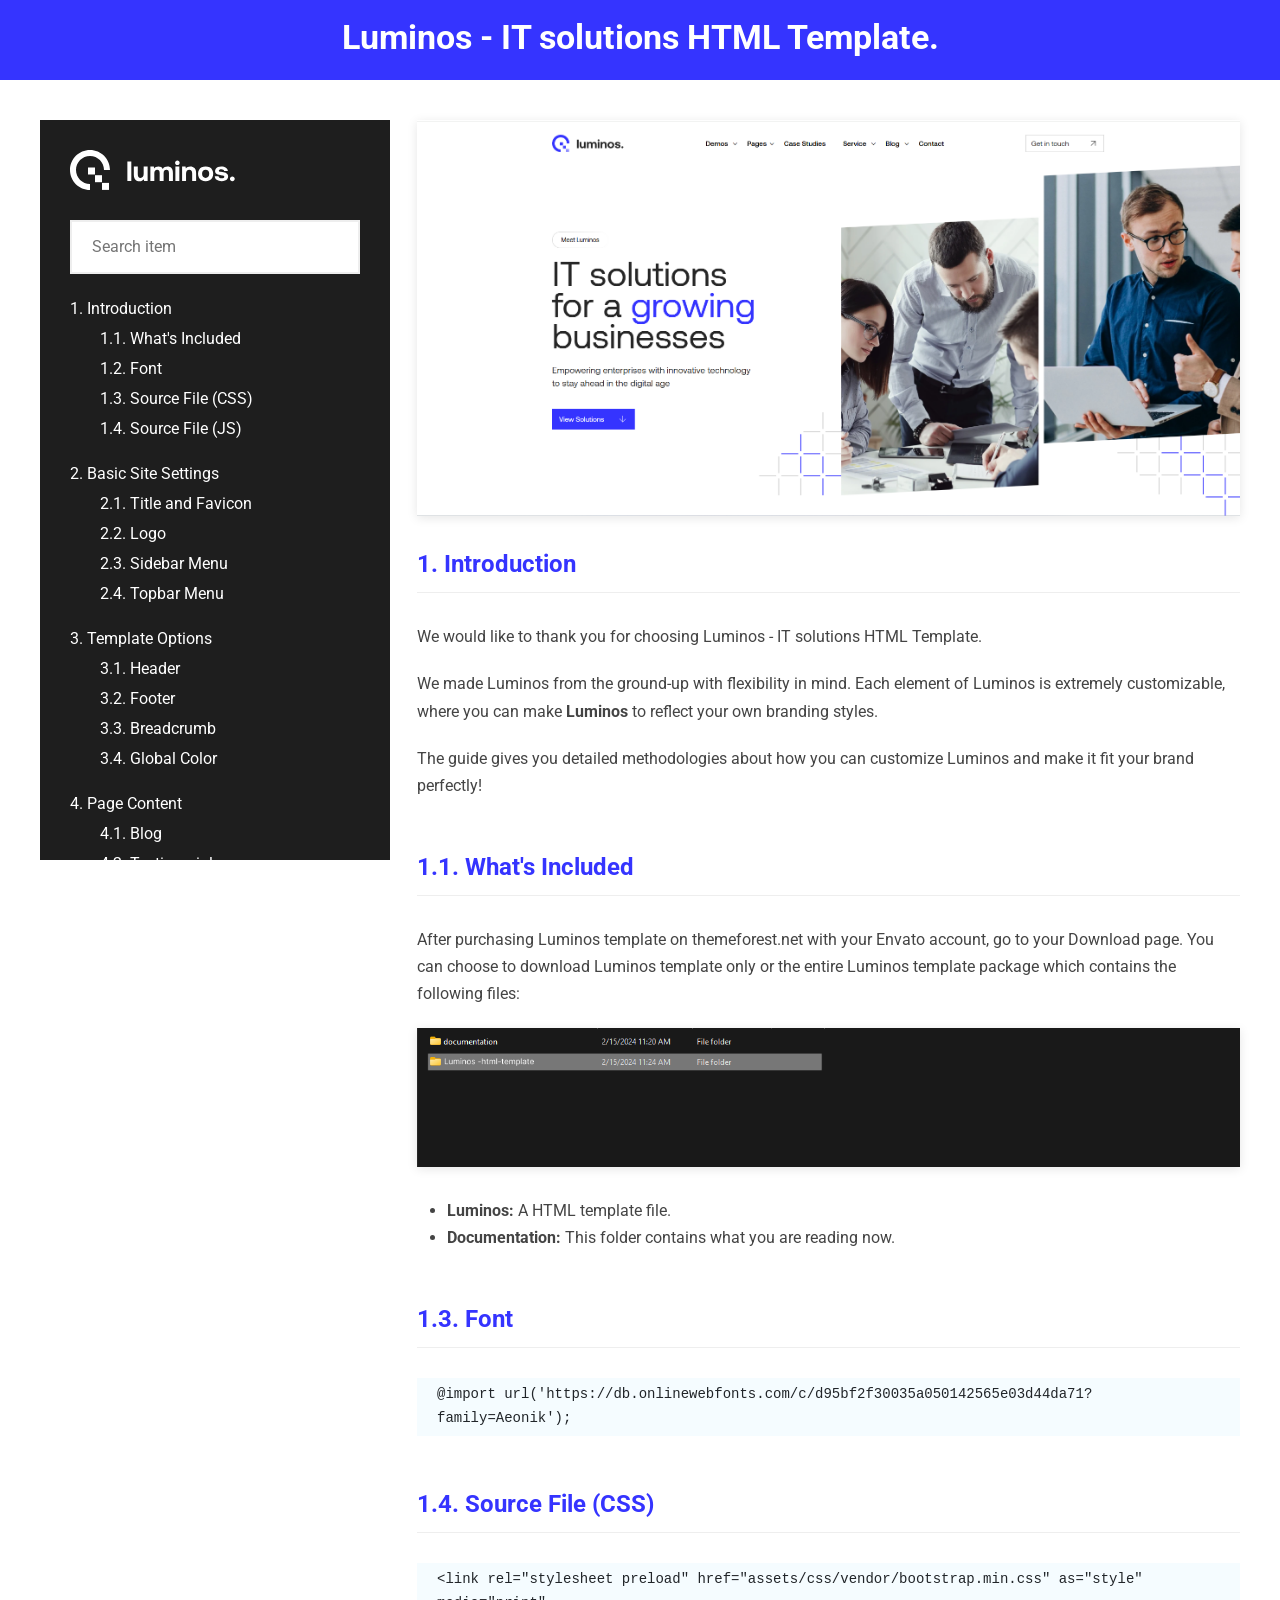
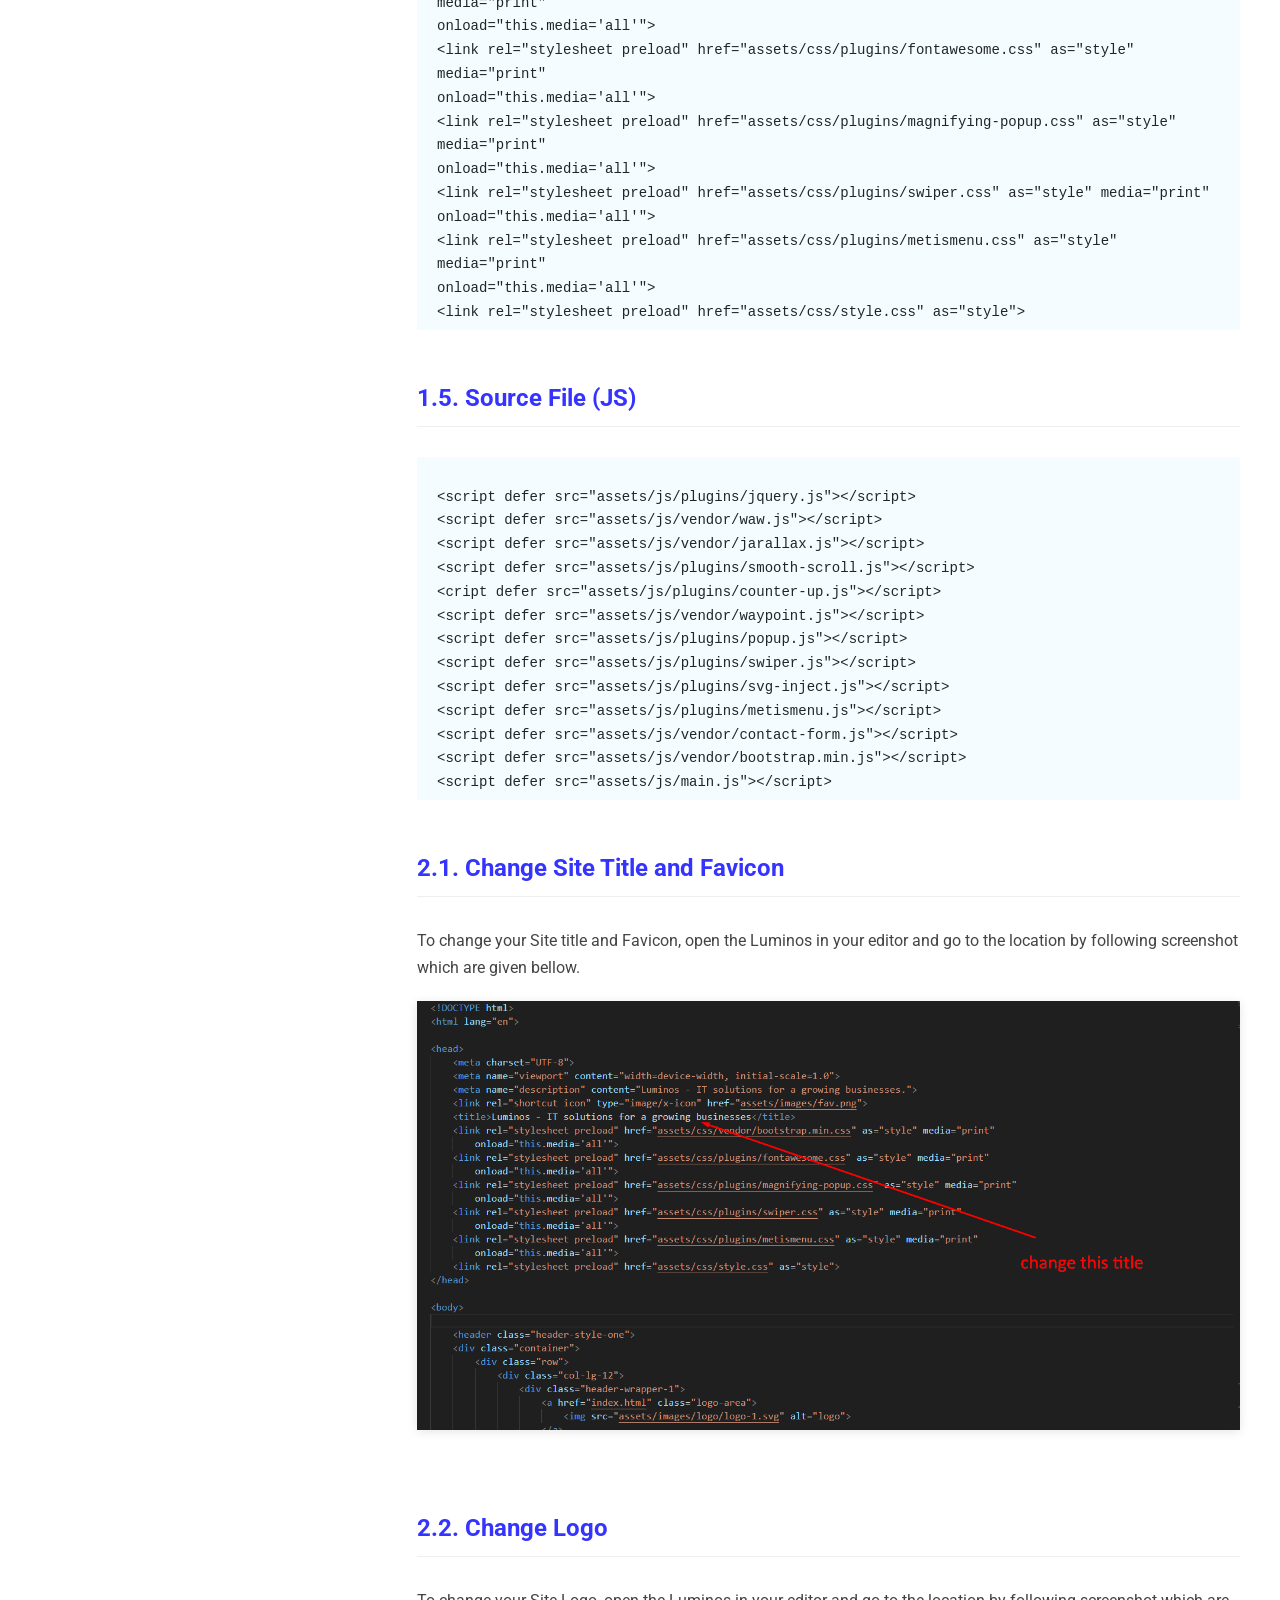
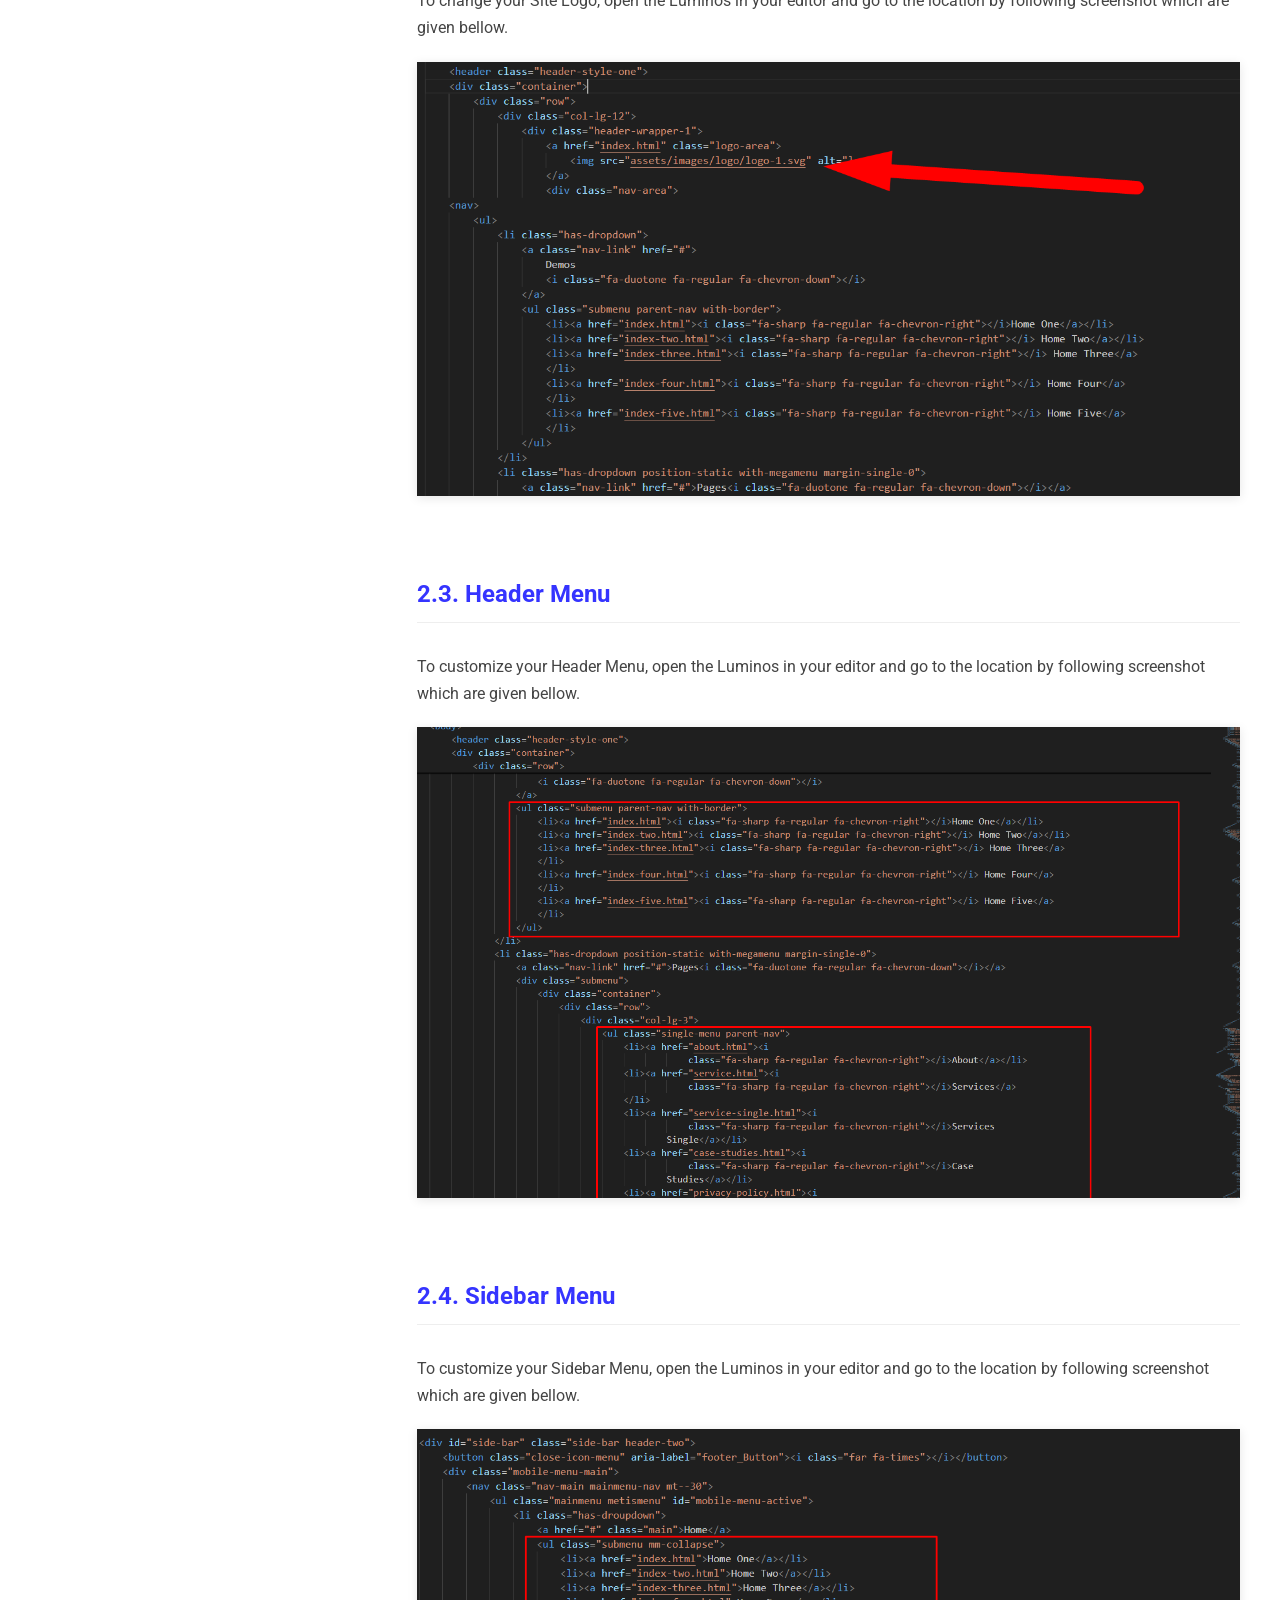
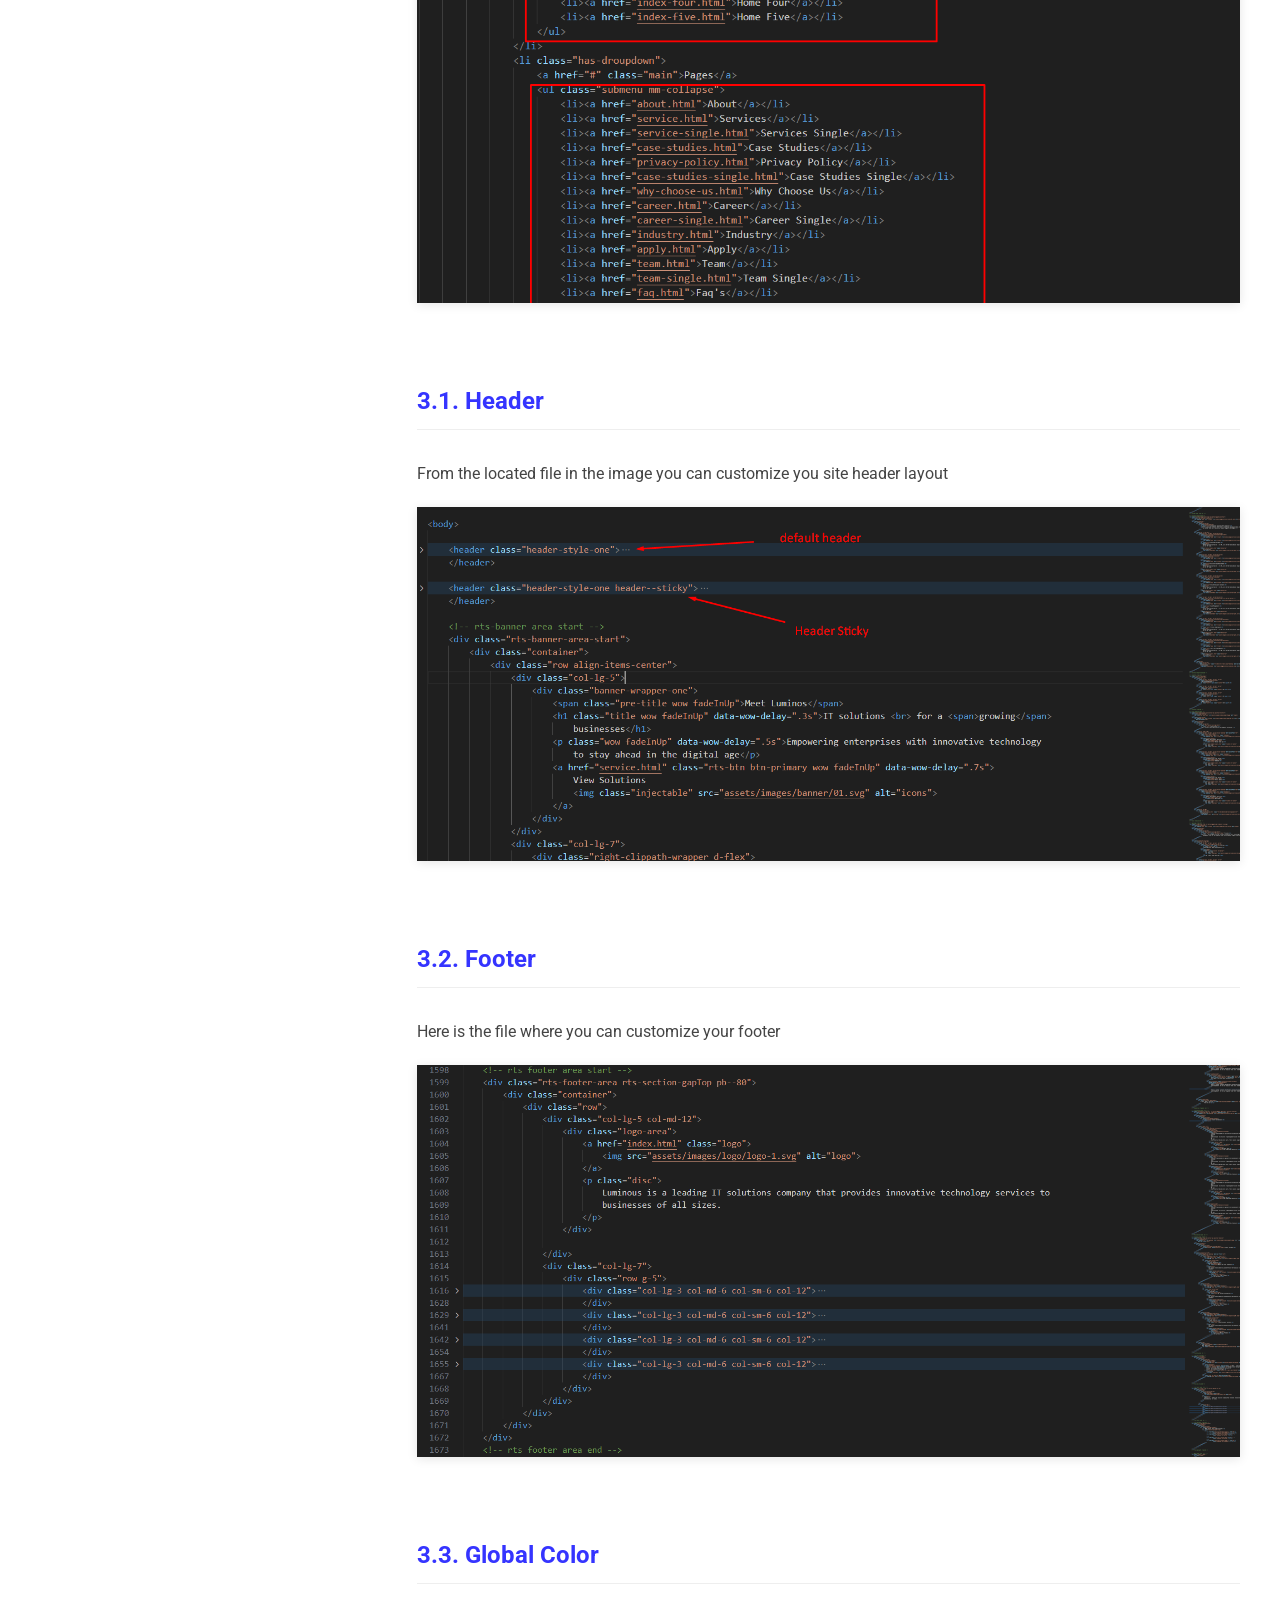
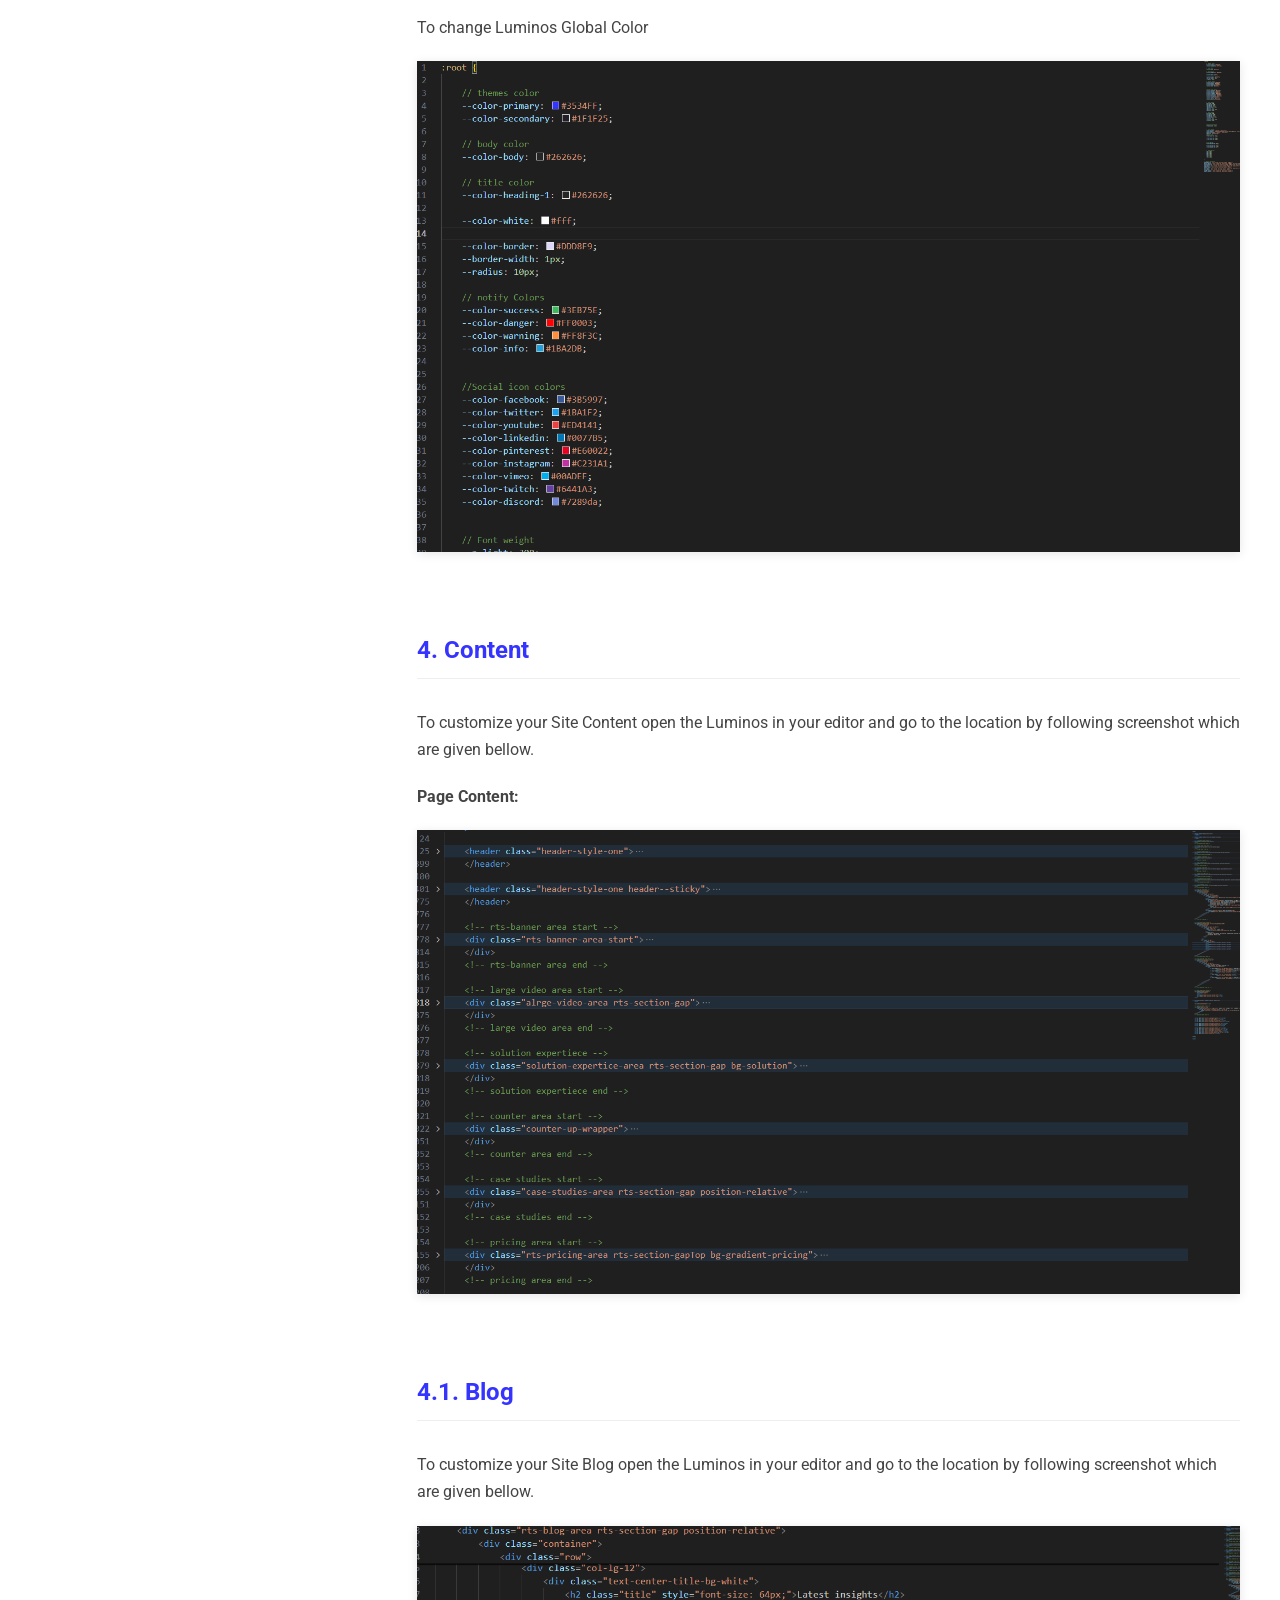
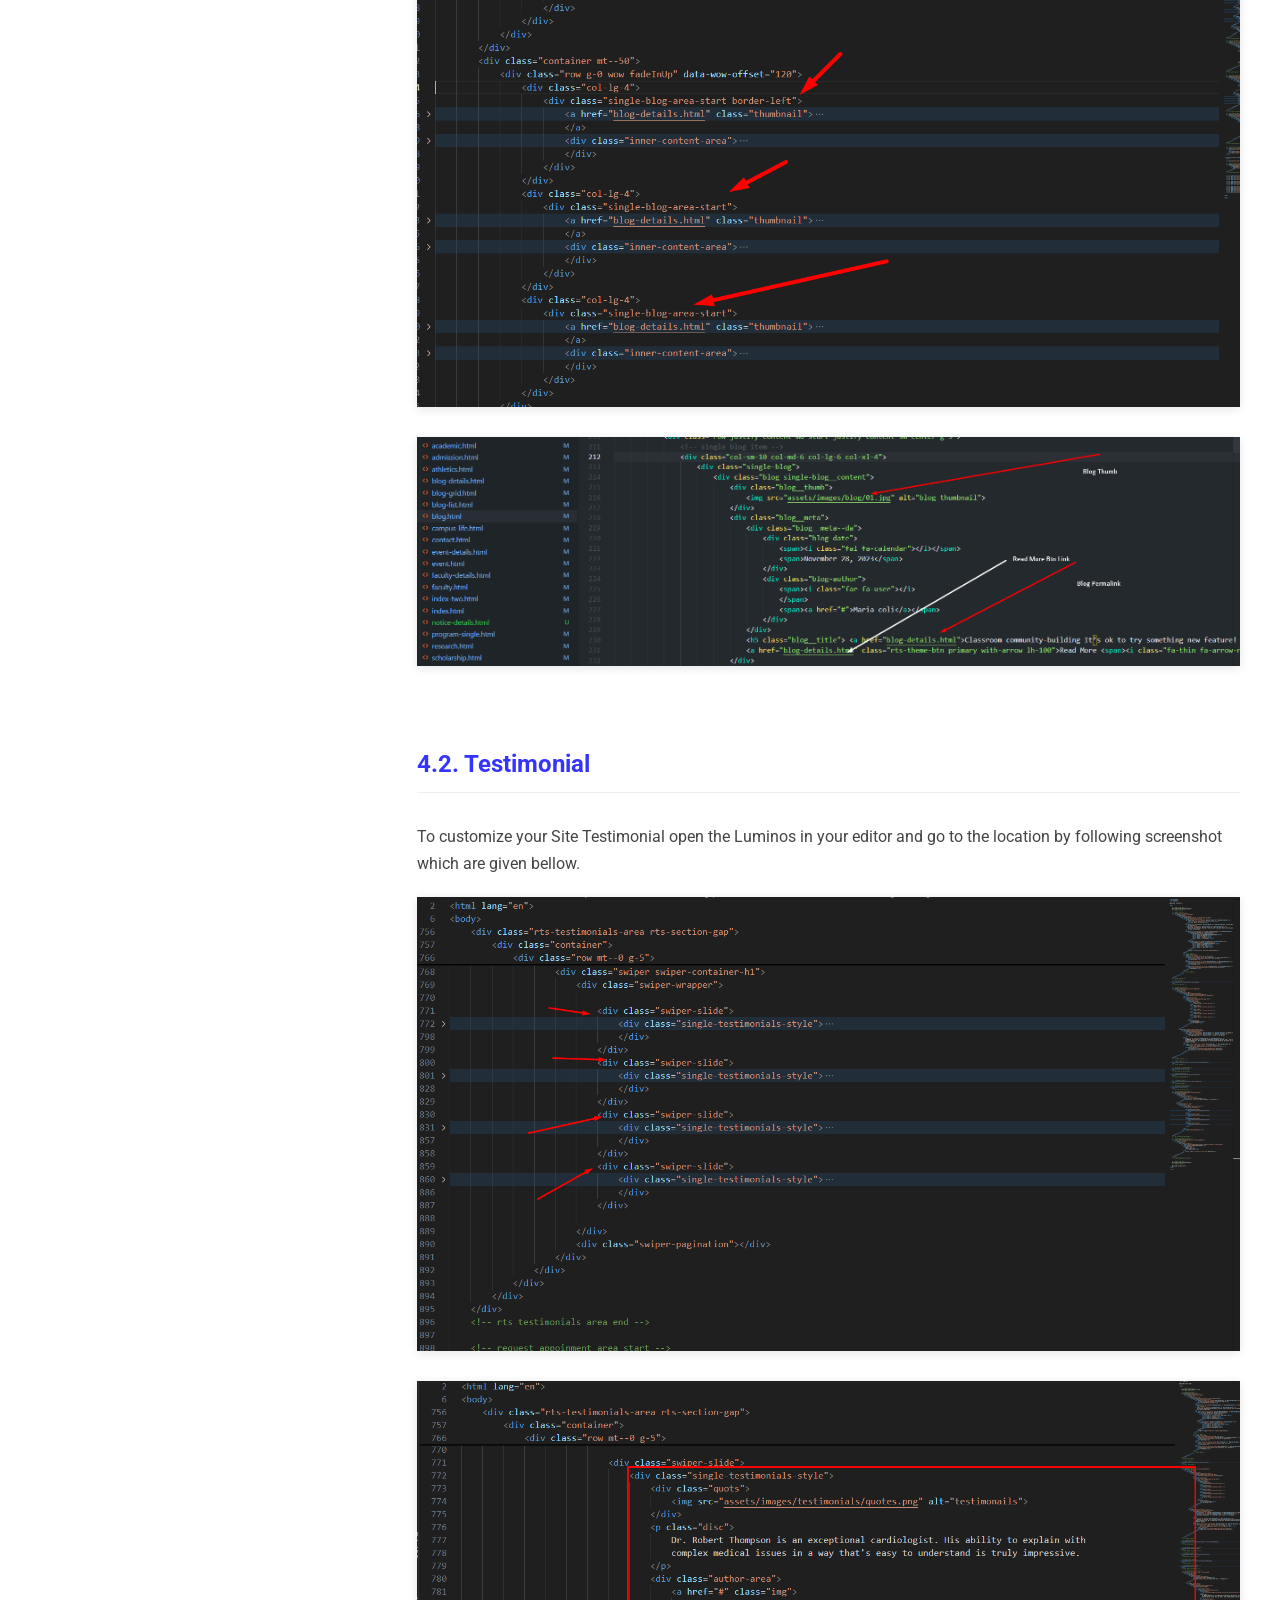
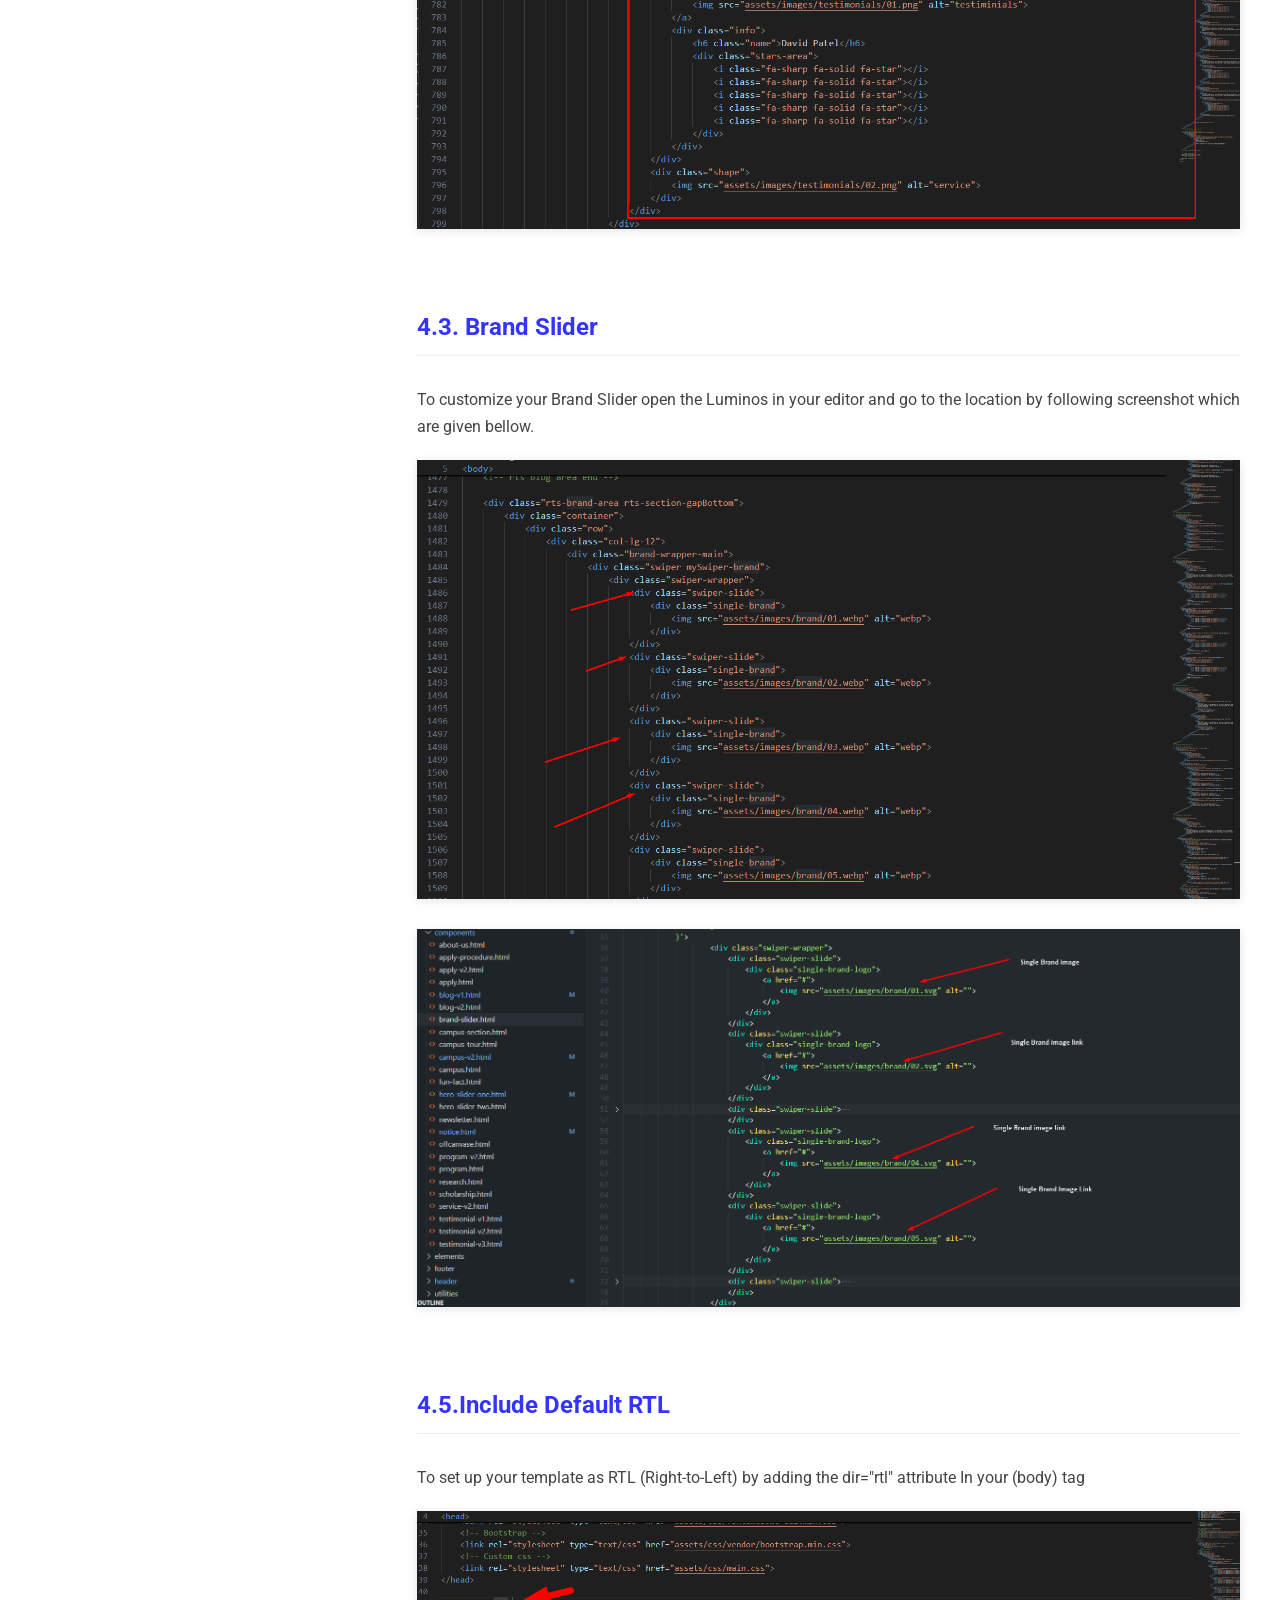
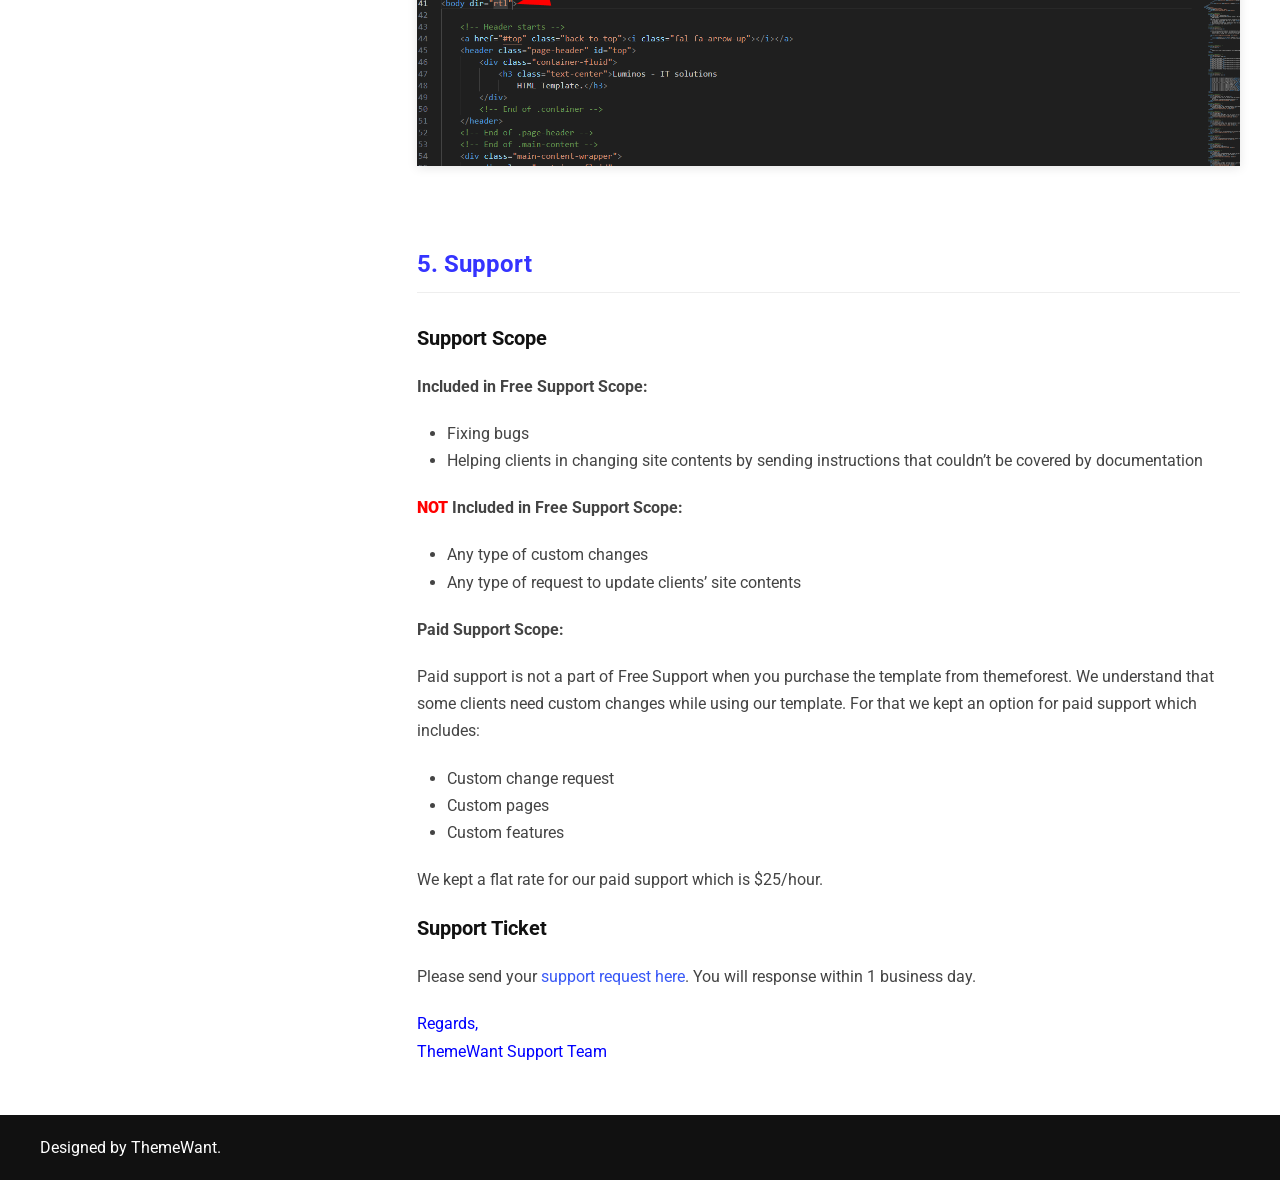
<file: luminos-documentation/index.html>
<!DOCTYPE html>
<html class="no-js" lang="zxx">

<head>
    <!-- Basic metas
        ======================================== -->
    <meta charset="utf-8">
    <meta name="author" content="">
    <meta name="description" content="">
    <meta name="keywords" content="">
    <!-- Mobile specific metas
        ======================================== -->
    <meta http-equiv="X-UA-Compatible" content="IE=edge">
    <meta name="viewport" content="width=device-width, initial-scale=1, shrink-to-fit=no">
    <meta name="msapplication-TileColor" content="#ffffff">
    <meta name="template-color" content="#ffffff">
    <meta property="og:locale" content="en_US" />
    <meta property="og:type" content="website" />
    <meta property="og:title" content="Documentation" />

    <link rel="shortcut icon" type="image/x-icon" href="assets/images/fav.png">


    <!-- Page Title
        ======================================== -->
    <title>Luminos - IT solutions
        HTML Template.</title>


    <meta name="template-color" content="#ffffff">
    <!-- Icon fonts
        ======================================== -->
    <link href="https://fonts.googleapis.com/css?family=Roboto:300,400,500,500i,700,700i,900" rel="stylesheet">
    <link rel="stylesheet" type="text/css" href="assets/css/fontawesome-all.min.css">
    <!-- Bootstrap -->
    <link rel="stylesheet" type="text/css" href="assets/css/vendor/bootstrap.min.css">
    <!-- Custom css -->
    <link rel="stylesheet" type="text/css" href="assets/css/main.css">
</head>

<body>

    <!-- Header starts -->
    <a href="#top" class="back-to-top"><i class="fal fa-arrow-up"></i></a>
    <header class="page-header" id="top">
        <div class="container-fluid">
            <h3 class="text-center">Luminos - IT solutions
                HTML Template.</h3>
        </div>
        <!-- End of .container -->
    </header>
    <!-- End of .page-header -->
    <!-- End of .main-content -->
    <div class="main-content-wrapper">
        <div class="container-fluid">
            <div class="main-content p-t-40">
                <aside class="sidebar-navigation">
                    <nav class="nav">
                        <div class="logo-wrapper m-b-30">
                            <img src="assets/images/logo.svg" alt="logo">
                        </div>
                        <form action="#" class="search-form m-b-20">
                            <div class="input-group">
                                <input type="text" class="search-input" placeholder="Search item">
                            </div>
                        </form>
                        <ol class="doc-nav">
                            <li>
                                <a class="nav-link" href="#section-1">Introduction</a>
                                <ol class="sub-nav">
                                    <li><a class="nav-link" href="#section-1-1">What's Included</a></li>
                                    <li><a class="nav-link" href="#section-1-3">Font</a></li>
                                    <li><a class="nav-link" href="#section-1-4">Source File (CSS)</a></li>
                                    <li><a class="nav-link" href="#section-1-5">Source File (JS)</a></li>
                                </ol>
                            </li>
                            <li>
                                <a class="nav-link" href="#section-2-1">Basic Site Settings</a>
                                <ol class="sub-nav">
                                    <li><a class="nav-link" href="#section-2-1">Title and Favicon</a></li>
                                    <li><a class="nav-link" href="#section-2-2">Logo</a></li>
                                    <li><a class="nav-link" href="#section-2-3">Sidebar Menu</a></li>
                                    <li><a class="nav-link" href="#section-2-4">Topbar Menu</a></li>
                                </ol>
                            </li>
                            <li>
                                <a class="nav-link" href="#section-3-1">Template Options</a>
                                <ol class="sub-nav">
                                    <li><a class="nav-link" href="#section-3-1">Header</a></li>
                                    <li><a class="nav-link" href="#section-3-2">Footer</a></li>
                                    <li><a class="nav-link" href="#section-3-3">Breadcrumb</a></li>
                                    <li><a class="nav-link" href="#section-3-4">Global Color</a></li>
                                </ol>
                            </li>
                            <li>
                                <a class="nav-link" href="#section-4">Page Content</a>
                                <ol class="sub-nav">
                                    <li><a class="nav-link" href="#section-4-1">Blog</a></li>
                                    <li><a class="nav-link" href="#section-4-2">Testimonial</a></li>
                                    <li><a class="nav-link" href="#section-4-3">Brand Slider</a></li>
                                </ol>
                            </li>
                            <li><a class="nav-link" href="#section-5">Support</a></li>
                        </ol>
                    </nav>
                </aside>
                <main class="main">
                    <div class="filterable-wrapper">
                        <div className="banner-wrapper mb-30">
                            <img src="assets/images/banner.png" alt="banner">
                        </div>

                        <!-- Start of #section-1 -->
                        <section id="section-1">
                            <h3 class="mt-0">1. Introduction</h3>
                            <p>We would like to thank you for choosing Luminos - IT solutions
                                HTML Template.
                            </p>
                            <p>We made Luminos from the ground-up with flexibility in mind. Each element of Luminos
                                is extremely customizable, where you can make <strong>Luminos</strong> to reflect your
                                own branding styles.</p>
                            <p> The guide gives you detailed methodologies about how you can customize Luminos and
                                make it fit your brand perfectly! </p>
                        </section>

                        <!-- Start of #section-1.1 -->
                        <section id="section-1-1">
                            <h3>1.1. What's Included</h3>

                            <p>After purchasing Luminos template on themeforest.net with your Envato account, go to your
                                Download page. You can choose to download Luminos template only or the entire
                                Luminos template package which contains the following files:</p>

                            <img src="assets/images/doc/include.png" alt="Luminos">
                            <ul>
                                <li><strong>Luminos:</strong> A HTML template file.</li>
                                <li><strong>Documentation:</strong> This folder contains what you are reading now.</li>
                            </ul>


                        </section>


                        <!-- Start of #section-1.3 -->
                        <section id="section-1-3">
                            <h3>1.3. Font</h3>

                            <pre>
                                @import url('https://db.onlinewebfonts.com/c/d95bf2f30035a050142565e03d44da71?family=Aeonik');
                        </pre>
                        </section>

                        <!-- Start of #section-1.4 -->
                        <section id="section-1-4">
                            <h3>1.4. Source File (CSS)</h3>
                            <pre>
                            &lt;link rel="stylesheet preload" href="assets/css/vendor/bootstrap.min.css" as="style" media="print"
                            onload="this.media='all'"&gt;
                            &lt;link rel="stylesheet preload" href="assets/css/plugins/fontawesome.css" as="style" media="print"
                            onload="this.media='all'"&gt;
                            &lt;link rel="stylesheet preload" href="assets/css/plugins/magnifying-popup.css" as="style" media="print"
                            onload="this.media='all'"&gt;
                            &lt;link rel="stylesheet preload" href="assets/css/plugins/swiper.css" as="style" media="print"
                            onload="this.media='all'"&gt;
                            &lt;link rel="stylesheet preload" href="assets/css/plugins/metismenu.css" as="style" media="print"
                            onload="this.media='all'"&gt;
                            &lt;link rel="stylesheet preload" href="assets/css/style.css" as="style"&gt;
                        </pre>
                        </section>

                        <!-- Start of #section-1.5 -->
                        <section id="section-1-5">
                            <h3>1.5. Source File (JS)</h3>
                            <pre>

                            &lt;script defer src="assets/js/plugins/jquery.js"&gt;&lt;/script&gt;
                            &lt;script defer src="assets/js/vendor/waw.js"&gt;&lt;/script&gt;
                            &lt;script defer src="assets/js/vendor/jarallax.js"&gt;&lt;/script&gt;
                            &lt;script defer src="assets/js/plugins/smooth-scroll.js"&gt;&lt;/script&gt;
                            &lt;cript defer src="assets/js/plugins/counter-up.js"&gt;&lt;/script&gt;
                            &lt;script defer src="assets/js/vendor/waypoint.js"&gt;&lt;/script&gt;
                            &lt;script defer src="assets/js/plugins/popup.js"&gt;&lt;/script&gt;
                            &lt;script defer src="assets/js/plugins/swiper.js"&gt;&lt;/script&gt;
                            &lt;script defer src="assets/js/plugins/svg-inject.js"&gt;&lt;/script&gt;
                            &lt;script defer src="assets/js/plugins/metismenu.js"&gt;&lt;/script&gt;
                            &lt;script defer src="assets/js/vendor/contact-form.js"&gt;&lt;/script&gt;
                            &lt;script defer src="assets/js/vendor/bootstrap.min.js"&gt;&lt;/script&gt;
                            &lt;script defer src="assets/js/main.js"&gt;&lt;/script&gt;
                        </pre>
                        </section>

                        <!-- Start of #section-2.1 -->
                        <section id="section-2-1">
                            <h3>2.1. Change Site Title and Favicon</h3>
                            <p>To change your Site title and Favicon, open the Luminos in your editor and go to the
                                location
                                by following screenshot which are given bellow.</p>
                            <img src="assets/images/doc/title.png" alt="doc">
                        </section>

                        <!-- Start of #section-2.2 -->
                        <section id="section-2-2">
                            <h3>2.2. Change Logo</h3>
                            <p>To change your Site Logo, open the Luminos in your editor and go to the location by
                                following screenshot which are given bellow.</p>
                            <img src="assets/images/doc/logo.png" alt="doc">
                        </section>

                        <!-- Start of #section-2.3 -->
                        <section id="section-2-3">
                            <h3>2.3. Header Menu</h3>
                            <p>To customize your Header Menu, open the Luminos in your editor and go to the location by
                                following screenshot which are given bellow.</p>
                            <img src="assets/images/doc/menu-header.png" alt="doc">
                        </section>

                        <!-- Start of #section-2.4 -->
                        <section id="section-2-4">
                            <h3>2.4. Sidebar Menu</h3>
                            <p>To customize your Sidebar Menu, open the Luminos in your editor and go to the location by
                                following screenshot which are given bellow.</p>
                            <img src="assets/images/doc/menu-sidebar.png" alt="doc">
                        </section>

                        <!-- Start of #section-3.1 -->
                        <section id="section-3-1">
                            <h3>3.1. Header</h3>
                            <p>From the located file in the image you can customize you site header layout</p>
                            <img src="assets/images/doc/header.png" alt="doc">
                        </section>

                        <!-- Start of #section-3.2 -->
                        <section id="section-3-2">
                            <h3>3.2. Footer</h3>
                            <p>Here is the file where you can customize your footer</p>
                            <img src="assets/images/doc/footer.png" alt="doc">
                        </section>


                        <!-- Start of #section-3.3 -->
                        <section id="section-3-4">
                            <h3>3.3. Global Color</h3>
                            <p>To change Luminos Global Color</p>
                            <img src="assets/images/doc/color.png" alt="doc">
                        </section>

                        <!-- Start of #section-4 -->
                        <section id="section-4">
                            <h3>4. Content</h3>
                            <p>To customize your Site Content open the Luminos in your editor and go to the location by
                                following screenshot which are given bellow.</p>
                            <p><strong>Page Content:</strong></p>
                            <img src="assets/images/doc/content.png" alt="doc">
                        </section>

                        <!-- Start of #section-4.6 -->
                        <section id="section-4-1">
                            <h3>4.1. Blog</h3>
                            <p>To customize your Site Blog open the Luminos in your editor and go to the location by
                                following screenshot which are given bellow.</p>
                            <img src="assets/images/doc/blog1.png" alt="doc">
                            <img src="assets/images/doc/blog2.png" alt="doc">
                        </section>


                        <!-- Start of #section-4.9 -->
                        <section id="section-4-2">
                            <h3>4.2. Testimonial</h3>
                            <p>To customize your Site Testimonial open the Luminos in your editor and go to the location
                                by following screenshot which are given bellow.</p>
                            <img src="assets/images/doc/testimonial2.png" alt="doc">
                            <img src="assets/images/doc/testimonial1.png" alt="doc">
                        </section>

                        <!-- Start of #section-4.10 -->
                        <section id="section-4-3">
                            <h3>4.3. Brand Slider</h3>
                            <p>To customize your Brand Slider open the Luminos in your editor and go to the location by
                                following screenshot which are given bellow.</p>
                            <img src="assets/images/doc/brand_slider-1.png" alt="doc">
                            <img src="assets/images/doc/brand_slider-2.png" alt="doc">
                        </section>

                        <section id="section-4-3">
                            <h3>4.5.Include Default RTL</h3>
                            <p>To set up your template as RTL (Right-to-Left) by adding the dir="rtl" attribute In your
                                (body) tag</p>
                            <img src="assets/images/doc/rtl.png" alt="doc">
                        </section>



                        <!-- Start of #section-5 -->
                        <section id="section-5">
                            <h3>5. Support</h3>
                            <h4>Support Scope</h4>
                            <p><strong>Included in Free Support Scope:</strong></p>
                            <ul>
                                <li>Fixing bugs</li>
                                <li>Helping clients in changing site contents by sending instructions that couldn’t be
                                    covered by documentation
                                </li>
                            </ul>
                            <p><strong><strong style="color:red">NOT</strong> Included in Free Support Scope:</strong>
                            </p>
                            <ul>
                                <li>Any type of custom changes</li>
                                <li>Any type of request to update clients’ site contents</li>
                            </ul>
                            <p><strong>Paid Support Scope:</strong></p>
                            <p>Paid support is not a part of Free Support when you purchase the template from
                                themeforest.
                                We understand that some clients need custom changes while using our template. For that
                                we
                                kept an option for paid support which includes:</p>
                            <ul>
                                <li>Custom change request</li>
                                <li>Custom pages</li>
                                <li>Custom features</li>
                            </ul>
                            <p>We kept a flat rate for our paid support which is $25/hour.</p>

                            <h4>Support Ticket</h4>
                            <p>Please send your <a target="_blank" href="https://themewant.com/envato-support/">support
                                    request
                                    here</a>.
                                You will response within 1
                                business day.</p>
                        </section>

                        <section>
                            <p style="color:blue">Regards, <br>ThemeWant Support Team</p>
                        </section>
                    </div>
                    <!-- End of .filterable-wrapper -->
                </main>
            </div>
            <!-- End of .main-content -->
        </div>
        <!-- End of .container -->
    </div>
    <!-- End of .main-content -->
    <footer class="page-footer">
        <div class="container-fluid">
            <p>Designed by <a href="https://themewant.com/">ThemeWant</a>.</p>
        </div>
        <!-- End of .page-footer -->
    </footer>
    <!-- End of .page-footer -->
    <!-- Javascripts
    ======================================= -->
    <!-- jQuery -->
    <script src="assets/js/vendor/jquery.min.js"></script>
    <script src="assets/js/vendor/jquery-migrate.min.js"></script>
    <script src="assets/js/vendor/bootstrap.bundle.min.js"></script>
    <!-- jQuery Easing Plugin -->
    <script src="assets/js/vendor/easing-1.3.js"></script>
    <!-- Custom Script -->
    <script src="assets/js/main.js"></script>
    <script>
        if (/MSIE \d|Trident.*rv:/.test(navigator.userAgent)) {
            document.write('<script src="https://cdn.jsdelivr.net/npm/css-vars-ponyfill@1"><\/script>');
            document.write('<script src="assets/js/ie.js"><\/script>');
        }
    </script>
</body>

</html>
</file>
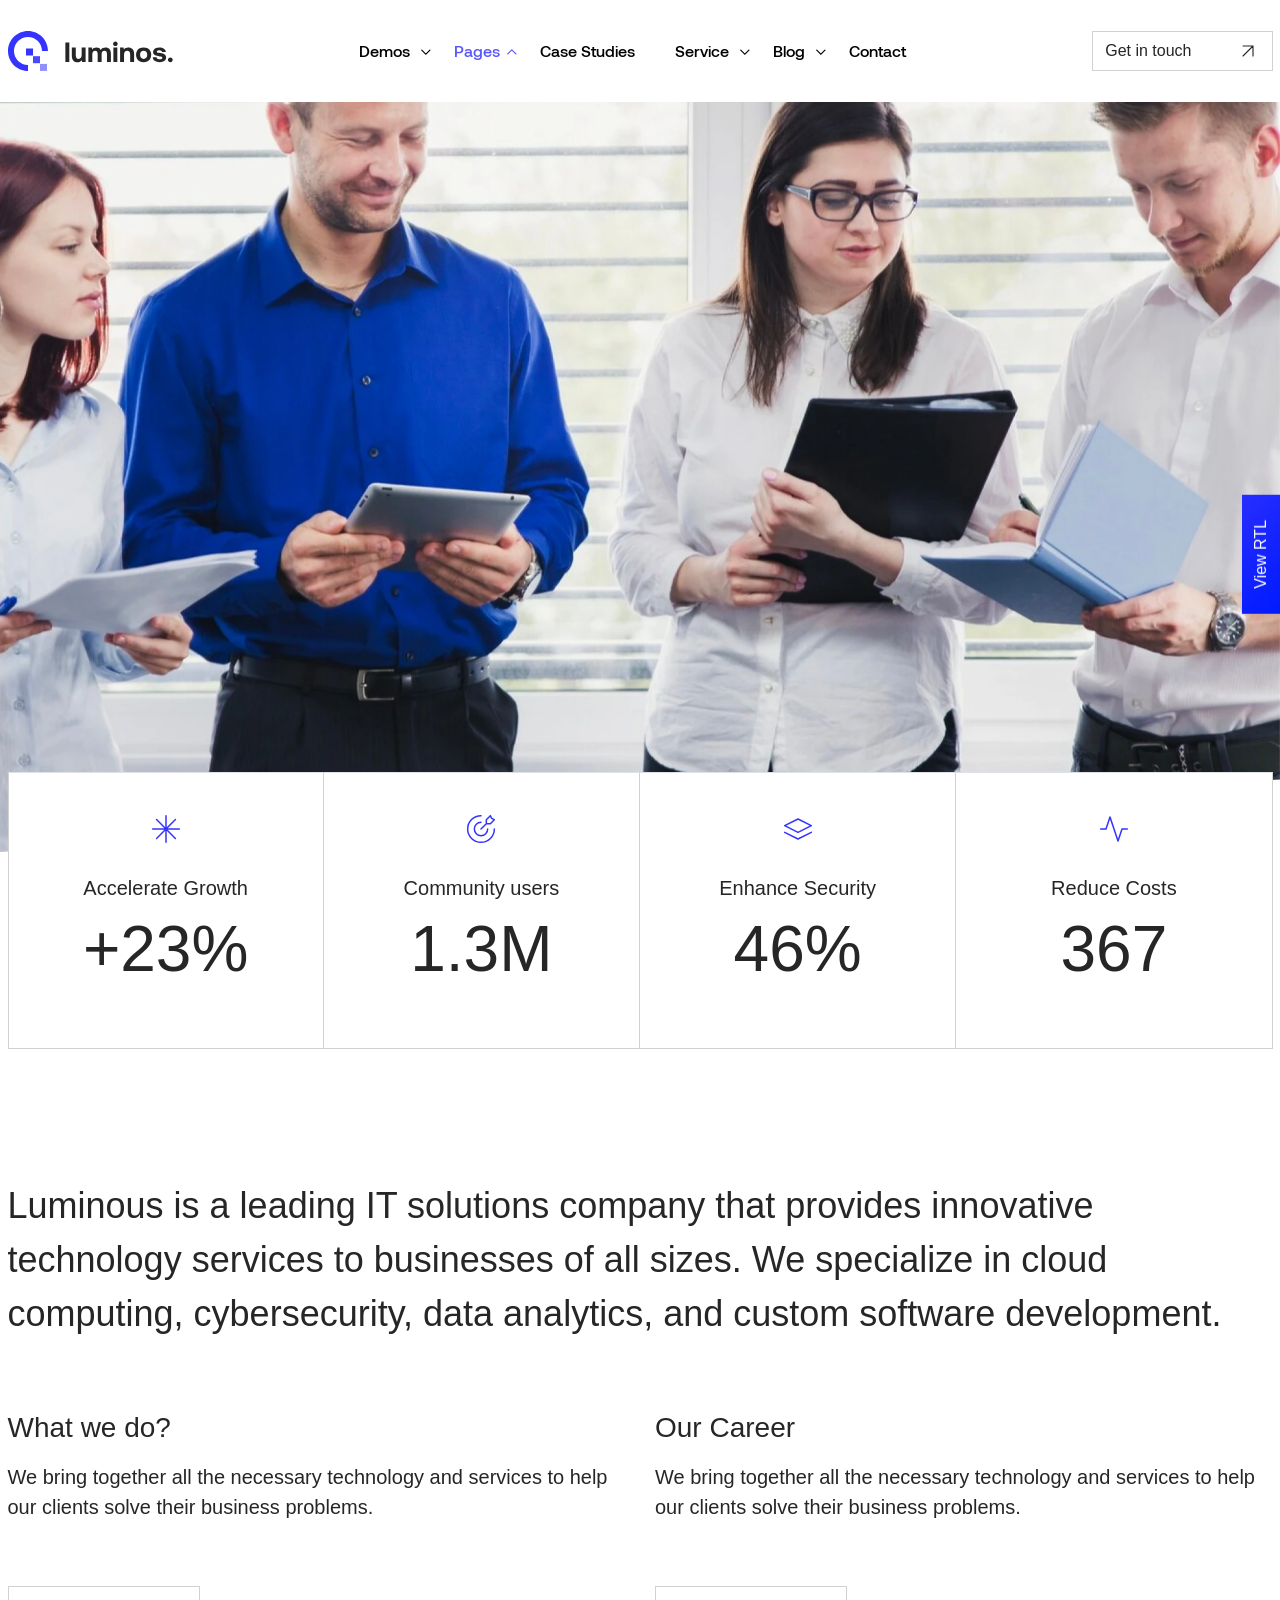
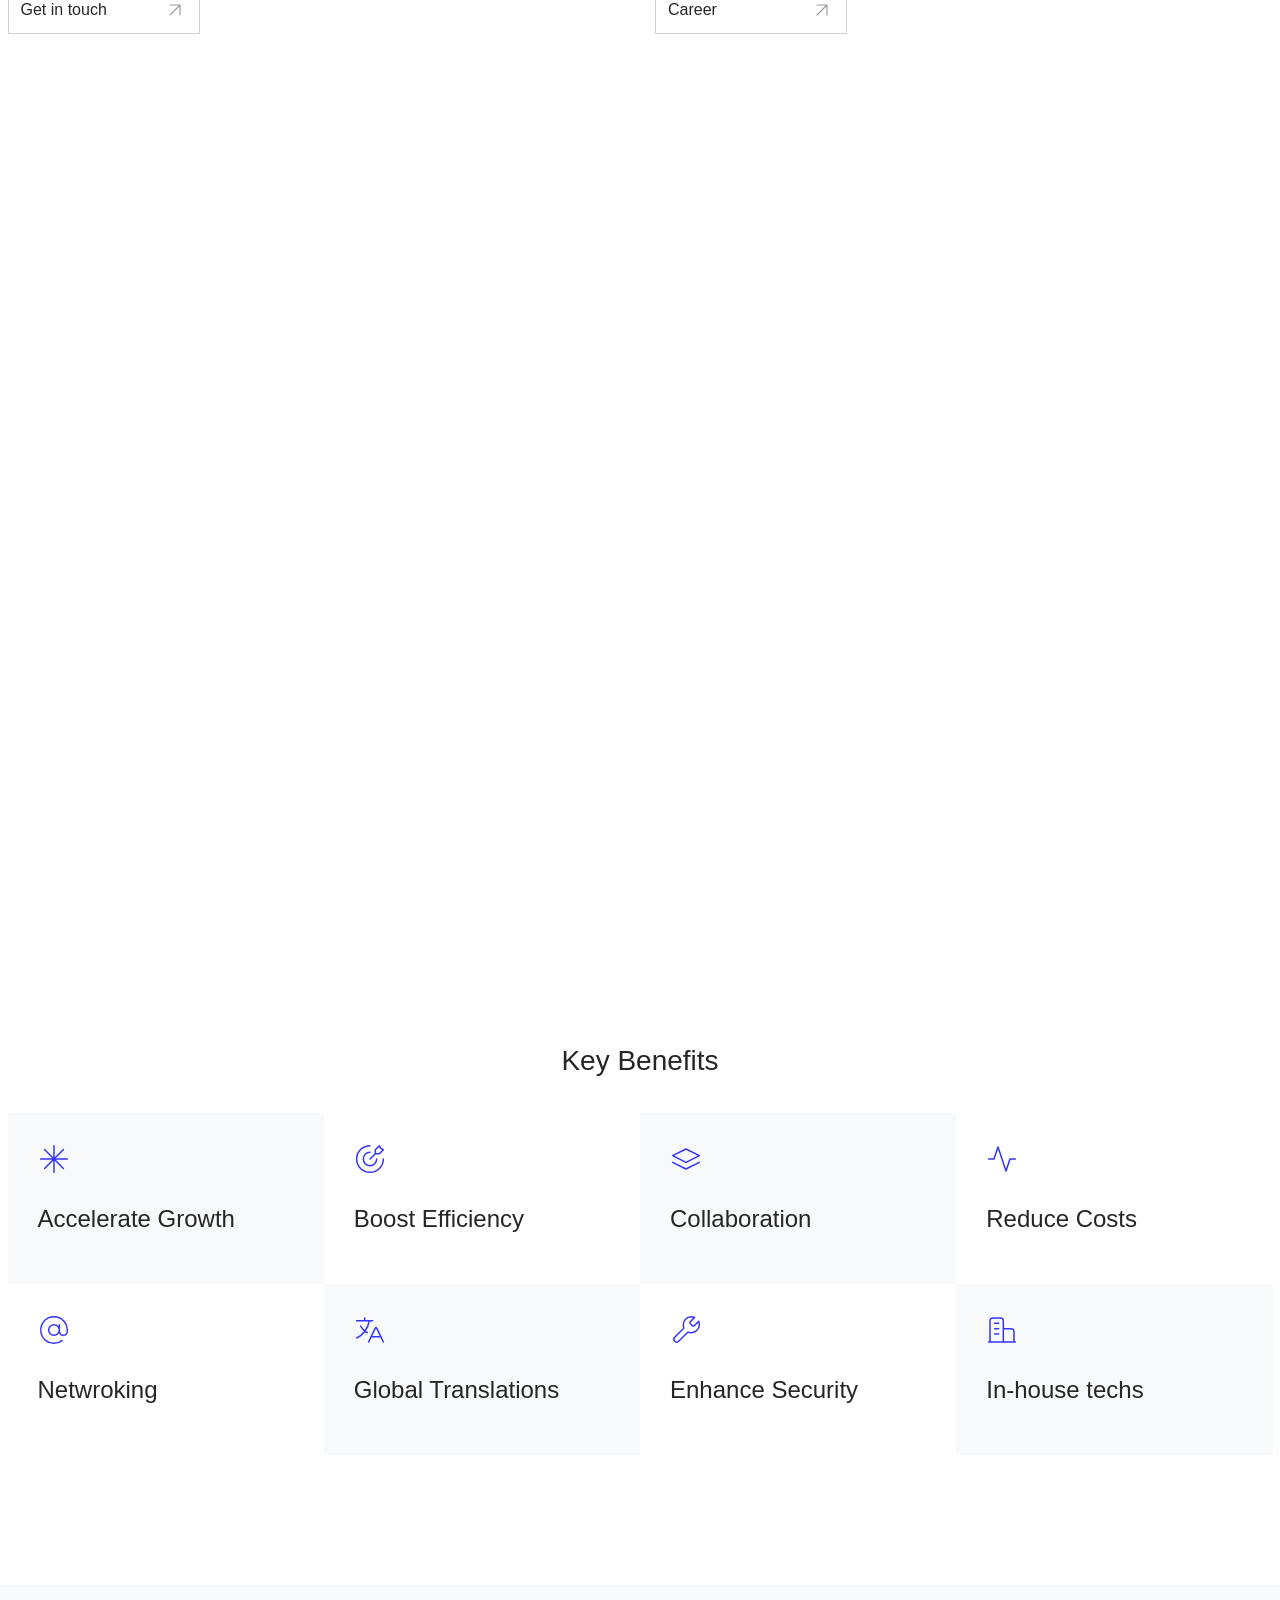
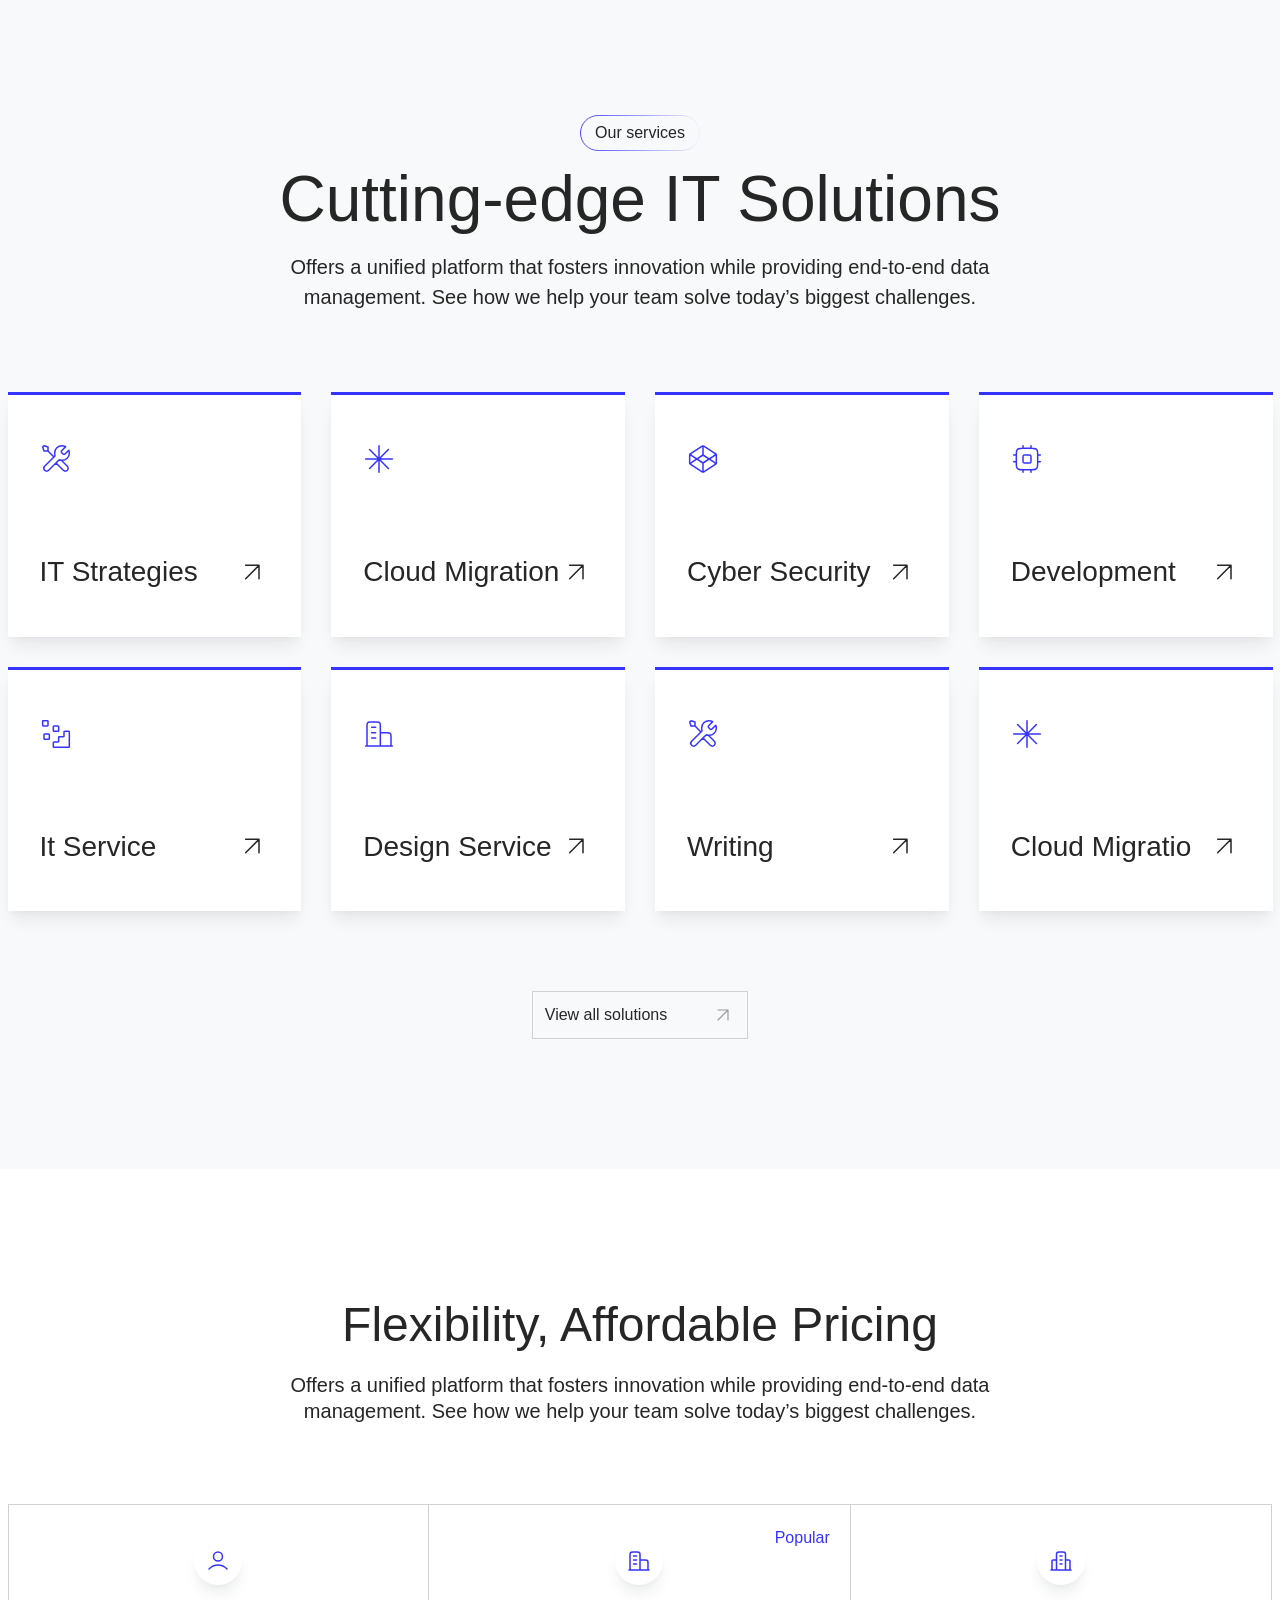
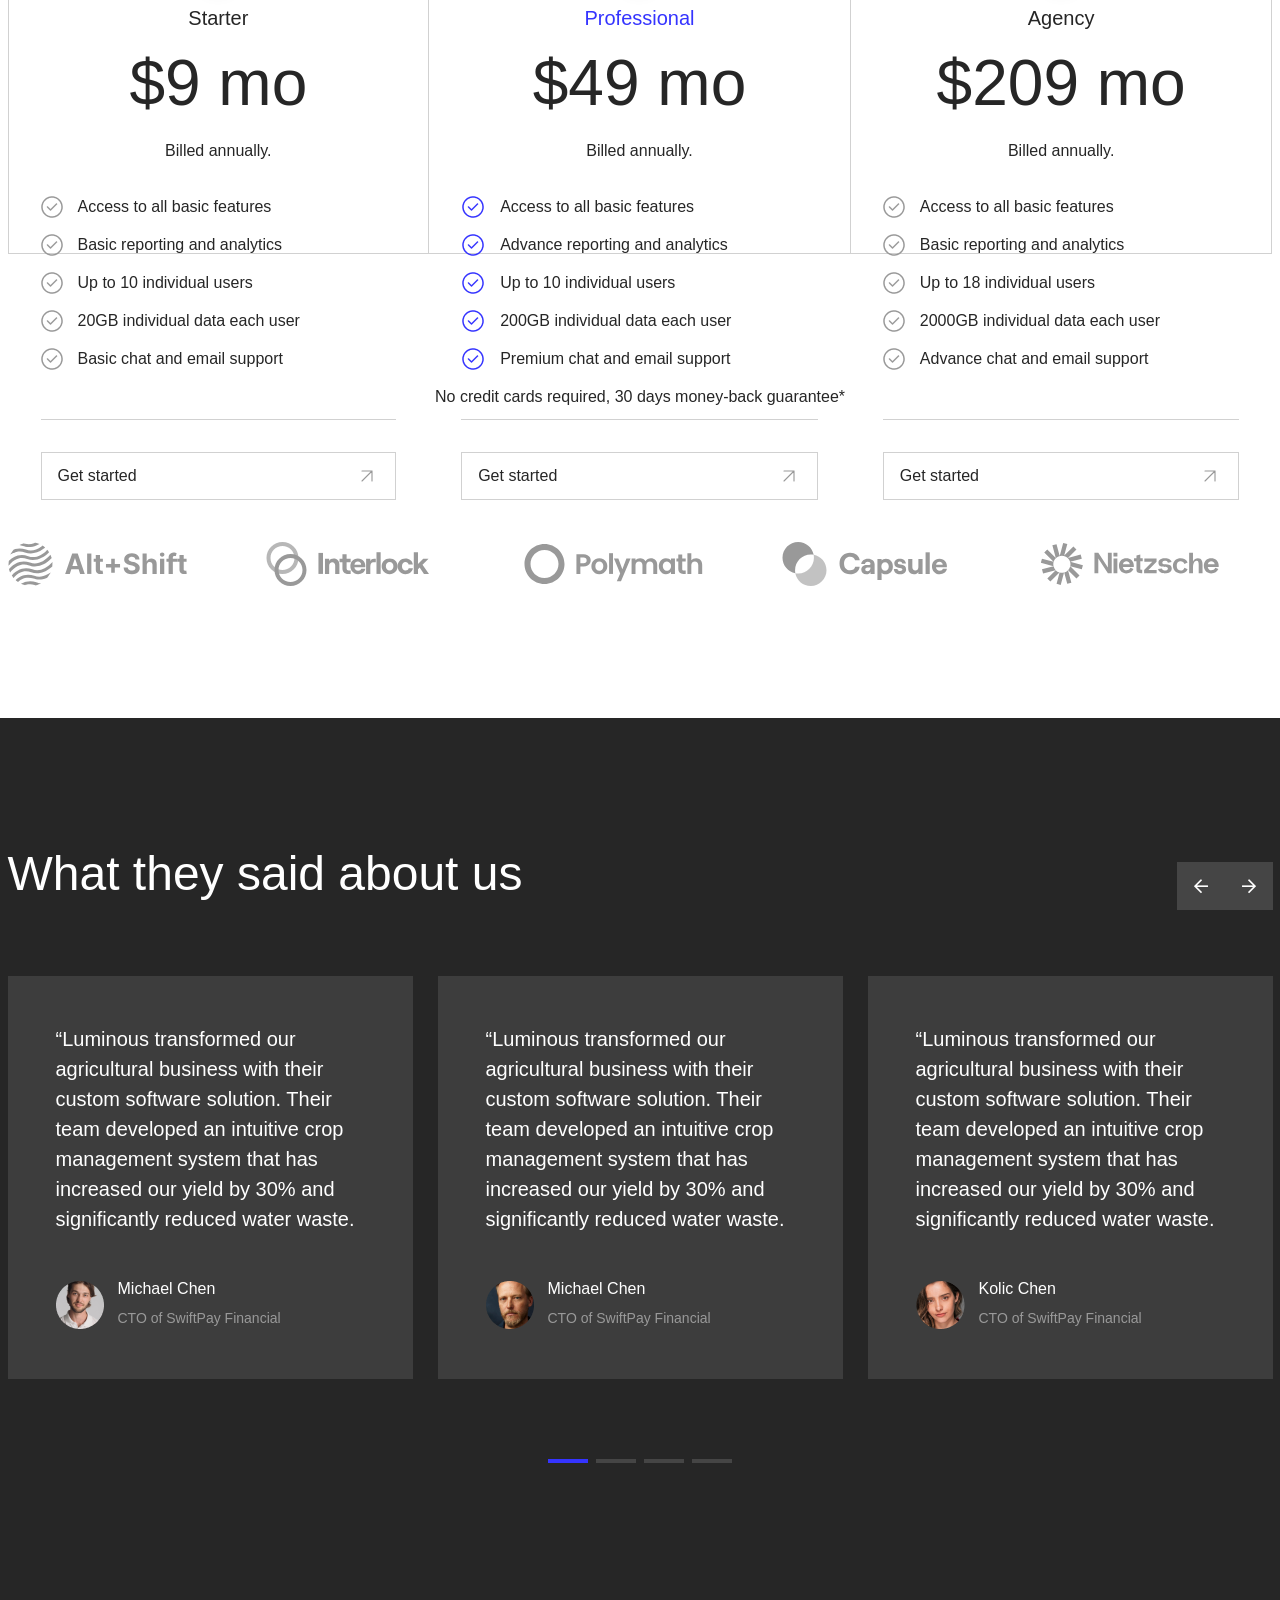
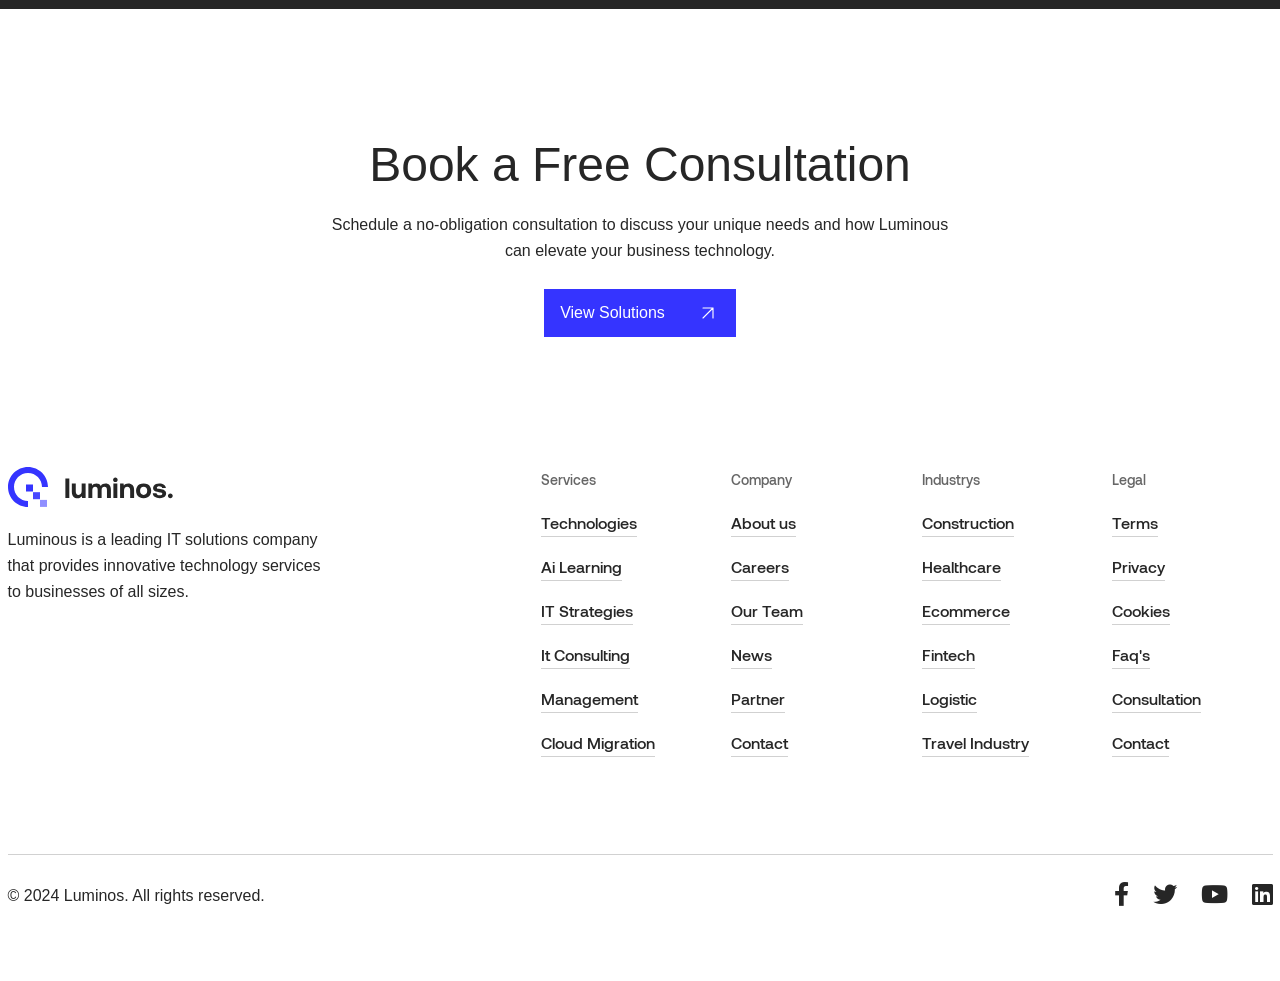
<file: luminos-html/about.html>
<!DOCTYPE html>
<html lang="en">

<head>
    <meta charset="UTF-8">
    <meta name="viewport" content="width=device-width, initial-scale=1.0">
    <meta name="description" content="Luminos - IT solutions for a growing businesses.">
    <link rel="shortcut icon" type="image/x-icon" href="assets/images/fav.png">
    <title>Luminos - IT solutions for a growing businesses</title>
    <link rel="stylesheet preload" href="assets/css/vendor/bootstrap.min.css" as="style" media="print"
        onload="this.media='all'">
    <link rel="stylesheet preload" href="assets/css/plugins/fontawesome.css" as="style" media="print"
        onload="this.media='all'">
    <link rel="stylesheet preload" href="assets/css/plugins/magnifying-popup.css" as="style" media="print"
        onload="this.media='all'">
    <link rel="stylesheet preload" href="assets/css/plugins/swiper.css" as="style" media="print"
        onload="this.media='all'">
    <link rel="stylesheet preload" href="assets/css/plugins/metismenu.css" as="style" media="print"
        onload="this.media='all'">
    <link rel="stylesheet preload" href="assets/css/style.css" as="style">
</head>

<body>
    <header class="header-style-one">
    <div class="container">
        <div class="row">
            <div class="col-lg-12">
                <div class="header-wrapper-1">
                    <a href="index.html" class="logo-area">
                        <img src="assets/images/logo/logo-1.svg" alt="logo">
                    </a>
                    <div class="nav-area">
    <nav>
        <ul>
            <li class="has-dropdown">
                <a class="nav-link" href="#">
                    Demos
                    <i class="fa-duotone fa-regular fa-chevron-down"></i>
                </a>
                <ul class="submenu parent-nav with-border">
                    <li><a href="index.html"><i class="fa-sharp fa-regular fa-chevron-right"></i>Home One</a></li>
                    <li><a href="index-two.html"><i class="fa-sharp fa-regular fa-chevron-right"></i> Home Two</a></li>
                    <li><a href="index-three.html"><i class="fa-sharp fa-regular fa-chevron-right"></i> Home Three</a>
                    </li>
                    <li><a href="index-four.html"><i class="fa-sharp fa-regular fa-chevron-right"></i> Home Four</a>
                    </li>
                    <li><a href="index-five.html"><i class="fa-sharp fa-regular fa-chevron-right"></i> Home Five</a>
                    </li>
                </ul>
            </li>
            <li class="has-dropdown position-static with-megamenu margin-single-0">
                <a class="nav-link" href="#">Pages<i class="fa-duotone fa-regular fa-chevron-down"></i></a>
                <div class="submenu">
                    <div class="container">
                        <div class="row">
                            <div class="col-lg-3">
                                <ul class="single-menu parent-nav">
                                    <li><a href="about.html"><i
                                                class="fa-sharp fa-regular fa-chevron-right"></i>About</a></li>
                                    <li><a href="service.html"><i
                                                class="fa-sharp fa-regular fa-chevron-right"></i>Services</a>
                                    </li>
                                    <li><a href="service-single.html"><i
                                                class="fa-sharp fa-regular fa-chevron-right"></i>Services
                                            Single</a></li>
                                    <li><a href="pricing.html"><i
                                                class="fa-sharp fa-regular fa-chevron-right"></i>Pricing Plan</a></li>
                                    <li><a href="case-studies.html"><i
                                                class="fa-sharp fa-regular fa-chevron-right"></i>Case
                                            Studies</a></li>
                                    <li><a href="privacy-policy.html"><i
                                                class="fa-sharp fa-regular fa-chevron-right"></i>Privacy
                                            Policy</a></li>
                                </ul>
                            </div>
                            <div class="col-lg-3">
                                <ul class="single-menu parent-nav">
                                    <li><a href="case-studies-single.html"><i
                                                class="fa-sharp fa-regular fa-chevron-right"></i>Case
                                            Studies Single</a></li>
                                    <li><a href="why-choose-us.html"><i
                                                class="fa-sharp fa-regular fa-chevron-right"></i>Why Choose
                                            Us</a></li>
                                    <li><a href="career.html"><i
                                                class="fa-sharp fa-regular fa-chevron-right"></i>Career</a></li>
                                    <li><a href="career-single.html"><i
                                                class="fa-sharp fa-regular fa-chevron-right"></i>Career
                                            Single</a></li>
                                    <li><a href="industry.html"><i
                                                class="fa-sharp fa-regular fa-chevron-right"></i>Industry</a>
                                    </li>
                                </ul>
                            </div>
                            <div class="col-lg-3">
                                <ul class="single-menu parent-nav">
                                    <li><a href="apply.html"><i
                                                class="fa-sharp fa-regular fa-chevron-right"></i>Apply</a></li>
                                    <li><a href="team.html"><i class="fa-sharp fa-regular fa-chevron-right"></i>Team</a>
                                    </li>
                                    <li><a href="team-single.html"><i
                                                class="fa-sharp fa-regular fa-chevron-right"></i>Team
                                            Single</a></li>
                                    <li><a href="faq.html"><i class="fa-sharp fa-regular fa-chevron-right"></i>Faq's</a>
                                    </li>
                                    <li><a href="coming-soon.html"><i
                                                class="fa-sharp fa-regular fa-chevron-right"></i>Coming
                                            Soon</a>
                                    </li>
                                </ul>
                            </div>
                            <div class="col-lg-3">
                                <ul class="single-menu parent-nav">
                                    <li><a href="partner.html"><i class="fa-sharp fa-regular fa-chevron-right"></i>Our
                                            Partner</a>
                                    </li>
                                    <li><a href="award.html"><i
                                                class="fa-sharp fa-regular fa-chevron-right"></i>Award</a></li>
                                    <li><a href="free-consultation.html"><i
                                                class="fa-sharp fa-regular fa-chevron-right"></i>Free
                                            Consultation</a></li>
                                    <li><a href="terms-of-use.html"><i
                                                class="fa-sharp fa-regular fa-chevron-right"></i>Terms Of
                                            Use</a></li>
                                    <li><a href="404.html"><i class="fa-sharp fa-regular fa-chevron-right"></i>Error</a>
                                    </li>
                                </ul>
                            </div>
                        </div>
                    </div>
                </div>
            </li>
            <li><a class="nav-link" href="case-studies.html">Case Studies</a></li>
            <li class="has-dropdown position-static with-megamenu">
                <a class="nav-link" href="service.html">Service <i
                        class="fa-duotone fa-regular fa-chevron-down"></i></a>
                <div class="submenu">
                    <div class="container">
                        <div class="row">
                            <div class="col-lg-3">
                                <ul class="single-menu parent-nav">
                                    <li>
                                        <a class="single-service-area-wrapper" href="service-single.html">
                                            <div class="icon">
                                                <img src="assets/images/service/icons/22.svg" alt="service">
                                            </div>
                                            <div class="info">
                                                <h4 class="title">Cloud Migration</h4>
                                                <p>Moving data to cloud infrastructure.</p>
                                            </div>
                                        </a>
                                    </li>
                                    <li>
                                        <a class="single-service-area-wrapper" href="it-strategies.html">
                                            <div class="icon">
                                                <img src="assets/images/service/icons/23.svg" alt="service">
                                            </div>
                                            <div class="info">
                                                <h4 class="title">IT Strategies</h4>
                                                <p>Alignment, Innovation Scalability.</p>
                                            </div>
                                        </a>
                                    </li>
                                    <li>
                                        <a class="single-service-area-wrapper" href="cyber-security-service.html">
                                            <div class="icon">
                                                <img src="assets/images/service/icons/24.svg" alt="service">
                                            </div>
                                            <div class="info">
                                                <h4 class="title">Cyber Security</h4>
                                                <p>Protecting data software and networks.</p>
                                            </div>
                                        </a>
                                    </li>
                                </ul>
                            </div>
                            <div class="col-lg-3">
                                <ul class="single-menu parent-nav">
                                    <li>
                                        <a class="single-service-area-wrapper" href="technologies-service.html">
                                            <div class="icon">
                                                <img src="assets/images/service/icons/25.svg" alt="service">
                                            </div>
                                            <div class="info">
                                                <h4 class="title">Technologies</h4>
                                                <p>Empowering, innovative, transformative.</p>
                                            </div>
                                        </a>
                                    </li>
                                    <li>
                                        <a class="single-service-area-wrapper" href="it-consulting-service.html">
                                            <div class="icon">
                                                <img src="assets/images/service/icons/26.svg" alt="service">
                                            </div>
                                            <div class="info">
                                                <h4 class="title">IT Consulting Service</h4>
                                                <p>Expertise-driven technology problem-solving.</p>
                                            </div>
                                        </a>
                                    </li>
                                    <li>
                                        <a class="single-service-area-wrapper" href="development-service.html">
                                            <div class="icon">
                                                <img src="assets/images/service/icons/27.svg" alt="service">
                                            </div>
                                            <div class="info">
                                                <h4 class="title">Development</h4>
                                                <p>Creating innovative solutions through technology.</p>
                                            </div>
                                        </a>
                                    </li>
                                </ul>
                            </div>
                            <div class="col-lg-3">
                                <ul class="single-menu parent-nav">
                                    <li>
                                        <a class="single-service-area-wrapper" href="ai-learning-service.html">
                                            <div class="icon">
                                                <img src="assets/images/service/icons/28.svg" alt="service">
                                            </div>
                                            <div class="info">
                                                <h4 class="title">AI Learning</h4>
                                                <p>Empowering machines to mimic intelligence.</p>
                                            </div>
                                        </a>
                                    </li>
                                    <li>
                                        <a class="single-service-area-wrapper" href="management-service.html">
                                            <div class="icon">
                                                <img src="assets/images/service/icons/29.svg" alt="service">
                                            </div>
                                            <div class="info">
                                                <h4 class="title">Management</h4>
                                                <p>Organizing resources to achieve goals</p>
                                            </div>
                                        </a>
                                    </li>
                                    <li>
                                        <a class="single-service-area-wrapper" href="it-innovations.html">
                                            <div class="icon">
                                                <img src="assets/images/service/icons/30.svg" alt="service">
                                            </div>
                                            <div class="info">
                                                <h4 class="title">IT Innovations</h4>
                                                <p>Transforming ideas into digital solutions.</p>
                                            </div>
                                        </a>
                                    </li>
                                </ul>
                            </div>
                            <div class="col-lg-3">
                                <ul class="single-menu parent-nav industry-signle-menu">
                                    <li class="parent-top-industry">
                                        <p>Industries</p>
                                    </li>
                                    <li>
                                        <a class="industries" href="construction-industry.html">
                                            <img class="injectable" src="assets/images/icons/arrow-right.svg"
                                                alt="arrow">
                                            Constructions
                                        </a>
                                    </li>
                                    <li>
                                        <a class="industries" href="healthcare-industry.html">
                                            <img class="injectable" src="assets/images/icons/arrow-right.svg"
                                                alt="arrow">
                                            HealthCare
                                        </a>
                                    </li>
                                    <li>
                                        <a class="industries" href="ecommerce-industry.html">
                                            <img class="injectable" src="assets/images/icons/arrow-right.svg"
                                                alt="arrow">
                                            Retail & E-Commerce
                                        </a>
                                    </li>
                                    <li>
                                        <a class="industries" href="fintech-industry.html">
                                            <img class="injectable" src="assets/images/icons/arrow-right.svg"
                                                alt="arrow">
                                            Fintech
                                        </a>
                                    </li>
                                    <li>
                                        <a class="industries" href="logistic-industry.html">
                                            <img class="injectable" src="assets/images/icons/arrow-right.svg"
                                                alt="arrow">
                                            Logistics & Automotive
                                        </a>
                                    </li>
                                    <li>
                                        <a class="industries" href="travel-industry.html">
                                            <img class="injectable" src="assets/images/icons/arrow-right.svg"
                                                alt="arrow">
                                            Travel & Hospitality
                                        </a>
                                    </li>
                                </ul>
                            </div>
                        </div>
                    </div>
                </div>
            </li>

            <li class="has-dropdown ">
                <a class="nav-link" href="#">Blog <i class="fa-duotone fa-regular fa-chevron-down"></i></a>
                <ul class="submenu parent-nav with-border">
                    <li><a href="blog-list.html"><i class="fa-sharp fa-regular fa-chevron-right"></i>Blog List</a></li>
                    <li><a href="blog-grid.html"><i class="fa-sharp fa-regular fa-chevron-right"></i>Blog Grid</a>
                    </li>
                    <li><a href="blog-grid-two.html"><i class="fa-sharp fa-regular fa-chevron-right"></i>Blog Grid
                            Two</a>
                    </li>
                    <li><a href="blog-grid-four.html"><i class="fa-sharp fa-regular fa-chevron-right"></i>Blog Grid
                            Three</a>
                    </li>
                    <li><a href="blog-masonry.html"><i class="fa-sharp fa-regular fa-chevron-right"></i>Blog Masonry</a>
                    </li>
                    <li><a href="blog-details.html"><i class="fa-sharp fa-regular fa-chevron-right"></i>Blog Details</a>
                    </li>
                </ul>
            </li>
            <li><a class="nav-link" href="contact.html">Contact</a></li>
        </ul>
    </nav>
</div>
                    <div class="button-area-right-header">
                        <a href="contact.html" class="rts-btn btn-border">
                            Get in touch
                            <img class="injectable" src="assets/images/service/icons/13.svg" alt="arrow">
                        </a>
                        <div class="menu-btn-toggle">
                            <svg width="20" height="16" viewBox="0 0 20 16" fill="none"
                                xmlns="http://www.w3.org/2000/svg">
                                <rect y="14" width="20" height="2" fill="#1F1F25"></rect>
                                <rect y="7" width="20" height="2" fill="#1F1F25"></rect>
                                <rect width="20" height="2" fill="#1F1F25"></rect>
                            </svg>
                        </div>
                    </div>
                </div>
            </div>
        </div>
    </div>
</header>
<header class="header-style-one header--sticky">
    <div class="container">
        <div class="row">
            <div class="col-lg-12">
                <div class="header-wrapper-1">
                    <a href="index.html" class="logo-area">
                        <img src="assets/images/logo/logo-1.svg" alt="logo">
                    </a>
                    <div class="nav-area">
    <nav>
        <ul>
            <li class="has-dropdown">
                <a class="nav-link" href="#">
                    Demos
                    <i class="fa-duotone fa-regular fa-chevron-down"></i>
                </a>
                <ul class="submenu parent-nav with-border">
                    <li><a href="index.html"><i class="fa-sharp fa-regular fa-chevron-right"></i>Home One</a></li>
                    <li><a href="index-two.html"><i class="fa-sharp fa-regular fa-chevron-right"></i> Home Two</a></li>
                    <li><a href="index-three.html"><i class="fa-sharp fa-regular fa-chevron-right"></i> Home Three</a>
                    </li>
                    <li><a href="index-four.html"><i class="fa-sharp fa-regular fa-chevron-right"></i> Home Four</a>
                    </li>
                    <li><a href="index-five.html"><i class="fa-sharp fa-regular fa-chevron-right"></i> Home Five</a>
                    </li>
                </ul>
            </li>
            <li class="has-dropdown position-static with-megamenu margin-single-0">
                <a class="nav-link" href="#">Pages<i class="fa-duotone fa-regular fa-chevron-down"></i></a>
                <div class="submenu">
                    <div class="container">
                        <div class="row">
                            <div class="col-lg-3">
                                <ul class="single-menu parent-nav">
                                    <li><a href="about.html"><i
                                                class="fa-sharp fa-regular fa-chevron-right"></i>About</a></li>
                                    <li><a href="service.html"><i
                                                class="fa-sharp fa-regular fa-chevron-right"></i>Services</a>
                                    </li>
                                    <li><a href="service-single.html"><i
                                                class="fa-sharp fa-regular fa-chevron-right"></i>Services
                                            Single</a></li>
                                    <li><a href="pricing.html"><i
                                                class="fa-sharp fa-regular fa-chevron-right"></i>Pricing Plan</a></li>
                                    <li><a href="case-studies.html"><i
                                                class="fa-sharp fa-regular fa-chevron-right"></i>Case
                                            Studies</a></li>
                                    <li><a href="privacy-policy.html"><i
                                                class="fa-sharp fa-regular fa-chevron-right"></i>Privacy
                                            Policy</a></li>
                                </ul>
                            </div>
                            <div class="col-lg-3">
                                <ul class="single-menu parent-nav">
                                    <li><a href="case-studies-single.html"><i
                                                class="fa-sharp fa-regular fa-chevron-right"></i>Case
                                            Studies Single</a></li>
                                    <li><a href="why-choose-us.html"><i
                                                class="fa-sharp fa-regular fa-chevron-right"></i>Why Choose
                                            Us</a></li>
                                    <li><a href="career.html"><i
                                                class="fa-sharp fa-regular fa-chevron-right"></i>Career</a></li>
                                    <li><a href="career-single.html"><i
                                                class="fa-sharp fa-regular fa-chevron-right"></i>Career
                                            Single</a></li>
                                    <li><a href="industry.html"><i
                                                class="fa-sharp fa-regular fa-chevron-right"></i>Industry</a>
                                    </li>
                                </ul>
                            </div>
                            <div class="col-lg-3">
                                <ul class="single-menu parent-nav">
                                    <li><a href="apply.html"><i
                                                class="fa-sharp fa-regular fa-chevron-right"></i>Apply</a></li>
                                    <li><a href="team.html"><i class="fa-sharp fa-regular fa-chevron-right"></i>Team</a>
                                    </li>
                                    <li><a href="team-single.html"><i
                                                class="fa-sharp fa-regular fa-chevron-right"></i>Team
                                            Single</a></li>
                                    <li><a href="faq.html"><i class="fa-sharp fa-regular fa-chevron-right"></i>Faq's</a>
                                    </li>
                                    <li><a href="coming-soon.html"><i
                                                class="fa-sharp fa-regular fa-chevron-right"></i>Coming
                                            Soon</a>
                                    </li>
                                </ul>
                            </div>
                            <div class="col-lg-3">
                                <ul class="single-menu parent-nav">
                                    <li><a href="partner.html"><i class="fa-sharp fa-regular fa-chevron-right"></i>Our
                                            Partner</a>
                                    </li>
                                    <li><a href="award.html"><i
                                                class="fa-sharp fa-regular fa-chevron-right"></i>Award</a></li>
                                    <li><a href="free-consultation.html"><i
                                                class="fa-sharp fa-regular fa-chevron-right"></i>Free
                                            Consultation</a></li>
                                    <li><a href="terms-of-use.html"><i
                                                class="fa-sharp fa-regular fa-chevron-right"></i>Terms Of
                                            Use</a></li>
                                    <li><a href="404.html"><i class="fa-sharp fa-regular fa-chevron-right"></i>Error</a>
                                    </li>
                                </ul>
                            </div>
                        </div>
                    </div>
                </div>
            </li>
            <li><a class="nav-link" href="case-studies.html">Case Studies</a></li>
            <li class="has-dropdown position-static with-megamenu">
                <a class="nav-link" href="service.html">Service <i
                        class="fa-duotone fa-regular fa-chevron-down"></i></a>
                <div class="submenu">
                    <div class="container">
                        <div class="row">
                            <div class="col-lg-3">
                                <ul class="single-menu parent-nav">
                                    <li>
                                        <a class="single-service-area-wrapper" href="service-single.html">
                                            <div class="icon">
                                                <img src="assets/images/service/icons/22.svg" alt="service">
                                            </div>
                                            <div class="info">
                                                <h4 class="title">Cloud Migration</h4>
                                                <p>Moving data to cloud infrastructure.</p>
                                            </div>
                                        </a>
                                    </li>
                                    <li>
                                        <a class="single-service-area-wrapper" href="it-strategies.html">
                                            <div class="icon">
                                                <img src="assets/images/service/icons/23.svg" alt="service">
                                            </div>
                                            <div class="info">
                                                <h4 class="title">IT Strategies</h4>
                                                <p>Alignment, Innovation Scalability.</p>
                                            </div>
                                        </a>
                                    </li>
                                    <li>
                                        <a class="single-service-area-wrapper" href="cyber-security-service.html">
                                            <div class="icon">
                                                <img src="assets/images/service/icons/24.svg" alt="service">
                                            </div>
                                            <div class="info">
                                                <h4 class="title">Cyber Security</h4>
                                                <p>Protecting data software and networks.</p>
                                            </div>
                                        </a>
                                    </li>
                                </ul>
                            </div>
                            <div class="col-lg-3">
                                <ul class="single-menu parent-nav">
                                    <li>
                                        <a class="single-service-area-wrapper" href="technologies-service.html">
                                            <div class="icon">
                                                <img src="assets/images/service/icons/25.svg" alt="service">
                                            </div>
                                            <div class="info">
                                                <h4 class="title">Technologies</h4>
                                                <p>Empowering, innovative, transformative.</p>
                                            </div>
                                        </a>
                                    </li>
                                    <li>
                                        <a class="single-service-area-wrapper" href="it-consulting-service.html">
                                            <div class="icon">
                                                <img src="assets/images/service/icons/26.svg" alt="service">
                                            </div>
                                            <div class="info">
                                                <h4 class="title">IT Consulting Service</h4>
                                                <p>Expertise-driven technology problem-solving.</p>
                                            </div>
                                        </a>
                                    </li>
                                    <li>
                                        <a class="single-service-area-wrapper" href="development-service.html">
                                            <div class="icon">
                                                <img src="assets/images/service/icons/27.svg" alt="service">
                                            </div>
                                            <div class="info">
                                                <h4 class="title">Development</h4>
                                                <p>Creating innovative solutions through technology.</p>
                                            </div>
                                        </a>
                                    </li>
                                </ul>
                            </div>
                            <div class="col-lg-3">
                                <ul class="single-menu parent-nav">
                                    <li>
                                        <a class="single-service-area-wrapper" href="ai-learning-service.html">
                                            <div class="icon">
                                                <img src="assets/images/service/icons/28.svg" alt="service">
                                            </div>
                                            <div class="info">
                                                <h4 class="title">AI Learning</h4>
                                                <p>Empowering machines to mimic intelligence.</p>
                                            </div>
                                        </a>
                                    </li>
                                    <li>
                                        <a class="single-service-area-wrapper" href="management-service.html">
                                            <div class="icon">
                                                <img src="assets/images/service/icons/29.svg" alt="service">
                                            </div>
                                            <div class="info">
                                                <h4 class="title">Management</h4>
                                                <p>Organizing resources to achieve goals</p>
                                            </div>
                                        </a>
                                    </li>
                                    <li>
                                        <a class="single-service-area-wrapper" href="it-innovations.html">
                                            <div class="icon">
                                                <img src="assets/images/service/icons/30.svg" alt="service">
                                            </div>
                                            <div class="info">
                                                <h4 class="title">IT Innovations</h4>
                                                <p>Transforming ideas into digital solutions.</p>
                                            </div>
                                        </a>
                                    </li>
                                </ul>
                            </div>
                            <div class="col-lg-3">
                                <ul class="single-menu parent-nav industry-signle-menu">
                                    <li class="parent-top-industry">
                                        <p>Industries</p>
                                    </li>
                                    <li>
                                        <a class="industries" href="construction-industry.html">
                                            <img class="injectable" src="assets/images/icons/arrow-right.svg"
                                                alt="arrow">
                                            Constructions
                                        </a>
                                    </li>
                                    <li>
                                        <a class="industries" href="healthcare-industry.html">
                                            <img class="injectable" src="assets/images/icons/arrow-right.svg"
                                                alt="arrow">
                                            HealthCare
                                        </a>
                                    </li>
                                    <li>
                                        <a class="industries" href="ecommerce-industry.html">
                                            <img class="injectable" src="assets/images/icons/arrow-right.svg"
                                                alt="arrow">
                                            Retail & E-Commerce
                                        </a>
                                    </li>
                                    <li>
                                        <a class="industries" href="fintech-industry.html">
                                            <img class="injectable" src="assets/images/icons/arrow-right.svg"
                                                alt="arrow">
                                            Fintech
                                        </a>
                                    </li>
                                    <li>
                                        <a class="industries" href="logistic-industry.html">
                                            <img class="injectable" src="assets/images/icons/arrow-right.svg"
                                                alt="arrow">
                                            Logistics & Automotive
                                        </a>
                                    </li>
                                    <li>
                                        <a class="industries" href="travel-industry.html">
                                            <img class="injectable" src="assets/images/icons/arrow-right.svg"
                                                alt="arrow">
                                            Travel & Hospitality
                                        </a>
                                    </li>
                                </ul>
                            </div>
                        </div>
                    </div>
                </div>
            </li>

            <li class="has-dropdown ">
                <a class="nav-link" href="#">Blog <i class="fa-duotone fa-regular fa-chevron-down"></i></a>
                <ul class="submenu parent-nav with-border">
                    <li><a href="blog-list.html"><i class="fa-sharp fa-regular fa-chevron-right"></i>Blog List</a></li>
                    <li><a href="blog-grid.html"><i class="fa-sharp fa-regular fa-chevron-right"></i>Blog Grid</a>
                    </li>
                    <li><a href="blog-grid-two.html"><i class="fa-sharp fa-regular fa-chevron-right"></i>Blog Grid
                            Two</a>
                    </li>
                    <li><a href="blog-grid-four.html"><i class="fa-sharp fa-regular fa-chevron-right"></i>Blog Grid
                            Three</a>
                    </li>
                    <li><a href="blog-masonry.html"><i class="fa-sharp fa-regular fa-chevron-right"></i>Blog Masonry</a>
                    </li>
                    <li><a href="blog-details.html"><i class="fa-sharp fa-regular fa-chevron-right"></i>Blog Details</a>
                    </li>
                </ul>
            </li>
            <li><a class="nav-link" href="contact.html">Contact</a></li>
        </ul>
    </nav>
</div>
                    <div class="button-area-right-header">
                        <a href="contact.html" class="rts-btn btn-border">
                            Get in touch
                            <img class="injectable" src="assets/images/service/icons/13.svg" alt="arrow">
                        </a>
                        <div class="menu-btn-toggle">
                            <svg width="20" height="16" viewBox="0 0 20 16" fill="none"
                                xmlns="http://www.w3.org/2000/svg">
                                <rect y="14" width="20" height="2" fill="#1F1F25"></rect>
                                <rect y="7" width="20" height="2" fill="#1F1F25"></rect>
                                <rect width="20" height="2" fill="#1F1F25"></rect>
                            </svg>
                        </div>
                    </div>
                </div>
            </div>
        </div>
    </div>
</header>

    <!-- about-banner area start -->
    <div class="about-banner-area-bg jarallax">

    </div>
    <!-- about-banner area end -->


    <!-- counter area start -->
    <div class="counter-up-wrapper mt-dec-80">
        <div class="container">
            <div class="row g-0">
                <div class="col-lg-3 col-md-6 col-sm-6">
                    <div class="single-counter-up-one border-top border-left">
                        <div class="icon-area">
                            <img src="assets/images/about/icons/01.svg" alt="icon">
                        </div>
                        <p>Accelerate Growth</p>
                        <h3 class="title">+<span class="counter">46</span>%</h3>
                    </div>
                </div>
                <div class="col-lg-3 col-md-6 col-sm-6">
                    <div class="single-counter-up-one border-top">
                        <div class="icon-area">
                            <img src="assets/images/about/icons/02.svg" alt="icon">
                        </div>
                        <p>Community users</p>
                        <h3 class="title"><span class="counter">2.5</span>M</h3>
                    </div>
                </div>
                <div class="col-lg-3 col-md-6 col-sm-6">
                    <div class="single-counter-up-one border-top">
                        <div class="icon-area">
                            <img src="assets/images/about/icons/03.svg" alt="icon">
                        </div>
                        <p>Enhance Security</p>
                        <h3 class="title"><span class="counter">89</span>%</h3>
                    </div>
                </div>
                <div class="col-lg-3 col-md-6 col-sm-6">
                    <div class="single-counter-up-one border-top">
                        <div class="icon-area">
                            <img src="assets/images/about/icons/04.svg" alt="icon">
                        </div>
                        <p>Reduce Costs</p>
                        <h3 class="title"><span class="counter">720</span></h3>
                    </div>
                </div>
            </div>
        </div>
    </div>

    <!-- what we do area start -->
    <div class="what-we-do-area-start rts-section-gap">
        <div class="container">
            <div class="row">
                <div class="col-lg-12">
                    <div class="what-we-do-wrapper-about">
                        <p class="disc">
                            Luminous is a leading IT solutions company that provides innovative technology services to
                            businesses of all sizes. We specialize in cloud computing, cybersecurity, data analytics,
                            and custom software development.
                        </p>

                    </div>
                </div>
            </div>
            <div class="row mt--40 g-5">
                <div class="col-lg-6 col-md-6 col-sm-12 wow fadeInUp" data-wow-offset="120" data-wow-delay=".2s">
                    <div class="what-we-do-main-wrapper">
                        <h5 class="title">What we do?</h5>
                        <p class="disc">
                            We bring together all the necessary technology and services to help our clients solve their
                            business problems.
                        </p>
                        <a href="#" class="rts-btn btn-border btn-bold">
                            Get in touch
                            <img src="assets/images/service/icons/13.svg" alt="arrow">
                        </a>
                    </div>
                </div>
                <div class="col-lg-6 col-md-6 col-sm-12 wow fadeInUp" data-wow-offset="120" data-wow-delay=".6s">
                    <div class="what-we-do-main-wrapper">
                        <h5 class="title">Our Career</h5>
                        <p class="disc">
                            We bring together all the necessary technology and services to help our clients solve their
                            business problems.
                        </p>
                        <a href="#" class="rts-btn btn-border btn-bold">
                            Career
                            <img src="assets/images/service/icons/13.svg" alt="arrow">
                        </a>
                    </div>
                </div>
            </div>
        </div>
    </div>
    <!-- what we do area end -->

    <!-- about-iamge-feature-area -->
    <div class="rts-image-feature-area">
        <div class="container-full">
            <div class="row">
                <div class="col-lg-6">
                    <div class="thumbnail-about-mid jarallax">
                        <img class="jarallax-img" src="assets/images/about/02.webp" alt="about">
                    </div>
                </div>
                <div class="col-lg-6">
                    <div class="thumbnail-about-mid jarallax">
                        <img class="jarallax-img" src="assets/images/about/03.webp" alt="about">
                    </div>
                </div>
            </div>
        </div>
    </div>
    <!-- about-iamge-feature-area end -->

    <!-- key benefits area start -->
    <div class="keybenefits-area rts-section-gap">
        <div class="container">
            <div class="row">
                <div class="col-lg-12">
                    <div class="benefits-area-title-wrapper">
                        <h3 class="title">Key Benefits</h3>
                    </div>
                </div>
            </div>
            <div class="row g-0 mt--15">
                <div class="col-lg-3 çol-md-4 col-sm-6 col-12">
                    <div class="single-benefits-area-wrapper bg-light">
                        <div class="icon">
                            <img src="assets/images/about/icons/01.svg" alt="benefits">
                        </div>
                        <h5 class="title">Accelerate Growth</h5>
                    </div>
                </div>
                <div class="col-lg-3 çol-md-4 col-sm-6 col-12">
                    <div class="single-benefits-area-wrapper">
                        <div class="icon">
                            <img src="assets/images/about/icons/02.svg" alt="benefits">
                        </div>
                        <h5 class="title">Boost Efficiency</h5>
                    </div>
                </div>
                <div class="col-lg-3 çol-md-4 col-sm-6 col-12">
                    <div class="single-benefits-area-wrapper bg-light">
                        <div class="icon">
                            <img src="assets/images/about/icons/03.svg" alt="benefits">
                        </div>
                        <h5 class="title">Collaboration</h5>
                    </div>
                </div>
                <div class="col-lg-3 çol-md-4 col-sm-6 col-12">
                    <div class="single-benefits-area-wrapper">
                        <div class="icon">
                            <img src="assets/images/about/icons/04.svg" alt="benefits">
                        </div>
                        <h5 class="title">Reduce Costs</h5>
                    </div>
                </div>
                <div class="col-lg-3 çol-md-4 col-sm-6 col-12">
                    <div class="single-benefits-area-wrapper">
                        <div class="icon">
                            <img src="assets/images/about/icons/05.svg" alt="benefits">
                        </div>
                        <h5 class="title">Netwroking</h5>
                    </div>
                </div>
                <div class="col-lg-3 çol-md-4 col-sm-6 col-12">
                    <div class="single-benefits-area-wrapper  bg-light">
                        <div class="icon">
                            <img src="assets/images/about/icons/06.svg" alt="benefits">
                        </div>
                        <h5 class="title">Global Translations</h5>
                    </div>
                </div>
                <div class="col-lg-3 çol-md-4 col-sm-6 col-12">
                    <div class="single-benefits-area-wrapper">
                        <div class="icon">
                            <img src="assets/images/about/icons/07.svg" alt="benefits">
                        </div>
                        <h5 class="title">Enhance Security</h5>
                    </div>
                </div>
                <div class="col-lg-3 çol-md-4 col-sm-6 col-12">
                    <div class="single-benefits-area-wrapper  bg-light">
                        <div class="icon">
                            <img src="assets/images/about/icons/08.svg" alt="benefits">
                        </div>
                        <h5 class="title">In-house techs</h5>
                    </div>
                </div>
            </div>
        </div>
    </div>
    <!-- key benefits area end -->

    <!-- service area start -->
    <div class="gap-service-area rts-section-gap bg-light">
        <div class="container">
            <div class="row">
                <div class="col-lg-12">
                    <div class="title-area-center-inner-with-sub">
                        <span>Our services</span>
                        <h2 class="title">Cutting-edge IT Solutions</h2>
                        <p class="disc">
                            Offers a unified platform that fosters innovation while providing end-to-end data
                            management. See how we help your team solve today’s biggest challenges.
                        </p>
                    </div>
                </div>
            </div>
            <div class="row g-5 mt--50">
                <div class="col-xl-3 col-lg-4 col-md-6 col-sm-12 wow fadeInUp" data-wow-offset="120"
                    data-wow-delay=".2s">
                    <div class="single-service-area-4 in-about-page">
                        <div class="icon">
                            <img src="assets/images/service/icons/39.svg" alt="service">
                        </div>
                        <div class="title-area">
                            <a href="service-single.html">
                                <h3 class="title animated fadeIn">IT Strategies</h3>
                                <img class="injectable" src="assets/images/service/icons/21.svg" alt="icosn">
                            </a>
                        </div>
                    </div>
                </div>
                <div class="col-xl-3 col-lg-4 col-md-6 col-sm-12 wow fadeInUp" data-wow-offset="120"
                    data-wow-delay=".4s">
                    <div class="single-service-area-4 in-about-page">
                        <div class="icon">
                            <img src="assets/images/service/icons/40.svg" alt="service">
                        </div>
                        <div class="title-area">
                            <a href="service-single.html">
                                <h3 class="title animated fadeIn">Cloud Migration</h3>
                                <img class="injectable" src="assets/images/service/icons/21.svg" alt="icosn">
                            </a>
                        </div>
                    </div>
                </div>
                <div class="col-xl-3 col-lg-4 col-md-6 col-sm-12 wow fadeInUp" data-wow-offset="120"
                    data-wow-delay=".6s">
                    <div class="single-service-area-4 in-about-page">
                        <div class="icon">
                            <img src="assets/images/service/icons/35.svg" alt="service">
                        </div>
                        <div class="title-area">
                            <a href="service-single.html">
                                <h3 class="title animated fadeIn">Cyber Security</h3>
                                <img class="injectable" src="assets/images/service/icons/21.svg" alt="icosn">
                            </a>
                        </div>
                    </div>
                </div>
                <div class="col-xl-3 col-lg-4 col-md-6 col-sm-12 wow fadeInUp" data-wow-offset="120"
                    data-wow-delay=".8s">
                    <div class="single-service-area-4 in-about-page">
                        <div class="icon">
                            <img src="assets/images/service/icons/36.svg" alt="service">
                        </div>
                        <div class="title-area">
                            <a href="service-single.html">
                                <h3 class="title animated fadeIn">Development</h3>
                                <img class="injectable" src="assets/images/service/icons/21.svg" alt="icosn">
                            </a>
                        </div>
                    </div>
                </div>
                <div class="col-xl-3 col-lg-4 col-md-6 col-sm-12 wow fadeInUp" data-wow-offset="120"
                    data-wow-delay=".2s">
                    <div class="single-service-area-4 in-about-page">
                        <div class="icon">
                            <img src="assets/images/service/icons/37.svg" alt="service">
                        </div>
                        <div class="title-area">
                            <a href="service-single.html">
                                <h3 class="title animated fadeIn">It Service</h3>
                                <img class="injectable" src="assets/images/service/icons/21.svg" alt="icosn">
                            </a>
                        </div>
                    </div>
                </div>
                <div class="col-xl-3 col-lg-4 col-md-6 col-sm-12 wow fadeInUp" data-wow-offset="120"
                    data-wow-delay=".4s">
                    <div class="single-service-area-4 in-about-page">
                        <div class="icon">
                            <img src="assets/images/service/icons/38.svg" alt="service">
                        </div>
                        <div class="title-area">
                            <a href="service-single.html">
                                <h3 class="title animated fadeIn">Design Service</h3>
                                <img class="injectable" src="assets/images/service/icons/21.svg" alt="icosn">
                            </a>
                        </div>
                    </div>
                </div>
                <div class="col-xl-3 col-lg-4 col-md-6 col-sm-12 wow fadeInUp" data-wow-offset="120"
                    data-wow-delay=".6s">
                    <div class="single-service-area-4 in-about-page">
                        <div class="icon">
                            <img src="assets/images/service/icons/39.svg" alt="service">
                        </div>
                        <div class="title-area">
                            <a href="service-single.html">
                                <h3 class="title animated fadeIn">Writing</h3>
                                <img class="injectable" src="assets/images/service/icons/21.svg" alt="icosn">
                            </a>
                        </div>
                    </div>
                </div>
                <div class="col-xl-3 col-lg-4 col-md-6 col-sm-12 wow fadeInUp" data-wow-offset="120"
                    data-wow-delay=".8s">
                    <div class="single-service-area-4 in-about-page">
                        <div class="icon">
                            <img src="assets/images/service/icons/40.svg" alt="service">
                        </div>
                        <div class="title-area">
                            <a href="service-single.html">
                                <h3 class="title animated fadeIn">Cloud Migratio</h3>
                                <img class="injectable" src="assets/images/service/icons/21.svg" alt="icosn">
                            </a>
                        </div>
                    </div>
                </div>
            </div>
            <div class="row">
                <div class="col-lg-12 d-flex justify-content-center">
                    <a href="service.html" class="rts-btn btn-border btn-bold mt--80">
                        View all solutions
                        <img src="assets/images/service/icons/13.svg" alt="arrow">
                    </a>
                </div>
            </div>
        </div>
    </div>
    <!-- service area end -->

    <!-- rts pricing area start -->
    <div class="rts-pricing-area rts-section-gap">
        <div class="container">
            <div class="row">
                <div class="col-lg-12">
                    <div class="text-center-title-bg-white">
                        <h2 class="title">Flexibility, Affordable Pricing</h2>
                        <p>Offers a unified platform that fosters innovation while providing end-to-end data management.
                            See how we help your team solve today’s biggest challenges.</p>
                    </div>
                </div>
            </div>
            <div class="row g-0 mt--80">
                <div class="col-lg-4 col-md-6 col-sm-12">
                    <div class="single-pricing-area-start-2 border-left">
                        <div class="head-area">
                            <div class="icon">
                                <img src="assets/images/pricing/01.svg" alt="pricing">
                            </div>
                            <p>Starter</p>
                            <h2 class="title">$9 mo</h2>
                            <span>Billed annually.</span>
                        </div>
                        <div class="body-areas">
                            <div class="single-check">
                                <img src="assets/images/pricing/icon/04.png" alt="pricing">
                                <p>Access to all basic features</p>
                            </div>
                            <div class="single-check">
                                <img src="assets/images/pricing/icon/04.png" alt="pricing">
                                <p>Basic reporting and analytics</p>
                            </div>
                            <div class="single-check">
                                <img src="assets/images/pricing/icon/04.png" alt="pricing">
                                <p>Up to 10 individual users</p>
                            </div>
                            <div class="single-check">
                                <img src="assets/images/pricing/icon/04.png" alt="pricing">
                                <p>20GB individual data each user</p>
                            </div>
                            <div class="single-check">
                                <img src="assets/images/pricing/icon/04.png" alt="pricing">
                                <p>Basic chat and email support</p>
                            </div>
                        </div>
                        <div class="footer-pricing">
                            <a href="#" class="btn-bold rts-btn btn-border">
                                Get started
                                <img src="assets/images/service/icons/13.svg" alt="arrow">
                            </a>
                        </div>
                    </div>
                </div>
                <div class="col-lg-4 col-md-6 col-sm-12">
                    <div class="single-pricing-area-start-2 active">
                        <span class="tag">Popular</span>
                        <div class="head-area">
                            <div class="icon">
                                <img src="assets/images/pricing/02.svg" alt="pricing">
                            </div>
                            <p>Professional</p>
                            <h2 class="title">$49 mo</h2>
                            <span>Billed annually.</span>
                        </div>
                        <div class="body-areas">
                            <div class="single-check">
                                <img src="assets/images/pricing/icon/05.png" alt="pricing">
                                <p>Access to all basic features</p>
                            </div>
                            <div class="single-check">
                                <img src="assets/images/pricing/icon/05.png" alt="pricing">
                                <p>Advance reporting and analytics</p>
                            </div>
                            <div class="single-check">
                                <img src="assets/images/pricing/icon/05.png" alt="pricing">
                                <p>Up to 10 individual users</p>
                            </div>
                            <div class="single-check">
                                <img src="assets/images/pricing/icon/05.png" alt="pricing">
                                <p>200GB individual data each user</p>
                            </div>
                            <div class="single-check">
                                <img src="assets/images/pricing/icon/05.png" alt="pricing">
                                <p>Premium chat and email support</p>
                            </div>
                        </div>
                        <div class="footer-pricing">
                            <a href="#" class="btn-bold rts-btn btn-border">
                                Get started
                                <img src="assets/images/service/icons/13.svg" alt="arrow">
                            </a>
                        </div>
                    </div>
                </div>
                <div class="col-lg-4 col-md-6 col-sm-12">
                    <div class="single-pricing-area-start-2">
                        <div class="head-area">
                            <div class="icon">
                                <img src="assets/images/pricing/03.svg" alt="pricing">
                            </div>
                            <p>Agency</p>
                            <h2 class="title">$209 mo</h2>
                            <span>Billed annually.</span>
                        </div>
                        <div class="body-areas">
                            <div class="single-check">
                                <img src="assets/images/pricing/icon/04.png" alt="pricing">
                                <p>Access to all basic features</p>
                            </div>
                            <div class="single-check">
                                <img src="assets/images/pricing/icon/04.png" alt="pricing">
                                <p>Basic reporting and analytics</p>
                            </div>
                            <div class="single-check">
                                <img src="assets/images/pricing/icon/04.png" alt="pricing">
                                <p>Up to 18 individual users</p>
                            </div>
                            <div class="single-check">
                                <img src="assets/images/pricing/icon/04.png" alt="pricing">
                                <p>2000GB individual data each user</p>
                            </div>
                            <div class="single-check">
                                <img src="assets/images/pricing/icon/04.png" alt="pricing">
                                <p>Advance chat and email support</p>
                            </div>
                        </div>
                        <div class="footer-pricing">
                            <a href="#" class="btn-bold rts-btn btn-border">
                                Get started
                                <img src="assets/images/service/icons/13.svg" alt="arrow">
                            </a>
                        </div>
                    </div>
                </div>
            </div>
        </div>
        <div class="container">
            <div class="row  rts-section-gapTop">
                <div class="col-lg-12 text-center">
                    <p>No credit cards required, 30 days money-back guarantee*</p>
                </div>
            </div>
        </div>
    </div>
    <!-- rts pricing area end -->

    <!-- brand area start -->
    <div class="rts-brand-area-start rts-section-gapBottom">
        <div class="container">
            <div class="row">
                <div class="col-lg-12">
                    <div class="brand-area-main-wrapper">

                        <div class="swiper mySwiper-brand" dir="ltr">
                            <div class="swiper-wrapper">
                                <div class="swiper-slide">
                                    <div class="single-brand">
                                        <img src="assets/images/brand/09.svg" alt="brand">
                                    </div>
                                </div>
                                <div class="swiper-slide">
                                    <div class="single-brand">
                                        <img src="assets/images/brand/10.svg" alt="brand">
                                    </div>
                                </div>
                                <div class="swiper-slide">
                                    <div class="single-brand">
                                        <img src="assets/images/brand/11.svg" alt="brand">
                                    </div>
                                </div>
                                <div class="swiper-slide">
                                    <div class="single-brand">
                                        <img src="assets/images/brand/12.svg" alt="brand">
                                    </div>
                                </div>
                                <div class="swiper-slide">
                                    <div class="single-brand">
                                        <img src="assets/images/brand/13.svg" alt="brand">
                                    </div>
                                </div>
                                <div class="swiper-slide">
                                    <div class="single-brand">
                                        <img src="assets/images/brand/09.svg" alt="brand">
                                    </div>
                                </div>
                                <div class="swiper-slide">
                                    <div class="single-brand">
                                        <img src="assets/images/brand/10.svg" alt="brand">
                                    </div>
                                </div>
                                <div class="swiper-slide">
                                    <div class="single-brand">
                                        <img src="assets/images/brand/11.svg" alt="brand">
                                    </div>
                                </div>
                                <div class="swiper-slide">
                                    <div class="single-brand">
                                        <img src="assets/images/brand/12.svg" alt="brand">
                                    </div>
                                </div>
                                <div class="swiper-slide">
                                    <div class="single-brand">
                                        <img src="assets/images/brand/13.svg" alt="brand">
                                    </div>
                                </div>
                            </div>
                        </div>
                    </div>
                </div>
            </div>
        </div>
    </div>
    <!-- brand area end -->

    <!-- rts testimonials area start -->
    <div class="rts-testimonials-area-about rts-section-gap bg-dark-1" dir="ltr">
        <div class="container">
            <div class="row">
                <div class="col-lg-12">
                    <div class="testimonails-title-wrapper-between">
                        <h2 class="title">What they said about us</h2>
                        <div class="swiper-btn">
                            <div class="swiper-button-next"><i class="fa-regular fa-arrow-right"></i></div>
                            <div class="swiper-button-prev"><i class="fa-regular fa-arrow-left"></i></div>
                        </div>
                    </div>
                </div>
                <div class="col-lg-12 mt--55">
                    <div class="swiper-area-main-wrapper">
                        <div class="swiper mySwiper-testimonials-5">
                            <div class="swiper-wrapper">
                                <div class="swiper-slide">
                                    <div class="single-testimonials-about">
                                        <p class="disc">
                                            “Luminous transformed our agricultural business with their custom software
                                            solution. Their
                                            team developed an intuitive crop management system that has increased our
                                            yield by 30% and
                                            significantly reduced water waste.
                                        </p>
                                        <div class="author-area">
                                            <img src="assets/images/testimonials/01.png" alt="team">
                                            <div class="information">
                                                <h5 class="title">Michael Chen</h5>
                                                <p>CTO of SwiftPay Financial</p>
                                            </div>
                                        </div>
                                    </div>
                                </div>
                                <div class="swiper-slide">
                                    <div class="single-testimonials-about">
                                        <p class="disc">
                                            “Luminous transformed our agricultural business with their custom software
                                            solution. Their
                                            team developed an intuitive crop management system that has increased our
                                            yield by 30% and
                                            significantly reduced water waste.
                                        </p>
                                        <div class="author-area">
                                            <img src="assets/images/testimonials/02.png" alt="team">
                                            <div class="information">
                                                <h5 class="title">Kolic Chen</h5>
                                                <p>CTO of SwiftPay Financial</p>
                                            </div>
                                        </div>
                                    </div>
                                </div>
                                <div class="swiper-slide">
                                    <div class="single-testimonials-about">
                                        <p class="disc">
                                            “Luminous transformed our agricultural business with their custom software
                                            solution. Their
                                            team developed an intuitive crop management system that has increased our
                                            yield by 30% and
                                            significantly reduced water waste.
                                        </p>
                                        <div class="author-area">
                                            <img src="assets/images/testimonials/02.png" alt="team">
                                            <div class="information">
                                                <h5 class="title">John Lee</h5>
                                                <p>CTO of SwiftPay Financial</p>
                                            </div>
                                        </div>
                                    </div>
                                </div>
                                <div class="swiper-slide">
                                    <div class="single-testimonials-about">
                                        <p class="disc">
                                            “Luminous transformed our agricultural business with their custom software
                                            solution. Their
                                            team developed an intuitive crop management system that has increased our
                                            yield by 30% and
                                            significantly reduced water waste.
                                        </p>
                                        <div class="author-area">
                                            <img src="assets/images/testimonials/07.png" alt="team">
                                            <div class="information">
                                                <h5 class="title">Michael Chen</h5>
                                                <p>CTO of SwiftPay Financial</p>
                                            </div>
                                        </div>
                                    </div>
                                </div>
                            </div>
                            <div class="swiper-pagination"></div>
                        </div>
                    </div>
                    <!-- swiper main wrapper inner area  end -->
                </div>
            </div>
        </div>
    </div>
    </div>
    <!-- rts testimonials area end -->

    <!-- rts call to action area start -->
    <div class="rts-call-to-action-area-about rts-section-gapTop">
        <div class="container">
            <div class="row">
                <div class="col-lg-12">
                    <h2 class="title">Book a Free Consultation</h2>
                    <p class="disc">
                        Schedule a no-obligation consultation to discuss your unique needs and how Luminous can elevate
                        your business technology.
                    </p>
                    <a href="#" class="rts-btn btn-primary wow fadeInUp" data-wow-delay=".5s">
                        View Solutions
                        <img class="injectable" src="assets/images/service/icons/13.svg" alt="arrow">
                    </a>
                </div>
            </div>
        </div>
    </div>
    <!-- rts call to action area end -->



    <!-- rts footer area start -->
<div class="rts-footer-area rts-section-gapTop pb--80">
    <div class="container">
        <div class="row">
            <div class="col-lg-5 col-md-12">
                <div class="logo-area">
                    <a href="index.html" class="logo">
                        <img src="assets/images/logo/logo-1.svg" alt="logo">
                    </a>
                    <p class="disc">
                        Luminous is a leading IT solutions company that provides innovative technology services to
                        businesses of all sizes.
                    </p>
                </div>

            </div>
            <div class="col-lg-7">
                <div class="row g-5">
                    <div class="col-lg-3 col-md-6 col-sm-6 col-12">
                        <div class="single-nav-area-footer">
                            <p class="parent">Services</p>
                            <ul>
                                <li><a href="technologies-service.html">Technologies</a></li>
                                <li><a href="ai-learning-service.html">Ai Learning</a></li>
                                <li><a href="it-strategies.html">IT Strategies</a></li>
                                <li><a href="it-consulting-service.html">It Consulting</a></li>
                                <li><a href="management-service.html">Management</a></li>
                                <li><a href="service-single.html">Cloud Migration</a></li>
                            </ul>
                        </div>
                    </div>
                    <div class="col-lg-3 col-md-6 col-sm-6 col-12">
                        <div class="single-nav-area-footer">
                            <p class="parent">Company</p>
                            <ul>
                                <li><a href="about.html">About us</a></li>
                                <li><a href="career.html">Careers</a></li>
                                <li><a href="team.html">Our Team</a></li>
                                <li><a href="blog-grid.html">News</a></li>
                                <li><a href="partner.html">Partner</a></li>
                                <li><a href="contact.html">Contact</a></li>
                            </ul>
                        </div>
                    </div>
                    <div class="col-lg-3 col-md-6 col-sm-6 col-12">
                        <div class="single-nav-area-footer">
                            <p class="parent">Industrys</p>
                            <ul>
                                <li><a href="construction-industry.html">Construction</a></li>
                                <li><a href="healthcare-industry.html">Healthcare</a></li>
                                <li><a href="ecommerce-industry.html">Ecommerce</a></li>
                                <li><a href="fintech-industry.html">Fintech</a></li>
                                <li><a href="logistic-industry.html">Logistic</a></li>
                                <li><a href="travel-industry.html">Travel Industry</a></li>
                            </ul>
                        </div>
                    </div>
                    <div class="col-lg-3 col-md-6 col-sm-6 col-12">
                        <div class="single-nav-area-footer">
                            <p class="parent">Legal</p>
                            <ul>
                                <li><a href="terms-of-use.html">Terms</a></li>
                                <li><a href="privacy-policy.html">Privacy</a></li>
                                <li><a href="cookies-policy.html">Cookies</a></li>
                                <li><a href="faq.html">Faq's</a></li>
                                <li><a href="free-consultation.html">Consultation</a></li>
                                <li><a href="contact.html">Contact</a></li>
                            </ul>
                        </div>
                    </div>
                </div>
            </div>
        </div>
    </div>
</div>
<!-- rts footer area end -->

<!-- rts copyright area start -->
<div class="rts-copyright-area-one">
    <div class="container">
        <div class="row">
            <div class="col-lg-12">
                <div class="copyright-wrapper">
                    <p>© 2024 Luminos. All rights reserved.</p>
                    <div class="social-copyright-area">
                        <ul>
                            <li aria-label="Visit our Facebook page"><a href="#"><i
                                        class="fa-brands fa-facebook-f"></i></a></li>
                            <li aria-label="Visit our Twitter page"><a href="#"><i class="fa-brands fa-twitter"></i></a>
                            </li>
                            <li aria-label="Visit our Youtube page"><a href="#"><i class="fa-brands fa-youtube"></i></a>
                            </li>
                            <li aria-label="Visit our Linkedin page"><a href="#"><i
                                        class="fa-brands fa-linkedin"></i></a></li>
                        </ul>
                    </div>
                </div>
            </div>
        </div>
    </div>
</div>
<!-- rts copyright area end -->
    <!-- pre loader area start -->
<div class="loader-wrapper">
    <div class="loader">
    </div>
    <div class="loader-section section-left"></div>
    <div class="loader-section section-right"></div>
</div>

<!-- rtl btn area start -->
<div class="rtl-ltr-switcher-btn">
    <span class="rtl show">View RTL</span>
    <span class="ltr">View LTR</span>
</div>
<!-- rtl btn area end -->

<div id="side-bar" class="side-bar header-two" dir="ltr">
    <button class="close-icon-menu" aria-label="footer_Button"><i class="far fa-times"></i></button>
    <div class="mobile-menu-main">
        <nav class="nav-main mainmenu-nav mt--30">
            <ul class="mainmenu metismenu" id="mobile-menu-active">
                <li class="has-droupdown">
                    <a href="#" class="main">Home</a>
                    <ul class="submenu mm-collapse">
                        <li><a href="index.html">Home One</a></li>
                        <li><a href="index-two.html">Home Two</a></li>
                        <li><a href="index-three.html">Home Three</a></li>
                        <li><a href="index-four.html">Home Four</a></li>
                        <li><a href="index-five.html">Home Five</a></li>
                    </ul>
                </li>
                <li class="has-droupdown">
                    <a href="#" class="main">Pages</a>
                    <ul class="submenu mm-collapse">
                        <li><a href="about.html">About</a></li>
                        <li><a href="service.html">Services</a></li>
                        <li><a href="service-single.html">Services Single</a></li>
                        <li><a href="case-studies.html">Case Studies</a></li>
                        <li><a href="privacy-policy.html">Privacy Policy</a></li>
                        <li><a href="case-studies-single.html">Case Studies Single</a></li>
                        <li><a href="why-choose-us.html">Why Choose Us</a></li>
                        <li><a href="career.html">Career</a></li>
                        <li><a href="career-single.html">Career Single</a></li>
                        <li><a href="industry.html">Industry</a></li>
                        <li><a href="apply.html">Apply</a></li>
                        <li><a href="team.html">Team</a></li>
                        <li><a href="team-single.html">Team Single</a></li>
                        <li><a href="faq.html">Faq's</a></li>
                        <li><a href="coming-soon.html">Coming Soon</a></li>
                        <li><a href="partner.html">Our Partner</a></li>
                        <li><a href="award.html">Award</a></li>
                        <li><a href="free-consultation.html">Free Consultation</a></li>
                        <li><a href="terms-of-use.html">Terms Of Use</a></li>
                        <li><a href="404.html">Error</a></li>
                    </ul>
                </li>
                <li>
                    <a href="case-studies.html" class="main">Case Studies</a>
                </li>
                <li class="has-droupdown">
                    <a href="#" class="main">Services</a>
                    <ul class="submenu mm-collapse">
                        <li><a href="service.html">Service</a></li>
                        <li><a href="service-single.html">Cloud Migration</a></li>
                        <li><a href="it-strategies.html">IT Strategies</a></li>
                        <li><a href="cyber-security-service.html">Cyber Security</a></li>
                        <li><a href="technologies-service.html">Technologies</a></li>
                        <li><a href="it-consulting-service.html">IT Consulting</a></li>
                        <li><a href="development-service.html">Development</a></li>
                        <li><a href="ai-learning-service.html">AI Learning</a></li>
                        <li><a href="management-service.html">Management Service</a></li>
                        <li><a href="it-innovations.html">IT Innovations</a></li>
                    </ul>
                </li>
                <li class="has-droupdown">
                    <a href="#" class="main">Blog</a>
                    <ul class="submenu mm-collapse">
                        <li><a href="blog-list.html">Blog List</a></li>
                        <li><a href="blog-grid.html">Blog Grid</a></li>
                        <li><a href="blog-grid-two.html">Blog Grid Two</a></li>
                        <li><a href="blog-grid-four.html">Blog Grid Three</a></li>
                        <li><a href="blog-masonry.html">Blog Masonry</a></li>
                        <li><a href="blog-details.html">Blog Details</a></li>
                    </ul>
                </li>
                <li>
                    <a href="contact.html" class="main">Contact</a>
                </li>
            </ul>
        </nav>


        <div class="rts-social-border-area right-sidebar mt--80">
            <ul>
                <li><a href="#" aria-label="social link" data-description="social"><i
                            class="fa-brands fa-facebook-f"></i></a></li>
                <li><a href="#" aria-label="social link" data-description="social"><i
                            class="fa-brands fa-twitter"></i></a></li>
                <li><a href="#" aria-label="social link" data-description="social"><i
                            class="fa-brands fa-linkedin-in"></i></a></li>
                <li><a href="#" aria-label="social link" data-description="social"><i
                            class="fa-brands fa-pinterest"></i></a></li>
                <li><a href="#" aria-label="social link" data-description="social"><i
                            class="fa-brands fa-youtube"></i></a></li>
            </ul>
        </div>
    </div>
    <!-- mobile menu area end -->
</div>

<div id="anywhere-home"></div>

<!-- progress area start -->
<div class="progress-wrap">
    <svg class="progress-circle svg-content" width="100%" height="100%" viewBox="-1 -1 102 102">
        <path d="M50,1 a49,49 0 0,1 0,98 a49,49 0 0,1 0,-98"
            style="transition: stroke-dashoffset 10ms linear 0s; stroke-dasharray: 307.919, 307.919; stroke-dashoffset: 307.919;">
        </path>
    </svg>
</div>
<!-- progress area end -->


<script defer src="assets/js/plugins/jquery.js"></script>
<script defer src="assets/js/vendor/waw.js"></script>
<script defer src="assets/js/vendor/jarallax.js"></script>
<script defer src="assets/js/plugins/smooth-scroll.js"></script>

<script defer src="assets/js/plugins/counter-up.js"></script>
<script defer src="assets/js/vendor/waypoint.js"></script>
<script defer src="assets/js/plugins/popup.js"></script>

<script defer src="assets/js/plugins/swiper.js"></script>
<script defer src="assets/js/plugins/svg-inject.js"></script>
<script defer src="assets/js/plugins/metismenu.js"></script>
<script defer src="assets/js/vendor/contact-form.js"></script>
<script defer src="assets/js/vendor/bootstrap.min.js"></script>
<script defer src="assets/js/main.js"></script>

</body>

</html>
</file>
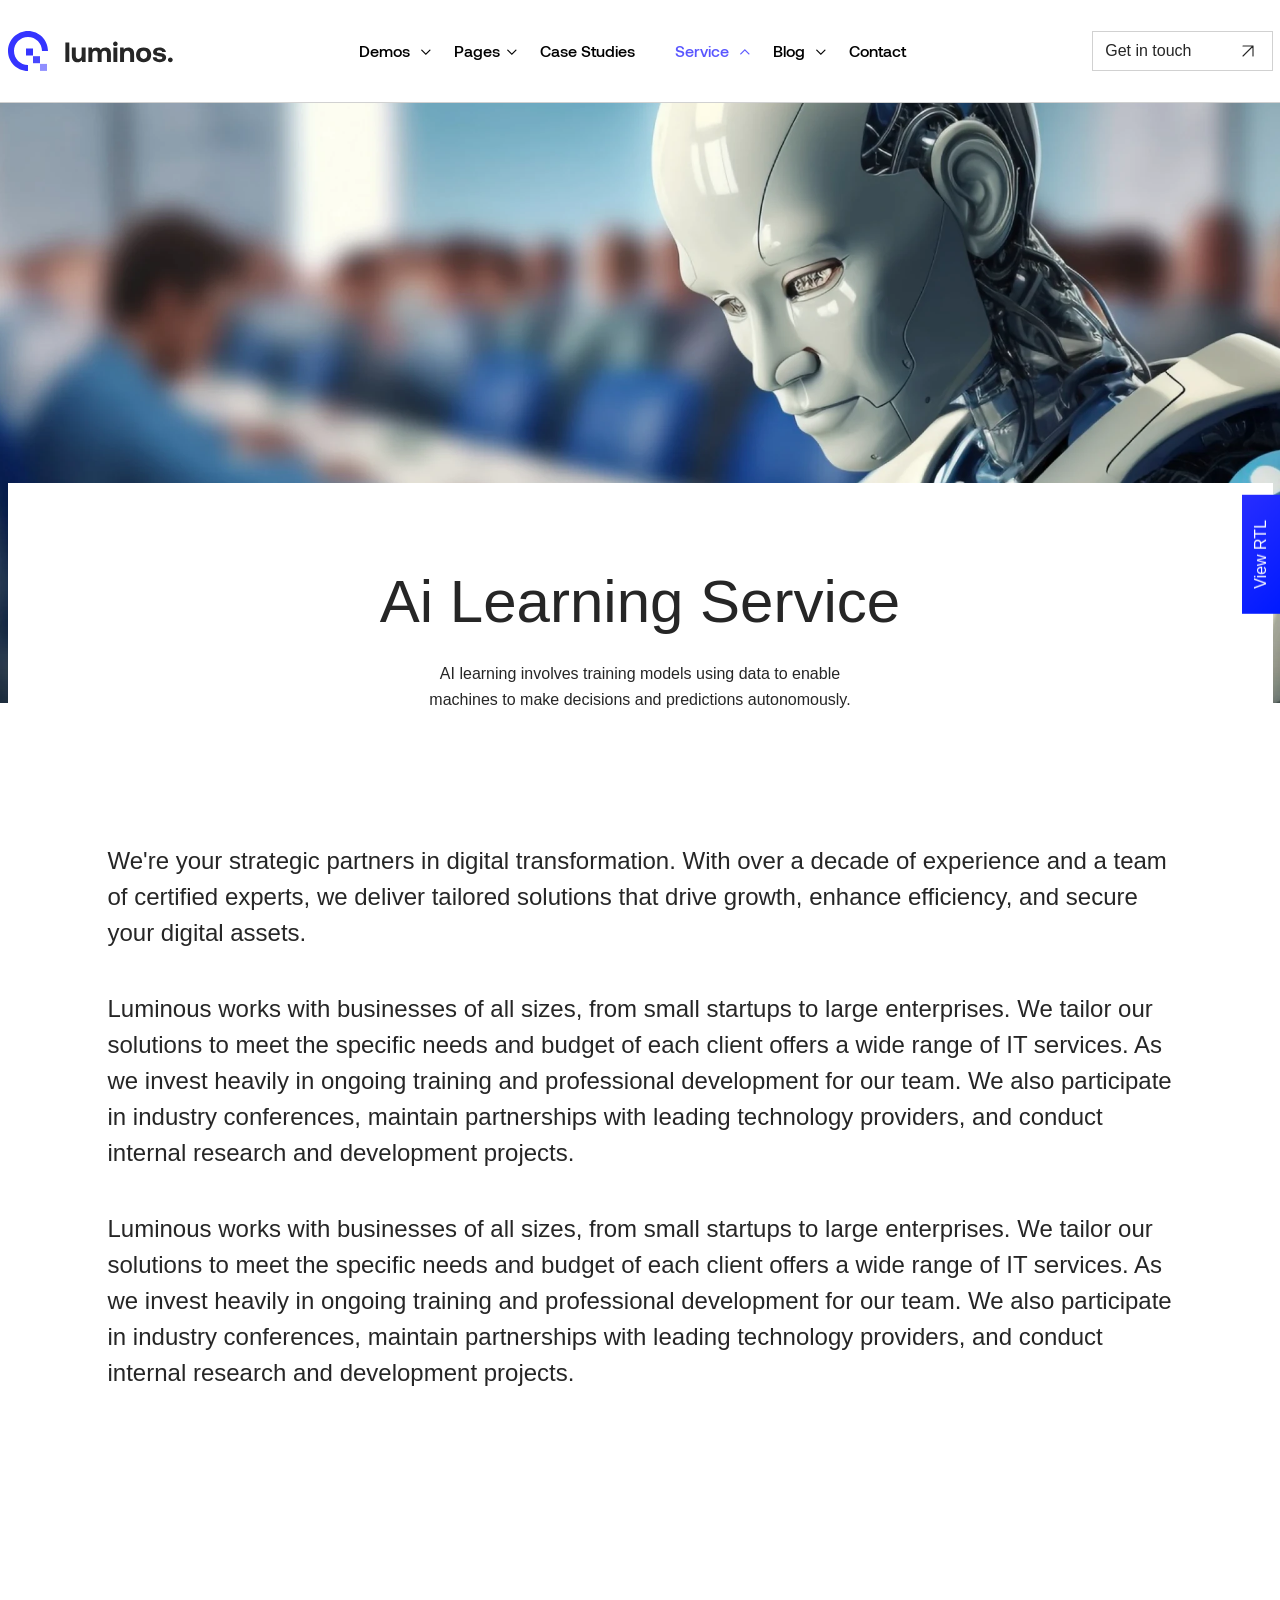
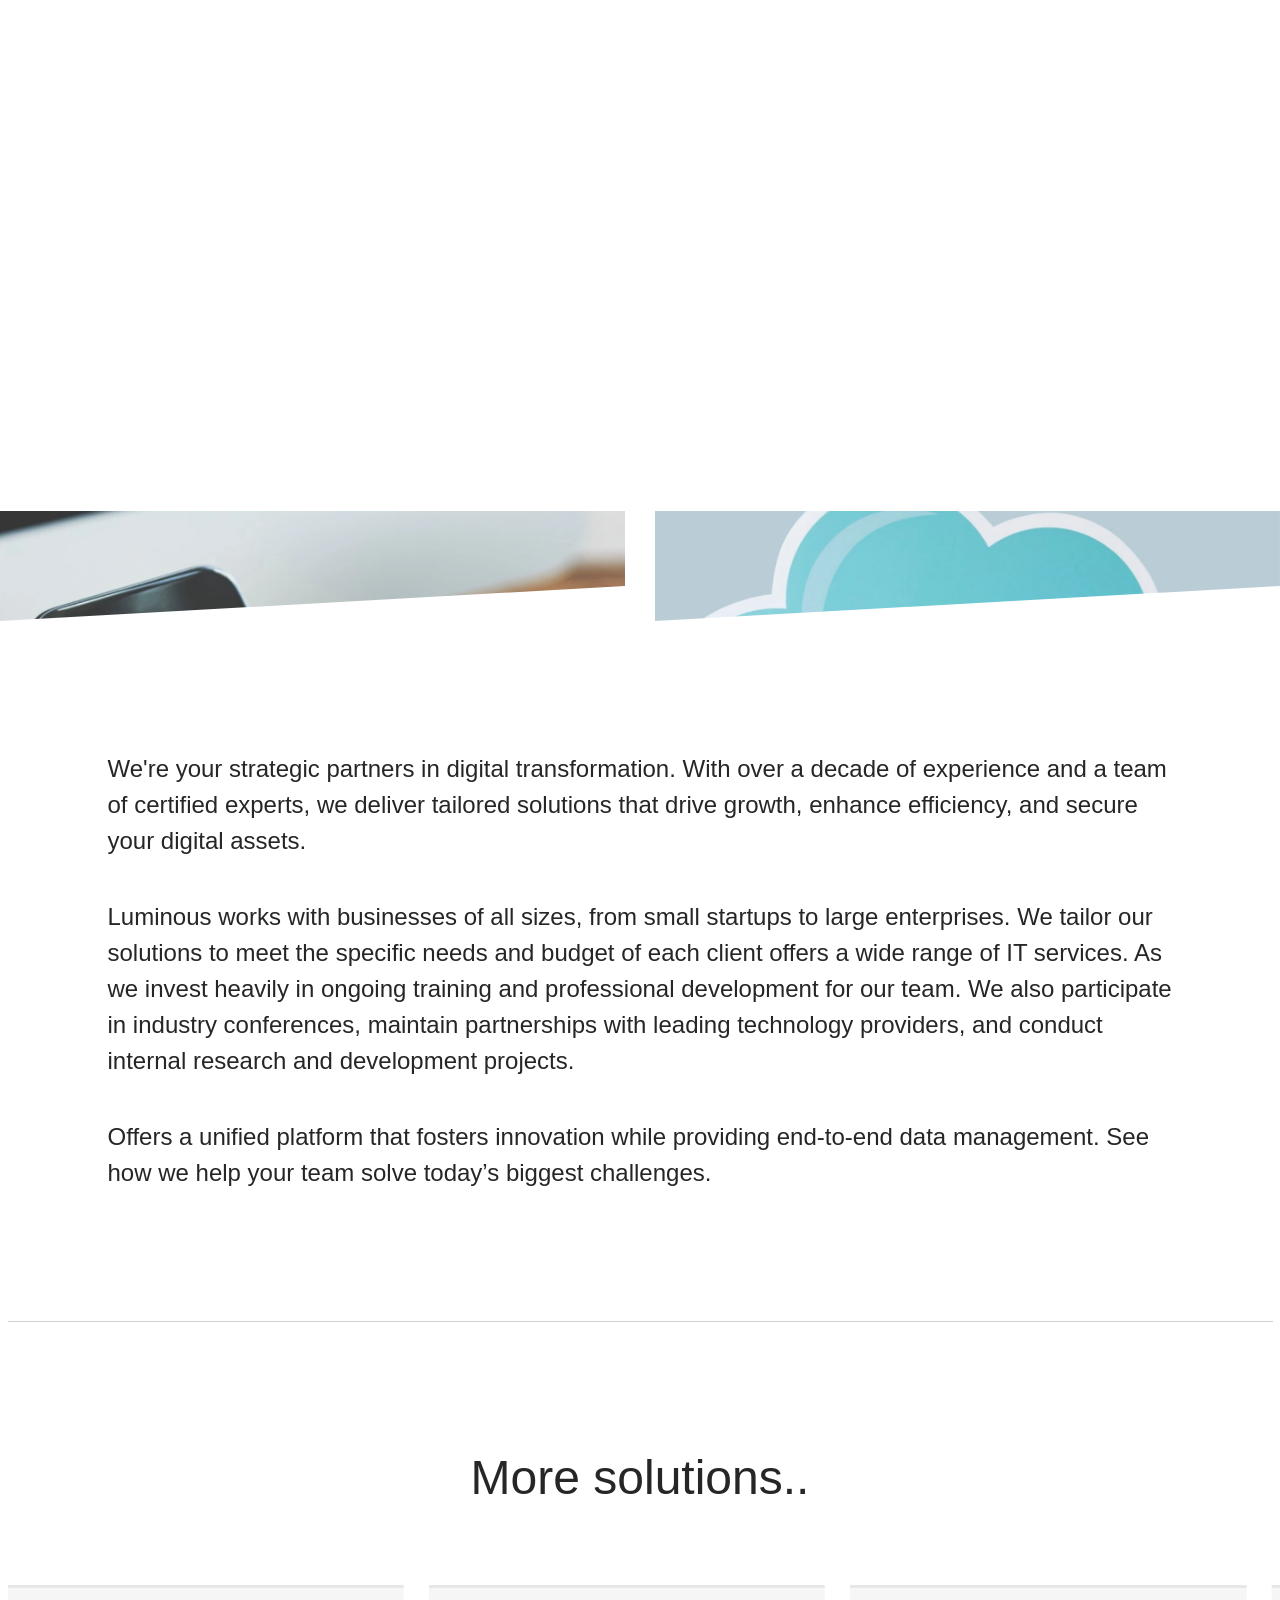
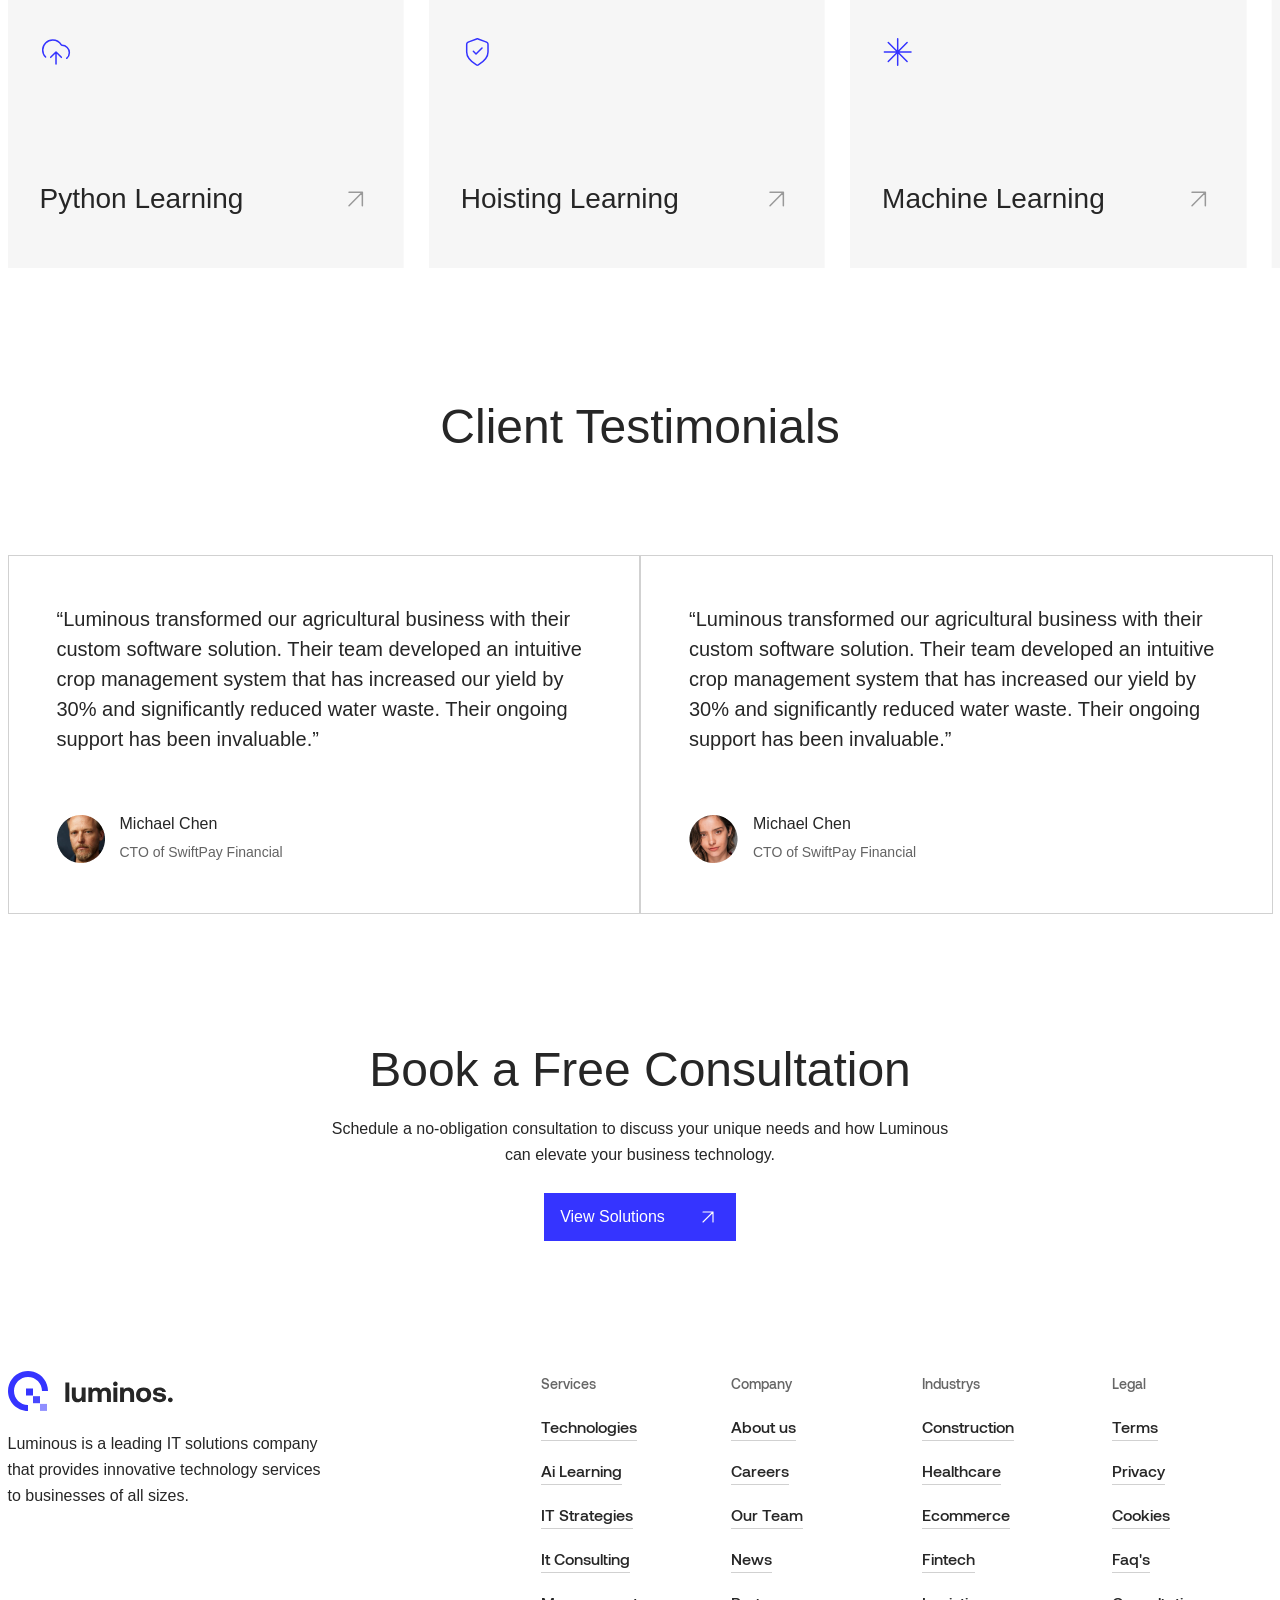
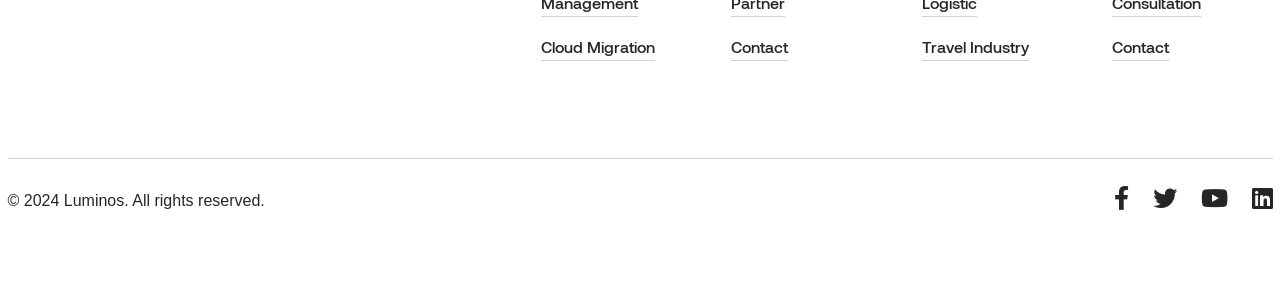
<file: luminos-html/ai-learning-service.html>
<!DOCTYPE html>
<html lang="en">

<head>
    <meta charset="UTF-8">
    <meta name="viewport" content="width=device-width, initial-scale=1.0">
    <meta name="description" content="Luminos - IT solutions for a growing businesses.">
    <link rel="shortcut icon" type="image/x-icon" href="assets/images/fav.png">
    <title>Luminos - IT solutions for a growing businesses</title>
    <link rel="stylesheet preload" href="assets/css/vendor/bootstrap.min.css" as="style" media="print"
        onload="this.media='all'">
    <link rel="stylesheet preload" href="assets/css/plugins/fontawesome.css" as="style" media="print"
        onload="this.media='all'">
    <link rel="stylesheet preload" href="assets/css/plugins/magnifying-popup.css" as="style" media="print"
        onload="this.media='all'">
    <link rel="stylesheet preload" href="assets/css/plugins/swiper.css" as="style" media="print"
        onload="this.media='all'">
    <link rel="stylesheet preload" href="assets/css/plugins/metismenu.css" as="style" media="print"
        onload="this.media='all'">
    <link rel="stylesheet preload" href="assets/css/style.css" as="style">
</head>

<body>
    <header class="header-style-one border-bottm">
    <div class="container">
        <div class="row">
            <div class="col-lg-12">
                <div class="header-wrapper-1">
                    <a href="index.html" class="logo-area">
                        <img src="assets/images/logo/logo-1.svg" alt="logo">
                    </a>
                    <div class="nav-area">
    <nav>
        <ul>
            <li class="has-dropdown">
                <a class="nav-link" href="#">
                    Demos
                    <i class="fa-duotone fa-regular fa-chevron-down"></i>
                </a>
                <ul class="submenu parent-nav with-border">
                    <li><a href="index.html"><i class="fa-sharp fa-regular fa-chevron-right"></i>Home One</a></li>
                    <li><a href="index-two.html"><i class="fa-sharp fa-regular fa-chevron-right"></i> Home Two</a></li>
                    <li><a href="index-three.html"><i class="fa-sharp fa-regular fa-chevron-right"></i> Home Three</a>
                    </li>
                    <li><a href="index-four.html"><i class="fa-sharp fa-regular fa-chevron-right"></i> Home Four</a>
                    </li>
                    <li><a href="index-five.html"><i class="fa-sharp fa-regular fa-chevron-right"></i> Home Five</a>
                    </li>
                </ul>
            </li>
            <li class="has-dropdown position-static with-megamenu margin-single-0">
                <a class="nav-link" href="#">Pages<i class="fa-duotone fa-regular fa-chevron-down"></i></a>
                <div class="submenu">
                    <div class="container">
                        <div class="row">
                            <div class="col-lg-3">
                                <ul class="single-menu parent-nav">
                                    <li><a href="about.html"><i
                                                class="fa-sharp fa-regular fa-chevron-right"></i>About</a></li>
                                    <li><a href="service.html"><i
                                                class="fa-sharp fa-regular fa-chevron-right"></i>Services</a>
                                    </li>
                                    <li><a href="service-single.html"><i
                                                class="fa-sharp fa-regular fa-chevron-right"></i>Services
                                            Single</a></li>
                                    <li><a href="pricing.html"><i
                                                class="fa-sharp fa-regular fa-chevron-right"></i>Pricing Plan</a></li>
                                    <li><a href="case-studies.html"><i
                                                class="fa-sharp fa-regular fa-chevron-right"></i>Case
                                            Studies</a></li>
                                    <li><a href="privacy-policy.html"><i
                                                class="fa-sharp fa-regular fa-chevron-right"></i>Privacy
                                            Policy</a></li>
                                </ul>
                            </div>
                            <div class="col-lg-3">
                                <ul class="single-menu parent-nav">
                                    <li><a href="case-studies-single.html"><i
                                                class="fa-sharp fa-regular fa-chevron-right"></i>Case
                                            Studies Single</a></li>
                                    <li><a href="why-choose-us.html"><i
                                                class="fa-sharp fa-regular fa-chevron-right"></i>Why Choose
                                            Us</a></li>
                                    <li><a href="career.html"><i
                                                class="fa-sharp fa-regular fa-chevron-right"></i>Career</a></li>
                                    <li><a href="career-single.html"><i
                                                class="fa-sharp fa-regular fa-chevron-right"></i>Career
                                            Single</a></li>
                                    <li><a href="industry.html"><i
                                                class="fa-sharp fa-regular fa-chevron-right"></i>Industry</a>
                                    </li>
                                </ul>
                            </div>
                            <div class="col-lg-3">
                                <ul class="single-menu parent-nav">
                                    <li><a href="apply.html"><i
                                                class="fa-sharp fa-regular fa-chevron-right"></i>Apply</a></li>
                                    <li><a href="team.html"><i class="fa-sharp fa-regular fa-chevron-right"></i>Team</a>
                                    </li>
                                    <li><a href="team-single.html"><i
                                                class="fa-sharp fa-regular fa-chevron-right"></i>Team
                                            Single</a></li>
                                    <li><a href="faq.html"><i class="fa-sharp fa-regular fa-chevron-right"></i>Faq's</a>
                                    </li>
                                    <li><a href="coming-soon.html"><i
                                                class="fa-sharp fa-regular fa-chevron-right"></i>Coming
                                            Soon</a>
                                    </li>
                                </ul>
                            </div>
                            <div class="col-lg-3">
                                <ul class="single-menu parent-nav">
                                    <li><a href="partner.html"><i class="fa-sharp fa-regular fa-chevron-right"></i>Our
                                            Partner</a>
                                    </li>
                                    <li><a href="award.html"><i
                                                class="fa-sharp fa-regular fa-chevron-right"></i>Award</a></li>
                                    <li><a href="free-consultation.html"><i
                                                class="fa-sharp fa-regular fa-chevron-right"></i>Free
                                            Consultation</a></li>
                                    <li><a href="terms-of-use.html"><i
                                                class="fa-sharp fa-regular fa-chevron-right"></i>Terms Of
                                            Use</a></li>
                                    <li><a href="404.html"><i class="fa-sharp fa-regular fa-chevron-right"></i>Error</a>
                                    </li>
                                </ul>
                            </div>
                        </div>
                    </div>
                </div>
            </li>
            <li><a class="nav-link" href="case-studies.html">Case Studies</a></li>
            <li class="has-dropdown position-static with-megamenu">
                <a class="nav-link" href="service.html">Service <i
                        class="fa-duotone fa-regular fa-chevron-down"></i></a>
                <div class="submenu">
                    <div class="container">
                        <div class="row">
                            <div class="col-lg-3">
                                <ul class="single-menu parent-nav">
                                    <li>
                                        <a class="single-service-area-wrapper" href="service-single.html">
                                            <div class="icon">
                                                <img src="assets/images/service/icons/22.svg" alt="service">
                                            </div>
                                            <div class="info">
                                                <h4 class="title">Cloud Migration</h4>
                                                <p>Moving data to cloud infrastructure.</p>
                                            </div>
                                        </a>
                                    </li>
                                    <li>
                                        <a class="single-service-area-wrapper" href="it-strategies.html">
                                            <div class="icon">
                                                <img src="assets/images/service/icons/23.svg" alt="service">
                                            </div>
                                            <div class="info">
                                                <h4 class="title">IT Strategies</h4>
                                                <p>Alignment, Innovation Scalability.</p>
                                            </div>
                                        </a>
                                    </li>
                                    <li>
                                        <a class="single-service-area-wrapper" href="cyber-security-service.html">
                                            <div class="icon">
                                                <img src="assets/images/service/icons/24.svg" alt="service">
                                            </div>
                                            <div class="info">
                                                <h4 class="title">Cyber Security</h4>
                                                <p>Protecting data software and networks.</p>
                                            </div>
                                        </a>
                                    </li>
                                </ul>
                            </div>
                            <div class="col-lg-3">
                                <ul class="single-menu parent-nav">
                                    <li>
                                        <a class="single-service-area-wrapper" href="technologies-service.html">
                                            <div class="icon">
                                                <img src="assets/images/service/icons/25.svg" alt="service">
                                            </div>
                                            <div class="info">
                                                <h4 class="title">Technologies</h4>
                                                <p>Empowering, innovative, transformative.</p>
                                            </div>
                                        </a>
                                    </li>
                                    <li>
                                        <a class="single-service-area-wrapper" href="it-consulting-service.html">
                                            <div class="icon">
                                                <img src="assets/images/service/icons/26.svg" alt="service">
                                            </div>
                                            <div class="info">
                                                <h4 class="title">IT Consulting Service</h4>
                                                <p>Expertise-driven technology problem-solving.</p>
                                            </div>
                                        </a>
                                    </li>
                                    <li>
                                        <a class="single-service-area-wrapper" href="development-service.html">
                                            <div class="icon">
                                                <img src="assets/images/service/icons/27.svg" alt="service">
                                            </div>
                                            <div class="info">
                                                <h4 class="title">Development</h4>
                                                <p>Creating innovative solutions through technology.</p>
                                            </div>
                                        </a>
                                    </li>
                                </ul>
                            </div>
                            <div class="col-lg-3">
                                <ul class="single-menu parent-nav">
                                    <li>
                                        <a class="single-service-area-wrapper" href="ai-learning-service.html">
                                            <div class="icon">
                                                <img src="assets/images/service/icons/28.svg" alt="service">
                                            </div>
                                            <div class="info">
                                                <h4 class="title">AI Learning</h4>
                                                <p>Empowering machines to mimic intelligence.</p>
                                            </div>
                                        </a>
                                    </li>
                                    <li>
                                        <a class="single-service-area-wrapper" href="management-service.html">
                                            <div class="icon">
                                                <img src="assets/images/service/icons/29.svg" alt="service">
                                            </div>
                                            <div class="info">
                                                <h4 class="title">Management</h4>
                                                <p>Organizing resources to achieve goals</p>
                                            </div>
                                        </a>
                                    </li>
                                    <li>
                                        <a class="single-service-area-wrapper" href="it-innovations.html">
                                            <div class="icon">
                                                <img src="assets/images/service/icons/30.svg" alt="service">
                                            </div>
                                            <div class="info">
                                                <h4 class="title">IT Innovations</h4>
                                                <p>Transforming ideas into digital solutions.</p>
                                            </div>
                                        </a>
                                    </li>
                                </ul>
                            </div>
                            <div class="col-lg-3">
                                <ul class="single-menu parent-nav industry-signle-menu">
                                    <li class="parent-top-industry">
                                        <p>Industries</p>
                                    </li>
                                    <li>
                                        <a class="industries" href="construction-industry.html">
                                            <img class="injectable" src="assets/images/icons/arrow-right.svg"
                                                alt="arrow">
                                            Constructions
                                        </a>
                                    </li>
                                    <li>
                                        <a class="industries" href="healthcare-industry.html">
                                            <img class="injectable" src="assets/images/icons/arrow-right.svg"
                                                alt="arrow">
                                            HealthCare
                                        </a>
                                    </li>
                                    <li>
                                        <a class="industries" href="ecommerce-industry.html">
                                            <img class="injectable" src="assets/images/icons/arrow-right.svg"
                                                alt="arrow">
                                            Retail & E-Commerce
                                        </a>
                                    </li>
                                    <li>
                                        <a class="industries" href="fintech-industry.html">
                                            <img class="injectable" src="assets/images/icons/arrow-right.svg"
                                                alt="arrow">
                                            Fintech
                                        </a>
                                    </li>
                                    <li>
                                        <a class="industries" href="logistic-industry.html">
                                            <img class="injectable" src="assets/images/icons/arrow-right.svg"
                                                alt="arrow">
                                            Logistics & Automotive
                                        </a>
                                    </li>
                                    <li>
                                        <a class="industries" href="travel-industry.html">
                                            <img class="injectable" src="assets/images/icons/arrow-right.svg"
                                                alt="arrow">
                                            Travel & Hospitality
                                        </a>
                                    </li>
                                </ul>
                            </div>
                        </div>
                    </div>
                </div>
            </li>

            <li class="has-dropdown ">
                <a class="nav-link" href="#">Blog <i class="fa-duotone fa-regular fa-chevron-down"></i></a>
                <ul class="submenu parent-nav with-border">
                    <li><a href="blog-list.html"><i class="fa-sharp fa-regular fa-chevron-right"></i>Blog List</a></li>
                    <li><a href="blog-grid.html"><i class="fa-sharp fa-regular fa-chevron-right"></i>Blog Grid</a>
                    </li>
                    <li><a href="blog-grid-two.html"><i class="fa-sharp fa-regular fa-chevron-right"></i>Blog Grid
                            Two</a>
                    </li>
                    <li><a href="blog-grid-four.html"><i class="fa-sharp fa-regular fa-chevron-right"></i>Blog Grid
                            Three</a>
                    </li>
                    <li><a href="blog-masonry.html"><i class="fa-sharp fa-regular fa-chevron-right"></i>Blog Masonry</a>
                    </li>
                    <li><a href="blog-details.html"><i class="fa-sharp fa-regular fa-chevron-right"></i>Blog Details</a>
                    </li>
                </ul>
            </li>
            <li><a class="nav-link" href="contact.html">Contact</a></li>
        </ul>
    </nav>
</div>
                    <div class="button-area-right-header">
                        <a href="contact.html" class="rts-btn btn-border">
                            Get in touch
                            <img class="injectable" src="assets/images/service/icons/13.svg" alt="arrow">
                        </a>
                        <div class="menu-btn-toggle">
                            <svg width="20" height="16" viewBox="0 0 20 16" fill="none"
                                xmlns="http://www.w3.org/2000/svg">
                                <rect y="14" width="20" height="2" fill="#1F1F25"></rect>
                                <rect y="7" width="20" height="2" fill="#1F1F25"></rect>
                                <rect width="20" height="2" fill="#1F1F25"></rect>
                            </svg>
                        </div>
                    </div>
                </div>
            </div>
        </div>
    </div>
</header>
<header class="header-style-one header--sticky">
    <div class="container">
        <div class="row">
            <div class="col-lg-12">
                <div class="header-wrapper-1">
                    <a href="index.html" class="logo-area">
                        <img src="assets/images/logo/logo-1.svg" alt="logo">
                    </a>
                    <div class="nav-area">
    <nav>
        <ul>
            <li class="has-dropdown">
                <a class="nav-link" href="#">
                    Demos
                    <i class="fa-duotone fa-regular fa-chevron-down"></i>
                </a>
                <ul class="submenu parent-nav with-border">
                    <li><a href="index.html"><i class="fa-sharp fa-regular fa-chevron-right"></i>Home One</a></li>
                    <li><a href="index-two.html"><i class="fa-sharp fa-regular fa-chevron-right"></i> Home Two</a></li>
                    <li><a href="index-three.html"><i class="fa-sharp fa-regular fa-chevron-right"></i> Home Three</a>
                    </li>
                    <li><a href="index-four.html"><i class="fa-sharp fa-regular fa-chevron-right"></i> Home Four</a>
                    </li>
                    <li><a href="index-five.html"><i class="fa-sharp fa-regular fa-chevron-right"></i> Home Five</a>
                    </li>
                </ul>
            </li>
            <li class="has-dropdown position-static with-megamenu margin-single-0">
                <a class="nav-link" href="#">Pages<i class="fa-duotone fa-regular fa-chevron-down"></i></a>
                <div class="submenu">
                    <div class="container">
                        <div class="row">
                            <div class="col-lg-3">
                                <ul class="single-menu parent-nav">
                                    <li><a href="about.html"><i
                                                class="fa-sharp fa-regular fa-chevron-right"></i>About</a></li>
                                    <li><a href="service.html"><i
                                                class="fa-sharp fa-regular fa-chevron-right"></i>Services</a>
                                    </li>
                                    <li><a href="service-single.html"><i
                                                class="fa-sharp fa-regular fa-chevron-right"></i>Services
                                            Single</a></li>
                                    <li><a href="pricing.html"><i
                                                class="fa-sharp fa-regular fa-chevron-right"></i>Pricing Plan</a></li>
                                    <li><a href="case-studies.html"><i
                                                class="fa-sharp fa-regular fa-chevron-right"></i>Case
                                            Studies</a></li>
                                    <li><a href="privacy-policy.html"><i
                                                class="fa-sharp fa-regular fa-chevron-right"></i>Privacy
                                            Policy</a></li>
                                </ul>
                            </div>
                            <div class="col-lg-3">
                                <ul class="single-menu parent-nav">
                                    <li><a href="case-studies-single.html"><i
                                                class="fa-sharp fa-regular fa-chevron-right"></i>Case
                                            Studies Single</a></li>
                                    <li><a href="why-choose-us.html"><i
                                                class="fa-sharp fa-regular fa-chevron-right"></i>Why Choose
                                            Us</a></li>
                                    <li><a href="career.html"><i
                                                class="fa-sharp fa-regular fa-chevron-right"></i>Career</a></li>
                                    <li><a href="career-single.html"><i
                                                class="fa-sharp fa-regular fa-chevron-right"></i>Career
                                            Single</a></li>
                                    <li><a href="industry.html"><i
                                                class="fa-sharp fa-regular fa-chevron-right"></i>Industry</a>
                                    </li>
                                </ul>
                            </div>
                            <div class="col-lg-3">
                                <ul class="single-menu parent-nav">
                                    <li><a href="apply.html"><i
                                                class="fa-sharp fa-regular fa-chevron-right"></i>Apply</a></li>
                                    <li><a href="team.html"><i class="fa-sharp fa-regular fa-chevron-right"></i>Team</a>
                                    </li>
                                    <li><a href="team-single.html"><i
                                                class="fa-sharp fa-regular fa-chevron-right"></i>Team
                                            Single</a></li>
                                    <li><a href="faq.html"><i class="fa-sharp fa-regular fa-chevron-right"></i>Faq's</a>
                                    </li>
                                    <li><a href="coming-soon.html"><i
                                                class="fa-sharp fa-regular fa-chevron-right"></i>Coming
                                            Soon</a>
                                    </li>
                                </ul>
                            </div>
                            <div class="col-lg-3">
                                <ul class="single-menu parent-nav">
                                    <li><a href="partner.html"><i class="fa-sharp fa-regular fa-chevron-right"></i>Our
                                            Partner</a>
                                    </li>
                                    <li><a href="award.html"><i
                                                class="fa-sharp fa-regular fa-chevron-right"></i>Award</a></li>
                                    <li><a href="free-consultation.html"><i
                                                class="fa-sharp fa-regular fa-chevron-right"></i>Free
                                            Consultation</a></li>
                                    <li><a href="terms-of-use.html"><i
                                                class="fa-sharp fa-regular fa-chevron-right"></i>Terms Of
                                            Use</a></li>
                                    <li><a href="404.html"><i class="fa-sharp fa-regular fa-chevron-right"></i>Error</a>
                                    </li>
                                </ul>
                            </div>
                        </div>
                    </div>
                </div>
            </li>
            <li><a class="nav-link" href="case-studies.html">Case Studies</a></li>
            <li class="has-dropdown position-static with-megamenu">
                <a class="nav-link" href="service.html">Service <i
                        class="fa-duotone fa-regular fa-chevron-down"></i></a>
                <div class="submenu">
                    <div class="container">
                        <div class="row">
                            <div class="col-lg-3">
                                <ul class="single-menu parent-nav">
                                    <li>
                                        <a class="single-service-area-wrapper" href="service-single.html">
                                            <div class="icon">
                                                <img src="assets/images/service/icons/22.svg" alt="service">
                                            </div>
                                            <div class="info">
                                                <h4 class="title">Cloud Migration</h4>
                                                <p>Moving data to cloud infrastructure.</p>
                                            </div>
                                        </a>
                                    </li>
                                    <li>
                                        <a class="single-service-area-wrapper" href="it-strategies.html">
                                            <div class="icon">
                                                <img src="assets/images/service/icons/23.svg" alt="service">
                                            </div>
                                            <div class="info">
                                                <h4 class="title">IT Strategies</h4>
                                                <p>Alignment, Innovation Scalability.</p>
                                            </div>
                                        </a>
                                    </li>
                                    <li>
                                        <a class="single-service-area-wrapper" href="cyber-security-service.html">
                                            <div class="icon">
                                                <img src="assets/images/service/icons/24.svg" alt="service">
                                            </div>
                                            <div class="info">
                                                <h4 class="title">Cyber Security</h4>
                                                <p>Protecting data software and networks.</p>
                                            </div>
                                        </a>
                                    </li>
                                </ul>
                            </div>
                            <div class="col-lg-3">
                                <ul class="single-menu parent-nav">
                                    <li>
                                        <a class="single-service-area-wrapper" href="technologies-service.html">
                                            <div class="icon">
                                                <img src="assets/images/service/icons/25.svg" alt="service">
                                            </div>
                                            <div class="info">
                                                <h4 class="title">Technologies</h4>
                                                <p>Empowering, innovative, transformative.</p>
                                            </div>
                                        </a>
                                    </li>
                                    <li>
                                        <a class="single-service-area-wrapper" href="it-consulting-service.html">
                                            <div class="icon">
                                                <img src="assets/images/service/icons/26.svg" alt="service">
                                            </div>
                                            <div class="info">
                                                <h4 class="title">IT Consulting Service</h4>
                                                <p>Expertise-driven technology problem-solving.</p>
                                            </div>
                                        </a>
                                    </li>
                                    <li>
                                        <a class="single-service-area-wrapper" href="development-service.html">
                                            <div class="icon">
                                                <img src="assets/images/service/icons/27.svg" alt="service">
                                            </div>
                                            <div class="info">
                                                <h4 class="title">Development</h4>
                                                <p>Creating innovative solutions through technology.</p>
                                            </div>
                                        </a>
                                    </li>
                                </ul>
                            </div>
                            <div class="col-lg-3">
                                <ul class="single-menu parent-nav">
                                    <li>
                                        <a class="single-service-area-wrapper" href="ai-learning-service.html">
                                            <div class="icon">
                                                <img src="assets/images/service/icons/28.svg" alt="service">
                                            </div>
                                            <div class="info">
                                                <h4 class="title">AI Learning</h4>
                                                <p>Empowering machines to mimic intelligence.</p>
                                            </div>
                                        </a>
                                    </li>
                                    <li>
                                        <a class="single-service-area-wrapper" href="management-service.html">
                                            <div class="icon">
                                                <img src="assets/images/service/icons/29.svg" alt="service">
                                            </div>
                                            <div class="info">
                                                <h4 class="title">Management</h4>
                                                <p>Organizing resources to achieve goals</p>
                                            </div>
                                        </a>
                                    </li>
                                    <li>
                                        <a class="single-service-area-wrapper" href="it-innovations.html">
                                            <div class="icon">
                                                <img src="assets/images/service/icons/30.svg" alt="service">
                                            </div>
                                            <div class="info">
                                                <h4 class="title">IT Innovations</h4>
                                                <p>Transforming ideas into digital solutions.</p>
                                            </div>
                                        </a>
                                    </li>
                                </ul>
                            </div>
                            <div class="col-lg-3">
                                <ul class="single-menu parent-nav industry-signle-menu">
                                    <li class="parent-top-industry">
                                        <p>Industries</p>
                                    </li>
                                    <li>
                                        <a class="industries" href="construction-industry.html">
                                            <img class="injectable" src="assets/images/icons/arrow-right.svg"
                                                alt="arrow">
                                            Constructions
                                        </a>
                                    </li>
                                    <li>
                                        <a class="industries" href="healthcare-industry.html">
                                            <img class="injectable" src="assets/images/icons/arrow-right.svg"
                                                alt="arrow">
                                            HealthCare
                                        </a>
                                    </li>
                                    <li>
                                        <a class="industries" href="ecommerce-industry.html">
                                            <img class="injectable" src="assets/images/icons/arrow-right.svg"
                                                alt="arrow">
                                            Retail & E-Commerce
                                        </a>
                                    </li>
                                    <li>
                                        <a class="industries" href="fintech-industry.html">
                                            <img class="injectable" src="assets/images/icons/arrow-right.svg"
                                                alt="arrow">
                                            Fintech
                                        </a>
                                    </li>
                                    <li>
                                        <a class="industries" href="logistic-industry.html">
                                            <img class="injectable" src="assets/images/icons/arrow-right.svg"
                                                alt="arrow">
                                            Logistics & Automotive
                                        </a>
                                    </li>
                                    <li>
                                        <a class="industries" href="travel-industry.html">
                                            <img class="injectable" src="assets/images/icons/arrow-right.svg"
                                                alt="arrow">
                                            Travel & Hospitality
                                        </a>
                                    </li>
                                </ul>
                            </div>
                        </div>
                    </div>
                </div>
            </li>

            <li class="has-dropdown ">
                <a class="nav-link" href="#">Blog <i class="fa-duotone fa-regular fa-chevron-down"></i></a>
                <ul class="submenu parent-nav with-border">
                    <li><a href="blog-list.html"><i class="fa-sharp fa-regular fa-chevron-right"></i>Blog List</a></li>
                    <li><a href="blog-grid.html"><i class="fa-sharp fa-regular fa-chevron-right"></i>Blog Grid</a>
                    </li>
                    <li><a href="blog-grid-two.html"><i class="fa-sharp fa-regular fa-chevron-right"></i>Blog Grid
                            Two</a>
                    </li>
                    <li><a href="blog-grid-four.html"><i class="fa-sharp fa-regular fa-chevron-right"></i>Blog Grid
                            Three</a>
                    </li>
                    <li><a href="blog-masonry.html"><i class="fa-sharp fa-regular fa-chevron-right"></i>Blog Masonry</a>
                    </li>
                    <li><a href="blog-details.html"><i class="fa-sharp fa-regular fa-chevron-right"></i>Blog Details</a>
                    </li>
                </ul>
            </li>
            <li><a class="nav-link" href="contact.html">Contact</a></li>
        </ul>
    </nav>
</div>
                    <div class="button-area-right-header">
                        <a href="contact.html" class="rts-btn btn-border">
                            Get in touch
                            <img class="injectable" src="assets/images/service/icons/13.svg" alt="arrow">
                        </a>
                        <div class="menu-btn-toggle">
                            <svg width="20" height="16" viewBox="0 0 20 16" fill="none"
                                xmlns="http://www.w3.org/2000/svg">
                                <rect y="14" width="20" height="2" fill="#1F1F25"></rect>
                                <rect y="7" width="20" height="2" fill="#1F1F25"></rect>
                                <rect width="20" height="2" fill="#1F1F25"></rect>
                            </svg>
                        </div>
                    </div>
                </div>
            </div>
        </div>
    </div>
</header>

    <div class="container-large">
        <!-- service area start -->
        <div class="service-single-area-banner ai-learning-service bg_image jarallax" data-jarallax="1.5">

        </div>
        <!-- service area end -->
    </div>

    <div class="service-area-details-wrapper">
        <div class="container">
            <div class="row">
                <div class="col-lg-12">
                    <div class="inner-content">

                        <div class="top">
                            <h1 class="title">Ai Learning Service</h1>
                            <p class="disc">
                                AI learning involves training models using data to enable machines to make decisions and
                                predictions autonomously.
                            </p>
                        </div>
                        <div class="mid-content">
                            <p class="disc">
                                We're your strategic partners in digital transformation. With over a decade of
                                experience and a team of certified experts, we deliver tailored solutions that drive
                                growth, enhance efficiency, and secure your digital assets.
                            </p>
                            <p class="disc">
                                Luminous works with businesses of all sizes, from small startups to large enterprises.
                                We tailor our solutions to meet the specific needs and budget of each client offers a
                                wide range of IT services. As we invest heavily in ongoing training and professional
                                development for our team. We also participate in industry conferences, maintain
                                partnerships with leading technology providers, and conduct internal research and
                                development projects.
                            </p>
                            <p class="disc">
                                Luminous works with businesses of all sizes, from small startups to large enterprises.
                                We tailor our solutions to meet the specific needs and budget of each client offers a
                                wide range of IT services. As we invest heavily in ongoing training and professional
                                development for our team. We also participate in industry conferences, maintain
                                partnerships with leading technology providers, and conduct internal research and
                                development projects.
                            </p>
                        </div>
                    </div>
                </div>
            </div>
        </div>
    </div>

    <div class="service-image-mid-iamge-jarallax-area">
        <div class="container-large">
            <div class="row g-5">
                <div class="col-lg-6">
                    <div class="thumbnail-area-large-service-detaile-mid jarallax jara-mask-1">
                        <img class="jarallax-img" src="assets/images/service/07.webp" alt="service">
                    </div>
                </div>
                <div class="col-lg-6">
                    <div class="thumbnail-area-large-service-detaile-mid jarallax jara-mask-1">
                        <img class="jarallax-img" src="assets/images/service/08.webp" alt="service">
                    </div>
                </div>
            </div>
        </div>
    </div>

    <div class="service-area-details-wrapper border-bottom">
        <div class="container">
            <div class="row">
                <div class="col-lg-12">
                    <div class="inner-content">
                        <div class="mid-content">
                            <p class="disc">
                                We're your strategic partners in digital transformation. With over a decade of
                                experience and a team of certified experts, we deliver tailored solutions that drive
                                growth, enhance efficiency, and secure your digital assets.
                            </p>
                            <p class="disc">
                                Luminous works with businesses of all sizes, from small startups to large enterprises.
                                We tailor our solutions to meet the specific needs and budget of each client offers a
                                wide range of IT services. As we invest heavily in ongoing training and professional
                                development for our team. We also participate in industry conferences, maintain
                                partnerships with leading technology providers, and conduct internal research and
                                development projects.
                            </p>
                            <p class="disc">
                                Offers a unified platform that fosters innovation while providing end-to-end data
                                management. See how we help your team solve today’s biggest challenges.
                            </p>
                        </div>
                    </div>
                </div>
            </div>
        </div>
    </div>

    <!-- more-solution-area start -->
    <div class="rts-solution-area rts-section-gap">
        <div class="container">
            <div class="row">
                <div class="col-lg-12">
                    <div class="title-center-style-two">
                        <h2 class="title">More solutions..</h2>
                    </div>
                </div>
            </div>
            <div class="row g-5 mt--30">
                <div class="float-right-style">
                    <!-- swiper main wrapper inner area start -->
                    <div class="swiper-area-main-wrapper">
                        <div class="swiper mySwiper-service-inenr" dir="ltr">
                            <div class="swiper-wrapper">

                                <div class="swiper-slide">
                                    <!-- signle service area start -->
                                    <div class="single-service-style-two">
                                        <div class="inner">
                                            <div class="icon">
                                                <img src="assets/images/service/icons/07.svg" alt="service">
                                            </div>
                                            <div class="bottom">
                                                <a href="#">
                                                    <h3 class="title animated fadeIn">
                                                        Machine Learning
                                                        <img src="assets/images/service/icons/13.svg" alt="service">
                                                    </h3>
                                                    <p class="disc">
                                                        Shared team inboxes keep everyone on the same page and in the
                                                        loop.
                                                    </p>
                                                </a>
                                            </div>
                                        </div>
                                    </div>
                                    <!-- single service end -->
                                </div>
                                <div class="swiper-slide">
                                    <!-- signle service area start -->
                                    <div class="single-service-style-two">
                                        <div class="inner">
                                            <div class="icon">
                                                <img src="assets/images/service/icons/08.svg" alt="service">
                                            </div>
                                            <div class="bottom">
                                                <a href="#">
                                                    <h3 class="title animated fadeIn">
                                                        Python Learning
                                                        <img src="assets/images/service/icons/13.svg" alt="service">
                                                    </h3>
                                                    <p class="disc">
                                                        Shared team inboxes keep everyone on the same page and in the
                                                        loop.
                                                    </p>
                                                </a>
                                            </div>
                                        </div>
                                    </div>
                                    <!-- single service end -->
                                </div>
                                <div class="swiper-slide">
                                    <!-- signle service area start -->
                                    <div class="single-service-style-two">
                                        <div class="inner">
                                            <div class="icon">
                                                <img src="assets/images/service/icons/09.svg" alt="service">
                                            </div>
                                            <div class="bottom">
                                                <a href="#">
                                                    <h3 class="title animated fadeIn">
                                                        Hoisting Learning
                                                        <img src="assets/images/service/icons/13.svg" alt="service">
                                                    </h3>
                                                    <p class="disc">
                                                        Shared team inboxes keep everyone on the same page and in the
                                                        loop.
                                                    </p>
                                                </a>
                                            </div>
                                        </div>
                                    </div>
                                    <!-- single service end -->
                                </div>
                                <div class="swiper-slide">
                                    <!-- signle service area start -->
                                    <div class="single-service-style-two">
                                        <div class="inner">
                                            <div class="icon">
                                                <img src="assets/images/service/icons/07.svg" alt="service">
                                            </div>
                                            <div class="bottom">
                                                <a href="#">
                                                    <h3 class="title animated fadeIn">
                                                        Machine Learning
                                                        <img src="assets/images/service/icons/13.svg" alt="service">
                                                    </h3>
                                                    <p class="disc">
                                                        Shared team inboxes keep everyone on the same page and in the
                                                        loop.
                                                    </p>
                                                </a>
                                            </div>
                                        </div>
                                    </div>
                                    <!-- single service end -->
                                </div>
                                <div class="swiper-slide">
                                    <!-- signle service area start -->
                                    <div class="single-service-style-two">
                                        <div class="inner">
                                            <div class="icon">
                                                <img src="assets/images/service/icons/07.svg" alt="service">
                                            </div>
                                            <div class="bottom">
                                                <a href="#">
                                                    <h3 class="title animated fadeIn">
                                                        Machine Learning
                                                        <img src="assets/images/service/icons/13.svg" alt="service">
                                                    </h3>
                                                    <p class="disc">
                                                        Shared team inboxes keep everyone on the same page and in the
                                                        loop.
                                                    </p>
                                                </a>
                                            </div>
                                        </div>
                                    </div>
                                    <!-- single service end -->
                                </div>
                                <div class="swiper-slide">
                                    <!-- signle service area start -->
                                    <div class="single-service-style-two">
                                        <div class="inner">
                                            <div class="icon">
                                                <img src="assets/images/service/icons/08.svg" alt="service">
                                            </div>
                                            <div class="bottom">
                                                <a href="#">
                                                    <h3 class="title animated fadeIn">
                                                        Cloud Migration
                                                        <img src="assets/images/service/icons/13.svg" alt="service">
                                                    </h3>
                                                    <p class="disc">
                                                        Shared team inboxes keep everyone on the same page and in the
                                                        loop.
                                                    </p>
                                                </a>
                                            </div>
                                        </div>
                                    </div>
                                    <!-- single service end -->
                                </div>
                                <div class="swiper-slide">
                                    <!-- signle service area start -->
                                    <div class="single-service-style-two">
                                        <div class="inner">
                                            <div class="icon">
                                                <img src="assets/images/service/icons/09.svg" alt="service">
                                            </div>
                                            <div class="bottom">
                                                <a href="#">
                                                    <h3 class="title animated fadeIn">
                                                        Machine Learning
                                                        <img src="assets/images/service/icons/13.svg" alt="service">
                                                    </h3>
                                                    <p class="disc">
                                                        Shared team inboxes keep everyone on the same page and in the
                                                        loop.
                                                    </p>
                                                </a>
                                            </div>
                                        </div>
                                    </div>
                                    <!-- single service end -->
                                </div>
                                <div class="swiper-slide">
                                    <!-- signle service area start -->
                                    <div class="single-service-style-two">
                                        <div class="inner">
                                            <div class="icon">
                                                <img src="assets/images/service/icons/07.svg" alt="service">
                                            </div>
                                            <div class="bottom">
                                                <a href="#">
                                                    <h3 class="title animated fadeIn">
                                                        Barker Hoist
                                                        <img src="assets/images/service/icons/13.svg" alt="service">
                                                    </h3>
                                                    <p class="disc">
                                                        Shared team inboxes keep everyone on the same page and in the
                                                        loop.
                                                    </p>
                                                </a>
                                            </div>
                                        </div>
                                    </div>
                                    <!-- single service end -->
                                </div>

                            </div>
                        </div>
                    </div>
                    <!-- swiper main wrapper inner area  end -->
                </div>
            </div>
        </div>
    </div>
    <!-- more-solution-area end -->

    <!-- testimonials area start -->
    <div class="testimonials-area-start in-service-single testimonials-border position-relative">
        <div class="container">
            <div class="row">
                <div class="col-lg-12">
                    <div class="title-between-wrapper text-center d-flex justify-content-center">
                        <h3 class="title text-center">Client Testimonials</h3>
                    </div>
                </div>
            </div>
            <div class="row mt--80">
                <div class="col-lg-12 ">
                    <div class="swiper mySwiper-Testimonials" dir="ltr">
                        <div class="swiper-wrapper">
                            <div class="swiper-slide">
                                <div class="single-testimonials-area-one">
                                    <p class="disc">
                                        “Luminous transformed our agricultural business with their custom software
                                        solution.
                                        Their
                                        team developed an intuitive crop management system that has increased our yield
                                        by
                                        30% and
                                        significantly reduced water waste. Their ongoing support has been invaluable.”
                                    </p>
                                    <div class="author-wrapper">
                                        <div class="avatar">
                                            <img src="assets/images/testimonials/01.png" alt="testimonails-avatar">
                                        </div>
                                        <div class="information">
                                            <h6 class="title">Michael Chen</h6>
                                            <span class="desig">CTO of SwiftPay Financial</span>
                                        </div>
                                    </div>
                                </div>
                            </div>
                            <div class="swiper-slide">
                                <div class="single-testimonials-area-one">
                                    <p class="disc">
                                        “Luminous transformed our agricultural business with their custom software
                                        solution.
                                        Their
                                        team developed an intuitive crop management system that has increased our yield
                                        by
                                        30% and
                                        significantly reduced water waste. Their ongoing support has been invaluable.”
                                    </p>
                                    <div class="author-wrapper">
                                        <div class="avatar">
                                            <img src="assets/images/testimonials/02.png" alt="testimonails-avatar">
                                        </div>
                                        <div class="information">
                                            <h6 class="title">Michael Chen</h6>
                                            <span class="desig">CTO of SwiftPay Financial</span>
                                        </div>
                                    </div>
                                </div>
                            </div>
                            <div class="swiper-slide">
                                <div class="single-testimonials-area-one">
                                    <p class="disc">
                                        “Luminous transformed our agricultural business with their custom software
                                        solution.
                                        Their
                                        team developed an intuitive crop management system that has increased our yield
                                        by
                                        30% and
                                        significantly reduced water waste. Their ongoing support has been invaluable.”
                                    </p>
                                    <div class="author-wrapper">
                                        <div class="avatar">
                                            <img src="assets/images/testimonials/01.png" alt="testimonails-avatar">
                                        </div>
                                        <div class="information">
                                            <h6 class="title">Michael Chen</h6>
                                            <span class="desig">CTO of SwiftPay Financial</span>
                                        </div>
                                    </div>
                                </div>
                            </div>
                            <div class="swiper-slide">
                                <div class="single-testimonials-area-one">
                                    <p class="disc">
                                        “Luminous transformed our agricultural business with their custom software
                                        solution.
                                        Their
                                        team developed an intuitive crop management system that has increased our yield
                                        by
                                        30% and
                                        significantly reduced water waste. Their ongoing support has been invaluable.”
                                    </p>
                                    <div class="author-wrapper">
                                        <div class="avatar">
                                            <img src="assets/images/testimonials/02.png" alt="testimonails-avatar">
                                        </div>
                                        <div class="information">
                                            <h6 class="title">Michael Chen</h6>
                                            <span class="desig">CTO of SwiftPay Financial</span>
                                        </div>
                                    </div>
                                </div>
                            </div>
                        </div>
                    </div>
                </div>
            </div>
        </div>
    </div>
    <!-- testimonials area end -->

    <!-- rts call to action area start -->
    <div class="rts-call-to-action-area-about rts-section-gapTop">
        <div class="container">
            <div class="row">
                <div class="col-lg-12">
                    <h2 class="title">Book a Free Consultation</h2>
                    <p class="disc">
                        Schedule a no-obligation consultation to discuss your unique needs and how Luminous can elevate
                        your business technology.
                    </p>
                    <a href="#" class="rts-btn btn-primary wow fadeInUp" data-wow-delay=".5s">
                        View Solutions
                        <img class="injectable" src="assets/images/service/icons/13.svg" alt="arrow">
                    </a>
                </div>
            </div>
        </div>
    </div>


    <!-- rts footer area start -->
<div class="rts-footer-area rts-section-gapTop pb--80">
    <div class="container">
        <div class="row">
            <div class="col-lg-5 col-md-12">
                <div class="logo-area">
                    <a href="index.html" class="logo">
                        <img src="assets/images/logo/logo-1.svg" alt="logo">
                    </a>
                    <p class="disc">
                        Luminous is a leading IT solutions company that provides innovative technology services to
                        businesses of all sizes.
                    </p>
                </div>

            </div>
            <div class="col-lg-7">
                <div class="row g-5">
                    <div class="col-lg-3 col-md-6 col-sm-6 col-12">
                        <div class="single-nav-area-footer">
                            <p class="parent">Services</p>
                            <ul>
                                <li><a href="technologies-service.html">Technologies</a></li>
                                <li><a href="ai-learning-service.html">Ai Learning</a></li>
                                <li><a href="it-strategies.html">IT Strategies</a></li>
                                <li><a href="it-consulting-service.html">It Consulting</a></li>
                                <li><a href="management-service.html">Management</a></li>
                                <li><a href="service-single.html">Cloud Migration</a></li>
                            </ul>
                        </div>
                    </div>
                    <div class="col-lg-3 col-md-6 col-sm-6 col-12">
                        <div class="single-nav-area-footer">
                            <p class="parent">Company</p>
                            <ul>
                                <li><a href="about.html">About us</a></li>
                                <li><a href="career.html">Careers</a></li>
                                <li><a href="team.html">Our Team</a></li>
                                <li><a href="blog-grid.html">News</a></li>
                                <li><a href="partner.html">Partner</a></li>
                                <li><a href="contact.html">Contact</a></li>
                            </ul>
                        </div>
                    </div>
                    <div class="col-lg-3 col-md-6 col-sm-6 col-12">
                        <div class="single-nav-area-footer">
                            <p class="parent">Industrys</p>
                            <ul>
                                <li><a href="construction-industry.html">Construction</a></li>
                                <li><a href="healthcare-industry.html">Healthcare</a></li>
                                <li><a href="ecommerce-industry.html">Ecommerce</a></li>
                                <li><a href="fintech-industry.html">Fintech</a></li>
                                <li><a href="logistic-industry.html">Logistic</a></li>
                                <li><a href="travel-industry.html">Travel Industry</a></li>
                            </ul>
                        </div>
                    </div>
                    <div class="col-lg-3 col-md-6 col-sm-6 col-12">
                        <div class="single-nav-area-footer">
                            <p class="parent">Legal</p>
                            <ul>
                                <li><a href="terms-of-use.html">Terms</a></li>
                                <li><a href="privacy-policy.html">Privacy</a></li>
                                <li><a href="cookies-policy.html">Cookies</a></li>
                                <li><a href="faq.html">Faq's</a></li>
                                <li><a href="free-consultation.html">Consultation</a></li>
                                <li><a href="contact.html">Contact</a></li>
                            </ul>
                        </div>
                    </div>
                </div>
            </div>
        </div>
    </div>
</div>
<!-- rts footer area end -->

<!-- rts copyright area start -->
<div class="rts-copyright-area-one">
    <div class="container">
        <div class="row">
            <div class="col-lg-12">
                <div class="copyright-wrapper">
                    <p>© 2024 Luminos. All rights reserved.</p>
                    <div class="social-copyright-area">
                        <ul>
                            <li aria-label="Visit our Facebook page"><a href="#"><i
                                        class="fa-brands fa-facebook-f"></i></a></li>
                            <li aria-label="Visit our Twitter page"><a href="#"><i class="fa-brands fa-twitter"></i></a>
                            </li>
                            <li aria-label="Visit our Youtube page"><a href="#"><i class="fa-brands fa-youtube"></i></a>
                            </li>
                            <li aria-label="Visit our Linkedin page"><a href="#"><i
                                        class="fa-brands fa-linkedin"></i></a></li>
                        </ul>
                    </div>
                </div>
            </div>
        </div>
    </div>
</div>
<!-- rts copyright area end -->
    <!-- pre loader area start -->
<div class="loader-wrapper">
    <div class="loader">
    </div>
    <div class="loader-section section-left"></div>
    <div class="loader-section section-right"></div>
</div>

<!-- rtl btn area start -->
<div class="rtl-ltr-switcher-btn">
    <span class="rtl show">View RTL</span>
    <span class="ltr">View LTR</span>
</div>
<!-- rtl btn area end -->

<div id="side-bar" class="side-bar header-two" dir="ltr">
    <button class="close-icon-menu" aria-label="footer_Button"><i class="far fa-times"></i></button>
    <div class="mobile-menu-main">
        <nav class="nav-main mainmenu-nav mt--30">
            <ul class="mainmenu metismenu" id="mobile-menu-active">
                <li class="has-droupdown">
                    <a href="#" class="main">Home</a>
                    <ul class="submenu mm-collapse">
                        <li><a href="index.html">Home One</a></li>
                        <li><a href="index-two.html">Home Two</a></li>
                        <li><a href="index-three.html">Home Three</a></li>
                        <li><a href="index-four.html">Home Four</a></li>
                        <li><a href="index-five.html">Home Five</a></li>
                    </ul>
                </li>
                <li class="has-droupdown">
                    <a href="#" class="main">Pages</a>
                    <ul class="submenu mm-collapse">
                        <li><a href="about.html">About</a></li>
                        <li><a href="service.html">Services</a></li>
                        <li><a href="service-single.html">Services Single</a></li>
                        <li><a href="case-studies.html">Case Studies</a></li>
                        <li><a href="privacy-policy.html">Privacy Policy</a></li>
                        <li><a href="case-studies-single.html">Case Studies Single</a></li>
                        <li><a href="why-choose-us.html">Why Choose Us</a></li>
                        <li><a href="career.html">Career</a></li>
                        <li><a href="career-single.html">Career Single</a></li>
                        <li><a href="industry.html">Industry</a></li>
                        <li><a href="apply.html">Apply</a></li>
                        <li><a href="team.html">Team</a></li>
                        <li><a href="team-single.html">Team Single</a></li>
                        <li><a href="faq.html">Faq's</a></li>
                        <li><a href="coming-soon.html">Coming Soon</a></li>
                        <li><a href="partner.html">Our Partner</a></li>
                        <li><a href="award.html">Award</a></li>
                        <li><a href="free-consultation.html">Free Consultation</a></li>
                        <li><a href="terms-of-use.html">Terms Of Use</a></li>
                        <li><a href="404.html">Error</a></li>
                    </ul>
                </li>
                <li>
                    <a href="case-studies.html" class="main">Case Studies</a>
                </li>
                <li class="has-droupdown">
                    <a href="#" class="main">Services</a>
                    <ul class="submenu mm-collapse">
                        <li><a href="service.html">Service</a></li>
                        <li><a href="service-single.html">Cloud Migration</a></li>
                        <li><a href="it-strategies.html">IT Strategies</a></li>
                        <li><a href="cyber-security-service.html">Cyber Security</a></li>
                        <li><a href="technologies-service.html">Technologies</a></li>
                        <li><a href="it-consulting-service.html">IT Consulting</a></li>
                        <li><a href="development-service.html">Development</a></li>
                        <li><a href="ai-learning-service.html">AI Learning</a></li>
                        <li><a href="management-service.html">Management Service</a></li>
                        <li><a href="it-innovations.html">IT Innovations</a></li>
                    </ul>
                </li>
                <li class="has-droupdown">
                    <a href="#" class="main">Blog</a>
                    <ul class="submenu mm-collapse">
                        <li><a href="blog-list.html">Blog List</a></li>
                        <li><a href="blog-grid.html">Blog Grid</a></li>
                        <li><a href="blog-grid-two.html">Blog Grid Two</a></li>
                        <li><a href="blog-grid-four.html">Blog Grid Three</a></li>
                        <li><a href="blog-masonry.html">Blog Masonry</a></li>
                        <li><a href="blog-details.html">Blog Details</a></li>
                    </ul>
                </li>
                <li>
                    <a href="contact.html" class="main">Contact</a>
                </li>
            </ul>
        </nav>


        <div class="rts-social-border-area right-sidebar mt--80">
            <ul>
                <li><a href="#" aria-label="social link" data-description="social"><i
                            class="fa-brands fa-facebook-f"></i></a></li>
                <li><a href="#" aria-label="social link" data-description="social"><i
                            class="fa-brands fa-twitter"></i></a></li>
                <li><a href="#" aria-label="social link" data-description="social"><i
                            class="fa-brands fa-linkedin-in"></i></a></li>
                <li><a href="#" aria-label="social link" data-description="social"><i
                            class="fa-brands fa-pinterest"></i></a></li>
                <li><a href="#" aria-label="social link" data-description="social"><i
                            class="fa-brands fa-youtube"></i></a></li>
            </ul>
        </div>
    </div>
    <!-- mobile menu area end -->
</div>

<div id="anywhere-home"></div>

<!-- progress area start -->
<div class="progress-wrap">
    <svg class="progress-circle svg-content" width="100%" height="100%" viewBox="-1 -1 102 102">
        <path d="M50,1 a49,49 0 0,1 0,98 a49,49 0 0,1 0,-98"
            style="transition: stroke-dashoffset 10ms linear 0s; stroke-dasharray: 307.919, 307.919; stroke-dashoffset: 307.919;">
        </path>
    </svg>
</div>
<!-- progress area end -->


<script defer src="assets/js/plugins/jquery.js"></script>
<script defer src="assets/js/vendor/waw.js"></script>
<script defer src="assets/js/vendor/jarallax.js"></script>
<script defer src="assets/js/plugins/smooth-scroll.js"></script>

<script defer src="assets/js/plugins/counter-up.js"></script>
<script defer src="assets/js/vendor/waypoint.js"></script>
<script defer src="assets/js/plugins/popup.js"></script>

<script defer src="assets/js/plugins/swiper.js"></script>
<script defer src="assets/js/plugins/svg-inject.js"></script>
<script defer src="assets/js/plugins/metismenu.js"></script>
<script defer src="assets/js/vendor/contact-form.js"></script>
<script defer src="assets/js/vendor/bootstrap.min.js"></script>
<script defer src="assets/js/main.js"></script>
</body>

</html>
</file>
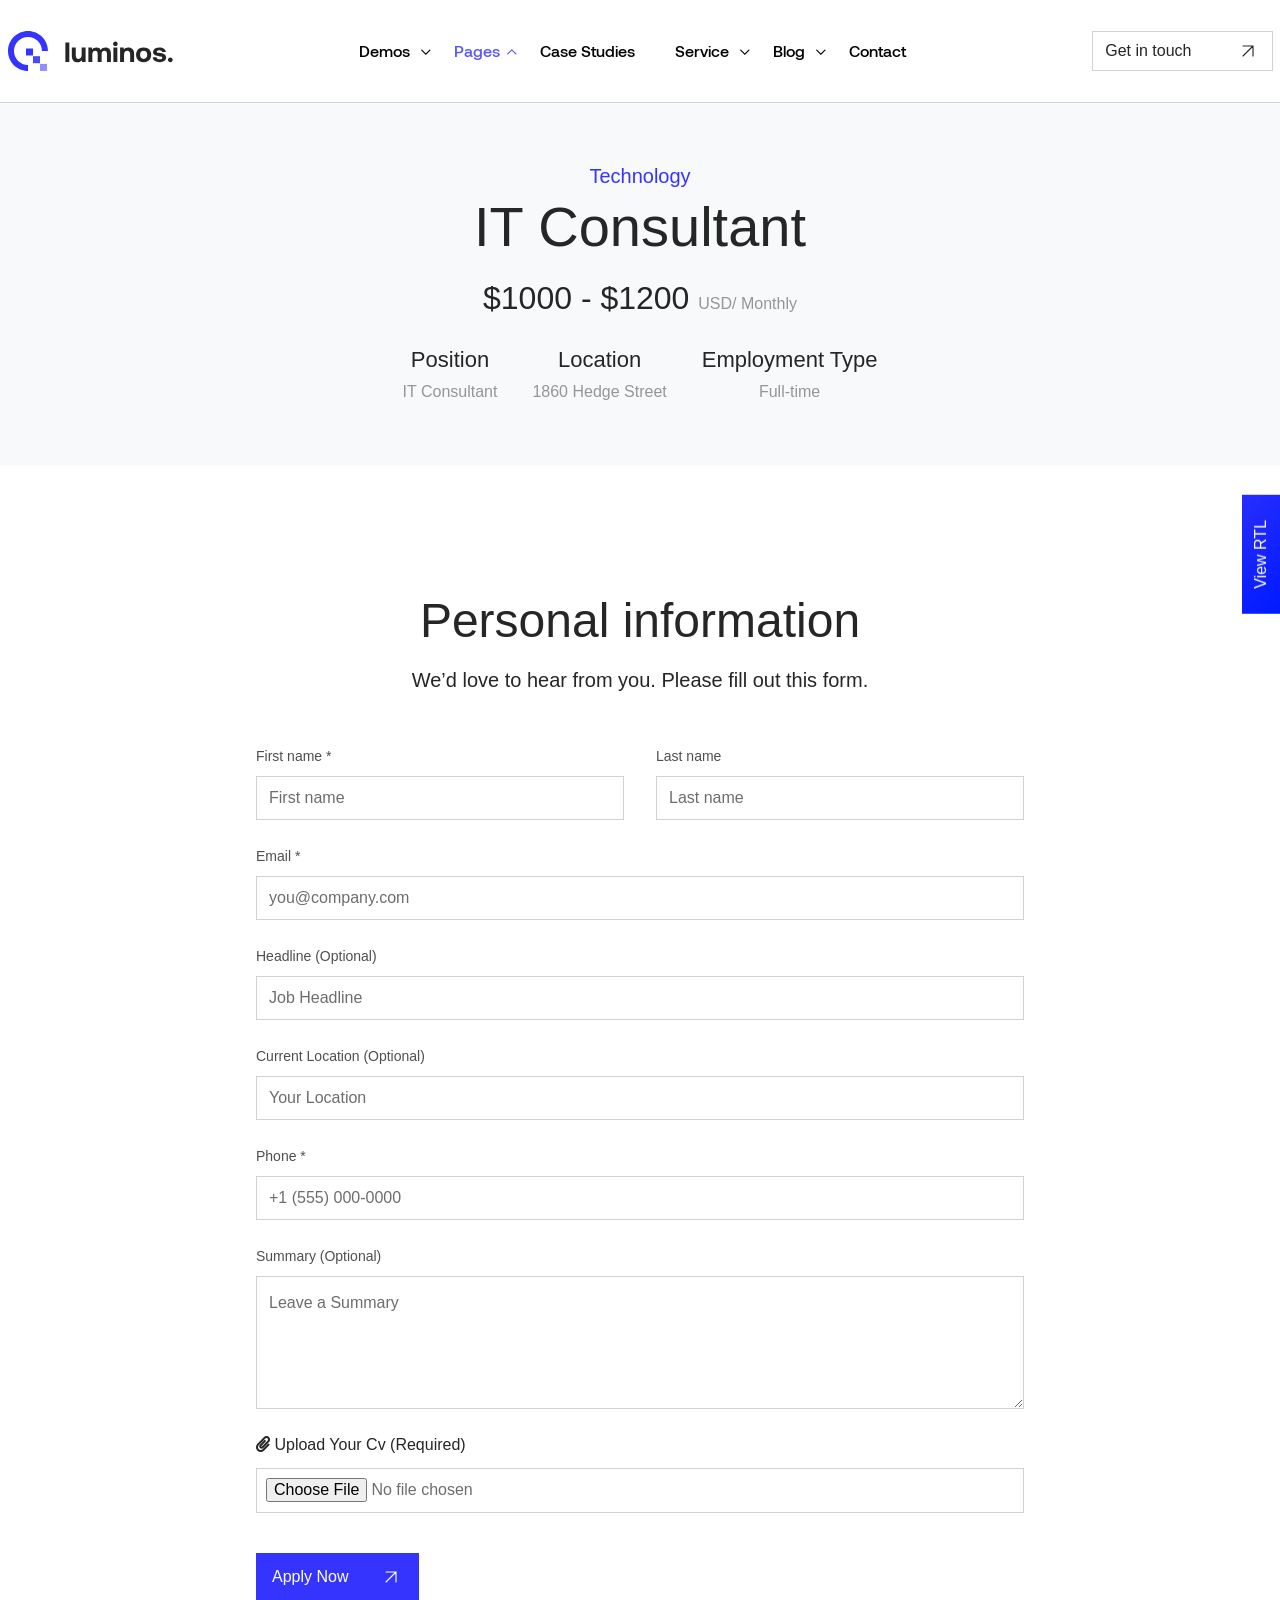
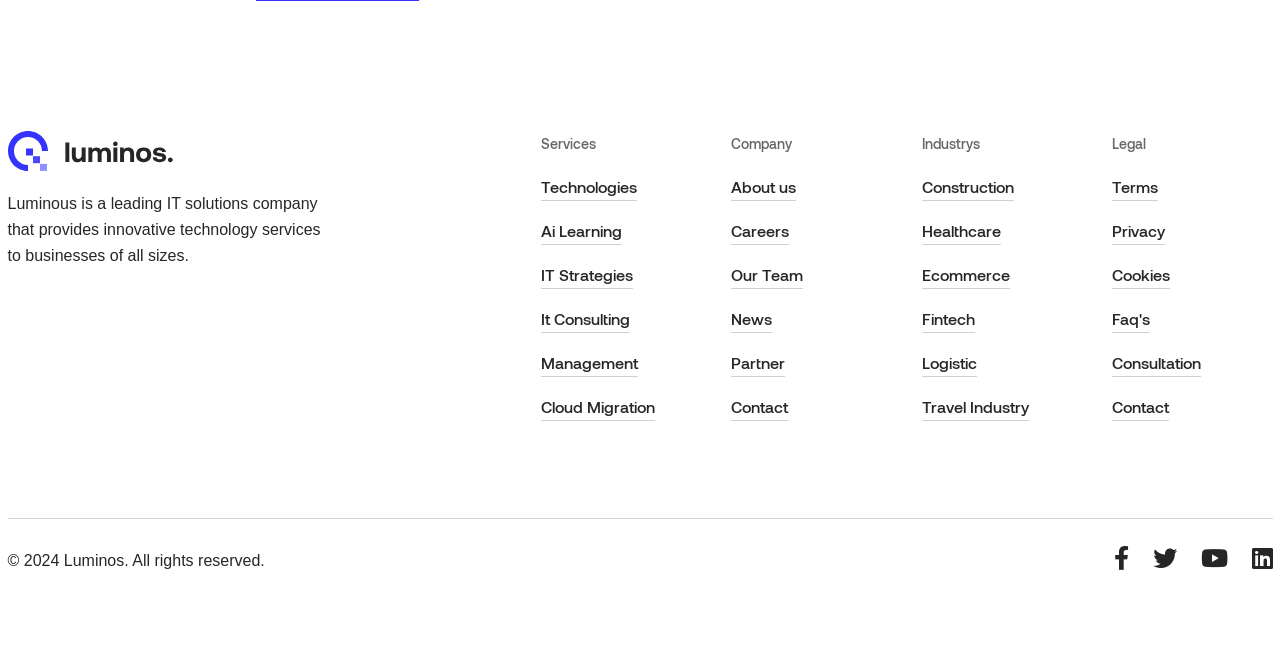
<file: luminos-html/apply.html>
<!DOCTYPE html>
<html lang="en">

<head>
    <meta charset="UTF-8">
    <meta name="viewport" content="width=device-width, initial-scale=1.0">
    <meta name="description" content="Luminos - IT solutions for a growing businesses.">
    <link rel="shortcut icon" type="image/x-icon" href="assets/images/fav.png">
    <title>Luminos - IT solutions for a growing businesses</title>
    <link rel="stylesheet preload" href="assets/css/vendor/bootstrap.min.css" as="style" media="print"
        onload="this.media='all'">
    <link rel="stylesheet preload" href="assets/css/plugins/fontawesome.css" as="style" media="print"
        onload="this.media='all'">
    <link rel="stylesheet preload" href="assets/css/plugins/magnifying-popup.css" as="style" media="print"
        onload="this.media='all'">
    <link rel="stylesheet preload" href="assets/css/plugins/swiper.css" as="style" media="print"
        onload="this.media='all'">
    <link rel="stylesheet preload" href="assets/css/plugins/metismenu.css" as="style" media="print"
        onload="this.media='all'">
    <link rel="stylesheet preload" href="assets/css/style.css" as="style">
</head>

<body class="career-single-body">
    <header class="header-style-one border-bottm">
    <div class="container">
        <div class="row">
            <div class="col-lg-12">
                <div class="header-wrapper-1">
                    <a href="index.html" class="logo-area">
                        <img src="assets/images/logo/logo-1.svg" alt="logo">
                    </a>
                    <div class="nav-area">
    <nav>
        <ul>
            <li class="has-dropdown">
                <a class="nav-link" href="#">
                    Demos
                    <i class="fa-duotone fa-regular fa-chevron-down"></i>
                </a>
                <ul class="submenu parent-nav with-border">
                    <li><a href="index.html"><i class="fa-sharp fa-regular fa-chevron-right"></i>Home One</a></li>
                    <li><a href="index-two.html"><i class="fa-sharp fa-regular fa-chevron-right"></i> Home Two</a></li>
                    <li><a href="index-three.html"><i class="fa-sharp fa-regular fa-chevron-right"></i> Home Three</a>
                    </li>
                    <li><a href="index-four.html"><i class="fa-sharp fa-regular fa-chevron-right"></i> Home Four</a>
                    </li>
                    <li><a href="index-five.html"><i class="fa-sharp fa-regular fa-chevron-right"></i> Home Five</a>
                    </li>
                </ul>
            </li>
            <li class="has-dropdown position-static with-megamenu margin-single-0">
                <a class="nav-link" href="#">Pages<i class="fa-duotone fa-regular fa-chevron-down"></i></a>
                <div class="submenu">
                    <div class="container">
                        <div class="row">
                            <div class="col-lg-3">
                                <ul class="single-menu parent-nav">
                                    <li><a href="about.html"><i
                                                class="fa-sharp fa-regular fa-chevron-right"></i>About</a></li>
                                    <li><a href="service.html"><i
                                                class="fa-sharp fa-regular fa-chevron-right"></i>Services</a>
                                    </li>
                                    <li><a href="service-single.html"><i
                                                class="fa-sharp fa-regular fa-chevron-right"></i>Services
                                            Single</a></li>
                                    <li><a href="pricing.html"><i
                                                class="fa-sharp fa-regular fa-chevron-right"></i>Pricing Plan</a></li>
                                    <li><a href="case-studies.html"><i
                                                class="fa-sharp fa-regular fa-chevron-right"></i>Case
                                            Studies</a></li>
                                    <li><a href="privacy-policy.html"><i
                                                class="fa-sharp fa-regular fa-chevron-right"></i>Privacy
                                            Policy</a></li>
                                </ul>
                            </div>
                            <div class="col-lg-3">
                                <ul class="single-menu parent-nav">
                                    <li><a href="case-studies-single.html"><i
                                                class="fa-sharp fa-regular fa-chevron-right"></i>Case
                                            Studies Single</a></li>
                                    <li><a href="why-choose-us.html"><i
                                                class="fa-sharp fa-regular fa-chevron-right"></i>Why Choose
                                            Us</a></li>
                                    <li><a href="career.html"><i
                                                class="fa-sharp fa-regular fa-chevron-right"></i>Career</a></li>
                                    <li><a href="career-single.html"><i
                                                class="fa-sharp fa-regular fa-chevron-right"></i>Career
                                            Single</a></li>
                                    <li><a href="industry.html"><i
                                                class="fa-sharp fa-regular fa-chevron-right"></i>Industry</a>
                                    </li>
                                </ul>
                            </div>
                            <div class="col-lg-3">
                                <ul class="single-menu parent-nav">
                                    <li><a href="apply.html"><i
                                                class="fa-sharp fa-regular fa-chevron-right"></i>Apply</a></li>
                                    <li><a href="team.html"><i class="fa-sharp fa-regular fa-chevron-right"></i>Team</a>
                                    </li>
                                    <li><a href="team-single.html"><i
                                                class="fa-sharp fa-regular fa-chevron-right"></i>Team
                                            Single</a></li>
                                    <li><a href="faq.html"><i class="fa-sharp fa-regular fa-chevron-right"></i>Faq's</a>
                                    </li>
                                    <li><a href="coming-soon.html"><i
                                                class="fa-sharp fa-regular fa-chevron-right"></i>Coming
                                            Soon</a>
                                    </li>
                                </ul>
                            </div>
                            <div class="col-lg-3">
                                <ul class="single-menu parent-nav">
                                    <li><a href="partner.html"><i class="fa-sharp fa-regular fa-chevron-right"></i>Our
                                            Partner</a>
                                    </li>
                                    <li><a href="award.html"><i
                                                class="fa-sharp fa-regular fa-chevron-right"></i>Award</a></li>
                                    <li><a href="free-consultation.html"><i
                                                class="fa-sharp fa-regular fa-chevron-right"></i>Free
                                            Consultation</a></li>
                                    <li><a href="terms-of-use.html"><i
                                                class="fa-sharp fa-regular fa-chevron-right"></i>Terms Of
                                            Use</a></li>
                                    <li><a href="404.html"><i class="fa-sharp fa-regular fa-chevron-right"></i>Error</a>
                                    </li>
                                </ul>
                            </div>
                        </div>
                    </div>
                </div>
            </li>
            <li><a class="nav-link" href="case-studies.html">Case Studies</a></li>
            <li class="has-dropdown position-static with-megamenu">
                <a class="nav-link" href="service.html">Service <i
                        class="fa-duotone fa-regular fa-chevron-down"></i></a>
                <div class="submenu">
                    <div class="container">
                        <div class="row">
                            <div class="col-lg-3">
                                <ul class="single-menu parent-nav">
                                    <li>
                                        <a class="single-service-area-wrapper" href="service-single.html">
                                            <div class="icon">
                                                <img src="assets/images/service/icons/22.svg" alt="service">
                                            </div>
                                            <div class="info">
                                                <h4 class="title">Cloud Migration</h4>
                                                <p>Moving data to cloud infrastructure.</p>
                                            </div>
                                        </a>
                                    </li>
                                    <li>
                                        <a class="single-service-area-wrapper" href="it-strategies.html">
                                            <div class="icon">
                                                <img src="assets/images/service/icons/23.svg" alt="service">
                                            </div>
                                            <div class="info">
                                                <h4 class="title">IT Strategies</h4>
                                                <p>Alignment, Innovation Scalability.</p>
                                            </div>
                                        </a>
                                    </li>
                                    <li>
                                        <a class="single-service-area-wrapper" href="cyber-security-service.html">
                                            <div class="icon">
                                                <img src="assets/images/service/icons/24.svg" alt="service">
                                            </div>
                                            <div class="info">
                                                <h4 class="title">Cyber Security</h4>
                                                <p>Protecting data software and networks.</p>
                                            </div>
                                        </a>
                                    </li>
                                </ul>
                            </div>
                            <div class="col-lg-3">
                                <ul class="single-menu parent-nav">
                                    <li>
                                        <a class="single-service-area-wrapper" href="technologies-service.html">
                                            <div class="icon">
                                                <img src="assets/images/service/icons/25.svg" alt="service">
                                            </div>
                                            <div class="info">
                                                <h4 class="title">Technologies</h4>
                                                <p>Empowering, innovative, transformative.</p>
                                            </div>
                                        </a>
                                    </li>
                                    <li>
                                        <a class="single-service-area-wrapper" href="it-consulting-service.html">
                                            <div class="icon">
                                                <img src="assets/images/service/icons/26.svg" alt="service">
                                            </div>
                                            <div class="info">
                                                <h4 class="title">IT Consulting Service</h4>
                                                <p>Expertise-driven technology problem-solving.</p>
                                            </div>
                                        </a>
                                    </li>
                                    <li>
                                        <a class="single-service-area-wrapper" href="development-service.html">
                                            <div class="icon">
                                                <img src="assets/images/service/icons/27.svg" alt="service">
                                            </div>
                                            <div class="info">
                                                <h4 class="title">Development</h4>
                                                <p>Creating innovative solutions through technology.</p>
                                            </div>
                                        </a>
                                    </li>
                                </ul>
                            </div>
                            <div class="col-lg-3">
                                <ul class="single-menu parent-nav">
                                    <li>
                                        <a class="single-service-area-wrapper" href="ai-learning-service.html">
                                            <div class="icon">
                                                <img src="assets/images/service/icons/28.svg" alt="service">
                                            </div>
                                            <div class="info">
                                                <h4 class="title">AI Learning</h4>
                                                <p>Empowering machines to mimic intelligence.</p>
                                            </div>
                                        </a>
                                    </li>
                                    <li>
                                        <a class="single-service-area-wrapper" href="management-service.html">
                                            <div class="icon">
                                                <img src="assets/images/service/icons/29.svg" alt="service">
                                            </div>
                                            <div class="info">
                                                <h4 class="title">Management</h4>
                                                <p>Organizing resources to achieve goals</p>
                                            </div>
                                        </a>
                                    </li>
                                    <li>
                                        <a class="single-service-area-wrapper" href="it-innovations.html">
                                            <div class="icon">
                                                <img src="assets/images/service/icons/30.svg" alt="service">
                                            </div>
                                            <div class="info">
                                                <h4 class="title">IT Innovations</h4>
                                                <p>Transforming ideas into digital solutions.</p>
                                            </div>
                                        </a>
                                    </li>
                                </ul>
                            </div>
                            <div class="col-lg-3">
                                <ul class="single-menu parent-nav industry-signle-menu">
                                    <li class="parent-top-industry">
                                        <p>Industries</p>
                                    </li>
                                    <li>
                                        <a class="industries" href="construction-industry.html">
                                            <img class="injectable" src="assets/images/icons/arrow-right.svg"
                                                alt="arrow">
                                            Constructions
                                        </a>
                                    </li>
                                    <li>
                                        <a class="industries" href="healthcare-industry.html">
                                            <img class="injectable" src="assets/images/icons/arrow-right.svg"
                                                alt="arrow">
                                            HealthCare
                                        </a>
                                    </li>
                                    <li>
                                        <a class="industries" href="ecommerce-industry.html">
                                            <img class="injectable" src="assets/images/icons/arrow-right.svg"
                                                alt="arrow">
                                            Retail & E-Commerce
                                        </a>
                                    </li>
                                    <li>
                                        <a class="industries" href="fintech-industry.html">
                                            <img class="injectable" src="assets/images/icons/arrow-right.svg"
                                                alt="arrow">
                                            Fintech
                                        </a>
                                    </li>
                                    <li>
                                        <a class="industries" href="logistic-industry.html">
                                            <img class="injectable" src="assets/images/icons/arrow-right.svg"
                                                alt="arrow">
                                            Logistics & Automotive
                                        </a>
                                    </li>
                                    <li>
                                        <a class="industries" href="travel-industry.html">
                                            <img class="injectable" src="assets/images/icons/arrow-right.svg"
                                                alt="arrow">
                                            Travel & Hospitality
                                        </a>
                                    </li>
                                </ul>
                            </div>
                        </div>
                    </div>
                </div>
            </li>

            <li class="has-dropdown ">
                <a class="nav-link" href="#">Blog <i class="fa-duotone fa-regular fa-chevron-down"></i></a>
                <ul class="submenu parent-nav with-border">
                    <li><a href="blog-list.html"><i class="fa-sharp fa-regular fa-chevron-right"></i>Blog List</a></li>
                    <li><a href="blog-grid.html"><i class="fa-sharp fa-regular fa-chevron-right"></i>Blog Grid</a>
                    </li>
                    <li><a href="blog-grid-two.html"><i class="fa-sharp fa-regular fa-chevron-right"></i>Blog Grid
                            Two</a>
                    </li>
                    <li><a href="blog-grid-four.html"><i class="fa-sharp fa-regular fa-chevron-right"></i>Blog Grid
                            Three</a>
                    </li>
                    <li><a href="blog-masonry.html"><i class="fa-sharp fa-regular fa-chevron-right"></i>Blog Masonry</a>
                    </li>
                    <li><a href="blog-details.html"><i class="fa-sharp fa-regular fa-chevron-right"></i>Blog Details</a>
                    </li>
                </ul>
            </li>
            <li><a class="nav-link" href="contact.html">Contact</a></li>
        </ul>
    </nav>
</div>
                    <div class="button-area-right-header">
                        <a href="contact.html" class="rts-btn btn-border">
                            Get in touch
                            <img class="injectable" src="assets/images/service/icons/13.svg" alt="arrow">
                        </a>
                        <div class="menu-btn-toggle">
                            <svg width="20" height="16" viewBox="0 0 20 16" fill="none"
                                xmlns="http://www.w3.org/2000/svg">
                                <rect y="14" width="20" height="2" fill="#1F1F25"></rect>
                                <rect y="7" width="20" height="2" fill="#1F1F25"></rect>
                                <rect width="20" height="2" fill="#1F1F25"></rect>
                            </svg>
                        </div>
                    </div>
                </div>
            </div>
        </div>
    </div>
</header>
<header class="header-style-one header--sticky">
    <div class="container">
        <div class="row">
            <div class="col-lg-12">
                <div class="header-wrapper-1">
                    <a href="index.html" class="logo-area">
                        <img src="assets/images/logo/logo-1.svg" alt="logo">
                    </a>
                    <div class="nav-area">
    <nav>
        <ul>
            <li class="has-dropdown">
                <a class="nav-link" href="#">
                    Demos
                    <i class="fa-duotone fa-regular fa-chevron-down"></i>
                </a>
                <ul class="submenu parent-nav with-border">
                    <li><a href="index.html"><i class="fa-sharp fa-regular fa-chevron-right"></i>Home One</a></li>
                    <li><a href="index-two.html"><i class="fa-sharp fa-regular fa-chevron-right"></i> Home Two</a></li>
                    <li><a href="index-three.html"><i class="fa-sharp fa-regular fa-chevron-right"></i> Home Three</a>
                    </li>
                    <li><a href="index-four.html"><i class="fa-sharp fa-regular fa-chevron-right"></i> Home Four</a>
                    </li>
                    <li><a href="index-five.html"><i class="fa-sharp fa-regular fa-chevron-right"></i> Home Five</a>
                    </li>
                </ul>
            </li>
            <li class="has-dropdown position-static with-megamenu margin-single-0">
                <a class="nav-link" href="#">Pages<i class="fa-duotone fa-regular fa-chevron-down"></i></a>
                <div class="submenu">
                    <div class="container">
                        <div class="row">
                            <div class="col-lg-3">
                                <ul class="single-menu parent-nav">
                                    <li><a href="about.html"><i
                                                class="fa-sharp fa-regular fa-chevron-right"></i>About</a></li>
                                    <li><a href="service.html"><i
                                                class="fa-sharp fa-regular fa-chevron-right"></i>Services</a>
                                    </li>
                                    <li><a href="service-single.html"><i
                                                class="fa-sharp fa-regular fa-chevron-right"></i>Services
                                            Single</a></li>
                                    <li><a href="pricing.html"><i
                                                class="fa-sharp fa-regular fa-chevron-right"></i>Pricing Plan</a></li>
                                    <li><a href="case-studies.html"><i
                                                class="fa-sharp fa-regular fa-chevron-right"></i>Case
                                            Studies</a></li>
                                    <li><a href="privacy-policy.html"><i
                                                class="fa-sharp fa-regular fa-chevron-right"></i>Privacy
                                            Policy</a></li>
                                </ul>
                            </div>
                            <div class="col-lg-3">
                                <ul class="single-menu parent-nav">
                                    <li><a href="case-studies-single.html"><i
                                                class="fa-sharp fa-regular fa-chevron-right"></i>Case
                                            Studies Single</a></li>
                                    <li><a href="why-choose-us.html"><i
                                                class="fa-sharp fa-regular fa-chevron-right"></i>Why Choose
                                            Us</a></li>
                                    <li><a href="career.html"><i
                                                class="fa-sharp fa-regular fa-chevron-right"></i>Career</a></li>
                                    <li><a href="career-single.html"><i
                                                class="fa-sharp fa-regular fa-chevron-right"></i>Career
                                            Single</a></li>
                                    <li><a href="industry.html"><i
                                                class="fa-sharp fa-regular fa-chevron-right"></i>Industry</a>
                                    </li>
                                </ul>
                            </div>
                            <div class="col-lg-3">
                                <ul class="single-menu parent-nav">
                                    <li><a href="apply.html"><i
                                                class="fa-sharp fa-regular fa-chevron-right"></i>Apply</a></li>
                                    <li><a href="team.html"><i class="fa-sharp fa-regular fa-chevron-right"></i>Team</a>
                                    </li>
                                    <li><a href="team-single.html"><i
                                                class="fa-sharp fa-regular fa-chevron-right"></i>Team
                                            Single</a></li>
                                    <li><a href="faq.html"><i class="fa-sharp fa-regular fa-chevron-right"></i>Faq's</a>
                                    </li>
                                    <li><a href="coming-soon.html"><i
                                                class="fa-sharp fa-regular fa-chevron-right"></i>Coming
                                            Soon</a>
                                    </li>
                                </ul>
                            </div>
                            <div class="col-lg-3">
                                <ul class="single-menu parent-nav">
                                    <li><a href="partner.html"><i class="fa-sharp fa-regular fa-chevron-right"></i>Our
                                            Partner</a>
                                    </li>
                                    <li><a href="award.html"><i
                                                class="fa-sharp fa-regular fa-chevron-right"></i>Award</a></li>
                                    <li><a href="free-consultation.html"><i
                                                class="fa-sharp fa-regular fa-chevron-right"></i>Free
                                            Consultation</a></li>
                                    <li><a href="terms-of-use.html"><i
                                                class="fa-sharp fa-regular fa-chevron-right"></i>Terms Of
                                            Use</a></li>
                                    <li><a href="404.html"><i class="fa-sharp fa-regular fa-chevron-right"></i>Error</a>
                                    </li>
                                </ul>
                            </div>
                        </div>
                    </div>
                </div>
            </li>
            <li><a class="nav-link" href="case-studies.html">Case Studies</a></li>
            <li class="has-dropdown position-static with-megamenu">
                <a class="nav-link" href="service.html">Service <i
                        class="fa-duotone fa-regular fa-chevron-down"></i></a>
                <div class="submenu">
                    <div class="container">
                        <div class="row">
                            <div class="col-lg-3">
                                <ul class="single-menu parent-nav">
                                    <li>
                                        <a class="single-service-area-wrapper" href="service-single.html">
                                            <div class="icon">
                                                <img src="assets/images/service/icons/22.svg" alt="service">
                                            </div>
                                            <div class="info">
                                                <h4 class="title">Cloud Migration</h4>
                                                <p>Moving data to cloud infrastructure.</p>
                                            </div>
                                        </a>
                                    </li>
                                    <li>
                                        <a class="single-service-area-wrapper" href="it-strategies.html">
                                            <div class="icon">
                                                <img src="assets/images/service/icons/23.svg" alt="service">
                                            </div>
                                            <div class="info">
                                                <h4 class="title">IT Strategies</h4>
                                                <p>Alignment, Innovation Scalability.</p>
                                            </div>
                                        </a>
                                    </li>
                                    <li>
                                        <a class="single-service-area-wrapper" href="cyber-security-service.html">
                                            <div class="icon">
                                                <img src="assets/images/service/icons/24.svg" alt="service">
                                            </div>
                                            <div class="info">
                                                <h4 class="title">Cyber Security</h4>
                                                <p>Protecting data software and networks.</p>
                                            </div>
                                        </a>
                                    </li>
                                </ul>
                            </div>
                            <div class="col-lg-3">
                                <ul class="single-menu parent-nav">
                                    <li>
                                        <a class="single-service-area-wrapper" href="technologies-service.html">
                                            <div class="icon">
                                                <img src="assets/images/service/icons/25.svg" alt="service">
                                            </div>
                                            <div class="info">
                                                <h4 class="title">Technologies</h4>
                                                <p>Empowering, innovative, transformative.</p>
                                            </div>
                                        </a>
                                    </li>
                                    <li>
                                        <a class="single-service-area-wrapper" href="it-consulting-service.html">
                                            <div class="icon">
                                                <img src="assets/images/service/icons/26.svg" alt="service">
                                            </div>
                                            <div class="info">
                                                <h4 class="title">IT Consulting Service</h4>
                                                <p>Expertise-driven technology problem-solving.</p>
                                            </div>
                                        </a>
                                    </li>
                                    <li>
                                        <a class="single-service-area-wrapper" href="development-service.html">
                                            <div class="icon">
                                                <img src="assets/images/service/icons/27.svg" alt="service">
                                            </div>
                                            <div class="info">
                                                <h4 class="title">Development</h4>
                                                <p>Creating innovative solutions through technology.</p>
                                            </div>
                                        </a>
                                    </li>
                                </ul>
                            </div>
                            <div class="col-lg-3">
                                <ul class="single-menu parent-nav">
                                    <li>
                                        <a class="single-service-area-wrapper" href="ai-learning-service.html">
                                            <div class="icon">
                                                <img src="assets/images/service/icons/28.svg" alt="service">
                                            </div>
                                            <div class="info">
                                                <h4 class="title">AI Learning</h4>
                                                <p>Empowering machines to mimic intelligence.</p>
                                            </div>
                                        </a>
                                    </li>
                                    <li>
                                        <a class="single-service-area-wrapper" href="management-service.html">
                                            <div class="icon">
                                                <img src="assets/images/service/icons/29.svg" alt="service">
                                            </div>
                                            <div class="info">
                                                <h4 class="title">Management</h4>
                                                <p>Organizing resources to achieve goals</p>
                                            </div>
                                        </a>
                                    </li>
                                    <li>
                                        <a class="single-service-area-wrapper" href="it-innovations.html">
                                            <div class="icon">
                                                <img src="assets/images/service/icons/30.svg" alt="service">
                                            </div>
                                            <div class="info">
                                                <h4 class="title">IT Innovations</h4>
                                                <p>Transforming ideas into digital solutions.</p>
                                            </div>
                                        </a>
                                    </li>
                                </ul>
                            </div>
                            <div class="col-lg-3">
                                <ul class="single-menu parent-nav industry-signle-menu">
                                    <li class="parent-top-industry">
                                        <p>Industries</p>
                                    </li>
                                    <li>
                                        <a class="industries" href="construction-industry.html">
                                            <img class="injectable" src="assets/images/icons/arrow-right.svg"
                                                alt="arrow">
                                            Constructions
                                        </a>
                                    </li>
                                    <li>
                                        <a class="industries" href="healthcare-industry.html">
                                            <img class="injectable" src="assets/images/icons/arrow-right.svg"
                                                alt="arrow">
                                            HealthCare
                                        </a>
                                    </li>
                                    <li>
                                        <a class="industries" href="ecommerce-industry.html">
                                            <img class="injectable" src="assets/images/icons/arrow-right.svg"
                                                alt="arrow">
                                            Retail & E-Commerce
                                        </a>
                                    </li>
                                    <li>
                                        <a class="industries" href="fintech-industry.html">
                                            <img class="injectable" src="assets/images/icons/arrow-right.svg"
                                                alt="arrow">
                                            Fintech
                                        </a>
                                    </li>
                                    <li>
                                        <a class="industries" href="logistic-industry.html">
                                            <img class="injectable" src="assets/images/icons/arrow-right.svg"
                                                alt="arrow">
                                            Logistics & Automotive
                                        </a>
                                    </li>
                                    <li>
                                        <a class="industries" href="travel-industry.html">
                                            <img class="injectable" src="assets/images/icons/arrow-right.svg"
                                                alt="arrow">
                                            Travel & Hospitality
                                        </a>
                                    </li>
                                </ul>
                            </div>
                        </div>
                    </div>
                </div>
            </li>

            <li class="has-dropdown ">
                <a class="nav-link" href="#">Blog <i class="fa-duotone fa-regular fa-chevron-down"></i></a>
                <ul class="submenu parent-nav with-border">
                    <li><a href="blog-list.html"><i class="fa-sharp fa-regular fa-chevron-right"></i>Blog List</a></li>
                    <li><a href="blog-grid.html"><i class="fa-sharp fa-regular fa-chevron-right"></i>Blog Grid</a>
                    </li>
                    <li><a href="blog-grid-two.html"><i class="fa-sharp fa-regular fa-chevron-right"></i>Blog Grid
                            Two</a>
                    </li>
                    <li><a href="blog-grid-four.html"><i class="fa-sharp fa-regular fa-chevron-right"></i>Blog Grid
                            Three</a>
                    </li>
                    <li><a href="blog-masonry.html"><i class="fa-sharp fa-regular fa-chevron-right"></i>Blog Masonry</a>
                    </li>
                    <li><a href="blog-details.html"><i class="fa-sharp fa-regular fa-chevron-right"></i>Blog Details</a>
                    </li>
                </ul>
            </li>
            <li><a class="nav-link" href="contact.html">Contact</a></li>
        </ul>
    </nav>
</div>
                    <div class="button-area-right-header">
                        <a href="contact.html" class="rts-btn btn-border">
                            Get in touch
                            <img class="injectable" src="assets/images/service/icons/13.svg" alt="arrow">
                        </a>
                        <div class="menu-btn-toggle">
                            <svg width="20" height="16" viewBox="0 0 20 16" fill="none"
                                xmlns="http://www.w3.org/2000/svg">
                                <rect y="14" width="20" height="2" fill="#1F1F25"></rect>
                                <rect y="7" width="20" height="2" fill="#1F1F25"></rect>
                                <rect width="20" height="2" fill="#1F1F25"></rect>
                            </svg>
                        </div>
                    </div>
                </div>
            </div>
        </div>
    </div>
</header>


    <!-- career single banner area start -->
    <div class="career-single-banner-area ptb--60 bg-light">
        <div class="container">
            <div class="row">
                <div class="col-lg-12">
                    <div class="career-page-single-banner center-aligh">
                        <span class="pre">Technology</span>
                        <h1 class="title">IT Consultant</h1>
                        <h3 class="title">$1000 - $1200 <span>USD/ Monthly</span></h3>
                        <div class="single-career-wrapper">
                            <div class="single">
                                <h5 class="title">Position</h5>
                                <span>IT Consultant</span>
                            </div>
                            <div class="single">
                                <h5 class="title">Location</h5>
                                <span>1860 Hedge Street</span>
                            </div>
                            <div class="single">
                                <h5 class="title">Employment Type</h5>
                                <span>Full-time</span>
                            </div>
                        </div>
                    </div>
                </div>
            </div>
        </div>
    </div>
    <!-- career single banner area end -->

    <!-- apply form here -->
    <div class="apply-form-area-start rts-section-gapTop">
        <div class="container-contact">
            <div class="row">
                <div class="col-lg-12">
                    <div class="text-center-title-bg-white">
                        <h2 class="title">Personal information</h2>
                        <p>We’d love to hear from you. Please fill out this form.</p>
                    </div>
                </div>
                <div class="col-lg-12">
                    <div class="apply-job-form">
                        <form class="contact-form" action="mailer.php" method="post" id="contact-form">
                            <div class="half-input-wrapper">
                                <div class="single">
                                    <label for="name">First name *</label>
                                    <input type="text" id="name" name="first_name" placeholder="First name" required="">
                                </div>
                                <div class="single">
                                    <label for="last">Last name</label>
                                    <input type="text" id="last" name="last_name" placeholder="Last name" required="">
                                </div>
                            </div>
                            <div class="single">
                                <label for="email">Email *</label>
                                <input type="email" id="email" name="email" placeholder="you@company.com" required="">
                            </div>
                            <div class="single">
                                <label for="headline">Headline (Optional)</label>
                                <input type="email" id="email" name="headline" placeholder="Job Headline" required="">
                            </div>
                            <div class="single">
                                <label for="Location">Current Location (Optional)</label>
                                <input type="email" id="email" name="Location" placeholder="Your Location" required="">
                            </div>
                            <div class="single">
                                <label for="phone">Phone *</label>
                                <input type="text" id="phone" name="phone" placeholder="+1 (555) 000-0000" required>
                            </div>
                            <div class="single">
                                <label for="message">Summary (Optional)</label>
                                <textarea id="message" name="message" placeholder="Leave a Summary"
                                    required=""></textarea>
                            </div>
                            <label class="filelabel">
                                <i class="fa fa-paperclip">
                                </i>
                                <span class="title">
                                    Upload Your Cv (Required)
                                </span>
                                <input class="FileUpload1" id="FileInput" name="booking_attachment" type="file" />
                            </label>
                            <button type="submit" class="rts-btn btn-primary">Apply Now
                                <svg xmlns="http://www.w3.org/2000/svg" width="32" height="32" viewBox="0 0 32 32"
                                    fill="none"
                                    data-inject-url="http://localhost:3000/assets/images/service/icons/13.svg"
                                    class="injectable">
                                    <path
                                        d="M9.3335 22.6667L22.6668 9.33337M22.6668 9.33337H9.3335M22.6668 9.33337V22.6667"
                                        stroke="#999999" stroke-width="1.5" stroke-linecap="round"
                                        stroke-linejoin="round"></path>
                                </svg>
                            </button>
                        </form>
                    </div>
                </div>
            </div>
        </div>
    </div>
    <!-- apply form here -->
    <!-- rts footer area start -->
<div class="rts-footer-area rts-section-gapTop pb--80">
    <div class="container">
        <div class="row">
            <div class="col-lg-5 col-md-12">
                <div class="logo-area">
                    <a href="index.html" class="logo">
                        <img src="assets/images/logo/logo-1.svg" alt="logo">
                    </a>
                    <p class="disc">
                        Luminous is a leading IT solutions company that provides innovative technology services to
                        businesses of all sizes.
                    </p>
                </div>

            </div>
            <div class="col-lg-7">
                <div class="row g-5">
                    <div class="col-lg-3 col-md-6 col-sm-6 col-12">
                        <div class="single-nav-area-footer">
                            <p class="parent">Services</p>
                            <ul>
                                <li><a href="technologies-service.html">Technologies</a></li>
                                <li><a href="ai-learning-service.html">Ai Learning</a></li>
                                <li><a href="it-strategies.html">IT Strategies</a></li>
                                <li><a href="it-consulting-service.html">It Consulting</a></li>
                                <li><a href="management-service.html">Management</a></li>
                                <li><a href="service-single.html">Cloud Migration</a></li>
                            </ul>
                        </div>
                    </div>
                    <div class="col-lg-3 col-md-6 col-sm-6 col-12">
                        <div class="single-nav-area-footer">
                            <p class="parent">Company</p>
                            <ul>
                                <li><a href="about.html">About us</a></li>
                                <li><a href="career.html">Careers</a></li>
                                <li><a href="team.html">Our Team</a></li>
                                <li><a href="blog-grid.html">News</a></li>
                                <li><a href="partner.html">Partner</a></li>
                                <li><a href="contact.html">Contact</a></li>
                            </ul>
                        </div>
                    </div>
                    <div class="col-lg-3 col-md-6 col-sm-6 col-12">
                        <div class="single-nav-area-footer">
                            <p class="parent">Industrys</p>
                            <ul>
                                <li><a href="construction-industry.html">Construction</a></li>
                                <li><a href="healthcare-industry.html">Healthcare</a></li>
                                <li><a href="ecommerce-industry.html">Ecommerce</a></li>
                                <li><a href="fintech-industry.html">Fintech</a></li>
                                <li><a href="logistic-industry.html">Logistic</a></li>
                                <li><a href="travel-industry.html">Travel Industry</a></li>
                            </ul>
                        </div>
                    </div>
                    <div class="col-lg-3 col-md-6 col-sm-6 col-12">
                        <div class="single-nav-area-footer">
                            <p class="parent">Legal</p>
                            <ul>
                                <li><a href="terms-of-use.html">Terms</a></li>
                                <li><a href="privacy-policy.html">Privacy</a></li>
                                <li><a href="cookies-policy.html">Cookies</a></li>
                                <li><a href="faq.html">Faq's</a></li>
                                <li><a href="free-consultation.html">Consultation</a></li>
                                <li><a href="contact.html">Contact</a></li>
                            </ul>
                        </div>
                    </div>
                </div>
            </div>
        </div>
    </div>
</div>
<!-- rts footer area end -->

<!-- rts copyright area start -->
<div class="rts-copyright-area-one">
    <div class="container">
        <div class="row">
            <div class="col-lg-12">
                <div class="copyright-wrapper">
                    <p>© 2024 Luminos. All rights reserved.</p>
                    <div class="social-copyright-area">
                        <ul>
                            <li aria-label="Visit our Facebook page"><a href="#"><i
                                        class="fa-brands fa-facebook-f"></i></a></li>
                            <li aria-label="Visit our Twitter page"><a href="#"><i class="fa-brands fa-twitter"></i></a>
                            </li>
                            <li aria-label="Visit our Youtube page"><a href="#"><i class="fa-brands fa-youtube"></i></a>
                            </li>
                            <li aria-label="Visit our Linkedin page"><a href="#"><i
                                        class="fa-brands fa-linkedin"></i></a></li>
                        </ul>
                    </div>
                </div>
            </div>
        </div>
    </div>
</div>
<!-- rts copyright area end -->
    <!-- pre loader area start -->
<div class="loader-wrapper">
    <div class="loader">
    </div>
    <div class="loader-section section-left"></div>
    <div class="loader-section section-right"></div>
</div>

<!-- rtl btn area start -->
<div class="rtl-ltr-switcher-btn">
    <span class="rtl show">View RTL</span>
    <span class="ltr">View LTR</span>
</div>
<!-- rtl btn area end -->

<div id="side-bar" class="side-bar header-two" dir="ltr">
    <button class="close-icon-menu" aria-label="footer_Button"><i class="far fa-times"></i></button>
    <div class="mobile-menu-main">
        <nav class="nav-main mainmenu-nav mt--30">
            <ul class="mainmenu metismenu" id="mobile-menu-active">
                <li class="has-droupdown">
                    <a href="#" class="main">Home</a>
                    <ul class="submenu mm-collapse">
                        <li><a href="index.html">Home One</a></li>
                        <li><a href="index-two.html">Home Two</a></li>
                        <li><a href="index-three.html">Home Three</a></li>
                        <li><a href="index-four.html">Home Four</a></li>
                        <li><a href="index-five.html">Home Five</a></li>
                    </ul>
                </li>
                <li class="has-droupdown">
                    <a href="#" class="main">Pages</a>
                    <ul class="submenu mm-collapse">
                        <li><a href="about.html">About</a></li>
                        <li><a href="service.html">Services</a></li>
                        <li><a href="service-single.html">Services Single</a></li>
                        <li><a href="case-studies.html">Case Studies</a></li>
                        <li><a href="privacy-policy.html">Privacy Policy</a></li>
                        <li><a href="case-studies-single.html">Case Studies Single</a></li>
                        <li><a href="why-choose-us.html">Why Choose Us</a></li>
                        <li><a href="career.html">Career</a></li>
                        <li><a href="career-single.html">Career Single</a></li>
                        <li><a href="industry.html">Industry</a></li>
                        <li><a href="apply.html">Apply</a></li>
                        <li><a href="team.html">Team</a></li>
                        <li><a href="team-single.html">Team Single</a></li>
                        <li><a href="faq.html">Faq's</a></li>
                        <li><a href="coming-soon.html">Coming Soon</a></li>
                        <li><a href="partner.html">Our Partner</a></li>
                        <li><a href="award.html">Award</a></li>
                        <li><a href="free-consultation.html">Free Consultation</a></li>
                        <li><a href="terms-of-use.html">Terms Of Use</a></li>
                        <li><a href="404.html">Error</a></li>
                    </ul>
                </li>
                <li>
                    <a href="case-studies.html" class="main">Case Studies</a>
                </li>
                <li class="has-droupdown">
                    <a href="#" class="main">Services</a>
                    <ul class="submenu mm-collapse">
                        <li><a href="service.html">Service</a></li>
                        <li><a href="service-single.html">Cloud Migration</a></li>
                        <li><a href="it-strategies.html">IT Strategies</a></li>
                        <li><a href="cyber-security-service.html">Cyber Security</a></li>
                        <li><a href="technologies-service.html">Technologies</a></li>
                        <li><a href="it-consulting-service.html">IT Consulting</a></li>
                        <li><a href="development-service.html">Development</a></li>
                        <li><a href="ai-learning-service.html">AI Learning</a></li>
                        <li><a href="management-service.html">Management Service</a></li>
                        <li><a href="it-innovations.html">IT Innovations</a></li>
                    </ul>
                </li>
                <li class="has-droupdown">
                    <a href="#" class="main">Blog</a>
                    <ul class="submenu mm-collapse">
                        <li><a href="blog-list.html">Blog List</a></li>
                        <li><a href="blog-grid.html">Blog Grid</a></li>
                        <li><a href="blog-grid-two.html">Blog Grid Two</a></li>
                        <li><a href="blog-grid-four.html">Blog Grid Three</a></li>
                        <li><a href="blog-masonry.html">Blog Masonry</a></li>
                        <li><a href="blog-details.html">Blog Details</a></li>
                    </ul>
                </li>
                <li>
                    <a href="contact.html" class="main">Contact</a>
                </li>
            </ul>
        </nav>


        <div class="rts-social-border-area right-sidebar mt--80">
            <ul>
                <li><a href="#" aria-label="social link" data-description="social"><i
                            class="fa-brands fa-facebook-f"></i></a></li>
                <li><a href="#" aria-label="social link" data-description="social"><i
                            class="fa-brands fa-twitter"></i></a></li>
                <li><a href="#" aria-label="social link" data-description="social"><i
                            class="fa-brands fa-linkedin-in"></i></a></li>
                <li><a href="#" aria-label="social link" data-description="social"><i
                            class="fa-brands fa-pinterest"></i></a></li>
                <li><a href="#" aria-label="social link" data-description="social"><i
                            class="fa-brands fa-youtube"></i></a></li>
            </ul>
        </div>
    </div>
    <!-- mobile menu area end -->
</div>

<div id="anywhere-home"></div>

<!-- progress area start -->
<div class="progress-wrap">
    <svg class="progress-circle svg-content" width="100%" height="100%" viewBox="-1 -1 102 102">
        <path d="M50,1 a49,49 0 0,1 0,98 a49,49 0 0,1 0,-98"
            style="transition: stroke-dashoffset 10ms linear 0s; stroke-dasharray: 307.919, 307.919; stroke-dashoffset: 307.919;">
        </path>
    </svg>
</div>
<!-- progress area end -->


<script defer src="assets/js/plugins/jquery.js"></script>
<script defer src="assets/js/vendor/waw.js"></script>
<script defer src="assets/js/vendor/jarallax.js"></script>
<script defer src="assets/js/plugins/smooth-scroll.js"></script>

<script defer src="assets/js/plugins/counter-up.js"></script>
<script defer src="assets/js/vendor/waypoint.js"></script>
<script defer src="assets/js/plugins/popup.js"></script>

<script defer src="assets/js/plugins/swiper.js"></script>
<script defer src="assets/js/plugins/svg-inject.js"></script>
<script defer src="assets/js/plugins/metismenu.js"></script>
<script defer src="assets/js/vendor/contact-form.js"></script>
<script defer src="assets/js/vendor/bootstrap.min.js"></script>
<script defer src="assets/js/main.js"></script>
</body>

</html>
</file>
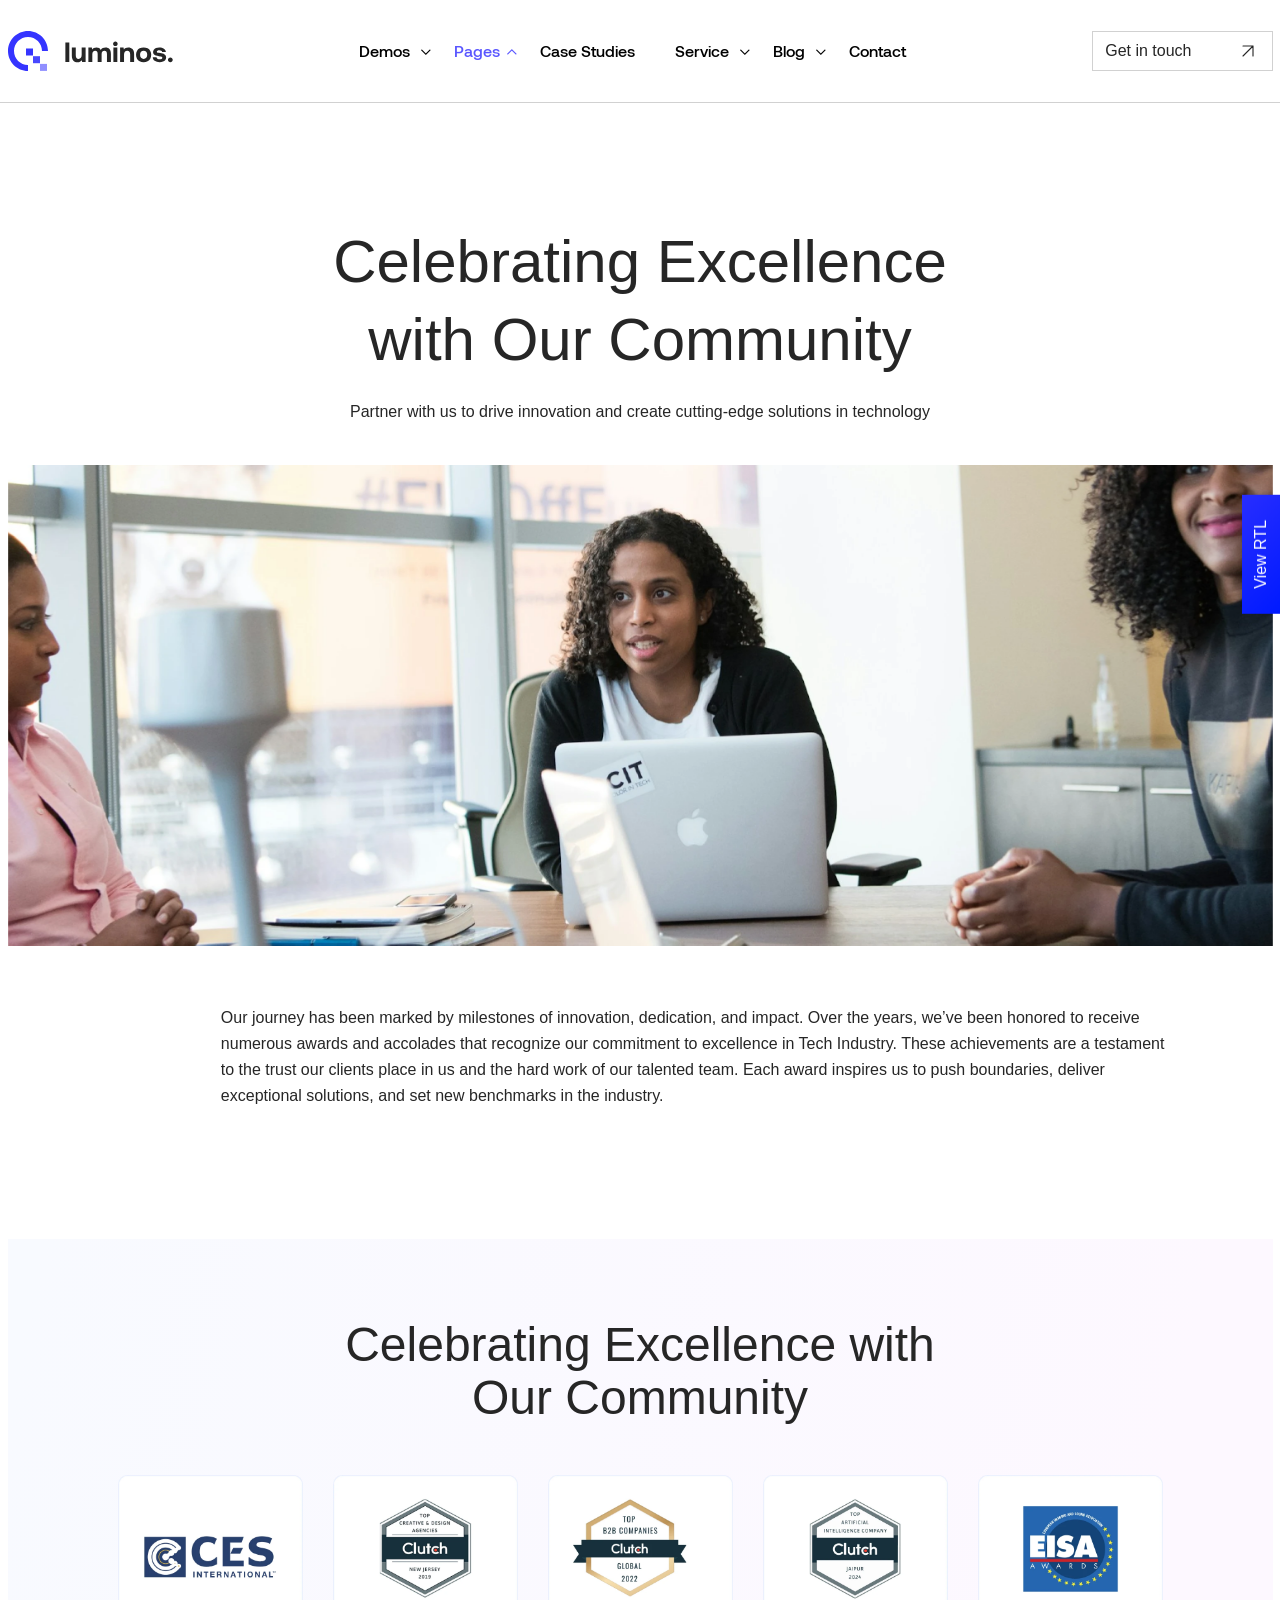
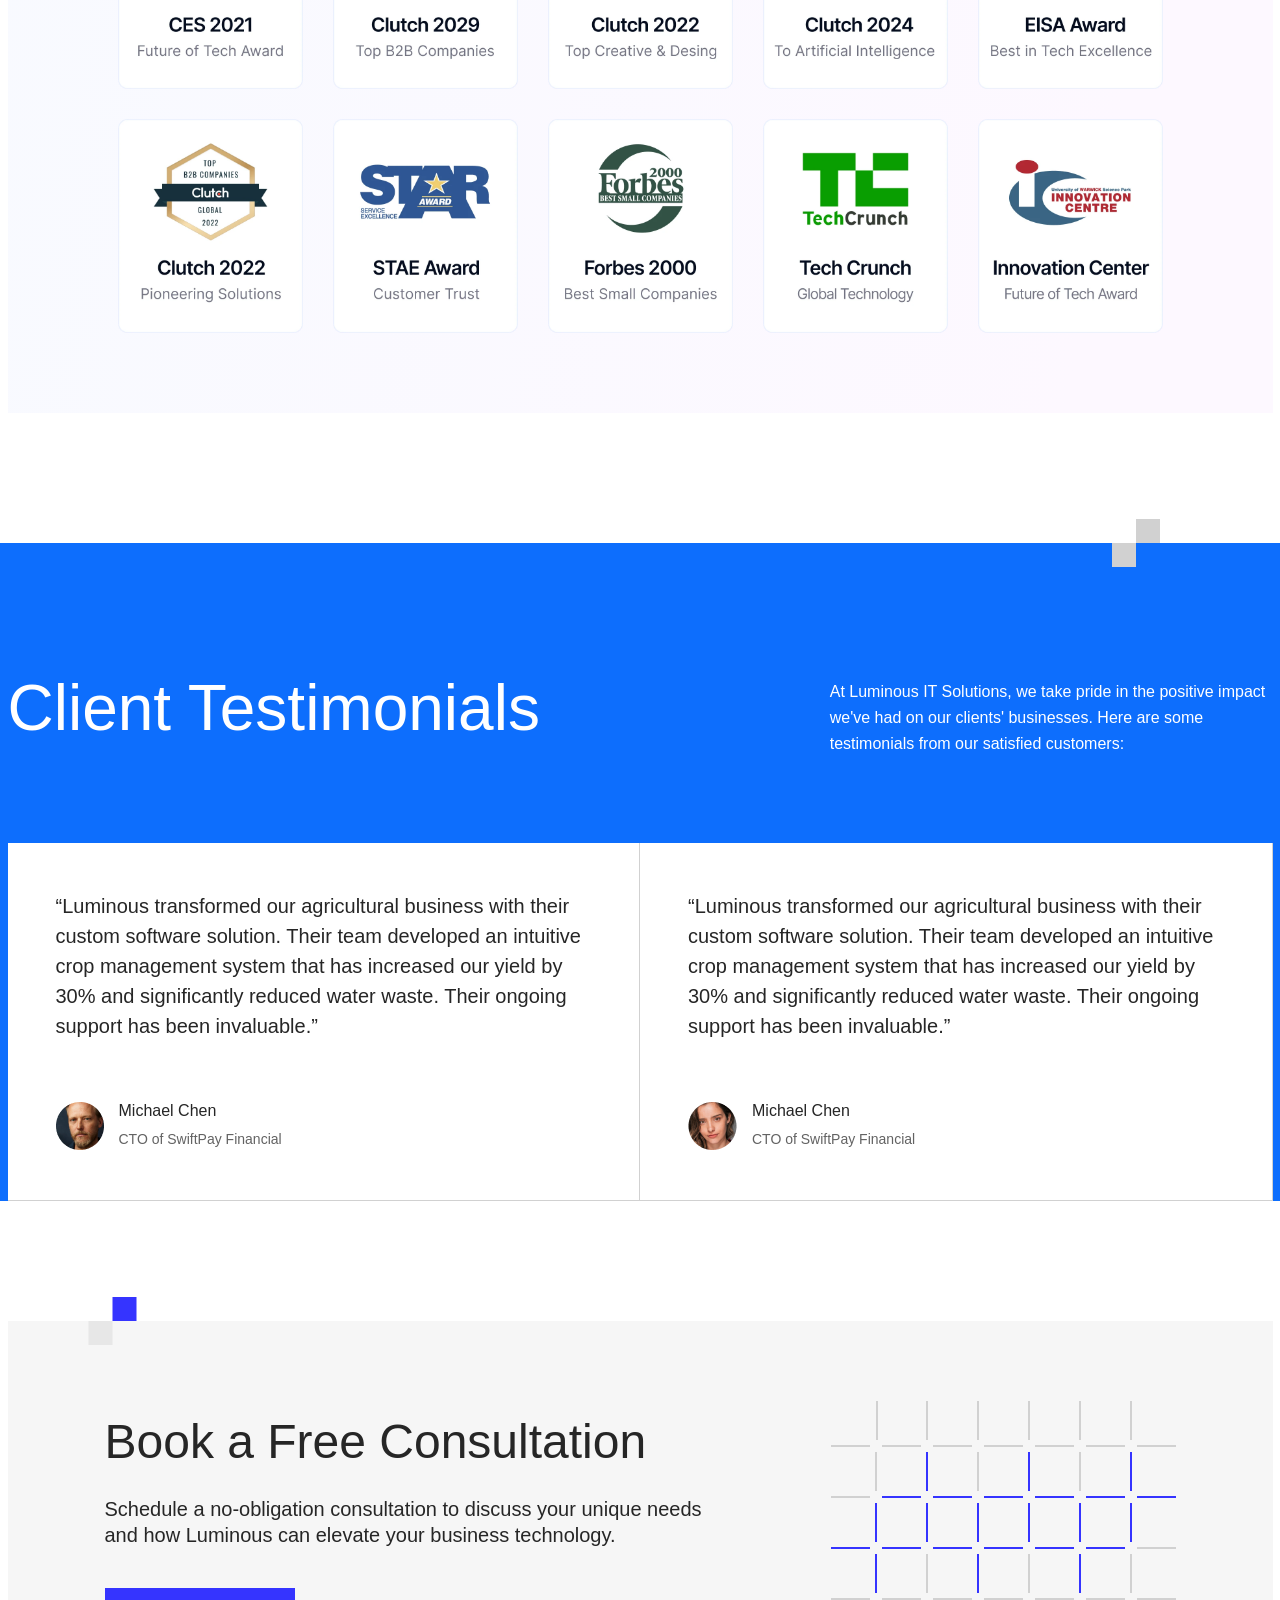
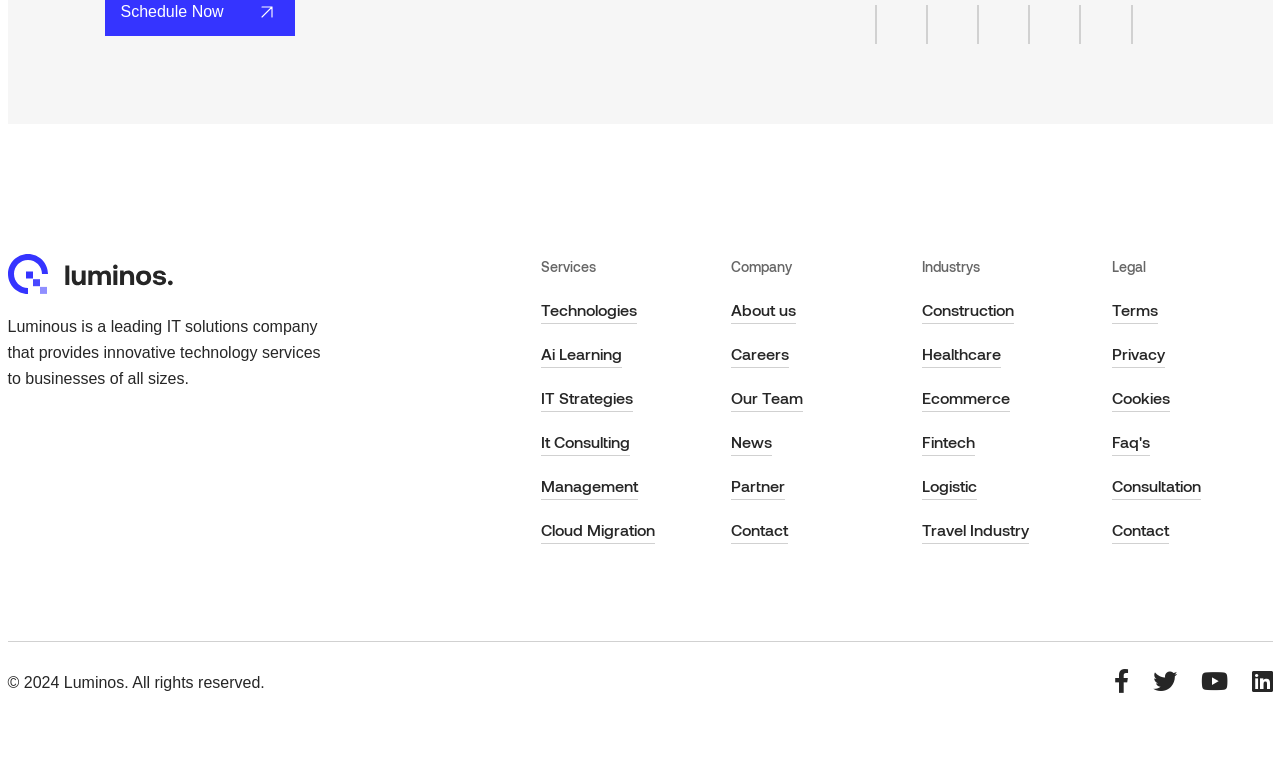
<file: luminos-html/award.html>
<!DOCTYPE html>
<html lang="en">

<head>
    <meta charset="UTF-8">
    <meta name="viewport" content="width=device-width, initial-scale=1.0">
    <meta name="description" content="Luminos - IT solutions for a growing businesses.">
    <link rel="shortcut icon" type="image/x-icon" href="assets/images/fav.png">
    <title>Luminos - IT solutions for a growing businesses</title>
    <link rel="stylesheet preload" href="assets/css/vendor/bootstrap.min.css" as="style" media="print"
        onload="this.media='all'">
    <link rel="stylesheet preload" href="assets/css/plugins/fontawesome.css" as="style" media="print"
        onload="this.media='all'">
    <link rel="stylesheet preload" href="assets/css/plugins/magnifying-popup.css" as="style" media="print"
        onload="this.media='all'">
    <link rel="stylesheet preload" href="assets/css/plugins/swiper.css" as="style" media="print"
        onload="this.media='all'">
    <link rel="stylesheet preload" href="assets/css/plugins/metismenu.css" as="style" media="print"
        onload="this.media='all'">
    <link rel="stylesheet preload" href="assets/css/style.css" as="style">
</head>

<body>
    <header class="header-style-one border-bottm">
    <div class="container">
        <div class="row">
            <div class="col-lg-12">
                <div class="header-wrapper-1">
                    <a href="index.html" class="logo-area">
                        <img src="assets/images/logo/logo-1.svg" alt="logo">
                    </a>
                    <div class="nav-area">
    <nav>
        <ul>
            <li class="has-dropdown">
                <a class="nav-link" href="#">
                    Demos
                    <i class="fa-duotone fa-regular fa-chevron-down"></i>
                </a>
                <ul class="submenu parent-nav with-border">
                    <li><a href="index.html"><i class="fa-sharp fa-regular fa-chevron-right"></i>Home One</a></li>
                    <li><a href="index-two.html"><i class="fa-sharp fa-regular fa-chevron-right"></i> Home Two</a></li>
                    <li><a href="index-three.html"><i class="fa-sharp fa-regular fa-chevron-right"></i> Home Three</a>
                    </li>
                    <li><a href="index-four.html"><i class="fa-sharp fa-regular fa-chevron-right"></i> Home Four</a>
                    </li>
                    <li><a href="index-five.html"><i class="fa-sharp fa-regular fa-chevron-right"></i> Home Five</a>
                    </li>
                </ul>
            </li>
            <li class="has-dropdown position-static with-megamenu margin-single-0">
                <a class="nav-link" href="#">Pages<i class="fa-duotone fa-regular fa-chevron-down"></i></a>
                <div class="submenu">
                    <div class="container">
                        <div class="row">
                            <div class="col-lg-3">
                                <ul class="single-menu parent-nav">
                                    <li><a href="about.html"><i
                                                class="fa-sharp fa-regular fa-chevron-right"></i>About</a></li>
                                    <li><a href="service.html"><i
                                                class="fa-sharp fa-regular fa-chevron-right"></i>Services</a>
                                    </li>
                                    <li><a href="service-single.html"><i
                                                class="fa-sharp fa-regular fa-chevron-right"></i>Services
                                            Single</a></li>
                                    <li><a href="pricing.html"><i
                                                class="fa-sharp fa-regular fa-chevron-right"></i>Pricing Plan</a></li>
                                    <li><a href="case-studies.html"><i
                                                class="fa-sharp fa-regular fa-chevron-right"></i>Case
                                            Studies</a></li>
                                    <li><a href="privacy-policy.html"><i
                                                class="fa-sharp fa-regular fa-chevron-right"></i>Privacy
                                            Policy</a></li>
                                </ul>
                            </div>
                            <div class="col-lg-3">
                                <ul class="single-menu parent-nav">
                                    <li><a href="case-studies-single.html"><i
                                                class="fa-sharp fa-regular fa-chevron-right"></i>Case
                                            Studies Single</a></li>
                                    <li><a href="why-choose-us.html"><i
                                                class="fa-sharp fa-regular fa-chevron-right"></i>Why Choose
                                            Us</a></li>
                                    <li><a href="career.html"><i
                                                class="fa-sharp fa-regular fa-chevron-right"></i>Career</a></li>
                                    <li><a href="career-single.html"><i
                                                class="fa-sharp fa-regular fa-chevron-right"></i>Career
                                            Single</a></li>
                                    <li><a href="industry.html"><i
                                                class="fa-sharp fa-regular fa-chevron-right"></i>Industry</a>
                                    </li>
                                </ul>
                            </div>
                            <div class="col-lg-3">
                                <ul class="single-menu parent-nav">
                                    <li><a href="apply.html"><i
                                                class="fa-sharp fa-regular fa-chevron-right"></i>Apply</a></li>
                                    <li><a href="team.html"><i class="fa-sharp fa-regular fa-chevron-right"></i>Team</a>
                                    </li>
                                    <li><a href="team-single.html"><i
                                                class="fa-sharp fa-regular fa-chevron-right"></i>Team
                                            Single</a></li>
                                    <li><a href="faq.html"><i class="fa-sharp fa-regular fa-chevron-right"></i>Faq's</a>
                                    </li>
                                    <li><a href="coming-soon.html"><i
                                                class="fa-sharp fa-regular fa-chevron-right"></i>Coming
                                            Soon</a>
                                    </li>
                                </ul>
                            </div>
                            <div class="col-lg-3">
                                <ul class="single-menu parent-nav">
                                    <li><a href="partner.html"><i class="fa-sharp fa-regular fa-chevron-right"></i>Our
                                            Partner</a>
                                    </li>
                                    <li><a href="award.html"><i
                                                class="fa-sharp fa-regular fa-chevron-right"></i>Award</a></li>
                                    <li><a href="free-consultation.html"><i
                                                class="fa-sharp fa-regular fa-chevron-right"></i>Free
                                            Consultation</a></li>
                                    <li><a href="terms-of-use.html"><i
                                                class="fa-sharp fa-regular fa-chevron-right"></i>Terms Of
                                            Use</a></li>
                                    <li><a href="404.html"><i class="fa-sharp fa-regular fa-chevron-right"></i>Error</a>
                                    </li>
                                </ul>
                            </div>
                        </div>
                    </div>
                </div>
            </li>
            <li><a class="nav-link" href="case-studies.html">Case Studies</a></li>
            <li class="has-dropdown position-static with-megamenu">
                <a class="nav-link" href="service.html">Service <i
                        class="fa-duotone fa-regular fa-chevron-down"></i></a>
                <div class="submenu">
                    <div class="container">
                        <div class="row">
                            <div class="col-lg-3">
                                <ul class="single-menu parent-nav">
                                    <li>
                                        <a class="single-service-area-wrapper" href="service-single.html">
                                            <div class="icon">
                                                <img src="assets/images/service/icons/22.svg" alt="service">
                                            </div>
                                            <div class="info">
                                                <h4 class="title">Cloud Migration</h4>
                                                <p>Moving data to cloud infrastructure.</p>
                                            </div>
                                        </a>
                                    </li>
                                    <li>
                                        <a class="single-service-area-wrapper" href="it-strategies.html">
                                            <div class="icon">
                                                <img src="assets/images/service/icons/23.svg" alt="service">
                                            </div>
                                            <div class="info">
                                                <h4 class="title">IT Strategies</h4>
                                                <p>Alignment, Innovation Scalability.</p>
                                            </div>
                                        </a>
                                    </li>
                                    <li>
                                        <a class="single-service-area-wrapper" href="cyber-security-service.html">
                                            <div class="icon">
                                                <img src="assets/images/service/icons/24.svg" alt="service">
                                            </div>
                                            <div class="info">
                                                <h4 class="title">Cyber Security</h4>
                                                <p>Protecting data software and networks.</p>
                                            </div>
                                        </a>
                                    </li>
                                </ul>
                            </div>
                            <div class="col-lg-3">
                                <ul class="single-menu parent-nav">
                                    <li>
                                        <a class="single-service-area-wrapper" href="technologies-service.html">
                                            <div class="icon">
                                                <img src="assets/images/service/icons/25.svg" alt="service">
                                            </div>
                                            <div class="info">
                                                <h4 class="title">Technologies</h4>
                                                <p>Empowering, innovative, transformative.</p>
                                            </div>
                                        </a>
                                    </li>
                                    <li>
                                        <a class="single-service-area-wrapper" href="it-consulting-service.html">
                                            <div class="icon">
                                                <img src="assets/images/service/icons/26.svg" alt="service">
                                            </div>
                                            <div class="info">
                                                <h4 class="title">IT Consulting Service</h4>
                                                <p>Expertise-driven technology problem-solving.</p>
                                            </div>
                                        </a>
                                    </li>
                                    <li>
                                        <a class="single-service-area-wrapper" href="development-service.html">
                                            <div class="icon">
                                                <img src="assets/images/service/icons/27.svg" alt="service">
                                            </div>
                                            <div class="info">
                                                <h4 class="title">Development</h4>
                                                <p>Creating innovative solutions through technology.</p>
                                            </div>
                                        </a>
                                    </li>
                                </ul>
                            </div>
                            <div class="col-lg-3">
                                <ul class="single-menu parent-nav">
                                    <li>
                                        <a class="single-service-area-wrapper" href="ai-learning-service.html">
                                            <div class="icon">
                                                <img src="assets/images/service/icons/28.svg" alt="service">
                                            </div>
                                            <div class="info">
                                                <h4 class="title">AI Learning</h4>
                                                <p>Empowering machines to mimic intelligence.</p>
                                            </div>
                                        </a>
                                    </li>
                                    <li>
                                        <a class="single-service-area-wrapper" href="management-service.html">
                                            <div class="icon">
                                                <img src="assets/images/service/icons/29.svg" alt="service">
                                            </div>
                                            <div class="info">
                                                <h4 class="title">Management</h4>
                                                <p>Organizing resources to achieve goals</p>
                                            </div>
                                        </a>
                                    </li>
                                    <li>
                                        <a class="single-service-area-wrapper" href="it-innovations.html">
                                            <div class="icon">
                                                <img src="assets/images/service/icons/30.svg" alt="service">
                                            </div>
                                            <div class="info">
                                                <h4 class="title">IT Innovations</h4>
                                                <p>Transforming ideas into digital solutions.</p>
                                            </div>
                                        </a>
                                    </li>
                                </ul>
                            </div>
                            <div class="col-lg-3">
                                <ul class="single-menu parent-nav industry-signle-menu">
                                    <li class="parent-top-industry">
                                        <p>Industries</p>
                                    </li>
                                    <li>
                                        <a class="industries" href="construction-industry.html">
                                            <img class="injectable" src="assets/images/icons/arrow-right.svg"
                                                alt="arrow">
                                            Constructions
                                        </a>
                                    </li>
                                    <li>
                                        <a class="industries" href="healthcare-industry.html">
                                            <img class="injectable" src="assets/images/icons/arrow-right.svg"
                                                alt="arrow">
                                            HealthCare
                                        </a>
                                    </li>
                                    <li>
                                        <a class="industries" href="ecommerce-industry.html">
                                            <img class="injectable" src="assets/images/icons/arrow-right.svg"
                                                alt="arrow">
                                            Retail & E-Commerce
                                        </a>
                                    </li>
                                    <li>
                                        <a class="industries" href="fintech-industry.html">
                                            <img class="injectable" src="assets/images/icons/arrow-right.svg"
                                                alt="arrow">
                                            Fintech
                                        </a>
                                    </li>
                                    <li>
                                        <a class="industries" href="logistic-industry.html">
                                            <img class="injectable" src="assets/images/icons/arrow-right.svg"
                                                alt="arrow">
                                            Logistics & Automotive
                                        </a>
                                    </li>
                                    <li>
                                        <a class="industries" href="travel-industry.html">
                                            <img class="injectable" src="assets/images/icons/arrow-right.svg"
                                                alt="arrow">
                                            Travel & Hospitality
                                        </a>
                                    </li>
                                </ul>
                            </div>
                        </div>
                    </div>
                </div>
            </li>

            <li class="has-dropdown ">
                <a class="nav-link" href="#">Blog <i class="fa-duotone fa-regular fa-chevron-down"></i></a>
                <ul class="submenu parent-nav with-border">
                    <li><a href="blog-list.html"><i class="fa-sharp fa-regular fa-chevron-right"></i>Blog List</a></li>
                    <li><a href="blog-grid.html"><i class="fa-sharp fa-regular fa-chevron-right"></i>Blog Grid</a>
                    </li>
                    <li><a href="blog-grid-two.html"><i class="fa-sharp fa-regular fa-chevron-right"></i>Blog Grid
                            Two</a>
                    </li>
                    <li><a href="blog-grid-four.html"><i class="fa-sharp fa-regular fa-chevron-right"></i>Blog Grid
                            Three</a>
                    </li>
                    <li><a href="blog-masonry.html"><i class="fa-sharp fa-regular fa-chevron-right"></i>Blog Masonry</a>
                    </li>
                    <li><a href="blog-details.html"><i class="fa-sharp fa-regular fa-chevron-right"></i>Blog Details</a>
                    </li>
                </ul>
            </li>
            <li><a class="nav-link" href="contact.html">Contact</a></li>
        </ul>
    </nav>
</div>
                    <div class="button-area-right-header">
                        <a href="contact.html" class="rts-btn btn-border">
                            Get in touch
                            <img class="injectable" src="assets/images/service/icons/13.svg" alt="arrow">
                        </a>
                        <div class="menu-btn-toggle">
                            <svg width="20" height="16" viewBox="0 0 20 16" fill="none"
                                xmlns="http://www.w3.org/2000/svg">
                                <rect y="14" width="20" height="2" fill="#1F1F25"></rect>
                                <rect y="7" width="20" height="2" fill="#1F1F25"></rect>
                                <rect width="20" height="2" fill="#1F1F25"></rect>
                            </svg>
                        </div>
                    </div>
                </div>
            </div>
        </div>
    </div>
</header>
<header class="header-style-one header--sticky">
    <div class="container">
        <div class="row">
            <div class="col-lg-12">
                <div class="header-wrapper-1">
                    <a href="index.html" class="logo-area">
                        <img src="assets/images/logo/logo-1.svg" alt="logo">
                    </a>
                    <div class="nav-area">
    <nav>
        <ul>
            <li class="has-dropdown">
                <a class="nav-link" href="#">
                    Demos
                    <i class="fa-duotone fa-regular fa-chevron-down"></i>
                </a>
                <ul class="submenu parent-nav with-border">
                    <li><a href="index.html"><i class="fa-sharp fa-regular fa-chevron-right"></i>Home One</a></li>
                    <li><a href="index-two.html"><i class="fa-sharp fa-regular fa-chevron-right"></i> Home Two</a></li>
                    <li><a href="index-three.html"><i class="fa-sharp fa-regular fa-chevron-right"></i> Home Three</a>
                    </li>
                    <li><a href="index-four.html"><i class="fa-sharp fa-regular fa-chevron-right"></i> Home Four</a>
                    </li>
                    <li><a href="index-five.html"><i class="fa-sharp fa-regular fa-chevron-right"></i> Home Five</a>
                    </li>
                </ul>
            </li>
            <li class="has-dropdown position-static with-megamenu margin-single-0">
                <a class="nav-link" href="#">Pages<i class="fa-duotone fa-regular fa-chevron-down"></i></a>
                <div class="submenu">
                    <div class="container">
                        <div class="row">
                            <div class="col-lg-3">
                                <ul class="single-menu parent-nav">
                                    <li><a href="about.html"><i
                                                class="fa-sharp fa-regular fa-chevron-right"></i>About</a></li>
                                    <li><a href="service.html"><i
                                                class="fa-sharp fa-regular fa-chevron-right"></i>Services</a>
                                    </li>
                                    <li><a href="service-single.html"><i
                                                class="fa-sharp fa-regular fa-chevron-right"></i>Services
                                            Single</a></li>
                                    <li><a href="pricing.html"><i
                                                class="fa-sharp fa-regular fa-chevron-right"></i>Pricing Plan</a></li>
                                    <li><a href="case-studies.html"><i
                                                class="fa-sharp fa-regular fa-chevron-right"></i>Case
                                            Studies</a></li>
                                    <li><a href="privacy-policy.html"><i
                                                class="fa-sharp fa-regular fa-chevron-right"></i>Privacy
                                            Policy</a></li>
                                </ul>
                            </div>
                            <div class="col-lg-3">
                                <ul class="single-menu parent-nav">
                                    <li><a href="case-studies-single.html"><i
                                                class="fa-sharp fa-regular fa-chevron-right"></i>Case
                                            Studies Single</a></li>
                                    <li><a href="why-choose-us.html"><i
                                                class="fa-sharp fa-regular fa-chevron-right"></i>Why Choose
                                            Us</a></li>
                                    <li><a href="career.html"><i
                                                class="fa-sharp fa-regular fa-chevron-right"></i>Career</a></li>
                                    <li><a href="career-single.html"><i
                                                class="fa-sharp fa-regular fa-chevron-right"></i>Career
                                            Single</a></li>
                                    <li><a href="industry.html"><i
                                                class="fa-sharp fa-regular fa-chevron-right"></i>Industry</a>
                                    </li>
                                </ul>
                            </div>
                            <div class="col-lg-3">
                                <ul class="single-menu parent-nav">
                                    <li><a href="apply.html"><i
                                                class="fa-sharp fa-regular fa-chevron-right"></i>Apply</a></li>
                                    <li><a href="team.html"><i class="fa-sharp fa-regular fa-chevron-right"></i>Team</a>
                                    </li>
                                    <li><a href="team-single.html"><i
                                                class="fa-sharp fa-regular fa-chevron-right"></i>Team
                                            Single</a></li>
                                    <li><a href="faq.html"><i class="fa-sharp fa-regular fa-chevron-right"></i>Faq's</a>
                                    </li>
                                    <li><a href="coming-soon.html"><i
                                                class="fa-sharp fa-regular fa-chevron-right"></i>Coming
                                            Soon</a>
                                    </li>
                                </ul>
                            </div>
                            <div class="col-lg-3">
                                <ul class="single-menu parent-nav">
                                    <li><a href="partner.html"><i class="fa-sharp fa-regular fa-chevron-right"></i>Our
                                            Partner</a>
                                    </li>
                                    <li><a href="award.html"><i
                                                class="fa-sharp fa-regular fa-chevron-right"></i>Award</a></li>
                                    <li><a href="free-consultation.html"><i
                                                class="fa-sharp fa-regular fa-chevron-right"></i>Free
                                            Consultation</a></li>
                                    <li><a href="terms-of-use.html"><i
                                                class="fa-sharp fa-regular fa-chevron-right"></i>Terms Of
                                            Use</a></li>
                                    <li><a href="404.html"><i class="fa-sharp fa-regular fa-chevron-right"></i>Error</a>
                                    </li>
                                </ul>
                            </div>
                        </div>
                    </div>
                </div>
            </li>
            <li><a class="nav-link" href="case-studies.html">Case Studies</a></li>
            <li class="has-dropdown position-static with-megamenu">
                <a class="nav-link" href="service.html">Service <i
                        class="fa-duotone fa-regular fa-chevron-down"></i></a>
                <div class="submenu">
                    <div class="container">
                        <div class="row">
                            <div class="col-lg-3">
                                <ul class="single-menu parent-nav">
                                    <li>
                                        <a class="single-service-area-wrapper" href="service-single.html">
                                            <div class="icon">
                                                <img src="assets/images/service/icons/22.svg" alt="service">
                                            </div>
                                            <div class="info">
                                                <h4 class="title">Cloud Migration</h4>
                                                <p>Moving data to cloud infrastructure.</p>
                                            </div>
                                        </a>
                                    </li>
                                    <li>
                                        <a class="single-service-area-wrapper" href="it-strategies.html">
                                            <div class="icon">
                                                <img src="assets/images/service/icons/23.svg" alt="service">
                                            </div>
                                            <div class="info">
                                                <h4 class="title">IT Strategies</h4>
                                                <p>Alignment, Innovation Scalability.</p>
                                            </div>
                                        </a>
                                    </li>
                                    <li>
                                        <a class="single-service-area-wrapper" href="cyber-security-service.html">
                                            <div class="icon">
                                                <img src="assets/images/service/icons/24.svg" alt="service">
                                            </div>
                                            <div class="info">
                                                <h4 class="title">Cyber Security</h4>
                                                <p>Protecting data software and networks.</p>
                                            </div>
                                        </a>
                                    </li>
                                </ul>
                            </div>
                            <div class="col-lg-3">
                                <ul class="single-menu parent-nav">
                                    <li>
                                        <a class="single-service-area-wrapper" href="technologies-service.html">
                                            <div class="icon">
                                                <img src="assets/images/service/icons/25.svg" alt="service">
                                            </div>
                                            <div class="info">
                                                <h4 class="title">Technologies</h4>
                                                <p>Empowering, innovative, transformative.</p>
                                            </div>
                                        </a>
                                    </li>
                                    <li>
                                        <a class="single-service-area-wrapper" href="it-consulting-service.html">
                                            <div class="icon">
                                                <img src="assets/images/service/icons/26.svg" alt="service">
                                            </div>
                                            <div class="info">
                                                <h4 class="title">IT Consulting Service</h4>
                                                <p>Expertise-driven technology problem-solving.</p>
                                            </div>
                                        </a>
                                    </li>
                                    <li>
                                        <a class="single-service-area-wrapper" href="development-service.html">
                                            <div class="icon">
                                                <img src="assets/images/service/icons/27.svg" alt="service">
                                            </div>
                                            <div class="info">
                                                <h4 class="title">Development</h4>
                                                <p>Creating innovative solutions through technology.</p>
                                            </div>
                                        </a>
                                    </li>
                                </ul>
                            </div>
                            <div class="col-lg-3">
                                <ul class="single-menu parent-nav">
                                    <li>
                                        <a class="single-service-area-wrapper" href="ai-learning-service.html">
                                            <div class="icon">
                                                <img src="assets/images/service/icons/28.svg" alt="service">
                                            </div>
                                            <div class="info">
                                                <h4 class="title">AI Learning</h4>
                                                <p>Empowering machines to mimic intelligence.</p>
                                            </div>
                                        </a>
                                    </li>
                                    <li>
                                        <a class="single-service-area-wrapper" href="management-service.html">
                                            <div class="icon">
                                                <img src="assets/images/service/icons/29.svg" alt="service">
                                            </div>
                                            <div class="info">
                                                <h4 class="title">Management</h4>
                                                <p>Organizing resources to achieve goals</p>
                                            </div>
                                        </a>
                                    </li>
                                    <li>
                                        <a class="single-service-area-wrapper" href="it-innovations.html">
                                            <div class="icon">
                                                <img src="assets/images/service/icons/30.svg" alt="service">
                                            </div>
                                            <div class="info">
                                                <h4 class="title">IT Innovations</h4>
                                                <p>Transforming ideas into digital solutions.</p>
                                            </div>
                                        </a>
                                    </li>
                                </ul>
                            </div>
                            <div class="col-lg-3">
                                <ul class="single-menu parent-nav industry-signle-menu">
                                    <li class="parent-top-industry">
                                        <p>Industries</p>
                                    </li>
                                    <li>
                                        <a class="industries" href="construction-industry.html">
                                            <img class="injectable" src="assets/images/icons/arrow-right.svg"
                                                alt="arrow">
                                            Constructions
                                        </a>
                                    </li>
                                    <li>
                                        <a class="industries" href="healthcare-industry.html">
                                            <img class="injectable" src="assets/images/icons/arrow-right.svg"
                                                alt="arrow">
                                            HealthCare
                                        </a>
                                    </li>
                                    <li>
                                        <a class="industries" href="ecommerce-industry.html">
                                            <img class="injectable" src="assets/images/icons/arrow-right.svg"
                                                alt="arrow">
                                            Retail & E-Commerce
                                        </a>
                                    </li>
                                    <li>
                                        <a class="industries" href="fintech-industry.html">
                                            <img class="injectable" src="assets/images/icons/arrow-right.svg"
                                                alt="arrow">
                                            Fintech
                                        </a>
                                    </li>
                                    <li>
                                        <a class="industries" href="logistic-industry.html">
                                            <img class="injectable" src="assets/images/icons/arrow-right.svg"
                                                alt="arrow">
                                            Logistics & Automotive
                                        </a>
                                    </li>
                                    <li>
                                        <a class="industries" href="travel-industry.html">
                                            <img class="injectable" src="assets/images/icons/arrow-right.svg"
                                                alt="arrow">
                                            Travel & Hospitality
                                        </a>
                                    </li>
                                </ul>
                            </div>
                        </div>
                    </div>
                </div>
            </li>

            <li class="has-dropdown ">
                <a class="nav-link" href="#">Blog <i class="fa-duotone fa-regular fa-chevron-down"></i></a>
                <ul class="submenu parent-nav with-border">
                    <li><a href="blog-list.html"><i class="fa-sharp fa-regular fa-chevron-right"></i>Blog List</a></li>
                    <li><a href="blog-grid.html"><i class="fa-sharp fa-regular fa-chevron-right"></i>Blog Grid</a>
                    </li>
                    <li><a href="blog-grid-two.html"><i class="fa-sharp fa-regular fa-chevron-right"></i>Blog Grid
                            Two</a>
                    </li>
                    <li><a href="blog-grid-four.html"><i class="fa-sharp fa-regular fa-chevron-right"></i>Blog Grid
                            Three</a>
                    </li>
                    <li><a href="blog-masonry.html"><i class="fa-sharp fa-regular fa-chevron-right"></i>Blog Masonry</a>
                    </li>
                    <li><a href="blog-details.html"><i class="fa-sharp fa-regular fa-chevron-right"></i>Blog Details</a>
                    </li>
                </ul>
            </li>
            <li><a class="nav-link" href="contact.html">Contact</a></li>
        </ul>
    </nav>
</div>
                    <div class="button-area-right-header">
                        <a href="contact.html" class="rts-btn btn-border">
                            Get in touch
                            <img class="injectable" src="assets/images/service/icons/13.svg" alt="arrow">
                        </a>
                        <div class="menu-btn-toggle">
                            <svg width="20" height="16" viewBox="0 0 20 16" fill="none"
                                xmlns="http://www.w3.org/2000/svg">
                                <rect y="14" width="20" height="2" fill="#1F1F25"></rect>
                                <rect y="7" width="20" height="2" fill="#1F1F25"></rect>
                                <rect width="20" height="2" fill="#1F1F25"></rect>
                            </svg>
                        </div>
                    </div>
                </div>
            </div>
        </div>
    </div>
</header>

    <!-- banner content partner -->
    <div class="banner-content-wrapper">
        <div class="container">
            <div class="row">
                <div class="col-lg-12">
                    <div class="banner-partner-inner-wrapper">
                        <h1 class="title">Celebrating Excellence <br> with Our Community</h1>
                        <p>Partner with us to drive innovation and create cutting-edge solutions in technology</p>
                        <div class="thumbnail-large jarallax" data-speed=".7">
                            <img class="jarallax-img" src="assets/images/partner/04.webp" alt="partner">
                        </div>
                    </div>
                </div>
                <div class="col-lg-9 offset-lg-2">
                    <p>Our journey has been marked by milestones of innovation, dedication, and impact. Over the years,
                        we’ve been honored to receive numerous awards and accolades that recognize our commitment to
                        excellence in Tech Industry. These achievements are a testament to the trust our clients place
                        in us and the hard work of our talented team. Each award inspires us to push boundaries, deliver
                        exceptional solutions, and set new benchmarks in the industry.</p>
                </div>

            </div>
        </div>
    </div>
    <!-- banner content partner end -->

    <!-- awards area start -->
    <div class="awards-area-inner rts-section-gap">
        <div class="container">
            <div class="row">
                <div class="col-lg-12">
                    <div class="award-area-inner-page">
                        <h2 class="title">Celebrating Excellence with <br> Our Community</h2>
                        <div class="row g-5 mt--20">
                            <div class="col-lg-20 col-md-4 col-sm-6 col-6 wow fadeInUp" data-wow-delay=".1s">
                                <div class="single-awards">
                                    <img src="assets/images/award/01.webp" alt="award">
                                </div>
                            </div>
                            <div class="col-lg-20 col-md-4 col-sm-6 col-6 wow fadeInUp" data-wow-delay=".3s">
                                <div class="single-awards">
                                    <img src="assets/images/award/02.webp" alt="award">
                                </div>
                            </div>
                            <div class="col-lg-20 col-md-4 col-sm-6 col-6 wow fadeInUp" data-wow-delay=".5s">
                                <div class="single-awards">
                                    <img src="assets/images/award/03.webp" alt="award">
                                </div>
                            </div>
                            <div class="col-lg-20 col-md-4 col-sm-6 col-6 wow fadeInUp" data-wow-delay=".7s">
                                <div class="single-awards">
                                    <img src="assets/images/award/04.webp" alt="award">
                                </div>
                            </div>
                            <div class="col-lg-20 col-md-4 col-sm-6 col-6 wow fadeInUp" data-wow-delay=".9s">
                                <div class="single-awards">
                                    <img src="assets/images/award/05.webp" alt="award">
                                </div>
                            </div>
                            <div class="col-lg-20 col-md-4 col-sm-6 col-6 wow fadeInUp" data-wow-delay=".1s">
                                <div class="single-awards">
                                    <img src="assets/images/award/06.webp" alt="award">
                                </div>
                            </div>
                            <div class="col-lg-20 col-md-4 col-sm-6 col-6 wow fadeInUp" data-wow-delay=".3s">
                                <div class="single-awards">
                                    <img src="assets/images/award/07.webp" alt="award">
                                </div>
                            </div>
                            <div class="col-lg-20 col-md-4 col-sm-6 col-6 wow fadeInUp" data-wow-delay=".5s">
                                <div class="single-awards">
                                    <img src="assets/images/award/08.webp" alt="award">
                                </div>
                            </div>
                            <div class="col-lg-20 col-md-4 col-sm-6 col-6 wow fadeInUp" data-wow-delay=".7s">
                                <div class="single-awards">
                                    <img src="assets/images/award/09.webp" alt="award">
                                </div>
                            </div>
                            <div class="col-lg-20 col-md-4 col-sm-6 col-6 wow fadeInUp" data-wow-delay=".9s">
                                <div class="single-awards">
                                    <img src="assets/images/award/10.webp" alt="award">
                                </div>
                            </div>
                        </div>
                    </div>
                </div>
            </div>
        </div>
    </div>
    <!-- awards area end -->

    <!-- testimonials area start -->
    <div class="testimonials-area-start rts-section-gapTop bg-primary position-relative" >
        <div class="shape-top-right wow slideInLeft" data-wow-offset="160">
            <img src="assets/images/testimonials/03.png" alt="testimopnials">
        </div>
        <div class="container">
            <div class="row">
                <div class="col-lg-12">
                    <div class="title-between-wrapper">
                        <h2 class="title">Client Testimonials</h2>
                        <p class="disc">
                            At Luminous IT Solutions, we take pride in the positive impact we've had on our clients'
                            businesses. Here are some testimonials from our satisfied customers:
                        </p>
                    </div>
                </div>
            </div>
            <div class="row mt--80">
                <div class="col-lg-12 ">
                    <div class="swiper mySwiper-Testimonials" dir="ltr">
                        <div class="swiper-wrapper">
                            <div class="swiper-slide">
                                <div class="single-testimonials-area-one">
                                    <p class="disc">
                                        “Luminous transformed our agricultural business with their custom software
                                        solution.
                                        Their
                                        team developed an intuitive crop management system that has increased our yield
                                        by
                                        30% and
                                        significantly reduced water waste. Their ongoing support has been invaluable.”
                                    </p>
                                    <div class="author-wrapper">
                                        <div class="avatar">
                                            <img src="assets/images/testimonials/01.png" alt="testimonails-avatar">
                                        </div>
                                        <div class="information">
                                            <h6 class="title">Michael Chen</h6>
                                            <span class="desig">CTO of SwiftPay Financial</span>
                                        </div>
                                    </div>
                                </div>
                            </div>
                            <div class="swiper-slide">
                                <div class="single-testimonials-area-one">
                                    <p class="disc">
                                        “Luminous transformed our agricultural business with their custom software
                                        solution.
                                        Their
                                        team developed an intuitive crop management system that has increased our yield
                                        by
                                        30% and
                                        significantly reduced water waste. Their ongoing support has been invaluable.”
                                    </p>
                                    <div class="author-wrapper">
                                        <div class="avatar">
                                            <img src="assets/images/testimonials/02.png" alt="testimonails-avatar">
                                        </div>
                                        <div class="information">
                                            <h6 class="title">Michael Chen</h6>
                                            <span class="desig">CTO of SwiftPay Financial</span>
                                        </div>
                                    </div>
                                </div>
                            </div>
                            <div class="swiper-slide">
                                <div class="single-testimonials-area-one">
                                    <p class="disc">
                                        “Luminous transformed our agricultural business with their custom software
                                        solution.
                                        Their
                                        team developed an intuitive crop management system that has increased our yield
                                        by
                                        30% and
                                        significantly reduced water waste. Their ongoing support has been invaluable.”
                                    </p>
                                    <div class="author-wrapper">
                                        <div class="avatar">
                                            <img src="assets/images/testimonials/01.png" alt="testimonails-avatar">
                                        </div>
                                        <div class="information">
                                            <h6 class="title">Michael Chen</h6>
                                            <span class="desig">CTO of SwiftPay Financial</span>
                                        </div>
                                    </div>
                                </div>
                            </div>
                            <div class="swiper-slide">
                                <div class="single-testimonials-area-one">
                                    <p class="disc">
                                        “Luminous transformed our agricultural business with their custom software
                                        solution.
                                        Their
                                        team developed an intuitive crop management system that has increased our yield
                                        by
                                        30% and
                                        significantly reduced water waste. Their ongoing support has been invaluable.”
                                    </p>
                                    <div class="author-wrapper">
                                        <div class="avatar">
                                            <img src="assets/images/testimonials/02.png" alt="testimonails-avatar">
                                        </div>
                                        <div class="information">
                                            <h6 class="title">Michael Chen</h6>
                                            <span class="desig">CTO of SwiftPay Financial</span>
                                        </div>
                                    </div>
                                </div>
                            </div>
                        </div>
                    </div>
                </div>
            </div>
        </div>
    </div>
    <!-- testimonials area end -->

    <!-- rts cta area start -->
    <div class="rts-cts-area pt--120">
        <div class="container">
            <div class="row">
                <div class="col-gl-12">
                    <div class="cta-one-wrapper">
                        <div class="shape-area">
                            <img src="assets/images/cta/02.png" alt="cta-area">
                        </div>
                        <div class="left-area">
                            <h3 class="title wow fadeInUp" data-wow-delay=".1s">Book a Free Consultation</h3>
                            <p class="wow fadeInUp" data-wow-delay=".3s">Schedule a no-obligation consultation to
                                discuss your unique needs and how Luminous can
                                elevate your business technology.</p>
                            <a href="#" class="rts-btn btn-primary wow fadeInUp" data-wow-delay=".5s">
                                Schedule Now
                                <img class="injectable" src="assets/images/service/icons/13.svg" alt="arrow">
                            </a>
                        </div>
                        <div class="right wow move-out" data-wow-offset="140">
                            <img src="assets/images/cta/01.png" alt="">
                        </div>
                    </div>
                </div>
            </div>
        </div>
    </div>
    <!-- rts cta area end -->







    <!-- rts footer area start -->
<div class="rts-footer-area rts-section-gapTop pb--80">
    <div class="container">
        <div class="row">
            <div class="col-lg-5 col-md-12">
                <div class="logo-area">
                    <a href="index.html" class="logo">
                        <img src="assets/images/logo/logo-1.svg" alt="logo">
                    </a>
                    <p class="disc">
                        Luminous is a leading IT solutions company that provides innovative technology services to
                        businesses of all sizes.
                    </p>
                </div>

            </div>
            <div class="col-lg-7">
                <div class="row g-5">
                    <div class="col-lg-3 col-md-6 col-sm-6 col-12">
                        <div class="single-nav-area-footer">
                            <p class="parent">Services</p>
                            <ul>
                                <li><a href="technologies-service.html">Technologies</a></li>
                                <li><a href="ai-learning-service.html">Ai Learning</a></li>
                                <li><a href="it-strategies.html">IT Strategies</a></li>
                                <li><a href="it-consulting-service.html">It Consulting</a></li>
                                <li><a href="management-service.html">Management</a></li>
                                <li><a href="service-single.html">Cloud Migration</a></li>
                            </ul>
                        </div>
                    </div>
                    <div class="col-lg-3 col-md-6 col-sm-6 col-12">
                        <div class="single-nav-area-footer">
                            <p class="parent">Company</p>
                            <ul>
                                <li><a href="about.html">About us</a></li>
                                <li><a href="career.html">Careers</a></li>
                                <li><a href="team.html">Our Team</a></li>
                                <li><a href="blog-grid.html">News</a></li>
                                <li><a href="partner.html">Partner</a></li>
                                <li><a href="contact.html">Contact</a></li>
                            </ul>
                        </div>
                    </div>
                    <div class="col-lg-3 col-md-6 col-sm-6 col-12">
                        <div class="single-nav-area-footer">
                            <p class="parent">Industrys</p>
                            <ul>
                                <li><a href="construction-industry.html">Construction</a></li>
                                <li><a href="healthcare-industry.html">Healthcare</a></li>
                                <li><a href="ecommerce-industry.html">Ecommerce</a></li>
                                <li><a href="fintech-industry.html">Fintech</a></li>
                                <li><a href="logistic-industry.html">Logistic</a></li>
                                <li><a href="travel-industry.html">Travel Industry</a></li>
                            </ul>
                        </div>
                    </div>
                    <div class="col-lg-3 col-md-6 col-sm-6 col-12">
                        <div class="single-nav-area-footer">
                            <p class="parent">Legal</p>
                            <ul>
                                <li><a href="terms-of-use.html">Terms</a></li>
                                <li><a href="privacy-policy.html">Privacy</a></li>
                                <li><a href="cookies-policy.html">Cookies</a></li>
                                <li><a href="faq.html">Faq's</a></li>
                                <li><a href="free-consultation.html">Consultation</a></li>
                                <li><a href="contact.html">Contact</a></li>
                            </ul>
                        </div>
                    </div>
                </div>
            </div>
        </div>
    </div>
</div>
<!-- rts footer area end -->

<!-- rts copyright area start -->
<div class="rts-copyright-area-one">
    <div class="container">
        <div class="row">
            <div class="col-lg-12">
                <div class="copyright-wrapper">
                    <p>© 2024 Luminos. All rights reserved.</p>
                    <div class="social-copyright-area">
                        <ul>
                            <li aria-label="Visit our Facebook page"><a href="#"><i
                                        class="fa-brands fa-facebook-f"></i></a></li>
                            <li aria-label="Visit our Twitter page"><a href="#"><i class="fa-brands fa-twitter"></i></a>
                            </li>
                            <li aria-label="Visit our Youtube page"><a href="#"><i class="fa-brands fa-youtube"></i></a>
                            </li>
                            <li aria-label="Visit our Linkedin page"><a href="#"><i
                                        class="fa-brands fa-linkedin"></i></a></li>
                        </ul>
                    </div>
                </div>
            </div>
        </div>
    </div>
</div>
<!-- rts copyright area end -->
    <!-- pre loader area start -->
<div class="loader-wrapper">
    <div class="loader">
    </div>
    <div class="loader-section section-left"></div>
    <div class="loader-section section-right"></div>
</div>

<!-- rtl btn area start -->
<div class="rtl-ltr-switcher-btn">
    <span class="rtl show">View RTL</span>
    <span class="ltr">View LTR</span>
</div>
<!-- rtl btn area end -->

<div id="side-bar" class="side-bar header-two" dir="ltr">
    <button class="close-icon-menu" aria-label="footer_Button"><i class="far fa-times"></i></button>
    <div class="mobile-menu-main">
        <nav class="nav-main mainmenu-nav mt--30">
            <ul class="mainmenu metismenu" id="mobile-menu-active">
                <li class="has-droupdown">
                    <a href="#" class="main">Home</a>
                    <ul class="submenu mm-collapse">
                        <li><a href="index.html">Home One</a></li>
                        <li><a href="index-two.html">Home Two</a></li>
                        <li><a href="index-three.html">Home Three</a></li>
                        <li><a href="index-four.html">Home Four</a></li>
                        <li><a href="index-five.html">Home Five</a></li>
                    </ul>
                </li>
                <li class="has-droupdown">
                    <a href="#" class="main">Pages</a>
                    <ul class="submenu mm-collapse">
                        <li><a href="about.html">About</a></li>
                        <li><a href="service.html">Services</a></li>
                        <li><a href="service-single.html">Services Single</a></li>
                        <li><a href="case-studies.html">Case Studies</a></li>
                        <li><a href="privacy-policy.html">Privacy Policy</a></li>
                        <li><a href="case-studies-single.html">Case Studies Single</a></li>
                        <li><a href="why-choose-us.html">Why Choose Us</a></li>
                        <li><a href="career.html">Career</a></li>
                        <li><a href="career-single.html">Career Single</a></li>
                        <li><a href="industry.html">Industry</a></li>
                        <li><a href="apply.html">Apply</a></li>
                        <li><a href="team.html">Team</a></li>
                        <li><a href="team-single.html">Team Single</a></li>
                        <li><a href="faq.html">Faq's</a></li>
                        <li><a href="coming-soon.html">Coming Soon</a></li>
                        <li><a href="partner.html">Our Partner</a></li>
                        <li><a href="award.html">Award</a></li>
                        <li><a href="free-consultation.html">Free Consultation</a></li>
                        <li><a href="terms-of-use.html">Terms Of Use</a></li>
                        <li><a href="404.html">Error</a></li>
                    </ul>
                </li>
                <li>
                    <a href="case-studies.html" class="main">Case Studies</a>
                </li>
                <li class="has-droupdown">
                    <a href="#" class="main">Services</a>
                    <ul class="submenu mm-collapse">
                        <li><a href="service.html">Service</a></li>
                        <li><a href="service-single.html">Cloud Migration</a></li>
                        <li><a href="it-strategies.html">IT Strategies</a></li>
                        <li><a href="cyber-security-service.html">Cyber Security</a></li>
                        <li><a href="technologies-service.html">Technologies</a></li>
                        <li><a href="it-consulting-service.html">IT Consulting</a></li>
                        <li><a href="development-service.html">Development</a></li>
                        <li><a href="ai-learning-service.html">AI Learning</a></li>
                        <li><a href="management-service.html">Management Service</a></li>
                        <li><a href="it-innovations.html">IT Innovations</a></li>
                    </ul>
                </li>
                <li class="has-droupdown">
                    <a href="#" class="main">Blog</a>
                    <ul class="submenu mm-collapse">
                        <li><a href="blog-list.html">Blog List</a></li>
                        <li><a href="blog-grid.html">Blog Grid</a></li>
                        <li><a href="blog-grid-two.html">Blog Grid Two</a></li>
                        <li><a href="blog-grid-four.html">Blog Grid Three</a></li>
                        <li><a href="blog-masonry.html">Blog Masonry</a></li>
                        <li><a href="blog-details.html">Blog Details</a></li>
                    </ul>
                </li>
                <li>
                    <a href="contact.html" class="main">Contact</a>
                </li>
            </ul>
        </nav>


        <div class="rts-social-border-area right-sidebar mt--80">
            <ul>
                <li><a href="#" aria-label="social link" data-description="social"><i
                            class="fa-brands fa-facebook-f"></i></a></li>
                <li><a href="#" aria-label="social link" data-description="social"><i
                            class="fa-brands fa-twitter"></i></a></li>
                <li><a href="#" aria-label="social link" data-description="social"><i
                            class="fa-brands fa-linkedin-in"></i></a></li>
                <li><a href="#" aria-label="social link" data-description="social"><i
                            class="fa-brands fa-pinterest"></i></a></li>
                <li><a href="#" aria-label="social link" data-description="social"><i
                            class="fa-brands fa-youtube"></i></a></li>
            </ul>
        </div>
    </div>
    <!-- mobile menu area end -->
</div>

<div id="anywhere-home"></div>

<!-- progress area start -->
<div class="progress-wrap">
    <svg class="progress-circle svg-content" width="100%" height="100%" viewBox="-1 -1 102 102">
        <path d="M50,1 a49,49 0 0,1 0,98 a49,49 0 0,1 0,-98"
            style="transition: stroke-dashoffset 10ms linear 0s; stroke-dasharray: 307.919, 307.919; stroke-dashoffset: 307.919;">
        </path>
    </svg>
</div>
<!-- progress area end -->


<script defer src="assets/js/plugins/jquery.js"></script>
<script defer src="assets/js/vendor/waw.js"></script>
<script defer src="assets/js/vendor/jarallax.js"></script>
<script defer src="assets/js/plugins/smooth-scroll.js"></script>

<script defer src="assets/js/plugins/counter-up.js"></script>
<script defer src="assets/js/vendor/waypoint.js"></script>
<script defer src="assets/js/plugins/popup.js"></script>

<script defer src="assets/js/plugins/swiper.js"></script>
<script defer src="assets/js/plugins/svg-inject.js"></script>
<script defer src="assets/js/plugins/metismenu.js"></script>
<script defer src="assets/js/vendor/contact-form.js"></script>
<script defer src="assets/js/vendor/bootstrap.min.js"></script>
<script defer src="assets/js/main.js"></script>
</body>

</html>
</file>
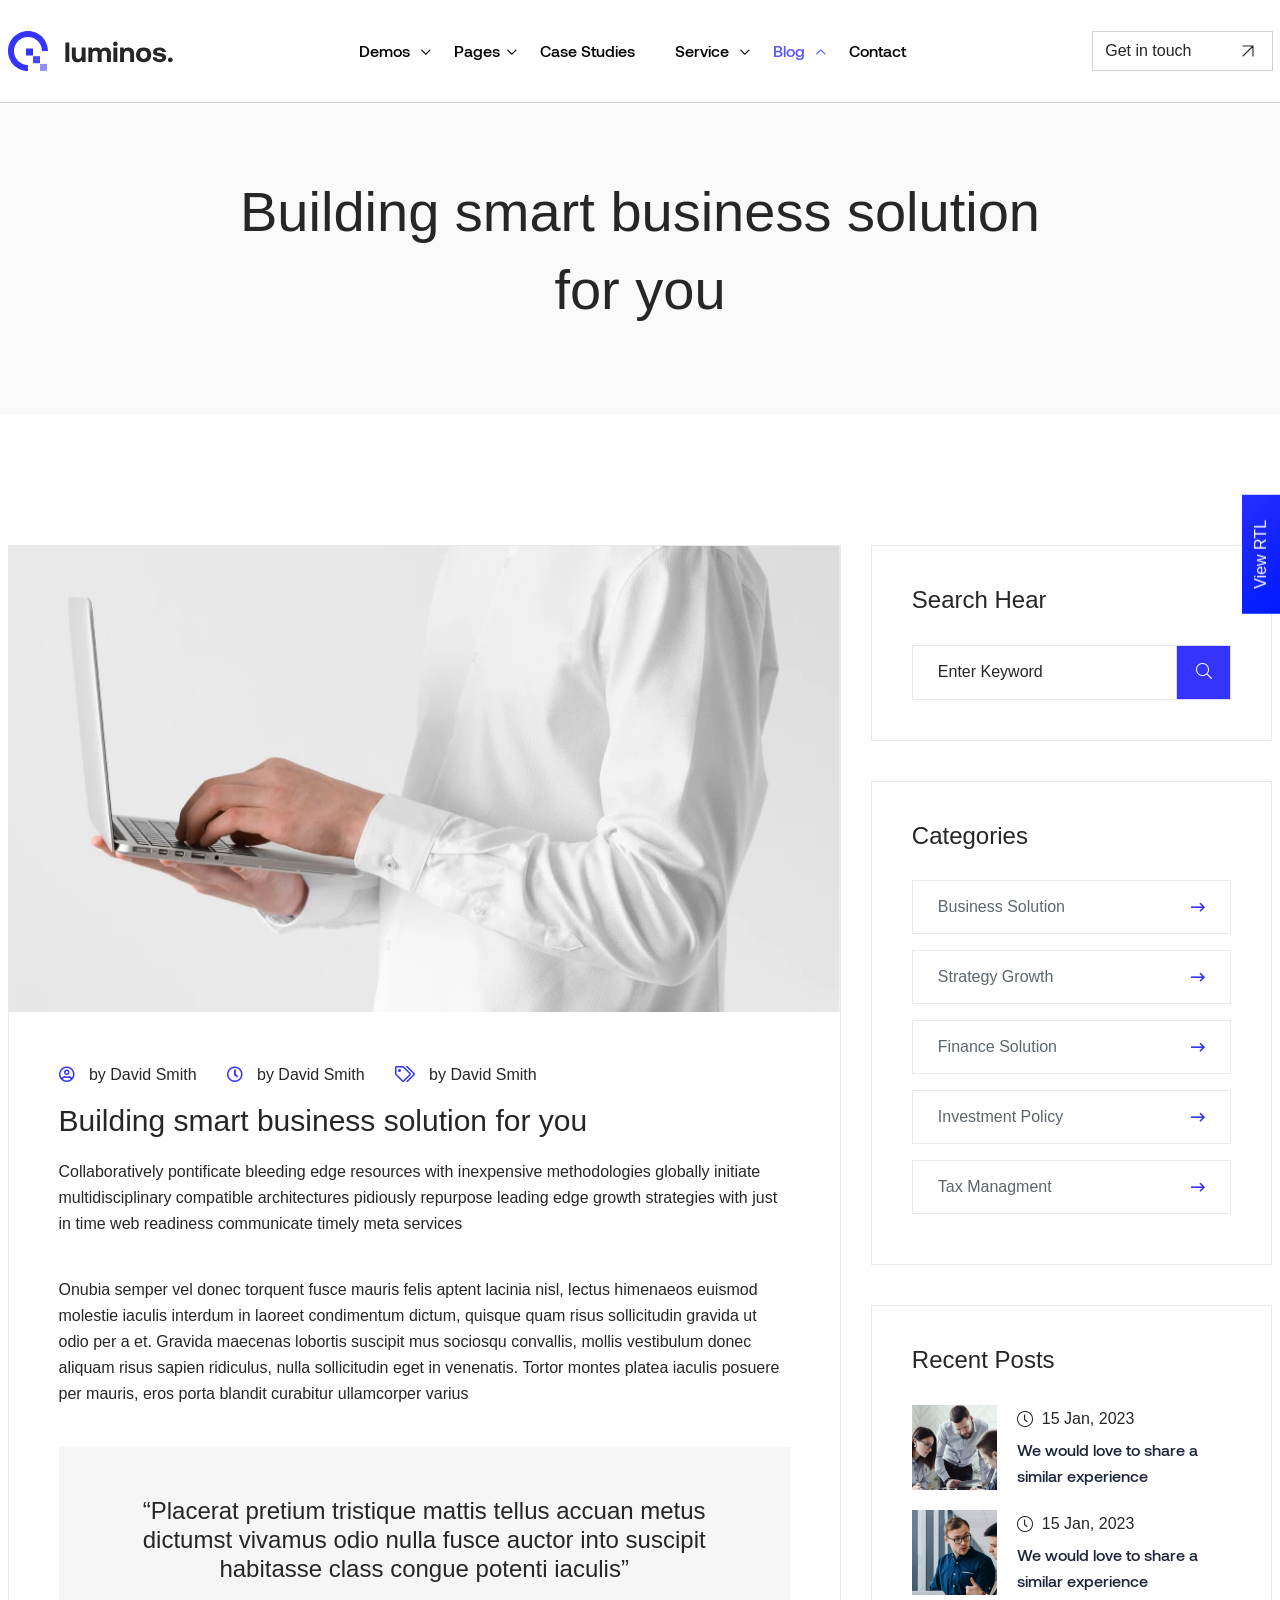
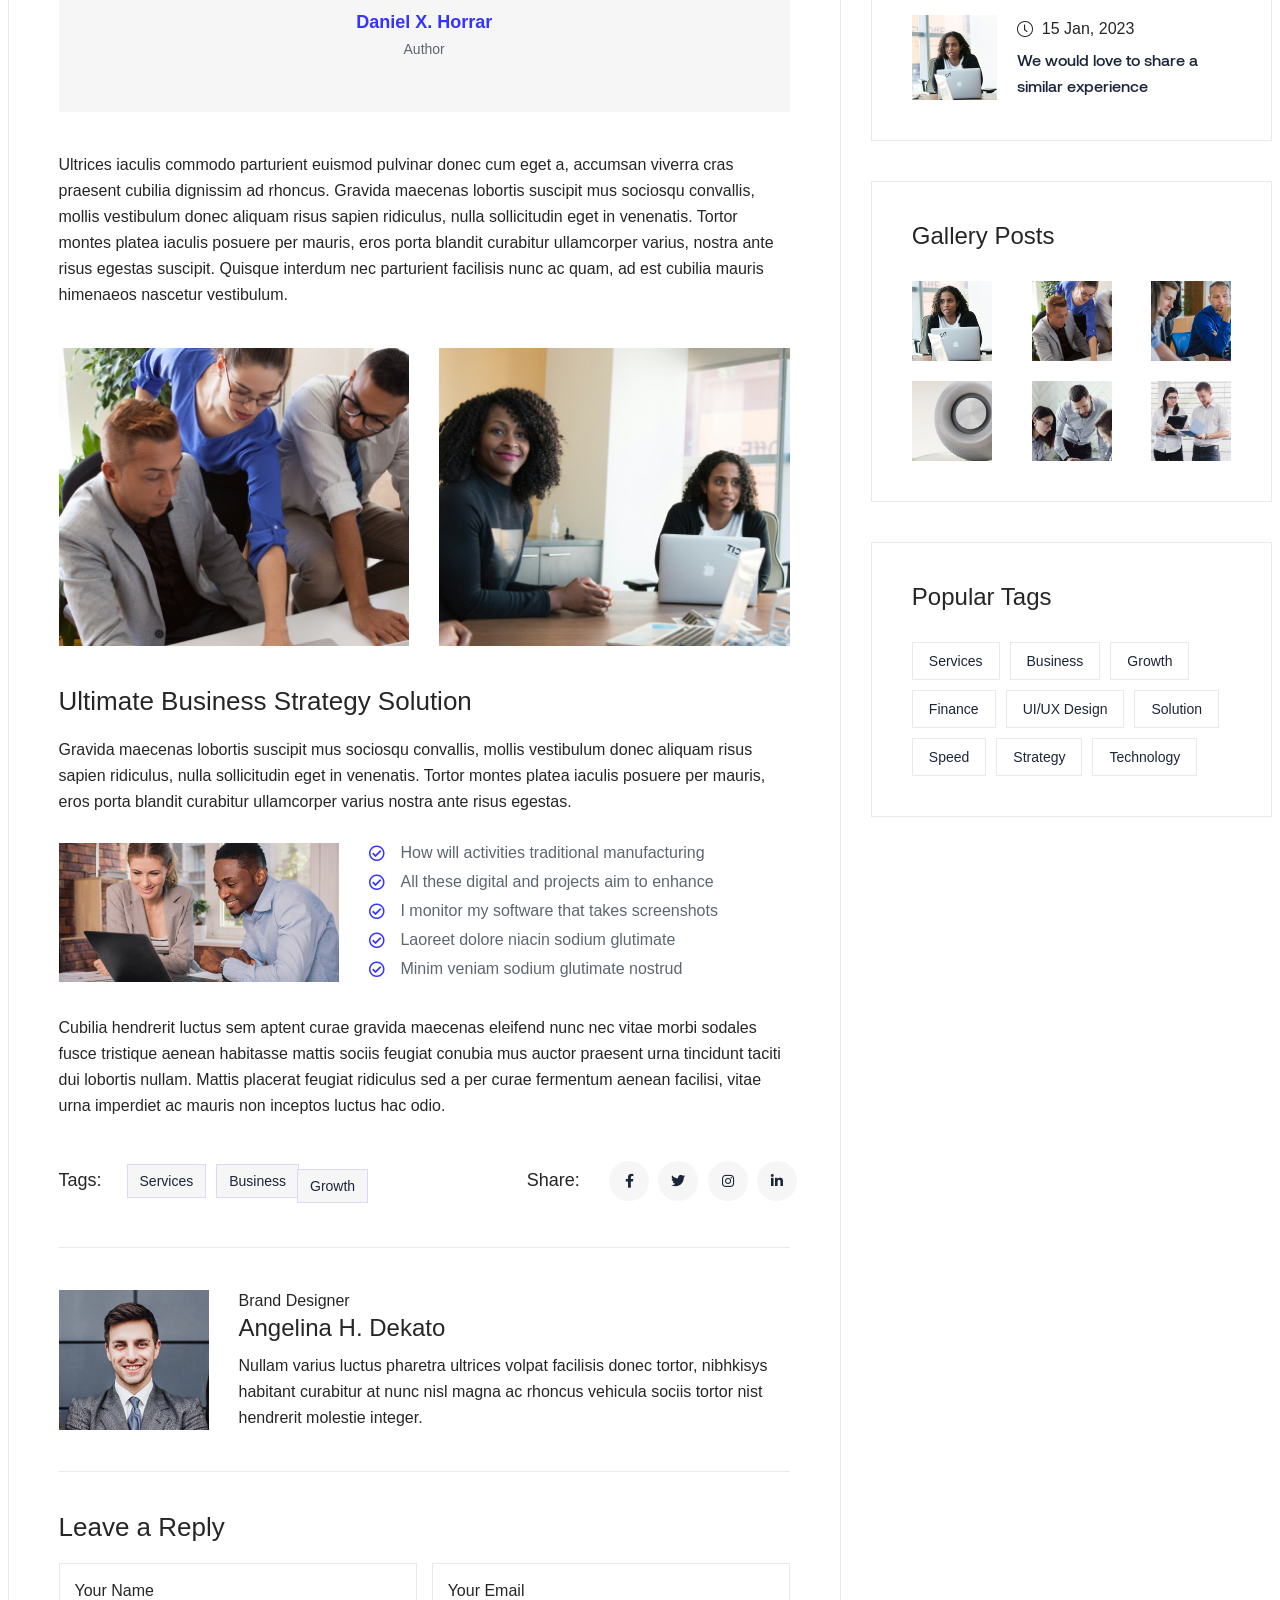
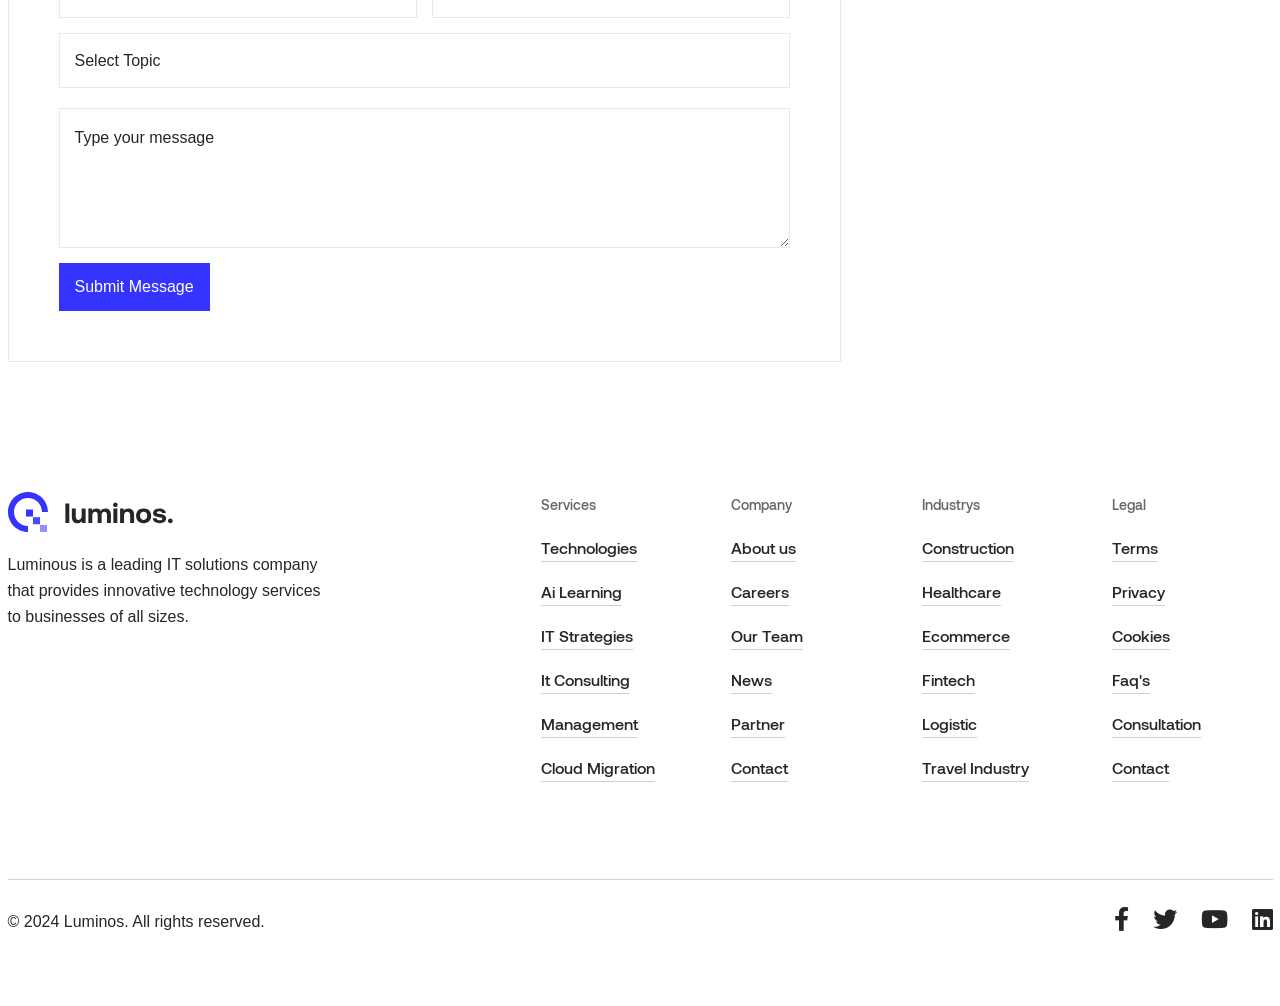
<file: luminos-html/blog-details.html>
<!DOCTYPE html>
<html lang="en">
<head>
    <meta charset="UTF-8">
    <meta name="viewport" content="width=device-width, initial-scale=1.0">
    <meta name="description" content="Luminos - IT solutions for a growing businesses.">
    <link rel="shortcut icon" type="image/x-icon" href="assets/images/fav.png">
    <title>Luminos - IT solutions for a growing businesses</title>
    <link rel="stylesheet preload" href="assets/css/vendor/bootstrap.min.css" as="style" media="print"
        onload="this.media='all'">
    <link rel="stylesheet preload" href="assets/css/plugins/fontawesome.css" as="style" media="print"
        onload="this.media='all'">
    <link rel="stylesheet preload" href="assets/css/plugins/magnifying-popup.css" as="style" media="print"
        onload="this.media='all'">
    <link rel="stylesheet preload" href="assets/css/plugins/swiper.css" as="style" media="print"
        onload="this.media='all'">
    <link rel="stylesheet preload" href="assets/css/plugins/metismenu.css" as="style" media="print"
        onload="this.media='all'">
    <link rel="stylesheet preload" href="assets/css/style.css" as="style">
</head>

<body>
    <header class="header-style-one border-bottm">
    <div class="container">
        <div class="row">
            <div class="col-lg-12">
                <div class="header-wrapper-1">
                    <a href="index.html" class="logo-area">
                        <img src="assets/images/logo/logo-1.svg" alt="logo">
                    </a>
                    <div class="nav-area">
    <nav>
        <ul>
            <li class="has-dropdown">
                <a class="nav-link" href="#">
                    Demos
                    <i class="fa-duotone fa-regular fa-chevron-down"></i>
                </a>
                <ul class="submenu parent-nav with-border">
                    <li><a href="index.html"><i class="fa-sharp fa-regular fa-chevron-right"></i>Home One</a></li>
                    <li><a href="index-two.html"><i class="fa-sharp fa-regular fa-chevron-right"></i> Home Two</a></li>
                    <li><a href="index-three.html"><i class="fa-sharp fa-regular fa-chevron-right"></i> Home Three</a>
                    </li>
                    <li><a href="index-four.html"><i class="fa-sharp fa-regular fa-chevron-right"></i> Home Four</a>
                    </li>
                    <li><a href="index-five.html"><i class="fa-sharp fa-regular fa-chevron-right"></i> Home Five</a>
                    </li>
                </ul>
            </li>
            <li class="has-dropdown position-static with-megamenu margin-single-0">
                <a class="nav-link" href="#">Pages<i class="fa-duotone fa-regular fa-chevron-down"></i></a>
                <div class="submenu">
                    <div class="container">
                        <div class="row">
                            <div class="col-lg-3">
                                <ul class="single-menu parent-nav">
                                    <li><a href="about.html"><i
                                                class="fa-sharp fa-regular fa-chevron-right"></i>About</a></li>
                                    <li><a href="service.html"><i
                                                class="fa-sharp fa-regular fa-chevron-right"></i>Services</a>
                                    </li>
                                    <li><a href="service-single.html"><i
                                                class="fa-sharp fa-regular fa-chevron-right"></i>Services
                                            Single</a></li>
                                    <li><a href="pricing.html"><i
                                                class="fa-sharp fa-regular fa-chevron-right"></i>Pricing Plan</a></li>
                                    <li><a href="case-studies.html"><i
                                                class="fa-sharp fa-regular fa-chevron-right"></i>Case
                                            Studies</a></li>
                                    <li><a href="privacy-policy.html"><i
                                                class="fa-sharp fa-regular fa-chevron-right"></i>Privacy
                                            Policy</a></li>
                                </ul>
                            </div>
                            <div class="col-lg-3">
                                <ul class="single-menu parent-nav">
                                    <li><a href="case-studies-single.html"><i
                                                class="fa-sharp fa-regular fa-chevron-right"></i>Case
                                            Studies Single</a></li>
                                    <li><a href="why-choose-us.html"><i
                                                class="fa-sharp fa-regular fa-chevron-right"></i>Why Choose
                                            Us</a></li>
                                    <li><a href="career.html"><i
                                                class="fa-sharp fa-regular fa-chevron-right"></i>Career</a></li>
                                    <li><a href="career-single.html"><i
                                                class="fa-sharp fa-regular fa-chevron-right"></i>Career
                                            Single</a></li>
                                    <li><a href="industry.html"><i
                                                class="fa-sharp fa-regular fa-chevron-right"></i>Industry</a>
                                    </li>
                                </ul>
                            </div>
                            <div class="col-lg-3">
                                <ul class="single-menu parent-nav">
                                    <li><a href="apply.html"><i
                                                class="fa-sharp fa-regular fa-chevron-right"></i>Apply</a></li>
                                    <li><a href="team.html"><i class="fa-sharp fa-regular fa-chevron-right"></i>Team</a>
                                    </li>
                                    <li><a href="team-single.html"><i
                                                class="fa-sharp fa-regular fa-chevron-right"></i>Team
                                            Single</a></li>
                                    <li><a href="faq.html"><i class="fa-sharp fa-regular fa-chevron-right"></i>Faq's</a>
                                    </li>
                                    <li><a href="coming-soon.html"><i
                                                class="fa-sharp fa-regular fa-chevron-right"></i>Coming
                                            Soon</a>
                                    </li>
                                </ul>
                            </div>
                            <div class="col-lg-3">
                                <ul class="single-menu parent-nav">
                                    <li><a href="partner.html"><i class="fa-sharp fa-regular fa-chevron-right"></i>Our
                                            Partner</a>
                                    </li>
                                    <li><a href="award.html"><i
                                                class="fa-sharp fa-regular fa-chevron-right"></i>Award</a></li>
                                    <li><a href="free-consultation.html"><i
                                                class="fa-sharp fa-regular fa-chevron-right"></i>Free
                                            Consultation</a></li>
                                    <li><a href="terms-of-use.html"><i
                                                class="fa-sharp fa-regular fa-chevron-right"></i>Terms Of
                                            Use</a></li>
                                    <li><a href="404.html"><i class="fa-sharp fa-regular fa-chevron-right"></i>Error</a>
                                    </li>
                                </ul>
                            </div>
                        </div>
                    </div>
                </div>
            </li>
            <li><a class="nav-link" href="case-studies.html">Case Studies</a></li>
            <li class="has-dropdown position-static with-megamenu">
                <a class="nav-link" href="service.html">Service <i
                        class="fa-duotone fa-regular fa-chevron-down"></i></a>
                <div class="submenu">
                    <div class="container">
                        <div class="row">
                            <div class="col-lg-3">
                                <ul class="single-menu parent-nav">
                                    <li>
                                        <a class="single-service-area-wrapper" href="service-single.html">
                                            <div class="icon">
                                                <img src="assets/images/service/icons/22.svg" alt="service">
                                            </div>
                                            <div class="info">
                                                <h4 class="title">Cloud Migration</h4>
                                                <p>Moving data to cloud infrastructure.</p>
                                            </div>
                                        </a>
                                    </li>
                                    <li>
                                        <a class="single-service-area-wrapper" href="it-strategies.html">
                                            <div class="icon">
                                                <img src="assets/images/service/icons/23.svg" alt="service">
                                            </div>
                                            <div class="info">
                                                <h4 class="title">IT Strategies</h4>
                                                <p>Alignment, Innovation Scalability.</p>
                                            </div>
                                        </a>
                                    </li>
                                    <li>
                                        <a class="single-service-area-wrapper" href="cyber-security-service.html">
                                            <div class="icon">
                                                <img src="assets/images/service/icons/24.svg" alt="service">
                                            </div>
                                            <div class="info">
                                                <h4 class="title">Cyber Security</h4>
                                                <p>Protecting data software and networks.</p>
                                            </div>
                                        </a>
                                    </li>
                                </ul>
                            </div>
                            <div class="col-lg-3">
                                <ul class="single-menu parent-nav">
                                    <li>
                                        <a class="single-service-area-wrapper" href="technologies-service.html">
                                            <div class="icon">
                                                <img src="assets/images/service/icons/25.svg" alt="service">
                                            </div>
                                            <div class="info">
                                                <h4 class="title">Technologies</h4>
                                                <p>Empowering, innovative, transformative.</p>
                                            </div>
                                        </a>
                                    </li>
                                    <li>
                                        <a class="single-service-area-wrapper" href="it-consulting-service.html">
                                            <div class="icon">
                                                <img src="assets/images/service/icons/26.svg" alt="service">
                                            </div>
                                            <div class="info">
                                                <h4 class="title">IT Consulting Service</h4>
                                                <p>Expertise-driven technology problem-solving.</p>
                                            </div>
                                        </a>
                                    </li>
                                    <li>
                                        <a class="single-service-area-wrapper" href="development-service.html">
                                            <div class="icon">
                                                <img src="assets/images/service/icons/27.svg" alt="service">
                                            </div>
                                            <div class="info">
                                                <h4 class="title">Development</h4>
                                                <p>Creating innovative solutions through technology.</p>
                                            </div>
                                        </a>
                                    </li>
                                </ul>
                            </div>
                            <div class="col-lg-3">
                                <ul class="single-menu parent-nav">
                                    <li>
                                        <a class="single-service-area-wrapper" href="ai-learning-service.html">
                                            <div class="icon">
                                                <img src="assets/images/service/icons/28.svg" alt="service">
                                            </div>
                                            <div class="info">
                                                <h4 class="title">AI Learning</h4>
                                                <p>Empowering machines to mimic intelligence.</p>
                                            </div>
                                        </a>
                                    </li>
                                    <li>
                                        <a class="single-service-area-wrapper" href="management-service.html">
                                            <div class="icon">
                                                <img src="assets/images/service/icons/29.svg" alt="service">
                                            </div>
                                            <div class="info">
                                                <h4 class="title">Management</h4>
                                                <p>Organizing resources to achieve goals</p>
                                            </div>
                                        </a>
                                    </li>
                                    <li>
                                        <a class="single-service-area-wrapper" href="it-innovations.html">
                                            <div class="icon">
                                                <img src="assets/images/service/icons/30.svg" alt="service">
                                            </div>
                                            <div class="info">
                                                <h4 class="title">IT Innovations</h4>
                                                <p>Transforming ideas into digital solutions.</p>
                                            </div>
                                        </a>
                                    </li>
                                </ul>
                            </div>
                            <div class="col-lg-3">
                                <ul class="single-menu parent-nav industry-signle-menu">
                                    <li class="parent-top-industry">
                                        <p>Industries</p>
                                    </li>
                                    <li>
                                        <a class="industries" href="construction-industry.html">
                                            <img class="injectable" src="assets/images/icons/arrow-right.svg"
                                                alt="arrow">
                                            Constructions
                                        </a>
                                    </li>
                                    <li>
                                        <a class="industries" href="healthcare-industry.html">
                                            <img class="injectable" src="assets/images/icons/arrow-right.svg"
                                                alt="arrow">
                                            HealthCare
                                        </a>
                                    </li>
                                    <li>
                                        <a class="industries" href="ecommerce-industry.html">
                                            <img class="injectable" src="assets/images/icons/arrow-right.svg"
                                                alt="arrow">
                                            Retail & E-Commerce
                                        </a>
                                    </li>
                                    <li>
                                        <a class="industries" href="fintech-industry.html">
                                            <img class="injectable" src="assets/images/icons/arrow-right.svg"
                                                alt="arrow">
                                            Fintech
                                        </a>
                                    </li>
                                    <li>
                                        <a class="industries" href="logistic-industry.html">
                                            <img class="injectable" src="assets/images/icons/arrow-right.svg"
                                                alt="arrow">
                                            Logistics & Automotive
                                        </a>
                                    </li>
                                    <li>
                                        <a class="industries" href="travel-industry.html">
                                            <img class="injectable" src="assets/images/icons/arrow-right.svg"
                                                alt="arrow">
                                            Travel & Hospitality
                                        </a>
                                    </li>
                                </ul>
                            </div>
                        </div>
                    </div>
                </div>
            </li>

            <li class="has-dropdown ">
                <a class="nav-link" href="#">Blog <i class="fa-duotone fa-regular fa-chevron-down"></i></a>
                <ul class="submenu parent-nav with-border">
                    <li><a href="blog-list.html"><i class="fa-sharp fa-regular fa-chevron-right"></i>Blog List</a></li>
                    <li><a href="blog-grid.html"><i class="fa-sharp fa-regular fa-chevron-right"></i>Blog Grid</a>
                    </li>
                    <li><a href="blog-grid-two.html"><i class="fa-sharp fa-regular fa-chevron-right"></i>Blog Grid
                            Two</a>
                    </li>
                    <li><a href="blog-grid-four.html"><i class="fa-sharp fa-regular fa-chevron-right"></i>Blog Grid
                            Three</a>
                    </li>
                    <li><a href="blog-masonry.html"><i class="fa-sharp fa-regular fa-chevron-right"></i>Blog Masonry</a>
                    </li>
                    <li><a href="blog-details.html"><i class="fa-sharp fa-regular fa-chevron-right"></i>Blog Details</a>
                    </li>
                </ul>
            </li>
            <li><a class="nav-link" href="contact.html">Contact</a></li>
        </ul>
    </nav>
</div>
                    <div class="button-area-right-header">
                        <a href="contact.html" class="rts-btn btn-border">
                            Get in touch
                            <img class="injectable" src="assets/images/service/icons/13.svg" alt="arrow">
                        </a>
                        <div class="menu-btn-toggle">
                            <svg width="20" height="16" viewBox="0 0 20 16" fill="none"
                                xmlns="http://www.w3.org/2000/svg">
                                <rect y="14" width="20" height="2" fill="#1F1F25"></rect>
                                <rect y="7" width="20" height="2" fill="#1F1F25"></rect>
                                <rect width="20" height="2" fill="#1F1F25"></rect>
                            </svg>
                        </div>
                    </div>
                </div>
            </div>
        </div>
    </div>
</header>
<header class="header-style-one header--sticky">
    <div class="container">
        <div class="row">
            <div class="col-lg-12">
                <div class="header-wrapper-1">
                    <a href="index.html" class="logo-area">
                        <img src="assets/images/logo/logo-1.svg" alt="logo">
                    </a>
                    <div class="nav-area">
    <nav>
        <ul>
            <li class="has-dropdown">
                <a class="nav-link" href="#">
                    Demos
                    <i class="fa-duotone fa-regular fa-chevron-down"></i>
                </a>
                <ul class="submenu parent-nav with-border">
                    <li><a href="index.html"><i class="fa-sharp fa-regular fa-chevron-right"></i>Home One</a></li>
                    <li><a href="index-two.html"><i class="fa-sharp fa-regular fa-chevron-right"></i> Home Two</a></li>
                    <li><a href="index-three.html"><i class="fa-sharp fa-regular fa-chevron-right"></i> Home Three</a>
                    </li>
                    <li><a href="index-four.html"><i class="fa-sharp fa-regular fa-chevron-right"></i> Home Four</a>
                    </li>
                    <li><a href="index-five.html"><i class="fa-sharp fa-regular fa-chevron-right"></i> Home Five</a>
                    </li>
                </ul>
            </li>
            <li class="has-dropdown position-static with-megamenu margin-single-0">
                <a class="nav-link" href="#">Pages<i class="fa-duotone fa-regular fa-chevron-down"></i></a>
                <div class="submenu">
                    <div class="container">
                        <div class="row">
                            <div class="col-lg-3">
                                <ul class="single-menu parent-nav">
                                    <li><a href="about.html"><i
                                                class="fa-sharp fa-regular fa-chevron-right"></i>About</a></li>
                                    <li><a href="service.html"><i
                                                class="fa-sharp fa-regular fa-chevron-right"></i>Services</a>
                                    </li>
                                    <li><a href="service-single.html"><i
                                                class="fa-sharp fa-regular fa-chevron-right"></i>Services
                                            Single</a></li>
                                    <li><a href="pricing.html"><i
                                                class="fa-sharp fa-regular fa-chevron-right"></i>Pricing Plan</a></li>
                                    <li><a href="case-studies.html"><i
                                                class="fa-sharp fa-regular fa-chevron-right"></i>Case
                                            Studies</a></li>
                                    <li><a href="privacy-policy.html"><i
                                                class="fa-sharp fa-regular fa-chevron-right"></i>Privacy
                                            Policy</a></li>
                                </ul>
                            </div>
                            <div class="col-lg-3">
                                <ul class="single-menu parent-nav">
                                    <li><a href="case-studies-single.html"><i
                                                class="fa-sharp fa-regular fa-chevron-right"></i>Case
                                            Studies Single</a></li>
                                    <li><a href="why-choose-us.html"><i
                                                class="fa-sharp fa-regular fa-chevron-right"></i>Why Choose
                                            Us</a></li>
                                    <li><a href="career.html"><i
                                                class="fa-sharp fa-regular fa-chevron-right"></i>Career</a></li>
                                    <li><a href="career-single.html"><i
                                                class="fa-sharp fa-regular fa-chevron-right"></i>Career
                                            Single</a></li>
                                    <li><a href="industry.html"><i
                                                class="fa-sharp fa-regular fa-chevron-right"></i>Industry</a>
                                    </li>
                                </ul>
                            </div>
                            <div class="col-lg-3">
                                <ul class="single-menu parent-nav">
                                    <li><a href="apply.html"><i
                                                class="fa-sharp fa-regular fa-chevron-right"></i>Apply</a></li>
                                    <li><a href="team.html"><i class="fa-sharp fa-regular fa-chevron-right"></i>Team</a>
                                    </li>
                                    <li><a href="team-single.html"><i
                                                class="fa-sharp fa-regular fa-chevron-right"></i>Team
                                            Single</a></li>
                                    <li><a href="faq.html"><i class="fa-sharp fa-regular fa-chevron-right"></i>Faq's</a>
                                    </li>
                                    <li><a href="coming-soon.html"><i
                                                class="fa-sharp fa-regular fa-chevron-right"></i>Coming
                                            Soon</a>
                                    </li>
                                </ul>
                            </div>
                            <div class="col-lg-3">
                                <ul class="single-menu parent-nav">
                                    <li><a href="partner.html"><i class="fa-sharp fa-regular fa-chevron-right"></i>Our
                                            Partner</a>
                                    </li>
                                    <li><a href="award.html"><i
                                                class="fa-sharp fa-regular fa-chevron-right"></i>Award</a></li>
                                    <li><a href="free-consultation.html"><i
                                                class="fa-sharp fa-regular fa-chevron-right"></i>Free
                                            Consultation</a></li>
                                    <li><a href="terms-of-use.html"><i
                                                class="fa-sharp fa-regular fa-chevron-right"></i>Terms Of
                                            Use</a></li>
                                    <li><a href="404.html"><i class="fa-sharp fa-regular fa-chevron-right"></i>Error</a>
                                    </li>
                                </ul>
                            </div>
                        </div>
                    </div>
                </div>
            </li>
            <li><a class="nav-link" href="case-studies.html">Case Studies</a></li>
            <li class="has-dropdown position-static with-megamenu">
                <a class="nav-link" href="service.html">Service <i
                        class="fa-duotone fa-regular fa-chevron-down"></i></a>
                <div class="submenu">
                    <div class="container">
                        <div class="row">
                            <div class="col-lg-3">
                                <ul class="single-menu parent-nav">
                                    <li>
                                        <a class="single-service-area-wrapper" href="service-single.html">
                                            <div class="icon">
                                                <img src="assets/images/service/icons/22.svg" alt="service">
                                            </div>
                                            <div class="info">
                                                <h4 class="title">Cloud Migration</h4>
                                                <p>Moving data to cloud infrastructure.</p>
                                            </div>
                                        </a>
                                    </li>
                                    <li>
                                        <a class="single-service-area-wrapper" href="it-strategies.html">
                                            <div class="icon">
                                                <img src="assets/images/service/icons/23.svg" alt="service">
                                            </div>
                                            <div class="info">
                                                <h4 class="title">IT Strategies</h4>
                                                <p>Alignment, Innovation Scalability.</p>
                                            </div>
                                        </a>
                                    </li>
                                    <li>
                                        <a class="single-service-area-wrapper" href="cyber-security-service.html">
                                            <div class="icon">
                                                <img src="assets/images/service/icons/24.svg" alt="service">
                                            </div>
                                            <div class="info">
                                                <h4 class="title">Cyber Security</h4>
                                                <p>Protecting data software and networks.</p>
                                            </div>
                                        </a>
                                    </li>
                                </ul>
                            </div>
                            <div class="col-lg-3">
                                <ul class="single-menu parent-nav">
                                    <li>
                                        <a class="single-service-area-wrapper" href="technologies-service.html">
                                            <div class="icon">
                                                <img src="assets/images/service/icons/25.svg" alt="service">
                                            </div>
                                            <div class="info">
                                                <h4 class="title">Technologies</h4>
                                                <p>Empowering, innovative, transformative.</p>
                                            </div>
                                        </a>
                                    </li>
                                    <li>
                                        <a class="single-service-area-wrapper" href="it-consulting-service.html">
                                            <div class="icon">
                                                <img src="assets/images/service/icons/26.svg" alt="service">
                                            </div>
                                            <div class="info">
                                                <h4 class="title">IT Consulting Service</h4>
                                                <p>Expertise-driven technology problem-solving.</p>
                                            </div>
                                        </a>
                                    </li>
                                    <li>
                                        <a class="single-service-area-wrapper" href="development-service.html">
                                            <div class="icon">
                                                <img src="assets/images/service/icons/27.svg" alt="service">
                                            </div>
                                            <div class="info">
                                                <h4 class="title">Development</h4>
                                                <p>Creating innovative solutions through technology.</p>
                                            </div>
                                        </a>
                                    </li>
                                </ul>
                            </div>
                            <div class="col-lg-3">
                                <ul class="single-menu parent-nav">
                                    <li>
                                        <a class="single-service-area-wrapper" href="ai-learning-service.html">
                                            <div class="icon">
                                                <img src="assets/images/service/icons/28.svg" alt="service">
                                            </div>
                                            <div class="info">
                                                <h4 class="title">AI Learning</h4>
                                                <p>Empowering machines to mimic intelligence.</p>
                                            </div>
                                        </a>
                                    </li>
                                    <li>
                                        <a class="single-service-area-wrapper" href="management-service.html">
                                            <div class="icon">
                                                <img src="assets/images/service/icons/29.svg" alt="service">
                                            </div>
                                            <div class="info">
                                                <h4 class="title">Management</h4>
                                                <p>Organizing resources to achieve goals</p>
                                            </div>
                                        </a>
                                    </li>
                                    <li>
                                        <a class="single-service-area-wrapper" href="it-innovations.html">
                                            <div class="icon">
                                                <img src="assets/images/service/icons/30.svg" alt="service">
                                            </div>
                                            <div class="info">
                                                <h4 class="title">IT Innovations</h4>
                                                <p>Transforming ideas into digital solutions.</p>
                                            </div>
                                        </a>
                                    </li>
                                </ul>
                            </div>
                            <div class="col-lg-3">
                                <ul class="single-menu parent-nav industry-signle-menu">
                                    <li class="parent-top-industry">
                                        <p>Industries</p>
                                    </li>
                                    <li>
                                        <a class="industries" href="construction-industry.html">
                                            <img class="injectable" src="assets/images/icons/arrow-right.svg"
                                                alt="arrow">
                                            Constructions
                                        </a>
                                    </li>
                                    <li>
                                        <a class="industries" href="healthcare-industry.html">
                                            <img class="injectable" src="assets/images/icons/arrow-right.svg"
                                                alt="arrow">
                                            HealthCare
                                        </a>
                                    </li>
                                    <li>
                                        <a class="industries" href="ecommerce-industry.html">
                                            <img class="injectable" src="assets/images/icons/arrow-right.svg"
                                                alt="arrow">
                                            Retail & E-Commerce
                                        </a>
                                    </li>
                                    <li>
                                        <a class="industries" href="fintech-industry.html">
                                            <img class="injectable" src="assets/images/icons/arrow-right.svg"
                                                alt="arrow">
                                            Fintech
                                        </a>
                                    </li>
                                    <li>
                                        <a class="industries" href="logistic-industry.html">
                                            <img class="injectable" src="assets/images/icons/arrow-right.svg"
                                                alt="arrow">
                                            Logistics & Automotive
                                        </a>
                                    </li>
                                    <li>
                                        <a class="industries" href="travel-industry.html">
                                            <img class="injectable" src="assets/images/icons/arrow-right.svg"
                                                alt="arrow">
                                            Travel & Hospitality
                                        </a>
                                    </li>
                                </ul>
                            </div>
                        </div>
                    </div>
                </div>
            </li>

            <li class="has-dropdown ">
                <a class="nav-link" href="#">Blog <i class="fa-duotone fa-regular fa-chevron-down"></i></a>
                <ul class="submenu parent-nav with-border">
                    <li><a href="blog-list.html"><i class="fa-sharp fa-regular fa-chevron-right"></i>Blog List</a></li>
                    <li><a href="blog-grid.html"><i class="fa-sharp fa-regular fa-chevron-right"></i>Blog Grid</a>
                    </li>
                    <li><a href="blog-grid-two.html"><i class="fa-sharp fa-regular fa-chevron-right"></i>Blog Grid
                            Two</a>
                    </li>
                    <li><a href="blog-grid-four.html"><i class="fa-sharp fa-regular fa-chevron-right"></i>Blog Grid
                            Three</a>
                    </li>
                    <li><a href="blog-masonry.html"><i class="fa-sharp fa-regular fa-chevron-right"></i>Blog Masonry</a>
                    </li>
                    <li><a href="blog-details.html"><i class="fa-sharp fa-regular fa-chevron-right"></i>Blog Details</a>
                    </li>
                </ul>
            </li>
            <li><a class="nav-link" href="contact.html">Contact</a></li>
        </ul>
    </nav>
</div>
                    <div class="button-area-right-header">
                        <a href="contact.html" class="rts-btn btn-border">
                            Get in touch
                            <img class="injectable" src="assets/images/service/icons/13.svg" alt="arrow">
                        </a>
                        <div class="menu-btn-toggle">
                            <svg width="20" height="16" viewBox="0 0 20 16" fill="none"
                                xmlns="http://www.w3.org/2000/svg">
                                <rect y="14" width="20" height="2" fill="#1F1F25"></rect>
                                <rect y="7" width="20" height="2" fill="#1F1F25"></rect>
                                <rect width="20" height="2" fill="#1F1F25"></rect>
                            </svg>
                        </div>
                    </div>
                </div>
            </div>
        </div>
    </div>
</header>
    <div class="career-single-banner-area ptb--70 blog-page">
        <div class="container">
            <div class="row">
                <div class="col-lg-12">
                    <div class="career-page-single-banner blog-page">
                        <h1 class="title">Building smart business solution for you</h1>
                    </div>
                </div>
            </div>
        </div>
    </div>


    <div class="rts-blog-list-area rts-section-gapTop">
        <div class="container">
            <div class="row g-5">
                <!-- rts blo post area -->
                <div class="col-xl-8 col-md-12 col-sm-12 col-12">
                    <!-- single post -->
                    <div class="blog-single-post-listing details mb--0">
                        <div class="thumbnail">
                            <img src="assets/images/blog/01.webp" alt="Construction Blog">
                        </div>
                        <div class="blog-listing-content">
                            <div class="user-info">
                                <!-- single info -->
                                <div class="single">
                                    <i class="far fa-user-circle"></i>
                                    <span>by David Smith</span>
                                </div>
                                <!-- single infoe end -->
                                <!-- single info -->
                                <div class="single">
                                    <i class="far fa-clock"></i>
                                    <span>by David Smith</span>
                                </div>
                                <!-- single infoe end -->
                                <!-- single info -->
                                <div class="single">
                                    <i class="far fa-tags"></i>
                                    <span>by David Smith</span>
                                </div>
                                <!-- single infoe end -->
                            </div>
                            <h3 class="title animated fadeIn">Building smart business solution for you</h3>
                            <p class="disc para-1">
                                Collaboratively pontificate bleeding edge resources with inexpensive methodologies
                                globally initiate multidisciplinary compatible architectures pidiously repurpose leading
                                edge growth strategies with just in time web readiness communicate timely meta services
                            </p>
                            <p class="disc">
                                Onubia semper vel donec torquent fusce mauris felis aptent lacinia nisl, lectus
                                himenaeos euismod molestie iaculis interdum in laoreet condimentum dictum, quisque quam
                                risus sollicitudin gravida ut odio per a et. Gravida maecenas lobortis suscipit mus
                                sociosqu convallis, mollis vestibulum donec aliquam risus sapien ridiculus, nulla
                                sollicitudin eget in venenatis. Tortor montes platea iaculis posuere per mauris, eros
                                porta blandit curabitur ullamcorper varius
                            </p>
                            <!-- quote area start -->
                            <div class="rts-quote-area text-center">
                                <h5 class="title">“Placerat pretium tristique mattis tellus accuan metus dictumst
                                    vivamus odio nulla fusce auctor into suscipit habitasse class congue potenti
                                    iaculis”</h5>
                                <a href="#" class="name">Daniel X. Horrar</a>
                                <span>Author</span>
                            </div>
                            <!-- quote area end -->

                            <p class="disc">
                                Ultrices iaculis commodo parturient euismod pulvinar donec cum eget a, accumsan viverra
                                cras praesent cubilia dignissim ad rhoncus. Gravida maecenas lobortis suscipit mus
                                sociosqu convallis, mollis vestibulum donec aliquam risus sapien ridiculus, nulla
                                sollicitudin eget in venenatis. Tortor montes platea iaculis posuere per mauris, eros
                                porta blandit curabitur ullamcorper varius, nostra ante risus egestas suscipit. Quisque
                                interdum nec parturient facilisis nunc ac quam, ad est cubilia mauris himenaeos nascetur
                                vestibulum.
                            </p>

                            <div class="row g-5">
                                <div class="col-lg-6 col-md-6">
                                    <div class="thumbnail details">
                                        <img src="assets/images/blog/d-lg-01.jpg" alt="elevae construction">
                                    </div>
                                </div>
                                <div class="col-lg-6 col-md-6">
                                    <div class="thumbnail details">
                                        <img src="assets/images/blog/d-lg-02.jpg" alt="elevae construction">
                                    </div>
                                </div>
                            </div>

                            <h4 class="title mt--40 mt_sm--20">Ultimate Business Strategy Solution</h4>
                            <p class="disc mb--25">
                                Gravida maecenas lobortis suscipit mus sociosqu convallis, mollis vestibulum donec
                                aliquam risus sapien ridiculus, nulla sollicitudin eget in venenatis. Tortor montes
                                platea iaculis posuere per mauris, eros porta blandit curabitur ullamcorper varius
                                nostra ante risus egestas.
                            </p>
                            <div class="row align-items-center">
                                <div class="col-lg-5">
                                    <div class="thumbnail details mb_sm--15"><img
                                            src="assets/images/blog/details/03.jpg" alt="elevate">
                                    </div>
                                </div>
                                <div class="col-lg-7">
                                    <div class="check-area-details">
                                        <!-- single check -->
                                        <div class="single-check">
                                            <i class="far fa-check-circle"></i>
                                            <span>How will activities traditional manufacturing</span>
                                        </div>
                                        <!-- single check End -->
                                        <!-- single check -->
                                        <div class="single-check">
                                            <i class="far fa-check-circle"></i>
                                            <span>All these digital and projects aim to enhance</span>
                                        </div>
                                        <!-- single check End -->
                                        <!-- single check -->
                                        <div class="single-check">
                                            <i class="far fa-check-circle"></i>
                                            <span>I monitor my software that takes screenshots</span>
                                        </div>
                                        <!-- single check End -->
                                        <!-- single check -->
                                        <div class="single-check">
                                            <i class="far fa-check-circle"></i>
                                            <span>Laoreet dolore niacin sodium glutimate
                                            </span>
                                        </div>
                                        <!-- single check End -->
                                        <!-- single check -->
                                        <div class="single-check">
                                            <i class="far fa-check-circle"></i>
                                            <span>Minim veniam sodium glutimate nostrud</span>
                                        </div>
                                        <!-- single check End -->
                                    </div>
                                </div>
                            </div>
                            <p class="disc mt--30">
                                Cubilia hendrerit luctus sem aptent curae gravida maecenas eleifend nunc nec vitae morbi
                                sodales fusce tristique aenean habitasse mattis sociis feugiat conubia mus auctor
                                praesent urna tincidunt taciti dui lobortis nullam. Mattis placerat feugiat ridiculus
                                sed a per curae fermentum aenean facilisi, vitae urna imperdiet ac mauris non inceptos
                                luctus hac odio.
                            </p>
                            <div class="row  align-items-center">
                                <div class="col-lg-6 col-md-12">
                                    <!-- tags details -->
                                    <div class="details-tag">
                                        <h6>Tags:</h6>
                                        <button>Services</button>
                                        <button>Business</button>
                                        <button>Growth</button>
                                    </div>
                                    <!-- tags details End -->
                                </div>
                                <div class="col-lg-6 col-md-12">
                                    <div class="details-share">
                                        <h6>Share:</h6>
                                        <button><i class="fab fa-facebook-f"></i></button>
                                        <button><i class="fab fa-twitter"></i></button>
                                        <button><i class="fab fa-instagram"></i></button>
                                        <button><i class="fab fa-linkedin-in"></i></button>
                                    </div>
                                </div>
                            </div>
                            <div class="author-area">
                                <div class="thumbnail details mb_sm--15">
                                    <img src="assets/images/blog/details/author.jpg" alt="finbiz_buseness">
                                </div>
                                <div class="author-details team">
                                    <span class="desig">Brand Designer</span>
                                    <h5>Angelina H. Dekato</h5>
                                    <p class="disc">
                                        Nullam varius luctus pharetra ultrices volpat facilisis donec tortor, nibhkisys
                                        habitant curabitur at nunc nisl magna ac rhoncus vehicula sociis tortor nist
                                        hendrerit molestie integer.
                                    </p>
                                </div>
                            </div>
                            <div class="comments-area">
                                <div id="comments-container">
                                    <!-- Dynamic comments will appear here -->
                                </div>
                            </div>
                            <div class="replay-area-details">
                                <h4 class="title">Leave a Reply</h4>
                                <form id="comment-form">
                                    <div class="row g-4">
                                        <div class="col-lg-6">
                                            <input type="text" id="name" placeholder="Your Name" required>
                                        </div>
                                        <div class="col-lg-6">
                                            <input type="text" id="email" placeholder="Your Email" required>
                                        </div>
                                        <div class="col-12">
                                            <input type="text" id="topic" placeholder="Select Topic">
                                            <textarea id="message" placeholder="Type your message" required></textarea>
                                        </div>
                                        <div class="col-12">
                                            <button class="rts-btn btn-primary" type="submit">Submit Message</button>
                                        </div>
                                    </div>
                                </form>
                            </div>
                        </div>
                    </div>
                    <!-- single post End-->
                </div>
                <!-- rts-blog post end area -->
                <!--rts blog wizered area -->
                <div class="col-xl-4 col-md-12 col-sm-12 col-12  pd-control-bg--40">
                    <!-- single wizered start -->
                    <div class="rts-single-wized search">
                        <div class="wized-header">
                            <h5 class="title">
                                Search Hear
                            </h5>
                        </div>
                        <div class="wized-body">
                            <div class="rts-search-wrapper">
                                <input class="Search" type="text" placeholder="Enter Keyword">
                                <button><i class="fal fa-search"></i></button>
                            </div>
                        </div>
                    </div>
                    <!-- single wizered End -->
                    <!-- single wizered start -->
                    <div class="rts-single-wized Categories">
                        <div class="wized-header">
                            <h5 class="title">
                                Categories
                            </h5>
                        </div>
                        <div class="wized-body">
                            <!-- single categoris -->
                            <ul class="single-categories">
                                <li><a href="#">Business Solution <i class="far fa-long-arrow-right"></i></a></li>
                            </ul>
                            <!-- single categoris End -->
                            <!-- single categoris -->
                            <ul class="single-categories">
                                <li><a href="#">Strategy Growth<i class="far fa-long-arrow-right"></i></a></li>
                            </ul>
                            <!-- single categoris End -->
                            <!-- single categoris -->
                            <ul class="single-categories">
                                <li><a href="#">Finance Solution<i class="far fa-long-arrow-right"></i></a></li>
                            </ul>
                            <!-- single categoris End -->
                            <!-- single categoris -->
                            <ul class="single-categories">
                                <li><a href="#">Investment Policy<i class="far fa-long-arrow-right"></i></a></li>
                            </ul>
                            <!-- single categoris End -->
                            <!-- single categoris -->
                            <ul class="single-categories">
                                <li><a href="#">Tax Managment<i class="far fa-long-arrow-right"></i></a></li>
                            </ul>
                            <!-- single categoris End -->
                        </div>
                    </div>
                    <!-- single wizered End -->
                    <!-- single wizered start -->
                    <div class="rts-single-wized Recent-post">
                        <div class="wized-header">
                            <h5 class="title">
                                Recent Posts
                            </h5>
                        </div>
                        <div class="wized-body">
                            <!-- recent-post -->
                            <div class="recent-post-single">
                                <div class="thumbnail">
                                    <a href="#"><img src="assets/images/blog/sm/01.jpg" alt="Blog_post"></a>
                                </div>
                                <div class="content-area">
                                    <div class="user">
                                        <i class="fal fa-clock"></i>
                                        <span>15 Jan, 2023</span>
                                    </div>
                                    <a class="post-title" href="#">
                                        <h6 class="title">We would love to share a similar experience</h6>
                                    </a>
                                </div>
                            </div>
                            <!-- recent-post End -->
                            <!-- recent-post -->
                            <div class="recent-post-single">
                                <div class="thumbnail">
                                    <a href="#"><img src="assets/images/blog/sm/02.jpg" alt="Blog_post"></a>
                                </div>
                                <div class="content-area">
                                    <div class="user">
                                        <i class="fal fa-clock"></i>
                                        <span>15 Jan, 2023</span>
                                    </div>
                                    <a class="post-title" href="#">
                                        <h6 class="title">We would love to share a similar experience</h6>
                                    </a>
                                </div>
                            </div>
                            <!-- recent-post End -->
                            <!-- recent-post -->
                            <div class="recent-post-single">
                                <div class="thumbnail">
                                    <a href="#"><img src="assets/images/blog/sm/03.jpg" alt="Blog_post"></a>
                                </div>
                                <div class="content-area">
                                    <div class="user">
                                        <i class="fal fa-clock"></i>
                                        <span>15 Jan, 2023</span>
                                    </div>
                                    <a class="post-title" href="#">
                                        <h6 class="title">We would love to share a similar experience</h6>
                                    </a>
                                </div>
                            </div>
                            <!-- recent-post End -->
                        </div>
                    </div>
                    <!-- single wizered End -->
                    <!-- single wizered start -->
                    <div class="rts-single-wized Recent-post">
                        <div class="wized-header">
                            <h5 class="title">
                                Gallery Posts
                            </h5>
                        </div>
                        <div class="wized-body">
                            <div class="gallery-inner">
                                <div class="row-1 single-row">
                                    <a href="#"><img src="assets/images/blog/sm/04.jpg" alt="Gallery"></a>
                                    <a href="#"><img src="assets/images/blog/sm/05.jpg" alt="Gallery"></a>
                                    <a href="#"><img src="assets/images/blog/sm/06.jpg" alt="Gallery"></a>
                                </div>
                                <div class="row-2 single-row">
                                    <a href="#"><img src="assets/images/blog/sm/07.jpg" alt="Gallery"></a>
                                    <a href="#"><img src="assets/images/blog/sm/08.jpg" alt="Gallery"></a>
                                    <a href="#"><img src="assets/images/blog/sm/09.jpg" alt="Gallery"></a>
                                </div>
                            </div>
                        </div>
                    </div>
                    <!-- single wizered End -->
                    <!-- single wizered start -->
                    <div class="rts-single-wized">
                        <div class="wized-header">
                            <h5 class="title">
                                Popular Tags
                            </h5>
                        </div>
                        <div class="wized-body">
                            <div class="tags-wrapper">
                                <a href="#">Services</a>
                                <a href="#">Business</a>
                                <a href="#">Growth</a>
                                <a href="#">Finance</a>
                                <a href="#">UI/UX Design</a>
                                <a href="#">Solution</a>
                                <a href="#">Speed</a>
                                <a href="#">Strategy</a>
                                <a href="#">Technology</a>
                            </div>
                        </div>
                    </div>
                    <!-- single wizered End -->
                </div>
                <!-- rts- blog wizered end area -->
            </div>
        </div>
    </div>

















    <!-- rts footer area start -->
<div class="rts-footer-area rts-section-gapTop pb--80">
    <div class="container">
        <div class="row">
            <div class="col-lg-5 col-md-12">
                <div class="logo-area">
                    <a href="index.html" class="logo">
                        <img src="assets/images/logo/logo-1.svg" alt="logo">
                    </a>
                    <p class="disc">
                        Luminous is a leading IT solutions company that provides innovative technology services to
                        businesses of all sizes.
                    </p>
                </div>

            </div>
            <div class="col-lg-7">
                <div class="row g-5">
                    <div class="col-lg-3 col-md-6 col-sm-6 col-12">
                        <div class="single-nav-area-footer">
                            <p class="parent">Services</p>
                            <ul>
                                <li><a href="technologies-service.html">Technologies</a></li>
                                <li><a href="ai-learning-service.html">Ai Learning</a></li>
                                <li><a href="it-strategies.html">IT Strategies</a></li>
                                <li><a href="it-consulting-service.html">It Consulting</a></li>
                                <li><a href="management-service.html">Management</a></li>
                                <li><a href="service-single.html">Cloud Migration</a></li>
                            </ul>
                        </div>
                    </div>
                    <div class="col-lg-3 col-md-6 col-sm-6 col-12">
                        <div class="single-nav-area-footer">
                            <p class="parent">Company</p>
                            <ul>
                                <li><a href="about.html">About us</a></li>
                                <li><a href="career.html">Careers</a></li>
                                <li><a href="team.html">Our Team</a></li>
                                <li><a href="blog-grid.html">News</a></li>
                                <li><a href="partner.html">Partner</a></li>
                                <li><a href="contact.html">Contact</a></li>
                            </ul>
                        </div>
                    </div>
                    <div class="col-lg-3 col-md-6 col-sm-6 col-12">
                        <div class="single-nav-area-footer">
                            <p class="parent">Industrys</p>
                            <ul>
                                <li><a href="construction-industry.html">Construction</a></li>
                                <li><a href="healthcare-industry.html">Healthcare</a></li>
                                <li><a href="ecommerce-industry.html">Ecommerce</a></li>
                                <li><a href="fintech-industry.html">Fintech</a></li>
                                <li><a href="logistic-industry.html">Logistic</a></li>
                                <li><a href="travel-industry.html">Travel Industry</a></li>
                            </ul>
                        </div>
                    </div>
                    <div class="col-lg-3 col-md-6 col-sm-6 col-12">
                        <div class="single-nav-area-footer">
                            <p class="parent">Legal</p>
                            <ul>
                                <li><a href="terms-of-use.html">Terms</a></li>
                                <li><a href="privacy-policy.html">Privacy</a></li>
                                <li><a href="cookies-policy.html">Cookies</a></li>
                                <li><a href="faq.html">Faq's</a></li>
                                <li><a href="free-consultation.html">Consultation</a></li>
                                <li><a href="contact.html">Contact</a></li>
                            </ul>
                        </div>
                    </div>
                </div>
            </div>
        </div>
    </div>
</div>
<!-- rts footer area end -->

<!-- rts copyright area start -->
<div class="rts-copyright-area-one">
    <div class="container">
        <div class="row">
            <div class="col-lg-12">
                <div class="copyright-wrapper">
                    <p>© 2024 Luminos. All rights reserved.</p>
                    <div class="social-copyright-area">
                        <ul>
                            <li aria-label="Visit our Facebook page"><a href="#"><i
                                        class="fa-brands fa-facebook-f"></i></a></li>
                            <li aria-label="Visit our Twitter page"><a href="#"><i class="fa-brands fa-twitter"></i></a>
                            </li>
                            <li aria-label="Visit our Youtube page"><a href="#"><i class="fa-brands fa-youtube"></i></a>
                            </li>
                            <li aria-label="Visit our Linkedin page"><a href="#"><i
                                        class="fa-brands fa-linkedin"></i></a></li>
                        </ul>
                    </div>
                </div>
            </div>
        </div>
    </div>
</div>
<!-- rts copyright area end -->
    <!-- pre loader area start -->
<div class="loader-wrapper">
    <div class="loader">
    </div>
    <div class="loader-section section-left"></div>
    <div class="loader-section section-right"></div>
</div>

<!-- rtl btn area start -->
<div class="rtl-ltr-switcher-btn">
    <span class="rtl show">View RTL</span>
    <span class="ltr">View LTR</span>
</div>
<!-- rtl btn area end -->

<div id="side-bar" class="side-bar header-two" dir="ltr">
    <button class="close-icon-menu" aria-label="footer_Button"><i class="far fa-times"></i></button>
    <div class="mobile-menu-main">
        <nav class="nav-main mainmenu-nav mt--30">
            <ul class="mainmenu metismenu" id="mobile-menu-active">
                <li class="has-droupdown">
                    <a href="#" class="main">Home</a>
                    <ul class="submenu mm-collapse">
                        <li><a href="index.html">Home One</a></li>
                        <li><a href="index-two.html">Home Two</a></li>
                        <li><a href="index-three.html">Home Three</a></li>
                        <li><a href="index-four.html">Home Four</a></li>
                        <li><a href="index-five.html">Home Five</a></li>
                    </ul>
                </li>
                <li class="has-droupdown">
                    <a href="#" class="main">Pages</a>
                    <ul class="submenu mm-collapse">
                        <li><a href="about.html">About</a></li>
                        <li><a href="service.html">Services</a></li>
                        <li><a href="service-single.html">Services Single</a></li>
                        <li><a href="case-studies.html">Case Studies</a></li>
                        <li><a href="privacy-policy.html">Privacy Policy</a></li>
                        <li><a href="case-studies-single.html">Case Studies Single</a></li>
                        <li><a href="why-choose-us.html">Why Choose Us</a></li>
                        <li><a href="career.html">Career</a></li>
                        <li><a href="career-single.html">Career Single</a></li>
                        <li><a href="industry.html">Industry</a></li>
                        <li><a href="apply.html">Apply</a></li>
                        <li><a href="team.html">Team</a></li>
                        <li><a href="team-single.html">Team Single</a></li>
                        <li><a href="faq.html">Faq's</a></li>
                        <li><a href="coming-soon.html">Coming Soon</a></li>
                        <li><a href="partner.html">Our Partner</a></li>
                        <li><a href="award.html">Award</a></li>
                        <li><a href="free-consultation.html">Free Consultation</a></li>
                        <li><a href="terms-of-use.html">Terms Of Use</a></li>
                        <li><a href="404.html">Error</a></li>
                    </ul>
                </li>
                <li>
                    <a href="case-studies.html" class="main">Case Studies</a>
                </li>
                <li class="has-droupdown">
                    <a href="#" class="main">Services</a>
                    <ul class="submenu mm-collapse">
                        <li><a href="service.html">Service</a></li>
                        <li><a href="service-single.html">Cloud Migration</a></li>
                        <li><a href="it-strategies.html">IT Strategies</a></li>
                        <li><a href="cyber-security-service.html">Cyber Security</a></li>
                        <li><a href="technologies-service.html">Technologies</a></li>
                        <li><a href="it-consulting-service.html">IT Consulting</a></li>
                        <li><a href="development-service.html">Development</a></li>
                        <li><a href="ai-learning-service.html">AI Learning</a></li>
                        <li><a href="management-service.html">Management Service</a></li>
                        <li><a href="it-innovations.html">IT Innovations</a></li>
                    </ul>
                </li>
                <li class="has-droupdown">
                    <a href="#" class="main">Blog</a>
                    <ul class="submenu mm-collapse">
                        <li><a href="blog-list.html">Blog List</a></li>
                        <li><a href="blog-grid.html">Blog Grid</a></li>
                        <li><a href="blog-grid-two.html">Blog Grid Two</a></li>
                        <li><a href="blog-grid-four.html">Blog Grid Three</a></li>
                        <li><a href="blog-masonry.html">Blog Masonry</a></li>
                        <li><a href="blog-details.html">Blog Details</a></li>
                    </ul>
                </li>
                <li>
                    <a href="contact.html" class="main">Contact</a>
                </li>
            </ul>
        </nav>


        <div class="rts-social-border-area right-sidebar mt--80">
            <ul>
                <li><a href="#" aria-label="social link" data-description="social"><i
                            class="fa-brands fa-facebook-f"></i></a></li>
                <li><a href="#" aria-label="social link" data-description="social"><i
                            class="fa-brands fa-twitter"></i></a></li>
                <li><a href="#" aria-label="social link" data-description="social"><i
                            class="fa-brands fa-linkedin-in"></i></a></li>
                <li><a href="#" aria-label="social link" data-description="social"><i
                            class="fa-brands fa-pinterest"></i></a></li>
                <li><a href="#" aria-label="social link" data-description="social"><i
                            class="fa-brands fa-youtube"></i></a></li>
            </ul>
        </div>
    </div>
    <!-- mobile menu area end -->
</div>

<div id="anywhere-home"></div>

<!-- progress area start -->
<div class="progress-wrap">
    <svg class="progress-circle svg-content" width="100%" height="100%" viewBox="-1 -1 102 102">
        <path d="M50,1 a49,49 0 0,1 0,98 a49,49 0 0,1 0,-98"
            style="transition: stroke-dashoffset 10ms linear 0s; stroke-dasharray: 307.919, 307.919; stroke-dashoffset: 307.919;">
        </path>
    </svg>
</div>
<!-- progress area end -->


<script defer src="assets/js/plugins/jquery.js"></script>
<script defer src="assets/js/vendor/waw.js"></script>
<script defer src="assets/js/vendor/jarallax.js"></script>
<script defer src="assets/js/plugins/smooth-scroll.js"></script>

<script defer src="assets/js/plugins/counter-up.js"></script>
<script defer src="assets/js/vendor/waypoint.js"></script>
<script defer src="assets/js/plugins/popup.js"></script>

<script defer src="assets/js/plugins/swiper.js"></script>
<script defer src="assets/js/plugins/svg-inject.js"></script>
<script defer src="assets/js/plugins/metismenu.js"></script>
<script defer src="assets/js/vendor/contact-form.js"></script>
<script defer src="assets/js/vendor/bootstrap.min.js"></script>
<script defer src="assets/js/main.js"></script>


    <script>
        document.addEventListener("DOMContentLoaded", function () {
            const form = document.getElementById("comment-form");
            const commentsContainer = document.getElementById("comments-container");

            // Load comments from localStorage on page load
            const savedComments = JSON.parse(localStorage.getItem("comments")) || [];
            savedComments.forEach((comment) => {
                addCommentToPage(comment);
            });

            // Form submission
            form.addEventListener("submit", function (event) {
                event.preventDefault(); // Prevent default form submission

                // Get form values
                const name = document.getElementById("name").value;
                const email = document.getElementById("email").value;
                const topic = document.getElementById("topic").value || "General Topic";
                const message = document.getElementById("message").value;

                const newComment = { name, email, topic, message };

                // Add comment to the page
                addCommentToPage(newComment);

                // Save comment to localStorage
                savedComments.push(newComment);
                localStorage.setItem("comments", JSON.stringify(savedComments));

                // Send comment via AJAX to the server
                sendCommentToMail(newComment);

                // Clear the form
                form.reset();
            });

            // Add a comment to the page dynamically
            function addCommentToPage(comment) {
                const commentElement = document.createElement("div");
                commentElement.classList.add("author-area");
                commentElement.innerHTML = `
            <div class="thumbnail details mb_sm--15">
                <img src="assets/images/blog/details/author.jpg" alt="finbiz_business">
            </div>
            <div class="author-details team">
                <span class="desig">${comment.topic}</span>
                <h5>${comment.name}</h5>
                <p class="disc">${comment.message}</p>
            </div>
        `;
                commentsContainer.prepend(commentElement);
            }

            // Send comment to the backend via AJAX
            function sendCommentToMail(comment) {
                const xhr = new XMLHttpRequest();
                xhr.open("POST", "comment.php", true);
                xhr.setRequestHeader("Content-Type", "application/json");
                xhr.onreadystatechange = function () {
                    if (xhr.readyState === 4 && xhr.status === 200) {
                        console.log("Mail sent successfully");
                    }
                };
                xhr.send(JSON.stringify(comment));
            }
        });

    </script>
</body>

</html>
</file>
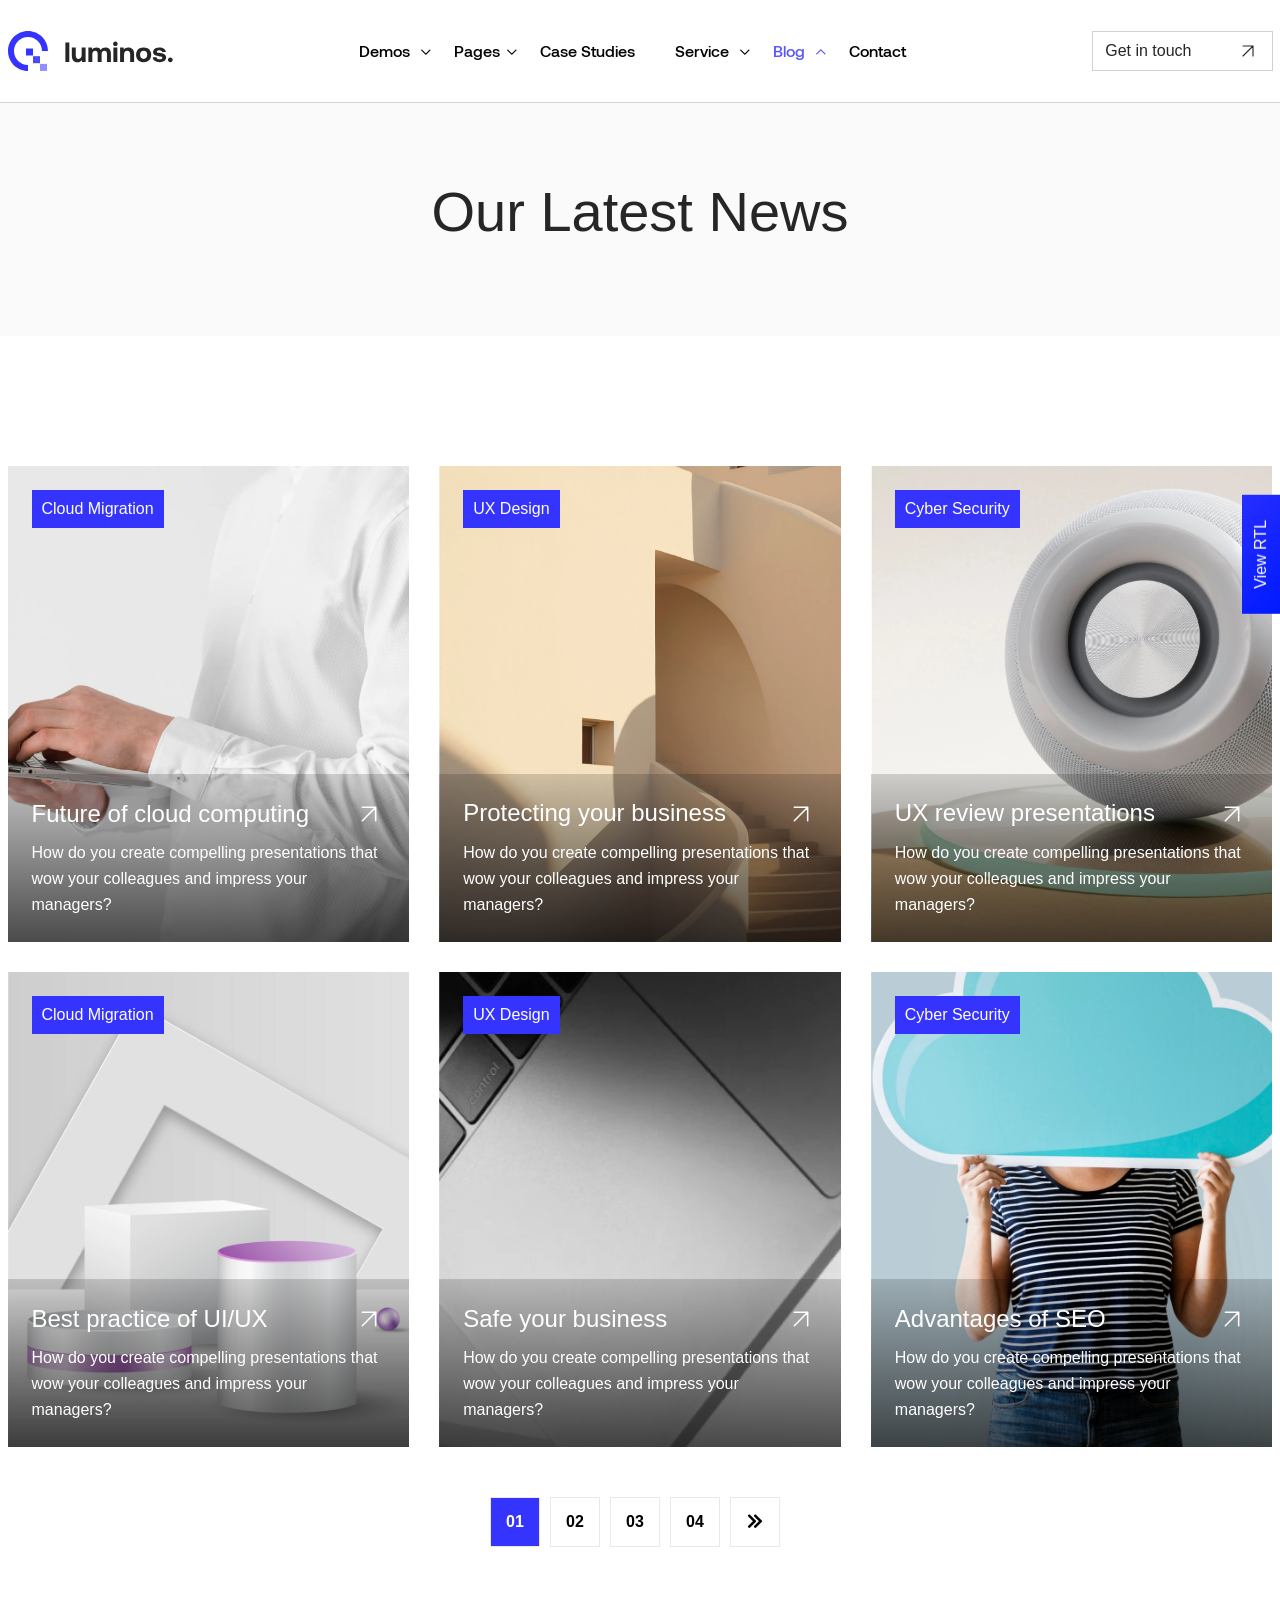
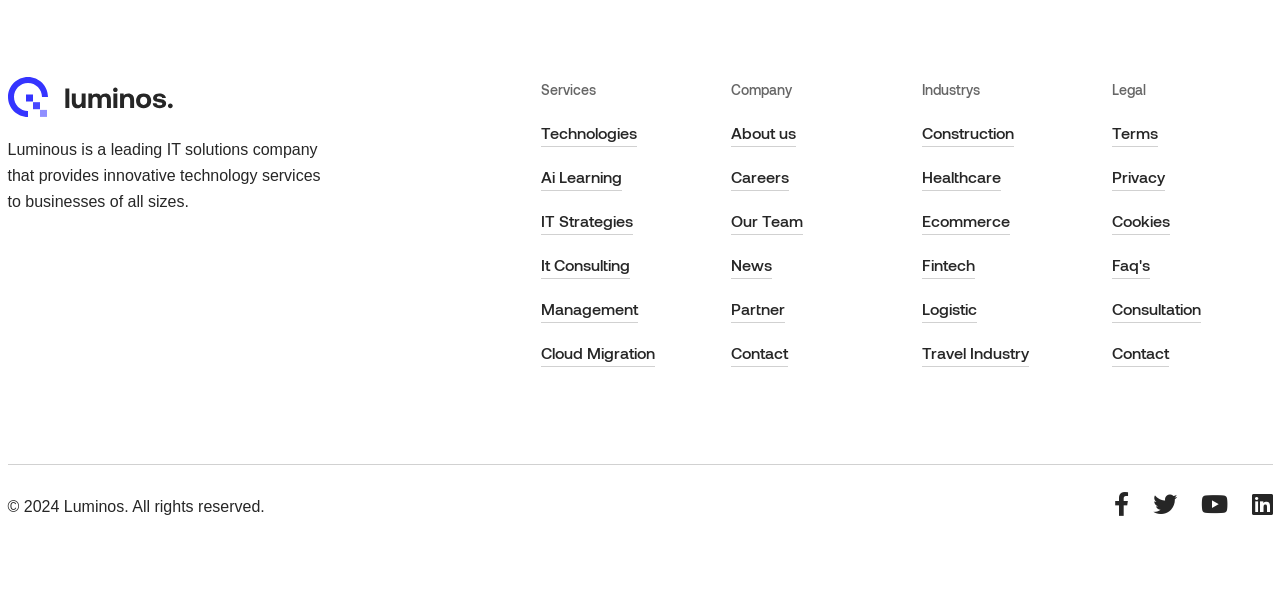
<file: luminos-html/blog-grid-four.html>
<!DOCTYPE html>
<html lang="en">

<head>
    <meta charset="UTF-8">
    <meta name="viewport" content="width=device-width, initial-scale=1.0">
    <meta name="description" content="Luminos - IT solutions for a growing businesses.">
    <link rel="shortcut icon" type="image/x-icon" href="assets/images/fav.png">
    <title>Luminos - IT solutions for a growing businesses</title>
    <link rel="stylesheet preload" href="assets/css/vendor/bootstrap.min.css" as="style" media="print"
        onload="this.media='all'">
    <link rel="stylesheet preload" href="assets/css/plugins/fontawesome.css" as="style" media="print"
        onload="this.media='all'">
    <link rel="stylesheet preload" href="assets/css/plugins/magnifying-popup.css" as="style" media="print"
        onload="this.media='all'">
    <link rel="stylesheet preload" href="assets/css/plugins/swiper.css" as="style" media="print"
        onload="this.media='all'">
    <link rel="stylesheet preload" href="assets/css/plugins/metismenu.css" as="style" media="print"
        onload="this.media='all'">
    <link rel="stylesheet preload" href="assets/css/style.css" as="style">
</head>

<body>
    <header class="header-style-one border-bottm">
    <div class="container">
        <div class="row">
            <div class="col-lg-12">
                <div class="header-wrapper-1">
                    <a href="index.html" class="logo-area">
                        <img src="assets/images/logo/logo-1.svg" alt="logo">
                    </a>
                    <div class="nav-area">
    <nav>
        <ul>
            <li class="has-dropdown">
                <a class="nav-link" href="#">
                    Demos
                    <i class="fa-duotone fa-regular fa-chevron-down"></i>
                </a>
                <ul class="submenu parent-nav with-border">
                    <li><a href="index.html"><i class="fa-sharp fa-regular fa-chevron-right"></i>Home One</a></li>
                    <li><a href="index-two.html"><i class="fa-sharp fa-regular fa-chevron-right"></i> Home Two</a></li>
                    <li><a href="index-three.html"><i class="fa-sharp fa-regular fa-chevron-right"></i> Home Three</a>
                    </li>
                    <li><a href="index-four.html"><i class="fa-sharp fa-regular fa-chevron-right"></i> Home Four</a>
                    </li>
                    <li><a href="index-five.html"><i class="fa-sharp fa-regular fa-chevron-right"></i> Home Five</a>
                    </li>
                </ul>
            </li>
            <li class="has-dropdown position-static with-megamenu margin-single-0">
                <a class="nav-link" href="#">Pages<i class="fa-duotone fa-regular fa-chevron-down"></i></a>
                <div class="submenu">
                    <div class="container">
                        <div class="row">
                            <div class="col-lg-3">
                                <ul class="single-menu parent-nav">
                                    <li><a href="about.html"><i
                                                class="fa-sharp fa-regular fa-chevron-right"></i>About</a></li>
                                    <li><a href="service.html"><i
                                                class="fa-sharp fa-regular fa-chevron-right"></i>Services</a>
                                    </li>
                                    <li><a href="service-single.html"><i
                                                class="fa-sharp fa-regular fa-chevron-right"></i>Services
                                            Single</a></li>
                                    <li><a href="pricing.html"><i
                                                class="fa-sharp fa-regular fa-chevron-right"></i>Pricing Plan</a></li>
                                    <li><a href="case-studies.html"><i
                                                class="fa-sharp fa-regular fa-chevron-right"></i>Case
                                            Studies</a></li>
                                    <li><a href="privacy-policy.html"><i
                                                class="fa-sharp fa-regular fa-chevron-right"></i>Privacy
                                            Policy</a></li>
                                </ul>
                            </div>
                            <div class="col-lg-3">
                                <ul class="single-menu parent-nav">
                                    <li><a href="case-studies-single.html"><i
                                                class="fa-sharp fa-regular fa-chevron-right"></i>Case
                                            Studies Single</a></li>
                                    <li><a href="why-choose-us.html"><i
                                                class="fa-sharp fa-regular fa-chevron-right"></i>Why Choose
                                            Us</a></li>
                                    <li><a href="career.html"><i
                                                class="fa-sharp fa-regular fa-chevron-right"></i>Career</a></li>
                                    <li><a href="career-single.html"><i
                                                class="fa-sharp fa-regular fa-chevron-right"></i>Career
                                            Single</a></li>
                                    <li><a href="industry.html"><i
                                                class="fa-sharp fa-regular fa-chevron-right"></i>Industry</a>
                                    </li>
                                </ul>
                            </div>
                            <div class="col-lg-3">
                                <ul class="single-menu parent-nav">
                                    <li><a href="apply.html"><i
                                                class="fa-sharp fa-regular fa-chevron-right"></i>Apply</a></li>
                                    <li><a href="team.html"><i class="fa-sharp fa-regular fa-chevron-right"></i>Team</a>
                                    </li>
                                    <li><a href="team-single.html"><i
                                                class="fa-sharp fa-regular fa-chevron-right"></i>Team
                                            Single</a></li>
                                    <li><a href="faq.html"><i class="fa-sharp fa-regular fa-chevron-right"></i>Faq's</a>
                                    </li>
                                    <li><a href="coming-soon.html"><i
                                                class="fa-sharp fa-regular fa-chevron-right"></i>Coming
                                            Soon</a>
                                    </li>
                                </ul>
                            </div>
                            <div class="col-lg-3">
                                <ul class="single-menu parent-nav">
                                    <li><a href="partner.html"><i class="fa-sharp fa-regular fa-chevron-right"></i>Our
                                            Partner</a>
                                    </li>
                                    <li><a href="award.html"><i
                                                class="fa-sharp fa-regular fa-chevron-right"></i>Award</a></li>
                                    <li><a href="free-consultation.html"><i
                                                class="fa-sharp fa-regular fa-chevron-right"></i>Free
                                            Consultation</a></li>
                                    <li><a href="terms-of-use.html"><i
                                                class="fa-sharp fa-regular fa-chevron-right"></i>Terms Of
                                            Use</a></li>
                                    <li><a href="404.html"><i class="fa-sharp fa-regular fa-chevron-right"></i>Error</a>
                                    </li>
                                </ul>
                            </div>
                        </div>
                    </div>
                </div>
            </li>
            <li><a class="nav-link" href="case-studies.html">Case Studies</a></li>
            <li class="has-dropdown position-static with-megamenu">
                <a class="nav-link" href="service.html">Service <i
                        class="fa-duotone fa-regular fa-chevron-down"></i></a>
                <div class="submenu">
                    <div class="container">
                        <div class="row">
                            <div class="col-lg-3">
                                <ul class="single-menu parent-nav">
                                    <li>
                                        <a class="single-service-area-wrapper" href="service-single.html">
                                            <div class="icon">
                                                <img src="assets/images/service/icons/22.svg" alt="service">
                                            </div>
                                            <div class="info">
                                                <h4 class="title">Cloud Migration</h4>
                                                <p>Moving data to cloud infrastructure.</p>
                                            </div>
                                        </a>
                                    </li>
                                    <li>
                                        <a class="single-service-area-wrapper" href="it-strategies.html">
                                            <div class="icon">
                                                <img src="assets/images/service/icons/23.svg" alt="service">
                                            </div>
                                            <div class="info">
                                                <h4 class="title">IT Strategies</h4>
                                                <p>Alignment, Innovation Scalability.</p>
                                            </div>
                                        </a>
                                    </li>
                                    <li>
                                        <a class="single-service-area-wrapper" href="cyber-security-service.html">
                                            <div class="icon">
                                                <img src="assets/images/service/icons/24.svg" alt="service">
                                            </div>
                                            <div class="info">
                                                <h4 class="title">Cyber Security</h4>
                                                <p>Protecting data software and networks.</p>
                                            </div>
                                        </a>
                                    </li>
                                </ul>
                            </div>
                            <div class="col-lg-3">
                                <ul class="single-menu parent-nav">
                                    <li>
                                        <a class="single-service-area-wrapper" href="technologies-service.html">
                                            <div class="icon">
                                                <img src="assets/images/service/icons/25.svg" alt="service">
                                            </div>
                                            <div class="info">
                                                <h4 class="title">Technologies</h4>
                                                <p>Empowering, innovative, transformative.</p>
                                            </div>
                                        </a>
                                    </li>
                                    <li>
                                        <a class="single-service-area-wrapper" href="it-consulting-service.html">
                                            <div class="icon">
                                                <img src="assets/images/service/icons/26.svg" alt="service">
                                            </div>
                                            <div class="info">
                                                <h4 class="title">IT Consulting Service</h4>
                                                <p>Expertise-driven technology problem-solving.</p>
                                            </div>
                                        </a>
                                    </li>
                                    <li>
                                        <a class="single-service-area-wrapper" href="development-service.html">
                                            <div class="icon">
                                                <img src="assets/images/service/icons/27.svg" alt="service">
                                            </div>
                                            <div class="info">
                                                <h4 class="title">Development</h4>
                                                <p>Creating innovative solutions through technology.</p>
                                            </div>
                                        </a>
                                    </li>
                                </ul>
                            </div>
                            <div class="col-lg-3">
                                <ul class="single-menu parent-nav">
                                    <li>
                                        <a class="single-service-area-wrapper" href="ai-learning-service.html">
                                            <div class="icon">
                                                <img src="assets/images/service/icons/28.svg" alt="service">
                                            </div>
                                            <div class="info">
                                                <h4 class="title">AI Learning</h4>
                                                <p>Empowering machines to mimic intelligence.</p>
                                            </div>
                                        </a>
                                    </li>
                                    <li>
                                        <a class="single-service-area-wrapper" href="management-service.html">
                                            <div class="icon">
                                                <img src="assets/images/service/icons/29.svg" alt="service">
                                            </div>
                                            <div class="info">
                                                <h4 class="title">Management</h4>
                                                <p>Organizing resources to achieve goals</p>
                                            </div>
                                        </a>
                                    </li>
                                    <li>
                                        <a class="single-service-area-wrapper" href="it-innovations.html">
                                            <div class="icon">
                                                <img src="assets/images/service/icons/30.svg" alt="service">
                                            </div>
                                            <div class="info">
                                                <h4 class="title">IT Innovations</h4>
                                                <p>Transforming ideas into digital solutions.</p>
                                            </div>
                                        </a>
                                    </li>
                                </ul>
                            </div>
                            <div class="col-lg-3">
                                <ul class="single-menu parent-nav industry-signle-menu">
                                    <li class="parent-top-industry">
                                        <p>Industries</p>
                                    </li>
                                    <li>
                                        <a class="industries" href="construction-industry.html">
                                            <img class="injectable" src="assets/images/icons/arrow-right.svg"
                                                alt="arrow">
                                            Constructions
                                        </a>
                                    </li>
                                    <li>
                                        <a class="industries" href="healthcare-industry.html">
                                            <img class="injectable" src="assets/images/icons/arrow-right.svg"
                                                alt="arrow">
                                            HealthCare
                                        </a>
                                    </li>
                                    <li>
                                        <a class="industries" href="ecommerce-industry.html">
                                            <img class="injectable" src="assets/images/icons/arrow-right.svg"
                                                alt="arrow">
                                            Retail & E-Commerce
                                        </a>
                                    </li>
                                    <li>
                                        <a class="industries" href="fintech-industry.html">
                                            <img class="injectable" src="assets/images/icons/arrow-right.svg"
                                                alt="arrow">
                                            Fintech
                                        </a>
                                    </li>
                                    <li>
                                        <a class="industries" href="logistic-industry.html">
                                            <img class="injectable" src="assets/images/icons/arrow-right.svg"
                                                alt="arrow">
                                            Logistics & Automotive
                                        </a>
                                    </li>
                                    <li>
                                        <a class="industries" href="travel-industry.html">
                                            <img class="injectable" src="assets/images/icons/arrow-right.svg"
                                                alt="arrow">
                                            Travel & Hospitality
                                        </a>
                                    </li>
                                </ul>
                            </div>
                        </div>
                    </div>
                </div>
            </li>

            <li class="has-dropdown ">
                <a class="nav-link" href="#">Blog <i class="fa-duotone fa-regular fa-chevron-down"></i></a>
                <ul class="submenu parent-nav with-border">
                    <li><a href="blog-list.html"><i class="fa-sharp fa-regular fa-chevron-right"></i>Blog List</a></li>
                    <li><a href="blog-grid.html"><i class="fa-sharp fa-regular fa-chevron-right"></i>Blog Grid</a>
                    </li>
                    <li><a href="blog-grid-two.html"><i class="fa-sharp fa-regular fa-chevron-right"></i>Blog Grid
                            Two</a>
                    </li>
                    <li><a href="blog-grid-four.html"><i class="fa-sharp fa-regular fa-chevron-right"></i>Blog Grid
                            Three</a>
                    </li>
                    <li><a href="blog-masonry.html"><i class="fa-sharp fa-regular fa-chevron-right"></i>Blog Masonry</a>
                    </li>
                    <li><a href="blog-details.html"><i class="fa-sharp fa-regular fa-chevron-right"></i>Blog Details</a>
                    </li>
                </ul>
            </li>
            <li><a class="nav-link" href="contact.html">Contact</a></li>
        </ul>
    </nav>
</div>
                    <div class="button-area-right-header">
                        <a href="contact.html" class="rts-btn btn-border">
                            Get in touch
                            <img class="injectable" src="assets/images/service/icons/13.svg" alt="arrow">
                        </a>
                        <div class="menu-btn-toggle">
                            <svg width="20" height="16" viewBox="0 0 20 16" fill="none"
                                xmlns="http://www.w3.org/2000/svg">
                                <rect y="14" width="20" height="2" fill="#1F1F25"></rect>
                                <rect y="7" width="20" height="2" fill="#1F1F25"></rect>
                                <rect width="20" height="2" fill="#1F1F25"></rect>
                            </svg>
                        </div>
                    </div>
                </div>
            </div>
        </div>
    </div>
</header>
<header class="header-style-one header--sticky">
    <div class="container">
        <div class="row">
            <div class="col-lg-12">
                <div class="header-wrapper-1">
                    <a href="index.html" class="logo-area">
                        <img src="assets/images/logo/logo-1.svg" alt="logo">
                    </a>
                    <div class="nav-area">
    <nav>
        <ul>
            <li class="has-dropdown">
                <a class="nav-link" href="#">
                    Demos
                    <i class="fa-duotone fa-regular fa-chevron-down"></i>
                </a>
                <ul class="submenu parent-nav with-border">
                    <li><a href="index.html"><i class="fa-sharp fa-regular fa-chevron-right"></i>Home One</a></li>
                    <li><a href="index-two.html"><i class="fa-sharp fa-regular fa-chevron-right"></i> Home Two</a></li>
                    <li><a href="index-three.html"><i class="fa-sharp fa-regular fa-chevron-right"></i> Home Three</a>
                    </li>
                    <li><a href="index-four.html"><i class="fa-sharp fa-regular fa-chevron-right"></i> Home Four</a>
                    </li>
                    <li><a href="index-five.html"><i class="fa-sharp fa-regular fa-chevron-right"></i> Home Five</a>
                    </li>
                </ul>
            </li>
            <li class="has-dropdown position-static with-megamenu margin-single-0">
                <a class="nav-link" href="#">Pages<i class="fa-duotone fa-regular fa-chevron-down"></i></a>
                <div class="submenu">
                    <div class="container">
                        <div class="row">
                            <div class="col-lg-3">
                                <ul class="single-menu parent-nav">
                                    <li><a href="about.html"><i
                                                class="fa-sharp fa-regular fa-chevron-right"></i>About</a></li>
                                    <li><a href="service.html"><i
                                                class="fa-sharp fa-regular fa-chevron-right"></i>Services</a>
                                    </li>
                                    <li><a href="service-single.html"><i
                                                class="fa-sharp fa-regular fa-chevron-right"></i>Services
                                            Single</a></li>
                                    <li><a href="pricing.html"><i
                                                class="fa-sharp fa-regular fa-chevron-right"></i>Pricing Plan</a></li>
                                    <li><a href="case-studies.html"><i
                                                class="fa-sharp fa-regular fa-chevron-right"></i>Case
                                            Studies</a></li>
                                    <li><a href="privacy-policy.html"><i
                                                class="fa-sharp fa-regular fa-chevron-right"></i>Privacy
                                            Policy</a></li>
                                </ul>
                            </div>
                            <div class="col-lg-3">
                                <ul class="single-menu parent-nav">
                                    <li><a href="case-studies-single.html"><i
                                                class="fa-sharp fa-regular fa-chevron-right"></i>Case
                                            Studies Single</a></li>
                                    <li><a href="why-choose-us.html"><i
                                                class="fa-sharp fa-regular fa-chevron-right"></i>Why Choose
                                            Us</a></li>
                                    <li><a href="career.html"><i
                                                class="fa-sharp fa-regular fa-chevron-right"></i>Career</a></li>
                                    <li><a href="career-single.html"><i
                                                class="fa-sharp fa-regular fa-chevron-right"></i>Career
                                            Single</a></li>
                                    <li><a href="industry.html"><i
                                                class="fa-sharp fa-regular fa-chevron-right"></i>Industry</a>
                                    </li>
                                </ul>
                            </div>
                            <div class="col-lg-3">
                                <ul class="single-menu parent-nav">
                                    <li><a href="apply.html"><i
                                                class="fa-sharp fa-regular fa-chevron-right"></i>Apply</a></li>
                                    <li><a href="team.html"><i class="fa-sharp fa-regular fa-chevron-right"></i>Team</a>
                                    </li>
                                    <li><a href="team-single.html"><i
                                                class="fa-sharp fa-regular fa-chevron-right"></i>Team
                                            Single</a></li>
                                    <li><a href="faq.html"><i class="fa-sharp fa-regular fa-chevron-right"></i>Faq's</a>
                                    </li>
                                    <li><a href="coming-soon.html"><i
                                                class="fa-sharp fa-regular fa-chevron-right"></i>Coming
                                            Soon</a>
                                    </li>
                                </ul>
                            </div>
                            <div class="col-lg-3">
                                <ul class="single-menu parent-nav">
                                    <li><a href="partner.html"><i class="fa-sharp fa-regular fa-chevron-right"></i>Our
                                            Partner</a>
                                    </li>
                                    <li><a href="award.html"><i
                                                class="fa-sharp fa-regular fa-chevron-right"></i>Award</a></li>
                                    <li><a href="free-consultation.html"><i
                                                class="fa-sharp fa-regular fa-chevron-right"></i>Free
                                            Consultation</a></li>
                                    <li><a href="terms-of-use.html"><i
                                                class="fa-sharp fa-regular fa-chevron-right"></i>Terms Of
                                            Use</a></li>
                                    <li><a href="404.html"><i class="fa-sharp fa-regular fa-chevron-right"></i>Error</a>
                                    </li>
                                </ul>
                            </div>
                        </div>
                    </div>
                </div>
            </li>
            <li><a class="nav-link" href="case-studies.html">Case Studies</a></li>
            <li class="has-dropdown position-static with-megamenu">
                <a class="nav-link" href="service.html">Service <i
                        class="fa-duotone fa-regular fa-chevron-down"></i></a>
                <div class="submenu">
                    <div class="container">
                        <div class="row">
                            <div class="col-lg-3">
                                <ul class="single-menu parent-nav">
                                    <li>
                                        <a class="single-service-area-wrapper" href="service-single.html">
                                            <div class="icon">
                                                <img src="assets/images/service/icons/22.svg" alt="service">
                                            </div>
                                            <div class="info">
                                                <h4 class="title">Cloud Migration</h4>
                                                <p>Moving data to cloud infrastructure.</p>
                                            </div>
                                        </a>
                                    </li>
                                    <li>
                                        <a class="single-service-area-wrapper" href="it-strategies.html">
                                            <div class="icon">
                                                <img src="assets/images/service/icons/23.svg" alt="service">
                                            </div>
                                            <div class="info">
                                                <h4 class="title">IT Strategies</h4>
                                                <p>Alignment, Innovation Scalability.</p>
                                            </div>
                                        </a>
                                    </li>
                                    <li>
                                        <a class="single-service-area-wrapper" href="cyber-security-service.html">
                                            <div class="icon">
                                                <img src="assets/images/service/icons/24.svg" alt="service">
                                            </div>
                                            <div class="info">
                                                <h4 class="title">Cyber Security</h4>
                                                <p>Protecting data software and networks.</p>
                                            </div>
                                        </a>
                                    </li>
                                </ul>
                            </div>
                            <div class="col-lg-3">
                                <ul class="single-menu parent-nav">
                                    <li>
                                        <a class="single-service-area-wrapper" href="technologies-service.html">
                                            <div class="icon">
                                                <img src="assets/images/service/icons/25.svg" alt="service">
                                            </div>
                                            <div class="info">
                                                <h4 class="title">Technologies</h4>
                                                <p>Empowering, innovative, transformative.</p>
                                            </div>
                                        </a>
                                    </li>
                                    <li>
                                        <a class="single-service-area-wrapper" href="it-consulting-service.html">
                                            <div class="icon">
                                                <img src="assets/images/service/icons/26.svg" alt="service">
                                            </div>
                                            <div class="info">
                                                <h4 class="title">IT Consulting Service</h4>
                                                <p>Expertise-driven technology problem-solving.</p>
                                            </div>
                                        </a>
                                    </li>
                                    <li>
                                        <a class="single-service-area-wrapper" href="development-service.html">
                                            <div class="icon">
                                                <img src="assets/images/service/icons/27.svg" alt="service">
                                            </div>
                                            <div class="info">
                                                <h4 class="title">Development</h4>
                                                <p>Creating innovative solutions through technology.</p>
                                            </div>
                                        </a>
                                    </li>
                                </ul>
                            </div>
                            <div class="col-lg-3">
                                <ul class="single-menu parent-nav">
                                    <li>
                                        <a class="single-service-area-wrapper" href="ai-learning-service.html">
                                            <div class="icon">
                                                <img src="assets/images/service/icons/28.svg" alt="service">
                                            </div>
                                            <div class="info">
                                                <h4 class="title">AI Learning</h4>
                                                <p>Empowering machines to mimic intelligence.</p>
                                            </div>
                                        </a>
                                    </li>
                                    <li>
                                        <a class="single-service-area-wrapper" href="management-service.html">
                                            <div class="icon">
                                                <img src="assets/images/service/icons/29.svg" alt="service">
                                            </div>
                                            <div class="info">
                                                <h4 class="title">Management</h4>
                                                <p>Organizing resources to achieve goals</p>
                                            </div>
                                        </a>
                                    </li>
                                    <li>
                                        <a class="single-service-area-wrapper" href="it-innovations.html">
                                            <div class="icon">
                                                <img src="assets/images/service/icons/30.svg" alt="service">
                                            </div>
                                            <div class="info">
                                                <h4 class="title">IT Innovations</h4>
                                                <p>Transforming ideas into digital solutions.</p>
                                            </div>
                                        </a>
                                    </li>
                                </ul>
                            </div>
                            <div class="col-lg-3">
                                <ul class="single-menu parent-nav industry-signle-menu">
                                    <li class="parent-top-industry">
                                        <p>Industries</p>
                                    </li>
                                    <li>
                                        <a class="industries" href="construction-industry.html">
                                            <img class="injectable" src="assets/images/icons/arrow-right.svg"
                                                alt="arrow">
                                            Constructions
                                        </a>
                                    </li>
                                    <li>
                                        <a class="industries" href="healthcare-industry.html">
                                            <img class="injectable" src="assets/images/icons/arrow-right.svg"
                                                alt="arrow">
                                            HealthCare
                                        </a>
                                    </li>
                                    <li>
                                        <a class="industries" href="ecommerce-industry.html">
                                            <img class="injectable" src="assets/images/icons/arrow-right.svg"
                                                alt="arrow">
                                            Retail & E-Commerce
                                        </a>
                                    </li>
                                    <li>
                                        <a class="industries" href="fintech-industry.html">
                                            <img class="injectable" src="assets/images/icons/arrow-right.svg"
                                                alt="arrow">
                                            Fintech
                                        </a>
                                    </li>
                                    <li>
                                        <a class="industries" href="logistic-industry.html">
                                            <img class="injectable" src="assets/images/icons/arrow-right.svg"
                                                alt="arrow">
                                            Logistics & Automotive
                                        </a>
                                    </li>
                                    <li>
                                        <a class="industries" href="travel-industry.html">
                                            <img class="injectable" src="assets/images/icons/arrow-right.svg"
                                                alt="arrow">
                                            Travel & Hospitality
                                        </a>
                                    </li>
                                </ul>
                            </div>
                        </div>
                    </div>
                </div>
            </li>

            <li class="has-dropdown ">
                <a class="nav-link" href="#">Blog <i class="fa-duotone fa-regular fa-chevron-down"></i></a>
                <ul class="submenu parent-nav with-border">
                    <li><a href="blog-list.html"><i class="fa-sharp fa-regular fa-chevron-right"></i>Blog List</a></li>
                    <li><a href="blog-grid.html"><i class="fa-sharp fa-regular fa-chevron-right"></i>Blog Grid</a>
                    </li>
                    <li><a href="blog-grid-two.html"><i class="fa-sharp fa-regular fa-chevron-right"></i>Blog Grid
                            Two</a>
                    </li>
                    <li><a href="blog-grid-four.html"><i class="fa-sharp fa-regular fa-chevron-right"></i>Blog Grid
                            Three</a>
                    </li>
                    <li><a href="blog-masonry.html"><i class="fa-sharp fa-regular fa-chevron-right"></i>Blog Masonry</a>
                    </li>
                    <li><a href="blog-details.html"><i class="fa-sharp fa-regular fa-chevron-right"></i>Blog Details</a>
                    </li>
                </ul>
            </li>
            <li><a class="nav-link" href="contact.html">Contact</a></li>
        </ul>
    </nav>
</div>
                    <div class="button-area-right-header">
                        <a href="contact.html" class="rts-btn btn-border">
                            Get in touch
                            <img class="injectable" src="assets/images/service/icons/13.svg" alt="arrow">
                        </a>
                        <div class="menu-btn-toggle">
                            <svg width="20" height="16" viewBox="0 0 20 16" fill="none"
                                xmlns="http://www.w3.org/2000/svg">
                                <rect y="14" width="20" height="2" fill="#1F1F25"></rect>
                                <rect y="7" width="20" height="2" fill="#1F1F25"></rect>
                                <rect width="20" height="2" fill="#1F1F25"></rect>
                            </svg>
                        </div>
                    </div>
                </div>
            </div>
        </div>
    </div>
</header>

    <div class="career-single-banner-area ptb--70 blog-page">
        <div class="container">
            <div class="row">
                <div class="col-lg-12">
                    <div class="career-page-single-banner blog-page">
                        <h1 class="title">Our Latest News</h1>
                    </div>
                </div>
            </div>
        </div>
    </div>




    <div class="rts-blog-area rts-section-gapTop position-relative">
        <div class="container">
            <div class="row g-5">
                <div class="col-lg-4 col-md-6 col-sm-12 col-12 wow fadeInUp" data-wow-delay=".3s">
                    <div class="single-blog-area-five">
                        <span class="badge-1">Cloud Migration</span>
                        <a href="blog-details.html" class="thumbnail">
                            <img src="assets/images/blog/08.webp" alt="blog">
                        </a>
                        <div class="inner-content">
                            <a href="blog-details.html" class="title-area">
                                <h5 class="title">
                                    Future of cloud computing
                                </h5>
                                <img src="assets/images/service/icons/13.svg" alt="">
                            </a>
                            <p class="disc">
                                How do you create compelling presentations that wow your colleagues and impress your
                                managers?
                            </p>
                        </div>
                    </div>
                </div>
                <div class="col-lg-4 col-md-6 col-sm-12 col-12 wow fadeInUp" data-wow-delay=".5s">
                    <div class="single-blog-area-five">
                        <span class="badge-1">UX Design</span>
                        <a href="blog-details.html" class="thumbnail">
                            <img src="assets/images/blog/09.webp" alt="blog">
                        </a>
                        <div class="inner-content">
                            <a href="blog-details.html" class="title-area">
                                <h5 class="title">
                                    Protecting your business
                                </h5>
                                <img src="assets/images/service/icons/13.svg" alt="">
                            </a>
                            <p class="disc">
                                How do you create compelling presentations that wow your colleagues and impress your
                                managers?
                            </p>
                        </div>
                    </div>
                </div>
                <div class="col-lg-4 col-md-6 col-sm-12 col-12 wow fadeInUp" data-wow-delay=".7s">
                    <div class="single-blog-area-five">
                        <span class="badge-1">Cyber Security</span>
                        <a href="blog-details.html" class="thumbnail">
                            <img src="assets/images/blog/10.webp" alt="blog">
                        </a>
                        <div class="inner-content">
                            <a href="blog-details.html" class="title-area">
                                <h5 class="title">
                                    UX review presentations
                                </h5>
                                <img src="assets/images/service/icons/13.svg" alt="">
                            </a>
                            <p class="disc">
                                How do you create compelling presentations that wow your colleagues and impress your
                                managers?
                            </p>
                        </div>
                    </div>
                </div>
                <div class="col-lg-4 col-md-6 col-sm-12 col-12 wow fadeInUp" data-wow-delay=".3s">
                    <div class="single-blog-area-five">
                        <span class="badge-1">Cloud Migration</span>
                        <a href="blog-details.html" class="thumbnail">
                            <img src="assets/images/blog/11.webp" alt="blog">
                        </a>
                        <div class="inner-content">
                            <a href="blog-details.html" class="title-area">
                                <h5 class="title">
                                    Best practice of UI/UX
                                </h5>
                                <img src="assets/images/service/icons/13.svg" alt="">
                            </a>
                            <p class="disc">
                                How do you create compelling presentations that wow your colleagues and impress your
                                managers?
                            </p>
                        </div>
                    </div>
                </div>
                <div class="col-lg-4 col-md-6 col-sm-12 col-12 wow fadeInUp" data-wow-delay=".5s">
                    <div class="single-blog-area-five">
                        <span class="badge-1">UX Design</span>
                        <a href="blog-details.html" class="thumbnail">
                            <img src="assets/images/blog/12.webp" alt="blog">
                        </a>
                        <div class="inner-content">
                            <a href="blog-details.html" class="title-area">
                                <h5 class="title">
                                    Safe your business
                                </h5>
                                <img src="assets/images/service/icons/13.svg" alt="">
                            </a>
                            <p class="disc">
                                How do you create compelling presentations that wow your colleagues and impress your
                                managers?
                            </p>
                        </div>
                    </div>
                </div>
                <div class="col-lg-4 col-md-6 col-sm-12 col-12 wow fadeInUp" data-wow-delay=".7s">
                    <div class="single-blog-area-five">
                        <span class="badge-1">Cyber Security</span>
                        <a href="blog-details.html" class="thumbnail">
                            <img src="assets/images/blog/13.webp" alt="blog">
                        </a>
                        <div class="inner-content">
                            <a href="blog-details.html" class="title-area">
                                <h5 class="title">
                                    Advantages of SEO
                                </h5>
                                <img src="assets/images/service/icons/13.svg" alt="">
                            </a>
                            <p class="disc">
                                How do you create compelling presentations that wow your colleagues and impress your
                                managers?
                            </p>
                        </div>
                    </div>
                </div>
            </div>
            <div class="row mt--50">
                <div class="col-lg-12">
                    <div class="pagination-one">
                        <ul class="justify-content-center">
                            <li><button class="active">01</button></li>
                            <li><button>02</button></li>
                            <li><button>03</button></li>
                            <li><button>04</button></li>
                            <li><button class="next-page"><i class="fa-solid fa-chevrons-right"></i></button></li>
                        </ul>
                    </div>
                </div>
            </div>
        </div>
    </div>








    <!-- rts footer area start -->
<div class="rts-footer-area rts-section-gapTop pb--80">
    <div class="container">
        <div class="row">
            <div class="col-lg-5 col-md-12">
                <div class="logo-area">
                    <a href="index.html" class="logo">
                        <img src="assets/images/logo/logo-1.svg" alt="logo">
                    </a>
                    <p class="disc">
                        Luminous is a leading IT solutions company that provides innovative technology services to
                        businesses of all sizes.
                    </p>
                </div>

            </div>
            <div class="col-lg-7">
                <div class="row g-5">
                    <div class="col-lg-3 col-md-6 col-sm-6 col-12">
                        <div class="single-nav-area-footer">
                            <p class="parent">Services</p>
                            <ul>
                                <li><a href="technologies-service.html">Technologies</a></li>
                                <li><a href="ai-learning-service.html">Ai Learning</a></li>
                                <li><a href="it-strategies.html">IT Strategies</a></li>
                                <li><a href="it-consulting-service.html">It Consulting</a></li>
                                <li><a href="management-service.html">Management</a></li>
                                <li><a href="service-single.html">Cloud Migration</a></li>
                            </ul>
                        </div>
                    </div>
                    <div class="col-lg-3 col-md-6 col-sm-6 col-12">
                        <div class="single-nav-area-footer">
                            <p class="parent">Company</p>
                            <ul>
                                <li><a href="about.html">About us</a></li>
                                <li><a href="career.html">Careers</a></li>
                                <li><a href="team.html">Our Team</a></li>
                                <li><a href="blog-grid.html">News</a></li>
                                <li><a href="partner.html">Partner</a></li>
                                <li><a href="contact.html">Contact</a></li>
                            </ul>
                        </div>
                    </div>
                    <div class="col-lg-3 col-md-6 col-sm-6 col-12">
                        <div class="single-nav-area-footer">
                            <p class="parent">Industrys</p>
                            <ul>
                                <li><a href="construction-industry.html">Construction</a></li>
                                <li><a href="healthcare-industry.html">Healthcare</a></li>
                                <li><a href="ecommerce-industry.html">Ecommerce</a></li>
                                <li><a href="fintech-industry.html">Fintech</a></li>
                                <li><a href="logistic-industry.html">Logistic</a></li>
                                <li><a href="travel-industry.html">Travel Industry</a></li>
                            </ul>
                        </div>
                    </div>
                    <div class="col-lg-3 col-md-6 col-sm-6 col-12">
                        <div class="single-nav-area-footer">
                            <p class="parent">Legal</p>
                            <ul>
                                <li><a href="terms-of-use.html">Terms</a></li>
                                <li><a href="privacy-policy.html">Privacy</a></li>
                                <li><a href="cookies-policy.html">Cookies</a></li>
                                <li><a href="faq.html">Faq's</a></li>
                                <li><a href="free-consultation.html">Consultation</a></li>
                                <li><a href="contact.html">Contact</a></li>
                            </ul>
                        </div>
                    </div>
                </div>
            </div>
        </div>
    </div>
</div>
<!-- rts footer area end -->

<!-- rts copyright area start -->
<div class="rts-copyright-area-one">
    <div class="container">
        <div class="row">
            <div class="col-lg-12">
                <div class="copyright-wrapper">
                    <p>© 2024 Luminos. All rights reserved.</p>
                    <div class="social-copyright-area">
                        <ul>
                            <li aria-label="Visit our Facebook page"><a href="#"><i
                                        class="fa-brands fa-facebook-f"></i></a></li>
                            <li aria-label="Visit our Twitter page"><a href="#"><i class="fa-brands fa-twitter"></i></a>
                            </li>
                            <li aria-label="Visit our Youtube page"><a href="#"><i class="fa-brands fa-youtube"></i></a>
                            </li>
                            <li aria-label="Visit our Linkedin page"><a href="#"><i
                                        class="fa-brands fa-linkedin"></i></a></li>
                        </ul>
                    </div>
                </div>
            </div>
        </div>
    </div>
</div>
<!-- rts copyright area end -->
    <!-- pre loader area start -->
<div class="loader-wrapper">
    <div class="loader">
    </div>
    <div class="loader-section section-left"></div>
    <div class="loader-section section-right"></div>
</div>

<!-- rtl btn area start -->
<div class="rtl-ltr-switcher-btn">
    <span class="rtl show">View RTL</span>
    <span class="ltr">View LTR</span>
</div>
<!-- rtl btn area end -->

<div id="side-bar" class="side-bar header-two" dir="ltr">
    <button class="close-icon-menu" aria-label="footer_Button"><i class="far fa-times"></i></button>
    <div class="mobile-menu-main">
        <nav class="nav-main mainmenu-nav mt--30">
            <ul class="mainmenu metismenu" id="mobile-menu-active">
                <li class="has-droupdown">
                    <a href="#" class="main">Home</a>
                    <ul class="submenu mm-collapse">
                        <li><a href="index.html">Home One</a></li>
                        <li><a href="index-two.html">Home Two</a></li>
                        <li><a href="index-three.html">Home Three</a></li>
                        <li><a href="index-four.html">Home Four</a></li>
                        <li><a href="index-five.html">Home Five</a></li>
                    </ul>
                </li>
                <li class="has-droupdown">
                    <a href="#" class="main">Pages</a>
                    <ul class="submenu mm-collapse">
                        <li><a href="about.html">About</a></li>
                        <li><a href="service.html">Services</a></li>
                        <li><a href="service-single.html">Services Single</a></li>
                        <li><a href="case-studies.html">Case Studies</a></li>
                        <li><a href="privacy-policy.html">Privacy Policy</a></li>
                        <li><a href="case-studies-single.html">Case Studies Single</a></li>
                        <li><a href="why-choose-us.html">Why Choose Us</a></li>
                        <li><a href="career.html">Career</a></li>
                        <li><a href="career-single.html">Career Single</a></li>
                        <li><a href="industry.html">Industry</a></li>
                        <li><a href="apply.html">Apply</a></li>
                        <li><a href="team.html">Team</a></li>
                        <li><a href="team-single.html">Team Single</a></li>
                        <li><a href="faq.html">Faq's</a></li>
                        <li><a href="coming-soon.html">Coming Soon</a></li>
                        <li><a href="partner.html">Our Partner</a></li>
                        <li><a href="award.html">Award</a></li>
                        <li><a href="free-consultation.html">Free Consultation</a></li>
                        <li><a href="terms-of-use.html">Terms Of Use</a></li>
                        <li><a href="404.html">Error</a></li>
                    </ul>
                </li>
                <li>
                    <a href="case-studies.html" class="main">Case Studies</a>
                </li>
                <li class="has-droupdown">
                    <a href="#" class="main">Services</a>
                    <ul class="submenu mm-collapse">
                        <li><a href="service.html">Service</a></li>
                        <li><a href="service-single.html">Cloud Migration</a></li>
                        <li><a href="it-strategies.html">IT Strategies</a></li>
                        <li><a href="cyber-security-service.html">Cyber Security</a></li>
                        <li><a href="technologies-service.html">Technologies</a></li>
                        <li><a href="it-consulting-service.html">IT Consulting</a></li>
                        <li><a href="development-service.html">Development</a></li>
                        <li><a href="ai-learning-service.html">AI Learning</a></li>
                        <li><a href="management-service.html">Management Service</a></li>
                        <li><a href="it-innovations.html">IT Innovations</a></li>
                    </ul>
                </li>
                <li class="has-droupdown">
                    <a href="#" class="main">Blog</a>
                    <ul class="submenu mm-collapse">
                        <li><a href="blog-list.html">Blog List</a></li>
                        <li><a href="blog-grid.html">Blog Grid</a></li>
                        <li><a href="blog-grid-two.html">Blog Grid Two</a></li>
                        <li><a href="blog-grid-four.html">Blog Grid Three</a></li>
                        <li><a href="blog-masonry.html">Blog Masonry</a></li>
                        <li><a href="blog-details.html">Blog Details</a></li>
                    </ul>
                </li>
                <li>
                    <a href="contact.html" class="main">Contact</a>
                </li>
            </ul>
        </nav>


        <div class="rts-social-border-area right-sidebar mt--80">
            <ul>
                <li><a href="#" aria-label="social link" data-description="social"><i
                            class="fa-brands fa-facebook-f"></i></a></li>
                <li><a href="#" aria-label="social link" data-description="social"><i
                            class="fa-brands fa-twitter"></i></a></li>
                <li><a href="#" aria-label="social link" data-description="social"><i
                            class="fa-brands fa-linkedin-in"></i></a></li>
                <li><a href="#" aria-label="social link" data-description="social"><i
                            class="fa-brands fa-pinterest"></i></a></li>
                <li><a href="#" aria-label="social link" data-description="social"><i
                            class="fa-brands fa-youtube"></i></a></li>
            </ul>
        </div>
    </div>
    <!-- mobile menu area end -->
</div>

<div id="anywhere-home"></div>

<!-- progress area start -->
<div class="progress-wrap">
    <svg class="progress-circle svg-content" width="100%" height="100%" viewBox="-1 -1 102 102">
        <path d="M50,1 a49,49 0 0,1 0,98 a49,49 0 0,1 0,-98"
            style="transition: stroke-dashoffset 10ms linear 0s; stroke-dasharray: 307.919, 307.919; stroke-dashoffset: 307.919;">
        </path>
    </svg>
</div>
<!-- progress area end -->


<script defer src="assets/js/plugins/jquery.js"></script>
<script defer src="assets/js/vendor/waw.js"></script>
<script defer src="assets/js/vendor/jarallax.js"></script>
<script defer src="assets/js/plugins/smooth-scroll.js"></script>

<script defer src="assets/js/plugins/counter-up.js"></script>
<script defer src="assets/js/vendor/waypoint.js"></script>
<script defer src="assets/js/plugins/popup.js"></script>

<script defer src="assets/js/plugins/swiper.js"></script>
<script defer src="assets/js/plugins/svg-inject.js"></script>
<script defer src="assets/js/plugins/metismenu.js"></script>
<script defer src="assets/js/vendor/contact-form.js"></script>
<script defer src="assets/js/vendor/bootstrap.min.js"></script>
<script defer src="assets/js/main.js"></script>
</body>

</html>
</file>
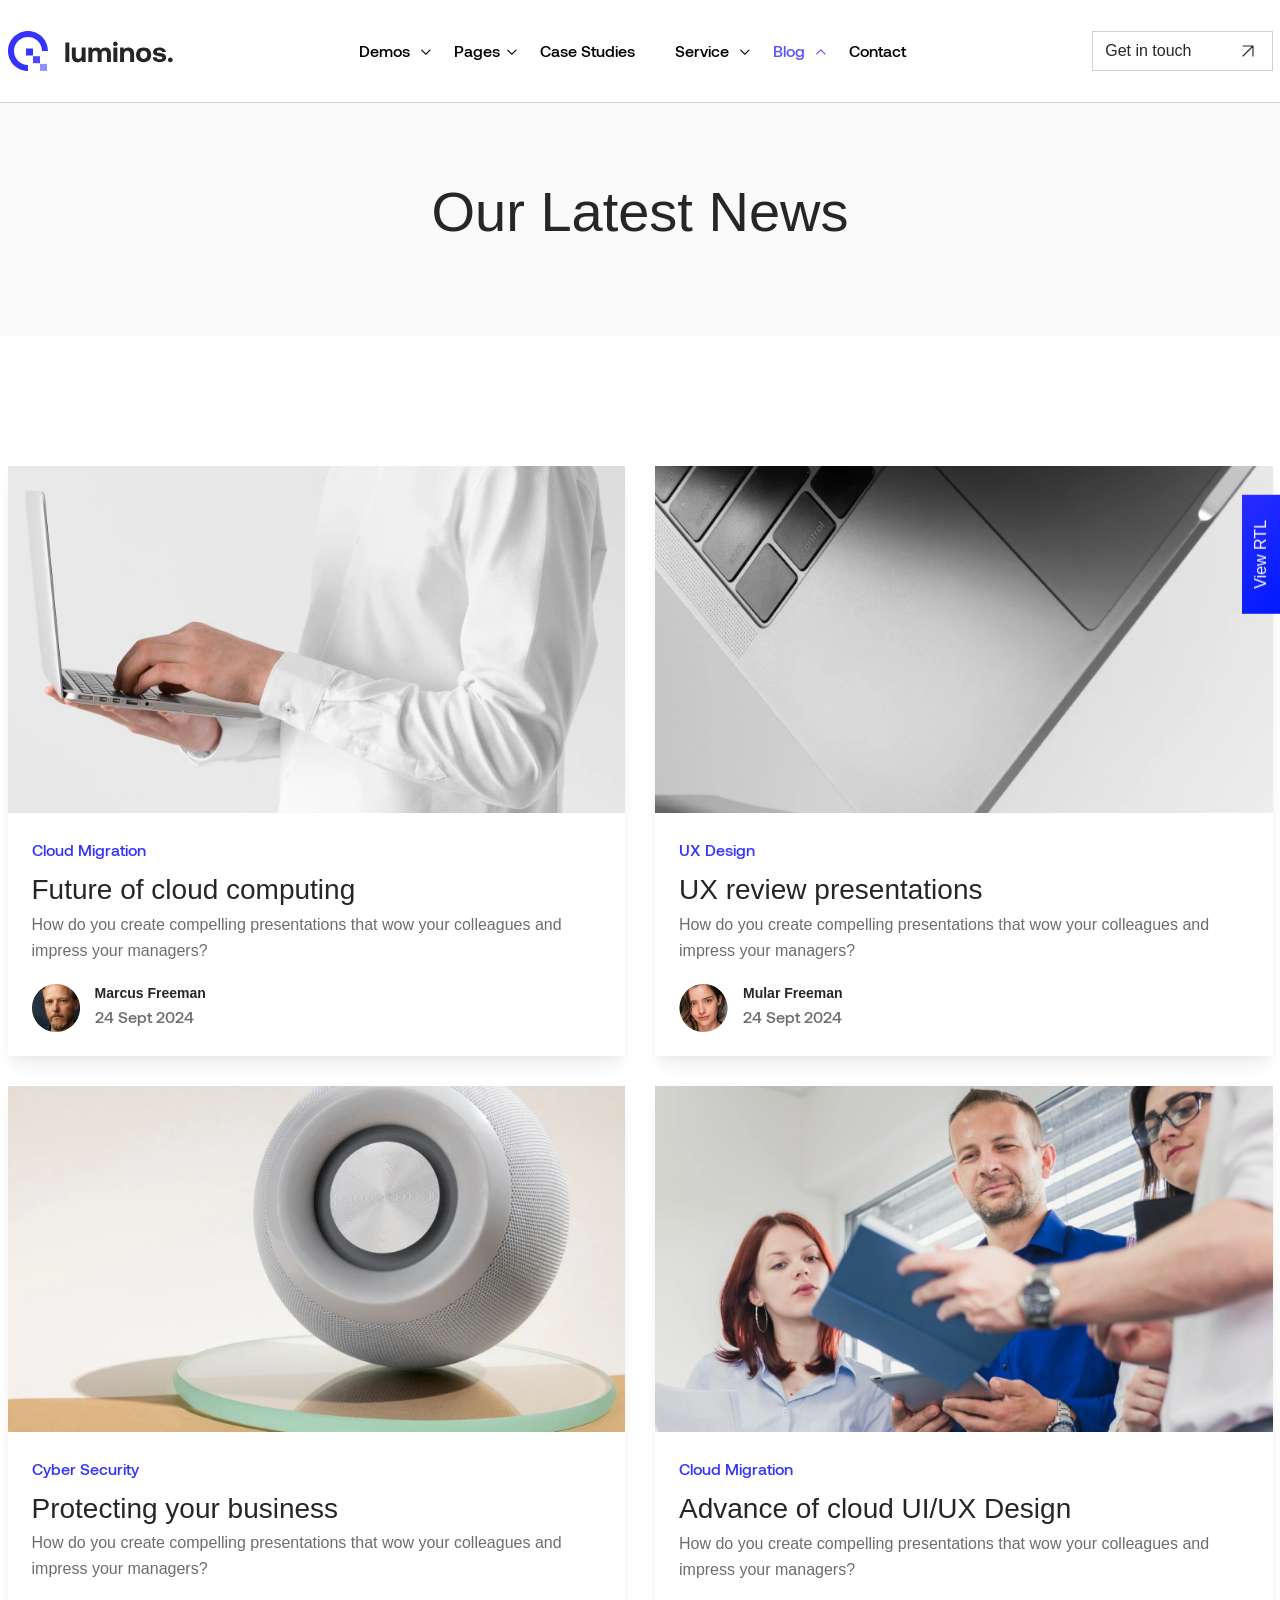
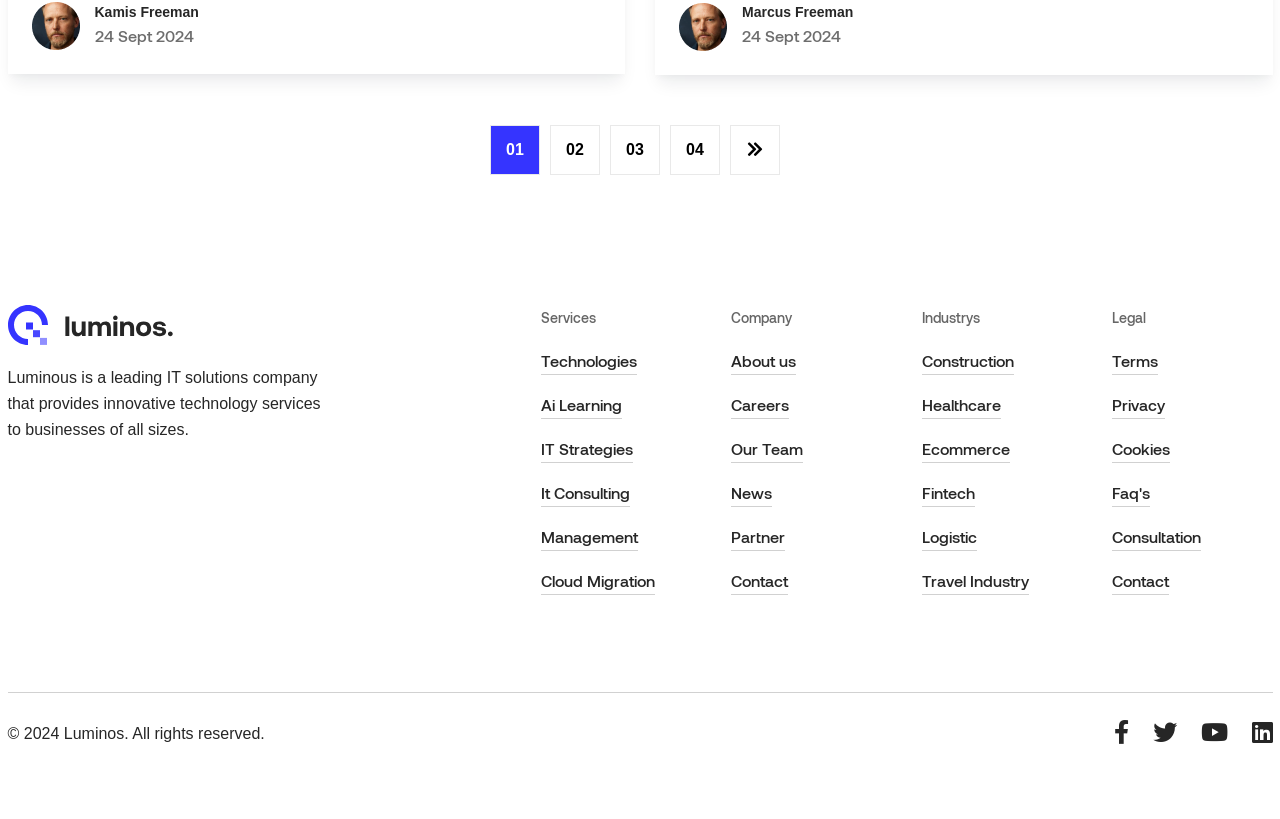
<file: luminos-html/blog-grid-two.html>
<!DOCTYPE html>
<html lang="en">

<head>
    <meta charset="UTF-8">
    <meta name="viewport" content="width=device-width, initial-scale=1.0">
    <meta name="description" content="Luminos - IT solutions for a growing businesses.">
    <link rel="shortcut icon" type="image/x-icon" href="assets/images/fav.png">
    <title>Luminos - IT solutions for a growing businesses</title>
    <link rel="stylesheet preload" href="assets/css/vendor/bootstrap.min.css" as="style" media="print"
        onload="this.media='all'">
    <link rel="stylesheet preload" href="assets/css/plugins/fontawesome.css" as="style" media="print"
        onload="this.media='all'">
    <link rel="stylesheet preload" href="assets/css/plugins/magnifying-popup.css" as="style" media="print"
        onload="this.media='all'">
    <link rel="stylesheet preload" href="assets/css/plugins/swiper.css" as="style" media="print"
        onload="this.media='all'">
    <link rel="stylesheet preload" href="assets/css/plugins/metismenu.css" as="style" media="print"
        onload="this.media='all'">
    <link rel="stylesheet preload" href="assets/css/style.css" as="style">
</head>

<body>
    <header class="header-style-one border-bottm">
    <div class="container">
        <div class="row">
            <div class="col-lg-12">
                <div class="header-wrapper-1">
                    <a href="index.html" class="logo-area">
                        <img src="assets/images/logo/logo-1.svg" alt="logo">
                    </a>
                    <div class="nav-area">
    <nav>
        <ul>
            <li class="has-dropdown">
                <a class="nav-link" href="#">
                    Demos
                    <i class="fa-duotone fa-regular fa-chevron-down"></i>
                </a>
                <ul class="submenu parent-nav with-border">
                    <li><a href="index.html"><i class="fa-sharp fa-regular fa-chevron-right"></i>Home One</a></li>
                    <li><a href="index-two.html"><i class="fa-sharp fa-regular fa-chevron-right"></i> Home Two</a></li>
                    <li><a href="index-three.html"><i class="fa-sharp fa-regular fa-chevron-right"></i> Home Three</a>
                    </li>
                    <li><a href="index-four.html"><i class="fa-sharp fa-regular fa-chevron-right"></i> Home Four</a>
                    </li>
                    <li><a href="index-five.html"><i class="fa-sharp fa-regular fa-chevron-right"></i> Home Five</a>
                    </li>
                </ul>
            </li>
            <li class="has-dropdown position-static with-megamenu margin-single-0">
                <a class="nav-link" href="#">Pages<i class="fa-duotone fa-regular fa-chevron-down"></i></a>
                <div class="submenu">
                    <div class="container">
                        <div class="row">
                            <div class="col-lg-3">
                                <ul class="single-menu parent-nav">
                                    <li><a href="about.html"><i
                                                class="fa-sharp fa-regular fa-chevron-right"></i>About</a></li>
                                    <li><a href="service.html"><i
                                                class="fa-sharp fa-regular fa-chevron-right"></i>Services</a>
                                    </li>
                                    <li><a href="service-single.html"><i
                                                class="fa-sharp fa-regular fa-chevron-right"></i>Services
                                            Single</a></li>
                                    <li><a href="pricing.html"><i
                                                class="fa-sharp fa-regular fa-chevron-right"></i>Pricing Plan</a></li>
                                    <li><a href="case-studies.html"><i
                                                class="fa-sharp fa-regular fa-chevron-right"></i>Case
                                            Studies</a></li>
                                    <li><a href="privacy-policy.html"><i
                                                class="fa-sharp fa-regular fa-chevron-right"></i>Privacy
                                            Policy</a></li>
                                </ul>
                            </div>
                            <div class="col-lg-3">
                                <ul class="single-menu parent-nav">
                                    <li><a href="case-studies-single.html"><i
                                                class="fa-sharp fa-regular fa-chevron-right"></i>Case
                                            Studies Single</a></li>
                                    <li><a href="why-choose-us.html"><i
                                                class="fa-sharp fa-regular fa-chevron-right"></i>Why Choose
                                            Us</a></li>
                                    <li><a href="career.html"><i
                                                class="fa-sharp fa-regular fa-chevron-right"></i>Career</a></li>
                                    <li><a href="career-single.html"><i
                                                class="fa-sharp fa-regular fa-chevron-right"></i>Career
                                            Single</a></li>
                                    <li><a href="industry.html"><i
                                                class="fa-sharp fa-regular fa-chevron-right"></i>Industry</a>
                                    </li>
                                </ul>
                            </div>
                            <div class="col-lg-3">
                                <ul class="single-menu parent-nav">
                                    <li><a href="apply.html"><i
                                                class="fa-sharp fa-regular fa-chevron-right"></i>Apply</a></li>
                                    <li><a href="team.html"><i class="fa-sharp fa-regular fa-chevron-right"></i>Team</a>
                                    </li>
                                    <li><a href="team-single.html"><i
                                                class="fa-sharp fa-regular fa-chevron-right"></i>Team
                                            Single</a></li>
                                    <li><a href="faq.html"><i class="fa-sharp fa-regular fa-chevron-right"></i>Faq's</a>
                                    </li>
                                    <li><a href="coming-soon.html"><i
                                                class="fa-sharp fa-regular fa-chevron-right"></i>Coming
                                            Soon</a>
                                    </li>
                                </ul>
                            </div>
                            <div class="col-lg-3">
                                <ul class="single-menu parent-nav">
                                    <li><a href="partner.html"><i class="fa-sharp fa-regular fa-chevron-right"></i>Our
                                            Partner</a>
                                    </li>
                                    <li><a href="award.html"><i
                                                class="fa-sharp fa-regular fa-chevron-right"></i>Award</a></li>
                                    <li><a href="free-consultation.html"><i
                                                class="fa-sharp fa-regular fa-chevron-right"></i>Free
                                            Consultation</a></li>
                                    <li><a href="terms-of-use.html"><i
                                                class="fa-sharp fa-regular fa-chevron-right"></i>Terms Of
                                            Use</a></li>
                                    <li><a href="404.html"><i class="fa-sharp fa-regular fa-chevron-right"></i>Error</a>
                                    </li>
                                </ul>
                            </div>
                        </div>
                    </div>
                </div>
            </li>
            <li><a class="nav-link" href="case-studies.html">Case Studies</a></li>
            <li class="has-dropdown position-static with-megamenu">
                <a class="nav-link" href="service.html">Service <i
                        class="fa-duotone fa-regular fa-chevron-down"></i></a>
                <div class="submenu">
                    <div class="container">
                        <div class="row">
                            <div class="col-lg-3">
                                <ul class="single-menu parent-nav">
                                    <li>
                                        <a class="single-service-area-wrapper" href="service-single.html">
                                            <div class="icon">
                                                <img src="assets/images/service/icons/22.svg" alt="service">
                                            </div>
                                            <div class="info">
                                                <h4 class="title">Cloud Migration</h4>
                                                <p>Moving data to cloud infrastructure.</p>
                                            </div>
                                        </a>
                                    </li>
                                    <li>
                                        <a class="single-service-area-wrapper" href="it-strategies.html">
                                            <div class="icon">
                                                <img src="assets/images/service/icons/23.svg" alt="service">
                                            </div>
                                            <div class="info">
                                                <h4 class="title">IT Strategies</h4>
                                                <p>Alignment, Innovation Scalability.</p>
                                            </div>
                                        </a>
                                    </li>
                                    <li>
                                        <a class="single-service-area-wrapper" href="cyber-security-service.html">
                                            <div class="icon">
                                                <img src="assets/images/service/icons/24.svg" alt="service">
                                            </div>
                                            <div class="info">
                                                <h4 class="title">Cyber Security</h4>
                                                <p>Protecting data software and networks.</p>
                                            </div>
                                        </a>
                                    </li>
                                </ul>
                            </div>
                            <div class="col-lg-3">
                                <ul class="single-menu parent-nav">
                                    <li>
                                        <a class="single-service-area-wrapper" href="technologies-service.html">
                                            <div class="icon">
                                                <img src="assets/images/service/icons/25.svg" alt="service">
                                            </div>
                                            <div class="info">
                                                <h4 class="title">Technologies</h4>
                                                <p>Empowering, innovative, transformative.</p>
                                            </div>
                                        </a>
                                    </li>
                                    <li>
                                        <a class="single-service-area-wrapper" href="it-consulting-service.html">
                                            <div class="icon">
                                                <img src="assets/images/service/icons/26.svg" alt="service">
                                            </div>
                                            <div class="info">
                                                <h4 class="title">IT Consulting Service</h4>
                                                <p>Expertise-driven technology problem-solving.</p>
                                            </div>
                                        </a>
                                    </li>
                                    <li>
                                        <a class="single-service-area-wrapper" href="development-service.html">
                                            <div class="icon">
                                                <img src="assets/images/service/icons/27.svg" alt="service">
                                            </div>
                                            <div class="info">
                                                <h4 class="title">Development</h4>
                                                <p>Creating innovative solutions through technology.</p>
                                            </div>
                                        </a>
                                    </li>
                                </ul>
                            </div>
                            <div class="col-lg-3">
                                <ul class="single-menu parent-nav">
                                    <li>
                                        <a class="single-service-area-wrapper" href="ai-learning-service.html">
                                            <div class="icon">
                                                <img src="assets/images/service/icons/28.svg" alt="service">
                                            </div>
                                            <div class="info">
                                                <h4 class="title">AI Learning</h4>
                                                <p>Empowering machines to mimic intelligence.</p>
                                            </div>
                                        </a>
                                    </li>
                                    <li>
                                        <a class="single-service-area-wrapper" href="management-service.html">
                                            <div class="icon">
                                                <img src="assets/images/service/icons/29.svg" alt="service">
                                            </div>
                                            <div class="info">
                                                <h4 class="title">Management</h4>
                                                <p>Organizing resources to achieve goals</p>
                                            </div>
                                        </a>
                                    </li>
                                    <li>
                                        <a class="single-service-area-wrapper" href="it-innovations.html">
                                            <div class="icon">
                                                <img src="assets/images/service/icons/30.svg" alt="service">
                                            </div>
                                            <div class="info">
                                                <h4 class="title">IT Innovations</h4>
                                                <p>Transforming ideas into digital solutions.</p>
                                            </div>
                                        </a>
                                    </li>
                                </ul>
                            </div>
                            <div class="col-lg-3">
                                <ul class="single-menu parent-nav industry-signle-menu">
                                    <li class="parent-top-industry">
                                        <p>Industries</p>
                                    </li>
                                    <li>
                                        <a class="industries" href="construction-industry.html">
                                            <img class="injectable" src="assets/images/icons/arrow-right.svg"
                                                alt="arrow">
                                            Constructions
                                        </a>
                                    </li>
                                    <li>
                                        <a class="industries" href="healthcare-industry.html">
                                            <img class="injectable" src="assets/images/icons/arrow-right.svg"
                                                alt="arrow">
                                            HealthCare
                                        </a>
                                    </li>
                                    <li>
                                        <a class="industries" href="ecommerce-industry.html">
                                            <img class="injectable" src="assets/images/icons/arrow-right.svg"
                                                alt="arrow">
                                            Retail & E-Commerce
                                        </a>
                                    </li>
                                    <li>
                                        <a class="industries" href="fintech-industry.html">
                                            <img class="injectable" src="assets/images/icons/arrow-right.svg"
                                                alt="arrow">
                                            Fintech
                                        </a>
                                    </li>
                                    <li>
                                        <a class="industries" href="logistic-industry.html">
                                            <img class="injectable" src="assets/images/icons/arrow-right.svg"
                                                alt="arrow">
                                            Logistics & Automotive
                                        </a>
                                    </li>
                                    <li>
                                        <a class="industries" href="travel-industry.html">
                                            <img class="injectable" src="assets/images/icons/arrow-right.svg"
                                                alt="arrow">
                                            Travel & Hospitality
                                        </a>
                                    </li>
                                </ul>
                            </div>
                        </div>
                    </div>
                </div>
            </li>

            <li class="has-dropdown ">
                <a class="nav-link" href="#">Blog <i class="fa-duotone fa-regular fa-chevron-down"></i></a>
                <ul class="submenu parent-nav with-border">
                    <li><a href="blog-list.html"><i class="fa-sharp fa-regular fa-chevron-right"></i>Blog List</a></li>
                    <li><a href="blog-grid.html"><i class="fa-sharp fa-regular fa-chevron-right"></i>Blog Grid</a>
                    </li>
                    <li><a href="blog-grid-two.html"><i class="fa-sharp fa-regular fa-chevron-right"></i>Blog Grid
                            Two</a>
                    </li>
                    <li><a href="blog-grid-four.html"><i class="fa-sharp fa-regular fa-chevron-right"></i>Blog Grid
                            Three</a>
                    </li>
                    <li><a href="blog-masonry.html"><i class="fa-sharp fa-regular fa-chevron-right"></i>Blog Masonry</a>
                    </li>
                    <li><a href="blog-details.html"><i class="fa-sharp fa-regular fa-chevron-right"></i>Blog Details</a>
                    </li>
                </ul>
            </li>
            <li><a class="nav-link" href="contact.html">Contact</a></li>
        </ul>
    </nav>
</div>
                    <div class="button-area-right-header">
                        <a href="contact.html" class="rts-btn btn-border">
                            Get in touch
                            <img class="injectable" src="assets/images/service/icons/13.svg" alt="arrow">
                        </a>
                        <div class="menu-btn-toggle">
                            <svg width="20" height="16" viewBox="0 0 20 16" fill="none"
                                xmlns="http://www.w3.org/2000/svg">
                                <rect y="14" width="20" height="2" fill="#1F1F25"></rect>
                                <rect y="7" width="20" height="2" fill="#1F1F25"></rect>
                                <rect width="20" height="2" fill="#1F1F25"></rect>
                            </svg>
                        </div>
                    </div>
                </div>
            </div>
        </div>
    </div>
</header>
<header class="header-style-one header--sticky">
    <div class="container">
        <div class="row">
            <div class="col-lg-12">
                <div class="header-wrapper-1">
                    <a href="index.html" class="logo-area">
                        <img src="assets/images/logo/logo-1.svg" alt="logo">
                    </a>
                    <div class="nav-area">
    <nav>
        <ul>
            <li class="has-dropdown">
                <a class="nav-link" href="#">
                    Demos
                    <i class="fa-duotone fa-regular fa-chevron-down"></i>
                </a>
                <ul class="submenu parent-nav with-border">
                    <li><a href="index.html"><i class="fa-sharp fa-regular fa-chevron-right"></i>Home One</a></li>
                    <li><a href="index-two.html"><i class="fa-sharp fa-regular fa-chevron-right"></i> Home Two</a></li>
                    <li><a href="index-three.html"><i class="fa-sharp fa-regular fa-chevron-right"></i> Home Three</a>
                    </li>
                    <li><a href="index-four.html"><i class="fa-sharp fa-regular fa-chevron-right"></i> Home Four</a>
                    </li>
                    <li><a href="index-five.html"><i class="fa-sharp fa-regular fa-chevron-right"></i> Home Five</a>
                    </li>
                </ul>
            </li>
            <li class="has-dropdown position-static with-megamenu margin-single-0">
                <a class="nav-link" href="#">Pages<i class="fa-duotone fa-regular fa-chevron-down"></i></a>
                <div class="submenu">
                    <div class="container">
                        <div class="row">
                            <div class="col-lg-3">
                                <ul class="single-menu parent-nav">
                                    <li><a href="about.html"><i
                                                class="fa-sharp fa-regular fa-chevron-right"></i>About</a></li>
                                    <li><a href="service.html"><i
                                                class="fa-sharp fa-regular fa-chevron-right"></i>Services</a>
                                    </li>
                                    <li><a href="service-single.html"><i
                                                class="fa-sharp fa-regular fa-chevron-right"></i>Services
                                            Single</a></li>
                                    <li><a href="pricing.html"><i
                                                class="fa-sharp fa-regular fa-chevron-right"></i>Pricing Plan</a></li>
                                    <li><a href="case-studies.html"><i
                                                class="fa-sharp fa-regular fa-chevron-right"></i>Case
                                            Studies</a></li>
                                    <li><a href="privacy-policy.html"><i
                                                class="fa-sharp fa-regular fa-chevron-right"></i>Privacy
                                            Policy</a></li>
                                </ul>
                            </div>
                            <div class="col-lg-3">
                                <ul class="single-menu parent-nav">
                                    <li><a href="case-studies-single.html"><i
                                                class="fa-sharp fa-regular fa-chevron-right"></i>Case
                                            Studies Single</a></li>
                                    <li><a href="why-choose-us.html"><i
                                                class="fa-sharp fa-regular fa-chevron-right"></i>Why Choose
                                            Us</a></li>
                                    <li><a href="career.html"><i
                                                class="fa-sharp fa-regular fa-chevron-right"></i>Career</a></li>
                                    <li><a href="career-single.html"><i
                                                class="fa-sharp fa-regular fa-chevron-right"></i>Career
                                            Single</a></li>
                                    <li><a href="industry.html"><i
                                                class="fa-sharp fa-regular fa-chevron-right"></i>Industry</a>
                                    </li>
                                </ul>
                            </div>
                            <div class="col-lg-3">
                                <ul class="single-menu parent-nav">
                                    <li><a href="apply.html"><i
                                                class="fa-sharp fa-regular fa-chevron-right"></i>Apply</a></li>
                                    <li><a href="team.html"><i class="fa-sharp fa-regular fa-chevron-right"></i>Team</a>
                                    </li>
                                    <li><a href="team-single.html"><i
                                                class="fa-sharp fa-regular fa-chevron-right"></i>Team
                                            Single</a></li>
                                    <li><a href="faq.html"><i class="fa-sharp fa-regular fa-chevron-right"></i>Faq's</a>
                                    </li>
                                    <li><a href="coming-soon.html"><i
                                                class="fa-sharp fa-regular fa-chevron-right"></i>Coming
                                            Soon</a>
                                    </li>
                                </ul>
                            </div>
                            <div class="col-lg-3">
                                <ul class="single-menu parent-nav">
                                    <li><a href="partner.html"><i class="fa-sharp fa-regular fa-chevron-right"></i>Our
                                            Partner</a>
                                    </li>
                                    <li><a href="award.html"><i
                                                class="fa-sharp fa-regular fa-chevron-right"></i>Award</a></li>
                                    <li><a href="free-consultation.html"><i
                                                class="fa-sharp fa-regular fa-chevron-right"></i>Free
                                            Consultation</a></li>
                                    <li><a href="terms-of-use.html"><i
                                                class="fa-sharp fa-regular fa-chevron-right"></i>Terms Of
                                            Use</a></li>
                                    <li><a href="404.html"><i class="fa-sharp fa-regular fa-chevron-right"></i>Error</a>
                                    </li>
                                </ul>
                            </div>
                        </div>
                    </div>
                </div>
            </li>
            <li><a class="nav-link" href="case-studies.html">Case Studies</a></li>
            <li class="has-dropdown position-static with-megamenu">
                <a class="nav-link" href="service.html">Service <i
                        class="fa-duotone fa-regular fa-chevron-down"></i></a>
                <div class="submenu">
                    <div class="container">
                        <div class="row">
                            <div class="col-lg-3">
                                <ul class="single-menu parent-nav">
                                    <li>
                                        <a class="single-service-area-wrapper" href="service-single.html">
                                            <div class="icon">
                                                <img src="assets/images/service/icons/22.svg" alt="service">
                                            </div>
                                            <div class="info">
                                                <h4 class="title">Cloud Migration</h4>
                                                <p>Moving data to cloud infrastructure.</p>
                                            </div>
                                        </a>
                                    </li>
                                    <li>
                                        <a class="single-service-area-wrapper" href="it-strategies.html">
                                            <div class="icon">
                                                <img src="assets/images/service/icons/23.svg" alt="service">
                                            </div>
                                            <div class="info">
                                                <h4 class="title">IT Strategies</h4>
                                                <p>Alignment, Innovation Scalability.</p>
                                            </div>
                                        </a>
                                    </li>
                                    <li>
                                        <a class="single-service-area-wrapper" href="cyber-security-service.html">
                                            <div class="icon">
                                                <img src="assets/images/service/icons/24.svg" alt="service">
                                            </div>
                                            <div class="info">
                                                <h4 class="title">Cyber Security</h4>
                                                <p>Protecting data software and networks.</p>
                                            </div>
                                        </a>
                                    </li>
                                </ul>
                            </div>
                            <div class="col-lg-3">
                                <ul class="single-menu parent-nav">
                                    <li>
                                        <a class="single-service-area-wrapper" href="technologies-service.html">
                                            <div class="icon">
                                                <img src="assets/images/service/icons/25.svg" alt="service">
                                            </div>
                                            <div class="info">
                                                <h4 class="title">Technologies</h4>
                                                <p>Empowering, innovative, transformative.</p>
                                            </div>
                                        </a>
                                    </li>
                                    <li>
                                        <a class="single-service-area-wrapper" href="it-consulting-service.html">
                                            <div class="icon">
                                                <img src="assets/images/service/icons/26.svg" alt="service">
                                            </div>
                                            <div class="info">
                                                <h4 class="title">IT Consulting Service</h4>
                                                <p>Expertise-driven technology problem-solving.</p>
                                            </div>
                                        </a>
                                    </li>
                                    <li>
                                        <a class="single-service-area-wrapper" href="development-service.html">
                                            <div class="icon">
                                                <img src="assets/images/service/icons/27.svg" alt="service">
                                            </div>
                                            <div class="info">
                                                <h4 class="title">Development</h4>
                                                <p>Creating innovative solutions through technology.</p>
                                            </div>
                                        </a>
                                    </li>
                                </ul>
                            </div>
                            <div class="col-lg-3">
                                <ul class="single-menu parent-nav">
                                    <li>
                                        <a class="single-service-area-wrapper" href="ai-learning-service.html">
                                            <div class="icon">
                                                <img src="assets/images/service/icons/28.svg" alt="service">
                                            </div>
                                            <div class="info">
                                                <h4 class="title">AI Learning</h4>
                                                <p>Empowering machines to mimic intelligence.</p>
                                            </div>
                                        </a>
                                    </li>
                                    <li>
                                        <a class="single-service-area-wrapper" href="management-service.html">
                                            <div class="icon">
                                                <img src="assets/images/service/icons/29.svg" alt="service">
                                            </div>
                                            <div class="info">
                                                <h4 class="title">Management</h4>
                                                <p>Organizing resources to achieve goals</p>
                                            </div>
                                        </a>
                                    </li>
                                    <li>
                                        <a class="single-service-area-wrapper" href="it-innovations.html">
                                            <div class="icon">
                                                <img src="assets/images/service/icons/30.svg" alt="service">
                                            </div>
                                            <div class="info">
                                                <h4 class="title">IT Innovations</h4>
                                                <p>Transforming ideas into digital solutions.</p>
                                            </div>
                                        </a>
                                    </li>
                                </ul>
                            </div>
                            <div class="col-lg-3">
                                <ul class="single-menu parent-nav industry-signle-menu">
                                    <li class="parent-top-industry">
                                        <p>Industries</p>
                                    </li>
                                    <li>
                                        <a class="industries" href="construction-industry.html">
                                            <img class="injectable" src="assets/images/icons/arrow-right.svg"
                                                alt="arrow">
                                            Constructions
                                        </a>
                                    </li>
                                    <li>
                                        <a class="industries" href="healthcare-industry.html">
                                            <img class="injectable" src="assets/images/icons/arrow-right.svg"
                                                alt="arrow">
                                            HealthCare
                                        </a>
                                    </li>
                                    <li>
                                        <a class="industries" href="ecommerce-industry.html">
                                            <img class="injectable" src="assets/images/icons/arrow-right.svg"
                                                alt="arrow">
                                            Retail & E-Commerce
                                        </a>
                                    </li>
                                    <li>
                                        <a class="industries" href="fintech-industry.html">
                                            <img class="injectable" src="assets/images/icons/arrow-right.svg"
                                                alt="arrow">
                                            Fintech
                                        </a>
                                    </li>
                                    <li>
                                        <a class="industries" href="logistic-industry.html">
                                            <img class="injectable" src="assets/images/icons/arrow-right.svg"
                                                alt="arrow">
                                            Logistics & Automotive
                                        </a>
                                    </li>
                                    <li>
                                        <a class="industries" href="travel-industry.html">
                                            <img class="injectable" src="assets/images/icons/arrow-right.svg"
                                                alt="arrow">
                                            Travel & Hospitality
                                        </a>
                                    </li>
                                </ul>
                            </div>
                        </div>
                    </div>
                </div>
            </li>

            <li class="has-dropdown ">
                <a class="nav-link" href="#">Blog <i class="fa-duotone fa-regular fa-chevron-down"></i></a>
                <ul class="submenu parent-nav with-border">
                    <li><a href="blog-list.html"><i class="fa-sharp fa-regular fa-chevron-right"></i>Blog List</a></li>
                    <li><a href="blog-grid.html"><i class="fa-sharp fa-regular fa-chevron-right"></i>Blog Grid</a>
                    </li>
                    <li><a href="blog-grid-two.html"><i class="fa-sharp fa-regular fa-chevron-right"></i>Blog Grid
                            Two</a>
                    </li>
                    <li><a href="blog-grid-four.html"><i class="fa-sharp fa-regular fa-chevron-right"></i>Blog Grid
                            Three</a>
                    </li>
                    <li><a href="blog-masonry.html"><i class="fa-sharp fa-regular fa-chevron-right"></i>Blog Masonry</a>
                    </li>
                    <li><a href="blog-details.html"><i class="fa-sharp fa-regular fa-chevron-right"></i>Blog Details</a>
                    </li>
                </ul>
            </li>
            <li><a class="nav-link" href="contact.html">Contact</a></li>
        </ul>
    </nav>
</div>
                    <div class="button-area-right-header">
                        <a href="contact.html" class="rts-btn btn-border">
                            Get in touch
                            <img class="injectable" src="assets/images/service/icons/13.svg" alt="arrow">
                        </a>
                        <div class="menu-btn-toggle">
                            <svg width="20" height="16" viewBox="0 0 20 16" fill="none"
                                xmlns="http://www.w3.org/2000/svg">
                                <rect y="14" width="20" height="2" fill="#1F1F25"></rect>
                                <rect y="7" width="20" height="2" fill="#1F1F25"></rect>
                                <rect width="20" height="2" fill="#1F1F25"></rect>
                            </svg>
                        </div>
                    </div>
                </div>
            </div>
        </div>
    </div>
</header>

    <div class="career-single-banner-area ptb--70 blog-page">
        <div class="container">
            <div class="row">
                <div class="col-lg-12">
                    <div class="career-page-single-banner blog-page">
                        <h1 class="title">Our Latest News</h1>
                    </div>
                </div>
            </div>
        </div>
    </div>





    <div class="rts-blog-area rts-section-gapTop position-relative">
        <div class="container">
            <div class="row g-5">
                <div class="col-lg-6 col-md-6 col-sm-12 wow fadeInUp" data-wow-delay=".1s">
                    <div class="single-blog-area-start border-none ">
                        <a href="blog-details.html" class="thumbnail">
                            <img src="assets/images/blog/01.webp" alt="blog_iamge">
                        </a>
                        <div class="inner-content-area">
                            <div class="top-area">
                                <span>Cloud Migration</span>
                                <a href="blog-details.html">
                                    <h3 class="title animated fadeIn">Future of cloud computing</h3>
                                </a>
                                <p class="disc">
                                    How do you create compelling presentations that wow your colleagues and impress your
                                    managers?
                                </p>
                                <div class="bottom-author-area">
                                    <img src="assets/images/testimonials/01.png" alt="author">
                                    <div class="author-area-info">
                                        <h6 class="title">Marcus Freeman</h6>
                                        <span>24 Sept 2024</span>
                                    </div>
                                </div>
                            </div>
                        </div>
                    </div>
                </div>
                <div class="col-lg-6 col-md-6 col-sm-12 wow fadeInUp" data-wow-delay=".4s">
                    <div class="single-blog-area-start border-none">
                        <a href="blog-details.html" class="thumbnail">
                            <img src="assets/images/blog/02.webp" alt="blog_iamge">
                        </a>
                        <div class="inner-content-area">
                            <div class="top-area">
                                <span>UX Design</span>
                                <a href="blog-details.html">
                                    <h3 class="title animated fadeIn">UX review presentations</h3>
                                </a>
                                <p class="disc">
                                    How do you create compelling presentations that wow your colleagues and impress your
                                    managers?
                                </p>
                                <div class="bottom-author-area">
                                    <img src="assets/images/testimonials/02.png" alt="author">
                                    <div class="author-area-info">
                                        <h6 class="title">Mular Freeman</h6>
                                        <span>24 Sept 2024</span>
                                    </div>
                                </div>
                            </div>
                        </div>
                    </div>
                </div>
                <div class="col-lg-6 col-md-6 col-sm-12 wow fadeInUp" data-wow-delay=".1s">
                    <div class="single-blog-area-start border-none">
                        <a href="blog-details.html" class="thumbnail">
                            <img src="assets/images/blog/03.webp" alt="blog_iamge">
                        </a>
                        <div class="inner-content-area">
                            <div class="top-area">
                                <span>Cyber Security</span>
                                <a href="blog-details.html">
                                    <h3 class="title animated fadeIn">Protecting your business</h3>
                                </a>
                                <p class="disc">
                                    How do you create compelling presentations that wow your colleagues and impress your
                                    managers?
                                </p>
                                <div class="bottom-author-area">
                                    <img src="assets/images/testimonials/01.png" alt="author">
                                    <div class="author-area-info">
                                        <h6 class="title">Kamis Freeman</h6>
                                        <span>24 Sept 2024</span>
                                    </div>
                                </div>
                            </div>
                        </div>
                    </div>
                </div>
                <div class="col-lg-6 col-md-6 col-sm-12 wow fadeInUp" data-wow-delay=".4s">
                    <div class="single-blog-area-start border-none ">
                        <a href="blog-details.html" class="thumbnail">
                            <img src="assets/images/blog/15.webp" alt="blog_iamge">
                        </a>
                        <div class="inner-content-area">
                            <div class="top-area">
                                <span>Cloud Migration</span>
                                <a href="blog-details.html">
                                    <h3 class="title animated fadeIn">Advance of cloud UI/UX Design</h3>
                                </a>
                                <p class="disc">
                                    How do you create compelling presentations that wow your colleagues and impress your
                                    managers?
                                </p>
                                <div class="bottom-author-area">
                                    <img src="assets/images/testimonials/01.png" alt="author">
                                    <div class="author-area-info">
                                        <h6 class="title">Marcus Freeman</h6>
                                        <span>24 Sept 2024</span>
                                    </div>
                                </div>
                            </div>
                        </div>
                    </div>
                </div>
            </div>
            <div class="row mt--50">
                <div class="col-lg-12">
                    <div class="pagination-one">
                        <ul class="justify-content-center">
                            <li><button class="active">01</button></li>
                            <li><button>02</button></li>
                            <li><button>03</button></li>
                            <li><button>04</button></li>
                            <li><button class="next-page"><i class="fa-solid fa-chevrons-right"></i></button></li>
                        </ul>
                    </div>
                </div>
            </div>
        </div>
    </div>








    <!-- rts footer area start -->
<div class="rts-footer-area rts-section-gapTop pb--80">
    <div class="container">
        <div class="row">
            <div class="col-lg-5 col-md-12">
                <div class="logo-area">
                    <a href="index.html" class="logo">
                        <img src="assets/images/logo/logo-1.svg" alt="logo">
                    </a>
                    <p class="disc">
                        Luminous is a leading IT solutions company that provides innovative technology services to
                        businesses of all sizes.
                    </p>
                </div>

            </div>
            <div class="col-lg-7">
                <div class="row g-5">
                    <div class="col-lg-3 col-md-6 col-sm-6 col-12">
                        <div class="single-nav-area-footer">
                            <p class="parent">Services</p>
                            <ul>
                                <li><a href="technologies-service.html">Technologies</a></li>
                                <li><a href="ai-learning-service.html">Ai Learning</a></li>
                                <li><a href="it-strategies.html">IT Strategies</a></li>
                                <li><a href="it-consulting-service.html">It Consulting</a></li>
                                <li><a href="management-service.html">Management</a></li>
                                <li><a href="service-single.html">Cloud Migration</a></li>
                            </ul>
                        </div>
                    </div>
                    <div class="col-lg-3 col-md-6 col-sm-6 col-12">
                        <div class="single-nav-area-footer">
                            <p class="parent">Company</p>
                            <ul>
                                <li><a href="about.html">About us</a></li>
                                <li><a href="career.html">Careers</a></li>
                                <li><a href="team.html">Our Team</a></li>
                                <li><a href="blog-grid.html">News</a></li>
                                <li><a href="partner.html">Partner</a></li>
                                <li><a href="contact.html">Contact</a></li>
                            </ul>
                        </div>
                    </div>
                    <div class="col-lg-3 col-md-6 col-sm-6 col-12">
                        <div class="single-nav-area-footer">
                            <p class="parent">Industrys</p>
                            <ul>
                                <li><a href="construction-industry.html">Construction</a></li>
                                <li><a href="healthcare-industry.html">Healthcare</a></li>
                                <li><a href="ecommerce-industry.html">Ecommerce</a></li>
                                <li><a href="fintech-industry.html">Fintech</a></li>
                                <li><a href="logistic-industry.html">Logistic</a></li>
                                <li><a href="travel-industry.html">Travel Industry</a></li>
                            </ul>
                        </div>
                    </div>
                    <div class="col-lg-3 col-md-6 col-sm-6 col-12">
                        <div class="single-nav-area-footer">
                            <p class="parent">Legal</p>
                            <ul>
                                <li><a href="terms-of-use.html">Terms</a></li>
                                <li><a href="privacy-policy.html">Privacy</a></li>
                                <li><a href="cookies-policy.html">Cookies</a></li>
                                <li><a href="faq.html">Faq's</a></li>
                                <li><a href="free-consultation.html">Consultation</a></li>
                                <li><a href="contact.html">Contact</a></li>
                            </ul>
                        </div>
                    </div>
                </div>
            </div>
        </div>
    </div>
</div>
<!-- rts footer area end -->

<!-- rts copyright area start -->
<div class="rts-copyright-area-one">
    <div class="container">
        <div class="row">
            <div class="col-lg-12">
                <div class="copyright-wrapper">
                    <p>© 2024 Luminos. All rights reserved.</p>
                    <div class="social-copyright-area">
                        <ul>
                            <li aria-label="Visit our Facebook page"><a href="#"><i
                                        class="fa-brands fa-facebook-f"></i></a></li>
                            <li aria-label="Visit our Twitter page"><a href="#"><i class="fa-brands fa-twitter"></i></a>
                            </li>
                            <li aria-label="Visit our Youtube page"><a href="#"><i class="fa-brands fa-youtube"></i></a>
                            </li>
                            <li aria-label="Visit our Linkedin page"><a href="#"><i
                                        class="fa-brands fa-linkedin"></i></a></li>
                        </ul>
                    </div>
                </div>
            </div>
        </div>
    </div>
</div>
<!-- rts copyright area end -->
    <!-- pre loader area start -->
<div class="loader-wrapper">
    <div class="loader">
    </div>
    <div class="loader-section section-left"></div>
    <div class="loader-section section-right"></div>
</div>

<!-- rtl btn area start -->
<div class="rtl-ltr-switcher-btn">
    <span class="rtl show">View RTL</span>
    <span class="ltr">View LTR</span>
</div>
<!-- rtl btn area end -->

<div id="side-bar" class="side-bar header-two" dir="ltr">
    <button class="close-icon-menu" aria-label="footer_Button"><i class="far fa-times"></i></button>
    <div class="mobile-menu-main">
        <nav class="nav-main mainmenu-nav mt--30">
            <ul class="mainmenu metismenu" id="mobile-menu-active">
                <li class="has-droupdown">
                    <a href="#" class="main">Home</a>
                    <ul class="submenu mm-collapse">
                        <li><a href="index.html">Home One</a></li>
                        <li><a href="index-two.html">Home Two</a></li>
                        <li><a href="index-three.html">Home Three</a></li>
                        <li><a href="index-four.html">Home Four</a></li>
                        <li><a href="index-five.html">Home Five</a></li>
                    </ul>
                </li>
                <li class="has-droupdown">
                    <a href="#" class="main">Pages</a>
                    <ul class="submenu mm-collapse">
                        <li><a href="about.html">About</a></li>
                        <li><a href="service.html">Services</a></li>
                        <li><a href="service-single.html">Services Single</a></li>
                        <li><a href="case-studies.html">Case Studies</a></li>
                        <li><a href="privacy-policy.html">Privacy Policy</a></li>
                        <li><a href="case-studies-single.html">Case Studies Single</a></li>
                        <li><a href="why-choose-us.html">Why Choose Us</a></li>
                        <li><a href="career.html">Career</a></li>
                        <li><a href="career-single.html">Career Single</a></li>
                        <li><a href="industry.html">Industry</a></li>
                        <li><a href="apply.html">Apply</a></li>
                        <li><a href="team.html">Team</a></li>
                        <li><a href="team-single.html">Team Single</a></li>
                        <li><a href="faq.html">Faq's</a></li>
                        <li><a href="coming-soon.html">Coming Soon</a></li>
                        <li><a href="partner.html">Our Partner</a></li>
                        <li><a href="award.html">Award</a></li>
                        <li><a href="free-consultation.html">Free Consultation</a></li>
                        <li><a href="terms-of-use.html">Terms Of Use</a></li>
                        <li><a href="404.html">Error</a></li>
                    </ul>
                </li>
                <li>
                    <a href="case-studies.html" class="main">Case Studies</a>
                </li>
                <li class="has-droupdown">
                    <a href="#" class="main">Services</a>
                    <ul class="submenu mm-collapse">
                        <li><a href="service.html">Service</a></li>
                        <li><a href="service-single.html">Cloud Migration</a></li>
                        <li><a href="it-strategies.html">IT Strategies</a></li>
                        <li><a href="cyber-security-service.html">Cyber Security</a></li>
                        <li><a href="technologies-service.html">Technologies</a></li>
                        <li><a href="it-consulting-service.html">IT Consulting</a></li>
                        <li><a href="development-service.html">Development</a></li>
                        <li><a href="ai-learning-service.html">AI Learning</a></li>
                        <li><a href="management-service.html">Management Service</a></li>
                        <li><a href="it-innovations.html">IT Innovations</a></li>
                    </ul>
                </li>
                <li class="has-droupdown">
                    <a href="#" class="main">Blog</a>
                    <ul class="submenu mm-collapse">
                        <li><a href="blog-list.html">Blog List</a></li>
                        <li><a href="blog-grid.html">Blog Grid</a></li>
                        <li><a href="blog-grid-two.html">Blog Grid Two</a></li>
                        <li><a href="blog-grid-four.html">Blog Grid Three</a></li>
                        <li><a href="blog-masonry.html">Blog Masonry</a></li>
                        <li><a href="blog-details.html">Blog Details</a></li>
                    </ul>
                </li>
                <li>
                    <a href="contact.html" class="main">Contact</a>
                </li>
            </ul>
        </nav>


        <div class="rts-social-border-area right-sidebar mt--80">
            <ul>
                <li><a href="#" aria-label="social link" data-description="social"><i
                            class="fa-brands fa-facebook-f"></i></a></li>
                <li><a href="#" aria-label="social link" data-description="social"><i
                            class="fa-brands fa-twitter"></i></a></li>
                <li><a href="#" aria-label="social link" data-description="social"><i
                            class="fa-brands fa-linkedin-in"></i></a></li>
                <li><a href="#" aria-label="social link" data-description="social"><i
                            class="fa-brands fa-pinterest"></i></a></li>
                <li><a href="#" aria-label="social link" data-description="social"><i
                            class="fa-brands fa-youtube"></i></a></li>
            </ul>
        </div>
    </div>
    <!-- mobile menu area end -->
</div>

<div id="anywhere-home"></div>

<!-- progress area start -->
<div class="progress-wrap">
    <svg class="progress-circle svg-content" width="100%" height="100%" viewBox="-1 -1 102 102">
        <path d="M50,1 a49,49 0 0,1 0,98 a49,49 0 0,1 0,-98"
            style="transition: stroke-dashoffset 10ms linear 0s; stroke-dasharray: 307.919, 307.919; stroke-dashoffset: 307.919;">
        </path>
    </svg>
</div>
<!-- progress area end -->


<script defer src="assets/js/plugins/jquery.js"></script>
<script defer src="assets/js/vendor/waw.js"></script>
<script defer src="assets/js/vendor/jarallax.js"></script>
<script defer src="assets/js/plugins/smooth-scroll.js"></script>

<script defer src="assets/js/plugins/counter-up.js"></script>
<script defer src="assets/js/vendor/waypoint.js"></script>
<script defer src="assets/js/plugins/popup.js"></script>

<script defer src="assets/js/plugins/swiper.js"></script>
<script defer src="assets/js/plugins/svg-inject.js"></script>
<script defer src="assets/js/plugins/metismenu.js"></script>
<script defer src="assets/js/vendor/contact-form.js"></script>
<script defer src="assets/js/vendor/bootstrap.min.js"></script>
<script defer src="assets/js/main.js"></script>
</body>

</html>
</file>
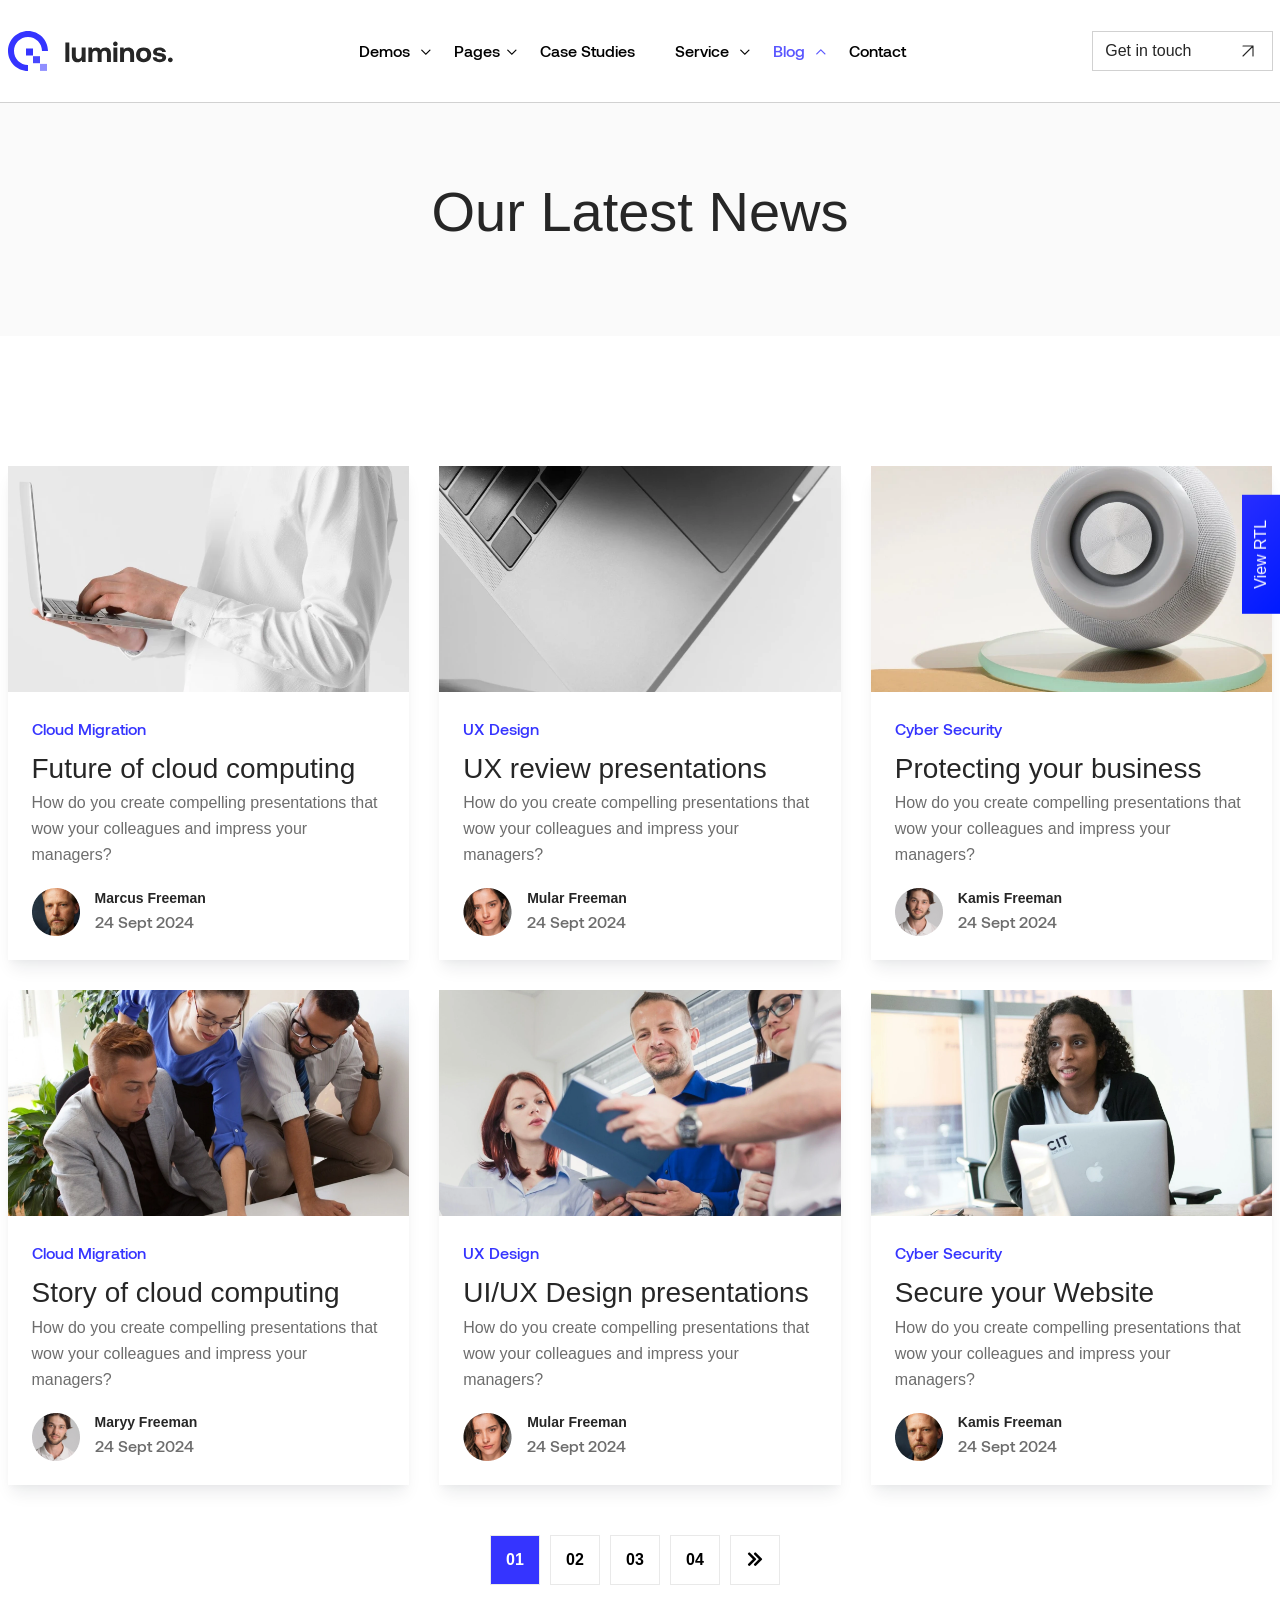
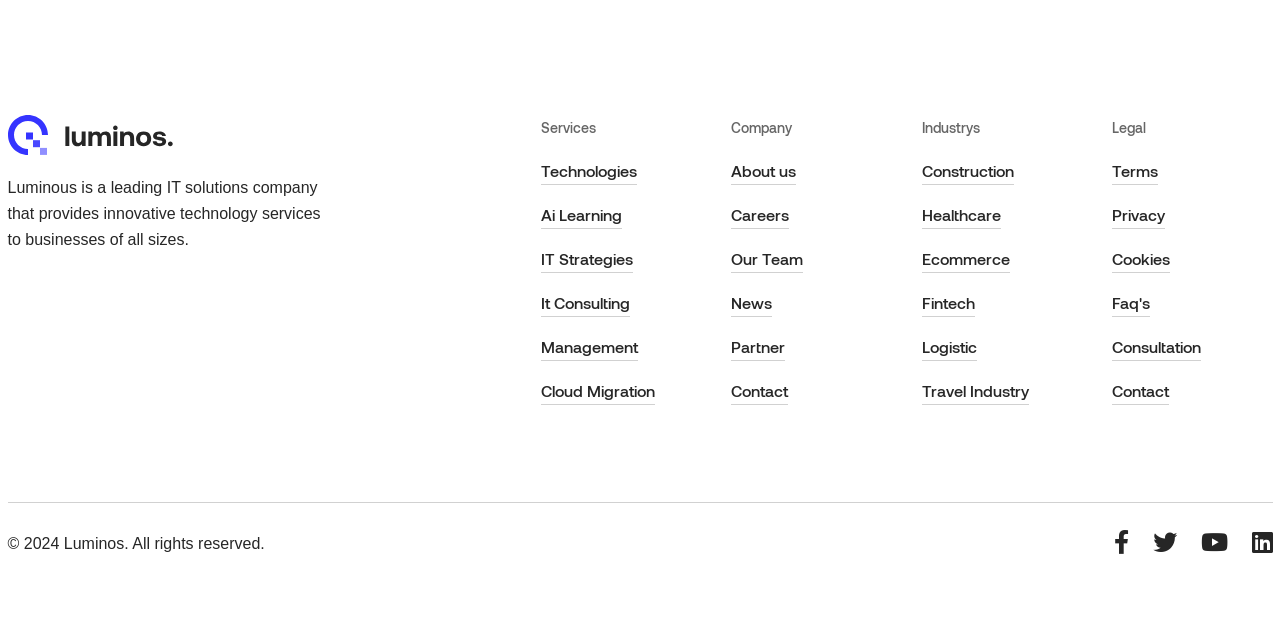
<file: luminos-html/blog-grid.html>
<!DOCTYPE html>
<html lang="en">

<head>
    <meta charset="UTF-8">
    <meta name="viewport" content="width=device-width, initial-scale=1.0">
    <meta name="description" content="Luminos - IT solutions for a growing businesses.">
    <link rel="shortcut icon" type="image/x-icon" href="assets/images/fav.png">
    <title>Luminos - IT solutions for a growing businesses</title>
    <link rel="stylesheet preload" href="assets/css/vendor/bootstrap.min.css" as="style" media="print"
        onload="this.media='all'">
    <link rel="stylesheet preload" href="assets/css/plugins/fontawesome.css" as="style" media="print"
        onload="this.media='all'">
    <link rel="stylesheet preload" href="assets/css/plugins/magnifying-popup.css" as="style" media="print"
        onload="this.media='all'">
    <link rel="stylesheet preload" href="assets/css/plugins/swiper.css" as="style" media="print"
        onload="this.media='all'">
    <link rel="stylesheet preload" href="assets/css/plugins/metismenu.css" as="style" media="print"
        onload="this.media='all'">
    <link rel="stylesheet preload" href="assets/css/style.css" as="style">
</head>

<body>
    <header class="header-style-one border-bottm">
    <div class="container">
        <div class="row">
            <div class="col-lg-12">
                <div class="header-wrapper-1">
                    <a href="index.html" class="logo-area">
                        <img src="assets/images/logo/logo-1.svg" alt="logo">
                    </a>
                    <div class="nav-area">
    <nav>
        <ul>
            <li class="has-dropdown">
                <a class="nav-link" href="#">
                    Demos
                    <i class="fa-duotone fa-regular fa-chevron-down"></i>
                </a>
                <ul class="submenu parent-nav with-border">
                    <li><a href="index.html"><i class="fa-sharp fa-regular fa-chevron-right"></i>Home One</a></li>
                    <li><a href="index-two.html"><i class="fa-sharp fa-regular fa-chevron-right"></i> Home Two</a></li>
                    <li><a href="index-three.html"><i class="fa-sharp fa-regular fa-chevron-right"></i> Home Three</a>
                    </li>
                    <li><a href="index-four.html"><i class="fa-sharp fa-regular fa-chevron-right"></i> Home Four</a>
                    </li>
                    <li><a href="index-five.html"><i class="fa-sharp fa-regular fa-chevron-right"></i> Home Five</a>
                    </li>
                </ul>
            </li>
            <li class="has-dropdown position-static with-megamenu margin-single-0">
                <a class="nav-link" href="#">Pages<i class="fa-duotone fa-regular fa-chevron-down"></i></a>
                <div class="submenu">
                    <div class="container">
                        <div class="row">
                            <div class="col-lg-3">
                                <ul class="single-menu parent-nav">
                                    <li><a href="about.html"><i
                                                class="fa-sharp fa-regular fa-chevron-right"></i>About</a></li>
                                    <li><a href="service.html"><i
                                                class="fa-sharp fa-regular fa-chevron-right"></i>Services</a>
                                    </li>
                                    <li><a href="service-single.html"><i
                                                class="fa-sharp fa-regular fa-chevron-right"></i>Services
                                            Single</a></li>
                                    <li><a href="pricing.html"><i
                                                class="fa-sharp fa-regular fa-chevron-right"></i>Pricing Plan</a></li>
                                    <li><a href="case-studies.html"><i
                                                class="fa-sharp fa-regular fa-chevron-right"></i>Case
                                            Studies</a></li>
                                    <li><a href="privacy-policy.html"><i
                                                class="fa-sharp fa-regular fa-chevron-right"></i>Privacy
                                            Policy</a></li>
                                </ul>
                            </div>
                            <div class="col-lg-3">
                                <ul class="single-menu parent-nav">
                                    <li><a href="case-studies-single.html"><i
                                                class="fa-sharp fa-regular fa-chevron-right"></i>Case
                                            Studies Single</a></li>
                                    <li><a href="why-choose-us.html"><i
                                                class="fa-sharp fa-regular fa-chevron-right"></i>Why Choose
                                            Us</a></li>
                                    <li><a href="career.html"><i
                                                class="fa-sharp fa-regular fa-chevron-right"></i>Career</a></li>
                                    <li><a href="career-single.html"><i
                                                class="fa-sharp fa-regular fa-chevron-right"></i>Career
                                            Single</a></li>
                                    <li><a href="industry.html"><i
                                                class="fa-sharp fa-regular fa-chevron-right"></i>Industry</a>
                                    </li>
                                </ul>
                            </div>
                            <div class="col-lg-3">
                                <ul class="single-menu parent-nav">
                                    <li><a href="apply.html"><i
                                                class="fa-sharp fa-regular fa-chevron-right"></i>Apply</a></li>
                                    <li><a href="team.html"><i class="fa-sharp fa-regular fa-chevron-right"></i>Team</a>
                                    </li>
                                    <li><a href="team-single.html"><i
                                                class="fa-sharp fa-regular fa-chevron-right"></i>Team
                                            Single</a></li>
                                    <li><a href="faq.html"><i class="fa-sharp fa-regular fa-chevron-right"></i>Faq's</a>
                                    </li>
                                    <li><a href="coming-soon.html"><i
                                                class="fa-sharp fa-regular fa-chevron-right"></i>Coming
                                            Soon</a>
                                    </li>
                                </ul>
                            </div>
                            <div class="col-lg-3">
                                <ul class="single-menu parent-nav">
                                    <li><a href="partner.html"><i class="fa-sharp fa-regular fa-chevron-right"></i>Our
                                            Partner</a>
                                    </li>
                                    <li><a href="award.html"><i
                                                class="fa-sharp fa-regular fa-chevron-right"></i>Award</a></li>
                                    <li><a href="free-consultation.html"><i
                                                class="fa-sharp fa-regular fa-chevron-right"></i>Free
                                            Consultation</a></li>
                                    <li><a href="terms-of-use.html"><i
                                                class="fa-sharp fa-regular fa-chevron-right"></i>Terms Of
                                            Use</a></li>
                                    <li><a href="404.html"><i class="fa-sharp fa-regular fa-chevron-right"></i>Error</a>
                                    </li>
                                </ul>
                            </div>
                        </div>
                    </div>
                </div>
            </li>
            <li><a class="nav-link" href="case-studies.html">Case Studies</a></li>
            <li class="has-dropdown position-static with-megamenu">
                <a class="nav-link" href="service.html">Service <i
                        class="fa-duotone fa-regular fa-chevron-down"></i></a>
                <div class="submenu">
                    <div class="container">
                        <div class="row">
                            <div class="col-lg-3">
                                <ul class="single-menu parent-nav">
                                    <li>
                                        <a class="single-service-area-wrapper" href="service-single.html">
                                            <div class="icon">
                                                <img src="assets/images/service/icons/22.svg" alt="service">
                                            </div>
                                            <div class="info">
                                                <h4 class="title">Cloud Migration</h4>
                                                <p>Moving data to cloud infrastructure.</p>
                                            </div>
                                        </a>
                                    </li>
                                    <li>
                                        <a class="single-service-area-wrapper" href="it-strategies.html">
                                            <div class="icon">
                                                <img src="assets/images/service/icons/23.svg" alt="service">
                                            </div>
                                            <div class="info">
                                                <h4 class="title">IT Strategies</h4>
                                                <p>Alignment, Innovation Scalability.</p>
                                            </div>
                                        </a>
                                    </li>
                                    <li>
                                        <a class="single-service-area-wrapper" href="cyber-security-service.html">
                                            <div class="icon">
                                                <img src="assets/images/service/icons/24.svg" alt="service">
                                            </div>
                                            <div class="info">
                                                <h4 class="title">Cyber Security</h4>
                                                <p>Protecting data software and networks.</p>
                                            </div>
                                        </a>
                                    </li>
                                </ul>
                            </div>
                            <div class="col-lg-3">
                                <ul class="single-menu parent-nav">
                                    <li>
                                        <a class="single-service-area-wrapper" href="technologies-service.html">
                                            <div class="icon">
                                                <img src="assets/images/service/icons/25.svg" alt="service">
                                            </div>
                                            <div class="info">
                                                <h4 class="title">Technologies</h4>
                                                <p>Empowering, innovative, transformative.</p>
                                            </div>
                                        </a>
                                    </li>
                                    <li>
                                        <a class="single-service-area-wrapper" href="it-consulting-service.html">
                                            <div class="icon">
                                                <img src="assets/images/service/icons/26.svg" alt="service">
                                            </div>
                                            <div class="info">
                                                <h4 class="title">IT Consulting Service</h4>
                                                <p>Expertise-driven technology problem-solving.</p>
                                            </div>
                                        </a>
                                    </li>
                                    <li>
                                        <a class="single-service-area-wrapper" href="development-service.html">
                                            <div class="icon">
                                                <img src="assets/images/service/icons/27.svg" alt="service">
                                            </div>
                                            <div class="info">
                                                <h4 class="title">Development</h4>
                                                <p>Creating innovative solutions through technology.</p>
                                            </div>
                                        </a>
                                    </li>
                                </ul>
                            </div>
                            <div class="col-lg-3">
                                <ul class="single-menu parent-nav">
                                    <li>
                                        <a class="single-service-area-wrapper" href="ai-learning-service.html">
                                            <div class="icon">
                                                <img src="assets/images/service/icons/28.svg" alt="service">
                                            </div>
                                            <div class="info">
                                                <h4 class="title">AI Learning</h4>
                                                <p>Empowering machines to mimic intelligence.</p>
                                            </div>
                                        </a>
                                    </li>
                                    <li>
                                        <a class="single-service-area-wrapper" href="management-service.html">
                                            <div class="icon">
                                                <img src="assets/images/service/icons/29.svg" alt="service">
                                            </div>
                                            <div class="info">
                                                <h4 class="title">Management</h4>
                                                <p>Organizing resources to achieve goals</p>
                                            </div>
                                        </a>
                                    </li>
                                    <li>
                                        <a class="single-service-area-wrapper" href="it-innovations.html">
                                            <div class="icon">
                                                <img src="assets/images/service/icons/30.svg" alt="service">
                                            </div>
                                            <div class="info">
                                                <h4 class="title">IT Innovations</h4>
                                                <p>Transforming ideas into digital solutions.</p>
                                            </div>
                                        </a>
                                    </li>
                                </ul>
                            </div>
                            <div class="col-lg-3">
                                <ul class="single-menu parent-nav industry-signle-menu">
                                    <li class="parent-top-industry">
                                        <p>Industries</p>
                                    </li>
                                    <li>
                                        <a class="industries" href="construction-industry.html">
                                            <img class="injectable" src="assets/images/icons/arrow-right.svg"
                                                alt="arrow">
                                            Constructions
                                        </a>
                                    </li>
                                    <li>
                                        <a class="industries" href="healthcare-industry.html">
                                            <img class="injectable" src="assets/images/icons/arrow-right.svg"
                                                alt="arrow">
                                            HealthCare
                                        </a>
                                    </li>
                                    <li>
                                        <a class="industries" href="ecommerce-industry.html">
                                            <img class="injectable" src="assets/images/icons/arrow-right.svg"
                                                alt="arrow">
                                            Retail & E-Commerce
                                        </a>
                                    </li>
                                    <li>
                                        <a class="industries" href="fintech-industry.html">
                                            <img class="injectable" src="assets/images/icons/arrow-right.svg"
                                                alt="arrow">
                                            Fintech
                                        </a>
                                    </li>
                                    <li>
                                        <a class="industries" href="logistic-industry.html">
                                            <img class="injectable" src="assets/images/icons/arrow-right.svg"
                                                alt="arrow">
                                            Logistics & Automotive
                                        </a>
                                    </li>
                                    <li>
                                        <a class="industries" href="travel-industry.html">
                                            <img class="injectable" src="assets/images/icons/arrow-right.svg"
                                                alt="arrow">
                                            Travel & Hospitality
                                        </a>
                                    </li>
                                </ul>
                            </div>
                        </div>
                    </div>
                </div>
            </li>

            <li class="has-dropdown ">
                <a class="nav-link" href="#">Blog <i class="fa-duotone fa-regular fa-chevron-down"></i></a>
                <ul class="submenu parent-nav with-border">
                    <li><a href="blog-list.html"><i class="fa-sharp fa-regular fa-chevron-right"></i>Blog List</a></li>
                    <li><a href="blog-grid.html"><i class="fa-sharp fa-regular fa-chevron-right"></i>Blog Grid</a>
                    </li>
                    <li><a href="blog-grid-two.html"><i class="fa-sharp fa-regular fa-chevron-right"></i>Blog Grid
                            Two</a>
                    </li>
                    <li><a href="blog-grid-four.html"><i class="fa-sharp fa-regular fa-chevron-right"></i>Blog Grid
                            Three</a>
                    </li>
                    <li><a href="blog-masonry.html"><i class="fa-sharp fa-regular fa-chevron-right"></i>Blog Masonry</a>
                    </li>
                    <li><a href="blog-details.html"><i class="fa-sharp fa-regular fa-chevron-right"></i>Blog Details</a>
                    </li>
                </ul>
            </li>
            <li><a class="nav-link" href="contact.html">Contact</a></li>
        </ul>
    </nav>
</div>
                    <div class="button-area-right-header">
                        <a href="contact.html" class="rts-btn btn-border">
                            Get in touch
                            <img class="injectable" src="assets/images/service/icons/13.svg" alt="arrow">
                        </a>
                        <div class="menu-btn-toggle">
                            <svg width="20" height="16" viewBox="0 0 20 16" fill="none"
                                xmlns="http://www.w3.org/2000/svg">
                                <rect y="14" width="20" height="2" fill="#1F1F25"></rect>
                                <rect y="7" width="20" height="2" fill="#1F1F25"></rect>
                                <rect width="20" height="2" fill="#1F1F25"></rect>
                            </svg>
                        </div>
                    </div>
                </div>
            </div>
        </div>
    </div>
</header>
<header class="header-style-one header--sticky">
    <div class="container">
        <div class="row">
            <div class="col-lg-12">
                <div class="header-wrapper-1">
                    <a href="index.html" class="logo-area">
                        <img src="assets/images/logo/logo-1.svg" alt="logo">
                    </a>
                    <div class="nav-area">
    <nav>
        <ul>
            <li class="has-dropdown">
                <a class="nav-link" href="#">
                    Demos
                    <i class="fa-duotone fa-regular fa-chevron-down"></i>
                </a>
                <ul class="submenu parent-nav with-border">
                    <li><a href="index.html"><i class="fa-sharp fa-regular fa-chevron-right"></i>Home One</a></li>
                    <li><a href="index-two.html"><i class="fa-sharp fa-regular fa-chevron-right"></i> Home Two</a></li>
                    <li><a href="index-three.html"><i class="fa-sharp fa-regular fa-chevron-right"></i> Home Three</a>
                    </li>
                    <li><a href="index-four.html"><i class="fa-sharp fa-regular fa-chevron-right"></i> Home Four</a>
                    </li>
                    <li><a href="index-five.html"><i class="fa-sharp fa-regular fa-chevron-right"></i> Home Five</a>
                    </li>
                </ul>
            </li>
            <li class="has-dropdown position-static with-megamenu margin-single-0">
                <a class="nav-link" href="#">Pages<i class="fa-duotone fa-regular fa-chevron-down"></i></a>
                <div class="submenu">
                    <div class="container">
                        <div class="row">
                            <div class="col-lg-3">
                                <ul class="single-menu parent-nav">
                                    <li><a href="about.html"><i
                                                class="fa-sharp fa-regular fa-chevron-right"></i>About</a></li>
                                    <li><a href="service.html"><i
                                                class="fa-sharp fa-regular fa-chevron-right"></i>Services</a>
                                    </li>
                                    <li><a href="service-single.html"><i
                                                class="fa-sharp fa-regular fa-chevron-right"></i>Services
                                            Single</a></li>
                                    <li><a href="pricing.html"><i
                                                class="fa-sharp fa-regular fa-chevron-right"></i>Pricing Plan</a></li>
                                    <li><a href="case-studies.html"><i
                                                class="fa-sharp fa-regular fa-chevron-right"></i>Case
                                            Studies</a></li>
                                    <li><a href="privacy-policy.html"><i
                                                class="fa-sharp fa-regular fa-chevron-right"></i>Privacy
                                            Policy</a></li>
                                </ul>
                            </div>
                            <div class="col-lg-3">
                                <ul class="single-menu parent-nav">
                                    <li><a href="case-studies-single.html"><i
                                                class="fa-sharp fa-regular fa-chevron-right"></i>Case
                                            Studies Single</a></li>
                                    <li><a href="why-choose-us.html"><i
                                                class="fa-sharp fa-regular fa-chevron-right"></i>Why Choose
                                            Us</a></li>
                                    <li><a href="career.html"><i
                                                class="fa-sharp fa-regular fa-chevron-right"></i>Career</a></li>
                                    <li><a href="career-single.html"><i
                                                class="fa-sharp fa-regular fa-chevron-right"></i>Career
                                            Single</a></li>
                                    <li><a href="industry.html"><i
                                                class="fa-sharp fa-regular fa-chevron-right"></i>Industry</a>
                                    </li>
                                </ul>
                            </div>
                            <div class="col-lg-3">
                                <ul class="single-menu parent-nav">
                                    <li><a href="apply.html"><i
                                                class="fa-sharp fa-regular fa-chevron-right"></i>Apply</a></li>
                                    <li><a href="team.html"><i class="fa-sharp fa-regular fa-chevron-right"></i>Team</a>
                                    </li>
                                    <li><a href="team-single.html"><i
                                                class="fa-sharp fa-regular fa-chevron-right"></i>Team
                                            Single</a></li>
                                    <li><a href="faq.html"><i class="fa-sharp fa-regular fa-chevron-right"></i>Faq's</a>
                                    </li>
                                    <li><a href="coming-soon.html"><i
                                                class="fa-sharp fa-regular fa-chevron-right"></i>Coming
                                            Soon</a>
                                    </li>
                                </ul>
                            </div>
                            <div class="col-lg-3">
                                <ul class="single-menu parent-nav">
                                    <li><a href="partner.html"><i class="fa-sharp fa-regular fa-chevron-right"></i>Our
                                            Partner</a>
                                    </li>
                                    <li><a href="award.html"><i
                                                class="fa-sharp fa-regular fa-chevron-right"></i>Award</a></li>
                                    <li><a href="free-consultation.html"><i
                                                class="fa-sharp fa-regular fa-chevron-right"></i>Free
                                            Consultation</a></li>
                                    <li><a href="terms-of-use.html"><i
                                                class="fa-sharp fa-regular fa-chevron-right"></i>Terms Of
                                            Use</a></li>
                                    <li><a href="404.html"><i class="fa-sharp fa-regular fa-chevron-right"></i>Error</a>
                                    </li>
                                </ul>
                            </div>
                        </div>
                    </div>
                </div>
            </li>
            <li><a class="nav-link" href="case-studies.html">Case Studies</a></li>
            <li class="has-dropdown position-static with-megamenu">
                <a class="nav-link" href="service.html">Service <i
                        class="fa-duotone fa-regular fa-chevron-down"></i></a>
                <div class="submenu">
                    <div class="container">
                        <div class="row">
                            <div class="col-lg-3">
                                <ul class="single-menu parent-nav">
                                    <li>
                                        <a class="single-service-area-wrapper" href="service-single.html">
                                            <div class="icon">
                                                <img src="assets/images/service/icons/22.svg" alt="service">
                                            </div>
                                            <div class="info">
                                                <h4 class="title">Cloud Migration</h4>
                                                <p>Moving data to cloud infrastructure.</p>
                                            </div>
                                        </a>
                                    </li>
                                    <li>
                                        <a class="single-service-area-wrapper" href="it-strategies.html">
                                            <div class="icon">
                                                <img src="assets/images/service/icons/23.svg" alt="service">
                                            </div>
                                            <div class="info">
                                                <h4 class="title">IT Strategies</h4>
                                                <p>Alignment, Innovation Scalability.</p>
                                            </div>
                                        </a>
                                    </li>
                                    <li>
                                        <a class="single-service-area-wrapper" href="cyber-security-service.html">
                                            <div class="icon">
                                                <img src="assets/images/service/icons/24.svg" alt="service">
                                            </div>
                                            <div class="info">
                                                <h4 class="title">Cyber Security</h4>
                                                <p>Protecting data software and networks.</p>
                                            </div>
                                        </a>
                                    </li>
                                </ul>
                            </div>
                            <div class="col-lg-3">
                                <ul class="single-menu parent-nav">
                                    <li>
                                        <a class="single-service-area-wrapper" href="technologies-service.html">
                                            <div class="icon">
                                                <img src="assets/images/service/icons/25.svg" alt="service">
                                            </div>
                                            <div class="info">
                                                <h4 class="title">Technologies</h4>
                                                <p>Empowering, innovative, transformative.</p>
                                            </div>
                                        </a>
                                    </li>
                                    <li>
                                        <a class="single-service-area-wrapper" href="it-consulting-service.html">
                                            <div class="icon">
                                                <img src="assets/images/service/icons/26.svg" alt="service">
                                            </div>
                                            <div class="info">
                                                <h4 class="title">IT Consulting Service</h4>
                                                <p>Expertise-driven technology problem-solving.</p>
                                            </div>
                                        </a>
                                    </li>
                                    <li>
                                        <a class="single-service-area-wrapper" href="development-service.html">
                                            <div class="icon">
                                                <img src="assets/images/service/icons/27.svg" alt="service">
                                            </div>
                                            <div class="info">
                                                <h4 class="title">Development</h4>
                                                <p>Creating innovative solutions through technology.</p>
                                            </div>
                                        </a>
                                    </li>
                                </ul>
                            </div>
                            <div class="col-lg-3">
                                <ul class="single-menu parent-nav">
                                    <li>
                                        <a class="single-service-area-wrapper" href="ai-learning-service.html">
                                            <div class="icon">
                                                <img src="assets/images/service/icons/28.svg" alt="service">
                                            </div>
                                            <div class="info">
                                                <h4 class="title">AI Learning</h4>
                                                <p>Empowering machines to mimic intelligence.</p>
                                            </div>
                                        </a>
                                    </li>
                                    <li>
                                        <a class="single-service-area-wrapper" href="management-service.html">
                                            <div class="icon">
                                                <img src="assets/images/service/icons/29.svg" alt="service">
                                            </div>
                                            <div class="info">
                                                <h4 class="title">Management</h4>
                                                <p>Organizing resources to achieve goals</p>
                                            </div>
                                        </a>
                                    </li>
                                    <li>
                                        <a class="single-service-area-wrapper" href="it-innovations.html">
                                            <div class="icon">
                                                <img src="assets/images/service/icons/30.svg" alt="service">
                                            </div>
                                            <div class="info">
                                                <h4 class="title">IT Innovations</h4>
                                                <p>Transforming ideas into digital solutions.</p>
                                            </div>
                                        </a>
                                    </li>
                                </ul>
                            </div>
                            <div class="col-lg-3">
                                <ul class="single-menu parent-nav industry-signle-menu">
                                    <li class="parent-top-industry">
                                        <p>Industries</p>
                                    </li>
                                    <li>
                                        <a class="industries" href="construction-industry.html">
                                            <img class="injectable" src="assets/images/icons/arrow-right.svg"
                                                alt="arrow">
                                            Constructions
                                        </a>
                                    </li>
                                    <li>
                                        <a class="industries" href="healthcare-industry.html">
                                            <img class="injectable" src="assets/images/icons/arrow-right.svg"
                                                alt="arrow">
                                            HealthCare
                                        </a>
                                    </li>
                                    <li>
                                        <a class="industries" href="ecommerce-industry.html">
                                            <img class="injectable" src="assets/images/icons/arrow-right.svg"
                                                alt="arrow">
                                            Retail & E-Commerce
                                        </a>
                                    </li>
                                    <li>
                                        <a class="industries" href="fintech-industry.html">
                                            <img class="injectable" src="assets/images/icons/arrow-right.svg"
                                                alt="arrow">
                                            Fintech
                                        </a>
                                    </li>
                                    <li>
                                        <a class="industries" href="logistic-industry.html">
                                            <img class="injectable" src="assets/images/icons/arrow-right.svg"
                                                alt="arrow">
                                            Logistics & Automotive
                                        </a>
                                    </li>
                                    <li>
                                        <a class="industries" href="travel-industry.html">
                                            <img class="injectable" src="assets/images/icons/arrow-right.svg"
                                                alt="arrow">
                                            Travel & Hospitality
                                        </a>
                                    </li>
                                </ul>
                            </div>
                        </div>
                    </div>
                </div>
            </li>

            <li class="has-dropdown ">
                <a class="nav-link" href="#">Blog <i class="fa-duotone fa-regular fa-chevron-down"></i></a>
                <ul class="submenu parent-nav with-border">
                    <li><a href="blog-list.html"><i class="fa-sharp fa-regular fa-chevron-right"></i>Blog List</a></li>
                    <li><a href="blog-grid.html"><i class="fa-sharp fa-regular fa-chevron-right"></i>Blog Grid</a>
                    </li>
                    <li><a href="blog-grid-two.html"><i class="fa-sharp fa-regular fa-chevron-right"></i>Blog Grid
                            Two</a>
                    </li>
                    <li><a href="blog-grid-four.html"><i class="fa-sharp fa-regular fa-chevron-right"></i>Blog Grid
                            Three</a>
                    </li>
                    <li><a href="blog-masonry.html"><i class="fa-sharp fa-regular fa-chevron-right"></i>Blog Masonry</a>
                    </li>
                    <li><a href="blog-details.html"><i class="fa-sharp fa-regular fa-chevron-right"></i>Blog Details</a>
                    </li>
                </ul>
            </li>
            <li><a class="nav-link" href="contact.html">Contact</a></li>
        </ul>
    </nav>
</div>
                    <div class="button-area-right-header">
                        <a href="contact.html" class="rts-btn btn-border">
                            Get in touch
                            <img class="injectable" src="assets/images/service/icons/13.svg" alt="arrow">
                        </a>
                        <div class="menu-btn-toggle">
                            <svg width="20" height="16" viewBox="0 0 20 16" fill="none"
                                xmlns="http://www.w3.org/2000/svg">
                                <rect y="14" width="20" height="2" fill="#1F1F25"></rect>
                                <rect y="7" width="20" height="2" fill="#1F1F25"></rect>
                                <rect width="20" height="2" fill="#1F1F25"></rect>
                            </svg>
                        </div>
                    </div>
                </div>
            </div>
        </div>
    </div>
</header>

    <div class="career-single-banner-area ptb--70 blog-page">
        <div class="container">
            <div class="row">
                <div class="col-lg-12">
                    <div class="career-page-single-banner blog-page">
                        <h1 class="title">Our Latest News</h1>
                    </div>
                </div>
            </div>
        </div>
    </div>

    <div class="rts-blog-area rts-section-gapTop position-relative">
        <div class="container">
            <div class="row g-5">
                <div class="col-lg-4 col-md-6 col-sm-12 wow fadeInUp" data-wow-delay=".1s">
                    <div class="single-blog-area-start border-none ">
                        <a href="blog-details.html" class="thumbnail">
                            <img src="assets/images/blog/01.webp" alt="blog_iamge">
                        </a>
                        <div class="inner-content-area">
                            <div class="top-area">
                                <span>Cloud Migration</span>
                                <a href="blog-details.html">
                                    <h3 class="title animated fadeIn">Future of cloud computing</h3>
                                </a>
                                <p class="disc">
                                    How do you create compelling presentations that wow your colleagues and impress your
                                    managers?
                                </p>
                                <div class="bottom-author-area">
                                    <img src="assets/images/testimonials/01.png" alt="author">
                                    <div class="author-area-info">
                                        <h6 class="title">Marcus Freeman</h6>
                                        <span>24 Sept 2024</span>
                                    </div>
                                </div>
                            </div>
                        </div>
                    </div>
                </div>
                <div class="col-lg-4 col-md-6 col-sm-12 wow fadeInUp" data-wow-delay=".3s">
                    <div class="single-blog-area-start border-none">
                        <a href="blog-details.html" class="thumbnail">
                            <img src="assets/images/blog/02.webp" alt="blog_iamge">
                        </a>
                        <div class="inner-content-area">
                            <div class="top-area">
                                <span>UX Design</span>
                                <a href="blog-details.html">
                                    <h3 class="title animated fadeIn">UX review presentations</h3>
                                </a>
                                <p class="disc">
                                    How do you create compelling presentations that wow your colleagues and impress your
                                    managers?
                                </p>
                                <div class="bottom-author-area">
                                    <img src="assets/images/testimonials/02.png" alt="author">
                                    <div class="author-area-info">
                                        <h6 class="title">Mular Freeman</h6>
                                        <span>24 Sept 2024</span>
                                    </div>
                                </div>
                            </div>
                        </div>
                    </div>
                </div>
                <div class="col-lg-4 col-md-6 col-sm-12 wow fadeInUp" data-wow-delay=".5s">
                    <div class="single-blog-area-start border-none">
                        <a href="blog-details.html" class="thumbnail">
                            <img src="assets/images/blog/03.webp" alt="blog_iamge">
                        </a>
                        <div class="inner-content-area">
                            <div class="top-area">
                                <span>Cyber Security</span>
                                <a href="blog-details.html">
                                    <h3 class="title animated fadeIn">Protecting your business</h3>
                                </a>
                                <p class="disc">
                                    How do you create compelling presentations that wow your colleagues and impress your
                                    managers?
                                </p>
                                <div class="bottom-author-area">
                                    <img src="assets/images/testimonials/07.png" alt="author">
                                    <div class="author-area-info">
                                        <h6 class="title">Kamis Freeman</h6>
                                        <span>24 Sept 2024</span>
                                    </div>
                                </div>
                            </div>
                        </div>
                    </div>
                </div>
                <div class="col-lg-4 col-md-6 col-sm-12 wow fadeInUp" data-wow-delay=".1s">
                    <div class="single-blog-area-start border-none ">
                        <a href="blog-details.html" class="thumbnail">
                            <img src="assets/images/blog/14.webp" alt="blog_iamge">
                        </a>
                        <div class="inner-content-area">
                            <div class="top-area">
                                <span>Cloud Migration</span>
                                <a href="blog-details.html">
                                    <h3 class="title animated fadeIn">Story of cloud computing</h3>
                                </a>
                                <p class="disc">
                                    How do you create compelling presentations that wow your colleagues and impress your
                                    managers?
                                </p>
                                <div class="bottom-author-area">
                                    <img src="assets/images/testimonials/07.png" alt="author">
                                    <div class="author-area-info">
                                        <h6 class="title">Maryy Freeman</h6>
                                        <span>24 Sept 2024</span>
                                    </div>
                                </div>
                            </div>
                        </div>
                    </div>
                </div>
                <div class="col-lg-4 col-md-6 col-sm-12 wow fadeInUp" data-wow-delay=".3s">
                    <div class="single-blog-area-start border-none">
                        <a href="blog-details.html" class="thumbnail">
                            <img src="assets/images/blog/15.webp" alt="blog_iamge">
                        </a>
                        <div class="inner-content-area">
                            <div class="top-area">
                                <span>UX Design</span>
                                <a href="blog-details.html">
                                    <h3 class="title animated fadeIn">UI/UX Design presentations</h3>
                                </a>
                                <p class="disc">
                                    How do you create compelling presentations that wow your colleagues and impress your
                                    managers?
                                </p>
                                <div class="bottom-author-area">
                                    <img src="assets/images/testimonials/02.png" alt="author">
                                    <div class="author-area-info">
                                        <h6 class="title">Mular Freeman</h6>
                                        <span>24 Sept 2024</span>
                                    </div>
                                </div>
                            </div>
                        </div>
                    </div>
                </div>
                <div class="col-lg-4 col-md-6 col-sm-12 wow fadeInUp" data-wow-delay=".5s">
                    <div class="single-blog-area-start border-none">
                        <a href="blog-details.html" class="thumbnail">
                            <img src="assets/images/blog/16.webp" alt="blog_iamge">
                        </a>
                        <div class="inner-content-area">
                            <div class="top-area">
                                <span>Cyber Security</span>
                                <a href="blog-details.html">
                                    <h3 class="title animated fadeIn">Secure your Website</h3>
                                </a>
                                <p class="disc">
                                    How do you create compelling presentations that wow your colleagues and impress your
                                    managers?
                                </p>
                                <div class="bottom-author-area">
                                    <img src="assets/images/testimonials/01.png" alt="author">
                                    <div class="author-area-info">
                                        <h6 class="title">Kamis Freeman</h6>
                                        <span>24 Sept 2024</span>
                                    </div>
                                </div>
                            </div>
                        </div>
                    </div>
                </div>
            </div>
            <div class="row mt--50">
                <div class="col-lg-12">
                    <div class="pagination-one">
                        <ul class=" justify-content-center">
                            <li><button class="active">01</button></li>
                            <li><button>02</button></li>
                            <li><button>03</button></li>
                            <li><button>04</button></li>
                            <li><button class="next-page"><i class="fa-solid fa-chevrons-right"></i></button></li>
                        </ul>
                    </div>
                </div>
            </div>
        </div>
    </div>


    <!-- rts footer area start -->
<div class="rts-footer-area rts-section-gapTop pb--80">
    <div class="container">
        <div class="row">
            <div class="col-lg-5 col-md-12">
                <div class="logo-area">
                    <a href="index.html" class="logo">
                        <img src="assets/images/logo/logo-1.svg" alt="logo">
                    </a>
                    <p class="disc">
                        Luminous is a leading IT solutions company that provides innovative technology services to
                        businesses of all sizes.
                    </p>
                </div>

            </div>
            <div class="col-lg-7">
                <div class="row g-5">
                    <div class="col-lg-3 col-md-6 col-sm-6 col-12">
                        <div class="single-nav-area-footer">
                            <p class="parent">Services</p>
                            <ul>
                                <li><a href="technologies-service.html">Technologies</a></li>
                                <li><a href="ai-learning-service.html">Ai Learning</a></li>
                                <li><a href="it-strategies.html">IT Strategies</a></li>
                                <li><a href="it-consulting-service.html">It Consulting</a></li>
                                <li><a href="management-service.html">Management</a></li>
                                <li><a href="service-single.html">Cloud Migration</a></li>
                            </ul>
                        </div>
                    </div>
                    <div class="col-lg-3 col-md-6 col-sm-6 col-12">
                        <div class="single-nav-area-footer">
                            <p class="parent">Company</p>
                            <ul>
                                <li><a href="about.html">About us</a></li>
                                <li><a href="career.html">Careers</a></li>
                                <li><a href="team.html">Our Team</a></li>
                                <li><a href="blog-grid.html">News</a></li>
                                <li><a href="partner.html">Partner</a></li>
                                <li><a href="contact.html">Contact</a></li>
                            </ul>
                        </div>
                    </div>
                    <div class="col-lg-3 col-md-6 col-sm-6 col-12">
                        <div class="single-nav-area-footer">
                            <p class="parent">Industrys</p>
                            <ul>
                                <li><a href="construction-industry.html">Construction</a></li>
                                <li><a href="healthcare-industry.html">Healthcare</a></li>
                                <li><a href="ecommerce-industry.html">Ecommerce</a></li>
                                <li><a href="fintech-industry.html">Fintech</a></li>
                                <li><a href="logistic-industry.html">Logistic</a></li>
                                <li><a href="travel-industry.html">Travel Industry</a></li>
                            </ul>
                        </div>
                    </div>
                    <div class="col-lg-3 col-md-6 col-sm-6 col-12">
                        <div class="single-nav-area-footer">
                            <p class="parent">Legal</p>
                            <ul>
                                <li><a href="terms-of-use.html">Terms</a></li>
                                <li><a href="privacy-policy.html">Privacy</a></li>
                                <li><a href="cookies-policy.html">Cookies</a></li>
                                <li><a href="faq.html">Faq's</a></li>
                                <li><a href="free-consultation.html">Consultation</a></li>
                                <li><a href="contact.html">Contact</a></li>
                            </ul>
                        </div>
                    </div>
                </div>
            </div>
        </div>
    </div>
</div>
<!-- rts footer area end -->

<!-- rts copyright area start -->
<div class="rts-copyright-area-one">
    <div class="container">
        <div class="row">
            <div class="col-lg-12">
                <div class="copyright-wrapper">
                    <p>© 2024 Luminos. All rights reserved.</p>
                    <div class="social-copyright-area">
                        <ul>
                            <li aria-label="Visit our Facebook page"><a href="#"><i
                                        class="fa-brands fa-facebook-f"></i></a></li>
                            <li aria-label="Visit our Twitter page"><a href="#"><i class="fa-brands fa-twitter"></i></a>
                            </li>
                            <li aria-label="Visit our Youtube page"><a href="#"><i class="fa-brands fa-youtube"></i></a>
                            </li>
                            <li aria-label="Visit our Linkedin page"><a href="#"><i
                                        class="fa-brands fa-linkedin"></i></a></li>
                        </ul>
                    </div>
                </div>
            </div>
        </div>
    </div>
</div>
<!-- rts copyright area end -->
    <!-- pre loader area start -->
<div class="loader-wrapper">
    <div class="loader">
    </div>
    <div class="loader-section section-left"></div>
    <div class="loader-section section-right"></div>
</div>

<!-- rtl btn area start -->
<div class="rtl-ltr-switcher-btn">
    <span class="rtl show">View RTL</span>
    <span class="ltr">View LTR</span>
</div>
<!-- rtl btn area end -->

<div id="side-bar" class="side-bar header-two" dir="ltr">
    <button class="close-icon-menu" aria-label="footer_Button"><i class="far fa-times"></i></button>
    <div class="mobile-menu-main">
        <nav class="nav-main mainmenu-nav mt--30">
            <ul class="mainmenu metismenu" id="mobile-menu-active">
                <li class="has-droupdown">
                    <a href="#" class="main">Home</a>
                    <ul class="submenu mm-collapse">
                        <li><a href="index.html">Home One</a></li>
                        <li><a href="index-two.html">Home Two</a></li>
                        <li><a href="index-three.html">Home Three</a></li>
                        <li><a href="index-four.html">Home Four</a></li>
                        <li><a href="index-five.html">Home Five</a></li>
                    </ul>
                </li>
                <li class="has-droupdown">
                    <a href="#" class="main">Pages</a>
                    <ul class="submenu mm-collapse">
                        <li><a href="about.html">About</a></li>
                        <li><a href="service.html">Services</a></li>
                        <li><a href="service-single.html">Services Single</a></li>
                        <li><a href="case-studies.html">Case Studies</a></li>
                        <li><a href="privacy-policy.html">Privacy Policy</a></li>
                        <li><a href="case-studies-single.html">Case Studies Single</a></li>
                        <li><a href="why-choose-us.html">Why Choose Us</a></li>
                        <li><a href="career.html">Career</a></li>
                        <li><a href="career-single.html">Career Single</a></li>
                        <li><a href="industry.html">Industry</a></li>
                        <li><a href="apply.html">Apply</a></li>
                        <li><a href="team.html">Team</a></li>
                        <li><a href="team-single.html">Team Single</a></li>
                        <li><a href="faq.html">Faq's</a></li>
                        <li><a href="coming-soon.html">Coming Soon</a></li>
                        <li><a href="partner.html">Our Partner</a></li>
                        <li><a href="award.html">Award</a></li>
                        <li><a href="free-consultation.html">Free Consultation</a></li>
                        <li><a href="terms-of-use.html">Terms Of Use</a></li>
                        <li><a href="404.html">Error</a></li>
                    </ul>
                </li>
                <li>
                    <a href="case-studies.html" class="main">Case Studies</a>
                </li>
                <li class="has-droupdown">
                    <a href="#" class="main">Services</a>
                    <ul class="submenu mm-collapse">
                        <li><a href="service.html">Service</a></li>
                        <li><a href="service-single.html">Cloud Migration</a></li>
                        <li><a href="it-strategies.html">IT Strategies</a></li>
                        <li><a href="cyber-security-service.html">Cyber Security</a></li>
                        <li><a href="technologies-service.html">Technologies</a></li>
                        <li><a href="it-consulting-service.html">IT Consulting</a></li>
                        <li><a href="development-service.html">Development</a></li>
                        <li><a href="ai-learning-service.html">AI Learning</a></li>
                        <li><a href="management-service.html">Management Service</a></li>
                        <li><a href="it-innovations.html">IT Innovations</a></li>
                    </ul>
                </li>
                <li class="has-droupdown">
                    <a href="#" class="main">Blog</a>
                    <ul class="submenu mm-collapse">
                        <li><a href="blog-list.html">Blog List</a></li>
                        <li><a href="blog-grid.html">Blog Grid</a></li>
                        <li><a href="blog-grid-two.html">Blog Grid Two</a></li>
                        <li><a href="blog-grid-four.html">Blog Grid Three</a></li>
                        <li><a href="blog-masonry.html">Blog Masonry</a></li>
                        <li><a href="blog-details.html">Blog Details</a></li>
                    </ul>
                </li>
                <li>
                    <a href="contact.html" class="main">Contact</a>
                </li>
            </ul>
        </nav>


        <div class="rts-social-border-area right-sidebar mt--80">
            <ul>
                <li><a href="#" aria-label="social link" data-description="social"><i
                            class="fa-brands fa-facebook-f"></i></a></li>
                <li><a href="#" aria-label="social link" data-description="social"><i
                            class="fa-brands fa-twitter"></i></a></li>
                <li><a href="#" aria-label="social link" data-description="social"><i
                            class="fa-brands fa-linkedin-in"></i></a></li>
                <li><a href="#" aria-label="social link" data-description="social"><i
                            class="fa-brands fa-pinterest"></i></a></li>
                <li><a href="#" aria-label="social link" data-description="social"><i
                            class="fa-brands fa-youtube"></i></a></li>
            </ul>
        </div>
    </div>
    <!-- mobile menu area end -->
</div>

<div id="anywhere-home"></div>

<!-- progress area start -->
<div class="progress-wrap">
    <svg class="progress-circle svg-content" width="100%" height="100%" viewBox="-1 -1 102 102">
        <path d="M50,1 a49,49 0 0,1 0,98 a49,49 0 0,1 0,-98"
            style="transition: stroke-dashoffset 10ms linear 0s; stroke-dasharray: 307.919, 307.919; stroke-dashoffset: 307.919;">
        </path>
    </svg>
</div>
<!-- progress area end -->


<script defer src="assets/js/plugins/jquery.js"></script>
<script defer src="assets/js/vendor/waw.js"></script>
<script defer src="assets/js/vendor/jarallax.js"></script>
<script defer src="assets/js/plugins/smooth-scroll.js"></script>

<script defer src="assets/js/plugins/counter-up.js"></script>
<script defer src="assets/js/vendor/waypoint.js"></script>
<script defer src="assets/js/plugins/popup.js"></script>

<script defer src="assets/js/plugins/swiper.js"></script>
<script defer src="assets/js/plugins/svg-inject.js"></script>
<script defer src="assets/js/plugins/metismenu.js"></script>
<script defer src="assets/js/vendor/contact-form.js"></script>
<script defer src="assets/js/vendor/bootstrap.min.js"></script>
<script defer src="assets/js/main.js"></script>
</body>

</html>
</file>
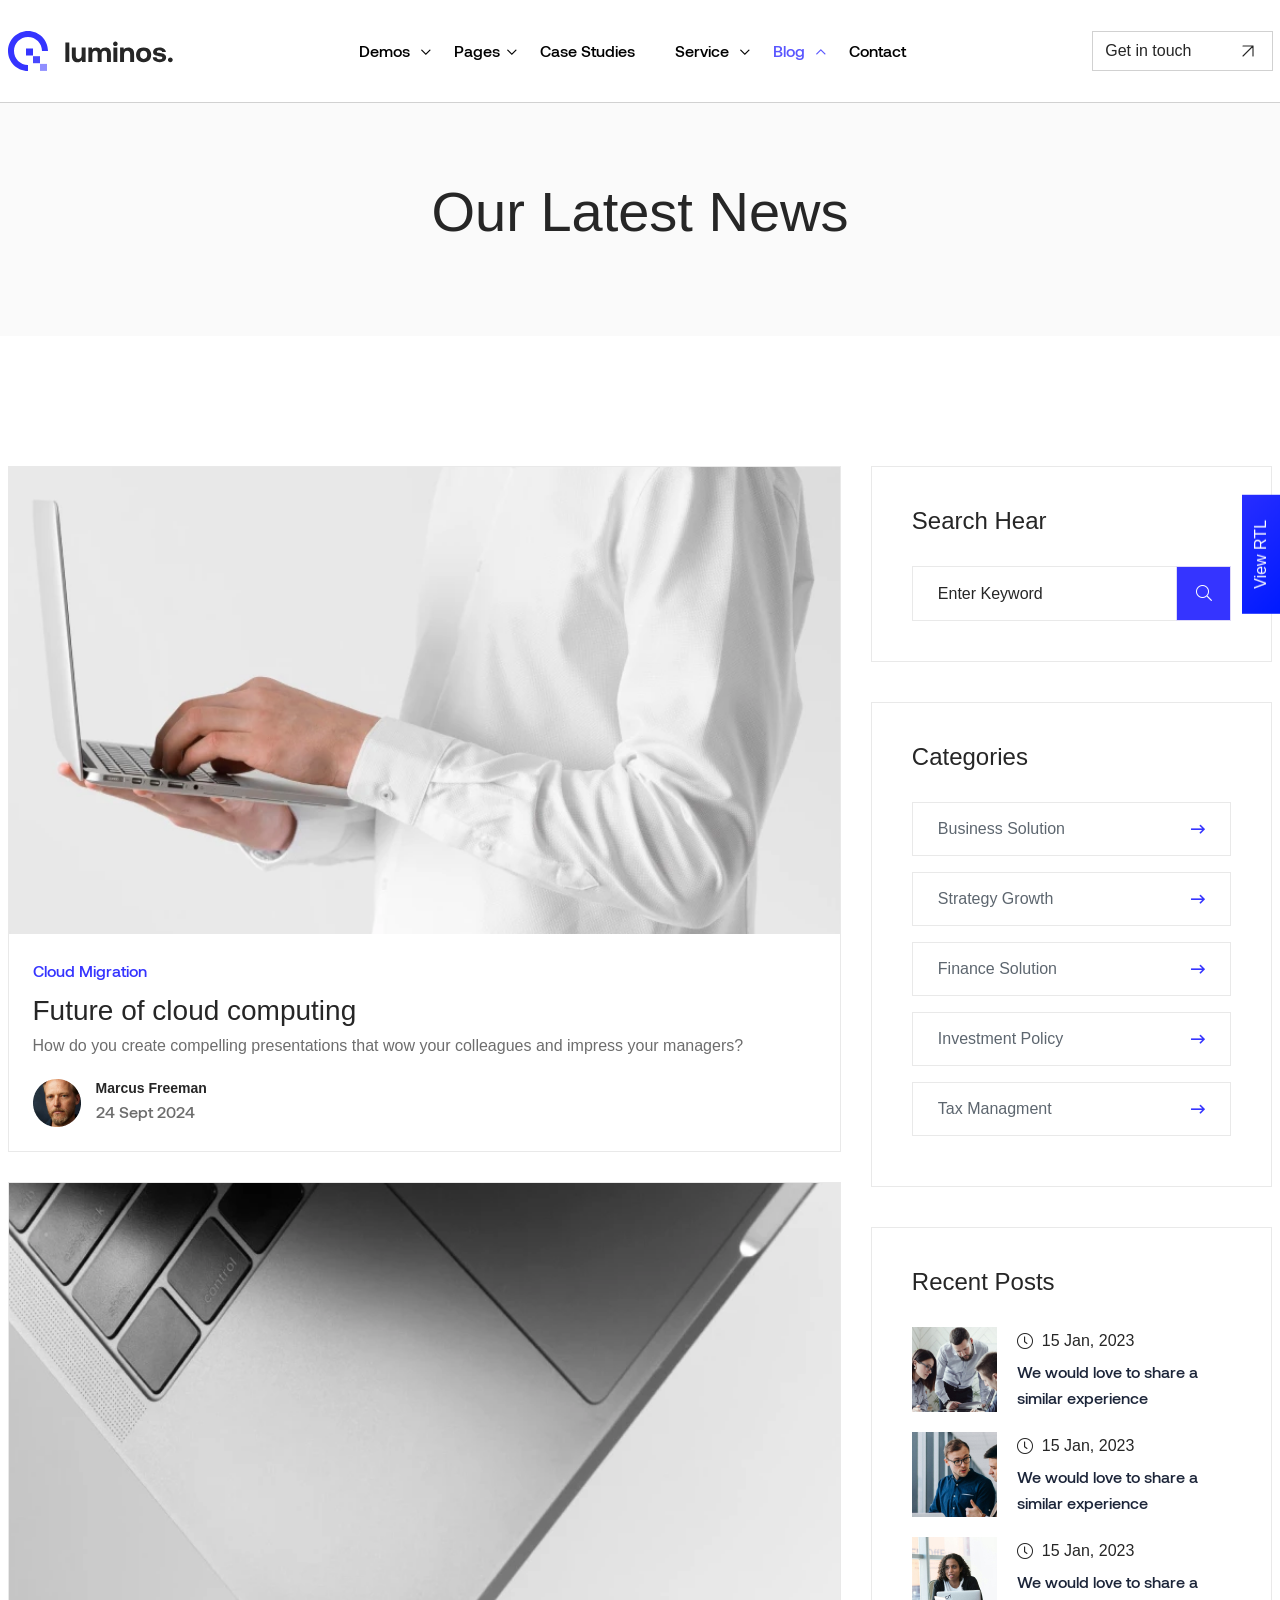
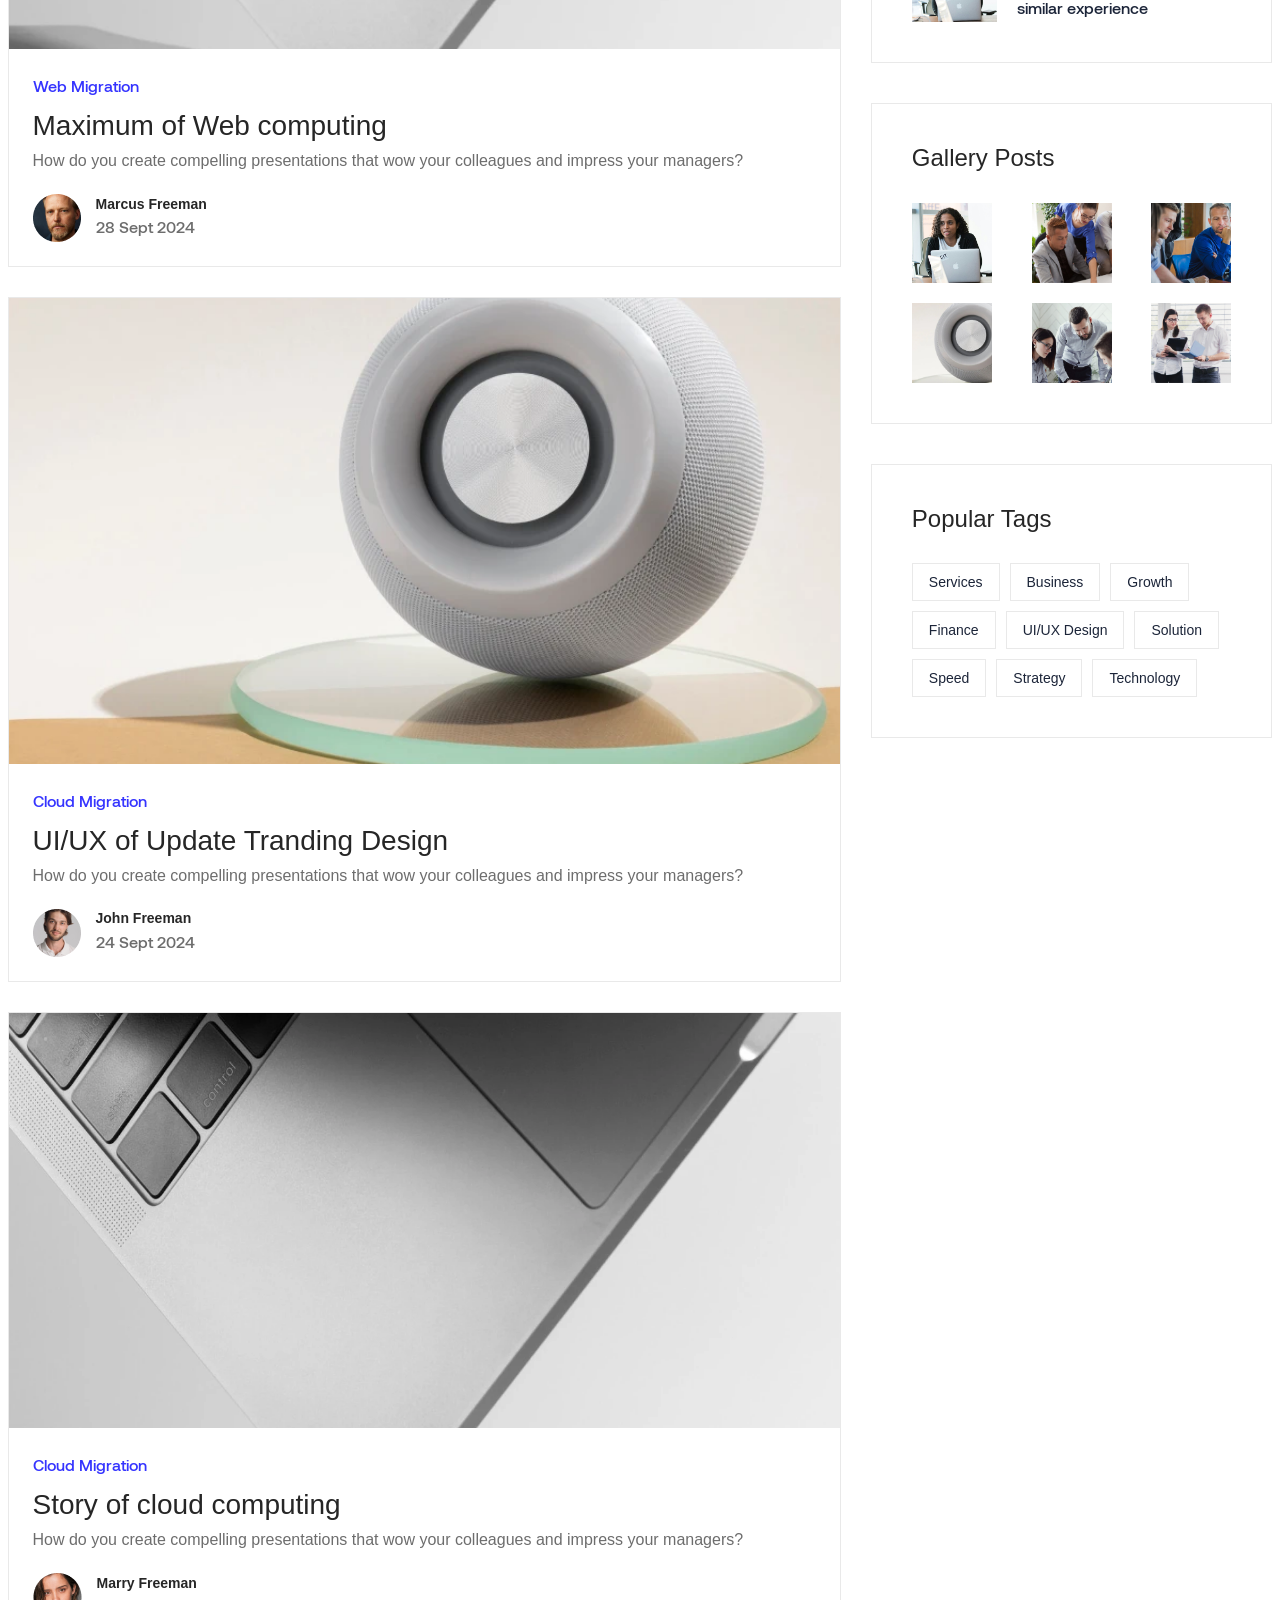
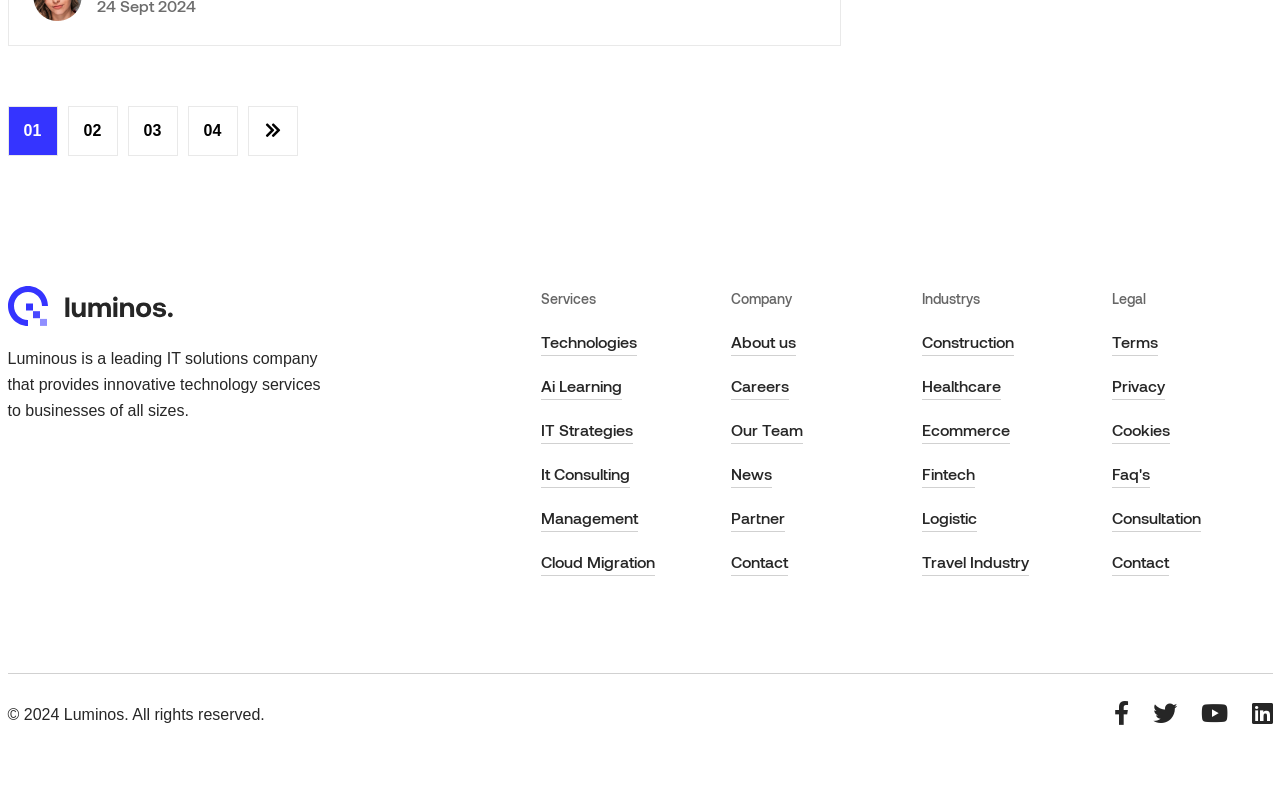
<file: luminos-html/blog-list.html>
<!DOCTYPE html>
<html lang="en">

<head>
    <meta charset="UTF-8">
    <meta name="viewport" content="width=device-width, initial-scale=1.0">
    <meta name="description" content="Luminos - IT solutions for a growing businesses.">
    <link rel="shortcut icon" type="image/x-icon" href="assets/images/fav.png">
    <title>Luminos - IT solutions for a growing businesses</title>
    <link rel="stylesheet preload" href="assets/css/vendor/bootstrap.min.css" as="style" media="print"
        onload="this.media='all'">
    <link rel="stylesheet preload" href="assets/css/plugins/fontawesome.css" as="style" media="print"
        onload="this.media='all'">
    <link rel="stylesheet preload" href="assets/css/plugins/magnifying-popup.css" as="style" media="print"
        onload="this.media='all'">
    <link rel="stylesheet preload" href="assets/css/plugins/swiper.css" as="style" media="print"
        onload="this.media='all'">
    <link rel="stylesheet preload" href="assets/css/plugins/metismenu.css" as="style" media="print"
        onload="this.media='all'">
    <link rel="stylesheet preload" href="assets/css/style.css" as="style">
</head>

<body class="blog-list-body">
    <header class="header-style-one border-bottm">
    <div class="container">
        <div class="row">
            <div class="col-lg-12">
                <div class="header-wrapper-1">
                    <a href="index.html" class="logo-area">
                        <img src="assets/images/logo/logo-1.svg" alt="logo">
                    </a>
                    <div class="nav-area">
    <nav>
        <ul>
            <li class="has-dropdown">
                <a class="nav-link" href="#">
                    Demos
                    <i class="fa-duotone fa-regular fa-chevron-down"></i>
                </a>
                <ul class="submenu parent-nav with-border">
                    <li><a href="index.html"><i class="fa-sharp fa-regular fa-chevron-right"></i>Home One</a></li>
                    <li><a href="index-two.html"><i class="fa-sharp fa-regular fa-chevron-right"></i> Home Two</a></li>
                    <li><a href="index-three.html"><i class="fa-sharp fa-regular fa-chevron-right"></i> Home Three</a>
                    </li>
                    <li><a href="index-four.html"><i class="fa-sharp fa-regular fa-chevron-right"></i> Home Four</a>
                    </li>
                    <li><a href="index-five.html"><i class="fa-sharp fa-regular fa-chevron-right"></i> Home Five</a>
                    </li>
                </ul>
            </li>
            <li class="has-dropdown position-static with-megamenu margin-single-0">
                <a class="nav-link" href="#">Pages<i class="fa-duotone fa-regular fa-chevron-down"></i></a>
                <div class="submenu">
                    <div class="container">
                        <div class="row">
                            <div class="col-lg-3">
                                <ul class="single-menu parent-nav">
                                    <li><a href="about.html"><i
                                                class="fa-sharp fa-regular fa-chevron-right"></i>About</a></li>
                                    <li><a href="service.html"><i
                                                class="fa-sharp fa-regular fa-chevron-right"></i>Services</a>
                                    </li>
                                    <li><a href="service-single.html"><i
                                                class="fa-sharp fa-regular fa-chevron-right"></i>Services
                                            Single</a></li>
                                    <li><a href="pricing.html"><i
                                                class="fa-sharp fa-regular fa-chevron-right"></i>Pricing Plan</a></li>
                                    <li><a href="case-studies.html"><i
                                                class="fa-sharp fa-regular fa-chevron-right"></i>Case
                                            Studies</a></li>
                                    <li><a href="privacy-policy.html"><i
                                                class="fa-sharp fa-regular fa-chevron-right"></i>Privacy
                                            Policy</a></li>
                                </ul>
                            </div>
                            <div class="col-lg-3">
                                <ul class="single-menu parent-nav">
                                    <li><a href="case-studies-single.html"><i
                                                class="fa-sharp fa-regular fa-chevron-right"></i>Case
                                            Studies Single</a></li>
                                    <li><a href="why-choose-us.html"><i
                                                class="fa-sharp fa-regular fa-chevron-right"></i>Why Choose
                                            Us</a></li>
                                    <li><a href="career.html"><i
                                                class="fa-sharp fa-regular fa-chevron-right"></i>Career</a></li>
                                    <li><a href="career-single.html"><i
                                                class="fa-sharp fa-regular fa-chevron-right"></i>Career
                                            Single</a></li>
                                    <li><a href="industry.html"><i
                                                class="fa-sharp fa-regular fa-chevron-right"></i>Industry</a>
                                    </li>
                                </ul>
                            </div>
                            <div class="col-lg-3">
                                <ul class="single-menu parent-nav">
                                    <li><a href="apply.html"><i
                                                class="fa-sharp fa-regular fa-chevron-right"></i>Apply</a></li>
                                    <li><a href="team.html"><i class="fa-sharp fa-regular fa-chevron-right"></i>Team</a>
                                    </li>
                                    <li><a href="team-single.html"><i
                                                class="fa-sharp fa-regular fa-chevron-right"></i>Team
                                            Single</a></li>
                                    <li><a href="faq.html"><i class="fa-sharp fa-regular fa-chevron-right"></i>Faq's</a>
                                    </li>
                                    <li><a href="coming-soon.html"><i
                                                class="fa-sharp fa-regular fa-chevron-right"></i>Coming
                                            Soon</a>
                                    </li>
                                </ul>
                            </div>
                            <div class="col-lg-3">
                                <ul class="single-menu parent-nav">
                                    <li><a href="partner.html"><i class="fa-sharp fa-regular fa-chevron-right"></i>Our
                                            Partner</a>
                                    </li>
                                    <li><a href="award.html"><i
                                                class="fa-sharp fa-regular fa-chevron-right"></i>Award</a></li>
                                    <li><a href="free-consultation.html"><i
                                                class="fa-sharp fa-regular fa-chevron-right"></i>Free
                                            Consultation</a></li>
                                    <li><a href="terms-of-use.html"><i
                                                class="fa-sharp fa-regular fa-chevron-right"></i>Terms Of
                                            Use</a></li>
                                    <li><a href="404.html"><i class="fa-sharp fa-regular fa-chevron-right"></i>Error</a>
                                    </li>
                                </ul>
                            </div>
                        </div>
                    </div>
                </div>
            </li>
            <li><a class="nav-link" href="case-studies.html">Case Studies</a></li>
            <li class="has-dropdown position-static with-megamenu">
                <a class="nav-link" href="service.html">Service <i
                        class="fa-duotone fa-regular fa-chevron-down"></i></a>
                <div class="submenu">
                    <div class="container">
                        <div class="row">
                            <div class="col-lg-3">
                                <ul class="single-menu parent-nav">
                                    <li>
                                        <a class="single-service-area-wrapper" href="service-single.html">
                                            <div class="icon">
                                                <img src="assets/images/service/icons/22.svg" alt="service">
                                            </div>
                                            <div class="info">
                                                <h4 class="title">Cloud Migration</h4>
                                                <p>Moving data to cloud infrastructure.</p>
                                            </div>
                                        </a>
                                    </li>
                                    <li>
                                        <a class="single-service-area-wrapper" href="it-strategies.html">
                                            <div class="icon">
                                                <img src="assets/images/service/icons/23.svg" alt="service">
                                            </div>
                                            <div class="info">
                                                <h4 class="title">IT Strategies</h4>
                                                <p>Alignment, Innovation Scalability.</p>
                                            </div>
                                        </a>
                                    </li>
                                    <li>
                                        <a class="single-service-area-wrapper" href="cyber-security-service.html">
                                            <div class="icon">
                                                <img src="assets/images/service/icons/24.svg" alt="service">
                                            </div>
                                            <div class="info">
                                                <h4 class="title">Cyber Security</h4>
                                                <p>Protecting data software and networks.</p>
                                            </div>
                                        </a>
                                    </li>
                                </ul>
                            </div>
                            <div class="col-lg-3">
                                <ul class="single-menu parent-nav">
                                    <li>
                                        <a class="single-service-area-wrapper" href="technologies-service.html">
                                            <div class="icon">
                                                <img src="assets/images/service/icons/25.svg" alt="service">
                                            </div>
                                            <div class="info">
                                                <h4 class="title">Technologies</h4>
                                                <p>Empowering, innovative, transformative.</p>
                                            </div>
                                        </a>
                                    </li>
                                    <li>
                                        <a class="single-service-area-wrapper" href="it-consulting-service.html">
                                            <div class="icon">
                                                <img src="assets/images/service/icons/26.svg" alt="service">
                                            </div>
                                            <div class="info">
                                                <h4 class="title">IT Consulting Service</h4>
                                                <p>Expertise-driven technology problem-solving.</p>
                                            </div>
                                        </a>
                                    </li>
                                    <li>
                                        <a class="single-service-area-wrapper" href="development-service.html">
                                            <div class="icon">
                                                <img src="assets/images/service/icons/27.svg" alt="service">
                                            </div>
                                            <div class="info">
                                                <h4 class="title">Development</h4>
                                                <p>Creating innovative solutions through technology.</p>
                                            </div>
                                        </a>
                                    </li>
                                </ul>
                            </div>
                            <div class="col-lg-3">
                                <ul class="single-menu parent-nav">
                                    <li>
                                        <a class="single-service-area-wrapper" href="ai-learning-service.html">
                                            <div class="icon">
                                                <img src="assets/images/service/icons/28.svg" alt="service">
                                            </div>
                                            <div class="info">
                                                <h4 class="title">AI Learning</h4>
                                                <p>Empowering machines to mimic intelligence.</p>
                                            </div>
                                        </a>
                                    </li>
                                    <li>
                                        <a class="single-service-area-wrapper" href="management-service.html">
                                            <div class="icon">
                                                <img src="assets/images/service/icons/29.svg" alt="service">
                                            </div>
                                            <div class="info">
                                                <h4 class="title">Management</h4>
                                                <p>Organizing resources to achieve goals</p>
                                            </div>
                                        </a>
                                    </li>
                                    <li>
                                        <a class="single-service-area-wrapper" href="it-innovations.html">
                                            <div class="icon">
                                                <img src="assets/images/service/icons/30.svg" alt="service">
                                            </div>
                                            <div class="info">
                                                <h4 class="title">IT Innovations</h4>
                                                <p>Transforming ideas into digital solutions.</p>
                                            </div>
                                        </a>
                                    </li>
                                </ul>
                            </div>
                            <div class="col-lg-3">
                                <ul class="single-menu parent-nav industry-signle-menu">
                                    <li class="parent-top-industry">
                                        <p>Industries</p>
                                    </li>
                                    <li>
                                        <a class="industries" href="construction-industry.html">
                                            <img class="injectable" src="assets/images/icons/arrow-right.svg"
                                                alt="arrow">
                                            Constructions
                                        </a>
                                    </li>
                                    <li>
                                        <a class="industries" href="healthcare-industry.html">
                                            <img class="injectable" src="assets/images/icons/arrow-right.svg"
                                                alt="arrow">
                                            HealthCare
                                        </a>
                                    </li>
                                    <li>
                                        <a class="industries" href="ecommerce-industry.html">
                                            <img class="injectable" src="assets/images/icons/arrow-right.svg"
                                                alt="arrow">
                                            Retail & E-Commerce
                                        </a>
                                    </li>
                                    <li>
                                        <a class="industries" href="fintech-industry.html">
                                            <img class="injectable" src="assets/images/icons/arrow-right.svg"
                                                alt="arrow">
                                            Fintech
                                        </a>
                                    </li>
                                    <li>
                                        <a class="industries" href="logistic-industry.html">
                                            <img class="injectable" src="assets/images/icons/arrow-right.svg"
                                                alt="arrow">
                                            Logistics & Automotive
                                        </a>
                                    </li>
                                    <li>
                                        <a class="industries" href="travel-industry.html">
                                            <img class="injectable" src="assets/images/icons/arrow-right.svg"
                                                alt="arrow">
                                            Travel & Hospitality
                                        </a>
                                    </li>
                                </ul>
                            </div>
                        </div>
                    </div>
                </div>
            </li>

            <li class="has-dropdown ">
                <a class="nav-link" href="#">Blog <i class="fa-duotone fa-regular fa-chevron-down"></i></a>
                <ul class="submenu parent-nav with-border">
                    <li><a href="blog-list.html"><i class="fa-sharp fa-regular fa-chevron-right"></i>Blog List</a></li>
                    <li><a href="blog-grid.html"><i class="fa-sharp fa-regular fa-chevron-right"></i>Blog Grid</a>
                    </li>
                    <li><a href="blog-grid-two.html"><i class="fa-sharp fa-regular fa-chevron-right"></i>Blog Grid
                            Two</a>
                    </li>
                    <li><a href="blog-grid-four.html"><i class="fa-sharp fa-regular fa-chevron-right"></i>Blog Grid
                            Three</a>
                    </li>
                    <li><a href="blog-masonry.html"><i class="fa-sharp fa-regular fa-chevron-right"></i>Blog Masonry</a>
                    </li>
                    <li><a href="blog-details.html"><i class="fa-sharp fa-regular fa-chevron-right"></i>Blog Details</a>
                    </li>
                </ul>
            </li>
            <li><a class="nav-link" href="contact.html">Contact</a></li>
        </ul>
    </nav>
</div>
                    <div class="button-area-right-header">
                        <a href="contact.html" class="rts-btn btn-border">
                            Get in touch
                            <img class="injectable" src="assets/images/service/icons/13.svg" alt="arrow">
                        </a>
                        <div class="menu-btn-toggle">
                            <svg width="20" height="16" viewBox="0 0 20 16" fill="none"
                                xmlns="http://www.w3.org/2000/svg">
                                <rect y="14" width="20" height="2" fill="#1F1F25"></rect>
                                <rect y="7" width="20" height="2" fill="#1F1F25"></rect>
                                <rect width="20" height="2" fill="#1F1F25"></rect>
                            </svg>
                        </div>
                    </div>
                </div>
            </div>
        </div>
    </div>
</header>
<header class="header-style-one header--sticky">
    <div class="container">
        <div class="row">
            <div class="col-lg-12">
                <div class="header-wrapper-1">
                    <a href="index.html" class="logo-area">
                        <img src="assets/images/logo/logo-1.svg" alt="logo">
                    </a>
                    <div class="nav-area">
    <nav>
        <ul>
            <li class="has-dropdown">
                <a class="nav-link" href="#">
                    Demos
                    <i class="fa-duotone fa-regular fa-chevron-down"></i>
                </a>
                <ul class="submenu parent-nav with-border">
                    <li><a href="index.html"><i class="fa-sharp fa-regular fa-chevron-right"></i>Home One</a></li>
                    <li><a href="index-two.html"><i class="fa-sharp fa-regular fa-chevron-right"></i> Home Two</a></li>
                    <li><a href="index-three.html"><i class="fa-sharp fa-regular fa-chevron-right"></i> Home Three</a>
                    </li>
                    <li><a href="index-four.html"><i class="fa-sharp fa-regular fa-chevron-right"></i> Home Four</a>
                    </li>
                    <li><a href="index-five.html"><i class="fa-sharp fa-regular fa-chevron-right"></i> Home Five</a>
                    </li>
                </ul>
            </li>
            <li class="has-dropdown position-static with-megamenu margin-single-0">
                <a class="nav-link" href="#">Pages<i class="fa-duotone fa-regular fa-chevron-down"></i></a>
                <div class="submenu">
                    <div class="container">
                        <div class="row">
                            <div class="col-lg-3">
                                <ul class="single-menu parent-nav">
                                    <li><a href="about.html"><i
                                                class="fa-sharp fa-regular fa-chevron-right"></i>About</a></li>
                                    <li><a href="service.html"><i
                                                class="fa-sharp fa-regular fa-chevron-right"></i>Services</a>
                                    </li>
                                    <li><a href="service-single.html"><i
                                                class="fa-sharp fa-regular fa-chevron-right"></i>Services
                                            Single</a></li>
                                    <li><a href="pricing.html"><i
                                                class="fa-sharp fa-regular fa-chevron-right"></i>Pricing Plan</a></li>
                                    <li><a href="case-studies.html"><i
                                                class="fa-sharp fa-regular fa-chevron-right"></i>Case
                                            Studies</a></li>
                                    <li><a href="privacy-policy.html"><i
                                                class="fa-sharp fa-regular fa-chevron-right"></i>Privacy
                                            Policy</a></li>
                                </ul>
                            </div>
                            <div class="col-lg-3">
                                <ul class="single-menu parent-nav">
                                    <li><a href="case-studies-single.html"><i
                                                class="fa-sharp fa-regular fa-chevron-right"></i>Case
                                            Studies Single</a></li>
                                    <li><a href="why-choose-us.html"><i
                                                class="fa-sharp fa-regular fa-chevron-right"></i>Why Choose
                                            Us</a></li>
                                    <li><a href="career.html"><i
                                                class="fa-sharp fa-regular fa-chevron-right"></i>Career</a></li>
                                    <li><a href="career-single.html"><i
                                                class="fa-sharp fa-regular fa-chevron-right"></i>Career
                                            Single</a></li>
                                    <li><a href="industry.html"><i
                                                class="fa-sharp fa-regular fa-chevron-right"></i>Industry</a>
                                    </li>
                                </ul>
                            </div>
                            <div class="col-lg-3">
                                <ul class="single-menu parent-nav">
                                    <li><a href="apply.html"><i
                                                class="fa-sharp fa-regular fa-chevron-right"></i>Apply</a></li>
                                    <li><a href="team.html"><i class="fa-sharp fa-regular fa-chevron-right"></i>Team</a>
                                    </li>
                                    <li><a href="team-single.html"><i
                                                class="fa-sharp fa-regular fa-chevron-right"></i>Team
                                            Single</a></li>
                                    <li><a href="faq.html"><i class="fa-sharp fa-regular fa-chevron-right"></i>Faq's</a>
                                    </li>
                                    <li><a href="coming-soon.html"><i
                                                class="fa-sharp fa-regular fa-chevron-right"></i>Coming
                                            Soon</a>
                                    </li>
                                </ul>
                            </div>
                            <div class="col-lg-3">
                                <ul class="single-menu parent-nav">
                                    <li><a href="partner.html"><i class="fa-sharp fa-regular fa-chevron-right"></i>Our
                                            Partner</a>
                                    </li>
                                    <li><a href="award.html"><i
                                                class="fa-sharp fa-regular fa-chevron-right"></i>Award</a></li>
                                    <li><a href="free-consultation.html"><i
                                                class="fa-sharp fa-regular fa-chevron-right"></i>Free
                                            Consultation</a></li>
                                    <li><a href="terms-of-use.html"><i
                                                class="fa-sharp fa-regular fa-chevron-right"></i>Terms Of
                                            Use</a></li>
                                    <li><a href="404.html"><i class="fa-sharp fa-regular fa-chevron-right"></i>Error</a>
                                    </li>
                                </ul>
                            </div>
                        </div>
                    </div>
                </div>
            </li>
            <li><a class="nav-link" href="case-studies.html">Case Studies</a></li>
            <li class="has-dropdown position-static with-megamenu">
                <a class="nav-link" href="service.html">Service <i
                        class="fa-duotone fa-regular fa-chevron-down"></i></a>
                <div class="submenu">
                    <div class="container">
                        <div class="row">
                            <div class="col-lg-3">
                                <ul class="single-menu parent-nav">
                                    <li>
                                        <a class="single-service-area-wrapper" href="service-single.html">
                                            <div class="icon">
                                                <img src="assets/images/service/icons/22.svg" alt="service">
                                            </div>
                                            <div class="info">
                                                <h4 class="title">Cloud Migration</h4>
                                                <p>Moving data to cloud infrastructure.</p>
                                            </div>
                                        </a>
                                    </li>
                                    <li>
                                        <a class="single-service-area-wrapper" href="it-strategies.html">
                                            <div class="icon">
                                                <img src="assets/images/service/icons/23.svg" alt="service">
                                            </div>
                                            <div class="info">
                                                <h4 class="title">IT Strategies</h4>
                                                <p>Alignment, Innovation Scalability.</p>
                                            </div>
                                        </a>
                                    </li>
                                    <li>
                                        <a class="single-service-area-wrapper" href="cyber-security-service.html">
                                            <div class="icon">
                                                <img src="assets/images/service/icons/24.svg" alt="service">
                                            </div>
                                            <div class="info">
                                                <h4 class="title">Cyber Security</h4>
                                                <p>Protecting data software and networks.</p>
                                            </div>
                                        </a>
                                    </li>
                                </ul>
                            </div>
                            <div class="col-lg-3">
                                <ul class="single-menu parent-nav">
                                    <li>
                                        <a class="single-service-area-wrapper" href="technologies-service.html">
                                            <div class="icon">
                                                <img src="assets/images/service/icons/25.svg" alt="service">
                                            </div>
                                            <div class="info">
                                                <h4 class="title">Technologies</h4>
                                                <p>Empowering, innovative, transformative.</p>
                                            </div>
                                        </a>
                                    </li>
                                    <li>
                                        <a class="single-service-area-wrapper" href="it-consulting-service.html">
                                            <div class="icon">
                                                <img src="assets/images/service/icons/26.svg" alt="service">
                                            </div>
                                            <div class="info">
                                                <h4 class="title">IT Consulting Service</h4>
                                                <p>Expertise-driven technology problem-solving.</p>
                                            </div>
                                        </a>
                                    </li>
                                    <li>
                                        <a class="single-service-area-wrapper" href="development-service.html">
                                            <div class="icon">
                                                <img src="assets/images/service/icons/27.svg" alt="service">
                                            </div>
                                            <div class="info">
                                                <h4 class="title">Development</h4>
                                                <p>Creating innovative solutions through technology.</p>
                                            </div>
                                        </a>
                                    </li>
                                </ul>
                            </div>
                            <div class="col-lg-3">
                                <ul class="single-menu parent-nav">
                                    <li>
                                        <a class="single-service-area-wrapper" href="ai-learning-service.html">
                                            <div class="icon">
                                                <img src="assets/images/service/icons/28.svg" alt="service">
                                            </div>
                                            <div class="info">
                                                <h4 class="title">AI Learning</h4>
                                                <p>Empowering machines to mimic intelligence.</p>
                                            </div>
                                        </a>
                                    </li>
                                    <li>
                                        <a class="single-service-area-wrapper" href="management-service.html">
                                            <div class="icon">
                                                <img src="assets/images/service/icons/29.svg" alt="service">
                                            </div>
                                            <div class="info">
                                                <h4 class="title">Management</h4>
                                                <p>Organizing resources to achieve goals</p>
                                            </div>
                                        </a>
                                    </li>
                                    <li>
                                        <a class="single-service-area-wrapper" href="it-innovations.html">
                                            <div class="icon">
                                                <img src="assets/images/service/icons/30.svg" alt="service">
                                            </div>
                                            <div class="info">
                                                <h4 class="title">IT Innovations</h4>
                                                <p>Transforming ideas into digital solutions.</p>
                                            </div>
                                        </a>
                                    </li>
                                </ul>
                            </div>
                            <div class="col-lg-3">
                                <ul class="single-menu parent-nav industry-signle-menu">
                                    <li class="parent-top-industry">
                                        <p>Industries</p>
                                    </li>
                                    <li>
                                        <a class="industries" href="construction-industry.html">
                                            <img class="injectable" src="assets/images/icons/arrow-right.svg"
                                                alt="arrow">
                                            Constructions
                                        </a>
                                    </li>
                                    <li>
                                        <a class="industries" href="healthcare-industry.html">
                                            <img class="injectable" src="assets/images/icons/arrow-right.svg"
                                                alt="arrow">
                                            HealthCare
                                        </a>
                                    </li>
                                    <li>
                                        <a class="industries" href="ecommerce-industry.html">
                                            <img class="injectable" src="assets/images/icons/arrow-right.svg"
                                                alt="arrow">
                                            Retail & E-Commerce
                                        </a>
                                    </li>
                                    <li>
                                        <a class="industries" href="fintech-industry.html">
                                            <img class="injectable" src="assets/images/icons/arrow-right.svg"
                                                alt="arrow">
                                            Fintech
                                        </a>
                                    </li>
                                    <li>
                                        <a class="industries" href="logistic-industry.html">
                                            <img class="injectable" src="assets/images/icons/arrow-right.svg"
                                                alt="arrow">
                                            Logistics & Automotive
                                        </a>
                                    </li>
                                    <li>
                                        <a class="industries" href="travel-industry.html">
                                            <img class="injectable" src="assets/images/icons/arrow-right.svg"
                                                alt="arrow">
                                            Travel & Hospitality
                                        </a>
                                    </li>
                                </ul>
                            </div>
                        </div>
                    </div>
                </div>
            </li>

            <li class="has-dropdown ">
                <a class="nav-link" href="#">Blog <i class="fa-duotone fa-regular fa-chevron-down"></i></a>
                <ul class="submenu parent-nav with-border">
                    <li><a href="blog-list.html"><i class="fa-sharp fa-regular fa-chevron-right"></i>Blog List</a></li>
                    <li><a href="blog-grid.html"><i class="fa-sharp fa-regular fa-chevron-right"></i>Blog Grid</a>
                    </li>
                    <li><a href="blog-grid-two.html"><i class="fa-sharp fa-regular fa-chevron-right"></i>Blog Grid
                            Two</a>
                    </li>
                    <li><a href="blog-grid-four.html"><i class="fa-sharp fa-regular fa-chevron-right"></i>Blog Grid
                            Three</a>
                    </li>
                    <li><a href="blog-masonry.html"><i class="fa-sharp fa-regular fa-chevron-right"></i>Blog Masonry</a>
                    </li>
                    <li><a href="blog-details.html"><i class="fa-sharp fa-regular fa-chevron-right"></i>Blog Details</a>
                    </li>
                </ul>
            </li>
            <li><a class="nav-link" href="contact.html">Contact</a></li>
        </ul>
    </nav>
</div>
                    <div class="button-area-right-header">
                        <a href="contact.html" class="rts-btn btn-border">
                            Get in touch
                            <img class="injectable" src="assets/images/service/icons/13.svg" alt="arrow">
                        </a>
                        <div class="menu-btn-toggle">
                            <svg width="20" height="16" viewBox="0 0 20 16" fill="none"
                                xmlns="http://www.w3.org/2000/svg">
                                <rect y="14" width="20" height="2" fill="#1F1F25"></rect>
                                <rect y="7" width="20" height="2" fill="#1F1F25"></rect>
                                <rect width="20" height="2" fill="#1F1F25"></rect>
                            </svg>
                        </div>
                    </div>
                </div>
            </div>
        </div>
    </div>
</header>

    <div class="career-single-banner-area ptb--70 blog-page">
        <div class="container">
            <div class="row">
                <div class="col-lg-12">
                    <div class="career-page-single-banner blog-page">
                        <h1 class="title">Our Latest News</h1>
                    </div>
                </div>
            </div>
        </div>
    </div>


    <div class="rts-blog-list-area rts-section-gapTop">
        <div class="container">
            <div class="row g-5">
                <!-- rts blo post area -->
                <div class="col-xl-8 col-md-12 col-sm-12 col-12">
                    <div class="single-blog-area-start border-none mb--30">
                        <a href="blog-details.html" class="thumbnail">
                            <img src="assets/images/blog/01.webp" alt="blog_iamge">
                        </a>
                        <div class="inner-content-area">
                            <div class="top-area">
                                <span>Cloud Migration</span>
                                <a href="blog-details.html">
                                    <h3 class="title animated fadeIn">Future of cloud computing</h3>
                                </a>
                                <p class="disc">
                                    How do you create compelling presentations that wow your colleagues and impress your
                                    managers?
                                </p>
                                <div class="bottom-author-area">
                                    <img src="assets/images/testimonials/01.png" alt="author">
                                    <div class="author-area-info">
                                        <h6 class="title">Marcus Freeman</h6>
                                        <span>24 Sept 2024</span>
                                    </div>
                                </div>
                            </div>
                        </div>
                    </div>
                    <div class="single-blog-area-start border-none mb--30">
                        <a href="blog-details.html" class="thumbnail">
                            <img src="assets/images/blog/02.webp" alt="blog_iamge">
                        </a>
                        <div class="inner-content-area">
                            <div class="top-area">
                                <span>Web Migration</span>
                                <a href="blog-details.html">
                                    <h3 class="title animated fadeIn">Maximum of Web computing</h3>
                                </a>
                                <p class="disc">
                                    How do you create compelling presentations that wow your colleagues and impress your
                                    managers?
                                </p>
                                <div class="bottom-author-area">
                                    <img src="assets/images/testimonials/01.png" alt="author">
                                    <div class="author-area-info">
                                        <h6 class="title">Marcus Freeman</h6>
                                        <span>28 Sept 2024</span>
                                    </div>
                                </div>
                            </div>
                        </div>
                    </div>
                    <div class="single-blog-area-start border-none mb--30">
                        <a href="blog-details.html" class="thumbnail">
                            <img src="assets/images/blog/03.webp" alt="blog_iamge">
                        </a>
                        <div class="inner-content-area">
                            <div class="top-area">
                                <span>Cloud Migration</span>
                                <a href="blog-details.html">
                                    <h3 class="title animated fadeIn">UI/UX of Update Tranding Design</h3>
                                </a>
                                <p class="disc">
                                    How do you create compelling presentations that wow your colleagues and impress your
                                    managers?
                                </p>
                                <div class="bottom-author-area">
                                    <img src="assets/images/testimonials/07.png" alt="author">
                                    <div class="author-area-info">
                                        <h6 class="title">John Freeman</h6>
                                        <span>24 Sept 2024</span>
                                    </div>
                                </div>
                            </div>
                        </div>
                    </div>
                    <div class="single-blog-area-start border-none mb--30">
                        <a href="blog-details.html" class="thumbnail">
                            <img src="assets/images/blog/05.webp" alt="blog_iamge">
                        </a>
                        <div class="inner-content-area">
                            <div class="top-area">
                                <span>Cloud Migration</span>
                                <a href="blog-details.html">
                                    <h3 class="title animated fadeIn">Story of cloud computing</h3>
                                </a>
                                <p class="disc">
                                    How do you create compelling presentations that wow your colleagues and impress your
                                    managers?
                                </p>
                                <div class="bottom-author-area">
                                    <img src="assets/images/testimonials/02.png" alt="author">
                                    <div class="author-area-info">
                                        <h6 class="title">Marry Freeman</h6>
                                        <span>24 Sept 2024</span>
                                    </div>
                                </div>
                            </div>
                        </div>
                    </div>
                </div>
                <!-- rts-blog post end area -->
                <!--rts blog wizered area -->
                <div class="col-xl-4 col-md-12 col-sm-12 col-12 pl-b-list-controler">
                    <!-- single wizered start -->
                    <div class="rts-single-wized search">
                        <div class="wized-header">
                            <h5 class="title">
                                Search Hear
                            </h5>
                        </div>
                        <div class="wized-body">
                            <div class="rts-search-wrapper">
                                <input class="Search" type="text" placeholder="Enter Keyword">
                                <button><i class="fal fa-search"></i></button>
                            </div>
                        </div>
                    </div>
                    <!-- single wizered End -->
                    <!-- single wizered start -->
                    <div class="rts-single-wized Categories">
                        <div class="wized-header">
                            <h5 class="title">
                                Categories
                            </h5>
                        </div>
                        <div class="wized-body">
                            <!-- single categoris -->
                            <ul class="single-categories">
                                <li><a href="blog-details.html">Business Solution <i
                                            class="far fa-long-arrow-right"></i></a></li>
                            </ul>
                            <!-- single categoris End -->
                            <!-- single categoris -->
                            <ul class="single-categories">
                                <li><a href="blog-details.html">Strategy Growth<i
                                            class="far fa-long-arrow-right"></i></a></li>
                            </ul>
                            <!-- single categoris End -->
                            <!-- single categoris -->
                            <ul class="single-categories">
                                <li><a href="blog-details.html">Finance Solution<i
                                            class="far fa-long-arrow-right"></i></a></li>
                            </ul>
                            <!-- single categoris End -->
                            <!-- single categoris -->
                            <ul class="single-categories">
                                <li><a href="blog-details.html">Investment Policy<i
                                            class="far fa-long-arrow-right"></i></a></li>
                            </ul>
                            <!-- single categoris End -->
                            <!-- single categoris -->
                            <ul class="single-categories">
                                <li><a href="blog-details.html">Tax Managment<i class="far fa-long-arrow-right"></i></a>
                                </li>
                            </ul>
                            <!-- single categoris End -->
                        </div>
                    </div>
                    <!-- single wizered End -->
                    <!-- single wizered start -->
                    <div class="rts-single-wized Recent-post">
                        <div class="wized-header">
                            <h5 class="title">
                                Recent Posts
                            </h5>
                        </div>
                        <div class="wized-body">
                            <!-- recent-post -->
                            <div class="recent-post-single">
                                <div class="thumbnail">
                                    <a href="blog-details.html"><img src="assets/images/blog/sm/01.jpg"
                                            alt="Blog_post"></a>
                                </div>
                                <div class="content-area">
                                    <div class="user">
                                        <i class="fal fa-clock"></i>
                                        <span>15 Jan, 2023</span>
                                    </div>
                                    <a class="post-title" href="blog-details.html">
                                        <h6 class="title">We would love to share a similar experience</h6>
                                    </a>
                                </div>
                            </div>
                            <!-- recent-post End -->
                            <!-- recent-post -->
                            <div class="recent-post-single">
                                <div class="thumbnail">
                                    <a href="blog-details.html"><img src="assets/images/blog/sm/02.jpg"
                                            alt="Blog_post"></a>
                                </div>
                                <div class="content-area">
                                    <div class="user">
                                        <i class="fal fa-clock"></i>
                                        <span>15 Jan, 2023</span>
                                    </div>
                                    <a class="post-title" href="blog-details.html">
                                        <h6 class="title">We would love to share a similar experience</h6>
                                    </a>
                                </div>
                            </div>
                            <!-- recent-post End -->
                            <!-- recent-post -->
                            <div class="recent-post-single">
                                <div class="thumbnail">
                                    <a href="blog-details.html"><img src="assets/images/blog/sm/03.jpg"
                                            alt="Blog_post"></a>
                                </div>
                                <div class="content-area">
                                    <div class="user">
                                        <i class="fal fa-clock"></i>
                                        <span>15 Jan, 2023</span>
                                    </div>
                                    <a class="post-title" href="blog-details.html">
                                        <h6 class="title">We would love to share a similar experience</h6>
                                    </a>
                                </div>
                            </div>
                            <!-- recent-post End -->
                        </div>
                    </div>
                    <!-- single wizered End -->
                    <!-- single wizered start -->
                    <div class="rts-single-wized Recent-post">
                        <div class="wized-header">
                            <h5 class="title">
                                Gallery Posts
                            </h5>
                        </div>
                        <div class="wized-body">
                            <div class="gallery-inner">
                                <div class="row-1 single-row">
                                    <a href="blog-details.html"><img src="assets/images/blog/sm/04.jpg"
                                            alt="Gallery"></a>
                                    <a href="blog-details.html"><img src="assets/images/blog/sm/05.jpg"
                                            alt="Gallery"></a>
                                    <a href="blog-details.html"><img src="assets/images/blog/sm/06.jpg"
                                            alt="Gallery"></a>
                                </div>
                                <div class="row-2 single-row">
                                    <a href="blog-details.html"><img src="assets/images/blog/sm/07.jpg"
                                            alt="Gallery"></a>
                                    <a href="blog-details.html"><img src="assets/images/blog/sm/08.jpg"
                                            alt="Gallery"></a>
                                    <a href="blog-details.html"><img src="assets/images/blog/sm/09.jpg"
                                            alt="Gallery"></a>
                                </div>
                            </div>
                        </div>
                    </div>
                    <!-- single wizered End -->
                    <!-- single wizered start -->
                    <div class="rts-single-wized">
                        <div class="wized-header">
                            <h5 class="title">
                                Popular Tags
                            </h5>
                        </div>
                        <div class="wized-body">
                            <div class="tags-wrapper">
                                <a href="blog-details.html">Services</a>
                                <a href="blog-details.html">Business</a>
                                <a href="blog-details.html">Growth</a>
                                <a href="blog-details.html">Finance</a>
                                <a href="blog-details.html">UI/UX Design</a>
                                <a href="blog-details.html">Solution</a>
                                <a href="blog-details.html">Speed</a>
                                <a href="blog-details.html">Strategy</a>
                                <a href="blog-details.html">Technology</a>
                            </div>
                        </div>
                    </div>
                    <!-- single wizered End -->
                </div>
                <!-- rts- blog wizered end area -->
            </div>
            <div class="row mt--30">
                <div class="col-lg-12">
                    <div class="pagination-one">
                        <ul>
                            <li><button class="active">01</button></li>
                            <li><button>02</button></li>
                            <li><button>03</button></li>
                            <li><button>04</button></li>
                            <li><button class="next-page"><i class="fa-solid fa-chevrons-right"></i></button></li>
                        </ul>
                    </div>
                </div>
            </div>
        </div>
    </div>











    <!-- rts footer area start -->
<div class="rts-footer-area rts-section-gapTop pb--80">
    <div class="container">
        <div class="row">
            <div class="col-lg-5 col-md-12">
                <div class="logo-area">
                    <a href="index.html" class="logo">
                        <img src="assets/images/logo/logo-1.svg" alt="logo">
                    </a>
                    <p class="disc">
                        Luminous is a leading IT solutions company that provides innovative technology services to
                        businesses of all sizes.
                    </p>
                </div>

            </div>
            <div class="col-lg-7">
                <div class="row g-5">
                    <div class="col-lg-3 col-md-6 col-sm-6 col-12">
                        <div class="single-nav-area-footer">
                            <p class="parent">Services</p>
                            <ul>
                                <li><a href="technologies-service.html">Technologies</a></li>
                                <li><a href="ai-learning-service.html">Ai Learning</a></li>
                                <li><a href="it-strategies.html">IT Strategies</a></li>
                                <li><a href="it-consulting-service.html">It Consulting</a></li>
                                <li><a href="management-service.html">Management</a></li>
                                <li><a href="service-single.html">Cloud Migration</a></li>
                            </ul>
                        </div>
                    </div>
                    <div class="col-lg-3 col-md-6 col-sm-6 col-12">
                        <div class="single-nav-area-footer">
                            <p class="parent">Company</p>
                            <ul>
                                <li><a href="about.html">About us</a></li>
                                <li><a href="career.html">Careers</a></li>
                                <li><a href="team.html">Our Team</a></li>
                                <li><a href="blog-grid.html">News</a></li>
                                <li><a href="partner.html">Partner</a></li>
                                <li><a href="contact.html">Contact</a></li>
                            </ul>
                        </div>
                    </div>
                    <div class="col-lg-3 col-md-6 col-sm-6 col-12">
                        <div class="single-nav-area-footer">
                            <p class="parent">Industrys</p>
                            <ul>
                                <li><a href="construction-industry.html">Construction</a></li>
                                <li><a href="healthcare-industry.html">Healthcare</a></li>
                                <li><a href="ecommerce-industry.html">Ecommerce</a></li>
                                <li><a href="fintech-industry.html">Fintech</a></li>
                                <li><a href="logistic-industry.html">Logistic</a></li>
                                <li><a href="travel-industry.html">Travel Industry</a></li>
                            </ul>
                        </div>
                    </div>
                    <div class="col-lg-3 col-md-6 col-sm-6 col-12">
                        <div class="single-nav-area-footer">
                            <p class="parent">Legal</p>
                            <ul>
                                <li><a href="terms-of-use.html">Terms</a></li>
                                <li><a href="privacy-policy.html">Privacy</a></li>
                                <li><a href="cookies-policy.html">Cookies</a></li>
                                <li><a href="faq.html">Faq's</a></li>
                                <li><a href="free-consultation.html">Consultation</a></li>
                                <li><a href="contact.html">Contact</a></li>
                            </ul>
                        </div>
                    </div>
                </div>
            </div>
        </div>
    </div>
</div>
<!-- rts footer area end -->

<!-- rts copyright area start -->
<div class="rts-copyright-area-one">
    <div class="container">
        <div class="row">
            <div class="col-lg-12">
                <div class="copyright-wrapper">
                    <p>© 2024 Luminos. All rights reserved.</p>
                    <div class="social-copyright-area">
                        <ul>
                            <li aria-label="Visit our Facebook page"><a href="#"><i
                                        class="fa-brands fa-facebook-f"></i></a></li>
                            <li aria-label="Visit our Twitter page"><a href="#"><i class="fa-brands fa-twitter"></i></a>
                            </li>
                            <li aria-label="Visit our Youtube page"><a href="#"><i class="fa-brands fa-youtube"></i></a>
                            </li>
                            <li aria-label="Visit our Linkedin page"><a href="#"><i
                                        class="fa-brands fa-linkedin"></i></a></li>
                        </ul>
                    </div>
                </div>
            </div>
        </div>
    </div>
</div>
<!-- rts copyright area end -->
    <!-- pre loader area start -->
<div class="loader-wrapper">
    <div class="loader">
    </div>
    <div class="loader-section section-left"></div>
    <div class="loader-section section-right"></div>
</div>

<!-- rtl btn area start -->
<div class="rtl-ltr-switcher-btn">
    <span class="rtl show">View RTL</span>
    <span class="ltr">View LTR</span>
</div>
<!-- rtl btn area end -->

<div id="side-bar" class="side-bar header-two" dir="ltr">
    <button class="close-icon-menu" aria-label="footer_Button"><i class="far fa-times"></i></button>
    <div class="mobile-menu-main">
        <nav class="nav-main mainmenu-nav mt--30">
            <ul class="mainmenu metismenu" id="mobile-menu-active">
                <li class="has-droupdown">
                    <a href="#" class="main">Home</a>
                    <ul class="submenu mm-collapse">
                        <li><a href="index.html">Home One</a></li>
                        <li><a href="index-two.html">Home Two</a></li>
                        <li><a href="index-three.html">Home Three</a></li>
                        <li><a href="index-four.html">Home Four</a></li>
                        <li><a href="index-five.html">Home Five</a></li>
                    </ul>
                </li>
                <li class="has-droupdown">
                    <a href="#" class="main">Pages</a>
                    <ul class="submenu mm-collapse">
                        <li><a href="about.html">About</a></li>
                        <li><a href="service.html">Services</a></li>
                        <li><a href="service-single.html">Services Single</a></li>
                        <li><a href="case-studies.html">Case Studies</a></li>
                        <li><a href="privacy-policy.html">Privacy Policy</a></li>
                        <li><a href="case-studies-single.html">Case Studies Single</a></li>
                        <li><a href="why-choose-us.html">Why Choose Us</a></li>
                        <li><a href="career.html">Career</a></li>
                        <li><a href="career-single.html">Career Single</a></li>
                        <li><a href="industry.html">Industry</a></li>
                        <li><a href="apply.html">Apply</a></li>
                        <li><a href="team.html">Team</a></li>
                        <li><a href="team-single.html">Team Single</a></li>
                        <li><a href="faq.html">Faq's</a></li>
                        <li><a href="coming-soon.html">Coming Soon</a></li>
                        <li><a href="partner.html">Our Partner</a></li>
                        <li><a href="award.html">Award</a></li>
                        <li><a href="free-consultation.html">Free Consultation</a></li>
                        <li><a href="terms-of-use.html">Terms Of Use</a></li>
                        <li><a href="404.html">Error</a></li>
                    </ul>
                </li>
                <li>
                    <a href="case-studies.html" class="main">Case Studies</a>
                </li>
                <li class="has-droupdown">
                    <a href="#" class="main">Services</a>
                    <ul class="submenu mm-collapse">
                        <li><a href="service.html">Service</a></li>
                        <li><a href="service-single.html">Cloud Migration</a></li>
                        <li><a href="it-strategies.html">IT Strategies</a></li>
                        <li><a href="cyber-security-service.html">Cyber Security</a></li>
                        <li><a href="technologies-service.html">Technologies</a></li>
                        <li><a href="it-consulting-service.html">IT Consulting</a></li>
                        <li><a href="development-service.html">Development</a></li>
                        <li><a href="ai-learning-service.html">AI Learning</a></li>
                        <li><a href="management-service.html">Management Service</a></li>
                        <li><a href="it-innovations.html">IT Innovations</a></li>
                    </ul>
                </li>
                <li class="has-droupdown">
                    <a href="#" class="main">Blog</a>
                    <ul class="submenu mm-collapse">
                        <li><a href="blog-list.html">Blog List</a></li>
                        <li><a href="blog-grid.html">Blog Grid</a></li>
                        <li><a href="blog-grid-two.html">Blog Grid Two</a></li>
                        <li><a href="blog-grid-four.html">Blog Grid Three</a></li>
                        <li><a href="blog-masonry.html">Blog Masonry</a></li>
                        <li><a href="blog-details.html">Blog Details</a></li>
                    </ul>
                </li>
                <li>
                    <a href="contact.html" class="main">Contact</a>
                </li>
            </ul>
        </nav>


        <div class="rts-social-border-area right-sidebar mt--80">
            <ul>
                <li><a href="#" aria-label="social link" data-description="social"><i
                            class="fa-brands fa-facebook-f"></i></a></li>
                <li><a href="#" aria-label="social link" data-description="social"><i
                            class="fa-brands fa-twitter"></i></a></li>
                <li><a href="#" aria-label="social link" data-description="social"><i
                            class="fa-brands fa-linkedin-in"></i></a></li>
                <li><a href="#" aria-label="social link" data-description="social"><i
                            class="fa-brands fa-pinterest"></i></a></li>
                <li><a href="#" aria-label="social link" data-description="social"><i
                            class="fa-brands fa-youtube"></i></a></li>
            </ul>
        </div>
    </div>
    <!-- mobile menu area end -->
</div>

<div id="anywhere-home"></div>

<!-- progress area start -->
<div class="progress-wrap">
    <svg class="progress-circle svg-content" width="100%" height="100%" viewBox="-1 -1 102 102">
        <path d="M50,1 a49,49 0 0,1 0,98 a49,49 0 0,1 0,-98"
            style="transition: stroke-dashoffset 10ms linear 0s; stroke-dasharray: 307.919, 307.919; stroke-dashoffset: 307.919;">
        </path>
    </svg>
</div>
<!-- progress area end -->


<script defer src="assets/js/plugins/jquery.js"></script>
<script defer src="assets/js/vendor/waw.js"></script>
<script defer src="assets/js/vendor/jarallax.js"></script>
<script defer src="assets/js/plugins/smooth-scroll.js"></script>

<script defer src="assets/js/plugins/counter-up.js"></script>
<script defer src="assets/js/vendor/waypoint.js"></script>
<script defer src="assets/js/plugins/popup.js"></script>

<script defer src="assets/js/plugins/swiper.js"></script>
<script defer src="assets/js/plugins/svg-inject.js"></script>
<script defer src="assets/js/plugins/metismenu.js"></script>
<script defer src="assets/js/vendor/contact-form.js"></script>
<script defer src="assets/js/vendor/bootstrap.min.js"></script>
<script defer src="assets/js/main.js"></script>
</body>

</html>
</file>
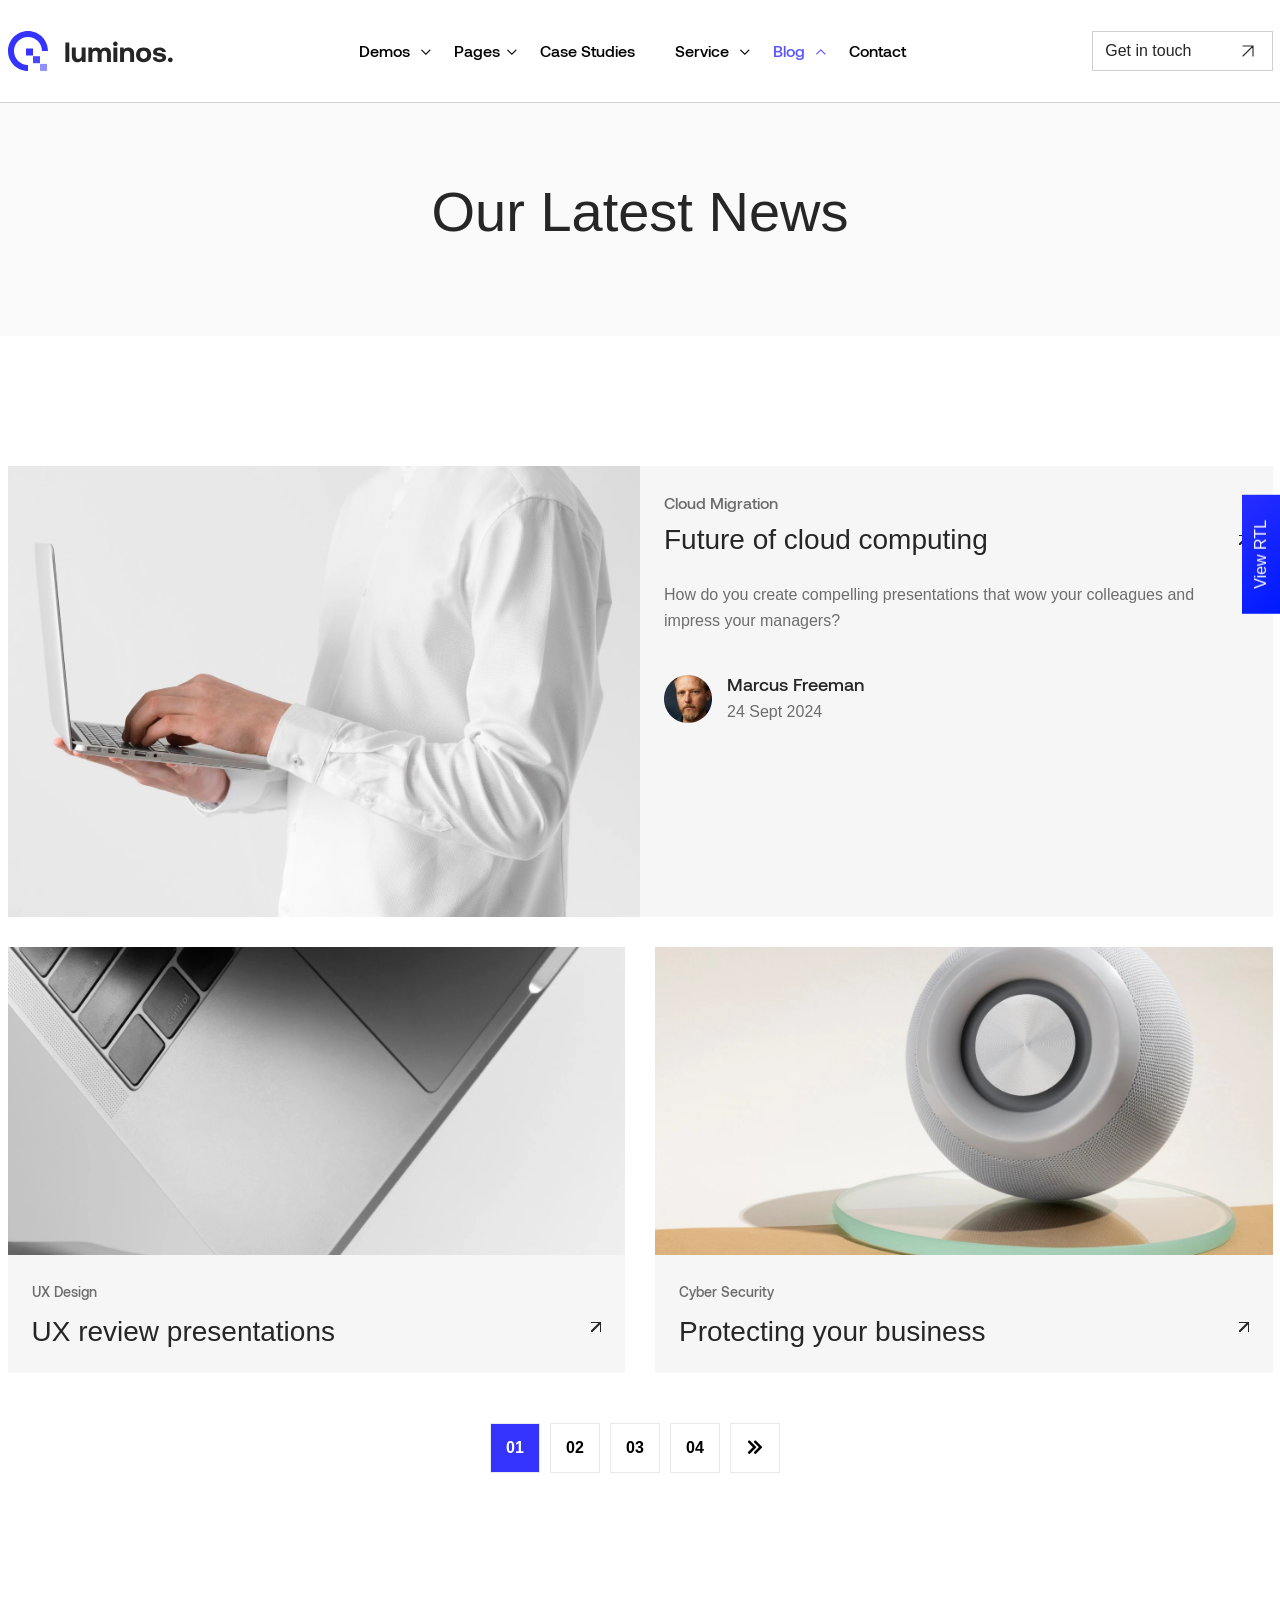
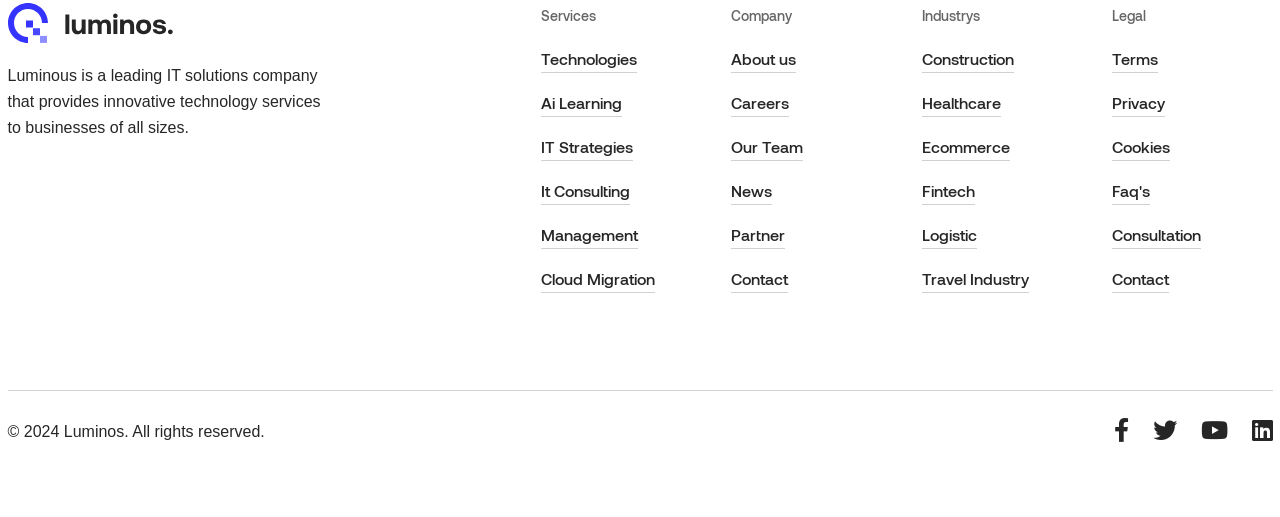
<file: luminos-html/blog-masonry.html>
<!DOCTYPE html>
<html lang="en">

<head>
    <meta charset="UTF-8">
    <meta name="viewport" content="width=device-width, initial-scale=1.0">
    <meta name="description" content="Luminos - IT solutions for a growing businesses.">
    <link rel="shortcut icon" type="image/x-icon" href="assets/images/fav.png">
    <title>Luminos - IT solutions for a growing businesses</title>
    <link rel="stylesheet preload" href="assets/css/vendor/bootstrap.min.css" as="style" media="print"
        onload="this.media='all'">
    <link rel="stylesheet preload" href="assets/css/plugins/fontawesome.css" as="style" media="print"
        onload="this.media='all'">
    <link rel="stylesheet preload" href="assets/css/plugins/magnifying-popup.css" as="style" media="print"
        onload="this.media='all'">
    <link rel="stylesheet preload" href="assets/css/plugins/swiper.css" as="style" media="print"
        onload="this.media='all'">
    <link rel="stylesheet preload" href="assets/css/plugins/metismenu.css" as="style" media="print"
        onload="this.media='all'">
    <link rel="stylesheet preload" href="assets/css/style.css" as="style">
</head>

<body>
    <header class="header-style-one border-bottm">
    <div class="container">
        <div class="row">
            <div class="col-lg-12">
                <div class="header-wrapper-1">
                    <a href="index.html" class="logo-area">
                        <img src="assets/images/logo/logo-1.svg" alt="logo">
                    </a>
                    <div class="nav-area">
    <nav>
        <ul>
            <li class="has-dropdown">
                <a class="nav-link" href="#">
                    Demos
                    <i class="fa-duotone fa-regular fa-chevron-down"></i>
                </a>
                <ul class="submenu parent-nav with-border">
                    <li><a href="index.html"><i class="fa-sharp fa-regular fa-chevron-right"></i>Home One</a></li>
                    <li><a href="index-two.html"><i class="fa-sharp fa-regular fa-chevron-right"></i> Home Two</a></li>
                    <li><a href="index-three.html"><i class="fa-sharp fa-regular fa-chevron-right"></i> Home Three</a>
                    </li>
                    <li><a href="index-four.html"><i class="fa-sharp fa-regular fa-chevron-right"></i> Home Four</a>
                    </li>
                    <li><a href="index-five.html"><i class="fa-sharp fa-regular fa-chevron-right"></i> Home Five</a>
                    </li>
                </ul>
            </li>
            <li class="has-dropdown position-static with-megamenu margin-single-0">
                <a class="nav-link" href="#">Pages<i class="fa-duotone fa-regular fa-chevron-down"></i></a>
                <div class="submenu">
                    <div class="container">
                        <div class="row">
                            <div class="col-lg-3">
                                <ul class="single-menu parent-nav">
                                    <li><a href="about.html"><i
                                                class="fa-sharp fa-regular fa-chevron-right"></i>About</a></li>
                                    <li><a href="service.html"><i
                                                class="fa-sharp fa-regular fa-chevron-right"></i>Services</a>
                                    </li>
                                    <li><a href="service-single.html"><i
                                                class="fa-sharp fa-regular fa-chevron-right"></i>Services
                                            Single</a></li>
                                    <li><a href="pricing.html"><i
                                                class="fa-sharp fa-regular fa-chevron-right"></i>Pricing Plan</a></li>
                                    <li><a href="case-studies.html"><i
                                                class="fa-sharp fa-regular fa-chevron-right"></i>Case
                                            Studies</a></li>
                                    <li><a href="privacy-policy.html"><i
                                                class="fa-sharp fa-regular fa-chevron-right"></i>Privacy
                                            Policy</a></li>
                                </ul>
                            </div>
                            <div class="col-lg-3">
                                <ul class="single-menu parent-nav">
                                    <li><a href="case-studies-single.html"><i
                                                class="fa-sharp fa-regular fa-chevron-right"></i>Case
                                            Studies Single</a></li>
                                    <li><a href="why-choose-us.html"><i
                                                class="fa-sharp fa-regular fa-chevron-right"></i>Why Choose
                                            Us</a></li>
                                    <li><a href="career.html"><i
                                                class="fa-sharp fa-regular fa-chevron-right"></i>Career</a></li>
                                    <li><a href="career-single.html"><i
                                                class="fa-sharp fa-regular fa-chevron-right"></i>Career
                                            Single</a></li>
                                    <li><a href="industry.html"><i
                                                class="fa-sharp fa-regular fa-chevron-right"></i>Industry</a>
                                    </li>
                                </ul>
                            </div>
                            <div class="col-lg-3">
                                <ul class="single-menu parent-nav">
                                    <li><a href="apply.html"><i
                                                class="fa-sharp fa-regular fa-chevron-right"></i>Apply</a></li>
                                    <li><a href="team.html"><i class="fa-sharp fa-regular fa-chevron-right"></i>Team</a>
                                    </li>
                                    <li><a href="team-single.html"><i
                                                class="fa-sharp fa-regular fa-chevron-right"></i>Team
                                            Single</a></li>
                                    <li><a href="faq.html"><i class="fa-sharp fa-regular fa-chevron-right"></i>Faq's</a>
                                    </li>
                                    <li><a href="coming-soon.html"><i
                                                class="fa-sharp fa-regular fa-chevron-right"></i>Coming
                                            Soon</a>
                                    </li>
                                </ul>
                            </div>
                            <div class="col-lg-3">
                                <ul class="single-menu parent-nav">
                                    <li><a href="partner.html"><i class="fa-sharp fa-regular fa-chevron-right"></i>Our
                                            Partner</a>
                                    </li>
                                    <li><a href="award.html"><i
                                                class="fa-sharp fa-regular fa-chevron-right"></i>Award</a></li>
                                    <li><a href="free-consultation.html"><i
                                                class="fa-sharp fa-regular fa-chevron-right"></i>Free
                                            Consultation</a></li>
                                    <li><a href="terms-of-use.html"><i
                                                class="fa-sharp fa-regular fa-chevron-right"></i>Terms Of
                                            Use</a></li>
                                    <li><a href="404.html"><i class="fa-sharp fa-regular fa-chevron-right"></i>Error</a>
                                    </li>
                                </ul>
                            </div>
                        </div>
                    </div>
                </div>
            </li>
            <li><a class="nav-link" href="case-studies.html">Case Studies</a></li>
            <li class="has-dropdown position-static with-megamenu">
                <a class="nav-link" href="service.html">Service <i
                        class="fa-duotone fa-regular fa-chevron-down"></i></a>
                <div class="submenu">
                    <div class="container">
                        <div class="row">
                            <div class="col-lg-3">
                                <ul class="single-menu parent-nav">
                                    <li>
                                        <a class="single-service-area-wrapper" href="service-single.html">
                                            <div class="icon">
                                                <img src="assets/images/service/icons/22.svg" alt="service">
                                            </div>
                                            <div class="info">
                                                <h4 class="title">Cloud Migration</h4>
                                                <p>Moving data to cloud infrastructure.</p>
                                            </div>
                                        </a>
                                    </li>
                                    <li>
                                        <a class="single-service-area-wrapper" href="it-strategies.html">
                                            <div class="icon">
                                                <img src="assets/images/service/icons/23.svg" alt="service">
                                            </div>
                                            <div class="info">
                                                <h4 class="title">IT Strategies</h4>
                                                <p>Alignment, Innovation Scalability.</p>
                                            </div>
                                        </a>
                                    </li>
                                    <li>
                                        <a class="single-service-area-wrapper" href="cyber-security-service.html">
                                            <div class="icon">
                                                <img src="assets/images/service/icons/24.svg" alt="service">
                                            </div>
                                            <div class="info">
                                                <h4 class="title">Cyber Security</h4>
                                                <p>Protecting data software and networks.</p>
                                            </div>
                                        </a>
                                    </li>
                                </ul>
                            </div>
                            <div class="col-lg-3">
                                <ul class="single-menu parent-nav">
                                    <li>
                                        <a class="single-service-area-wrapper" href="technologies-service.html">
                                            <div class="icon">
                                                <img src="assets/images/service/icons/25.svg" alt="service">
                                            </div>
                                            <div class="info">
                                                <h4 class="title">Technologies</h4>
                                                <p>Empowering, innovative, transformative.</p>
                                            </div>
                                        </a>
                                    </li>
                                    <li>
                                        <a class="single-service-area-wrapper" href="it-consulting-service.html">
                                            <div class="icon">
                                                <img src="assets/images/service/icons/26.svg" alt="service">
                                            </div>
                                            <div class="info">
                                                <h4 class="title">IT Consulting Service</h4>
                                                <p>Expertise-driven technology problem-solving.</p>
                                            </div>
                                        </a>
                                    </li>
                                    <li>
                                        <a class="single-service-area-wrapper" href="development-service.html">
                                            <div class="icon">
                                                <img src="assets/images/service/icons/27.svg" alt="service">
                                            </div>
                                            <div class="info">
                                                <h4 class="title">Development</h4>
                                                <p>Creating innovative solutions through technology.</p>
                                            </div>
                                        </a>
                                    </li>
                                </ul>
                            </div>
                            <div class="col-lg-3">
                                <ul class="single-menu parent-nav">
                                    <li>
                                        <a class="single-service-area-wrapper" href="ai-learning-service.html">
                                            <div class="icon">
                                                <img src="assets/images/service/icons/28.svg" alt="service">
                                            </div>
                                            <div class="info">
                                                <h4 class="title">AI Learning</h4>
                                                <p>Empowering machines to mimic intelligence.</p>
                                            </div>
                                        </a>
                                    </li>
                                    <li>
                                        <a class="single-service-area-wrapper" href="management-service.html">
                                            <div class="icon">
                                                <img src="assets/images/service/icons/29.svg" alt="service">
                                            </div>
                                            <div class="info">
                                                <h4 class="title">Management</h4>
                                                <p>Organizing resources to achieve goals</p>
                                            </div>
                                        </a>
                                    </li>
                                    <li>
                                        <a class="single-service-area-wrapper" href="it-innovations.html">
                                            <div class="icon">
                                                <img src="assets/images/service/icons/30.svg" alt="service">
                                            </div>
                                            <div class="info">
                                                <h4 class="title">IT Innovations</h4>
                                                <p>Transforming ideas into digital solutions.</p>
                                            </div>
                                        </a>
                                    </li>
                                </ul>
                            </div>
                            <div class="col-lg-3">
                                <ul class="single-menu parent-nav industry-signle-menu">
                                    <li class="parent-top-industry">
                                        <p>Industries</p>
                                    </li>
                                    <li>
                                        <a class="industries" href="construction-industry.html">
                                            <img class="injectable" src="assets/images/icons/arrow-right.svg"
                                                alt="arrow">
                                            Constructions
                                        </a>
                                    </li>
                                    <li>
                                        <a class="industries" href="healthcare-industry.html">
                                            <img class="injectable" src="assets/images/icons/arrow-right.svg"
                                                alt="arrow">
                                            HealthCare
                                        </a>
                                    </li>
                                    <li>
                                        <a class="industries" href="ecommerce-industry.html">
                                            <img class="injectable" src="assets/images/icons/arrow-right.svg"
                                                alt="arrow">
                                            Retail & E-Commerce
                                        </a>
                                    </li>
                                    <li>
                                        <a class="industries" href="fintech-industry.html">
                                            <img class="injectable" src="assets/images/icons/arrow-right.svg"
                                                alt="arrow">
                                            Fintech
                                        </a>
                                    </li>
                                    <li>
                                        <a class="industries" href="logistic-industry.html">
                                            <img class="injectable" src="assets/images/icons/arrow-right.svg"
                                                alt="arrow">
                                            Logistics & Automotive
                                        </a>
                                    </li>
                                    <li>
                                        <a class="industries" href="travel-industry.html">
                                            <img class="injectable" src="assets/images/icons/arrow-right.svg"
                                                alt="arrow">
                                            Travel & Hospitality
                                        </a>
                                    </li>
                                </ul>
                            </div>
                        </div>
                    </div>
                </div>
            </li>

            <li class="has-dropdown ">
                <a class="nav-link" href="#">Blog <i class="fa-duotone fa-regular fa-chevron-down"></i></a>
                <ul class="submenu parent-nav with-border">
                    <li><a href="blog-list.html"><i class="fa-sharp fa-regular fa-chevron-right"></i>Blog List</a></li>
                    <li><a href="blog-grid.html"><i class="fa-sharp fa-regular fa-chevron-right"></i>Blog Grid</a>
                    </li>
                    <li><a href="blog-grid-two.html"><i class="fa-sharp fa-regular fa-chevron-right"></i>Blog Grid
                            Two</a>
                    </li>
                    <li><a href="blog-grid-four.html"><i class="fa-sharp fa-regular fa-chevron-right"></i>Blog Grid
                            Three</a>
                    </li>
                    <li><a href="blog-masonry.html"><i class="fa-sharp fa-regular fa-chevron-right"></i>Blog Masonry</a>
                    </li>
                    <li><a href="blog-details.html"><i class="fa-sharp fa-regular fa-chevron-right"></i>Blog Details</a>
                    </li>
                </ul>
            </li>
            <li><a class="nav-link" href="contact.html">Contact</a></li>
        </ul>
    </nav>
</div>
                    <div class="button-area-right-header">
                        <a href="contact.html" class="rts-btn btn-border">
                            Get in touch
                            <img class="injectable" src="assets/images/service/icons/13.svg" alt="arrow">
                        </a>
                        <div class="menu-btn-toggle">
                            <svg width="20" height="16" viewBox="0 0 20 16" fill="none"
                                xmlns="http://www.w3.org/2000/svg">
                                <rect y="14" width="20" height="2" fill="#1F1F25"></rect>
                                <rect y="7" width="20" height="2" fill="#1F1F25"></rect>
                                <rect width="20" height="2" fill="#1F1F25"></rect>
                            </svg>
                        </div>
                    </div>
                </div>
            </div>
        </div>
    </div>
</header>
<header class="header-style-one header--sticky">
    <div class="container">
        <div class="row">
            <div class="col-lg-12">
                <div class="header-wrapper-1">
                    <a href="index.html" class="logo-area">
                        <img src="assets/images/logo/logo-1.svg" alt="logo">
                    </a>
                    <div class="nav-area">
    <nav>
        <ul>
            <li class="has-dropdown">
                <a class="nav-link" href="#">
                    Demos
                    <i class="fa-duotone fa-regular fa-chevron-down"></i>
                </a>
                <ul class="submenu parent-nav with-border">
                    <li><a href="index.html"><i class="fa-sharp fa-regular fa-chevron-right"></i>Home One</a></li>
                    <li><a href="index-two.html"><i class="fa-sharp fa-regular fa-chevron-right"></i> Home Two</a></li>
                    <li><a href="index-three.html"><i class="fa-sharp fa-regular fa-chevron-right"></i> Home Three</a>
                    </li>
                    <li><a href="index-four.html"><i class="fa-sharp fa-regular fa-chevron-right"></i> Home Four</a>
                    </li>
                    <li><a href="index-five.html"><i class="fa-sharp fa-regular fa-chevron-right"></i> Home Five</a>
                    </li>
                </ul>
            </li>
            <li class="has-dropdown position-static with-megamenu margin-single-0">
                <a class="nav-link" href="#">Pages<i class="fa-duotone fa-regular fa-chevron-down"></i></a>
                <div class="submenu">
                    <div class="container">
                        <div class="row">
                            <div class="col-lg-3">
                                <ul class="single-menu parent-nav">
                                    <li><a href="about.html"><i
                                                class="fa-sharp fa-regular fa-chevron-right"></i>About</a></li>
                                    <li><a href="service.html"><i
                                                class="fa-sharp fa-regular fa-chevron-right"></i>Services</a>
                                    </li>
                                    <li><a href="service-single.html"><i
                                                class="fa-sharp fa-regular fa-chevron-right"></i>Services
                                            Single</a></li>
                                    <li><a href="pricing.html"><i
                                                class="fa-sharp fa-regular fa-chevron-right"></i>Pricing Plan</a></li>
                                    <li><a href="case-studies.html"><i
                                                class="fa-sharp fa-regular fa-chevron-right"></i>Case
                                            Studies</a></li>
                                    <li><a href="privacy-policy.html"><i
                                                class="fa-sharp fa-regular fa-chevron-right"></i>Privacy
                                            Policy</a></li>
                                </ul>
                            </div>
                            <div class="col-lg-3">
                                <ul class="single-menu parent-nav">
                                    <li><a href="case-studies-single.html"><i
                                                class="fa-sharp fa-regular fa-chevron-right"></i>Case
                                            Studies Single</a></li>
                                    <li><a href="why-choose-us.html"><i
                                                class="fa-sharp fa-regular fa-chevron-right"></i>Why Choose
                                            Us</a></li>
                                    <li><a href="career.html"><i
                                                class="fa-sharp fa-regular fa-chevron-right"></i>Career</a></li>
                                    <li><a href="career-single.html"><i
                                                class="fa-sharp fa-regular fa-chevron-right"></i>Career
                                            Single</a></li>
                                    <li><a href="industry.html"><i
                                                class="fa-sharp fa-regular fa-chevron-right"></i>Industry</a>
                                    </li>
                                </ul>
                            </div>
                            <div class="col-lg-3">
                                <ul class="single-menu parent-nav">
                                    <li><a href="apply.html"><i
                                                class="fa-sharp fa-regular fa-chevron-right"></i>Apply</a></li>
                                    <li><a href="team.html"><i class="fa-sharp fa-regular fa-chevron-right"></i>Team</a>
                                    </li>
                                    <li><a href="team-single.html"><i
                                                class="fa-sharp fa-regular fa-chevron-right"></i>Team
                                            Single</a></li>
                                    <li><a href="faq.html"><i class="fa-sharp fa-regular fa-chevron-right"></i>Faq's</a>
                                    </li>
                                    <li><a href="coming-soon.html"><i
                                                class="fa-sharp fa-regular fa-chevron-right"></i>Coming
                                            Soon</a>
                                    </li>
                                </ul>
                            </div>
                            <div class="col-lg-3">
                                <ul class="single-menu parent-nav">
                                    <li><a href="partner.html"><i class="fa-sharp fa-regular fa-chevron-right"></i>Our
                                            Partner</a>
                                    </li>
                                    <li><a href="award.html"><i
                                                class="fa-sharp fa-regular fa-chevron-right"></i>Award</a></li>
                                    <li><a href="free-consultation.html"><i
                                                class="fa-sharp fa-regular fa-chevron-right"></i>Free
                                            Consultation</a></li>
                                    <li><a href="terms-of-use.html"><i
                                                class="fa-sharp fa-regular fa-chevron-right"></i>Terms Of
                                            Use</a></li>
                                    <li><a href="404.html"><i class="fa-sharp fa-regular fa-chevron-right"></i>Error</a>
                                    </li>
                                </ul>
                            </div>
                        </div>
                    </div>
                </div>
            </li>
            <li><a class="nav-link" href="case-studies.html">Case Studies</a></li>
            <li class="has-dropdown position-static with-megamenu">
                <a class="nav-link" href="service.html">Service <i
                        class="fa-duotone fa-regular fa-chevron-down"></i></a>
                <div class="submenu">
                    <div class="container">
                        <div class="row">
                            <div class="col-lg-3">
                                <ul class="single-menu parent-nav">
                                    <li>
                                        <a class="single-service-area-wrapper" href="service-single.html">
                                            <div class="icon">
                                                <img src="assets/images/service/icons/22.svg" alt="service">
                                            </div>
                                            <div class="info">
                                                <h4 class="title">Cloud Migration</h4>
                                                <p>Moving data to cloud infrastructure.</p>
                                            </div>
                                        </a>
                                    </li>
                                    <li>
                                        <a class="single-service-area-wrapper" href="it-strategies.html">
                                            <div class="icon">
                                                <img src="assets/images/service/icons/23.svg" alt="service">
                                            </div>
                                            <div class="info">
                                                <h4 class="title">IT Strategies</h4>
                                                <p>Alignment, Innovation Scalability.</p>
                                            </div>
                                        </a>
                                    </li>
                                    <li>
                                        <a class="single-service-area-wrapper" href="cyber-security-service.html">
                                            <div class="icon">
                                                <img src="assets/images/service/icons/24.svg" alt="service">
                                            </div>
                                            <div class="info">
                                                <h4 class="title">Cyber Security</h4>
                                                <p>Protecting data software and networks.</p>
                                            </div>
                                        </a>
                                    </li>
                                </ul>
                            </div>
                            <div class="col-lg-3">
                                <ul class="single-menu parent-nav">
                                    <li>
                                        <a class="single-service-area-wrapper" href="technologies-service.html">
                                            <div class="icon">
                                                <img src="assets/images/service/icons/25.svg" alt="service">
                                            </div>
                                            <div class="info">
                                                <h4 class="title">Technologies</h4>
                                                <p>Empowering, innovative, transformative.</p>
                                            </div>
                                        </a>
                                    </li>
                                    <li>
                                        <a class="single-service-area-wrapper" href="it-consulting-service.html">
                                            <div class="icon">
                                                <img src="assets/images/service/icons/26.svg" alt="service">
                                            </div>
                                            <div class="info">
                                                <h4 class="title">IT Consulting Service</h4>
                                                <p>Expertise-driven technology problem-solving.</p>
                                            </div>
                                        </a>
                                    </li>
                                    <li>
                                        <a class="single-service-area-wrapper" href="development-service.html">
                                            <div class="icon">
                                                <img src="assets/images/service/icons/27.svg" alt="service">
                                            </div>
                                            <div class="info">
                                                <h4 class="title">Development</h4>
                                                <p>Creating innovative solutions through technology.</p>
                                            </div>
                                        </a>
                                    </li>
                                </ul>
                            </div>
                            <div class="col-lg-3">
                                <ul class="single-menu parent-nav">
                                    <li>
                                        <a class="single-service-area-wrapper" href="ai-learning-service.html">
                                            <div class="icon">
                                                <img src="assets/images/service/icons/28.svg" alt="service">
                                            </div>
                                            <div class="info">
                                                <h4 class="title">AI Learning</h4>
                                                <p>Empowering machines to mimic intelligence.</p>
                                            </div>
                                        </a>
                                    </li>
                                    <li>
                                        <a class="single-service-area-wrapper" href="management-service.html">
                                            <div class="icon">
                                                <img src="assets/images/service/icons/29.svg" alt="service">
                                            </div>
                                            <div class="info">
                                                <h4 class="title">Management</h4>
                                                <p>Organizing resources to achieve goals</p>
                                            </div>
                                        </a>
                                    </li>
                                    <li>
                                        <a class="single-service-area-wrapper" href="it-innovations.html">
                                            <div class="icon">
                                                <img src="assets/images/service/icons/30.svg" alt="service">
                                            </div>
                                            <div class="info">
                                                <h4 class="title">IT Innovations</h4>
                                                <p>Transforming ideas into digital solutions.</p>
                                            </div>
                                        </a>
                                    </li>
                                </ul>
                            </div>
                            <div class="col-lg-3">
                                <ul class="single-menu parent-nav industry-signle-menu">
                                    <li class="parent-top-industry">
                                        <p>Industries</p>
                                    </li>
                                    <li>
                                        <a class="industries" href="construction-industry.html">
                                            <img class="injectable" src="assets/images/icons/arrow-right.svg"
                                                alt="arrow">
                                            Constructions
                                        </a>
                                    </li>
                                    <li>
                                        <a class="industries" href="healthcare-industry.html">
                                            <img class="injectable" src="assets/images/icons/arrow-right.svg"
                                                alt="arrow">
                                            HealthCare
                                        </a>
                                    </li>
                                    <li>
                                        <a class="industries" href="ecommerce-industry.html">
                                            <img class="injectable" src="assets/images/icons/arrow-right.svg"
                                                alt="arrow">
                                            Retail & E-Commerce
                                        </a>
                                    </li>
                                    <li>
                                        <a class="industries" href="fintech-industry.html">
                                            <img class="injectable" src="assets/images/icons/arrow-right.svg"
                                                alt="arrow">
                                            Fintech
                                        </a>
                                    </li>
                                    <li>
                                        <a class="industries" href="logistic-industry.html">
                                            <img class="injectable" src="assets/images/icons/arrow-right.svg"
                                                alt="arrow">
                                            Logistics & Automotive
                                        </a>
                                    </li>
                                    <li>
                                        <a class="industries" href="travel-industry.html">
                                            <img class="injectable" src="assets/images/icons/arrow-right.svg"
                                                alt="arrow">
                                            Travel & Hospitality
                                        </a>
                                    </li>
                                </ul>
                            </div>
                        </div>
                    </div>
                </div>
            </li>

            <li class="has-dropdown ">
                <a class="nav-link" href="#">Blog <i class="fa-duotone fa-regular fa-chevron-down"></i></a>
                <ul class="submenu parent-nav with-border">
                    <li><a href="blog-list.html"><i class="fa-sharp fa-regular fa-chevron-right"></i>Blog List</a></li>
                    <li><a href="blog-grid.html"><i class="fa-sharp fa-regular fa-chevron-right"></i>Blog Grid</a>
                    </li>
                    <li><a href="blog-grid-two.html"><i class="fa-sharp fa-regular fa-chevron-right"></i>Blog Grid
                            Two</a>
                    </li>
                    <li><a href="blog-grid-four.html"><i class="fa-sharp fa-regular fa-chevron-right"></i>Blog Grid
                            Three</a>
                    </li>
                    <li><a href="blog-masonry.html"><i class="fa-sharp fa-regular fa-chevron-right"></i>Blog Masonry</a>
                    </li>
                    <li><a href="blog-details.html"><i class="fa-sharp fa-regular fa-chevron-right"></i>Blog Details</a>
                    </li>
                </ul>
            </li>
            <li><a class="nav-link" href="contact.html">Contact</a></li>
        </ul>
    </nav>
</div>
                    <div class="button-area-right-header">
                        <a href="contact.html" class="rts-btn btn-border">
                            Get in touch
                            <img class="injectable" src="assets/images/service/icons/13.svg" alt="arrow">
                        </a>
                        <div class="menu-btn-toggle">
                            <svg width="20" height="16" viewBox="0 0 20 16" fill="none"
                                xmlns="http://www.w3.org/2000/svg">
                                <rect y="14" width="20" height="2" fill="#1F1F25"></rect>
                                <rect y="7" width="20" height="2" fill="#1F1F25"></rect>
                                <rect width="20" height="2" fill="#1F1F25"></rect>
                            </svg>
                        </div>
                    </div>
                </div>
            </div>
        </div>
    </div>
</header>

    <div class="career-single-banner-area ptb--70 blog-page">
        <div class="container">
            <div class="row">
                <div class="col-lg-12">
                    <div class="career-page-single-banner blog-page">
                        <h1 class="title">Our Latest News</h1>
                    </div>
                </div>
            </div>
        </div>
    </div>





    <div class="rts-blog-area rts-section-gapTop position-relative">
        <div class="container">
            <div class="row g-0">
                <div class="col-lg-6">
                    <div class="single-blog-list-area-lef-timage">
                        <a href="blog-details.html" class="thumbnail">
                            <img src="assets/images/blog/04.webp" alt="">
                        </a>
                    </div>
                </div>
                <div class="col-lg-6">
                    <div class="single-blog-list-area-right-content">
                        <span class="tag">Cloud Migration</span>
                        <div class="title-area">
                            <a href="blog-details.html">
                                <h3 class="title">Future of cloud computing</h3>
                                <img src="assets/images/blog/07.webp" alt="">
                            </a>
                        </div>

                        <p class="disc">
                            How do you create compelling presentations that wow your colleagues and impress your
                            managers?
                        </p>
                        <div class="bottom-author-area">
                            <img src="assets/images/testimonials/01.png" alt="author">
                            <div class="author-area-info">
                                <h6 class="title">Marcus Freeman</h6>
                                <span>24 Sept 2024</span>
                            </div>
                        </div>
                    </div>
                </div>
            </div>
            <div class="row g-5 mt--0">
                <div class="col-lg-6">
                    <div class="single-blog-style-three">
                        <a href="blog-details.html" class="thumbnail">
                            <img src="assets/images/blog/05.webp" alt="blog">
                        </a>
                        <div class="inner">
                            <span class="tag">UX Design</span>
                            <div class="title-wrapper">
                                <a href="blog-details.html">
                                    <h3 class="title">UX review presentations</h3>
                                </a>
                                <img src="assets/images/blog/07.webp" alt="blog">
                            </div>
                        </div>
                    </div>
                </div>
                <div class="col-lg-6">
                    <div class="single-blog-style-three">
                        <a href="blog-details.html" class="thumbnail">
                            <img src="assets/images/blog/06.webp" alt="blog">
                        </a>
                        <div class="inner">
                            <span class="tag">Cyber Security</span>
                            <div class="title-wrapper">
                                <a href="blog-details.html">
                                    <h3 class="title">Protecting your business</h3>
                                </a>
                                <img src="assets/images/blog/07.webp" alt="blog">
                            </div>
                        </div>
                    </div>
                </div>
            </div>
            <div class="row mt--50">
                <div class="col-lg-12">
                    <div class="pagination-one">
                        <ul class="justify-content-center">
                            <li><button class="active">01</button></li>
                            <li><button>02</button></li>
                            <li><button>03</button></li>
                            <li><button>04</button></li>
                            <li><button class="next-page"><i class="fa-solid fa-chevrons-right"></i></button></li>
                        </ul>
                    </div>
                </div>
            </div>
        </div>
    </div>








    <!-- rts footer area start -->
<div class="rts-footer-area rts-section-gapTop pb--80">
    <div class="container">
        <div class="row">
            <div class="col-lg-5 col-md-12">
                <div class="logo-area">
                    <a href="index.html" class="logo">
                        <img src="assets/images/logo/logo-1.svg" alt="logo">
                    </a>
                    <p class="disc">
                        Luminous is a leading IT solutions company that provides innovative technology services to
                        businesses of all sizes.
                    </p>
                </div>

            </div>
            <div class="col-lg-7">
                <div class="row g-5">
                    <div class="col-lg-3 col-md-6 col-sm-6 col-12">
                        <div class="single-nav-area-footer">
                            <p class="parent">Services</p>
                            <ul>
                                <li><a href="technologies-service.html">Technologies</a></li>
                                <li><a href="ai-learning-service.html">Ai Learning</a></li>
                                <li><a href="it-strategies.html">IT Strategies</a></li>
                                <li><a href="it-consulting-service.html">It Consulting</a></li>
                                <li><a href="management-service.html">Management</a></li>
                                <li><a href="service-single.html">Cloud Migration</a></li>
                            </ul>
                        </div>
                    </div>
                    <div class="col-lg-3 col-md-6 col-sm-6 col-12">
                        <div class="single-nav-area-footer">
                            <p class="parent">Company</p>
                            <ul>
                                <li><a href="about.html">About us</a></li>
                                <li><a href="career.html">Careers</a></li>
                                <li><a href="team.html">Our Team</a></li>
                                <li><a href="blog-grid.html">News</a></li>
                                <li><a href="partner.html">Partner</a></li>
                                <li><a href="contact.html">Contact</a></li>
                            </ul>
                        </div>
                    </div>
                    <div class="col-lg-3 col-md-6 col-sm-6 col-12">
                        <div class="single-nav-area-footer">
                            <p class="parent">Industrys</p>
                            <ul>
                                <li><a href="construction-industry.html">Construction</a></li>
                                <li><a href="healthcare-industry.html">Healthcare</a></li>
                                <li><a href="ecommerce-industry.html">Ecommerce</a></li>
                                <li><a href="fintech-industry.html">Fintech</a></li>
                                <li><a href="logistic-industry.html">Logistic</a></li>
                                <li><a href="travel-industry.html">Travel Industry</a></li>
                            </ul>
                        </div>
                    </div>
                    <div class="col-lg-3 col-md-6 col-sm-6 col-12">
                        <div class="single-nav-area-footer">
                            <p class="parent">Legal</p>
                            <ul>
                                <li><a href="terms-of-use.html">Terms</a></li>
                                <li><a href="privacy-policy.html">Privacy</a></li>
                                <li><a href="cookies-policy.html">Cookies</a></li>
                                <li><a href="faq.html">Faq's</a></li>
                                <li><a href="free-consultation.html">Consultation</a></li>
                                <li><a href="contact.html">Contact</a></li>
                            </ul>
                        </div>
                    </div>
                </div>
            </div>
        </div>
    </div>
</div>
<!-- rts footer area end -->

<!-- rts copyright area start -->
<div class="rts-copyright-area-one">
    <div class="container">
        <div class="row">
            <div class="col-lg-12">
                <div class="copyright-wrapper">
                    <p>© 2024 Luminos. All rights reserved.</p>
                    <div class="social-copyright-area">
                        <ul>
                            <li aria-label="Visit our Facebook page"><a href="#"><i
                                        class="fa-brands fa-facebook-f"></i></a></li>
                            <li aria-label="Visit our Twitter page"><a href="#"><i class="fa-brands fa-twitter"></i></a>
                            </li>
                            <li aria-label="Visit our Youtube page"><a href="#"><i class="fa-brands fa-youtube"></i></a>
                            </li>
                            <li aria-label="Visit our Linkedin page"><a href="#"><i
                                        class="fa-brands fa-linkedin"></i></a></li>
                        </ul>
                    </div>
                </div>
            </div>
        </div>
    </div>
</div>
<!-- rts copyright area end -->
    <!-- pre loader area start -->
<div class="loader-wrapper">
    <div class="loader">
    </div>
    <div class="loader-section section-left"></div>
    <div class="loader-section section-right"></div>
</div>

<!-- rtl btn area start -->
<div class="rtl-ltr-switcher-btn">
    <span class="rtl show">View RTL</span>
    <span class="ltr">View LTR</span>
</div>
<!-- rtl btn area end -->

<div id="side-bar" class="side-bar header-two" dir="ltr">
    <button class="close-icon-menu" aria-label="footer_Button"><i class="far fa-times"></i></button>
    <div class="mobile-menu-main">
        <nav class="nav-main mainmenu-nav mt--30">
            <ul class="mainmenu metismenu" id="mobile-menu-active">
                <li class="has-droupdown">
                    <a href="#" class="main">Home</a>
                    <ul class="submenu mm-collapse">
                        <li><a href="index.html">Home One</a></li>
                        <li><a href="index-two.html">Home Two</a></li>
                        <li><a href="index-three.html">Home Three</a></li>
                        <li><a href="index-four.html">Home Four</a></li>
                        <li><a href="index-five.html">Home Five</a></li>
                    </ul>
                </li>
                <li class="has-droupdown">
                    <a href="#" class="main">Pages</a>
                    <ul class="submenu mm-collapse">
                        <li><a href="about.html">About</a></li>
                        <li><a href="service.html">Services</a></li>
                        <li><a href="service-single.html">Services Single</a></li>
                        <li><a href="case-studies.html">Case Studies</a></li>
                        <li><a href="privacy-policy.html">Privacy Policy</a></li>
                        <li><a href="case-studies-single.html">Case Studies Single</a></li>
                        <li><a href="why-choose-us.html">Why Choose Us</a></li>
                        <li><a href="career.html">Career</a></li>
                        <li><a href="career-single.html">Career Single</a></li>
                        <li><a href="industry.html">Industry</a></li>
                        <li><a href="apply.html">Apply</a></li>
                        <li><a href="team.html">Team</a></li>
                        <li><a href="team-single.html">Team Single</a></li>
                        <li><a href="faq.html">Faq's</a></li>
                        <li><a href="coming-soon.html">Coming Soon</a></li>
                        <li><a href="partner.html">Our Partner</a></li>
                        <li><a href="award.html">Award</a></li>
                        <li><a href="free-consultation.html">Free Consultation</a></li>
                        <li><a href="terms-of-use.html">Terms Of Use</a></li>
                        <li><a href="404.html">Error</a></li>
                    </ul>
                </li>
                <li>
                    <a href="case-studies.html" class="main">Case Studies</a>
                </li>
                <li class="has-droupdown">
                    <a href="#" class="main">Services</a>
                    <ul class="submenu mm-collapse">
                        <li><a href="service.html">Service</a></li>
                        <li><a href="service-single.html">Cloud Migration</a></li>
                        <li><a href="it-strategies.html">IT Strategies</a></li>
                        <li><a href="cyber-security-service.html">Cyber Security</a></li>
                        <li><a href="technologies-service.html">Technologies</a></li>
                        <li><a href="it-consulting-service.html">IT Consulting</a></li>
                        <li><a href="development-service.html">Development</a></li>
                        <li><a href="ai-learning-service.html">AI Learning</a></li>
                        <li><a href="management-service.html">Management Service</a></li>
                        <li><a href="it-innovations.html">IT Innovations</a></li>
                    </ul>
                </li>
                <li class="has-droupdown">
                    <a href="#" class="main">Blog</a>
                    <ul class="submenu mm-collapse">
                        <li><a href="blog-list.html">Blog List</a></li>
                        <li><a href="blog-grid.html">Blog Grid</a></li>
                        <li><a href="blog-grid-two.html">Blog Grid Two</a></li>
                        <li><a href="blog-grid-four.html">Blog Grid Three</a></li>
                        <li><a href="blog-masonry.html">Blog Masonry</a></li>
                        <li><a href="blog-details.html">Blog Details</a></li>
                    </ul>
                </li>
                <li>
                    <a href="contact.html" class="main">Contact</a>
                </li>
            </ul>
        </nav>


        <div class="rts-social-border-area right-sidebar mt--80">
            <ul>
                <li><a href="#" aria-label="social link" data-description="social"><i
                            class="fa-brands fa-facebook-f"></i></a></li>
                <li><a href="#" aria-label="social link" data-description="social"><i
                            class="fa-brands fa-twitter"></i></a></li>
                <li><a href="#" aria-label="social link" data-description="social"><i
                            class="fa-brands fa-linkedin-in"></i></a></li>
                <li><a href="#" aria-label="social link" data-description="social"><i
                            class="fa-brands fa-pinterest"></i></a></li>
                <li><a href="#" aria-label="social link" data-description="social"><i
                            class="fa-brands fa-youtube"></i></a></li>
            </ul>
        </div>
    </div>
    <!-- mobile menu area end -->
</div>

<div id="anywhere-home"></div>

<!-- progress area start -->
<div class="progress-wrap">
    <svg class="progress-circle svg-content" width="100%" height="100%" viewBox="-1 -1 102 102">
        <path d="M50,1 a49,49 0 0,1 0,98 a49,49 0 0,1 0,-98"
            style="transition: stroke-dashoffset 10ms linear 0s; stroke-dasharray: 307.919, 307.919; stroke-dashoffset: 307.919;">
        </path>
    </svg>
</div>
<!-- progress area end -->


<script defer src="assets/js/plugins/jquery.js"></script>
<script defer src="assets/js/vendor/waw.js"></script>
<script defer src="assets/js/vendor/jarallax.js"></script>
<script defer src="assets/js/plugins/smooth-scroll.js"></script>

<script defer src="assets/js/plugins/counter-up.js"></script>
<script defer src="assets/js/vendor/waypoint.js"></script>
<script defer src="assets/js/plugins/popup.js"></script>

<script defer src="assets/js/plugins/swiper.js"></script>
<script defer src="assets/js/plugins/svg-inject.js"></script>
<script defer src="assets/js/plugins/metismenu.js"></script>
<script defer src="assets/js/vendor/contact-form.js"></script>
<script defer src="assets/js/vendor/bootstrap.min.js"></script>
<script defer src="assets/js/main.js"></script>
</body>

</html>
</file>
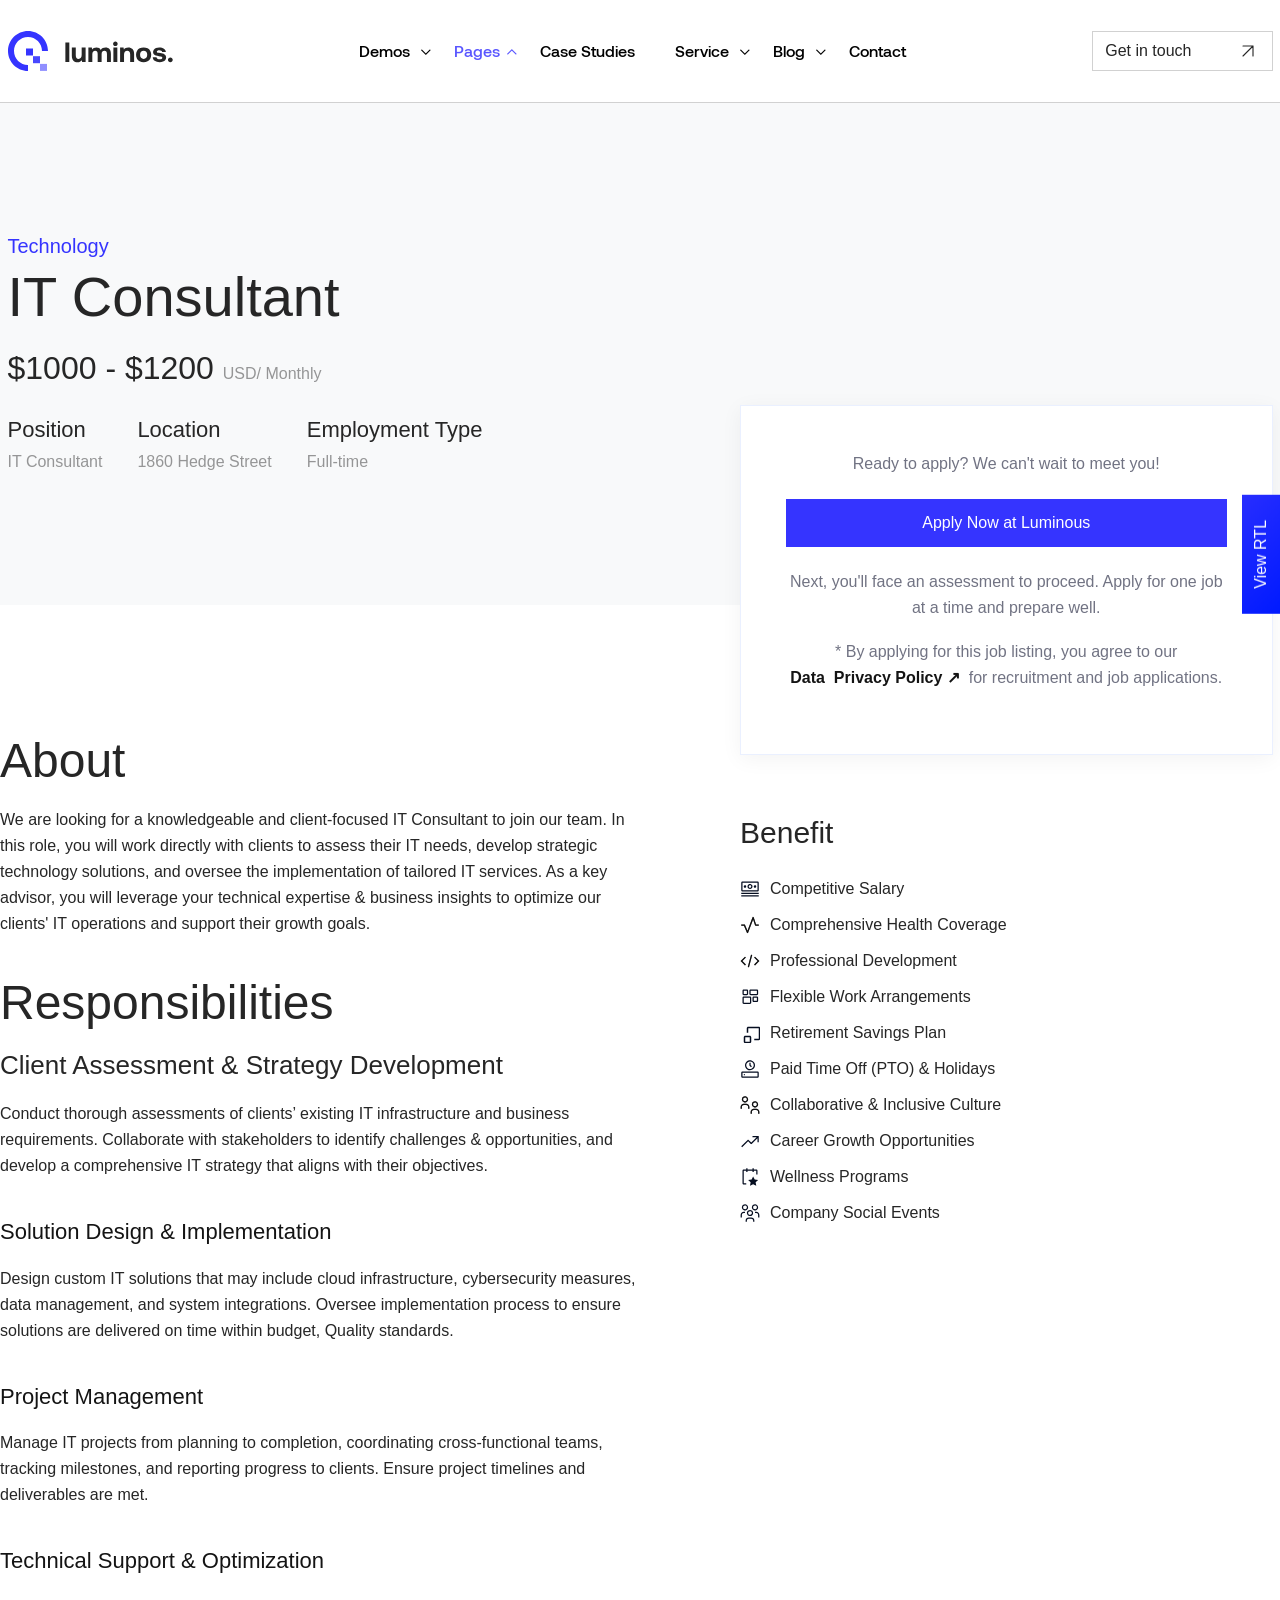
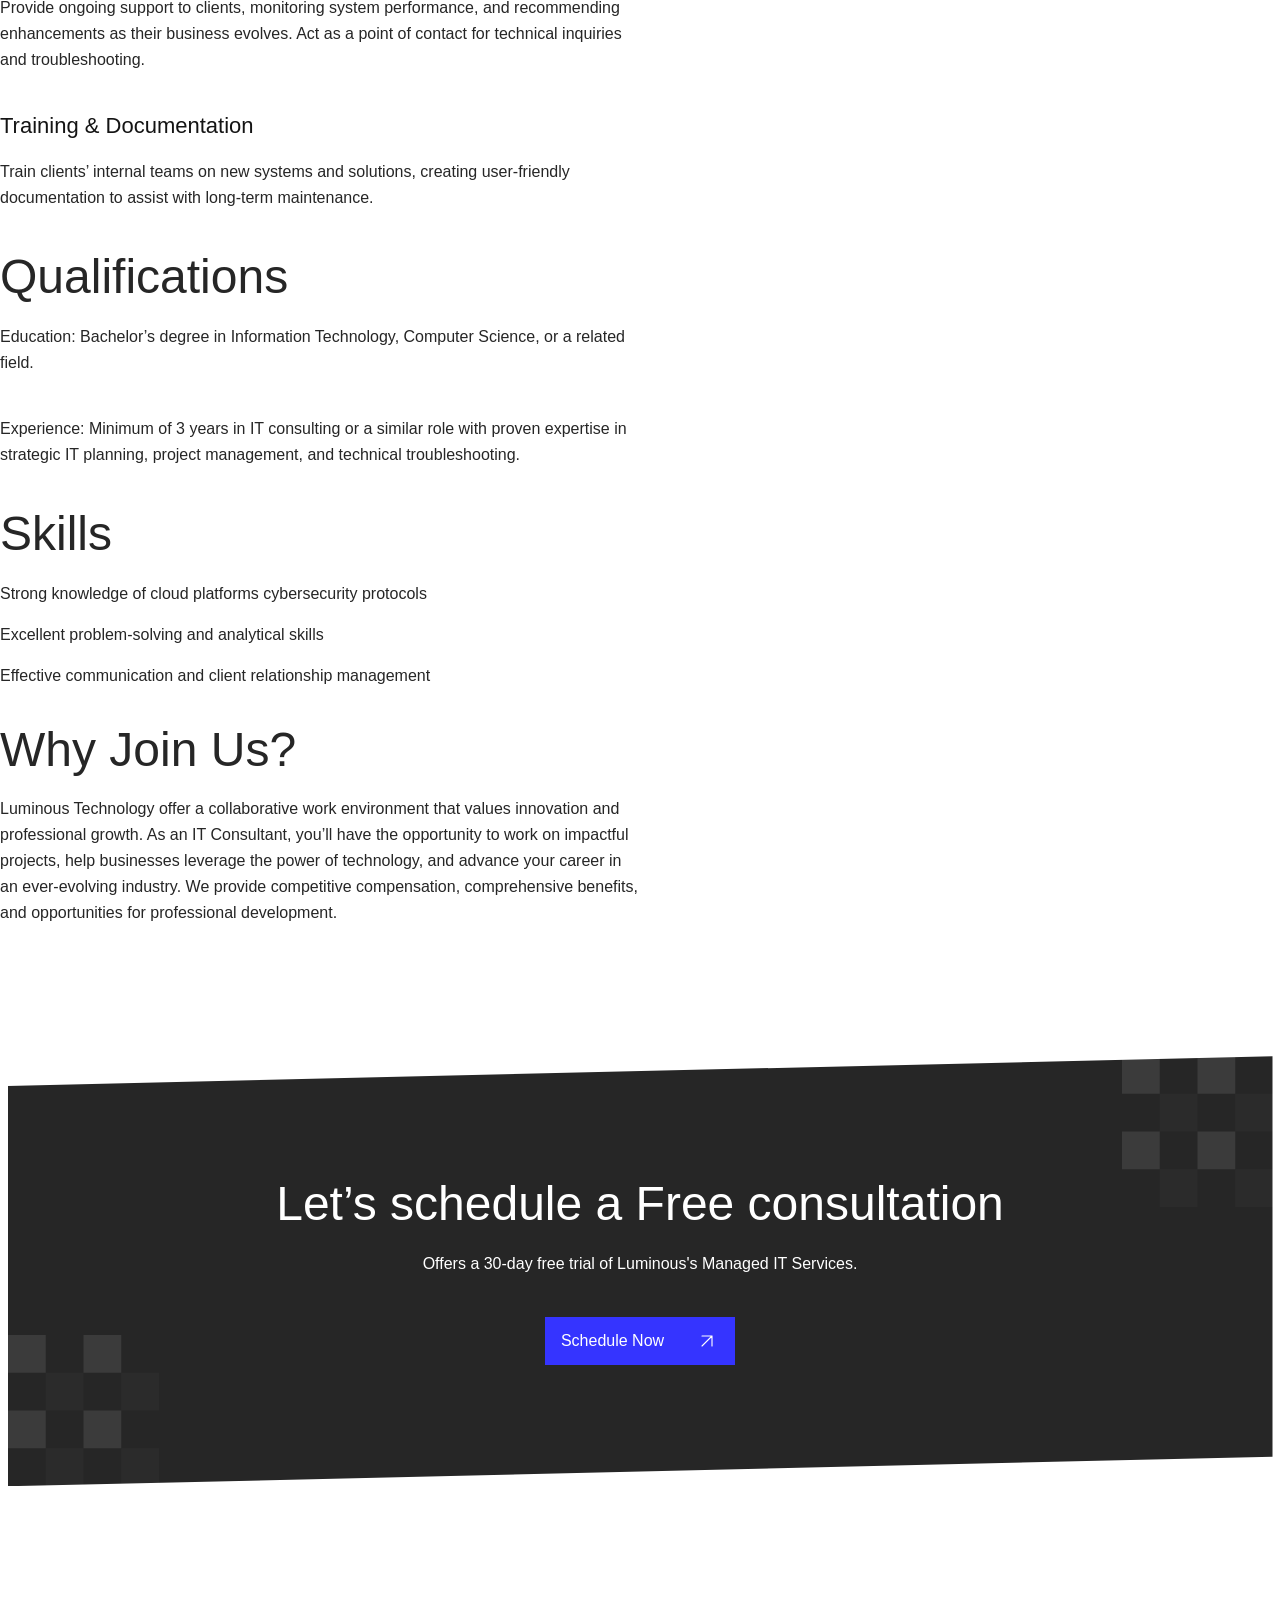
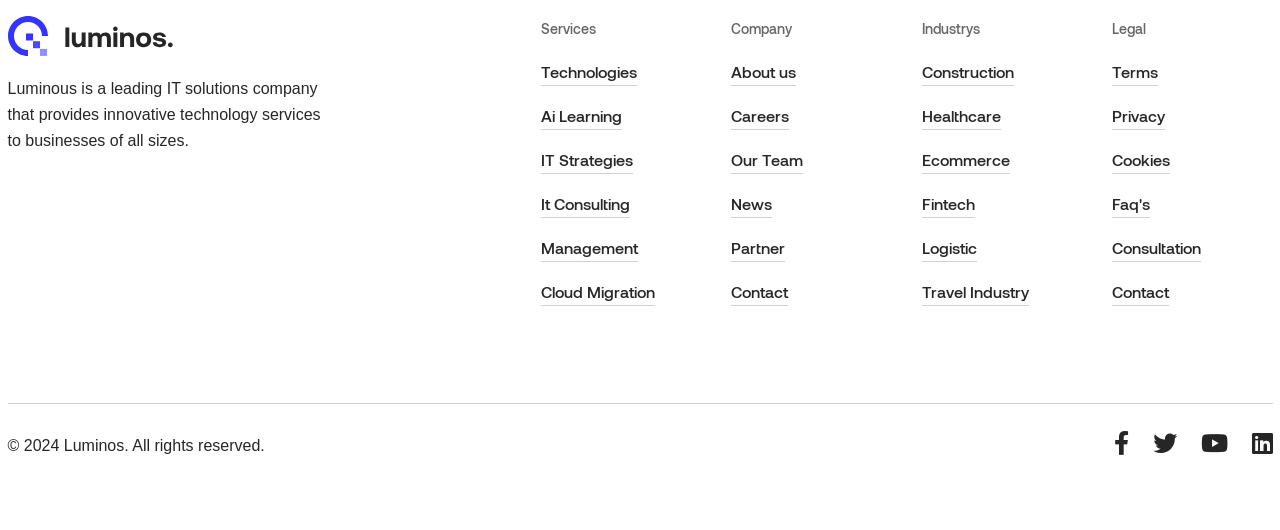
<file: luminos-html/career-single.html>
<!DOCTYPE html>
<html lang="en">

<head>
    <meta charset="UTF-8">
    <meta name="viewport" content="width=device-width, initial-scale=1.0">
    <meta name="description" content="Luminos - IT solutions for a growing businesses.">
    <link rel="shortcut icon" type="image/x-icon" href="assets/images/fav.png">
    <title>Luminos - IT solutions for a growing businesses</title>
    <link rel="stylesheet preload" href="assets/css/vendor/bootstrap.min.css" as="style" media="print"
        onload="this.media='all'">
    <link rel="stylesheet preload" href="assets/css/plugins/fontawesome.css" as="style" media="print"
        onload="this.media='all'">
    <link rel="stylesheet preload" href="assets/css/plugins/magnifying-popup.css" as="style" media="print"
        onload="this.media='all'">
    <link rel="stylesheet preload" href="assets/css/plugins/swiper.css" as="style" media="print"
        onload="this.media='all'">
    <link rel="stylesheet preload" href="assets/css/plugins/metismenu.css" as="style" media="print"
        onload="this.media='all'">
    <link rel="stylesheet preload" href="assets/css/style.css" as="style">
</head>

<body class="career-single-body">
    <header class="header-style-one border-bottm">
    <div class="container">
        <div class="row">
            <div class="col-lg-12">
                <div class="header-wrapper-1">
                    <a href="index.html" class="logo-area">
                        <img src="assets/images/logo/logo-1.svg" alt="logo">
                    </a>
                    <div class="nav-area">
    <nav>
        <ul>
            <li class="has-dropdown">
                <a class="nav-link" href="#">
                    Demos
                    <i class="fa-duotone fa-regular fa-chevron-down"></i>
                </a>
                <ul class="submenu parent-nav with-border">
                    <li><a href="index.html"><i class="fa-sharp fa-regular fa-chevron-right"></i>Home One</a></li>
                    <li><a href="index-two.html"><i class="fa-sharp fa-regular fa-chevron-right"></i> Home Two</a></li>
                    <li><a href="index-three.html"><i class="fa-sharp fa-regular fa-chevron-right"></i> Home Three</a>
                    </li>
                    <li><a href="index-four.html"><i class="fa-sharp fa-regular fa-chevron-right"></i> Home Four</a>
                    </li>
                    <li><a href="index-five.html"><i class="fa-sharp fa-regular fa-chevron-right"></i> Home Five</a>
                    </li>
                </ul>
            </li>
            <li class="has-dropdown position-static with-megamenu margin-single-0">
                <a class="nav-link" href="#">Pages<i class="fa-duotone fa-regular fa-chevron-down"></i></a>
                <div class="submenu">
                    <div class="container">
                        <div class="row">
                            <div class="col-lg-3">
                                <ul class="single-menu parent-nav">
                                    <li><a href="about.html"><i
                                                class="fa-sharp fa-regular fa-chevron-right"></i>About</a></li>
                                    <li><a href="service.html"><i
                                                class="fa-sharp fa-regular fa-chevron-right"></i>Services</a>
                                    </li>
                                    <li><a href="service-single.html"><i
                                                class="fa-sharp fa-regular fa-chevron-right"></i>Services
                                            Single</a></li>
                                    <li><a href="pricing.html"><i
                                                class="fa-sharp fa-regular fa-chevron-right"></i>Pricing Plan</a></li>
                                    <li><a href="case-studies.html"><i
                                                class="fa-sharp fa-regular fa-chevron-right"></i>Case
                                            Studies</a></li>
                                    <li><a href="privacy-policy.html"><i
                                                class="fa-sharp fa-regular fa-chevron-right"></i>Privacy
                                            Policy</a></li>
                                </ul>
                            </div>
                            <div class="col-lg-3">
                                <ul class="single-menu parent-nav">
                                    <li><a href="case-studies-single.html"><i
                                                class="fa-sharp fa-regular fa-chevron-right"></i>Case
                                            Studies Single</a></li>
                                    <li><a href="why-choose-us.html"><i
                                                class="fa-sharp fa-regular fa-chevron-right"></i>Why Choose
                                            Us</a></li>
                                    <li><a href="career.html"><i
                                                class="fa-sharp fa-regular fa-chevron-right"></i>Career</a></li>
                                    <li><a href="career-single.html"><i
                                                class="fa-sharp fa-regular fa-chevron-right"></i>Career
                                            Single</a></li>
                                    <li><a href="industry.html"><i
                                                class="fa-sharp fa-regular fa-chevron-right"></i>Industry</a>
                                    </li>
                                </ul>
                            </div>
                            <div class="col-lg-3">
                                <ul class="single-menu parent-nav">
                                    <li><a href="apply.html"><i
                                                class="fa-sharp fa-regular fa-chevron-right"></i>Apply</a></li>
                                    <li><a href="team.html"><i class="fa-sharp fa-regular fa-chevron-right"></i>Team</a>
                                    </li>
                                    <li><a href="team-single.html"><i
                                                class="fa-sharp fa-regular fa-chevron-right"></i>Team
                                            Single</a></li>
                                    <li><a href="faq.html"><i class="fa-sharp fa-regular fa-chevron-right"></i>Faq's</a>
                                    </li>
                                    <li><a href="coming-soon.html"><i
                                                class="fa-sharp fa-regular fa-chevron-right"></i>Coming
                                            Soon</a>
                                    </li>
                                </ul>
                            </div>
                            <div class="col-lg-3">
                                <ul class="single-menu parent-nav">
                                    <li><a href="partner.html"><i class="fa-sharp fa-regular fa-chevron-right"></i>Our
                                            Partner</a>
                                    </li>
                                    <li><a href="award.html"><i
                                                class="fa-sharp fa-regular fa-chevron-right"></i>Award</a></li>
                                    <li><a href="free-consultation.html"><i
                                                class="fa-sharp fa-regular fa-chevron-right"></i>Free
                                            Consultation</a></li>
                                    <li><a href="terms-of-use.html"><i
                                                class="fa-sharp fa-regular fa-chevron-right"></i>Terms Of
                                            Use</a></li>
                                    <li><a href="404.html"><i class="fa-sharp fa-regular fa-chevron-right"></i>Error</a>
                                    </li>
                                </ul>
                            </div>
                        </div>
                    </div>
                </div>
            </li>
            <li><a class="nav-link" href="case-studies.html">Case Studies</a></li>
            <li class="has-dropdown position-static with-megamenu">
                <a class="nav-link" href="service.html">Service <i
                        class="fa-duotone fa-regular fa-chevron-down"></i></a>
                <div class="submenu">
                    <div class="container">
                        <div class="row">
                            <div class="col-lg-3">
                                <ul class="single-menu parent-nav">
                                    <li>
                                        <a class="single-service-area-wrapper" href="service-single.html">
                                            <div class="icon">
                                                <img src="assets/images/service/icons/22.svg" alt="service">
                                            </div>
                                            <div class="info">
                                                <h4 class="title">Cloud Migration</h4>
                                                <p>Moving data to cloud infrastructure.</p>
                                            </div>
                                        </a>
                                    </li>
                                    <li>
                                        <a class="single-service-area-wrapper" href="it-strategies.html">
                                            <div class="icon">
                                                <img src="assets/images/service/icons/23.svg" alt="service">
                                            </div>
                                            <div class="info">
                                                <h4 class="title">IT Strategies</h4>
                                                <p>Alignment, Innovation Scalability.</p>
                                            </div>
                                        </a>
                                    </li>
                                    <li>
                                        <a class="single-service-area-wrapper" href="cyber-security-service.html">
                                            <div class="icon">
                                                <img src="assets/images/service/icons/24.svg" alt="service">
                                            </div>
                                            <div class="info">
                                                <h4 class="title">Cyber Security</h4>
                                                <p>Protecting data software and networks.</p>
                                            </div>
                                        </a>
                                    </li>
                                </ul>
                            </div>
                            <div class="col-lg-3">
                                <ul class="single-menu parent-nav">
                                    <li>
                                        <a class="single-service-area-wrapper" href="technologies-service.html">
                                            <div class="icon">
                                                <img src="assets/images/service/icons/25.svg" alt="service">
                                            </div>
                                            <div class="info">
                                                <h4 class="title">Technologies</h4>
                                                <p>Empowering, innovative, transformative.</p>
                                            </div>
                                        </a>
                                    </li>
                                    <li>
                                        <a class="single-service-area-wrapper" href="it-consulting-service.html">
                                            <div class="icon">
                                                <img src="assets/images/service/icons/26.svg" alt="service">
                                            </div>
                                            <div class="info">
                                                <h4 class="title">IT Consulting Service</h4>
                                                <p>Expertise-driven technology problem-solving.</p>
                                            </div>
                                        </a>
                                    </li>
                                    <li>
                                        <a class="single-service-area-wrapper" href="development-service.html">
                                            <div class="icon">
                                                <img src="assets/images/service/icons/27.svg" alt="service">
                                            </div>
                                            <div class="info">
                                                <h4 class="title">Development</h4>
                                                <p>Creating innovative solutions through technology.</p>
                                            </div>
                                        </a>
                                    </li>
                                </ul>
                            </div>
                            <div class="col-lg-3">
                                <ul class="single-menu parent-nav">
                                    <li>
                                        <a class="single-service-area-wrapper" href="ai-learning-service.html">
                                            <div class="icon">
                                                <img src="assets/images/service/icons/28.svg" alt="service">
                                            </div>
                                            <div class="info">
                                                <h4 class="title">AI Learning</h4>
                                                <p>Empowering machines to mimic intelligence.</p>
                                            </div>
                                        </a>
                                    </li>
                                    <li>
                                        <a class="single-service-area-wrapper" href="management-service.html">
                                            <div class="icon">
                                                <img src="assets/images/service/icons/29.svg" alt="service">
                                            </div>
                                            <div class="info">
                                                <h4 class="title">Management</h4>
                                                <p>Organizing resources to achieve goals</p>
                                            </div>
                                        </a>
                                    </li>
                                    <li>
                                        <a class="single-service-area-wrapper" href="it-innovations.html">
                                            <div class="icon">
                                                <img src="assets/images/service/icons/30.svg" alt="service">
                                            </div>
                                            <div class="info">
                                                <h4 class="title">IT Innovations</h4>
                                                <p>Transforming ideas into digital solutions.</p>
                                            </div>
                                        </a>
                                    </li>
                                </ul>
                            </div>
                            <div class="col-lg-3">
                                <ul class="single-menu parent-nav industry-signle-menu">
                                    <li class="parent-top-industry">
                                        <p>Industries</p>
                                    </li>
                                    <li>
                                        <a class="industries" href="construction-industry.html">
                                            <img class="injectable" src="assets/images/icons/arrow-right.svg"
                                                alt="arrow">
                                            Constructions
                                        </a>
                                    </li>
                                    <li>
                                        <a class="industries" href="healthcare-industry.html">
                                            <img class="injectable" src="assets/images/icons/arrow-right.svg"
                                                alt="arrow">
                                            HealthCare
                                        </a>
                                    </li>
                                    <li>
                                        <a class="industries" href="ecommerce-industry.html">
                                            <img class="injectable" src="assets/images/icons/arrow-right.svg"
                                                alt="arrow">
                                            Retail & E-Commerce
                                        </a>
                                    </li>
                                    <li>
                                        <a class="industries" href="fintech-industry.html">
                                            <img class="injectable" src="assets/images/icons/arrow-right.svg"
                                                alt="arrow">
                                            Fintech
                                        </a>
                                    </li>
                                    <li>
                                        <a class="industries" href="logistic-industry.html">
                                            <img class="injectable" src="assets/images/icons/arrow-right.svg"
                                                alt="arrow">
                                            Logistics & Automotive
                                        </a>
                                    </li>
                                    <li>
                                        <a class="industries" href="travel-industry.html">
                                            <img class="injectable" src="assets/images/icons/arrow-right.svg"
                                                alt="arrow">
                                            Travel & Hospitality
                                        </a>
                                    </li>
                                </ul>
                            </div>
                        </div>
                    </div>
                </div>
            </li>

            <li class="has-dropdown ">
                <a class="nav-link" href="#">Blog <i class="fa-duotone fa-regular fa-chevron-down"></i></a>
                <ul class="submenu parent-nav with-border">
                    <li><a href="blog-list.html"><i class="fa-sharp fa-regular fa-chevron-right"></i>Blog List</a></li>
                    <li><a href="blog-grid.html"><i class="fa-sharp fa-regular fa-chevron-right"></i>Blog Grid</a>
                    </li>
                    <li><a href="blog-grid-two.html"><i class="fa-sharp fa-regular fa-chevron-right"></i>Blog Grid
                            Two</a>
                    </li>
                    <li><a href="blog-grid-four.html"><i class="fa-sharp fa-regular fa-chevron-right"></i>Blog Grid
                            Three</a>
                    </li>
                    <li><a href="blog-masonry.html"><i class="fa-sharp fa-regular fa-chevron-right"></i>Blog Masonry</a>
                    </li>
                    <li><a href="blog-details.html"><i class="fa-sharp fa-regular fa-chevron-right"></i>Blog Details</a>
                    </li>
                </ul>
            </li>
            <li><a class="nav-link" href="contact.html">Contact</a></li>
        </ul>
    </nav>
</div>
                    <div class="button-area-right-header">
                        <a href="contact.html" class="rts-btn btn-border">
                            Get in touch
                            <img class="injectable" src="assets/images/service/icons/13.svg" alt="arrow">
                        </a>
                        <div class="menu-btn-toggle">
                            <svg width="20" height="16" viewBox="0 0 20 16" fill="none"
                                xmlns="http://www.w3.org/2000/svg">
                                <rect y="14" width="20" height="2" fill="#1F1F25"></rect>
                                <rect y="7" width="20" height="2" fill="#1F1F25"></rect>
                                <rect width="20" height="2" fill="#1F1F25"></rect>
                            </svg>
                        </div>
                    </div>
                </div>
            </div>
        </div>
    </div>
</header>
<header class="header-style-one header--sticky">
    <div class="container">
        <div class="row">
            <div class="col-lg-12">
                <div class="header-wrapper-1">
                    <a href="index.html" class="logo-area">
                        <img src="assets/images/logo/logo-1.svg" alt="logo">
                    </a>
                    <div class="nav-area">
    <nav>
        <ul>
            <li class="has-dropdown">
                <a class="nav-link" href="#">
                    Demos
                    <i class="fa-duotone fa-regular fa-chevron-down"></i>
                </a>
                <ul class="submenu parent-nav with-border">
                    <li><a href="index.html"><i class="fa-sharp fa-regular fa-chevron-right"></i>Home One</a></li>
                    <li><a href="index-two.html"><i class="fa-sharp fa-regular fa-chevron-right"></i> Home Two</a></li>
                    <li><a href="index-three.html"><i class="fa-sharp fa-regular fa-chevron-right"></i> Home Three</a>
                    </li>
                    <li><a href="index-four.html"><i class="fa-sharp fa-regular fa-chevron-right"></i> Home Four</a>
                    </li>
                    <li><a href="index-five.html"><i class="fa-sharp fa-regular fa-chevron-right"></i> Home Five</a>
                    </li>
                </ul>
            </li>
            <li class="has-dropdown position-static with-megamenu margin-single-0">
                <a class="nav-link" href="#">Pages<i class="fa-duotone fa-regular fa-chevron-down"></i></a>
                <div class="submenu">
                    <div class="container">
                        <div class="row">
                            <div class="col-lg-3">
                                <ul class="single-menu parent-nav">
                                    <li><a href="about.html"><i
                                                class="fa-sharp fa-regular fa-chevron-right"></i>About</a></li>
                                    <li><a href="service.html"><i
                                                class="fa-sharp fa-regular fa-chevron-right"></i>Services</a>
                                    </li>
                                    <li><a href="service-single.html"><i
                                                class="fa-sharp fa-regular fa-chevron-right"></i>Services
                                            Single</a></li>
                                    <li><a href="pricing.html"><i
                                                class="fa-sharp fa-regular fa-chevron-right"></i>Pricing Plan</a></li>
                                    <li><a href="case-studies.html"><i
                                                class="fa-sharp fa-regular fa-chevron-right"></i>Case
                                            Studies</a></li>
                                    <li><a href="privacy-policy.html"><i
                                                class="fa-sharp fa-regular fa-chevron-right"></i>Privacy
                                            Policy</a></li>
                                </ul>
                            </div>
                            <div class="col-lg-3">
                                <ul class="single-menu parent-nav">
                                    <li><a href="case-studies-single.html"><i
                                                class="fa-sharp fa-regular fa-chevron-right"></i>Case
                                            Studies Single</a></li>
                                    <li><a href="why-choose-us.html"><i
                                                class="fa-sharp fa-regular fa-chevron-right"></i>Why Choose
                                            Us</a></li>
                                    <li><a href="career.html"><i
                                                class="fa-sharp fa-regular fa-chevron-right"></i>Career</a></li>
                                    <li><a href="career-single.html"><i
                                                class="fa-sharp fa-regular fa-chevron-right"></i>Career
                                            Single</a></li>
                                    <li><a href="industry.html"><i
                                                class="fa-sharp fa-regular fa-chevron-right"></i>Industry</a>
                                    </li>
                                </ul>
                            </div>
                            <div class="col-lg-3">
                                <ul class="single-menu parent-nav">
                                    <li><a href="apply.html"><i
                                                class="fa-sharp fa-regular fa-chevron-right"></i>Apply</a></li>
                                    <li><a href="team.html"><i class="fa-sharp fa-regular fa-chevron-right"></i>Team</a>
                                    </li>
                                    <li><a href="team-single.html"><i
                                                class="fa-sharp fa-regular fa-chevron-right"></i>Team
                                            Single</a></li>
                                    <li><a href="faq.html"><i class="fa-sharp fa-regular fa-chevron-right"></i>Faq's</a>
                                    </li>
                                    <li><a href="coming-soon.html"><i
                                                class="fa-sharp fa-regular fa-chevron-right"></i>Coming
                                            Soon</a>
                                    </li>
                                </ul>
                            </div>
                            <div class="col-lg-3">
                                <ul class="single-menu parent-nav">
                                    <li><a href="partner.html"><i class="fa-sharp fa-regular fa-chevron-right"></i>Our
                                            Partner</a>
                                    </li>
                                    <li><a href="award.html"><i
                                                class="fa-sharp fa-regular fa-chevron-right"></i>Award</a></li>
                                    <li><a href="free-consultation.html"><i
                                                class="fa-sharp fa-regular fa-chevron-right"></i>Free
                                            Consultation</a></li>
                                    <li><a href="terms-of-use.html"><i
                                                class="fa-sharp fa-regular fa-chevron-right"></i>Terms Of
                                            Use</a></li>
                                    <li><a href="404.html"><i class="fa-sharp fa-regular fa-chevron-right"></i>Error</a>
                                    </li>
                                </ul>
                            </div>
                        </div>
                    </div>
                </div>
            </li>
            <li><a class="nav-link" href="case-studies.html">Case Studies</a></li>
            <li class="has-dropdown position-static with-megamenu">
                <a class="nav-link" href="service.html">Service <i
                        class="fa-duotone fa-regular fa-chevron-down"></i></a>
                <div class="submenu">
                    <div class="container">
                        <div class="row">
                            <div class="col-lg-3">
                                <ul class="single-menu parent-nav">
                                    <li>
                                        <a class="single-service-area-wrapper" href="service-single.html">
                                            <div class="icon">
                                                <img src="assets/images/service/icons/22.svg" alt="service">
                                            </div>
                                            <div class="info">
                                                <h4 class="title">Cloud Migration</h4>
                                                <p>Moving data to cloud infrastructure.</p>
                                            </div>
                                        </a>
                                    </li>
                                    <li>
                                        <a class="single-service-area-wrapper" href="it-strategies.html">
                                            <div class="icon">
                                                <img src="assets/images/service/icons/23.svg" alt="service">
                                            </div>
                                            <div class="info">
                                                <h4 class="title">IT Strategies</h4>
                                                <p>Alignment, Innovation Scalability.</p>
                                            </div>
                                        </a>
                                    </li>
                                    <li>
                                        <a class="single-service-area-wrapper" href="cyber-security-service.html">
                                            <div class="icon">
                                                <img src="assets/images/service/icons/24.svg" alt="service">
                                            </div>
                                            <div class="info">
                                                <h4 class="title">Cyber Security</h4>
                                                <p>Protecting data software and networks.</p>
                                            </div>
                                        </a>
                                    </li>
                                </ul>
                            </div>
                            <div class="col-lg-3">
                                <ul class="single-menu parent-nav">
                                    <li>
                                        <a class="single-service-area-wrapper" href="technologies-service.html">
                                            <div class="icon">
                                                <img src="assets/images/service/icons/25.svg" alt="service">
                                            </div>
                                            <div class="info">
                                                <h4 class="title">Technologies</h4>
                                                <p>Empowering, innovative, transformative.</p>
                                            </div>
                                        </a>
                                    </li>
                                    <li>
                                        <a class="single-service-area-wrapper" href="it-consulting-service.html">
                                            <div class="icon">
                                                <img src="assets/images/service/icons/26.svg" alt="service">
                                            </div>
                                            <div class="info">
                                                <h4 class="title">IT Consulting Service</h4>
                                                <p>Expertise-driven technology problem-solving.</p>
                                            </div>
                                        </a>
                                    </li>
                                    <li>
                                        <a class="single-service-area-wrapper" href="development-service.html">
                                            <div class="icon">
                                                <img src="assets/images/service/icons/27.svg" alt="service">
                                            </div>
                                            <div class="info">
                                                <h4 class="title">Development</h4>
                                                <p>Creating innovative solutions through technology.</p>
                                            </div>
                                        </a>
                                    </li>
                                </ul>
                            </div>
                            <div class="col-lg-3">
                                <ul class="single-menu parent-nav">
                                    <li>
                                        <a class="single-service-area-wrapper" href="ai-learning-service.html">
                                            <div class="icon">
                                                <img src="assets/images/service/icons/28.svg" alt="service">
                                            </div>
                                            <div class="info">
                                                <h4 class="title">AI Learning</h4>
                                                <p>Empowering machines to mimic intelligence.</p>
                                            </div>
                                        </a>
                                    </li>
                                    <li>
                                        <a class="single-service-area-wrapper" href="management-service.html">
                                            <div class="icon">
                                                <img src="assets/images/service/icons/29.svg" alt="service">
                                            </div>
                                            <div class="info">
                                                <h4 class="title">Management</h4>
                                                <p>Organizing resources to achieve goals</p>
                                            </div>
                                        </a>
                                    </li>
                                    <li>
                                        <a class="single-service-area-wrapper" href="it-innovations.html">
                                            <div class="icon">
                                                <img src="assets/images/service/icons/30.svg" alt="service">
                                            </div>
                                            <div class="info">
                                                <h4 class="title">IT Innovations</h4>
                                                <p>Transforming ideas into digital solutions.</p>
                                            </div>
                                        </a>
                                    </li>
                                </ul>
                            </div>
                            <div class="col-lg-3">
                                <ul class="single-menu parent-nav industry-signle-menu">
                                    <li class="parent-top-industry">
                                        <p>Industries</p>
                                    </li>
                                    <li>
                                        <a class="industries" href="construction-industry.html">
                                            <img class="injectable" src="assets/images/icons/arrow-right.svg"
                                                alt="arrow">
                                            Constructions
                                        </a>
                                    </li>
                                    <li>
                                        <a class="industries" href="healthcare-industry.html">
                                            <img class="injectable" src="assets/images/icons/arrow-right.svg"
                                                alt="arrow">
                                            HealthCare
                                        </a>
                                    </li>
                                    <li>
                                        <a class="industries" href="ecommerce-industry.html">
                                            <img class="injectable" src="assets/images/icons/arrow-right.svg"
                                                alt="arrow">
                                            Retail & E-Commerce
                                        </a>
                                    </li>
                                    <li>
                                        <a class="industries" href="fintech-industry.html">
                                            <img class="injectable" src="assets/images/icons/arrow-right.svg"
                                                alt="arrow">
                                            Fintech
                                        </a>
                                    </li>
                                    <li>
                                        <a class="industries" href="logistic-industry.html">
                                            <img class="injectable" src="assets/images/icons/arrow-right.svg"
                                                alt="arrow">
                                            Logistics & Automotive
                                        </a>
                                    </li>
                                    <li>
                                        <a class="industries" href="travel-industry.html">
                                            <img class="injectable" src="assets/images/icons/arrow-right.svg"
                                                alt="arrow">
                                            Travel & Hospitality
                                        </a>
                                    </li>
                                </ul>
                            </div>
                        </div>
                    </div>
                </div>
            </li>

            <li class="has-dropdown ">
                <a class="nav-link" href="#">Blog <i class="fa-duotone fa-regular fa-chevron-down"></i></a>
                <ul class="submenu parent-nav with-border">
                    <li><a href="blog-list.html"><i class="fa-sharp fa-regular fa-chevron-right"></i>Blog List</a></li>
                    <li><a href="blog-grid.html"><i class="fa-sharp fa-regular fa-chevron-right"></i>Blog Grid</a>
                    </li>
                    <li><a href="blog-grid-two.html"><i class="fa-sharp fa-regular fa-chevron-right"></i>Blog Grid
                            Two</a>
                    </li>
                    <li><a href="blog-grid-four.html"><i class="fa-sharp fa-regular fa-chevron-right"></i>Blog Grid
                            Three</a>
                    </li>
                    <li><a href="blog-masonry.html"><i class="fa-sharp fa-regular fa-chevron-right"></i>Blog Masonry</a>
                    </li>
                    <li><a href="blog-details.html"><i class="fa-sharp fa-regular fa-chevron-right"></i>Blog Details</a>
                    </li>
                </ul>
            </li>
            <li><a class="nav-link" href="contact.html">Contact</a></li>
        </ul>
    </nav>
</div>
                    <div class="button-area-right-header">
                        <a href="contact.html" class="rts-btn btn-border">
                            Get in touch
                            <img class="injectable" src="assets/images/service/icons/13.svg" alt="arrow">
                        </a>
                        <div class="menu-btn-toggle">
                            <svg width="20" height="16" viewBox="0 0 20 16" fill="none"
                                xmlns="http://www.w3.org/2000/svg">
                                <rect y="14" width="20" height="2" fill="#1F1F25"></rect>
                                <rect y="7" width="20" height="2" fill="#1F1F25"></rect>
                                <rect width="20" height="2" fill="#1F1F25"></rect>
                            </svg>
                        </div>
                    </div>
                </div>
            </div>
        </div>
    </div>
</header>


    <!-- career single banner area start -->
    <div class="career-single-banner-area rts-section-gap bg-light">
        <div class="container">
            <div class="row">
                <div class="col-lg-12">
                    <div class="career-page-single-banner">
                        <span class="pre">Technology</span>
                        <h1 class="title">IT Consultant</h1>
                        <h3 class="title">$1000 - $1200 <span>USD/ Monthly</span></h3>
                        <div class="single-career-wrapper">
                            <div class="single">
                                <h5 class="title">Position</h5>
                                <span>IT Consultant</span>
                            </div>
                            <div class="single">
                                <h5 class="title">Location</h5>
                                <span>1860 Hedge Street</span>
                            </div>
                            <div class="single">
                                <h5 class="title">Employment Type</h5>
                                <span>Full-time</span>
                            </div>
                        </div>
                    </div>
                </div>
            </div>
        </div>
    </div>
    <!-- career single banner area end -->

    <!-- career single bottom main start -->
    <div class="career-single-bottom-main-start">
        <div class="container">
            <div class="row h-100">
                <div class="col-lg-6  rts-section-gap">
                    <div class="left-career-single">
                        <h2 class="title">About</h2>
                        <p>We are looking for a knowledgeable and client-focused IT Consultant to join our team. In this
                            role, you will work directly with clients to assess their IT needs, develop strategic
                            technology solutions, and oversee the implementation of tailored IT services. As a key
                            advisor, you will leverage your technical expertise & business insights to optimize our
                            clients' IT operations and support their growth goals.</p>
                        <h2 class="title">Responsibilities</h2>
                        <h4 class="title">Client Assessment & Strategy Development</h4>
                        <p>Conduct thorough assessments of clients’ existing IT infrastructure and business
                            requirements. Collaborate with stakeholders to identify challenges & opportunities, and
                            develop a comprehensive IT strategy that aligns with their objectives.</p>
                        <h6 class="title">Solution Design & Implementation</h6>
                        <p>Design custom IT solutions that may include cloud infrastructure, cybersecurity measures,
                            data management, and system integrations. Oversee implementation process to ensure solutions
                            are delivered on time within budget, Quality standards.</p>
                        <h6 class="title">Project Management</h6>
                        <p>Manage IT projects from planning to completion, coordinating cross-functional teams, tracking
                            milestones, and reporting progress to clients. Ensure project timelines and deliverables are
                            met.</p>
                        <h6 class="title">Technical Support & Optimization</h6>
                        <p>Provide ongoing support to clients, monitoring system performance, and recommending
                            enhancements as their business evolves. Act as a point of contact for technical inquiries
                            and troubleshooting.</p>
                        <h6 class="title">Training & Documentation</h6>
                        <p>Train clients’ internal teams on new systems and solutions, creating user-friendly
                            documentation to assist with long-term maintenance.</p>
                        <h2 class="title mt--35">Qualifications</h2>
                        <p>Education: Bachelor’s degree in Information Technology, Computer Science, or a related field.
                        </p>
                        <p>Experience: Minimum of 3 years in IT consulting or a similar role with proven expertise in
                            strategic IT planning, project management, and technical troubleshooting.</p>
                        <h2 class="title mt--35">Skills</h2>
                        <p class="mb--15">Strong knowledge of cloud platforms cybersecurity protocols</p>
                        <p class="mb--15">Excellent problem-solving and analytical skills</p>
                        <p class="mb--15">Effective communication and client relationship management</p>
                        <h2 class="title mt--35">Why Join Us?</h2>
                        <p>Luminous Technology offer a collaborative work environment that values innovation and
                            professional growth. As an IT Consultant, you’ll have the opportunity to work on impactful
                            projects, help businesses leverage the power of technology, and advance your career in an
                            ever-evolving industry. We provide competitive compensation, comprehensive benefits, and
                            opportunities for professional development.</p>
                    </div>
                </div>
                <div class="col-lg-6 pl--100 pl_md--15 pl_sm--10">
                    <div class="apply-right-area-sticky">
                        <div class="sticky-inner">
                            <div class="apply-now-card">
                                <span class="pre">Ready to apply? We can't wait to meet you!</span>
                                <a href="apply.html" class="rts-btn btn-primary">Apply Now at Luminous</a>
                                <p>Next, you'll face an assessment to proceed. Apply for one job at a time and prepare
                                    well.
                                </p>
                                <p>* By applying for this job listing, you agree to our <br> <a
                                        href="privacy-policy.html">Data  Privacy
                                        Policy
                                        ↗ </a>
                                    for recruitment
                                    and job applications.</p>
                            </div>
                            <div class="apply-bottom-wrapper">
                                <h3 class="title">Benefit</h3>
                                <div class="benefits-wrapper-card">
                                    <div class="single">
                                        <img src="assets/images/career/07.svg" alt="card">
                                        <p>Competitive Salary</p>
                                    </div>
                                    <div class="single">
                                        <img src="assets/images/career/08.svg" alt="card">
                                        <p>Comprehensive Health Coverage</p>
                                    </div>
                                    <div class="single">
                                        <img src="assets/images/career/16.svg" alt="card">
                                        <p>Professional Development</p>
                                    </div>
                                    <div class="single">
                                        <img src="assets/images/career/09.svg" alt="card">
                                        <p>Flexible Work Arrangements</p>
                                    </div>
                                    <div class="single">
                                        <img src="assets/images/career/10.svg" alt="card">
                                        <p>Retirement Savings Plan</p>
                                    </div>
                                    <div class="single">
                                        <img src="assets/images/career/11.svg" alt="card">
                                        <p>Paid Time Off (PTO) & Holidays</p>
                                    </div>
                                    <div class="single">
                                        <img src="assets/images/career/12.svg" alt="card">
                                        <p>Collaborative & Inclusive Culture</p>
                                    </div>
                                    <div class="single">
                                        <img src="assets/images/career/13.svg" alt="card">
                                        <p>Career Growth Opportunities</p>
                                    </div>
                                    <div class="single">
                                        <img src="assets/images/career/14.svg" alt="card">
                                        <p>Wellness Programs</p>
                                    </div>
                                    <div class="single">
                                        <img src="assets/images/career/15.svg" alt="card">
                                        <p>Company Social Events</p>
                                    </div>
                                </div>
                            </div>
                        </div>
                    </div>
                </div>
            </div>
        </div>
    </div>
    <!-- career single bottom main end -->

    <div class="rts-call-to-action-area">
        <div class="container">
            <div class="row">
                <div class="col-lg-12">
                    <div class="cta-two-wrapper">
                        <div class="inner">
                            <h2 class="title">Let’s schedule a Free consultation</h2>
                            <p>Offers a 30-day free trial of Luminous's Managed IT Services.</p>
                            <a href="free-consultation.html" class="rts-btn btn-primary wow fadeInUp"
                                data-wow-delay=".5s">
                                Schedule Now
                                <svg width="32" height="32" viewBox="0 0 32 32" fill="none"
                                    xmlns="http://www.w3.org/2000/svg"
                                    data-inject-url="http://localhost:3000/assets/images/service/icons/13.svg"
                                    class="injectable">
                                    <path
                                        d="M9.3335 22.6667L22.6668 9.33337M22.6668 9.33337H9.3335M22.6668 9.33337V22.6667"
                                        stroke="#999999" stroke-width="1.5" stroke-linecap="round"
                                        stroke-linejoin="round"></path>
                                </svg>
                            </a>
                        </div>

                        <div class="shape-area">
                            <img src="assets/images/cta/05.png" alt="cta" class="one wow toBottomLeft"
                                style="visibility: visible; animation-name: toBottomLeft;">
                            <img src="assets/images/cta/06.png" alt="cta" class="two wow toTopRight"
                                style="visibility: hidden; animation-name: none;">
                        </div>
                    </div>
                </div>
            </div>
        </div>
    </div>



    <!-- rts footer area start -->
<div class="rts-footer-area rts-section-gapTop pb--80">
    <div class="container">
        <div class="row">
            <div class="col-lg-5 col-md-12">
                <div class="logo-area">
                    <a href="index.html" class="logo">
                        <img src="assets/images/logo/logo-1.svg" alt="logo">
                    </a>
                    <p class="disc">
                        Luminous is a leading IT solutions company that provides innovative technology services to
                        businesses of all sizes.
                    </p>
                </div>

            </div>
            <div class="col-lg-7">
                <div class="row g-5">
                    <div class="col-lg-3 col-md-6 col-sm-6 col-12">
                        <div class="single-nav-area-footer">
                            <p class="parent">Services</p>
                            <ul>
                                <li><a href="technologies-service.html">Technologies</a></li>
                                <li><a href="ai-learning-service.html">Ai Learning</a></li>
                                <li><a href="it-strategies.html">IT Strategies</a></li>
                                <li><a href="it-consulting-service.html">It Consulting</a></li>
                                <li><a href="management-service.html">Management</a></li>
                                <li><a href="service-single.html">Cloud Migration</a></li>
                            </ul>
                        </div>
                    </div>
                    <div class="col-lg-3 col-md-6 col-sm-6 col-12">
                        <div class="single-nav-area-footer">
                            <p class="parent">Company</p>
                            <ul>
                                <li><a href="about.html">About us</a></li>
                                <li><a href="career.html">Careers</a></li>
                                <li><a href="team.html">Our Team</a></li>
                                <li><a href="blog-grid.html">News</a></li>
                                <li><a href="partner.html">Partner</a></li>
                                <li><a href="contact.html">Contact</a></li>
                            </ul>
                        </div>
                    </div>
                    <div class="col-lg-3 col-md-6 col-sm-6 col-12">
                        <div class="single-nav-area-footer">
                            <p class="parent">Industrys</p>
                            <ul>
                                <li><a href="construction-industry.html">Construction</a></li>
                                <li><a href="healthcare-industry.html">Healthcare</a></li>
                                <li><a href="ecommerce-industry.html">Ecommerce</a></li>
                                <li><a href="fintech-industry.html">Fintech</a></li>
                                <li><a href="logistic-industry.html">Logistic</a></li>
                                <li><a href="travel-industry.html">Travel Industry</a></li>
                            </ul>
                        </div>
                    </div>
                    <div class="col-lg-3 col-md-6 col-sm-6 col-12">
                        <div class="single-nav-area-footer">
                            <p class="parent">Legal</p>
                            <ul>
                                <li><a href="terms-of-use.html">Terms</a></li>
                                <li><a href="privacy-policy.html">Privacy</a></li>
                                <li><a href="cookies-policy.html">Cookies</a></li>
                                <li><a href="faq.html">Faq's</a></li>
                                <li><a href="free-consultation.html">Consultation</a></li>
                                <li><a href="contact.html">Contact</a></li>
                            </ul>
                        </div>
                    </div>
                </div>
            </div>
        </div>
    </div>
</div>
<!-- rts footer area end -->

<!-- rts copyright area start -->
<div class="rts-copyright-area-one">
    <div class="container">
        <div class="row">
            <div class="col-lg-12">
                <div class="copyright-wrapper">
                    <p>© 2024 Luminos. All rights reserved.</p>
                    <div class="social-copyright-area">
                        <ul>
                            <li aria-label="Visit our Facebook page"><a href="#"><i
                                        class="fa-brands fa-facebook-f"></i></a></li>
                            <li aria-label="Visit our Twitter page"><a href="#"><i class="fa-brands fa-twitter"></i></a>
                            </li>
                            <li aria-label="Visit our Youtube page"><a href="#"><i class="fa-brands fa-youtube"></i></a>
                            </li>
                            <li aria-label="Visit our Linkedin page"><a href="#"><i
                                        class="fa-brands fa-linkedin"></i></a></li>
                        </ul>
                    </div>
                </div>
            </div>
        </div>
    </div>
</div>
<!-- rts copyright area end -->
    <!-- pre loader area start -->
<div class="loader-wrapper">
    <div class="loader">
    </div>
    <div class="loader-section section-left"></div>
    <div class="loader-section section-right"></div>
</div>

<!-- rtl btn area start -->
<div class="rtl-ltr-switcher-btn">
    <span class="rtl show">View RTL</span>
    <span class="ltr">View LTR</span>
</div>
<!-- rtl btn area end -->

<div id="side-bar" class="side-bar header-two" dir="ltr">
    <button class="close-icon-menu" aria-label="footer_Button"><i class="far fa-times"></i></button>
    <div class="mobile-menu-main">
        <nav class="nav-main mainmenu-nav mt--30">
            <ul class="mainmenu metismenu" id="mobile-menu-active">
                <li class="has-droupdown">
                    <a href="#" class="main">Home</a>
                    <ul class="submenu mm-collapse">
                        <li><a href="index.html">Home One</a></li>
                        <li><a href="index-two.html">Home Two</a></li>
                        <li><a href="index-three.html">Home Three</a></li>
                        <li><a href="index-four.html">Home Four</a></li>
                        <li><a href="index-five.html">Home Five</a></li>
                    </ul>
                </li>
                <li class="has-droupdown">
                    <a href="#" class="main">Pages</a>
                    <ul class="submenu mm-collapse">
                        <li><a href="about.html">About</a></li>
                        <li><a href="service.html">Services</a></li>
                        <li><a href="service-single.html">Services Single</a></li>
                        <li><a href="case-studies.html">Case Studies</a></li>
                        <li><a href="privacy-policy.html">Privacy Policy</a></li>
                        <li><a href="case-studies-single.html">Case Studies Single</a></li>
                        <li><a href="why-choose-us.html">Why Choose Us</a></li>
                        <li><a href="career.html">Career</a></li>
                        <li><a href="career-single.html">Career Single</a></li>
                        <li><a href="industry.html">Industry</a></li>
                        <li><a href="apply.html">Apply</a></li>
                        <li><a href="team.html">Team</a></li>
                        <li><a href="team-single.html">Team Single</a></li>
                        <li><a href="faq.html">Faq's</a></li>
                        <li><a href="coming-soon.html">Coming Soon</a></li>
                        <li><a href="partner.html">Our Partner</a></li>
                        <li><a href="award.html">Award</a></li>
                        <li><a href="free-consultation.html">Free Consultation</a></li>
                        <li><a href="terms-of-use.html">Terms Of Use</a></li>
                        <li><a href="404.html">Error</a></li>
                    </ul>
                </li>
                <li>
                    <a href="case-studies.html" class="main">Case Studies</a>
                </li>
                <li class="has-droupdown">
                    <a href="#" class="main">Services</a>
                    <ul class="submenu mm-collapse">
                        <li><a href="service.html">Service</a></li>
                        <li><a href="service-single.html">Cloud Migration</a></li>
                        <li><a href="it-strategies.html">IT Strategies</a></li>
                        <li><a href="cyber-security-service.html">Cyber Security</a></li>
                        <li><a href="technologies-service.html">Technologies</a></li>
                        <li><a href="it-consulting-service.html">IT Consulting</a></li>
                        <li><a href="development-service.html">Development</a></li>
                        <li><a href="ai-learning-service.html">AI Learning</a></li>
                        <li><a href="management-service.html">Management Service</a></li>
                        <li><a href="it-innovations.html">IT Innovations</a></li>
                    </ul>
                </li>
                <li class="has-droupdown">
                    <a href="#" class="main">Blog</a>
                    <ul class="submenu mm-collapse">
                        <li><a href="blog-list.html">Blog List</a></li>
                        <li><a href="blog-grid.html">Blog Grid</a></li>
                        <li><a href="blog-grid-two.html">Blog Grid Two</a></li>
                        <li><a href="blog-grid-four.html">Blog Grid Three</a></li>
                        <li><a href="blog-masonry.html">Blog Masonry</a></li>
                        <li><a href="blog-details.html">Blog Details</a></li>
                    </ul>
                </li>
                <li>
                    <a href="contact.html" class="main">Contact</a>
                </li>
            </ul>
        </nav>


        <div class="rts-social-border-area right-sidebar mt--80">
            <ul>
                <li><a href="#" aria-label="social link" data-description="social"><i
                            class="fa-brands fa-facebook-f"></i></a></li>
                <li><a href="#" aria-label="social link" data-description="social"><i
                            class="fa-brands fa-twitter"></i></a></li>
                <li><a href="#" aria-label="social link" data-description="social"><i
                            class="fa-brands fa-linkedin-in"></i></a></li>
                <li><a href="#" aria-label="social link" data-description="social"><i
                            class="fa-brands fa-pinterest"></i></a></li>
                <li><a href="#" aria-label="social link" data-description="social"><i
                            class="fa-brands fa-youtube"></i></a></li>
            </ul>
        </div>
    </div>
    <!-- mobile menu area end -->
</div>

<div id="anywhere-home"></div>

<!-- progress area start -->
<div class="progress-wrap">
    <svg class="progress-circle svg-content" width="100%" height="100%" viewBox="-1 -1 102 102">
        <path d="M50,1 a49,49 0 0,1 0,98 a49,49 0 0,1 0,-98"
            style="transition: stroke-dashoffset 10ms linear 0s; stroke-dasharray: 307.919, 307.919; stroke-dashoffset: 307.919;">
        </path>
    </svg>
</div>
<!-- progress area end -->


<script defer src="assets/js/plugins/jquery.js"></script>
<script defer src="assets/js/vendor/waw.js"></script>
<script defer src="assets/js/vendor/jarallax.js"></script>
<script defer src="assets/js/plugins/smooth-scroll.js"></script>

<script defer src="assets/js/plugins/counter-up.js"></script>
<script defer src="assets/js/vendor/waypoint.js"></script>
<script defer src="assets/js/plugins/popup.js"></script>

<script defer src="assets/js/plugins/swiper.js"></script>
<script defer src="assets/js/plugins/svg-inject.js"></script>
<script defer src="assets/js/plugins/metismenu.js"></script>
<script defer src="assets/js/vendor/contact-form.js"></script>
<script defer src="assets/js/vendor/bootstrap.min.js"></script>
<script defer src="assets/js/main.js"></script>
</body>

</html>
</file>
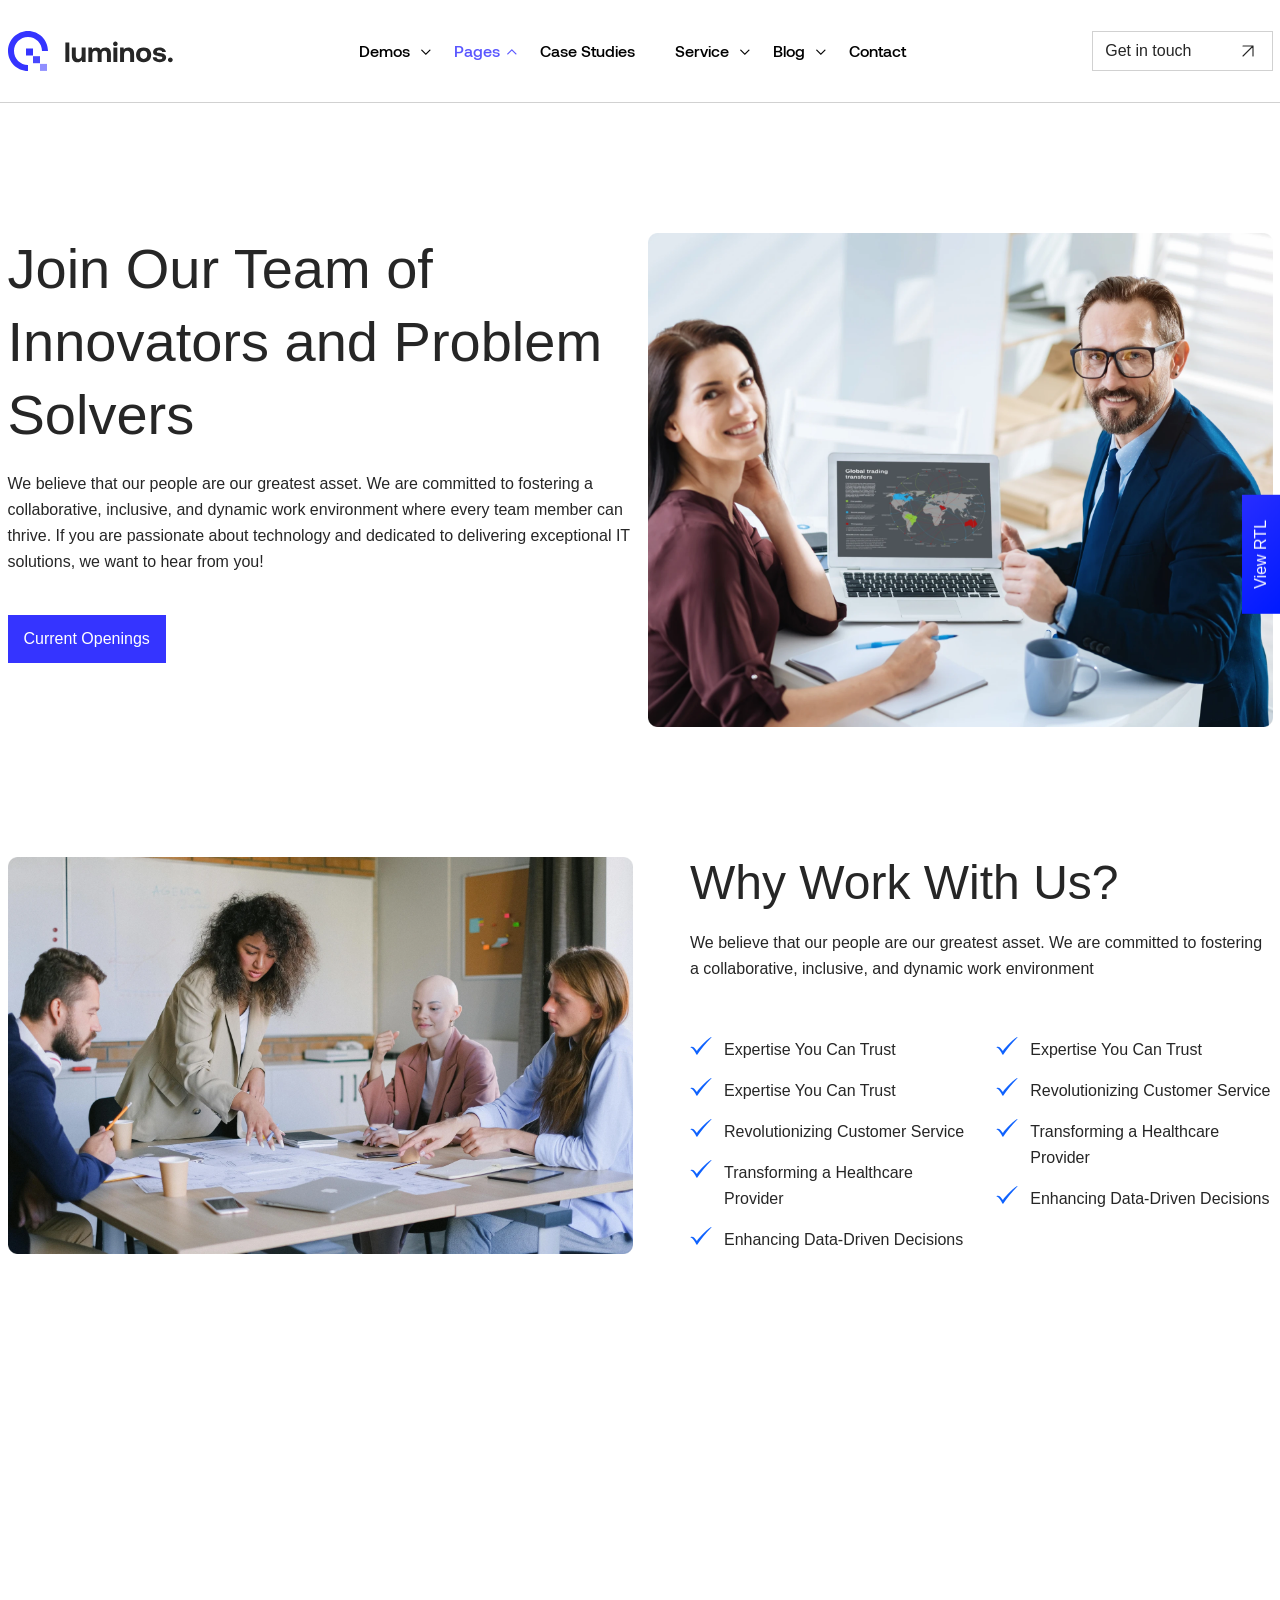
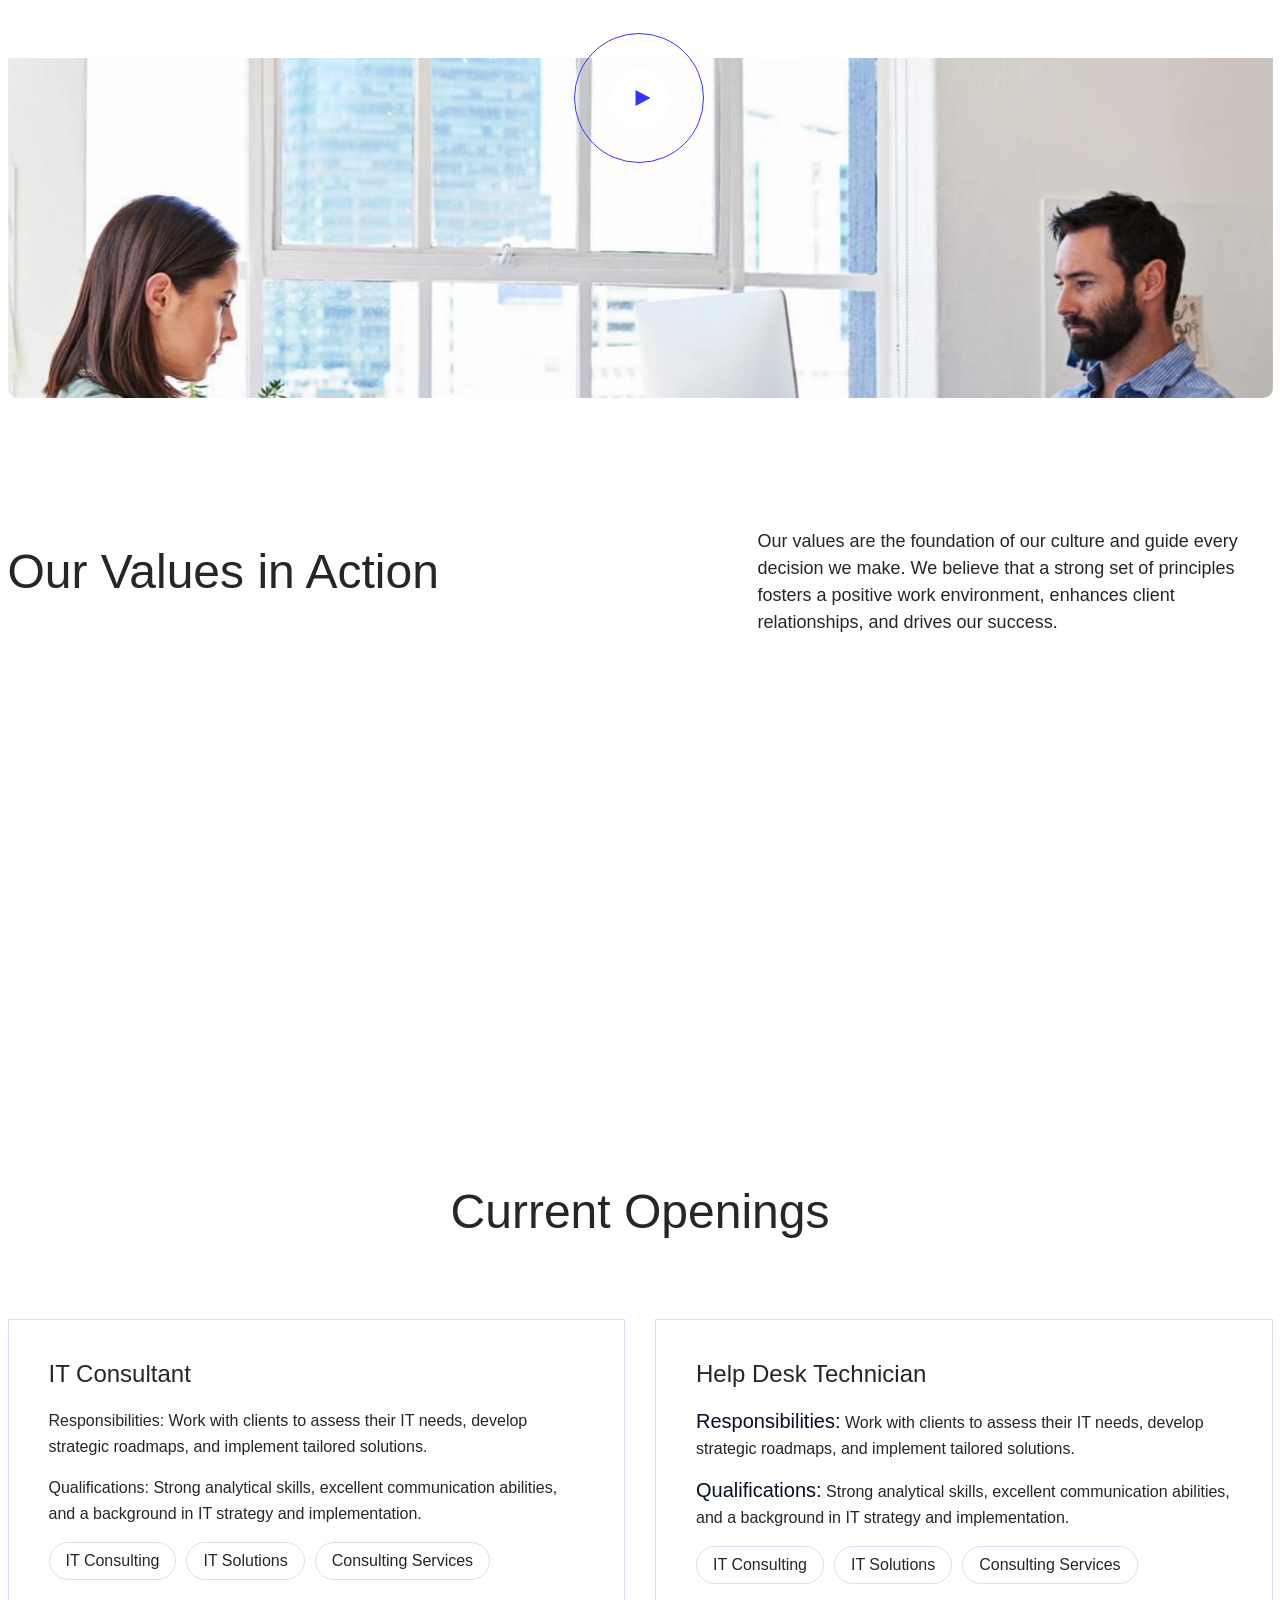
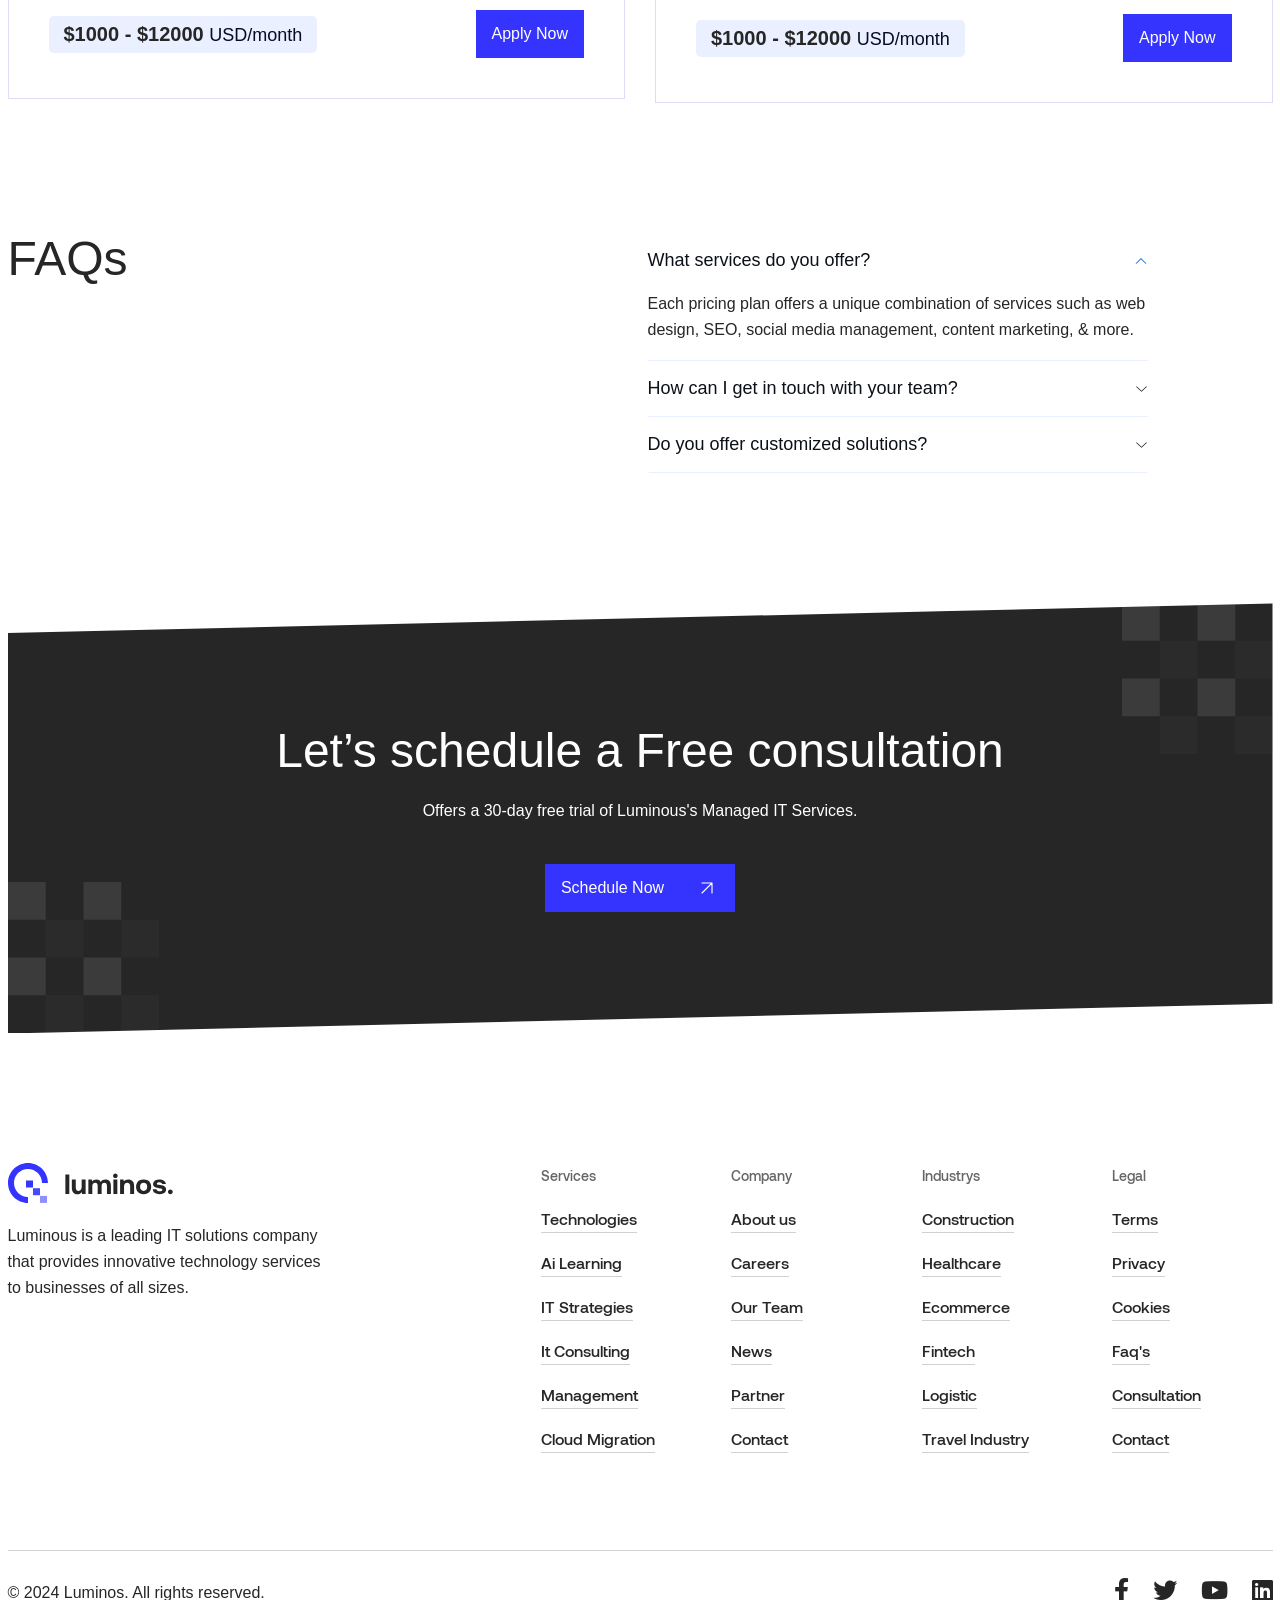
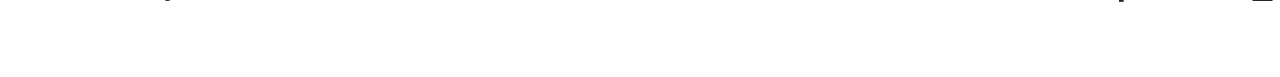
<file: luminos-html/career.html>
<!DOCTYPE html>
<html lang="en">

<head>
    <meta charset="UTF-8">
    <meta name="viewport" content="width=device-width, initial-scale=1.0">
    <meta name="description" content="Luminos - IT solutions for a growing businesses.">
    <link rel="shortcut icon" type="image/x-icon" href="assets/images/fav.png">
    <title>Luminos - IT solutions for a growing businesses</title>
    <link rel="stylesheet preload" href="assets/css/vendor/bootstrap.min.css" as="style" media="print"
        onload="this.media='all'">
    <link rel="stylesheet preload" href="assets/css/plugins/fontawesome.css" as="style" media="print"
        onload="this.media='all'">
    <link rel="stylesheet preload" href="assets/css/plugins/magnifying-popup.css" as="style" media="print"
        onload="this.media='all'">
    <link rel="stylesheet preload" href="assets/css/plugins/swiper.css" as="style" media="print"
        onload="this.media='all'">
    <link rel="stylesheet preload" href="assets/css/plugins/metismenu.css" as="style" media="print"
        onload="this.media='all'">
    <link rel="stylesheet preload" href="assets/css/style.css" as="style">
</head>

<body>
    <header class="header-style-one border-bottm">
    <div class="container">
        <div class="row">
            <div class="col-lg-12">
                <div class="header-wrapper-1">
                    <a href="index.html" class="logo-area">
                        <img src="assets/images/logo/logo-1.svg" alt="logo">
                    </a>
                    <div class="nav-area">
    <nav>
        <ul>
            <li class="has-dropdown">
                <a class="nav-link" href="#">
                    Demos
                    <i class="fa-duotone fa-regular fa-chevron-down"></i>
                </a>
                <ul class="submenu parent-nav with-border">
                    <li><a href="index.html"><i class="fa-sharp fa-regular fa-chevron-right"></i>Home One</a></li>
                    <li><a href="index-two.html"><i class="fa-sharp fa-regular fa-chevron-right"></i> Home Two</a></li>
                    <li><a href="index-three.html"><i class="fa-sharp fa-regular fa-chevron-right"></i> Home Three</a>
                    </li>
                    <li><a href="index-four.html"><i class="fa-sharp fa-regular fa-chevron-right"></i> Home Four</a>
                    </li>
                    <li><a href="index-five.html"><i class="fa-sharp fa-regular fa-chevron-right"></i> Home Five</a>
                    </li>
                </ul>
            </li>
            <li class="has-dropdown position-static with-megamenu margin-single-0">
                <a class="nav-link" href="#">Pages<i class="fa-duotone fa-regular fa-chevron-down"></i></a>
                <div class="submenu">
                    <div class="container">
                        <div class="row">
                            <div class="col-lg-3">
                                <ul class="single-menu parent-nav">
                                    <li><a href="about.html"><i
                                                class="fa-sharp fa-regular fa-chevron-right"></i>About</a></li>
                                    <li><a href="service.html"><i
                                                class="fa-sharp fa-regular fa-chevron-right"></i>Services</a>
                                    </li>
                                    <li><a href="service-single.html"><i
                                                class="fa-sharp fa-regular fa-chevron-right"></i>Services
                                            Single</a></li>
                                    <li><a href="pricing.html"><i
                                                class="fa-sharp fa-regular fa-chevron-right"></i>Pricing Plan</a></li>
                                    <li><a href="case-studies.html"><i
                                                class="fa-sharp fa-regular fa-chevron-right"></i>Case
                                            Studies</a></li>
                                    <li><a href="privacy-policy.html"><i
                                                class="fa-sharp fa-regular fa-chevron-right"></i>Privacy
                                            Policy</a></li>
                                </ul>
                            </div>
                            <div class="col-lg-3">
                                <ul class="single-menu parent-nav">
                                    <li><a href="case-studies-single.html"><i
                                                class="fa-sharp fa-regular fa-chevron-right"></i>Case
                                            Studies Single</a></li>
                                    <li><a href="why-choose-us.html"><i
                                                class="fa-sharp fa-regular fa-chevron-right"></i>Why Choose
                                            Us</a></li>
                                    <li><a href="career.html"><i
                                                class="fa-sharp fa-regular fa-chevron-right"></i>Career</a></li>
                                    <li><a href="career-single.html"><i
                                                class="fa-sharp fa-regular fa-chevron-right"></i>Career
                                            Single</a></li>
                                    <li><a href="industry.html"><i
                                                class="fa-sharp fa-regular fa-chevron-right"></i>Industry</a>
                                    </li>
                                </ul>
                            </div>
                            <div class="col-lg-3">
                                <ul class="single-menu parent-nav">
                                    <li><a href="apply.html"><i
                                                class="fa-sharp fa-regular fa-chevron-right"></i>Apply</a></li>
                                    <li><a href="team.html"><i class="fa-sharp fa-regular fa-chevron-right"></i>Team</a>
                                    </li>
                                    <li><a href="team-single.html"><i
                                                class="fa-sharp fa-regular fa-chevron-right"></i>Team
                                            Single</a></li>
                                    <li><a href="faq.html"><i class="fa-sharp fa-regular fa-chevron-right"></i>Faq's</a>
                                    </li>
                                    <li><a href="coming-soon.html"><i
                                                class="fa-sharp fa-regular fa-chevron-right"></i>Coming
                                            Soon</a>
                                    </li>
                                </ul>
                            </div>
                            <div class="col-lg-3">
                                <ul class="single-menu parent-nav">
                                    <li><a href="partner.html"><i class="fa-sharp fa-regular fa-chevron-right"></i>Our
                                            Partner</a>
                                    </li>
                                    <li><a href="award.html"><i
                                                class="fa-sharp fa-regular fa-chevron-right"></i>Award</a></li>
                                    <li><a href="free-consultation.html"><i
                                                class="fa-sharp fa-regular fa-chevron-right"></i>Free
                                            Consultation</a></li>
                                    <li><a href="terms-of-use.html"><i
                                                class="fa-sharp fa-regular fa-chevron-right"></i>Terms Of
                                            Use</a></li>
                                    <li><a href="404.html"><i class="fa-sharp fa-regular fa-chevron-right"></i>Error</a>
                                    </li>
                                </ul>
                            </div>
                        </div>
                    </div>
                </div>
            </li>
            <li><a class="nav-link" href="case-studies.html">Case Studies</a></li>
            <li class="has-dropdown position-static with-megamenu">
                <a class="nav-link" href="service.html">Service <i
                        class="fa-duotone fa-regular fa-chevron-down"></i></a>
                <div class="submenu">
                    <div class="container">
                        <div class="row">
                            <div class="col-lg-3">
                                <ul class="single-menu parent-nav">
                                    <li>
                                        <a class="single-service-area-wrapper" href="service-single.html">
                                            <div class="icon">
                                                <img src="assets/images/service/icons/22.svg" alt="service">
                                            </div>
                                            <div class="info">
                                                <h4 class="title">Cloud Migration</h4>
                                                <p>Moving data to cloud infrastructure.</p>
                                            </div>
                                        </a>
                                    </li>
                                    <li>
                                        <a class="single-service-area-wrapper" href="it-strategies.html">
                                            <div class="icon">
                                                <img src="assets/images/service/icons/23.svg" alt="service">
                                            </div>
                                            <div class="info">
                                                <h4 class="title">IT Strategies</h4>
                                                <p>Alignment, Innovation Scalability.</p>
                                            </div>
                                        </a>
                                    </li>
                                    <li>
                                        <a class="single-service-area-wrapper" href="cyber-security-service.html">
                                            <div class="icon">
                                                <img src="assets/images/service/icons/24.svg" alt="service">
                                            </div>
                                            <div class="info">
                                                <h4 class="title">Cyber Security</h4>
                                                <p>Protecting data software and networks.</p>
                                            </div>
                                        </a>
                                    </li>
                                </ul>
                            </div>
                            <div class="col-lg-3">
                                <ul class="single-menu parent-nav">
                                    <li>
                                        <a class="single-service-area-wrapper" href="technologies-service.html">
                                            <div class="icon">
                                                <img src="assets/images/service/icons/25.svg" alt="service">
                                            </div>
                                            <div class="info">
                                                <h4 class="title">Technologies</h4>
                                                <p>Empowering, innovative, transformative.</p>
                                            </div>
                                        </a>
                                    </li>
                                    <li>
                                        <a class="single-service-area-wrapper" href="it-consulting-service.html">
                                            <div class="icon">
                                                <img src="assets/images/service/icons/26.svg" alt="service">
                                            </div>
                                            <div class="info">
                                                <h4 class="title">IT Consulting Service</h4>
                                                <p>Expertise-driven technology problem-solving.</p>
                                            </div>
                                        </a>
                                    </li>
                                    <li>
                                        <a class="single-service-area-wrapper" href="development-service.html">
                                            <div class="icon">
                                                <img src="assets/images/service/icons/27.svg" alt="service">
                                            </div>
                                            <div class="info">
                                                <h4 class="title">Development</h4>
                                                <p>Creating innovative solutions through technology.</p>
                                            </div>
                                        </a>
                                    </li>
                                </ul>
                            </div>
                            <div class="col-lg-3">
                                <ul class="single-menu parent-nav">
                                    <li>
                                        <a class="single-service-area-wrapper" href="ai-learning-service.html">
                                            <div class="icon">
                                                <img src="assets/images/service/icons/28.svg" alt="service">
                                            </div>
                                            <div class="info">
                                                <h4 class="title">AI Learning</h4>
                                                <p>Empowering machines to mimic intelligence.</p>
                                            </div>
                                        </a>
                                    </li>
                                    <li>
                                        <a class="single-service-area-wrapper" href="management-service.html">
                                            <div class="icon">
                                                <img src="assets/images/service/icons/29.svg" alt="service">
                                            </div>
                                            <div class="info">
                                                <h4 class="title">Management</h4>
                                                <p>Organizing resources to achieve goals</p>
                                            </div>
                                        </a>
                                    </li>
                                    <li>
                                        <a class="single-service-area-wrapper" href="it-innovations.html">
                                            <div class="icon">
                                                <img src="assets/images/service/icons/30.svg" alt="service">
                                            </div>
                                            <div class="info">
                                                <h4 class="title">IT Innovations</h4>
                                                <p>Transforming ideas into digital solutions.</p>
                                            </div>
                                        </a>
                                    </li>
                                </ul>
                            </div>
                            <div class="col-lg-3">
                                <ul class="single-menu parent-nav industry-signle-menu">
                                    <li class="parent-top-industry">
                                        <p>Industries</p>
                                    </li>
                                    <li>
                                        <a class="industries" href="construction-industry.html">
                                            <img class="injectable" src="assets/images/icons/arrow-right.svg"
                                                alt="arrow">
                                            Constructions
                                        </a>
                                    </li>
                                    <li>
                                        <a class="industries" href="healthcare-industry.html">
                                            <img class="injectable" src="assets/images/icons/arrow-right.svg"
                                                alt="arrow">
                                            HealthCare
                                        </a>
                                    </li>
                                    <li>
                                        <a class="industries" href="ecommerce-industry.html">
                                            <img class="injectable" src="assets/images/icons/arrow-right.svg"
                                                alt="arrow">
                                            Retail & E-Commerce
                                        </a>
                                    </li>
                                    <li>
                                        <a class="industries" href="fintech-industry.html">
                                            <img class="injectable" src="assets/images/icons/arrow-right.svg"
                                                alt="arrow">
                                            Fintech
                                        </a>
                                    </li>
                                    <li>
                                        <a class="industries" href="logistic-industry.html">
                                            <img class="injectable" src="assets/images/icons/arrow-right.svg"
                                                alt="arrow">
                                            Logistics & Automotive
                                        </a>
                                    </li>
                                    <li>
                                        <a class="industries" href="travel-industry.html">
                                            <img class="injectable" src="assets/images/icons/arrow-right.svg"
                                                alt="arrow">
                                            Travel & Hospitality
                                        </a>
                                    </li>
                                </ul>
                            </div>
                        </div>
                    </div>
                </div>
            </li>

            <li class="has-dropdown ">
                <a class="nav-link" href="#">Blog <i class="fa-duotone fa-regular fa-chevron-down"></i></a>
                <ul class="submenu parent-nav with-border">
                    <li><a href="blog-list.html"><i class="fa-sharp fa-regular fa-chevron-right"></i>Blog List</a></li>
                    <li><a href="blog-grid.html"><i class="fa-sharp fa-regular fa-chevron-right"></i>Blog Grid</a>
                    </li>
                    <li><a href="blog-grid-two.html"><i class="fa-sharp fa-regular fa-chevron-right"></i>Blog Grid
                            Two</a>
                    </li>
                    <li><a href="blog-grid-four.html"><i class="fa-sharp fa-regular fa-chevron-right"></i>Blog Grid
                            Three</a>
                    </li>
                    <li><a href="blog-masonry.html"><i class="fa-sharp fa-regular fa-chevron-right"></i>Blog Masonry</a>
                    </li>
                    <li><a href="blog-details.html"><i class="fa-sharp fa-regular fa-chevron-right"></i>Blog Details</a>
                    </li>
                </ul>
            </li>
            <li><a class="nav-link" href="contact.html">Contact</a></li>
        </ul>
    </nav>
</div>
                    <div class="button-area-right-header">
                        <a href="contact.html" class="rts-btn btn-border">
                            Get in touch
                            <img class="injectable" src="assets/images/service/icons/13.svg" alt="arrow">
                        </a>
                        <div class="menu-btn-toggle">
                            <svg width="20" height="16" viewBox="0 0 20 16" fill="none"
                                xmlns="http://www.w3.org/2000/svg">
                                <rect y="14" width="20" height="2" fill="#1F1F25"></rect>
                                <rect y="7" width="20" height="2" fill="#1F1F25"></rect>
                                <rect width="20" height="2" fill="#1F1F25"></rect>
                            </svg>
                        </div>
                    </div>
                </div>
            </div>
        </div>
    </div>
</header>
<header class="header-style-one header--sticky">
    <div class="container">
        <div class="row">
            <div class="col-lg-12">
                <div class="header-wrapper-1">
                    <a href="index.html" class="logo-area">
                        <img src="assets/images/logo/logo-1.svg" alt="logo">
                    </a>
                    <div class="nav-area">
    <nav>
        <ul>
            <li class="has-dropdown">
                <a class="nav-link" href="#">
                    Demos
                    <i class="fa-duotone fa-regular fa-chevron-down"></i>
                </a>
                <ul class="submenu parent-nav with-border">
                    <li><a href="index.html"><i class="fa-sharp fa-regular fa-chevron-right"></i>Home One</a></li>
                    <li><a href="index-two.html"><i class="fa-sharp fa-regular fa-chevron-right"></i> Home Two</a></li>
                    <li><a href="index-three.html"><i class="fa-sharp fa-regular fa-chevron-right"></i> Home Three</a>
                    </li>
                    <li><a href="index-four.html"><i class="fa-sharp fa-regular fa-chevron-right"></i> Home Four</a>
                    </li>
                    <li><a href="index-five.html"><i class="fa-sharp fa-regular fa-chevron-right"></i> Home Five</a>
                    </li>
                </ul>
            </li>
            <li class="has-dropdown position-static with-megamenu margin-single-0">
                <a class="nav-link" href="#">Pages<i class="fa-duotone fa-regular fa-chevron-down"></i></a>
                <div class="submenu">
                    <div class="container">
                        <div class="row">
                            <div class="col-lg-3">
                                <ul class="single-menu parent-nav">
                                    <li><a href="about.html"><i
                                                class="fa-sharp fa-regular fa-chevron-right"></i>About</a></li>
                                    <li><a href="service.html"><i
                                                class="fa-sharp fa-regular fa-chevron-right"></i>Services</a>
                                    </li>
                                    <li><a href="service-single.html"><i
                                                class="fa-sharp fa-regular fa-chevron-right"></i>Services
                                            Single</a></li>
                                    <li><a href="pricing.html"><i
                                                class="fa-sharp fa-regular fa-chevron-right"></i>Pricing Plan</a></li>
                                    <li><a href="case-studies.html"><i
                                                class="fa-sharp fa-regular fa-chevron-right"></i>Case
                                            Studies</a></li>
                                    <li><a href="privacy-policy.html"><i
                                                class="fa-sharp fa-regular fa-chevron-right"></i>Privacy
                                            Policy</a></li>
                                </ul>
                            </div>
                            <div class="col-lg-3">
                                <ul class="single-menu parent-nav">
                                    <li><a href="case-studies-single.html"><i
                                                class="fa-sharp fa-regular fa-chevron-right"></i>Case
                                            Studies Single</a></li>
                                    <li><a href="why-choose-us.html"><i
                                                class="fa-sharp fa-regular fa-chevron-right"></i>Why Choose
                                            Us</a></li>
                                    <li><a href="career.html"><i
                                                class="fa-sharp fa-regular fa-chevron-right"></i>Career</a></li>
                                    <li><a href="career-single.html"><i
                                                class="fa-sharp fa-regular fa-chevron-right"></i>Career
                                            Single</a></li>
                                    <li><a href="industry.html"><i
                                                class="fa-sharp fa-regular fa-chevron-right"></i>Industry</a>
                                    </li>
                                </ul>
                            </div>
                            <div class="col-lg-3">
                                <ul class="single-menu parent-nav">
                                    <li><a href="apply.html"><i
                                                class="fa-sharp fa-regular fa-chevron-right"></i>Apply</a></li>
                                    <li><a href="team.html"><i class="fa-sharp fa-regular fa-chevron-right"></i>Team</a>
                                    </li>
                                    <li><a href="team-single.html"><i
                                                class="fa-sharp fa-regular fa-chevron-right"></i>Team
                                            Single</a></li>
                                    <li><a href="faq.html"><i class="fa-sharp fa-regular fa-chevron-right"></i>Faq's</a>
                                    </li>
                                    <li><a href="coming-soon.html"><i
                                                class="fa-sharp fa-regular fa-chevron-right"></i>Coming
                                            Soon</a>
                                    </li>
                                </ul>
                            </div>
                            <div class="col-lg-3">
                                <ul class="single-menu parent-nav">
                                    <li><a href="partner.html"><i class="fa-sharp fa-regular fa-chevron-right"></i>Our
                                            Partner</a>
                                    </li>
                                    <li><a href="award.html"><i
                                                class="fa-sharp fa-regular fa-chevron-right"></i>Award</a></li>
                                    <li><a href="free-consultation.html"><i
                                                class="fa-sharp fa-regular fa-chevron-right"></i>Free
                                            Consultation</a></li>
                                    <li><a href="terms-of-use.html"><i
                                                class="fa-sharp fa-regular fa-chevron-right"></i>Terms Of
                                            Use</a></li>
                                    <li><a href="404.html"><i class="fa-sharp fa-regular fa-chevron-right"></i>Error</a>
                                    </li>
                                </ul>
                            </div>
                        </div>
                    </div>
                </div>
            </li>
            <li><a class="nav-link" href="case-studies.html">Case Studies</a></li>
            <li class="has-dropdown position-static with-megamenu">
                <a class="nav-link" href="service.html">Service <i
                        class="fa-duotone fa-regular fa-chevron-down"></i></a>
                <div class="submenu">
                    <div class="container">
                        <div class="row">
                            <div class="col-lg-3">
                                <ul class="single-menu parent-nav">
                                    <li>
                                        <a class="single-service-area-wrapper" href="service-single.html">
                                            <div class="icon">
                                                <img src="assets/images/service/icons/22.svg" alt="service">
                                            </div>
                                            <div class="info">
                                                <h4 class="title">Cloud Migration</h4>
                                                <p>Moving data to cloud infrastructure.</p>
                                            </div>
                                        </a>
                                    </li>
                                    <li>
                                        <a class="single-service-area-wrapper" href="it-strategies.html">
                                            <div class="icon">
                                                <img src="assets/images/service/icons/23.svg" alt="service">
                                            </div>
                                            <div class="info">
                                                <h4 class="title">IT Strategies</h4>
                                                <p>Alignment, Innovation Scalability.</p>
                                            </div>
                                        </a>
                                    </li>
                                    <li>
                                        <a class="single-service-area-wrapper" href="cyber-security-service.html">
                                            <div class="icon">
                                                <img src="assets/images/service/icons/24.svg" alt="service">
                                            </div>
                                            <div class="info">
                                                <h4 class="title">Cyber Security</h4>
                                                <p>Protecting data software and networks.</p>
                                            </div>
                                        </a>
                                    </li>
                                </ul>
                            </div>
                            <div class="col-lg-3">
                                <ul class="single-menu parent-nav">
                                    <li>
                                        <a class="single-service-area-wrapper" href="technologies-service.html">
                                            <div class="icon">
                                                <img src="assets/images/service/icons/25.svg" alt="service">
                                            </div>
                                            <div class="info">
                                                <h4 class="title">Technologies</h4>
                                                <p>Empowering, innovative, transformative.</p>
                                            </div>
                                        </a>
                                    </li>
                                    <li>
                                        <a class="single-service-area-wrapper" href="it-consulting-service.html">
                                            <div class="icon">
                                                <img src="assets/images/service/icons/26.svg" alt="service">
                                            </div>
                                            <div class="info">
                                                <h4 class="title">IT Consulting Service</h4>
                                                <p>Expertise-driven technology problem-solving.</p>
                                            </div>
                                        </a>
                                    </li>
                                    <li>
                                        <a class="single-service-area-wrapper" href="development-service.html">
                                            <div class="icon">
                                                <img src="assets/images/service/icons/27.svg" alt="service">
                                            </div>
                                            <div class="info">
                                                <h4 class="title">Development</h4>
                                                <p>Creating innovative solutions through technology.</p>
                                            </div>
                                        </a>
                                    </li>
                                </ul>
                            </div>
                            <div class="col-lg-3">
                                <ul class="single-menu parent-nav">
                                    <li>
                                        <a class="single-service-area-wrapper" href="ai-learning-service.html">
                                            <div class="icon">
                                                <img src="assets/images/service/icons/28.svg" alt="service">
                                            </div>
                                            <div class="info">
                                                <h4 class="title">AI Learning</h4>
                                                <p>Empowering machines to mimic intelligence.</p>
                                            </div>
                                        </a>
                                    </li>
                                    <li>
                                        <a class="single-service-area-wrapper" href="management-service.html">
                                            <div class="icon">
                                                <img src="assets/images/service/icons/29.svg" alt="service">
                                            </div>
                                            <div class="info">
                                                <h4 class="title">Management</h4>
                                                <p>Organizing resources to achieve goals</p>
                                            </div>
                                        </a>
                                    </li>
                                    <li>
                                        <a class="single-service-area-wrapper" href="it-innovations.html">
                                            <div class="icon">
                                                <img src="assets/images/service/icons/30.svg" alt="service">
                                            </div>
                                            <div class="info">
                                                <h4 class="title">IT Innovations</h4>
                                                <p>Transforming ideas into digital solutions.</p>
                                            </div>
                                        </a>
                                    </li>
                                </ul>
                            </div>
                            <div class="col-lg-3">
                                <ul class="single-menu parent-nav industry-signle-menu">
                                    <li class="parent-top-industry">
                                        <p>Industries</p>
                                    </li>
                                    <li>
                                        <a class="industries" href="construction-industry.html">
                                            <img class="injectable" src="assets/images/icons/arrow-right.svg"
                                                alt="arrow">
                                            Constructions
                                        </a>
                                    </li>
                                    <li>
                                        <a class="industries" href="healthcare-industry.html">
                                            <img class="injectable" src="assets/images/icons/arrow-right.svg"
                                                alt="arrow">
                                            HealthCare
                                        </a>
                                    </li>
                                    <li>
                                        <a class="industries" href="ecommerce-industry.html">
                                            <img class="injectable" src="assets/images/icons/arrow-right.svg"
                                                alt="arrow">
                                            Retail & E-Commerce
                                        </a>
                                    </li>
                                    <li>
                                        <a class="industries" href="fintech-industry.html">
                                            <img class="injectable" src="assets/images/icons/arrow-right.svg"
                                                alt="arrow">
                                            Fintech
                                        </a>
                                    </li>
                                    <li>
                                        <a class="industries" href="logistic-industry.html">
                                            <img class="injectable" src="assets/images/icons/arrow-right.svg"
                                                alt="arrow">
                                            Logistics & Automotive
                                        </a>
                                    </li>
                                    <li>
                                        <a class="industries" href="travel-industry.html">
                                            <img class="injectable" src="assets/images/icons/arrow-right.svg"
                                                alt="arrow">
                                            Travel & Hospitality
                                        </a>
                                    </li>
                                </ul>
                            </div>
                        </div>
                    </div>
                </div>
            </li>

            <li class="has-dropdown ">
                <a class="nav-link" href="#">Blog <i class="fa-duotone fa-regular fa-chevron-down"></i></a>
                <ul class="submenu parent-nav with-border">
                    <li><a href="blog-list.html"><i class="fa-sharp fa-regular fa-chevron-right"></i>Blog List</a></li>
                    <li><a href="blog-grid.html"><i class="fa-sharp fa-regular fa-chevron-right"></i>Blog Grid</a>
                    </li>
                    <li><a href="blog-grid-two.html"><i class="fa-sharp fa-regular fa-chevron-right"></i>Blog Grid
                            Two</a>
                    </li>
                    <li><a href="blog-grid-four.html"><i class="fa-sharp fa-regular fa-chevron-right"></i>Blog Grid
                            Three</a>
                    </li>
                    <li><a href="blog-masonry.html"><i class="fa-sharp fa-regular fa-chevron-right"></i>Blog Masonry</a>
                    </li>
                    <li><a href="blog-details.html"><i class="fa-sharp fa-regular fa-chevron-right"></i>Blog Details</a>
                    </li>
                </ul>
            </li>
            <li><a class="nav-link" href="contact.html">Contact</a></li>
        </ul>
    </nav>
</div>
                    <div class="button-area-right-header">
                        <a href="contact.html" class="rts-btn btn-border">
                            Get in touch
                            <img class="injectable" src="assets/images/service/icons/13.svg" alt="arrow">
                        </a>
                        <div class="menu-btn-toggle">
                            <svg width="20" height="16" viewBox="0 0 20 16" fill="none"
                                xmlns="http://www.w3.org/2000/svg">
                                <rect y="14" width="20" height="2" fill="#1F1F25"></rect>
                                <rect y="7" width="20" height="2" fill="#1F1F25"></rect>
                                <rect width="20" height="2" fill="#1F1F25"></rect>
                            </svg>
                        </div>
                    </div>
                </div>
            </div>
        </div>
    </div>
</header>

    <!-- rts career banner area start -->
    <div class="rts-career-banner-area rts-section-gap">
        <div class="container">
            <div class="row">
                <div class="col-lg-6">
                    <div class="career-banner-wrapper">
                        <h1 class="title">
                            Join Our Team of Innovators and Problem Solvers
                        </h1>
                        <p class="disc">
                            We believe that our people are our greatest asset. We are committed to fostering a
                            collaborative, inclusive, and dynamic work environment where every team member can thrive.
                            If you are passionate about technology and dedicated to delivering exceptional IT solutions,
                            we want to hear from you!
                        </p>
                        <a href="#" class="rts-btn btn-primary btn-bold">Current Openings</a>
                    </div>
                </div>
                <div class="col-lg-6 mt_md--30 mt_sm--30 wow fadeInRight">
                    <div class="thumbnail-top">
                        <img src="assets/images/career/01.webp" alt="career">
                    </div>
                </div>
            </div>
        </div>
    </div>
    <!-- rts career banner area send -->

    <div class="rts-section-gap-top career-two-section">
        <div class="container">
            <div class="row">
                <div class="col-lg-6">
                    <div class="thumbnail-career-two wow fadeInLeft">
                        <img src="assets/images/career/02.webp" alt="career">
                    </div>
                </div>
                <div class="col-lg-6 pl--50 pl_md--15 pl_sm--10 mt_md--30 pt_sm--30">
                    <div class="career-right-two-wrapper">
                        <h2 class="title">Why Work With Us?</h2>
                        <p>We believe that our people are our greatest asset. We are committed to fostering a
                            collaborative, inclusive, and dynamic work environment</p>
                        <div class="check-wrapper-main">
                            <div class="single-wrapper">
                                <div class="check-wrapper">
                                    <div class="single-check">
                                        <img src="assets/images/service/01.svg" alt="service">
                                        <p>Expertise You Can Trust</p>
                                    </div>
                                    <div class="single-check">
                                        <img src="assets/images/service/01.svg" alt="service">
                                        <p>Expertise You Can Trust</p>
                                    </div>
                                    <div class="single-check">
                                        <img src="assets/images/service/01.svg" alt="service">
                                        <p>Revolutionizing Customer Service</p>
                                    </div>
                                    <div class="single-check">
                                        <img src="assets/images/service/01.svg" alt="service">
                                        <p>Transforming a Healthcare Provider</p>
                                    </div>
                                    <div class="single-check">
                                        <img src="assets/images/service/01.svg" alt="service">
                                        <p>Enhancing Data-Driven Decisions</p>
                                    </div>
                                </div>
                            </div>
                            <div class="single-wrapper">
                                <div class="check-wrapper">
                                    <div class="single-check">
                                        <img src="assets/images/service/01.svg" alt="service">
                                        <p>Expertise You Can Trust</p>
                                    </div>
                                    <div class="single-check">
                                        <img src="assets/images/service/01.svg" alt="service">
                                        <p>Revolutionizing Customer Service</p>
                                    </div>
                                    <div class="single-check">
                                        <img src="assets/images/service/01.svg" alt="service">
                                        <p>Transforming a Healthcare Provider</p>
                                    </div>
                                    <div class="single-check">
                                        <img src="assets/images/service/01.svg" alt="service">
                                        <p>Enhancing Data-Driven Decisions</p>
                                    </div>
                                </div>
                            </div>
                        </div>
                    </div>
                </div>
            </div>
        </div>
    </div>

    <!-- career video area start -->
    <div class="career-video-area-large-3 rts-section-gapTop">
        <div class="container">
            <div class="row">
                <div class="col-lg-12">
                    <div class="career-video-area-large position-relative bg_image jarallax" data-speed=".8">
                        <div class="vedio-icone">
                            <a class="video-play-button play-video popup-video"
                                href="https://www.youtube.com/watch?v=vZE0j_WCRvI">
                                <span></span>
                            </a>
                            <div class="video-overlay">
                                <a class="video-overlay-close">×</a>
                            </div>
                        </div>
                    </div>
                </div>
            </div>
        </div>
    </div>
    <!-- career video area end -->


    <!-- company values area start -->
    <div class="company-values-area rts-section-gap">
        <div class="container">
            <div class="row">
                <div class="col-lg-12">
                    <div class="title-between-area-wrapper-main">
                        <div class="title-left-area">
                            <h2 class="title">Our Values in Action</h2>
                        </div>
                        <p class="disc">
                            Our values are the foundation of our culture and guide every decision we make. We believe
                            that a strong set of principles fosters a positive work environment, enhances client
                            relationships, and drives our success.
                        </p>
                    </div>
                </div>
            </div>
            <div class="row g-5 mt--30">
                <div class="col-lg-4 wow fadeInUp" data-wow-delay=".1s">
                    <div class="single-values-in-action">
                        <div class="icon">
                            <img src="assets/images/career/01.svg" alt="icon">
                        </div>
                        <div class="information">
                            <h6 class="title">Integrity</h6>
                            <p>We uphold the highest standards of integrity in all our interactions.</p>
                        </div>
                    </div>
                </div>
                <div class="col-lg-4 wow fadeInUp" data-wow-delay=".3s">
                    <div class="single-values-in-action">
                        <div class="icon">
                            <img src="assets/images/career/02.svg" alt="icon">
                        </div>
                        <div class="information">
                            <h6 class="title">Innovation</h6>
                            <p>We uphold the highest standards of integrity in all our interactions.</p>
                        </div>
                    </div>
                </div>
                <div class="col-lg-4 wow fadeInUp" data-wow-delay=".5s">
                    <div class="single-values-in-action">
                        <div class="icon">
                            <img src="assets/images/career/03.svg" alt="icon">
                        </div>
                        <div class="information">
                            <h6 class="title">Collaboration</h6>
                            <p>We uphold the highest standards of integrity in all our interactions.</p>
                        </div>
                    </div>
                </div>
                <div class="col-lg-4 wow fadeInUp" data-wow-delay=".1s">
                    <div class="single-values-in-action">
                        <div class="icon">
                            <img src="assets/images/career/04.svg" alt="icon">
                        </div>
                        <div class="information">
                            <h6 class="title">Excellence</h6>
                            <p>We uphold the highest standards of integrity in all our interactions.</p>
                        </div>
                    </div>
                </div>
                <div class="col-lg-4 wow fadeInUp" data-wow-delay=".3s">
                    <div class="single-values-in-action">
                        <div class="icon">
                            <img src="assets/images/career/05.svg" alt="icon">
                        </div>
                        <div class="information">
                            <h6 class="title">Customer Focus</h6>
                            <p>We uphold the highest standards of integrity in all our interactions.</p>
                        </div>
                    </div>
                </div>
                <div class="col-lg-4 wow fadeInUp" data-wow-delay=".5s">
                    <div class="single-values-in-action">
                        <div class="icon">
                            <img src="assets/images/career/06.svg" alt="icon">
                        </div>
                        <div class="information">
                            <h6 class="title">Accountability</h6>
                            <p>We uphold the highest standards of integrity in all our interactions.</p>
                        </div>
                    </div>
                </div>
            </div>
        </div>
    </div>
    <!-- company values area end -->

    <!-- job opening area start -->
    <div class="job-opening-area rts-section-gapBottom">
        <div class="container">
            <div class="row">
                <div class="col-lg-12">
                    <div class="title-center-style-two">
                        <h2 class="title">Current Openings</h2>
                    </div>
                </div>
            </div>
            <div class="row g-5 mt--30">
                <div class="col-lg-6 wow fadeInUp" data-wow-delay=".1s">
                    <div class="single-job-opening-card">
                        <h4 class="title">IT Consultant</h4>
                        <p>Responsibilities: Work with clients to assess their IT needs, develop strategic roadmaps, and
                            implement tailored solutions.</p>
                        <p>Qualifications: Strong analytical skills, excellent communication abilities, and a background
                            in IT strategy and implementation.</p>
                        <div class="tag-wrapper">
                            <div class="single">
                                <span>IT Consulting</span>
                            </div>
                            <div class="single">
                                <span>IT Solutions</span>
                            </div>
                            <div class="single">
                                <span>Consulting Services</span>
                            </div>
                        </div>
                        <div class="bottom-area">
                            <div class="selary-range">
                                <p>$1000 - $12000 <span>USD/month</span></p>
                            </div>
                            <a href="#" class="rts-btn btn-primary btn-bold">Apply Now</a>
                        </div>
                    </div>
                </div>
                <div class="col-lg-6 wow fadeInUp" data-wow-delay=".3s">
                    <div class="single-job-opening-card">
                        <h4 class="title">Help Desk Technician</h4>
                        <p><span>Responsibilities:</span> Work with clients to assess their IT needs, develop strategic
                            roadmaps, and
                            implement tailored solutions.</p>
                        <p><span>Qualifications:</span> Strong analytical skills, excellent communication abilities, and
                            a background
                            in IT strategy and implementation.</p>
                        <div class="tag-wrapper">
                            <div class="single">
                                <span>IT Consulting</span>
                            </div>
                            <div class="single">
                                <span>IT Solutions</span>
                            </div>
                            <div class="single">
                                <span>Consulting Services</span>
                            </div>
                        </div>
                        <div class="bottom-area">
                            <div class="selary-range">
                                <p>$1000 - $12000 <span>USD/month</span></p>
                            </div>
                            <a href="#" class="rts-btn btn-primary btn-bold">Apply Now</a>
                        </div>
                    </div>
                </div>
            </div>
        </div>
    </div>
    <!-- job opening area end -->


    <!-- why choose us sectiona area start -->
    <div class="faqs-section rts-section-gapBottom">
        <div class="container">
            <div class="row">
                <div class="col-lg-6">
                    <h2 class="title">FAQs</h2>
                </div>
                <div class="col-lg-6">
                    <div class="faq-why-choose-left-accordion">
                        <div class="accordion" id="accordionExample">
                            <div class="accordion-item">
                                <h2 class="accordion-header" id="headingOne">
                                    <button class="accordion-button" type="button" data-bs-toggle="collapse"
                                        data-bs-target="#collapseOne" aria-expanded="true" aria-controls="collapseOne">
                                        What services do you offer?
                                    </button>
                                </h2>
                                <div id="collapseOne" class="accordion-collapse collapse show"
                                    aria-labelledby="headingOne" data-bs-parent="#accordionExample">
                                    <div class="accordion-body">
                                        Each pricing plan offers a unique combination of services such as web design,
                                        SEO, social media management, content marketing, &amp; more.
                                    </div>
                                </div>
                            </div>
                            <div class="accordion-item">
                                <h2 class="accordion-header" id="headingTwo">
                                    <button class="accordion-button collapsed" type="button" data-bs-toggle="collapse"
                                        data-bs-target="#collapseTwo" aria-expanded="false" aria-controls="collapseTwo">
                                        How can I get in touch with your team?
                                    </button>
                                </h2>
                                <div id="collapseTwo" class="accordion-collapse collapse" aria-labelledby="headingTwo"
                                    data-bs-parent="#accordionExample">
                                    <div class="accordion-body">
                                        Each pricing plan offers a unique combination of services such as web design,
                                        SEO, social media management, content marketing, &amp; more.
                                    </div>
                                </div>
                            </div>
                            <div class="accordion-item">
                                <h2 class="accordion-header" id="headingThree">
                                    <button class="accordion-button collapsed" type="button" data-bs-toggle="collapse"
                                        data-bs-target="#collapseThree" aria-expanded="false"
                                        aria-controls="collapseThree">
                                        Do you offer customized solutions?
                                    </button>
                                </h2>
                                <div id="collapseThree" class="accordion-collapse collapse"
                                    aria-labelledby="headingThree" data-bs-parent="#accordionExample">
                                    <div class="accordion-body">
                                        Each pricing plan offers a unique combination of services such as web design,
                                        SEO, social media management, content marketing, &amp; more.
                                    </div>
                                </div>
                            </div>
                        </div>
                    </div>
                </div>
            </div>
        </div>
    </div>
    <!-- why choose us sectiona area end -->


    <div class="rts-call-to-action-area">
        <div class="container">
            <div class="row">
                <div class="col-lg-12">
                    <div class="cta-two-wrapper">
                        <div class="inner">
                            <h2 class="title">Let’s schedule a Free consultation</h2>
                            <p>Offers a 30-day free trial of Luminous's Managed IT Services.</p>
                            <a href="#" class="rts-btn btn-primary wow fadeInUp" data-wow-delay=".5s"
                                style="visibility: visible; animation-delay: 0.5s; animation-name: fadeInUp;">
                                Schedule Now
                                <svg width="32" height="32" viewBox="0 0 32 32" fill="none"
                                    xmlns="http://www.w3.org/2000/svg"
                                    data-inject-url="http://localhost:3000/assets/images/service/icons/13.svg"
                                    class="injectable">
                                    <path
                                        d="M9.3335 22.6667L22.6668 9.33337M22.6668 9.33337H9.3335M22.6668 9.33337V22.6667"
                                        stroke="#999999" stroke-width="1.5" stroke-linecap="round"
                                        stroke-linejoin="round"></path>
                                </svg>
                            </a>
                        </div>

                        <div class="shape-area">
                            <img src="assets/images/cta/05.png" alt="cta" class="one wow toBottomLeft"
                                style="visibility: visible; animation-name: toBottomLeft;">
                            <img src="assets/images/cta/06.png" alt="cta" class="two wow toTopRight"
                                style="visibility: visible; animation-name: toTopRight;">
                        </div>
                    </div>
                </div>
            </div>
        </div>
    </div>






    <!-- rts footer area start -->
<div class="rts-footer-area rts-section-gapTop pb--80">
    <div class="container">
        <div class="row">
            <div class="col-lg-5 col-md-12">
                <div class="logo-area">
                    <a href="index.html" class="logo">
                        <img src="assets/images/logo/logo-1.svg" alt="logo">
                    </a>
                    <p class="disc">
                        Luminous is a leading IT solutions company that provides innovative technology services to
                        businesses of all sizes.
                    </p>
                </div>

            </div>
            <div class="col-lg-7">
                <div class="row g-5">
                    <div class="col-lg-3 col-md-6 col-sm-6 col-12">
                        <div class="single-nav-area-footer">
                            <p class="parent">Services</p>
                            <ul>
                                <li><a href="technologies-service.html">Technologies</a></li>
                                <li><a href="ai-learning-service.html">Ai Learning</a></li>
                                <li><a href="it-strategies.html">IT Strategies</a></li>
                                <li><a href="it-consulting-service.html">It Consulting</a></li>
                                <li><a href="management-service.html">Management</a></li>
                                <li><a href="service-single.html">Cloud Migration</a></li>
                            </ul>
                        </div>
                    </div>
                    <div class="col-lg-3 col-md-6 col-sm-6 col-12">
                        <div class="single-nav-area-footer">
                            <p class="parent">Company</p>
                            <ul>
                                <li><a href="about.html">About us</a></li>
                                <li><a href="career.html">Careers</a></li>
                                <li><a href="team.html">Our Team</a></li>
                                <li><a href="blog-grid.html">News</a></li>
                                <li><a href="partner.html">Partner</a></li>
                                <li><a href="contact.html">Contact</a></li>
                            </ul>
                        </div>
                    </div>
                    <div class="col-lg-3 col-md-6 col-sm-6 col-12">
                        <div class="single-nav-area-footer">
                            <p class="parent">Industrys</p>
                            <ul>
                                <li><a href="construction-industry.html">Construction</a></li>
                                <li><a href="healthcare-industry.html">Healthcare</a></li>
                                <li><a href="ecommerce-industry.html">Ecommerce</a></li>
                                <li><a href="fintech-industry.html">Fintech</a></li>
                                <li><a href="logistic-industry.html">Logistic</a></li>
                                <li><a href="travel-industry.html">Travel Industry</a></li>
                            </ul>
                        </div>
                    </div>
                    <div class="col-lg-3 col-md-6 col-sm-6 col-12">
                        <div class="single-nav-area-footer">
                            <p class="parent">Legal</p>
                            <ul>
                                <li><a href="terms-of-use.html">Terms</a></li>
                                <li><a href="privacy-policy.html">Privacy</a></li>
                                <li><a href="cookies-policy.html">Cookies</a></li>
                                <li><a href="faq.html">Faq's</a></li>
                                <li><a href="free-consultation.html">Consultation</a></li>
                                <li><a href="contact.html">Contact</a></li>
                            </ul>
                        </div>
                    </div>
                </div>
            </div>
        </div>
    </div>
</div>
<!-- rts footer area end -->

<!-- rts copyright area start -->
<div class="rts-copyright-area-one">
    <div class="container">
        <div class="row">
            <div class="col-lg-12">
                <div class="copyright-wrapper">
                    <p>© 2024 Luminos. All rights reserved.</p>
                    <div class="social-copyright-area">
                        <ul>
                            <li aria-label="Visit our Facebook page"><a href="#"><i
                                        class="fa-brands fa-facebook-f"></i></a></li>
                            <li aria-label="Visit our Twitter page"><a href="#"><i class="fa-brands fa-twitter"></i></a>
                            </li>
                            <li aria-label="Visit our Youtube page"><a href="#"><i class="fa-brands fa-youtube"></i></a>
                            </li>
                            <li aria-label="Visit our Linkedin page"><a href="#"><i
                                        class="fa-brands fa-linkedin"></i></a></li>
                        </ul>
                    </div>
                </div>
            </div>
        </div>
    </div>
</div>
<!-- rts copyright area end -->
    <!-- pre loader area start -->
<div class="loader-wrapper">
    <div class="loader">
    </div>
    <div class="loader-section section-left"></div>
    <div class="loader-section section-right"></div>
</div>

<!-- rtl btn area start -->
<div class="rtl-ltr-switcher-btn">
    <span class="rtl show">View RTL</span>
    <span class="ltr">View LTR</span>
</div>
<!-- rtl btn area end -->

<div id="side-bar" class="side-bar header-two" dir="ltr">
    <button class="close-icon-menu" aria-label="footer_Button"><i class="far fa-times"></i></button>
    <div class="mobile-menu-main">
        <nav class="nav-main mainmenu-nav mt--30">
            <ul class="mainmenu metismenu" id="mobile-menu-active">
                <li class="has-droupdown">
                    <a href="#" class="main">Home</a>
                    <ul class="submenu mm-collapse">
                        <li><a href="index.html">Home One</a></li>
                        <li><a href="index-two.html">Home Two</a></li>
                        <li><a href="index-three.html">Home Three</a></li>
                        <li><a href="index-four.html">Home Four</a></li>
                        <li><a href="index-five.html">Home Five</a></li>
                    </ul>
                </li>
                <li class="has-droupdown">
                    <a href="#" class="main">Pages</a>
                    <ul class="submenu mm-collapse">
                        <li><a href="about.html">About</a></li>
                        <li><a href="service.html">Services</a></li>
                        <li><a href="service-single.html">Services Single</a></li>
                        <li><a href="case-studies.html">Case Studies</a></li>
                        <li><a href="privacy-policy.html">Privacy Policy</a></li>
                        <li><a href="case-studies-single.html">Case Studies Single</a></li>
                        <li><a href="why-choose-us.html">Why Choose Us</a></li>
                        <li><a href="career.html">Career</a></li>
                        <li><a href="career-single.html">Career Single</a></li>
                        <li><a href="industry.html">Industry</a></li>
                        <li><a href="apply.html">Apply</a></li>
                        <li><a href="team.html">Team</a></li>
                        <li><a href="team-single.html">Team Single</a></li>
                        <li><a href="faq.html">Faq's</a></li>
                        <li><a href="coming-soon.html">Coming Soon</a></li>
                        <li><a href="partner.html">Our Partner</a></li>
                        <li><a href="award.html">Award</a></li>
                        <li><a href="free-consultation.html">Free Consultation</a></li>
                        <li><a href="terms-of-use.html">Terms Of Use</a></li>
                        <li><a href="404.html">Error</a></li>
                    </ul>
                </li>
                <li>
                    <a href="case-studies.html" class="main">Case Studies</a>
                </li>
                <li class="has-droupdown">
                    <a href="#" class="main">Services</a>
                    <ul class="submenu mm-collapse">
                        <li><a href="service.html">Service</a></li>
                        <li><a href="service-single.html">Cloud Migration</a></li>
                        <li><a href="it-strategies.html">IT Strategies</a></li>
                        <li><a href="cyber-security-service.html">Cyber Security</a></li>
                        <li><a href="technologies-service.html">Technologies</a></li>
                        <li><a href="it-consulting-service.html">IT Consulting</a></li>
                        <li><a href="development-service.html">Development</a></li>
                        <li><a href="ai-learning-service.html">AI Learning</a></li>
                        <li><a href="management-service.html">Management Service</a></li>
                        <li><a href="it-innovations.html">IT Innovations</a></li>
                    </ul>
                </li>
                <li class="has-droupdown">
                    <a href="#" class="main">Blog</a>
                    <ul class="submenu mm-collapse">
                        <li><a href="blog-list.html">Blog List</a></li>
                        <li><a href="blog-grid.html">Blog Grid</a></li>
                        <li><a href="blog-grid-two.html">Blog Grid Two</a></li>
                        <li><a href="blog-grid-four.html">Blog Grid Three</a></li>
                        <li><a href="blog-masonry.html">Blog Masonry</a></li>
                        <li><a href="blog-details.html">Blog Details</a></li>
                    </ul>
                </li>
                <li>
                    <a href="contact.html" class="main">Contact</a>
                </li>
            </ul>
        </nav>


        <div class="rts-social-border-area right-sidebar mt--80">
            <ul>
                <li><a href="#" aria-label="social link" data-description="social"><i
                            class="fa-brands fa-facebook-f"></i></a></li>
                <li><a href="#" aria-label="social link" data-description="social"><i
                            class="fa-brands fa-twitter"></i></a></li>
                <li><a href="#" aria-label="social link" data-description="social"><i
                            class="fa-brands fa-linkedin-in"></i></a></li>
                <li><a href="#" aria-label="social link" data-description="social"><i
                            class="fa-brands fa-pinterest"></i></a></li>
                <li><a href="#" aria-label="social link" data-description="social"><i
                            class="fa-brands fa-youtube"></i></a></li>
            </ul>
        </div>
    </div>
    <!-- mobile menu area end -->
</div>

<div id="anywhere-home"></div>

<!-- progress area start -->
<div class="progress-wrap">
    <svg class="progress-circle svg-content" width="100%" height="100%" viewBox="-1 -1 102 102">
        <path d="M50,1 a49,49 0 0,1 0,98 a49,49 0 0,1 0,-98"
            style="transition: stroke-dashoffset 10ms linear 0s; stroke-dasharray: 307.919, 307.919; stroke-dashoffset: 307.919;">
        </path>
    </svg>
</div>
<!-- progress area end -->


<script defer src="assets/js/plugins/jquery.js"></script>
<script defer src="assets/js/vendor/waw.js"></script>
<script defer src="assets/js/vendor/jarallax.js"></script>
<script defer src="assets/js/plugins/smooth-scroll.js"></script>

<script defer src="assets/js/plugins/counter-up.js"></script>
<script defer src="assets/js/vendor/waypoint.js"></script>
<script defer src="assets/js/plugins/popup.js"></script>

<script defer src="assets/js/plugins/swiper.js"></script>
<script defer src="assets/js/plugins/svg-inject.js"></script>
<script defer src="assets/js/plugins/metismenu.js"></script>
<script defer src="assets/js/vendor/contact-form.js"></script>
<script defer src="assets/js/vendor/bootstrap.min.js"></script>
<script defer src="assets/js/main.js"></script>
</body>

</html>
</file>
<file: luminos-documentation/assets/css/main.css>
:root {
    --primary-font: 'Roboto', sans-serif;
    --primary-color: #0dc270;
    --theme-color: #50D8D1;
    --action-color: #3858f6;
    --typo-dark: #111111;
    --typo-body: #444444;
    --typo-mid: #8A94A6;
    --typo-light: #A6AEBC;
    --bg-light: #F8F9FB;
    --color-success: #00865A;
    --color-alert: #F07300;
    --color-info: #0D55CF;
    --color-error: #DD2727;
    --radius: 4px;
    --radius-big: 6px;
    --radius-small: 2px;
    --w-light: 300;
    --w-regular: 400;
    --w-medium: 500;
    --w-semi-bold: 600;
    --w-bold: 700;
    --w-extra-bold: 800;
    --w-black: 900
}



.m-0 {
    margin: 0rem
}

.p-0 {
    padding: 0rem
}

.m-t-0 {
    margin-top: 0rem
}

.p-t-0 {
    padding-top: 0rem
}

@media (max-width: 991px) {
    .lg-m-0 {
        margin: 0rem !important
    }

    .lg-p-0 {
        padding: 0rem !important
    }

    .lg-m-t-0 {
        margin-top: 0rem !important
    }

    .lg-p-t-0 {
        padding-top: 0rem !important
    }
}

@media (max-width: 767px) {
    .md-m-0 {
        margin: 0rem !important
    }

    .md-p-0 {
        padding: 0rem !important
    }

    .md-m-t-0 {
        margin-top: 0rem !important
    }

    .md-p-t-0 {
        padding-top: 0rem !important
    }
}

.m-0 {
    margin: 0rem
}

.p-0 {
    padding: 0rem
}

.m-r-0 {
    margin-right: 0rem
}

.p-r-0 {
    padding-right: 0rem
}

@media (max-width: 991px) {
    .lg-m-0 {
        margin: 0rem !important
    }

    .lg-p-0 {
        padding: 0rem !important
    }

    .lg-m-r-0 {
        margin-right: 0rem !important
    }

    .lg-p-r-0 {
        padding-right: 0rem !important
    }
}

@media (max-width: 767px) {
    .md-m-0 {
        margin: 0rem !important
    }

    .md-p-0 {
        padding: 0rem !important
    }

    .md-m-r-0 {
        margin-right: 0rem !important
    }

    .md-p-r-0 {
        padding-right: 0rem !important
    }
}

.m-0 {
    margin: 0rem
}

.p-0 {
    padding: 0rem
}

.m-b-0 {
    margin-bottom: 0rem
}

.p-b-0 {
    padding-bottom: 0rem
}

@media (max-width: 991px) {
    .lg-m-0 {
        margin: 0rem !important
    }

    .lg-p-0 {
        padding: 0rem !important
    }

    .lg-m-b-0 {
        margin-bottom: 0rem !important
    }

    .lg-p-b-0 {
        padding-bottom: 0rem !important
    }
}

@media (max-width: 767px) {
    .md-m-0 {
        margin: 0rem !important
    }

    .md-p-0 {
        padding: 0rem !important
    }

    .md-m-b-0 {
        margin-bottom: 0rem !important
    }

    .md-p-b-0 {
        padding-bottom: 0rem !important
    }
}

.m-0 {
    margin: 0rem
}

.p-0 {
    padding: 0rem
}

.m-l-0 {
    margin-left: 0rem
}

.p-l-0 {
    padding-left: 0rem
}

@media (max-width: 991px) {
    .lg-m-0 {
        margin: 0rem !important
    }

    .lg-p-0 {
        padding: 0rem !important
    }

    .lg-m-l-0 {
        margin-left: 0rem !important
    }

    .lg-p-l-0 {
        padding-left: 0rem !important
    }
}

@media (max-width: 767px) {
    .md-m-0 {
        margin: 0rem !important
    }

    .md-p-0 {
        padding: 0rem !important
    }

    .md-m-l-0 {
        margin-left: 0rem !important
    }

    .md-p-l-0 {
        padding-left: 0rem !important
    }
}

.m-5 {
    margin: .5rem
}

.p-5 {
    padding: .5rem
}

.m-t-5 {
    margin-top: .5rem
}

.p-t-5 {
    padding-top: .5rem
}

@media (max-width: 991px) {
    .lg-m-5 {
        margin: .5rem !important
    }

    .lg-p-5 {
        padding: .5rem !important
    }

    .lg-m-t-5 {
        margin-top: .5rem !important
    }

    .lg-p-t-5 {
        padding-top: .5rem !important
    }
}

@media (max-width: 767px) {
    .md-m-5 {
        margin: .5rem !important
    }

    .md-p-5 {
        padding: .5rem !important
    }

    .md-m-t-5 {
        margin-top: .5rem !important
    }

    .md-p-t-5 {
        padding-top: .5rem !important
    }
}

.m-5 {
    margin: .5rem
}

.p-5 {
    padding: .5rem
}

.m-r-5 {
    margin-right: .5rem
}

.p-r-5 {
    padding-right: .5rem
}

@media (max-width: 991px) {
    .lg-m-5 {
        margin: .5rem !important
    }

    .lg-p-5 {
        padding: .5rem !important
    }

    .lg-m-r-5 {
        margin-right: .5rem !important
    }

    .lg-p-r-5 {
        padding-right: .5rem !important
    }
}

@media (max-width: 767px) {
    .md-m-5 {
        margin: .5rem !important
    }

    .md-p-5 {
        padding: .5rem !important
    }

    .md-m-r-5 {
        margin-right: .5rem !important
    }

    .md-p-r-5 {
        padding-right: .5rem !important
    }
}

.m-5 {
    margin: .5rem
}

.p-5 {
    padding: .5rem
}

.m-b-5 {
    margin-bottom: .5rem
}

.p-b-5 {
    padding-bottom: .5rem
}

@media (max-width: 991px) {
    .lg-m-5 {
        margin: .5rem !important
    }

    .lg-p-5 {
        padding: .5rem !important
    }

    .lg-m-b-5 {
        margin-bottom: .5rem !important
    }

    .lg-p-b-5 {
        padding-bottom: .5rem !important
    }
}

@media (max-width: 767px) {
    .md-m-5 {
        margin: .5rem !important
    }

    .md-p-5 {
        padding: .5rem !important
    }

    .md-m-b-5 {
        margin-bottom: .5rem !important
    }

    .md-p-b-5 {
        padding-bottom: .5rem !important
    }
}

.m-5 {
    margin: .5rem
}

.p-5 {
    padding: .5rem
}

.m-l-5 {
    margin-left: .5rem
}

.p-l-5 {
    padding-left: .5rem
}

@media (max-width: 991px) {
    .lg-m-5 {
        margin: .5rem !important
    }

    .lg-p-5 {
        padding: .5rem !important
    }

    .lg-m-l-5 {
        margin-left: .5rem !important
    }

    .lg-p-l-5 {
        padding-left: .5rem !important
    }
}

@media (max-width: 767px) {
    .md-m-5 {
        margin: .5rem !important
    }

    .md-p-5 {
        padding: .5rem !important
    }

    .md-m-l-5 {
        margin-left: .5rem !important
    }

    .md-p-l-5 {
        padding-left: .5rem !important
    }
}

.m-10 {
    margin: 1rem
}

.p-10 {
    padding: 1rem
}

.m-t-10 {
    margin-top: 1rem
}

.p-t-10 {
    padding-top: 1rem
}

@media (max-width: 991px) {
    .lg-m-10 {
        margin: 1rem !important
    }

    .lg-p-10 {
        padding: 1rem !important
    }

    .lg-m-t-10 {
        margin-top: 1rem !important
    }

    .lg-p-t-10 {
        padding-top: 1rem !important
    }
}

@media (max-width: 767px) {
    .md-m-10 {
        margin: 1rem !important
    }

    .md-p-10 {
        padding: 1rem !important
    }

    .md-m-t-10 {
        margin-top: 1rem !important
    }

    .md-p-t-10 {
        padding-top: 1rem !important
    }
}

.m-10 {
    margin: 1rem
}

.p-10 {
    padding: 1rem
}

.m-r-10 {
    margin-right: 1rem
}

.p-r-10 {
    padding-right: 1rem
}

@media (max-width: 991px) {
    .lg-m-10 {
        margin: 1rem !important
    }

    .lg-p-10 {
        padding: 1rem !important
    }

    .lg-m-r-10 {
        margin-right: 1rem !important
    }

    .lg-p-r-10 {
        padding-right: 1rem !important
    }
}

@media (max-width: 767px) {
    .md-m-10 {
        margin: 1rem !important
    }

    .md-p-10 {
        padding: 1rem !important
    }

    .md-m-r-10 {
        margin-right: 1rem !important
    }

    .md-p-r-10 {
        padding-right: 1rem !important
    }
}

.m-10 {
    margin: 1rem
}

.p-10 {
    padding: 1rem
}

.m-b-10 {
    margin-bottom: 1rem
}

.p-b-10 {
    padding-bottom: 1rem
}

@media (max-width: 991px) {
    .lg-m-10 {
        margin: 1rem !important
    }

    .lg-p-10 {
        padding: 1rem !important
    }

    .lg-m-b-10 {
        margin-bottom: 1rem !important
    }

    .lg-p-b-10 {
        padding-bottom: 1rem !important
    }
}

@media (max-width: 767px) {
    .md-m-10 {
        margin: 1rem !important
    }

    .md-p-10 {
        padding: 1rem !important
    }

    .md-m-b-10 {
        margin-bottom: 1rem !important
    }

    .md-p-b-10 {
        padding-bottom: 1rem !important
    }
}

.m-10 {
    margin: 1rem
}

.p-10 {
    padding: 1rem
}

.m-l-10 {
    margin-left: 1rem
}

.p-l-10 {
    padding-left: 1rem
}

@media (max-width: 991px) {
    .lg-m-10 {
        margin: 1rem !important
    }

    .lg-p-10 {
        padding: 1rem !important
    }

    .lg-m-l-10 {
        margin-left: 1rem !important
    }

    .lg-p-l-10 {
        padding-left: 1rem !important
    }
}

@media (max-width: 767px) {
    .md-m-10 {
        margin: 1rem !important
    }

    .md-p-10 {
        padding: 1rem !important
    }

    .md-m-l-10 {
        margin-left: 1rem !important
    }

    .md-p-l-10 {
        padding-left: 1rem !important
    }
}

.m-15 {
    margin: 1.5rem
}

.p-15 {
    padding: 1.5rem
}

.m-t-15 {
    margin-top: 1.5rem
}

.p-t-15 {
    padding-top: 1.5rem
}

@media (max-width: 991px) {
    .lg-m-15 {
        margin: 1.5rem !important
    }

    .lg-p-15 {
        padding: 1.5rem !important
    }

    .lg-m-t-15 {
        margin-top: 1.5rem !important
    }

    .lg-p-t-15 {
        padding-top: 1.5rem !important
    }
}

@media (max-width: 767px) {
    .md-m-15 {
        margin: 1.5rem !important
    }

    .md-p-15 {
        padding: 1.5rem !important
    }

    .md-m-t-15 {
        margin-top: 1.5rem !important
    }

    .md-p-t-15 {
        padding-top: 1.5rem !important
    }
}

.m-15 {
    margin: 1.5rem
}

.p-15 {
    padding: 1.5rem
}

.m-r-15 {
    margin-right: 1.5rem
}

.p-r-15 {
    padding-right: 1.5rem
}

@media (max-width: 991px) {
    .lg-m-15 {
        margin: 1.5rem !important
    }

    .lg-p-15 {
        padding: 1.5rem !important
    }

    .lg-m-r-15 {
        margin-right: 1.5rem !important
    }

    .lg-p-r-15 {
        padding-right: 1.5rem !important
    }
}

@media (max-width: 767px) {
    .md-m-15 {
        margin: 1.5rem !important
    }

    .md-p-15 {
        padding: 1.5rem !important
    }

    .md-m-r-15 {
        margin-right: 1.5rem !important
    }

    .md-p-r-15 {
        padding-right: 1.5rem !important
    }
}

.m-15 {
    margin: 1.5rem
}

.p-15 {
    padding: 1.5rem
}

.m-b-15 {
    margin-bottom: 1.5rem
}

.p-b-15 {
    padding-bottom: 1.5rem
}

@media (max-width: 991px) {
    .lg-m-15 {
        margin: 1.5rem !important
    }

    .lg-p-15 {
        padding: 1.5rem !important
    }

    .lg-m-b-15 {
        margin-bottom: 1.5rem !important
    }

    .lg-p-b-15 {
        padding-bottom: 1.5rem !important
    }
}

@media (max-width: 767px) {
    .md-m-15 {
        margin: 1.5rem !important
    }

    .md-p-15 {
        padding: 1.5rem !important
    }

    .md-m-b-15 {
        margin-bottom: 1.5rem !important
    }

    .md-p-b-15 {
        padding-bottom: 1.5rem !important
    }
}

.m-15 {
    margin: 1.5rem
}

.p-15 {
    padding: 1.5rem
}

.m-l-15 {
    margin-left: 1.5rem
}

.p-l-15 {
    padding-left: 1.5rem
}

@media (max-width: 991px) {
    .lg-m-15 {
        margin: 1.5rem !important
    }

    .lg-p-15 {
        padding: 1.5rem !important
    }

    .lg-m-l-15 {
        margin-left: 1.5rem !important
    }

    .lg-p-l-15 {
        padding-left: 1.5rem !important
    }
}

@media (max-width: 767px) {
    .md-m-15 {
        margin: 1.5rem !important
    }

    .md-p-15 {
        padding: 1.5rem !important
    }

    .md-m-l-15 {
        margin-left: 1.5rem !important
    }

    .md-p-l-15 {
        padding-left: 1.5rem !important
    }
}

.m-20 {
    margin: 2rem
}

.p-20 {
    padding: 2rem
}

.m-t-20 {
    margin-top: 2rem
}

.p-t-20 {
    padding-top: 2rem
}

@media (max-width: 991px) {
    .lg-m-20 {
        margin: 2rem !important
    }

    .lg-p-20 {
        padding: 2rem !important
    }

    .lg-m-t-20 {
        margin-top: 2rem !important
    }

    .lg-p-t-20 {
        padding-top: 2rem !important
    }
}

@media (max-width: 767px) {
    .md-m-20 {
        margin: 2rem !important
    }

    .md-p-20 {
        padding: 2rem !important
    }

    .md-m-t-20 {
        margin-top: 2rem !important
    }

    .md-p-t-20 {
        padding-top: 2rem !important
    }
}

.m-20 {
    margin: 2rem
}

.p-20 {
    padding: 2rem
}

.m-r-20 {
    margin-right: 2rem
}

.p-r-20 {
    padding-right: 2rem
}

@media (max-width: 991px) {
    .lg-m-20 {
        margin: 2rem !important
    }

    .lg-p-20 {
        padding: 2rem !important
    }

    .lg-m-r-20 {
        margin-right: 2rem !important
    }

    .lg-p-r-20 {
        padding-right: 2rem !important
    }
}

@media (max-width: 767px) {
    .md-m-20 {
        margin: 2rem !important
    }

    .md-p-20 {
        padding: 2rem !important
    }

    .md-m-r-20 {
        margin-right: 2rem !important
    }

    .md-p-r-20 {
        padding-right: 2rem !important
    }
}

.m-20 {
    margin: 2rem
}

.p-20 {
    padding: 2rem
}

.m-b-20 {
    margin-bottom: 2rem
}

.p-b-20 {
    padding-bottom: 2rem
}

@media (max-width: 991px) {
    .lg-m-20 {
        margin: 2rem !important
    }

    .lg-p-20 {
        padding: 2rem !important
    }

    .lg-m-b-20 {
        margin-bottom: 2rem !important
    }

    .lg-p-b-20 {
        padding-bottom: 2rem !important
    }
}

@media (max-width: 767px) {
    .md-m-20 {
        margin: 2rem !important
    }

    .md-p-20 {
        padding: 2rem !important
    }

    .md-m-b-20 {
        margin-bottom: 2rem !important
    }

    .md-p-b-20 {
        padding-bottom: 2rem !important
    }
}

.m-20 {
    margin: 2rem
}

.p-20 {
    padding: 2rem
}

.m-l-20 {
    margin-left: 2rem
}

.p-l-20 {
    padding-left: 2rem
}

@media (max-width: 991px) {
    .lg-m-20 {
        margin: 2rem !important
    }

    .lg-p-20 {
        padding: 2rem !important
    }

    .lg-m-l-20 {
        margin-left: 2rem !important
    }

    .lg-p-l-20 {
        padding-left: 2rem !important
    }
}

@media (max-width: 767px) {
    .md-m-20 {
        margin: 2rem !important
    }

    .md-p-20 {
        padding: 2rem !important
    }

    .md-m-l-20 {
        margin-left: 2rem !important
    }

    .md-p-l-20 {
        padding-left: 2rem !important
    }
}

.m-25 {
    margin: 2.5rem
}

.p-25 {
    padding: 2.5rem
}

.m-t-25 {
    margin-top: 2.5rem
}

.p-t-25 {
    padding-top: 2.5rem
}

@media (max-width: 991px) {
    .lg-m-25 {
        margin: 2.5rem !important
    }

    .lg-p-25 {
        padding: 2.5rem !important
    }

    .lg-m-t-25 {
        margin-top: 2.5rem !important
    }

    .lg-p-t-25 {
        padding-top: 2.5rem !important
    }
}

@media (max-width: 767px) {
    .md-m-25 {
        margin: 2.5rem !important
    }

    .md-p-25 {
        padding: 2.5rem !important
    }

    .md-m-t-25 {
        margin-top: 2.5rem !important
    }

    .md-p-t-25 {
        padding-top: 2.5rem !important
    }
}

.m-25 {
    margin: 2.5rem
}

.p-25 {
    padding: 2.5rem
}

.m-r-25 {
    margin-right: 2.5rem
}

.p-r-25 {
    padding-right: 2.5rem
}

@media (max-width: 991px) {
    .lg-m-25 {
        margin: 2.5rem !important
    }

    .lg-p-25 {
        padding: 2.5rem !important
    }

    .lg-m-r-25 {
        margin-right: 2.5rem !important
    }

    .lg-p-r-25 {
        padding-right: 2.5rem !important
    }
}

@media (max-width: 767px) {
    .md-m-25 {
        margin: 2.5rem !important
    }

    .md-p-25 {
        padding: 2.5rem !important
    }

    .md-m-r-25 {
        margin-right: 2.5rem !important
    }

    .md-p-r-25 {
        padding-right: 2.5rem !important
    }
}

.m-25 {
    margin: 2.5rem
}

.p-25 {
    padding: 2.5rem
}

.m-b-25 {
    margin-bottom: 2.5rem
}

.p-b-25 {
    padding-bottom: 2.5rem
}

@media (max-width: 991px) {
    .lg-m-25 {
        margin: 2.5rem !important
    }

    .lg-p-25 {
        padding: 2.5rem !important
    }

    .lg-m-b-25 {
        margin-bottom: 2.5rem !important
    }

    .lg-p-b-25 {
        padding-bottom: 2.5rem !important
    }
}

@media (max-width: 767px) {
    .md-m-25 {
        margin: 2.5rem !important
    }

    .md-p-25 {
        padding: 2.5rem !important
    }

    .md-m-b-25 {
        margin-bottom: 2.5rem !important
    }

    .md-p-b-25 {
        padding-bottom: 2.5rem !important
    }
}

.m-25 {
    margin: 2.5rem
}

.p-25 {
    padding: 2.5rem
}

.m-l-25 {
    margin-left: 2.5rem
}

.p-l-25 {
    padding-left: 2.5rem
}

@media (max-width: 991px) {
    .lg-m-25 {
        margin: 2.5rem !important
    }

    .lg-p-25 {
        padding: 2.5rem !important
    }

    .lg-m-l-25 {
        margin-left: 2.5rem !important
    }

    .lg-p-l-25 {
        padding-left: 2.5rem !important
    }
}

@media (max-width: 767px) {
    .md-m-25 {
        margin: 2.5rem !important
    }

    .md-p-25 {
        padding: 2.5rem !important
    }

    .md-m-l-25 {
        margin-left: 2.5rem !important
    }

    .md-p-l-25 {
        padding-left: 2.5rem !important
    }
}

.m-30 {
    margin: 3rem
}

.p-30 {
    padding: 3rem
}

.m-t-30 {
    margin-top: 3rem
}

.p-t-30 {
    padding-top: 3rem
}

@media (max-width: 991px) {
    .lg-m-30 {
        margin: 3rem !important
    }

    .lg-p-30 {
        padding: 3rem !important
    }

    .lg-m-t-30 {
        margin-top: 3rem !important
    }

    .lg-p-t-30 {
        padding-top: 3rem !important
    }
}

@media (max-width: 767px) {
    .md-m-30 {
        margin: 3rem !important
    }

    .md-p-30 {
        padding: 3rem !important
    }

    .md-m-t-30 {
        margin-top: 3rem !important
    }

    .md-p-t-30 {
        padding-top: 3rem !important
    }
}

.m-30 {
    margin: 3rem
}

.p-30 {
    padding: 3rem
}

.m-r-30 {
    margin-right: 3rem
}

.p-r-30 {
    padding-right: 3rem
}

@media (max-width: 991px) {
    .lg-m-30 {
        margin: 3rem !important
    }

    .lg-p-30 {
        padding: 3rem !important
    }

    .lg-m-r-30 {
        margin-right: 3rem !important
    }

    .lg-p-r-30 {
        padding-right: 3rem !important
    }
}

@media (max-width: 767px) {
    .md-m-30 {
        margin: 3rem !important
    }

    .md-p-30 {
        padding: 3rem !important
    }

    .md-m-r-30 {
        margin-right: 3rem !important
    }

    .md-p-r-30 {
        padding-right: 3rem !important
    }
}

.m-30 {
    margin: 3rem
}

.p-30 {
    padding: 3rem
}

.m-b-30 {
    margin-bottom: 3rem
}

.p-b-30 {
    padding-bottom: 3rem
}

@media (max-width: 991px) {
    .lg-m-30 {
        margin: 3rem !important
    }

    .lg-p-30 {
        padding: 3rem !important
    }

    .lg-m-b-30 {
        margin-bottom: 3rem !important
    }

    .lg-p-b-30 {
        padding-bottom: 3rem !important
    }
}

@media (max-width: 767px) {
    .md-m-30 {
        margin: 3rem !important
    }

    .md-p-30 {
        padding: 3rem !important
    }

    .md-m-b-30 {
        margin-bottom: 3rem !important
    }

    .md-p-b-30 {
        padding-bottom: 3rem !important
    }
}

.m-30 {
    margin: 3rem
}

.p-30 {
    padding: 3rem
}

.m-l-30 {
    margin-left: 3rem
}

.p-l-30 {
    padding-left: 3rem
}

@media (max-width: 991px) {
    .lg-m-30 {
        margin: 3rem !important
    }

    .lg-p-30 {
        padding: 3rem !important
    }

    .lg-m-l-30 {
        margin-left: 3rem !important
    }

    .lg-p-l-30 {
        padding-left: 3rem !important
    }
}

@media (max-width: 767px) {
    .md-m-30 {
        margin: 3rem !important
    }

    .md-p-30 {
        padding: 3rem !important
    }

    .md-m-l-30 {
        margin-left: 3rem !important
    }

    .md-p-l-30 {
        padding-left: 3rem !important
    }
}

.m-35 {
    margin: 3.5rem
}

.p-35 {
    padding: 3.5rem
}

.m-t-35 {
    margin-top: 3.5rem
}

.p-t-35 {
    padding-top: 3.5rem
}

@media (max-width: 991px) {
    .lg-m-35 {
        margin: 3.5rem !important
    }

    .lg-p-35 {
        padding: 3.5rem !important
    }

    .lg-m-t-35 {
        margin-top: 3.5rem !important
    }

    .lg-p-t-35 {
        padding-top: 3.5rem !important
    }
}

@media (max-width: 767px) {
    .md-m-35 {
        margin: 3.5rem !important
    }

    .md-p-35 {
        padding: 3.5rem !important
    }

    .md-m-t-35 {
        margin-top: 3.5rem !important
    }

    .md-p-t-35 {
        padding-top: 3.5rem !important
    }
}

.m-35 {
    margin: 3.5rem
}

.p-35 {
    padding: 3.5rem
}

.m-r-35 {
    margin-right: 3.5rem
}

.p-r-35 {
    padding-right: 3.5rem
}

@media (max-width: 991px) {
    .lg-m-35 {
        margin: 3.5rem !important
    }

    .lg-p-35 {
        padding: 3.5rem !important
    }

    .lg-m-r-35 {
        margin-right: 3.5rem !important
    }

    .lg-p-r-35 {
        padding-right: 3.5rem !important
    }
}

@media (max-width: 767px) {
    .md-m-35 {
        margin: 3.5rem !important
    }

    .md-p-35 {
        padding: 3.5rem !important
    }

    .md-m-r-35 {
        margin-right: 3.5rem !important
    }

    .md-p-r-35 {
        padding-right: 3.5rem !important
    }
}

.m-35 {
    margin: 3.5rem
}

.p-35 {
    padding: 3.5rem
}

.m-b-35 {
    margin-bottom: 3.5rem
}

.p-b-35 {
    padding-bottom: 3.5rem
}

@media (max-width: 991px) {
    .lg-m-35 {
        margin: 3.5rem !important
    }

    .lg-p-35 {
        padding: 3.5rem !important
    }

    .lg-m-b-35 {
        margin-bottom: 3.5rem !important
    }

    .lg-p-b-35 {
        padding-bottom: 3.5rem !important
    }
}

@media (max-width: 767px) {
    .md-m-35 {
        margin: 3.5rem !important
    }

    .md-p-35 {
        padding: 3.5rem !important
    }

    .md-m-b-35 {
        margin-bottom: 3.5rem !important
    }

    .md-p-b-35 {
        padding-bottom: 3.5rem !important
    }
}

.m-35 {
    margin: 3.5rem
}

.p-35 {
    padding: 3.5rem
}

.m-l-35 {
    margin-left: 3.5rem
}

.p-l-35 {
    padding-left: 3.5rem
}

@media (max-width: 991px) {
    .lg-m-35 {
        margin: 3.5rem !important
    }

    .lg-p-35 {
        padding: 3.5rem !important
    }

    .lg-m-l-35 {
        margin-left: 3.5rem !important
    }

    .lg-p-l-35 {
        padding-left: 3.5rem !important
    }
}

@media (max-width: 767px) {
    .md-m-35 {
        margin: 3.5rem !important
    }

    .md-p-35 {
        padding: 3.5rem !important
    }

    .md-m-l-35 {
        margin-left: 3.5rem !important
    }

    .md-p-l-35 {
        padding-left: 3.5rem !important
    }
}

.m-40 {
    margin: 4rem
}

.p-40 {
    padding: 4rem
}

.m-t-40 {
    margin-top: 4rem
}

.p-t-40 {
    padding-top: 4rem
}

@media (max-width: 991px) {
    .lg-m-40 {
        margin: 4rem !important
    }

    .lg-p-40 {
        padding: 4rem !important
    }

    .lg-m-t-40 {
        margin-top: 4rem !important
    }

    .lg-p-t-40 {
        padding-top: 4rem !important
    }
}

@media (max-width: 767px) {
    .md-m-40 {
        margin: 4rem !important
    }

    .md-p-40 {
        padding: 4rem !important
    }

    .md-m-t-40 {
        margin-top: 4rem !important
    }

    .md-p-t-40 {
        padding-top: 4rem !important
    }
}

.m-40 {
    margin: 4rem
}

.p-40 {
    padding: 4rem
}

.m-r-40 {
    margin-right: 4rem
}

.p-r-40 {
    padding-right: 4rem
}

@media (max-width: 991px) {
    .lg-m-40 {
        margin: 4rem !important
    }

    .lg-p-40 {
        padding: 4rem !important
    }

    .lg-m-r-40 {
        margin-right: 4rem !important
    }

    .lg-p-r-40 {
        padding-right: 4rem !important
    }
}

@media (max-width: 767px) {
    .md-m-40 {
        margin: 4rem !important
    }

    .md-p-40 {
        padding: 4rem !important
    }

    .md-m-r-40 {
        margin-right: 4rem !important
    }

    .md-p-r-40 {
        padding-right: 4rem !important
    }
}

.m-40 {
    margin: 4rem
}

.p-40 {
    padding: 4rem
}

.m-b-40 {
    margin-bottom: 4rem
}

.p-b-40 {
    padding-bottom: 4rem
}

@media (max-width: 991px) {
    .lg-m-40 {
        margin: 4rem !important
    }

    .lg-p-40 {
        padding: 4rem !important
    }

    .lg-m-b-40 {
        margin-bottom: 4rem !important
    }

    .lg-p-b-40 {
        padding-bottom: 4rem !important
    }
}

@media (max-width: 767px) {
    .md-m-40 {
        margin: 4rem !important
    }

    .md-p-40 {
        padding: 4rem !important
    }

    .md-m-b-40 {
        margin-bottom: 4rem !important
    }

    .md-p-b-40 {
        padding-bottom: 4rem !important
    }
}

.m-40 {
    margin: 4rem
}

.p-40 {
    padding: 4rem
}

.m-l-40 {
    margin-left: 4rem
}

.p-l-40 {
    padding-left: 4rem
}

@media (max-width: 991px) {
    .lg-m-40 {
        margin: 4rem !important
    }

    .lg-p-40 {
        padding: 4rem !important
    }

    .lg-m-l-40 {
        margin-left: 4rem !important
    }

    .lg-p-l-40 {
        padding-left: 4rem !important
    }
}

@media (max-width: 767px) {
    .md-m-40 {
        margin: 4rem !important
    }

    .md-p-40 {
        padding: 4rem !important
    }

    .md-m-l-40 {
        margin-left: 4rem !important
    }

    .md-p-l-40 {
        padding-left: 4rem !important
    }
}

.m-45 {
    margin: 4.5rem
}

.p-45 {
    padding: 4.5rem
}

.m-t-45 {
    margin-top: 4.5rem
}

.p-t-45 {
    padding-top: 4.5rem
}

@media (max-width: 991px) {
    .lg-m-45 {
        margin: 4.5rem !important
    }

    .lg-p-45 {
        padding: 4.5rem !important
    }

    .lg-m-t-45 {
        margin-top: 4.5rem !important
    }

    .lg-p-t-45 {
        padding-top: 4.5rem !important
    }
}

@media (max-width: 767px) {
    .md-m-45 {
        margin: 4.5rem !important
    }

    .md-p-45 {
        padding: 4.5rem !important
    }

    .md-m-t-45 {
        margin-top: 4.5rem !important
    }

    .md-p-t-45 {
        padding-top: 4.5rem !important
    }
}

.m-45 {
    margin: 4.5rem
}

.p-45 {
    padding: 4.5rem
}

.m-r-45 {
    margin-right: 4.5rem
}

.p-r-45 {
    padding-right: 4.5rem
}

@media (max-width: 991px) {
    .lg-m-45 {
        margin: 4.5rem !important
    }

    .lg-p-45 {
        padding: 4.5rem !important
    }

    .lg-m-r-45 {
        margin-right: 4.5rem !important
    }

    .lg-p-r-45 {
        padding-right: 4.5rem !important
    }
}

@media (max-width: 767px) {
    .md-m-45 {
        margin: 4.5rem !important
    }

    .md-p-45 {
        padding: 4.5rem !important
    }

    .md-m-r-45 {
        margin-right: 4.5rem !important
    }

    .md-p-r-45 {
        padding-right: 4.5rem !important
    }
}

.m-45 {
    margin: 4.5rem
}

.p-45 {
    padding: 4.5rem
}

.m-b-45 {
    margin-bottom: 4.5rem
}

.p-b-45 {
    padding-bottom: 4.5rem
}

@media (max-width: 991px) {
    .lg-m-45 {
        margin: 4.5rem !important
    }

    .lg-p-45 {
        padding: 4.5rem !important
    }

    .lg-m-b-45 {
        margin-bottom: 4.5rem !important
    }

    .lg-p-b-45 {
        padding-bottom: 4.5rem !important
    }
}

@media (max-width: 767px) {
    .md-m-45 {
        margin: 4.5rem !important
    }

    .md-p-45 {
        padding: 4.5rem !important
    }

    .md-m-b-45 {
        margin-bottom: 4.5rem !important
    }

    .md-p-b-45 {
        padding-bottom: 4.5rem !important
    }
}

.m-45 {
    margin: 4.5rem
}

.p-45 {
    padding: 4.5rem
}

.m-l-45 {
    margin-left: 4.5rem
}

.p-l-45 {
    padding-left: 4.5rem
}

@media (max-width: 991px) {
    .lg-m-45 {
        margin: 4.5rem !important
    }

    .lg-p-45 {
        padding: 4.5rem !important
    }

    .lg-m-l-45 {
        margin-left: 4.5rem !important
    }

    .lg-p-l-45 {
        padding-left: 4.5rem !important
    }
}

@media (max-width: 767px) {
    .md-m-45 {
        margin: 4.5rem !important
    }

    .md-p-45 {
        padding: 4.5rem !important
    }

    .md-m-l-45 {
        margin-left: 4.5rem !important
    }

    .md-p-l-45 {
        padding-left: 4.5rem !important
    }
}

.m-50 {
    margin: 5rem
}

.p-50 {
    padding: 5rem
}

.m-t-50 {
    margin-top: 5rem
}

.p-t-50 {
    padding-top: 5rem
}

@media (max-width: 991px) {
    .lg-m-50 {
        margin: 5rem !important
    }

    .lg-p-50 {
        padding: 5rem !important
    }

    .lg-m-t-50 {
        margin-top: 5rem !important
    }

    .lg-p-t-50 {
        padding-top: 5rem !important
    }
}

@media (max-width: 767px) {
    .md-m-50 {
        margin: 5rem !important
    }

    .md-p-50 {
        padding: 5rem !important
    }

    .md-m-t-50 {
        margin-top: 5rem !important
    }

    .md-p-t-50 {
        padding-top: 5rem !important
    }
}

.m-50 {
    margin: 5rem
}

.p-50 {
    padding: 5rem
}

.m-r-50 {
    margin-right: 5rem
}

.p-r-50 {
    padding-right: 5rem
}

@media (max-width: 991px) {
    .lg-m-50 {
        margin: 5rem !important
    }

    .lg-p-50 {
        padding: 5rem !important
    }

    .lg-m-r-50 {
        margin-right: 5rem !important
    }

    .lg-p-r-50 {
        padding-right: 5rem !important
    }
}

@media (max-width: 767px) {
    .md-m-50 {
        margin: 5rem !important
    }

    .md-p-50 {
        padding: 5rem !important
    }

    .md-m-r-50 {
        margin-right: 5rem !important
    }

    .md-p-r-50 {
        padding-right: 5rem !important
    }
}

.m-50 {
    margin: 5rem
}

.p-50 {
    padding: 5rem
}

.m-b-50 {
    margin-bottom: 5rem
}

.p-b-50 {
    padding-bottom: 5rem
}

@media (max-width: 991px) {
    .lg-m-50 {
        margin: 5rem !important
    }

    .lg-p-50 {
        padding: 5rem !important
    }

    .lg-m-b-50 {
        margin-bottom: 5rem !important
    }

    .lg-p-b-50 {
        padding-bottom: 5rem !important
    }
}

@media (max-width: 767px) {
    .md-m-50 {
        margin: 5rem !important
    }

    .md-p-50 {
        padding: 5rem !important
    }

    .md-m-b-50 {
        margin-bottom: 5rem !important
    }

    .md-p-b-50 {
        padding-bottom: 5rem !important
    }
}

.m-50 {
    margin: 5rem
}

.p-50 {
    padding: 5rem
}

.m-l-50 {
    margin-left: 5rem
}

.p-l-50 {
    padding-left: 5rem
}

@media (max-width: 991px) {
    .lg-m-50 {
        margin: 5rem !important
    }

    .lg-p-50 {
        padding: 5rem !important
    }

    .lg-m-l-50 {
        margin-left: 5rem !important
    }

    .lg-p-l-50 {
        padding-left: 5rem !important
    }
}

@media (max-width: 767px) {
    .md-m-50 {
        margin: 5rem !important
    }

    .md-p-50 {
        padding: 5rem !important
    }

    .md-m-l-50 {
        margin-left: 5rem !important
    }

    .md-p-l-50 {
        padding-left: 5rem !important
    }
}

.m-55 {
    margin: 5.5rem
}

.p-55 {
    padding: 5.5rem
}

.m-t-55 {
    margin-top: 5.5rem
}

.p-t-55 {
    padding-top: 5.5rem
}

@media (max-width: 991px) {
    .lg-m-55 {
        margin: 5.5rem !important
    }

    .lg-p-55 {
        padding: 5.5rem !important
    }

    .lg-m-t-55 {
        margin-top: 5.5rem !important
    }

    .lg-p-t-55 {
        padding-top: 5.5rem !important
    }
}

@media (max-width: 767px) {
    .md-m-55 {
        margin: 5.5rem !important
    }

    .md-p-55 {
        padding: 5.5rem !important
    }

    .md-m-t-55 {
        margin-top: 5.5rem !important
    }

    .md-p-t-55 {
        padding-top: 5.5rem !important
    }
}

.m-55 {
    margin: 5.5rem
}

.p-55 {
    padding: 5.5rem
}

.m-r-55 {
    margin-right: 5.5rem
}

.p-r-55 {
    padding-right: 5.5rem
}

@media (max-width: 991px) {
    .lg-m-55 {
        margin: 5.5rem !important
    }

    .lg-p-55 {
        padding: 5.5rem !important
    }

    .lg-m-r-55 {
        margin-right: 5.5rem !important
    }

    .lg-p-r-55 {
        padding-right: 5.5rem !important
    }
}

@media (max-width: 767px) {
    .md-m-55 {
        margin: 5.5rem !important
    }

    .md-p-55 {
        padding: 5.5rem !important
    }

    .md-m-r-55 {
        margin-right: 5.5rem !important
    }

    .md-p-r-55 {
        padding-right: 5.5rem !important
    }
}

.m-55 {
    margin: 5.5rem
}

.p-55 {
    padding: 5.5rem
}

.m-b-55 {
    margin-bottom: 5.5rem
}

.p-b-55 {
    padding-bottom: 5.5rem
}

@media (max-width: 991px) {
    .lg-m-55 {
        margin: 5.5rem !important
    }

    .lg-p-55 {
        padding: 5.5rem !important
    }

    .lg-m-b-55 {
        margin-bottom: 5.5rem !important
    }

    .lg-p-b-55 {
        padding-bottom: 5.5rem !important
    }
}

@media (max-width: 767px) {
    .md-m-55 {
        margin: 5.5rem !important
    }

    .md-p-55 {
        padding: 5.5rem !important
    }

    .md-m-b-55 {
        margin-bottom: 5.5rem !important
    }

    .md-p-b-55 {
        padding-bottom: 5.5rem !important
    }
}

.m-55 {
    margin: 5.5rem
}

.p-55 {
    padding: 5.5rem
}

.m-l-55 {
    margin-left: 5.5rem
}

.p-l-55 {
    padding-left: 5.5rem
}

@media (max-width: 991px) {
    .lg-m-55 {
        margin: 5.5rem !important
    }

    .lg-p-55 {
        padding: 5.5rem !important
    }

    .lg-m-l-55 {
        margin-left: 5.5rem !important
    }

    .lg-p-l-55 {
        padding-left: 5.5rem !important
    }
}

@media (max-width: 767px) {
    .md-m-55 {
        margin: 5.5rem !important
    }

    .md-p-55 {
        padding: 5.5rem !important
    }

    .md-m-l-55 {
        margin-left: 5.5rem !important
    }

    .md-p-l-55 {
        padding-left: 5.5rem !important
    }
}

.m-60 {
    margin: 6rem
}

.p-60 {
    padding: 6rem
}

.m-t-60 {
    margin-top: 6rem
}

.p-t-60 {
    padding-top: 6rem
}

@media (max-width: 991px) {
    .lg-m-60 {
        margin: 6rem !important
    }

    .lg-p-60 {
        padding: 6rem !important
    }

    .lg-m-t-60 {
        margin-top: 6rem !important
    }

    .lg-p-t-60 {
        padding-top: 6rem !important
    }
}

@media (max-width: 767px) {
    .md-m-60 {
        margin: 6rem !important
    }

    .md-p-60 {
        padding: 6rem !important
    }

    .md-m-t-60 {
        margin-top: 6rem !important
    }

    .md-p-t-60 {
        padding-top: 6rem !important
    }
}

.m-60 {
    margin: 6rem
}

.p-60 {
    padding: 6rem
}

.m-r-60 {
    margin-right: 6rem
}

.p-r-60 {
    padding-right: 6rem
}

@media (max-width: 991px) {
    .lg-m-60 {
        margin: 6rem !important
    }

    .lg-p-60 {
        padding: 6rem !important
    }

    .lg-m-r-60 {
        margin-right: 6rem !important
    }

    .lg-p-r-60 {
        padding-right: 6rem !important
    }
}

@media (max-width: 767px) {
    .md-m-60 {
        margin: 6rem !important
    }

    .md-p-60 {
        padding: 6rem !important
    }

    .md-m-r-60 {
        margin-right: 6rem !important
    }

    .md-p-r-60 {
        padding-right: 6rem !important
    }
}

.m-60 {
    margin: 6rem
}

.p-60 {
    padding: 6rem
}

.m-b-60 {
    margin-bottom: 6rem
}

.p-b-60 {
    padding-bottom: 6rem
}

@media (max-width: 991px) {
    .lg-m-60 {
        margin: 6rem !important
    }

    .lg-p-60 {
        padding: 6rem !important
    }

    .lg-m-b-60 {
        margin-bottom: 6rem !important
    }

    .lg-p-b-60 {
        padding-bottom: 6rem !important
    }
}

@media (max-width: 767px) {
    .md-m-60 {
        margin: 6rem !important
    }

    .md-p-60 {
        padding: 6rem !important
    }

    .md-m-b-60 {
        margin-bottom: 6rem !important
    }

    .md-p-b-60 {
        padding-bottom: 6rem !important
    }
}

.m-60 {
    margin: 6rem
}

.p-60 {
    padding: 6rem
}

.m-l-60 {
    margin-left: 6rem
}

.p-l-60 {
    padding-left: 6rem
}

@media (max-width: 991px) {
    .lg-m-60 {
        margin: 6rem !important
    }

    .lg-p-60 {
        padding: 6rem !important
    }

    .lg-m-l-60 {
        margin-left: 6rem !important
    }

    .lg-p-l-60 {
        padding-left: 6rem !important
    }
}

@media (max-width: 767px) {
    .md-m-60 {
        margin: 6rem !important
    }

    .md-p-60 {
        padding: 6rem !important
    }

    .md-m-l-60 {
        margin-left: 6rem !important
    }

    .md-p-l-60 {
        padding-left: 6rem !important
    }
}

.m-65 {
    margin: 6.5rem
}

.p-65 {
    padding: 6.5rem
}

.m-t-65 {
    margin-top: 6.5rem
}

.p-t-65 {
    padding-top: 6.5rem
}

@media (max-width: 991px) {
    .lg-m-65 {
        margin: 6.5rem !important
    }

    .lg-p-65 {
        padding: 6.5rem !important
    }

    .lg-m-t-65 {
        margin-top: 6.5rem !important
    }

    .lg-p-t-65 {
        padding-top: 6.5rem !important
    }
}

@media (max-width: 767px) {
    .md-m-65 {
        margin: 6.5rem !important
    }

    .md-p-65 {
        padding: 6.5rem !important
    }

    .md-m-t-65 {
        margin-top: 6.5rem !important
    }

    .md-p-t-65 {
        padding-top: 6.5rem !important
    }
}

.m-65 {
    margin: 6.5rem
}

.p-65 {
    padding: 6.5rem
}

.m-r-65 {
    margin-right: 6.5rem
}

.p-r-65 {
    padding-right: 6.5rem
}

@media (max-width: 991px) {
    .lg-m-65 {
        margin: 6.5rem !important
    }

    .lg-p-65 {
        padding: 6.5rem !important
    }

    .lg-m-r-65 {
        margin-right: 6.5rem !important
    }

    .lg-p-r-65 {
        padding-right: 6.5rem !important
    }
}

@media (max-width: 767px) {
    .md-m-65 {
        margin: 6.5rem !important
    }

    .md-p-65 {
        padding: 6.5rem !important
    }

    .md-m-r-65 {
        margin-right: 6.5rem !important
    }

    .md-p-r-65 {
        padding-right: 6.5rem !important
    }
}

.m-65 {
    margin: 6.5rem
}

.p-65 {
    padding: 6.5rem
}

.m-b-65 {
    margin-bottom: 6.5rem
}

.p-b-65 {
    padding-bottom: 6.5rem
}

@media (max-width: 991px) {
    .lg-m-65 {
        margin: 6.5rem !important
    }

    .lg-p-65 {
        padding: 6.5rem !important
    }

    .lg-m-b-65 {
        margin-bottom: 6.5rem !important
    }

    .lg-p-b-65 {
        padding-bottom: 6.5rem !important
    }
}

@media (max-width: 767px) {
    .md-m-65 {
        margin: 6.5rem !important
    }

    .md-p-65 {
        padding: 6.5rem !important
    }

    .md-m-b-65 {
        margin-bottom: 6.5rem !important
    }

    .md-p-b-65 {
        padding-bottom: 6.5rem !important
    }
}

.m-65 {
    margin: 6.5rem
}

.p-65 {
    padding: 6.5rem
}

.m-l-65 {
    margin-left: 6.5rem
}

.p-l-65 {
    padding-left: 6.5rem
}

@media (max-width: 991px) {
    .lg-m-65 {
        margin: 6.5rem !important
    }

    .lg-p-65 {
        padding: 6.5rem !important
    }

    .lg-m-l-65 {
        margin-left: 6.5rem !important
    }

    .lg-p-l-65 {
        padding-left: 6.5rem !important
    }
}

@media (max-width: 767px) {
    .md-m-65 {
        margin: 6.5rem !important
    }

    .md-p-65 {
        padding: 6.5rem !important
    }

    .md-m-l-65 {
        margin-left: 6.5rem !important
    }

    .md-p-l-65 {
        padding-left: 6.5rem !important
    }
}

.m-70 {
    margin: 7rem
}

.p-70 {
    padding: 7rem
}

.m-t-70 {
    margin-top: 7rem
}

.p-t-70 {
    padding-top: 7rem
}

@media (max-width: 991px) {
    .lg-m-70 {
        margin: 7rem !important
    }

    .lg-p-70 {
        padding: 7rem !important
    }

    .lg-m-t-70 {
        margin-top: 7rem !important
    }

    .lg-p-t-70 {
        padding-top: 7rem !important
    }
}

@media (max-width: 767px) {
    .md-m-70 {
        margin: 7rem !important
    }

    .md-p-70 {
        padding: 7rem !important
    }

    .md-m-t-70 {
        margin-top: 7rem !important
    }

    .md-p-t-70 {
        padding-top: 7rem !important
    }
}

.m-70 {
    margin: 7rem
}

.p-70 {
    padding: 7rem
}

.m-r-70 {
    margin-right: 7rem
}

.p-r-70 {
    padding-right: 7rem
}

@media (max-width: 991px) {
    .lg-m-70 {
        margin: 7rem !important
    }

    .lg-p-70 {
        padding: 7rem !important
    }

    .lg-m-r-70 {
        margin-right: 7rem !important
    }

    .lg-p-r-70 {
        padding-right: 7rem !important
    }
}

@media (max-width: 767px) {
    .md-m-70 {
        margin: 7rem !important
    }

    .md-p-70 {
        padding: 7rem !important
    }

    .md-m-r-70 {
        margin-right: 7rem !important
    }

    .md-p-r-70 {
        padding-right: 7rem !important
    }
}

.m-70 {
    margin: 7rem
}

.p-70 {
    padding: 7rem
}

.m-b-70 {
    margin-bottom: 7rem
}

.p-b-70 {
    padding-bottom: 7rem
}

@media (max-width: 991px) {
    .lg-m-70 {
        margin: 7rem !important
    }

    .lg-p-70 {
        padding: 7rem !important
    }

    .lg-m-b-70 {
        margin-bottom: 7rem !important
    }

    .lg-p-b-70 {
        padding-bottom: 7rem !important
    }
}

@media (max-width: 767px) {
    .md-m-70 {
        margin: 7rem !important
    }

    .md-p-70 {
        padding: 7rem !important
    }

    .md-m-b-70 {
        margin-bottom: 7rem !important
    }

    .md-p-b-70 {
        padding-bottom: 7rem !important
    }
}

.m-70 {
    margin: 7rem
}

.p-70 {
    padding: 7rem
}

.m-l-70 {
    margin-left: 7rem
}

.p-l-70 {
    padding-left: 7rem
}

@media (max-width: 991px) {
    .lg-m-70 {
        margin: 7rem !important
    }

    .lg-p-70 {
        padding: 7rem !important
    }

    .lg-m-l-70 {
        margin-left: 7rem !important
    }

    .lg-p-l-70 {
        padding-left: 7rem !important
    }
}

@media (max-width: 767px) {
    .md-m-70 {
        margin: 7rem !important
    }

    .md-p-70 {
        padding: 7rem !important
    }

    .md-m-l-70 {
        margin-left: 7rem !important
    }

    .md-p-l-70 {
        padding-left: 7rem !important
    }
}

.m-75 {
    margin: 7.5rem
}

.p-75 {
    padding: 7.5rem
}

.m-t-75 {
    margin-top: 7.5rem
}

.p-t-75 {
    padding-top: 7.5rem
}

@media (max-width: 991px) {
    .lg-m-75 {
        margin: 7.5rem !important
    }

    .lg-p-75 {
        padding: 7.5rem !important
    }

    .lg-m-t-75 {
        margin-top: 7.5rem !important
    }

    .lg-p-t-75 {
        padding-top: 7.5rem !important
    }
}

@media (max-width: 767px) {
    .md-m-75 {
        margin: 7.5rem !important
    }

    .md-p-75 {
        padding: 7.5rem !important
    }

    .md-m-t-75 {
        margin-top: 7.5rem !important
    }

    .md-p-t-75 {
        padding-top: 7.5rem !important
    }
}

.m-75 {
    margin: 7.5rem
}

.p-75 {
    padding: 7.5rem
}

.m-r-75 {
    margin-right: 7.5rem
}

.p-r-75 {
    padding-right: 7.5rem
}

@media (max-width: 991px) {
    .lg-m-75 {
        margin: 7.5rem !important
    }

    .lg-p-75 {
        padding: 7.5rem !important
    }

    .lg-m-r-75 {
        margin-right: 7.5rem !important
    }

    .lg-p-r-75 {
        padding-right: 7.5rem !important
    }
}

@media (max-width: 767px) {
    .md-m-75 {
        margin: 7.5rem !important
    }

    .md-p-75 {
        padding: 7.5rem !important
    }

    .md-m-r-75 {
        margin-right: 7.5rem !important
    }

    .md-p-r-75 {
        padding-right: 7.5rem !important
    }
}

.m-75 {
    margin: 7.5rem
}

.p-75 {
    padding: 7.5rem
}

.m-b-75 {
    margin-bottom: 7.5rem
}

.p-b-75 {
    padding-bottom: 7.5rem
}

@media (max-width: 991px) {
    .lg-m-75 {
        margin: 7.5rem !important
    }

    .lg-p-75 {
        padding: 7.5rem !important
    }

    .lg-m-b-75 {
        margin-bottom: 7.5rem !important
    }

    .lg-p-b-75 {
        padding-bottom: 7.5rem !important
    }
}

@media (max-width: 767px) {
    .md-m-75 {
        margin: 7.5rem !important
    }

    .md-p-75 {
        padding: 7.5rem !important
    }

    .md-m-b-75 {
        margin-bottom: 7.5rem !important
    }

    .md-p-b-75 {
        padding-bottom: 7.5rem !important
    }
}

.m-75 {
    margin: 7.5rem
}

.p-75 {
    padding: 7.5rem
}

.m-l-75 {
    margin-left: 7.5rem
}

.p-l-75 {
    padding-left: 7.5rem
}

@media (max-width: 991px) {
    .lg-m-75 {
        margin: 7.5rem !important
    }

    .lg-p-75 {
        padding: 7.5rem !important
    }

    .lg-m-l-75 {
        margin-left: 7.5rem !important
    }

    .lg-p-l-75 {
        padding-left: 7.5rem !important
    }
}

@media (max-width: 767px) {
    .md-m-75 {
        margin: 7.5rem !important
    }

    .md-p-75 {
        padding: 7.5rem !important
    }

    .md-m-l-75 {
        margin-left: 7.5rem !important
    }

    .md-p-l-75 {
        padding-left: 7.5rem !important
    }
}

.m-80 {
    margin: 8rem
}

.p-80 {
    padding: 8rem
}

.m-t-80 {
    margin-top: 8rem
}

.p-t-80 {
    padding-top: 8rem
}

@media (max-width: 991px) {
    .lg-m-80 {
        margin: 8rem !important
    }

    .lg-p-80 {
        padding: 8rem !important
    }

    .lg-m-t-80 {
        margin-top: 8rem !important
    }

    .lg-p-t-80 {
        padding-top: 8rem !important
    }
}

@media (max-width: 767px) {
    .md-m-80 {
        margin: 8rem !important
    }

    .md-p-80 {
        padding: 8rem !important
    }

    .md-m-t-80 {
        margin-top: 8rem !important
    }

    .md-p-t-80 {
        padding-top: 8rem !important
    }
}

.m-80 {
    margin: 8rem
}

.p-80 {
    padding: 8rem
}

.m-r-80 {
    margin-right: 8rem
}

.p-r-80 {
    padding-right: 8rem
}

@media (max-width: 991px) {
    .lg-m-80 {
        margin: 8rem !important
    }

    .lg-p-80 {
        padding: 8rem !important
    }

    .lg-m-r-80 {
        margin-right: 8rem !important
    }

    .lg-p-r-80 {
        padding-right: 8rem !important
    }
}

@media (max-width: 767px) {
    .md-m-80 {
        margin: 8rem !important
    }

    .md-p-80 {
        padding: 8rem !important
    }

    .md-m-r-80 {
        margin-right: 8rem !important
    }

    .md-p-r-80 {
        padding-right: 8rem !important
    }
}

.m-80 {
    margin: 8rem
}

.p-80 {
    padding: 8rem
}

.m-b-80 {
    margin-bottom: 8rem
}

.p-b-80 {
    padding-bottom: 8rem
}

@media (max-width: 991px) {
    .lg-m-80 {
        margin: 8rem !important
    }

    .lg-p-80 {
        padding: 8rem !important
    }

    .lg-m-b-80 {
        margin-bottom: 8rem !important
    }

    .lg-p-b-80 {
        padding-bottom: 8rem !important
    }
}

@media (max-width: 767px) {
    .md-m-80 {
        margin: 8rem !important
    }

    .md-p-80 {
        padding: 8rem !important
    }

    .md-m-b-80 {
        margin-bottom: 8rem !important
    }

    .md-p-b-80 {
        padding-bottom: 8rem !important
    }
}

.m-80 {
    margin: 8rem
}

.p-80 {
    padding: 8rem
}

.m-l-80 {
    margin-left: 8rem
}

.p-l-80 {
    padding-left: 8rem
}

@media (max-width: 991px) {
    .lg-m-80 {
        margin: 8rem !important
    }

    .lg-p-80 {
        padding: 8rem !important
    }

    .lg-m-l-80 {
        margin-left: 8rem !important
    }

    .lg-p-l-80 {
        padding-left: 8rem !important
    }
}

@media (max-width: 767px) {
    .md-m-80 {
        margin: 8rem !important
    }

    .md-p-80 {
        padding: 8rem !important
    }

    .md-m-l-80 {
        margin-left: 8rem !important
    }

    .md-p-l-80 {
        padding-left: 8rem !important
    }
}

.m-85 {
    margin: 8.5rem
}

.p-85 {
    padding: 8.5rem
}

.m-t-85 {
    margin-top: 8.5rem
}

.p-t-85 {
    padding-top: 8.5rem
}

@media (max-width: 991px) {
    .lg-m-85 {
        margin: 8.5rem !important
    }

    .lg-p-85 {
        padding: 8.5rem !important
    }

    .lg-m-t-85 {
        margin-top: 8.5rem !important
    }

    .lg-p-t-85 {
        padding-top: 8.5rem !important
    }
}

@media (max-width: 767px) {
    .md-m-85 {
        margin: 8.5rem !important
    }

    .md-p-85 {
        padding: 8.5rem !important
    }

    .md-m-t-85 {
        margin-top: 8.5rem !important
    }

    .md-p-t-85 {
        padding-top: 8.5rem !important
    }
}

.m-85 {
    margin: 8.5rem
}

.p-85 {
    padding: 8.5rem
}

.m-r-85 {
    margin-right: 8.5rem
}

.p-r-85 {
    padding-right: 8.5rem
}

@media (max-width: 991px) {
    .lg-m-85 {
        margin: 8.5rem !important
    }

    .lg-p-85 {
        padding: 8.5rem !important
    }

    .lg-m-r-85 {
        margin-right: 8.5rem !important
    }

    .lg-p-r-85 {
        padding-right: 8.5rem !important
    }
}

@media (max-width: 767px) {
    .md-m-85 {
        margin: 8.5rem !important
    }

    .md-p-85 {
        padding: 8.5rem !important
    }

    .md-m-r-85 {
        margin-right: 8.5rem !important
    }

    .md-p-r-85 {
        padding-right: 8.5rem !important
    }
}

.m-85 {
    margin: 8.5rem
}

.p-85 {
    padding: 8.5rem
}

.m-b-85 {
    margin-bottom: 8.5rem
}

.p-b-85 {
    padding-bottom: 8.5rem
}

@media (max-width: 991px) {
    .lg-m-85 {
        margin: 8.5rem !important
    }

    .lg-p-85 {
        padding: 8.5rem !important
    }

    .lg-m-b-85 {
        margin-bottom: 8.5rem !important
    }

    .lg-p-b-85 {
        padding-bottom: 8.5rem !important
    }
}

@media (max-width: 767px) {
    .md-m-85 {
        margin: 8.5rem !important
    }

    .md-p-85 {
        padding: 8.5rem !important
    }

    .md-m-b-85 {
        margin-bottom: 8.5rem !important
    }

    .md-p-b-85 {
        padding-bottom: 8.5rem !important
    }
}

.m-85 {
    margin: 8.5rem
}

.p-85 {
    padding: 8.5rem
}

.m-l-85 {
    margin-left: 8.5rem
}

.p-l-85 {
    padding-left: 8.5rem
}

@media (max-width: 991px) {
    .lg-m-85 {
        margin: 8.5rem !important
    }

    .lg-p-85 {
        padding: 8.5rem !important
    }

    .lg-m-l-85 {
        margin-left: 8.5rem !important
    }

    .lg-p-l-85 {
        padding-left: 8.5rem !important
    }
}

@media (max-width: 767px) {
    .md-m-85 {
        margin: 8.5rem !important
    }

    .md-p-85 {
        padding: 8.5rem !important
    }

    .md-m-l-85 {
        margin-left: 8.5rem !important
    }

    .md-p-l-85 {
        padding-left: 8.5rem !important
    }
}

.m-90 {
    margin: 9rem
}

.p-90 {
    padding: 9rem
}

.m-t-90 {
    margin-top: 9rem
}

.p-t-90 {
    padding-top: 9rem
}

@media (max-width: 991px) {
    .lg-m-90 {
        margin: 9rem !important
    }

    .lg-p-90 {
        padding: 9rem !important
    }

    .lg-m-t-90 {
        margin-top: 9rem !important
    }

    .lg-p-t-90 {
        padding-top: 9rem !important
    }
}

@media (max-width: 767px) {
    .md-m-90 {
        margin: 9rem !important
    }

    .md-p-90 {
        padding: 9rem !important
    }

    .md-m-t-90 {
        margin-top: 9rem !important
    }

    .md-p-t-90 {
        padding-top: 9rem !important
    }
}

.m-90 {
    margin: 9rem
}

.p-90 {
    padding: 9rem
}

.m-r-90 {
    margin-right: 9rem
}

.p-r-90 {
    padding-right: 9rem
}

@media (max-width: 991px) {
    .lg-m-90 {
        margin: 9rem !important
    }

    .lg-p-90 {
        padding: 9rem !important
    }

    .lg-m-r-90 {
        margin-right: 9rem !important
    }

    .lg-p-r-90 {
        padding-right: 9rem !important
    }
}

@media (max-width: 767px) {
    .md-m-90 {
        margin: 9rem !important
    }

    .md-p-90 {
        padding: 9rem !important
    }

    .md-m-r-90 {
        margin-right: 9rem !important
    }

    .md-p-r-90 {
        padding-right: 9rem !important
    }
}

.m-90 {
    margin: 9rem
}

.p-90 {
    padding: 9rem
}

.m-b-90 {
    margin-bottom: 9rem
}

.p-b-90 {
    padding-bottom: 9rem
}

@media (max-width: 991px) {
    .lg-m-90 {
        margin: 9rem !important
    }

    .lg-p-90 {
        padding: 9rem !important
    }

    .lg-m-b-90 {
        margin-bottom: 9rem !important
    }

    .lg-p-b-90 {
        padding-bottom: 9rem !important
    }
}

@media (max-width: 767px) {
    .md-m-90 {
        margin: 9rem !important
    }

    .md-p-90 {
        padding: 9rem !important
    }

    .md-m-b-90 {
        margin-bottom: 9rem !important
    }

    .md-p-b-90 {
        padding-bottom: 9rem !important
    }
}

.m-90 {
    margin: 9rem
}

.p-90 {
    padding: 9rem
}

.m-l-90 {
    margin-left: 9rem
}

.p-l-90 {
    padding-left: 9rem
}

@media (max-width: 991px) {
    .lg-m-90 {
        margin: 9rem !important
    }

    .lg-p-90 {
        padding: 9rem !important
    }

    .lg-m-l-90 {
        margin-left: 9rem !important
    }

    .lg-p-l-90 {
        padding-left: 9rem !important
    }
}

@media (max-width: 767px) {
    .md-m-90 {
        margin: 9rem !important
    }

    .md-p-90 {
        padding: 9rem !important
    }

    .md-m-l-90 {
        margin-left: 9rem !important
    }

    .md-p-l-90 {
        padding-left: 9rem !important
    }
}

.m-95 {
    margin: 9.5rem
}

.p-95 {
    padding: 9.5rem
}

.m-t-95 {
    margin-top: 9.5rem
}

.p-t-95 {
    padding-top: 9.5rem
}

@media (max-width: 991px) {
    .lg-m-95 {
        margin: 9.5rem !important
    }

    .lg-p-95 {
        padding: 9.5rem !important
    }

    .lg-m-t-95 {
        margin-top: 9.5rem !important
    }

    .lg-p-t-95 {
        padding-top: 9.5rem !important
    }
}

@media (max-width: 767px) {
    .md-m-95 {
        margin: 9.5rem !important
    }

    .md-p-95 {
        padding: 9.5rem !important
    }

    .md-m-t-95 {
        margin-top: 9.5rem !important
    }

    .md-p-t-95 {
        padding-top: 9.5rem !important
    }
}

.m-95 {
    margin: 9.5rem
}

.p-95 {
    padding: 9.5rem
}

.m-r-95 {
    margin-right: 9.5rem
}

.p-r-95 {
    padding-right: 9.5rem
}

@media (max-width: 991px) {
    .lg-m-95 {
        margin: 9.5rem !important
    }

    .lg-p-95 {
        padding: 9.5rem !important
    }

    .lg-m-r-95 {
        margin-right: 9.5rem !important
    }

    .lg-p-r-95 {
        padding-right: 9.5rem !important
    }
}

@media (max-width: 767px) {
    .md-m-95 {
        margin: 9.5rem !important
    }

    .md-p-95 {
        padding: 9.5rem !important
    }

    .md-m-r-95 {
        margin-right: 9.5rem !important
    }

    .md-p-r-95 {
        padding-right: 9.5rem !important
    }
}

.m-95 {
    margin: 9.5rem
}

.p-95 {
    padding: 9.5rem
}

.m-b-95 {
    margin-bottom: 9.5rem
}

.p-b-95 {
    padding-bottom: 9.5rem
}

@media (max-width: 991px) {
    .lg-m-95 {
        margin: 9.5rem !important
    }

    .lg-p-95 {
        padding: 9.5rem !important
    }

    .lg-m-b-95 {
        margin-bottom: 9.5rem !important
    }

    .lg-p-b-95 {
        padding-bottom: 9.5rem !important
    }
}

@media (max-width: 767px) {
    .md-m-95 {
        margin: 9.5rem !important
    }

    .md-p-95 {
        padding: 9.5rem !important
    }

    .md-m-b-95 {
        margin-bottom: 9.5rem !important
    }

    .md-p-b-95 {
        padding-bottom: 9.5rem !important
    }
}

.m-95 {
    margin: 9.5rem
}

.p-95 {
    padding: 9.5rem
}

.m-l-95 {
    margin-left: 9.5rem
}

.p-l-95 {
    padding-left: 9.5rem
}

@media (max-width: 991px) {
    .lg-m-95 {
        margin: 9.5rem !important
    }

    .lg-p-95 {
        padding: 9.5rem !important
    }

    .lg-m-l-95 {
        margin-left: 9.5rem !important
    }

    .lg-p-l-95 {
        padding-left: 9.5rem !important
    }
}

@media (max-width: 767px) {
    .md-m-95 {
        margin: 9.5rem !important
    }

    .md-p-95 {
        padding: 9.5rem !important
    }

    .md-m-l-95 {
        margin-left: 9.5rem !important
    }

    .md-p-l-95 {
        padding-left: 9.5rem !important
    }
}

.m-100 {
    margin: 10rem
}

.p-100 {
    padding: 10rem
}

.m-t-100 {
    margin-top: 10rem
}

.p-t-100 {
    padding-top: 10rem
}

@media (max-width: 991px) {
    .lg-m-100 {
        margin: 10rem !important
    }

    .lg-p-100 {
        padding: 10rem !important
    }

    .lg-m-t-100 {
        margin-top: 10rem !important
    }

    .lg-p-t-100 {
        padding-top: 10rem !important
    }
}

@media (max-width: 767px) {
    .md-m-100 {
        margin: 10rem !important
    }

    .md-p-100 {
        padding: 10rem !important
    }

    .md-m-t-100 {
        margin-top: 10rem !important
    }

    .md-p-t-100 {
        padding-top: 10rem !important
    }
}

.m-100 {
    margin: 10rem
}

.p-100 {
    padding: 10rem
}

.m-r-100 {
    margin-right: 10rem
}

.p-r-100 {
    padding-right: 10rem
}

@media (max-width: 991px) {
    .lg-m-100 {
        margin: 10rem !important
    }

    .lg-p-100 {
        padding: 10rem !important
    }

    .lg-m-r-100 {
        margin-right: 10rem !important
    }

    .lg-p-r-100 {
        padding-right: 10rem !important
    }
}

@media (max-width: 767px) {
    .md-m-100 {
        margin: 10rem !important
    }

    .md-p-100 {
        padding: 10rem !important
    }

    .md-m-r-100 {
        margin-right: 10rem !important
    }

    .md-p-r-100 {
        padding-right: 10rem !important
    }
}

.m-100 {
    margin: 10rem
}

.p-100 {
    padding: 10rem
}

.m-b-100 {
    margin-bottom: 10rem
}

.p-b-100 {
    padding-bottom: 10rem
}

@media (max-width: 991px) {
    .lg-m-100 {
        margin: 10rem !important
    }

    .lg-p-100 {
        padding: 10rem !important
    }

    .lg-m-b-100 {
        margin-bottom: 10rem !important
    }

    .lg-p-b-100 {
        padding-bottom: 10rem !important
    }
}

@media (max-width: 767px) {
    .md-m-100 {
        margin: 10rem !important
    }

    .md-p-100 {
        padding: 10rem !important
    }

    .md-m-b-100 {
        margin-bottom: 10rem !important
    }

    .md-p-b-100 {
        padding-bottom: 10rem !important
    }
}

.m-100 {
    margin: 10rem
}

.p-100 {
    padding: 10rem
}

.m-l-100 {
    margin-left: 10rem
}

.p-l-100 {
    padding-left: 10rem
}

@media (max-width: 991px) {
    .lg-m-100 {
        margin: 10rem !important
    }

    .lg-p-100 {
        padding: 10rem !important
    }

    .lg-m-l-100 {
        margin-left: 10rem !important
    }

    .lg-p-l-100 {
        padding-left: 10rem !important
    }
}

@media (max-width: 767px) {
    .md-m-100 {
        margin: 10rem !important
    }

    .md-p-100 {
        padding: 10rem !important
    }

    .md-m-l-100 {
        margin-left: 10rem !important
    }

    .md-p-l-100 {
        padding-left: 10rem !important
    }
}

html {
    font-size: 10px;
    margin: 0;
    padding: 0;
    overflow-x: hidden
}

@media (max-width: 1199px) {
    html {
        font-size: 9px
    }
}

@media (max-width: 991px) {
    html {
        font-size: 8px
    }
}

body {
    position: relative;
    font-family: var(--primary-font);
    font-size: 16px;
    line-height: 1.7;
    margin: 0;
    padding: 0;
    color: var(--typo-body)
}

::selection {
    background: rgba(0, 0, 0, 0.7);
    color: #fff;
    text-shadow: none
}

hr {
    display: block;
    height: 1px;
    border: 0;
    margin: 0;
    padding: 0
}

audio,
canvas,
iframe,
img,
svg,
video {
    vertical-align: middle
}

fieldset {
    border: 0;
    margin: 0;
    padding: 0
}

textarea {
    resize: vertical
}

a,
button {
    outline: none;
    -webkit-transition: all .5s;
    transition: all .5s
}

a {
    color: var(--action-color)
}

a:hover {
    color: var(--action-color);
    text-decoration: underline
}

* {
    -webkit-box-sizing: border-box;
    box-sizing: border-box
}

.container {
    width: 1260px;
    margin: 0 auto;
    padding-left: 15px;
    padding-right: 15px
}

@media (max-width: 1199px) {
    .container {
        width: 960px
    }
}

@media (max-width: 991px) {
    .container {
        width: 650px
    }
}

@media (max-width: 767px) {
    .container {
        width: 100%
    }
}

.container-fluid {
    padding: 0 4rem
}

@media (max-width: 767px) {
    .container-fluid {
        padding: 0 2rem
    }
}

figure {
    margin: 0;
    padding: 0
}

@media (max-width: 991px) {
    figure img {
        width: 100%;
        height: auto
    }
}

@media (max-width: 991px) {
    .section-gap {
        padding-top: 10rem;
        padding-bottom: 10rem
    }
}

.object-fit__cover {
    -o-object-fit: cover;
    object-fit: cover
}

.object-fit__contain {
    -o-object-fit: contain;
    object-fit: contain
}

.visuallyhidden {
    border: 0;
    clip: rect(0 0 0 0);
    height: 1px;
    margin: -1px;
    overflow: hidden;
    padding: 0;
    position: absolute;
    width: 1px;
    white-space: nowrap
}

.visuallyhidden.focusable:active,
.visuallyhidden.focusable:focus {
    clip: auto;
    height: auto;
    margin: 0;
    overflow: visible;
    position: static;
    width: auto;
    white-space: inherit
}

.invisible {
    visibility: hidden
}

.border-radius {
    border-radius: var(--radius)
}

.no-overflow {
    overflow: hidden
}

.bottom-border {
    border-bottom: 2px solid var(--bg-light)
}

.primary-font {
    font-family: var(--primary-font)
}

.primary-color {
    color: var(--primary-color)
}

.typo-dark {
    color: var(--typo-dark)
}

.typo-body {
    color: var(--typo-body)
}

.typo-mid {
    color: var(--typo-mid)
}

.typo-light {
    color: var(--typo-light)
}

.bg-ex-light {
    color: var(--bg-ex-light)
}

.color-success {
    color: var(--color-success)
}

.color-alert {
    color: var(--color-alert)
}

.color-info {
    color: var(--color-info)
}

.color-error {
    color: var(--color-error)
}

.color-mixed-grey {
    color: var(--mixed-grey)
}

.color-white {
    color: #fff
}

.color-hilight {
    color: var(--color-hilight)
}

.primary-bg-color {
    background-color: var(--primary-color)
}

.typo-bg-dark {
    background-color: var(--typo-dark)
}

.typo-bg-body {
    background-color: var(--typo-body)
}

.typo-bg-mid {
    background-color: var(--typo-mid)
}

.typo-bg-light {
    background-color: var(--typo-light)
}

.bg-light {
    background-color: var(--bg-light)
}

.bg-ex-light {
    background-color: var(--bg-ex-light)
}

.color-bg-success {
    background-color: var(--color-success)
}

.color-bg-alert {
    background-color: var(--color-alert)
}

.color-bg-info {
    background-color: var(--color-info)
}

.color-bg-error {
    background-color: var(--color-error)
}

.bg-white {
    background-color: #fff
}

.radius {
    border-radius: var(--radius)
}

.radius-big {
    border-radius: var(--radius-big)
}

.grad-bg {
    background: -webkit-gradient(linear, left bottom, left top, from(#EAEDF3), to(#fff));
    background: linear-gradient(0deg, #EAEDF3 0%, #fff 100%)
}

.shadow-p1 {
    -webkit-box-shadow: 0 1px 1px 0 rgba(10, 31, 68, 0.08);
    box-shadow: 0 1px 1px 0 rgba(10, 31, 68, 0.08)
}

.shadow-p2 {
    -webkit-box-shadow: 0 3px 6px 0 rgba(10, 31, 68, 0.1);
    box-shadow: 0 3px 6px 0 rgba(10, 31, 68, 0.1)
}

.section-subtitle {
    font-size: 2rem;
    font-weight: var(--w-semi-bold)
}

.brand-logo {
    display: block
}

@media print {

    *,
    *:before,
    *:after {
        background: transparent !important;
        -webkit-box-shadow: none !important;
        box-shadow: none !important;
        text-shadow: none !important
    }

    a,
    a:visited {
        text-decoration: underline
    }

    a[href]:after {
        content: " (" attr(href) ")"
    }

    abbr[title]:after {
        content: " (" attr(title) ")"
    }

    a[href^="#"]:after,
    a[href^="javascript:"]:after {
        content: ""
    }

    pre {
        white-space: pre-wrap !important
    }

    pre,
    blockquote {
        page-break-inside: avoid
    }

    thead {
        display: table-header-group
    }

    tr,
    img {
        page-break-inside: avoid
    }

    p,
    h2,
    h3 {
        orphans: 3;
        widows: 3
    }

    h2,
    h3 {
        page-break-after: avoid
    }
}

h1,
h2,
h3,
h4,
h5,
h6 {
    font-family: var(--secondary-font);
    color: var(--typo-dark);
    font-weight: var(--w-bold);
    line-height: 1.5
}

h1 {
    font-size: 4.4rem
}

@media (max-width: 991px) {
    h1 {
        font-size: 3.2rem
    }
}

h2 {
    font-size: 3.6rem
}

@media (max-width: 991px) {
    h2 {
        font-size: 3rem
    }
}

h3 {
    font-size: 2.4rem
}

h4 {
    font-size: 2rem;
    font-weight: var(--w-bold)
}

h4.sml {
    font-size: 2.2rem
}

h5 {
    font-size: 1.8rem;
    font-weight: var(--w-bold)
}

h6 {
    font-size: 1.6rem;
    font-weight: var(--w-semi-bold)
}

p {
    color: var(--typo-body)
}

@media (max-width: 991px) {
    p {
        font-size: 16px
    }
}

.w-light {
    font-weight: var(--w-light)
}

.w-regular {
    font-weight: var(--w-regular)
}

.w-semi-bold {
    font-weight: var(--w-semi-bold)
}

.w-bold {
    font-weight: var(--w-bold)
}

.w-ex-bold {
    font-weight: var(--w-extra-bold)
}

.main h3 {
    color: #3534ff;
}

.page-header {
    background-color: #3534ff;
    height: 8rem;
    display: -webkit-box;
    display: -ms-flexbox;
    display: flex;
    -webkit-box-align: center;
    -ms-flex-align: center;
    align-items: center;
    width: 100%
}

.page-header h3 {
    color: #FFFFFF;
    font-size: 34px;
}

@media (max-width: 767px) {
    .page-header {
        height: auto
    }
}

.page-nav {
    display: -webkit-box;
    display: -ms-flexbox;
    display: flex;
    -ms-flex-wrap: wrap;
    flex-wrap: wrap;
    -webkit-box-pack: justify;
    -ms-flex-pack: justify;
    justify-content: space-between
}

@media (max-width: 767px) {
    .page-nav {
        display: block
    }

    .page-nav .nav-brand {
        display: block;
        margin: 20px 0 20px;
        text-align: center
    }
}

.nav-list {
    display: -webkit-box;
    display: -ms-flexbox;
    display: flex;
    -ms-flex-wrap: wrap;
    flex-wrap: wrap;
    -webkit-box-align: center;
    -ms-flex-align: center;
    align-items: center
}

.nav-list a {
    font-size: 14px;
    font-weight: var(--w-medium);
    color: var(--typo-body);
    text-transform: uppercase;
    text-decoration: none;
    margin-left: 3rem
}

.nav-list a:nth-of-type(1) {
    margin-left: 0
}

.nav-list a:hover {
    color: var(--primary-color)
}

.nav-list .toggle-navbar {
    font-size: 20px;
    line-height: 1;
    display: none
}

@media (max-width: 1199px) {
    .nav-list .toggle-navbar {
        display: block
    }
}

@media (max-width: 767px) {
    .nav-list {
        -webkit-box-pack: center;
        -ms-flex-pack: center;
        justify-content: center;
        margin: 10px 0 15px
    }

    .nav-list a {
        font-size: 12px;
        margin-left: 2rem
    }
}

.main-content {
    display: -webkit-box;
    display: -ms-flexbox;
    display: flex;
    -ms-flex-wrap: wrap;
    flex-wrap: wrap
}

.sidebar-navigation {
    position: fixed;
    top: 120px;
    bottom: 40px;
    width: 350px;
    padding: 3rem;
    background-color: #1e1e1e;
    overflow-x: hidden;
    -webkit-transition: all .5s;
    transition: all .5s
        /* Track */


        /* Handle */


        /* Handle on hover */

}

.sidebar-navigation::-webkit-scrollbar {
    width: 5px;
}

.sidebar-navigation::-webkit-scrollbar-track {
    background: #ffffff;
}

.sidebar-navigation::-webkit-scrollbar-thumb {
    background: #1064ff;
}

.sidebar-navigation::-webkit-scrollbar-thumb:hover {
    background: #ffffff;
}

.sidebar-navigation.stick-to-top {
    top: 40px
}



@media (max-width: 1199px) {
    .sidebar-navigation.stick-to-top {
        top: 0
    }
}

@media (max-width: 1199px) {
    .sidebar-navigation {
        position: fixed;
        top: 0;
        bottom: 0;
        left: 0;
        width: 300px;
        -webkit-transform: translateX(-310px);
        transform: translateX(-310px);
        -webkit-transition: all .5s;
        transition: all .5s;
        z-index: 9999;
        -webkit-box-shadow: 3px 0 10px rgba(0, 0, 0, 0.1);
        box-shadow: 3px 0 10px rgba(0, 0, 0, 0.1)
    }
}

.sidebar-navigation.show {
    -webkit-transform: translateX(0);
    transform: translateX(0)
}

@media (max-width: 767px) {
    .sidebar-navigation {
        width: 260px
    }
}

.doc-nav {
    padding-left: 0;
    list-style: none
}

.doc-nav>li {
    margin-bottom: 1.5rem
}

.doc-nav ul {
    padding-left: 3rem;
    list-style: none
}

.doc-nav ol {
    padding-left: 3rem
}

.doc-nav a {
    display: block;
    font-size: 16px;
    line-height: 3rem;
    color: #FFFFFF;
    text-decoration: none;
    padding: 0
}

.doc-nav a.active,
.doc-nav a:hover {
    color: var(--action-color)
}

.main {
    -webkit-box-flex: 1;
    -ms-flex: 1;
    flex: 1;
    max-width: 100%;
    margin-left: 347px;
    padding: 0 0 30px 30px
}

@media (max-width: 1199px) {
    .main {
        margin: 60px 0 0;
        padding: 0
    }
}

.section-1,
.section-2 {
    height: 2000px
}

input,
textarea {
    width: 100%;
    padding: 1rem 2rem;
    background: #fff;
    border: 2px solid #eee;
    font-size: 16px;
    line-height: 30px;
    color: var(--typo-body)
}

.input-group {
    position: relative
}

.input-group button {
    position: absolute;
    background: transparent;
    border: none;
    top: 0;
    right: 0;
    font-size: 16px;
    line-height: 34px;
    padding: 1.5rem 2rem;
    cursor: pointer;
    -webkit-transition: all .5s;
    transition: all .5s
}

.input-group button i {
    font-weight: var(--w-medium);
    color: var(--typo-body);
    -webkit-transition: all .5s;
    transition: all .5s
}

.input-group button:hover i {
    color: var(--primary-color)
}

.main h3 {
    border-bottom: 1px solid #eee;
    padding-bottom: 1rem;
    margin-bottom: 3rem;
    margin-top: 5rem;
    -webkit-transition: color .5s;
    transition: color .5s
}

.main h4 {
    margin: 0 0 2rem
}

.main p {
    margin-bottom: 2rem
}

.main ul,
.main ol {
    margin: 0 0 2rem;
    padding-left: 30px;
}

.main img {
    margin-bottom: 3rem;
    -webkit-box-shadow: 0 2px 10px rgba(0, 0, 0, 0.1);
    box-shadow: 0 2px 10px rgba(0, 0, 0, 0.1)
}

img {
    max-width: 100%;
    height: auto
}

.page-footer {
    background-color: var(--typo-dark);
    padding: 19px 0;
    position: relative
}

.page-footer p {
    color: #fff;
    margin: 0
}

.page-footer a {
    color: #fff
}

.page-footer a:hover {
    color: var(--primary-color)
}

.nav {
    -webkit-box-orient: vertical;
    -webkit-box-direction: normal;
    -ms-flex-direction: column;
    flex-direction: column
}

@media (max-width: 1199px) {
    .nav {
        display: block
    }
}

@media (max-width: 1199px) {
    .main-content {
        padding-top: 1px;
        padding-bottom: 50px
    }
}

section.active h3 {
    color: var(--action-color)
}

.sidebar-navigation ol {
    counter-reset: section;
    list-style-type: none
}

.sidebar-navigation ol li a::before {
    counter-increment: section;
    content: counters(section, ".") ". "
}

.back-to-top {
    position: fixed;
    bottom: -6rem;
    right: -6rem;
    display: block;
    width: 4rem;
    line-height: 4rem;
    background: var(--action-color);
    color: #fff;
    text-align: center;
    text-decoration: none;
    border-radius: var(--radius);
    opacity: 0;
    -webkit-transform: scale(0.3);
    transform: scale(0.3);
    -webkit-box-shadow: 4px 4px 10px rgba(0, 0, 0, 0.5);
    box-shadow: 4px 4px 10px rgba(0, 0, 0, 0.5);
    z-index: 9;
    -webkit-transition: all .3s;
    transition: all .3s
}

.back-to-top.show {
    bottom: 3rem;
    right: 3rem;
    opacity: .7;
    -webkit-transform: scale(1);
    transform: scale(1)
}

.back-to-top:hover {
    color: #fff;
    bottom: 3.2rem;
    opacity: 1
}

.nav-link:hover {
    text-decoration: underline
}

li img {
    display: block;
    margin-top: 20px
}

.sidebar-navigation .logo-wrapper img {
    max-height: 50px;
}



pre {
    text-align: left;
    white-space: pre-line;
    position: relative;
    padding: 5px 20px;
    background-color: #f5fcff;
    /* background-image: linear-gradient(transparent 50%, rgba(69, 142, 209, 0.04) 50%); */
    /* background-size: 3em 3em; */
    /* background-origin: content-box; */
    /* background-attachment: local; */
    margin: 15px 0px 40px;

}

code {
    font-weight: 600;
    line-height: 1.5;
}
</file>
<file: luminos-html/assets/css/plugins/metismenu.css>
.metismenu .arrow{float:right;line-height:1.42857}[dir=rtl] .metismenu .arrow,[dir=rtl] .metismenu .plus-minus,[dir=rtl] .metismenu .plus-times{float:left}.metismenu .glyphicon.arrow:before{content:"\e079"}.metismenu .mm-active>a>.glyphicon.arrow:before{content:"\e114"}.metismenu .fa.arrow:before{content:"\f104"}.metismenu .mm-active>a>.fa.arrow:before{content:"\f107"}.metismenu .ion.arrow:before{content:"\f3d2"}.metismenu .mm-active>a>.ion.arrow:before{content:"\f3d0"}.metismenu .plus-minus,.metismenu .plus-times{float:right}.metismenu .fa.plus-minus:before,.metismenu .fa.plus-times:before{content:"\f067"}.metismenu .mm-active>a>.fa.plus-times{-webkit-transform:rotate(45deg);-ms-transform:rotate(45deg);transform:rotate(45deg)}.metismenu .mm-active>a>.fa.plus-minus:before{content:"\f068"}.metismenu .mm-collapse:not(.mm-show){display:none}.metismenu .mm-collapsing{position:relative;height:0;overflow:hidden;-webkit-transition-timing-function:ease;-o-transition-timing-function:ease;transition-timing-function:ease;-webkit-transition-duration:.35s;-o-transition-duration:.35s;transition-duration:.35s;-webkit-transition-property:height,visibility;-o-transition-property:height,visibility;transition-property:height,visibility}.metismenu .has-arrow{position:relative}.metismenu .has-arrow::after{position:absolute;content:'';width:.5em;height:.5em;border-width:1px 0 0 1px;border-style:solid;border-color:initial;right:1em;-webkit-transform:rotate(-45deg) translate(0,-50%);-ms-transform:rotate(-45deg) translate(0,-50%);transform:rotate(-45deg) translate(0,-50%);-webkit-transform-origin:top;-ms-transform-origin:top;transform-origin:top;top:50%;-webkit-transition:.3s ease-out;-o-transition:.3s ease-out;transition:.3s ease-out}[dir=rtl] .metismenu .has-arrow::after{right:auto;left:1em;-webkit-transform:rotate(135deg) translate(0,-50%);-ms-transform:rotate(135deg) translate(0,-50%);transform:rotate(135deg) translate(0,-50%)}.metismenu .has-arrow[aria-expanded=true]::after,.metismenu .mm-active>.has-arrow::after{-webkit-transform:rotate(-135deg) translate(0,-50%);-ms-transform:rotate(-135deg) translate(0,-50%);transform:rotate(-135deg) translate(0,-50%)}[dir=rtl] .metismenu .has-arrow[aria-expanded=true]::after,[dir=rtl] .metismenu .mm-active>.has-arrow::after{-webkit-transform:rotate(225deg) translate(0,-50%);-ms-transform:rotate(225deg) translate(0,-50%);transform:rotate(225deg) translate(0,-50%)}
</file>
<file: luminos-html/assets/css/plugins/magnifying-popup.css>
/* Magnific Popup CSS */
.mfp-bg {
    top: 0;
    left: 0;
    width: 100%;
    height: 100%;
    z-index: 1042;
    overflow: hidden;
    position: fixed;
    background: #0b0b0b;
    opacity: 0.8;
}

.mfp-wrap {
    top: 0;
    left: 0;
    width: 100%;
    height: 100%;
    z-index: 1043;
    position: fixed;
    outline: none !important;
    -webkit-backface-visibility: hidden;
}

.mfp-container {
    text-align: center;
    position: fixed;
    width: 100%;
    height: 100%;
    left: 0;
    top: 0;
    padding: 0 8px;
    -webkit-box-sizing: border-box;
    box-sizing: border-box;
}

.mfp-container:before {
    content: '';
    display: inline-block;
    height: 100%;
    vertical-align: middle;
}

.mfp-align-top .mfp-container:before {
    display: none;
}

.mfp-content {
    position: relative;
    display: inline-block;
    vertical-align: middle;
    margin: 0 auto;
    text-align: left;
    z-index: 1045;
}

.mfp-inline-holder .mfp-content,
.mfp-ajax-holder .mfp-content {
    width: 100%;
    cursor: auto;
}

.mfp-ajax-cur {
    cursor: progress;
}

.mfp-zoom-out-cur,
.mfp-zoom-out-cur .mfp-image-holder .mfp-close {
    cursor: -webkit-zoom-out;
    cursor: zoom-out;
}

.mfp-zoom {
    cursor: pointer;
    cursor: -webkit-zoom-in;
    cursor: zoom-in;
}

.mfp-auto-cursor .mfp-content {
    cursor: auto;
}

.mfp-close,
.mfp-arrow,
.mfp-preloader,
.mfp-counter {
    -webkit-user-select: none;
    -moz-user-select: none;
    -ms-user-select: none;
    user-select: none;
}

.mfp-loading.mfp-figure {
    display: none;
}

.mfp-hide {
    display: none !important;
}

.mfp-preloader {
    color: #CCC;
    position: absolute;
    top: 50%;
    width: auto;
    text-align: center;
    margin-top: -0.8em;
    left: 8px;
    right: 8px;
    z-index: 1044;
}

.mfp-preloader a {
    color: #CCC;
}

.mfp-preloader a:hover {
    color: #FFF;
}

.mfp-s-ready .mfp-preloader {
    display: none;
}

.mfp-s-error .mfp-content {
    display: none;
}

button.mfp-close,
button.mfp-arrow {
    overflow: visible;
    cursor: pointer;
    background: transparent;
    border: 0;
    -webkit-appearance: none;
    display: block;
    outline: none;
    padding: 0;
    z-index: 1046;
    -webkit-box-shadow: none;
    box-shadow: none;
    -ms-touch-action: manipulation;
    touch-action: manipulation;
}

button::-moz-focus-inner {
    padding: 0;
    border: 0;
}

.mfp-close {
    width: 44px;
    height: 44px;
    line-height: 44px;
    position: absolute;
    right: 0;
    top: 0;
    text-decoration: none;
    text-align: center;
    opacity: 0.65;
    padding: 0 0 18px 10px;
    color: #FFF;
    font-style: normal;
    font-size: 28px;
    font-family: Arial, Baskerville, monospace;
}

.mfp-close:hover,
.mfp-close:focus {
    opacity: 1;
}

.mfp-close:active {
    top: 1px;
}

.mfp-close-btn-in .mfp-close {
    color: #333;
}

.mfp-image-holder .mfp-close,
.mfp-iframe-holder .mfp-close {
    color: #FFF;
    right: -6px;
    text-align: right;
    padding-right: 6px;
    width: 100%;
}

.mfp-counter {
    position: absolute;
    top: 0;
    right: 0;
    color: #CCC;
    font-size: 12px;
    line-height: 18px;
    white-space: nowrap;
}

.mfp-arrow {
    position: absolute;
    opacity: 0.65;
    margin: 0;
    top: 50%;
    margin-top: -55px;
    padding: 0;
    width: 90px;
    height: 110px;
    -webkit-tap-highlight-color: transparent;
}

.mfp-arrow:active {
    margin-top: -54px;
}

.mfp-arrow:hover,
.mfp-arrow:focus {
    opacity: 1;
}

.mfp-arrow:before,
.mfp-arrow:after {
    content: '';
    display: block;
    width: 0;
    height: 0;
    position: absolute;
    left: 0;
    top: 0;
    margin-top: 35px;
    margin-left: 35px;
    border: medium inset transparent;
}

.mfp-arrow:after {
    border-top-width: 13px;
    border-bottom-width: 13px;
    top: 8px;
}

.mfp-arrow:before {
    border-top-width: 21px;
    border-bottom-width: 21px;
    opacity: 0.7;
}

.mfp-arrow-left {
    left: 0;
}

.mfp-arrow-left:after {
    border-right: 17px solid #FFF;
    margin-left: 31px;
}

.mfp-arrow-left:before {
    margin-left: 25px;
    border-right: 27px solid #3F3F3F;
}

.mfp-arrow-right {
    right: 0;
}

.mfp-arrow-right:after {
    border-left: 17px solid #FFF;
    margin-left: 39px;
}

.mfp-arrow-right:before {
    border-left: 27px solid #3F3F3F;
}

.mfp-iframe-holder {
    padding-top: 40px;
    padding-bottom: 40px;
}

.mfp-iframe-holder .mfp-content {
    line-height: 0;
    width: 100%;
    max-width: 900px;
}

.mfp-iframe-holder .mfp-close {
    top: -40px;
}

.mfp-iframe-scaler {
    width: 100%;
    height: 0;
    overflow: hidden;
    padding-top: 56.25%;
}

.mfp-iframe-scaler iframe {
    position: absolute;
    display: block;
    top: 0;
    left: 0;
    width: 100%;
    height: 100%;
    -webkit-box-shadow: 0 0 8px rgba(0, 0, 0, 0.6);
    box-shadow: 0 0 8px rgba(0, 0, 0, 0.6);
    background: #000;
}

/* Main image in popup */
img.mfp-img {
    width: auto;
    max-width: 100%;
    height: auto;
    display: block;
    line-height: 0;
    -webkit-box-sizing: border-box;
    box-sizing: border-box;
    padding: 40px 0 40px;
    margin: 0 auto;
}

/* The shadow behind the image */
.mfp-figure {
    line-height: 0;
}

.mfp-figure:after {
    content: '';
    position: absolute;
    left: 0;
    top: 40px;
    bottom: 40px;
    display: block;
    right: 0;
    width: auto;
    height: auto;
    z-index: -1;
    -webkit-box-shadow: 0 0 8px rgba(0, 0, 0, 0.6);
    box-shadow: 0 0 8px rgba(0, 0, 0, 0.6);
    background: #444;
}

.mfp-figure small {
    color: #BDBDBD;
    display: block;
    font-size: 12px;
    line-height: 14px;
}

.mfp-figure figure {
    margin: 0;
}

.mfp-bottom-bar {
    margin-top: -36px;
    position: absolute;
    top: 100%;
    left: 0;
    width: 100%;
    cursor: auto;
}

.mfp-title {
    text-align: left;
    line-height: 18px;
    color: #F3F3F3;
    word-wrap: break-word;
    padding-right: 36px;
}

.mfp-image-holder .mfp-content {
    max-width: 100%;
    width: 40%;
    height: auto;
}

.mfp-gallery .mfp-image-holder .mfp-figure {
    cursor: pointer;
}

@media screen and (max-width: 800px) and (orientation: landscape),
screen and (max-height: 300px) {

    /**
         * Remove all paddings around the image on small screen
         */
    .mfp-img-mobile .mfp-image-holder {
        padding-left: 0;
        padding-right: 0;
    }

    .mfp-img-mobile img.mfp-img {
        padding: 0;
    }

    .mfp-img-mobile .mfp-figure:after {
        top: 0;
        bottom: 0;
    }

    .mfp-img-mobile .mfp-figure small {
        display: inline;
        margin-left: 5px;
    }

    .mfp-img-mobile .mfp-bottom-bar {
        background: rgba(0, 0, 0, 0.6);
        bottom: 0;
        margin: 0;
        top: auto;
        padding: 3px 5px;
        position: fixed;
        -webkit-box-sizing: border-box;
        box-sizing: border-box;
    }

    .mfp-img-mobile .mfp-bottom-bar:empty {
        padding: 0;
    }

    .mfp-img-mobile .mfp-counter {
        right: 5px;
        top: 3px;
    }

    .mfp-img-mobile .mfp-close {
        top: 0;
        right: 0;
        width: 35px;
        height: 35px;
        line-height: 35px;
        background: rgba(0, 0, 0, 0.6);
        position: fixed;
        text-align: center;
        padding: 0;
    }
}

@media all and (max-width: 900px) {
    .mfp-arrow {
        -webkit-transform: scale(0.75);
        -ms-transform: scale(0.75);
        transform: scale(0.75);
    }

    .mfp-arrow-left {
        -webkit-transform-origin: 0;
        -ms-transform-origin: 0;
        transform-origin: 0;
    }

    .mfp-arrow-right {
        -webkit-transform-origin: 100%;
        -ms-transform-origin: 100%;
        transform-origin: 100%;
    }

    .mfp-container {
        padding-left: 6px;
        padding-right: 6px;
    }
}
</file>
